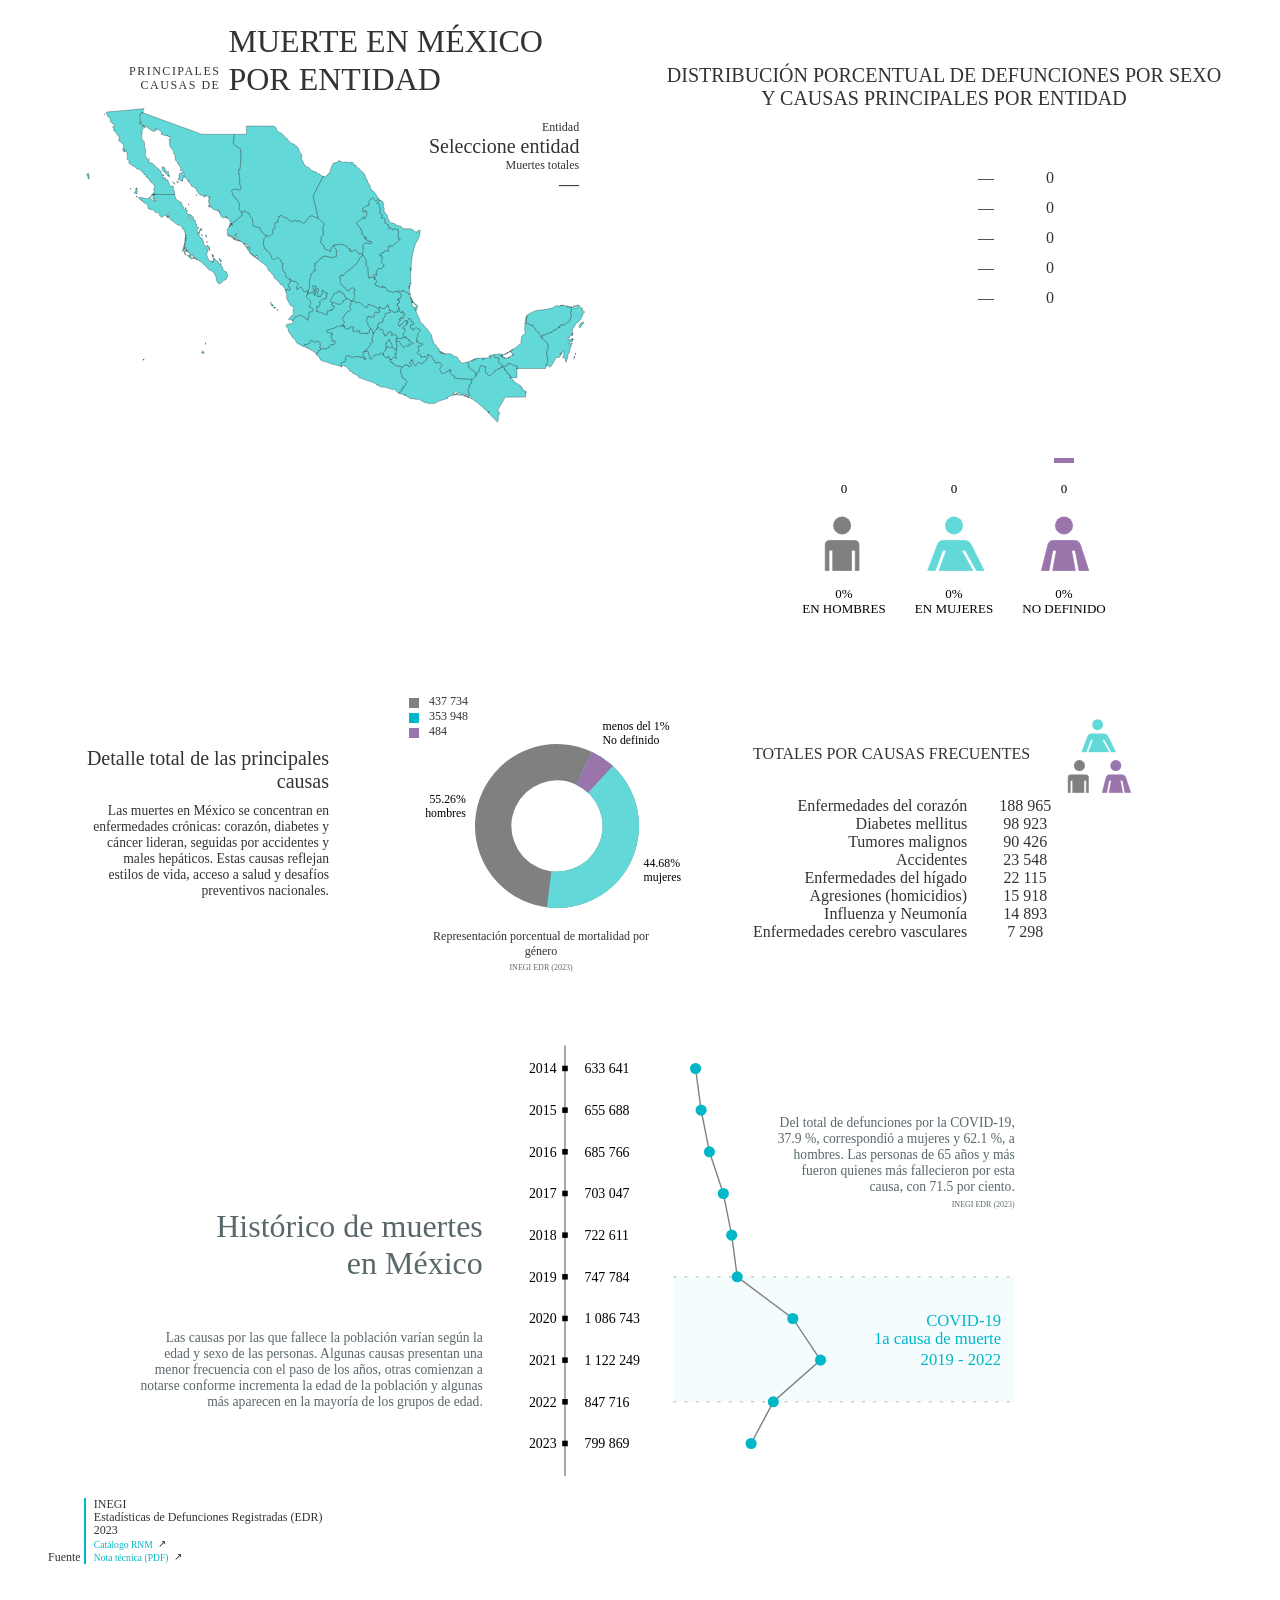
<file: index.html>
<!DOCTYPE html>
<html lang="es-MX">

<head>
  <meta charset="UTF-8">
  <meta name="viewport" content="width=device-width, initial-scale=1.0">
  <title>Causas de muerte en México por entidad</title>
  <meta name="description"
    content="Causas de muerte en México por entidad: visualización interactiva con totales, top 5 y distribución por género.">
  <meta property="og:title" content="Causas de muerte en México por entidad">
  <meta property="og:description"
    content="Visualización interactiva con totales, top 5 y distribución por género.">
  <meta property="og:type" content="website">
  <meta property="og:locale" content="es_MX">
  <link rel="icon" type="image/svg+xml" href="./image/favicon.svg">
  <script type="application/ld+json">
    {
      "@context": "https://schema.org",
      "@type": "WebPage",
      "name": "Causas de muerte en México por entidad",
      "inLanguage": "es-MX",
      "description": "Visualización interactiva con totales, top 5 y distribución por género."
    }
  </script>
  <script type="application/ld+json">
    {
      "@context": "https://schema.org",
      "@type": "Dataset",
      "name": "Estadísticas de Defunciones Registradas (EDR) 2023",
      "description": "Causas de muerte en México por entidad con totales y distribución por género.",
      "url": "https://www.inegi.org.mx/rnm/index.php/catalog/study/MEX-INEGI.ESD3.06-EDR-2023",
      "citation": "https://www.inegi.org.mx/contenidos/programas/edr/doc/defunciones_registradas_2023_nota_tecnica.pdf",
      "publisher": {
        "@type": "Organization",
        "name": "INEGI"
      },
      "inLanguage": "es-MX",
      "temporalCoverage": "2023"
    }
  </script>
  <link rel="stylesheet" href="ele09.css?v=3">

</head>

<body>
  <main>
    <div class="cntInfo">

    <!-- mapa y entidad -->
    <div class="cntIzq">
      <div class="tit">
        <h2>PRINCIPALES <br> CAUSAS DE</h2>
        <h1>MUERTE EN MÉXICO <br> POR ENTIDAD</h1>
      </div>
      <div class="entidad">
        <p>Entidad</p>
        <p id="entidadNombre"> Seleccione entidad</p>
        <p>Muertes totales</p>
        <p id="totalMuertes"> 00</p>
      </div>
      <div id="mapa">
        <svg class="mapasvg mapa" fill="#00d3e9" height="630" stroke="#ffffff" stroke-linecap="round" stroke-linejoin="round"
          stroke-width=".5" version="1.2" viewBox="0 0 1000 620" xmlns="http://www.w3.org/2000/svg"
          role="group" aria-labelledby="mapa-title mapa-desc">
          <title id="mapa-title">Mapa de México por entidad</title>
          <desc id="mapa-desc">Selecciona una entidad para ver las principales causas de muerte, totales y género.</desc>
          <g id="features">
            <path
              d="M147.3 35.9l0.1 0 1.1 0.4 11.7 4.3 11.8 4.3 11.7 4.3 11.8 4.3 11.7 4.3 11.8 4.2 11.7 4.3 11.8 4.3 1.4 0.5 1.5 0.6 1.5 0.5 1.5 0.6 1.4 0.6 1.5 0.5 1.5 0.6 1.5 0.5 0.8 0.3 1.7 0.2 1.7 0 1.2 0 1.2 0 1.2 0 1.3 0 1.2 0 1.2 0 1.2 0 1.3 0 1.2 0 1.2 0 1.2 0 1.3 0 1.2 0 1.2 0 1.3 0 1.2 0 1.2 0 1.2 0 1.3 0 1.2 0 1.2 0 1.2 0 1.3 0 1.2 0 1.2 0 1.2 0 1.3 0 1.2 0 1.2 0 1.2 0 1.3 0 1.2 0 1.2 0 1.3 0 1.2 0 1.2 0 1.2 0 1.3 0 1.2 0 1.2 0 1.2 0 1.3 0 1.2 0 1.2 0 0.6 0 0.6 0 1.3 0 0.4 0-0.3 2.7-0.4 2.9-0.3 2.8-0.4 2.9-0.1 1-0.2 1.1-0.1 1-0.1 1.1-0.2 0.7 0 0.6 0 0.4 0.4 0.5 1.7 1.4 1.6 1.3 1.6 1.4 1.7 1.4 0.4 0.3 0.6 0.3 0.5 0.2 0.6 0.1 0.9 0.3 0.7 0.4 0.7 0.5 0.7 0.7 0.6 0.5 0.3 0.4 0.2 0.6 0.1 0.8 0 1 0.1 1.1 0.1 1 0.1 1 0 0.4 0.1 0.3 0 0.3 0 0.3 0.2 2.1 0.2 2.1 0.1 2.1 0.2 2.1 0.1 0.5 0 0.5-0.1 0.4-0.2 0.4-0.2 0.5-0.2 0.5 0 0.6 0 0.7 0 0.1 0 0.1-0.1 0.7-0.1 0.7 0 0.7-0.1 0.6-0.2 2.7-0.2 2.7-0.2 2.6-0.2 2.7-0.1 0.8-0.1 0.8 0 0.7-0.1 0.8 0 0.6-0.1 0.4-0.2 0.2-0.5 0-0.5 0-0.5 0-0.5 0-0.5 0 0.2 1.7 0.2 1.6 0.1 1.6 0.2 1.7 0.2 1.8 0.3 1.8 0.2 1.8 0.2 1.9 0.1 1.3 0.2 1.4 0.2 1.3 0.1 1.3 0.1 0.4 0 0.4 0 0.4 0.1 0.3 0.1 0.3 0.2 0.3 0.1 0.4-0.1 0.3-0.2 0.9-0.4 1.2-0.3 1.1 0 0.9 0.3 0.9 0.3 1 0.3 1 0.3 1 0.3 0.6 0.2 0.7 0.3 0.7 0.2 0.7 0.2 0.6 0.4 0.9 0.2 0.8 0 0.5-0.6 0.6-0.6 0.6-0.6 0.6-0.7 0.6-0.4 0.2-0.5 0-0.5-0.2-0.4-0.1-1-0.3-1-0.2-1-0.3-1-0.2-1.5-0.3-1.3-0.1-1.4 0-1.5 0.1-0.7 0.2-0.5 0.2-0.5 0.4-0.5 0.5-0.6 0.5-0.5 0.5-0.3 0.6 0.2 0.7 0.9 2.2 0.9 2.2 0.9 2.2 0.9 2.2 0.2 0.4 0.4 0.3 0.3 0.3 0.4 0.2 0.5 0.3 0.5 0.3 0.5 0.2 0.5 0.3 0.3 0.6 0.2 0.7 0.1 0.7 0.4 0.6 0.8 0.6 0.8 0.7 0.7 0.7 0.8 0.6-0.3 0.4-0.1 0.4-0.1 0.5 0.1 0.5 0.6 0.7 0.6 0.6 0.6 0.6 0.8 0.5 0.5 0.3 0.3 0.4 0.1 0.5 0.1 0.6 0 0.7-0.1 0.6-0.2 0.7-0.1 0.6 0 0.6 0.2 0.5 0.3 0.6 0.2 0.5 0.1 0.9-0.3 0.7-0.5 0.6-0.5 0.7-0.2 0.8 0.1 0.8 0.3 0.6 0.4 0.7 0.6 1 0.6 1 0.7 1 0.6 0.9 0.4 0.4 0.3 0.2 0.4 0 0.5-0.1 0.3 0 0.2-0.1 0.2 0 0.2 0.2 0.1 0.4 0.2 0.3 0.1 0.4 0.2 0.3-0.2 0.8-0.3 0.8-0.2 0.8-0.2 0.8 0 0.6 0 0.8-0.1 0.7-0.2 0.4-1.4 1.2-1.4 1.2-1.5 1.2-1.4 1.2-2.8 2.4-2.8 2.3-2.9 2.3-2.9 2.2-0.2 0.2-0.2 0.1-0.1 0.1-0.2 0.2-0.3 0.5-0.5-1-0.8-0.5 0.1 0.1 0.1 0.2 0.1 0.1 0.1 0.3-0.6-0.2-0.3-0.1-0.3 0.1-0.8 0.9-0.3 0-0.1-0.4 0.4-2.3-0.1-1.3-0.3-1.2-0.7-0.8-1-1.5-1.3-0.9-0.8-1.3-0.9-0.8-0.8-0.3-0.8-0.1-0.3-0.2 0.4-0.1 0.5 0.2 0.7 0.2-0.2-0.6-0.2-0.1 0.2-0.3-0.2-0.4-0.5 0-0.4-0.1-0.2-0.3-0.1-0.5-0.3 0.2-0.3 0.3-0.2-0.6-0.5-0.1-0.3 0.4-0.3 0.3-0.1 0.4 0.3 0.1 0.3 0.1 0.3 0 0.1 0.2-0.1 0.2 0 0.3 0.5 0.3 0.3 0.1 0 0.2-1-0.5-2.2-0.4-1.2 0.1-0.4 0.3-0.1 0.3-0.8-0.1-0.9-0.4-1.3-0.5-0.4-0.4-1.4-1.5-0.7-1.1-0.2-1.2-0.2-1.1-0.4-0.7-0.4-1-0.1-0.4-0.3-0.5-0.9-1.5 0.1-0.3 0.2 0.4 0.8 1.3 0.6 0.5-0.7-1.8 0-0.7-0.2-1.4-1-1.2-0.4-0.4-0.5-0.2-0.5-0.1-0.5 0-0.2 0.1-0.2 0.1-0.2 0.2-0.2 0.2-0.2 0.3-0.3 0.3-0.8-0.7-1.7-0.5-1.2-0.3-0.7-0.2-0.7-0.1-0.7-0.2-0.7-0.1-0.9-0.6-0.5-0.2-1-1.2-0.9-1.2-1.3-0.9-0.4-0.3-1.1-0.2-0.6 0-0.1-0.3 0.9 0 0.8 0.1 0.8 0.1 0.4-0.3-0.6-0.5-0.7-0.9-0.3-0.4 0.1-0.2 0.1-0.2 0-0.2-0.4-0.2-0.1-0.1-0.2-0.2-0.6 0.4-0.3 0.2-0.3 0-0.3-0.1-0.1-0.3 0-0.8-0.1-0.8-0.9-0.5 0-2-0.3-1-0.8-2.1 0-1.1 0.3-0.5 0.5-0.2 0.6-0.1 0.3-0.5-0.1-0.5-0.3-0.1-0.4 0.2-0.2 0.4 0.2-1 0.2-0.3 0.4-0.2 0.3 0 0.3-0.1 0.2-0.4-1 0-0.5-0.3-0.1-0.4 0.4-0.8-0.4-0.1-0.3-0.2-0.1-0.4 0.2-0.4 0.2 0.3 0.2 0.1 0.1-0.2 0.2-0.6 0.1-0.1 0.3 0.1 1.4-0.3 0.4-0.3-0.1-0.6-0.6 0.2-1.7-0.7-0.7 0.1 0.4 0.3-0.2 0.2-0.4-0.1-0.9-0.6-0.5-0.2-2-0.5-1-0.1-1 0.1-1.1 0.2 0-0.2 0.3-0.1 0.9-0.4-0.2-0.4-0.1-0.3-0.1-0.3 0-0.4-0.1-0.4-0.4-0.2-0.3 0-0.2 0.4 0 0.9-0.1 0.5-0.3 0.5-0.6 0.6 0.5 0 0.2 0.1 0.1 0.3 0 0.4-0.1 0.4-0.3 0.6-0.2 0.2-0.2-0.3-0.1-0.1-0.7-0.9-0.1-0.1-0.5 0-0.2-0.1-0.1-0.2-0.1-0.2-0.1-0.1-0.2-0.2 0.3-0.3 0.2-0.1 0.3 0-0.5-0.5-0.6-0.6-0.7-0.3-0.6 0-0.6 0.2-0.5 0.6-0.8 0.1-0.5 0 0.1-0.3 0.2-0.2-0.3-0.4-0.4-0.2-0.3 0-0.4-0.5-0.8-0.2-0.4-0.5-0.4-0.5-0.6-0.8-0.9-0.2-0.4-0.7-0.5-0.6-0.5-1.2-1-1-0.2-1.5-0.2-0.3-0.1-0.1-0.4 0.1-0.2-0.1-0.1-0.1 0-0.2-0.3-0.5-0.1-0.7-0.1-0.3-1.3-1.2-0.4-0.5-0.2-0.7 0.2-0.4 0.3-0.3 0.1-0.6-1 0.2-1.2-0.4-2-0.7-1.9-1-0.7-0.2-0.6-0.2-0.3-0.1-0.5-1.3-0.5-1.3-0.5-1.4-4.6-4.5-0.6-0.9-0.3-0.3 0.2-0.2 0.3 0 0.3-0.2 0.6-0.4 0.2 0 0.2 0.3 0.2 0.4 0.1 0.2 0.3 0.1 0.2-0.1 0.1-0.3 0-0.4 0-0.3-0.3-0.6-0.5 0-0.5 0.1-0.7-0.1-0.8-0.7-0.4-0.6-1-0.4-0.8-0.2-0.1-0.7-0.4-0.1 0-0.4-0.4-0.4-0.6-0.5-0.2-0.5-0.3-0.4-0.1-0.2-0.3-0.1-0.4-0.1-0.6 0-0.5-0.1-0.1-0.2 0.3-0.2 0.2-0.3-0.1-0.3 0-0.3-0.4-1.3-0.1-0.8-0.4-0.1 0.1-0.3 0.3-0.5 0.2-0.4 0-0.3-0.3-0.7-0.5-0.6 0.1-0.3-0.5-0.4-0.5-0.3 0.4-1.3 0-0.8-0.4-0.9-0.4-1.1-0.7-0.5-1.4 0-0.3 0.1-0.2 0.2-0.1 0.1 0.1 0.3-0.1 0.4-0.2-0.2-0.5-0.6-1-0.4-0.5-0.4-0.3-1 0.4-1 0.6-1.3 0.2-0.6 0-0.8-0.2-0.4-0.6-0.1-0.4-0.3-0.3-0.3 0.1-0.7-0.1-0.6-1-0.9-1.1-1-0.8-1.9-0.1-0.4-0.2-0.4-0.5 0.1-0.6-0.7-0.2-0.5-0.2-1.3-0.4-0.7-0.5-0.6-0.3-0.5-0.6-1.9-0.3-0.5-0.5-0.3-0.2 0.1-0.5-0.2-0.6 0.3-0.4-0.3-0.2-0.5 0.4-0.5-0.2-0.6 0.3-1 0.1-0.8-0.2-0.5-0.3-0.4-0.3-0.6 0-0.6 0.2-1.8 0-1.8-0.4-0.9-0.4-0.6-0.5-0.5-0.3-0.4-0.6-0.4-0.2 0-0.3-0.1-0.3 0.3-0.1-0.2 0.3-0.6 0.1-1.1-0.1-1.4-0.2-1.3-0.4-0.9-1.3-1.5-2-2-1.6-2.5-1.1-2.1-1-3.7-0.4-1 0.5-1 0.3-2.2 0.1-1.3-0.1-1.1-0.9-2.4 0-0.5 0.2 0 0.2 0.3 0.1 0.4 0.3 0.7 0.4 1.1 0.2 0.1 0.2-0.3 0.6-1.1 0-1.6 0-1.5 0.2-1.1-0.6-0.6-0.7-1-0.7-0.5-0.8 0 0 0.3 0.5 0.2 0.3 0.2-0.1 0.3-0.5-0.2-0.5-0.3-1.2-0.7-0.3-0.8-0.4-0.4-0.3-0.9-0.4 0-0.4 0.2-0.4 0.1 0.3 0.5 0.3 0.2 0.4 0.2 0.3 0.2-0.4 0.1-1-0.3-4.5-0.8-1.4-0.4-1.9-0.3-0.3-0.7-0.7-0.2-1.1-0.1-0.6-0.5 0.2-0.2 0.5 0 0.3-0.2-0.3-1-0.5-1.8 0.1-1-0.8-1.1-1.5-1.1-1.3-0.6-0.5-0.5-0.8 0-1.3-0.7-0.8-0.4-0.2-0.6-0.8 0.3-0.4 0.1-0.4 0-0.5-0.5-0.2-1.3-0.4-0.3-0.1 0.5 0 1.8 0 0.3 0.2 0.3 0.2 0 0.2 0 0-0.1 0.3 0.4-0.1 0.1-0.3 0.1-0.4 0.6-0.1 0.4-0.3 0.2-0.4 0.1-0.1 0.3-0.2 0.2-0.1 0.2-0.3 0.4-1.2 0-1.3 0-1.2-0.1-1.4-0.6-0.7-0.6-0.8-0.3-0.8-0.4-0.3-0.3-0.4-0.5-0.4-0.2 0-0.5-1-0.4-1.5-0.9-0.5-0.4-0.5-0.1-0.4-0.6-0.9-0.3-1.4-1.4-1.2-1.5-0.6-0.1-2.1 0-0.2 0-0.3-0.2-0.5-0.6-0.1-0.1-0.3-0.1-0.6-0.5-0.3-0.1-1-0.1-0.3-0.1-0.4-0.4-0.7-1.1-0.4-0.2-0.6-0.1-1.6-1.3-0.1-0.7 0-0.8 0-0.8 0.1-0.9 0-0.5-0.1-0.4-0.2-0.4-0.2-0.4-0.2-0.2-0.3-0.2-0.2-0.1-0.1-0.2-0.1-0.5 0.3-0.5 0.3-0.5 0.1-0.7-0.3-1.4-0.5-1-0.6-1-0.8-1-0.2-0.2 0.1-0.5 0.5-0.7 0.6-0.4 0.5-0.6 0.3-0.8 0-0.6 0-0.6 0.1-0.6 0.2-0.7 0.4-0.9 0.6-0.6 0.6-0.3 1.5 0.1 0.6-0.1 0.3-0.3z m137.1 179.1l0.2 0 0.6 0.2 0.9 0.4 0.8 0.6 0.6 1-0.2 0-0.7-0.9-0.7-0.5-0.7-0.4-0.5-0.1-0.3-0.3z m-16-7.4l-0.1-1.3 0-0.8 0.2-0.7 0.2-0.4-0.2 1.3 0.1 1.4 0.6 0.6 1.3 0.5-0.1 0.5-1.6-0.6-0.4-0.5z m-48-47.2l-0.4 0.2-0.6 0.5-0.5-0.5-0.5-0.1-0.4 0.2-0.3-0.4-0.4-0.1-0.5-0.6-0.4-0.2-0.3 0.1-0.3-0.2-0.6 0.1-0.3-0.2 0-0.5-0.8-0.1-0.1-0.3-0.7-0.4-0.8-0.4-0.4-0.4-0.3 0-0.3-0.2 0.8-0.5 0.9-0.6 0.4-0.6 0.2-0.1 0.1-0.3 0.2-0.4 0.1-0.2 0.1-0.4-0.1-0.4-0.3-0.3-0.1-1.3 0.1-1.5 0.3-1.3 0.3-1.3 0.2-0.4 0.2-0.5 0.4-0.3 0.4-0.3 0.5 0.4 0.6 0 0.6-0.5 0.5-0.4 0.5-0.1 0.8 0 0.5-0.1 0.3-0.3 0.3-0.3 0.4-0.2-0.1 0.3-0.4 0.4 0.1 0.6 0.4 0.3 0 0.2-0.1 0.3 0 0.3-0.2 0.3 0.2 0.4-0.1 0.5 1 1.4 1.2 2.4-0.5 1.2-0.1 1-0.4 1.7-0.4 0.4 0.2 0.5-0.5 0.6-0.2 0.7-0.3 0.4-0.1 0.6 0.1 0.7 0.3 0.1 0.2 0.4-0.3 0.2-0.3-0.2z m-72.1-100.9l0.9 0.2 1.3 1.1 1.1 1.5 0.5 1-0.4 0-0.3-0.1-0.3-0.3-0.1-0.3-0.7 0.6-1.3-0.7-1-1.4 0.3-1.6z m159.5 182l0.1-0.6 0-1.7 0.3-0.3 0.6 0 0.5 0.2 0.4 0.2 0.2 0.6 0 0.2-0.3 0.2-0.5 0.4-0.6 0.4-0.6 0.3-0.1 0.1z m-1.8 0.9l0.1-0.3 0.6-1 0.1-0.6 0.1-0.3 0.2 0.1 0.1 0.4-0.3 0.7-0.2 0.1-0.2 0.3-0.1 0.2-0.1 0.2-0.1 0.1-0.1 0-0.1 0 0 0.1z m-60.2-55.9l-0.2-0.3 0.3-0.3 0.4 0.6 0.2 0.5-0.5-0.1-0.2-0.4z"
              id="MXSON" name="Sonora">
            </path>
            <path
              d="M147.3 35.9l-0.3 0.3-0.6 0.1-1.5-0.1-0.6 0.3-0.6 0.6-0.4 0.9-0.2 0.7-0.1 0.6 0 0.6 0 0.6-0.3 0.8-0.5 0.6-0.6 0.4-0.5 0.7-0.1 0.5 0.2 0.2 0.8 1 0.6 1 0.5 1 0.3 1.4-0.1 0.7-0.3 0.5-0.3 0.5 0.1 0.5 0.1 0.2 0.2 0.1 0.3 0.2 0.2 0.2 0.2 0.4 0.2 0.4 0.1 0.4 0 0.5-0.1 0.9 0 0.8 0 0.8 0.1 0.7-0.7-0.3-0.3-0.1-0.4 0-0.3-0.1-0.4-0.3-0.2-0.1-0.1-0.2 0-0.4-0.1-0.4-0.3-0.2-0.1 0.2 0 0.4 0.1 0.4 0.4 0.8 0.1 0.1 0.3 0.2 0.2 0.1 0.8 0.2 0.5 0.2 0.4 0.4 0.4 0.3 0.2 0.5 0.7 0.1 0.6 0.6 0.4 0.6 0.2 0.5 0.4 0.2 0.2 0.4 0.3 2.3 0.3 0.7 0.4 0.7 0.4 0.8-0.3 0.6-1 1.2-0.5 1.2-0.3 1.3 0 4.7-0.7 2 0.1 1.9-0.3 3-0.1 0.7 0.1 1.4 0.6 1 0.7 0.8 0.7 0.5 0 0.3-0.5 0.5 0 0.7 0.3 0.6 0.5 0.4 1.9 0.9 0.5 0.3 0.1 0.2 0 0.2 0.2 0.4 0 1.1 0 0.3 0.1 0.6-0.1 0.4 0.2 0.3 0.2 0.5-0.1 1.6 0.1 0.4 0.2 0.6-0.1 0.2-0.4 0.9 0.3 0.8 0.1 0.5-0.2 1.1 0.4 1.1 0.7 1 0.3 0.7 0.1 0.4 0 0.3 0 0.3 0.2 0.4 0.3 0.6 0 0.5-0.2 0.5 0 0.8 0.2 0.5-0.1 1-0.2 0.7 0.1 0.3-0.2 1.7-0.2 0.6-0.1 0.3 0.1 0.3 0.3 0.5-0.1 0.4-0.2 0.8-0.1 0.5-0.3 0.4 0.1 0.6 0.2 0.2 0.3 0.7 0.4 0.3 0 0.4 0.1 0.5 0.6 0.3 0.2 0.7 0.5 0.5 0 0.7 0.6 1.2 0.4 0.8 0.4 0.8 1.5 0.7 0.2 0.9 0.4 0.3 0.9 0.1 0.3 0.5 0.2 0.4-0.1 0.8 0.3 0.8 0.2 0.2-0.2 0-0.2 0.2 0 0.2 0.3 0.1 0.1 0.2 0 0.3 0.1 0.4 0.3 0.3 0.3 0.1 0.2 0 0.3 0.1 0.2 0.3 0 0.3 0.2 0.2 0.5 0.1 0.5 0 0.2 0 0.3-0.2 0-0.2 0.1-0.1-0.2 0-0.1-0.2 0.1-0.1 0.2 0 0-0.1 0.1-0.1 0.1 0 0.1 0 0.1 0 0.1 0.1 0.1 0.1 0.1 0 0.1 0.2 0.1-0.1 0.3 0 0.2 0.1 0.2 0.3 0.2 0 0 0.1 0.4 0.1 0.1 0.2 0.1 0.4 0.1 0.1 0.2 0.1 0.1 0.2 0.1 0 0.1 0.2 0.1 0.1 0.2 0.1 0.1 0.1 0.2 0.2 0 0.1 0.2-0.1 0.1 0 0.2 0.1 0 0.2 0.3 0.2 0 0.2 0.1 0 0.3 0.3 0.1 0.2 0.1 0.1 0.4 0.2 0.2 0.2 0.2 0 0.6 0.4 0.1 0.4 0 0.2 0.2 0.2 0.1 0.3 0.4 0.1 0.1 0 0.1 0.2 0.1 0.1 0 0.1 0.2 0.1 0.3 0 0.3 0 0.4 0.3 0.2 0.4 0.3 0.3 0.2 0.2 0.1 0.1 0.3 0.5 0.4 0.1 0.2 0.3 0.3 0.4 0.4 0.4 0.5 0.3 0.4 0.5 0.5 0.1 0.3 0.1 0.2 0.2 0 0.5 0.2 0.2 0.3 0 0.3 0.2 0.2 0.2 0.3 0.1 0.4 0.2 2.6 3 1 0.8 0.3 0.3 0.1 0.6 0.2 0.2 0.1 0.2-0.5 0.4-0.2 0.4-0.3 0.3 0.1 0.4 0.2 0.2 0.3 0.1-0.1 0.5 0.2 0.3 0.1 0 0.1 0.1 0.1 0.3 0.3 0 0.1 0 0 0.3 0.2 0.4 0.3 0.4 0.3 0.1 0.3 0.3 0.2 0.8 0.5 0.9 0.3 0.4-0.1 0.4-0.3 0.1-0.2 0.3-0.1 0.1-0.1 0.4 0 0.4 0.4 0.2 0.1 0.6 0 0.6-0.3 0.1 0 0.2 0.3 0.5 0.2 0.4 0.1 0.5 0.3 0.2 0 0.3 0.6 0.1 0.7-0.2 0.1-0.1-0.1-0.2 0.2-0.4-0.3-0.2-0.1-0.3 0.2-0.1-0.1-0.2 0.1-0.2 0.2-0.1 0.3 0.1 0.4 0.1 0.2-0.3 0.2-0.3 0.2 0.4 0 0.5 0.4 0.4 0.2-0.2 0-0.2 0.5-0.2 0.2 0.1-0.1 0.2-0.1 0.1-0.1 0.5 0.7 0.2 0 0.1-0.3 0.1 0 0.2 0.2 0.3 0.1 0.2 0.3 0.2-0.2 0.1-0.1 0.4 0 0.4-0.1 0.3 0.2 0.4 0.4 0.2-0.1 0.6 0.6 0 0.7-0.1 0.2-0.2 0.3-0.3 0.2-0.3 0.5-0.2 0.2-0.2 0.8 0.1 0.4 0.4 0.1 0.2 0.1 0.5 0.3 0.1 0.1 0.2-0.1 0.4 0.3 0.3 0 0.4-0.1 0.5 0.4 0.9 0.1 0.1 0.2 0.7 0.4 1.1 0.7 0.6 0.1 0.4-0.1 0.8 0.3 0.8 0.1 0.5 0.2 0.6-0.1 0.6 0.3 0.7 0.6 0.4 0.1 0.2 0.5 0.3 0.6 0.1 0.1 0.3 1 0.3 0.9 0 1.2-0.3 0.8-0.3 0.5 0.4-0.1 0.2 0.3 0.2 0 0.2-0.1 0.2 0 0.1 0.4 0.1 0.1-0.1 0.2-0.2 0.3 0 0 0.4 0 0.2-0.2 0.2-0.2 0.4 0.2 0.2 0.1 0.5-0.1 0.5-0.5 1.2-0.1 0.8 0.1 0.2-0.1 0.6 0.3 0.3 0.3 0.4 0.4 0.3 0 0.3 1 1 0.1 0.3 0.3 0 0.1 0.2-0.2 0.2-0.1 0.2-0.1 0.5-0.1 0.2-0.1 0.4-0.1 1 0.3 1.1 0.1 0.1 0.2 0.1 0 0.4-0.2 0.3-0.2 0.4 0 0.4 0.1 0.5 0.4 0.5 0.5 0 0.2 0.1-5 0-5.1 0-5.2 0-5.2 0-5.1-0.1-5.2 0-5.2 0.1-1.3 0 0.2-0.3 0.4-0.6 0.1-0.3-0.3-0.1-0.3-0.1-0.3-0.4-0.5-0.1-0.4 0.1 0-0.5 0-0.9-0.2-0.4-0.2-0.3 0.1-0.2 0.1-0.3 0.5-0.7 0.3-0.6 0.3-0.6 0.3-0.4-0.1-0.2-0.1-0.4-0.1-0.5-0.3-0.2-0.3 0-0.3 0.2-0.3-0.1-0.2-0.3-0.2-0.1 0.2-0.5 0.2-0.5 0.3-0.7 0.5-1.2 0.6-2 0.4-0.9 0.1-0.8-0.2-0.6-0.4-0.1-0.2-0.3 0.1-0.5 0-0.5-0.3-0.2-0.1-0.3-0.1-0.3-0.3-0.3-0.4-0.3-0.5-0.1-0.6 0.1-0.3-0.2 0-0.5 0.1-0.6 0-0.8-0.3-0.7-0.3-0.4-0.2-0.1-0.7 0-0.8 0.1-0.3 0.2-0.7-0.2-0.1-0.5 0.1 0 0-0.3-0.1-0.4-0.7-0.3-0.4-0.7-1-0.2 0-0.5 0-0.5-0.4-0.5 0-0.6-0.3-0.6-0.6 0.3-0.4-1.1 0.1-0.7-0.5-0.6-0.5 0-0.1-0.5-0.5-0.5-0.5-0.7-0.7-0.1-0.4 0.1-0.2 0.2-0.2 0-0.4-0.3-0.2-0.6-0.2-0.6-0.1-0.3-0.4 0-0.5 0.5-0.4-1.1 0.1-1.1-0.2-0.5-0.3-0.5-0.1-0.6-0.3-0.5-0.8-0.3-0.8-0.3-0.5 0.6-0.5-0.7-0.1-0.8-0.2-0.4-0.2-0.7-0.1-0.4-0.2-0.2-1-0.1-1.2-1.2-0.7-0.9-0.8-0.9-1.3-1.5-1.3-1.5-3.8-1.4-2.4-0.3-1.3-2-1.5-1.3-2.5-0.9-1.5-1.3-0.8-0.8-0.7-0.2-0.7 0.5-0.5-0.5-0.5-0.3-0.4-0.6-0.7-0.5-0.6-0.8-0.8-0.1-2.2-2 0.1-0.7 0.2-0.8 0.1-1-0.2-0.7-0.1-0.5-0.1-1-0.6-0.7-0.3-0.5-0.4-0.4-0.5-0.2-1.3-0.1-0.1-0.4 0.6-2.3 0.2-1.8-0.2-1.1-0.1-0.2-0.3-0.4 0-0.3 0-0.4 0.2-1.1-0.1-1.4-0.2-1.5-0.5-1.1-0.4-1-0.8-0.7-0.9-0.6-1-0.5-1.2 0 0.8-0.7 0.3-0.4 0.1-0.5-0.2-0.5-0.4-0.5-0.6-0.4-0.4-0.2 0.2 0.5 0.3 0.4 0.2 0.4 0.1 0.5-0.3 0.3-0.4 0.1-0.1-0.3-0.4-0.3-0.2 0.2-0.2 0.3 0 0.3 0.3 0.1 0.3 0.4 0.1 0.7 0.3 1-0.7 0-0.2-1.1-0.5-1.6-0.6-1.3 0.6-4.9-0.2-3.5-0.5-1.7-0.1-0.7-0.3-0.3-1.1-0.2-1.3-1.3-0.7-0.1-0.7-1-0.5-0.8-0.2-0.4-0.7-1-0.5-0.3-1.2 0.4-0.8-0.1-0.1-1.1 0.4-1.3 0.2-2.1 0.3-2-0.9-2.3-3.3-4-1.2-2.3-0.3-0.5-0.2-0.1-0.5-0.6-0.2-0.2-0.4-0.2-0.6-0.5-0.4-0.1-0.3-0.2-0.1-0.2 0-0.3-0.2-0.3-1.1-0.9-0.2-0.3-0.6-0.5-0.2-0.5 0.1-0.4-0.1 0 0.4-0.1 0.7 0.1-0.6-0.8 0.1-0.5 0.1-0.5 0.3-0.9-0.3-0.7-0.3-0.6-0.2-0.2-0.5-0.2-0.7-0.1-0.7-0.9-0.3-0.5 1.2 0.3 0.9 0.6 0.5 0.1 0.5-0.4 0.4-0.6 0.3-0.6 0.2-1 0-0.7 0-0.7-0.2-0.5-1.1-0.2-0.6-0.2-0.5-0.7-0.7-0.4-0.5-0.1-0.5-0.2 0-0.8-0.1-1.1-0.3-0.4-1 0-1.1-0.3-0.7-0.9-0.3-0.7-0.1-1.2-0.2-2.1-0.5-1.6-0.5-1.4-0.3-0.5-0.5-0.4-0.5-0.3-1.2-0.3-0.5-0.4-1.4-3.2-0.4-1.2-0.5-1.1-0.4-0.6 0-0.6-0.1-0.6 0-0.8 0-0.3 0-0.3 2.3-0.2 2.1-0.2 2.1-0.2 2.1-0.2 2.1-0.2 2.1-0.1 2.1-0.2 2.2-0.2 2.1-0.2 2.1-0.2 2.1-0.2 2.1-0.2 2.1-0.2 2.1-0.2 2.1-0.1 2.1-0.2 2.2-0.2 2.1-0.2 2.1-0.2 2.1-0.2 2.1-0.2 2.1-0.2 2.1-0.2 2.1-0.2 2.1-0.1 2.2-0.2 2.1-0.2 2.1-0.2 2.1-0.2 2.1-0.2 2.1-0.2 2.1-0.2 1.2-0.1 0 0.1-0.2 0.8-0.3 0.6-0.3 0.6-0.2 0.2-0.7 0.6-0.1 0.3-0.5 0.9 0.3 0.7-0.1 0.7-0.4 1.4-0.3 0.4z m-10.7 138.5l0.3 0.8 0.3 0.2-0.1 0.4 0.2 0.4 0.2 0.8-0.3 0.9 0 0.7 0.4 0.6 0.1 0.7-0.1 0.7 0.1 0.3-0.2 0.4-0.4 0.1 0 0.3-0.3 0.3 0.1 0.4-0.1 0.3 0.1 0.5-0.1 0.5 0.2 0.5-0.1 0.2 0 0.2-0.2-0.1-0.1-0.1-0.4-0.1-0.3 0.2-0.3 0.1-0.2-0.3-0.3 0.1-0.2-0.2-0.3-1-0.5-0.6-0.7-0.2-0.5 0.3-0.4 0-0.3 0.5-0.3-0.4 0.2-1.1 0.5-0.3 1.7-2.1 1-1.4-0.5-1-0.2-1.1 0.2-1 0.2-1 0.4-0.4 0.6-0.2 0.7 0.5-0.1 0.7z m66-11l1 0.2 1.6 1.1 0.4 0.5 0.2 0.2 0.1 0.2 0.5 0.2 0.1 0.3 0.2 0.1-0.3 0.3-0.3 0.2-0.2-0.2-0.1-0.1-0.2 0-0.2-0.8-0.4-0.3-0.5-0.2-0.4-0.5-0.7-0.1 0-0.2-0.1-0.2-0.2-0.2-0.2-0.3-0.3-0.2z m8.1-1.6l0.3-0.1 0.2-0.1 0.7 0.1 0.4-0.2 0.3 0.2 0 0.4 0.1 0.2-0.1 0.3 0 0.5-0.2 0.5-0.5 0.1-0.7-0.2-0.3 0.2 0.1-0.3-0.3-0.9 0-0.7z m-15.1-11.1l0.4 0.1 0.2 0.2 0.4 0.1-0.4 0.9 0.1 0.4 0 0.9-0.3 0-0.3-0.5-0.3-0.1-0.4-0.5-0.9-0.3-0.2-0.6-0.5-0.3-0.4-0.1-0.4-0.4-0.2-0.4-0.2-0.2-0.2-0.5-0.3-0.4-0.5-0.6-0.3-0.3-0.3-0.1-0.2-0.3-0.4-0.2-0.6-0.3-0.2-0.5-0.7-0.4-0.6-0.4-0.7-1.1 0.1-0.3-0.2-0.4-0.4-0.5-0.5 0.1-0.5 0-0.4-0.3-0.2-0.4 0-0.6-0.2-0.3-0.4-0.3-0.2-0.5-0.2-0.1-0.1-0.4-0.5-0.4 0-0.3-0.3-0.4-0.5-0.3-0.2-0.8 0.2-0.8 0.4-0.7 0.3-1-0.2-0.5 0-0.5 0.3-0.2 0 0.2 0.3 0.2 0.4-0.2 0.3-0.2 0-0.2 0.4 0 0 0.4 0.3 0.1 0.7 0.1 0.4 0.4 0.9 0.9 0.3 0.9 0.7 0.2 0.1 0.3 0.2 0.3 0 0.2 0.4 0.5 0.3 0.6-0.1 0.3 0.4 0.3-0.3 0.3-0.3 0.4-0.1 0.6 0.1 0.3 0 0.8 0.8 0.5 1.1 0.2 0.2 0.3 0.4 0 0.2-0.3 0.4 0 0.2 0.1 0.5-0.1 0.5 0 0.5 0.1 0.6-0.1 0.4 0.4-0.3 0.6 0.1 0.7 0.2 0.4-0.1 0.6 0 0.4 0.2 0.2-0.1 0.4-0.1 0.7 0 0.9 0.1 0.3 0.3 0.6 0.1 0.3 0 0.3 0.2 0.5 0.3 0.1z m-27.6 34.8l-0.2-0.5-0.3 0.1-0.2-0.1 0.1-0.3 0.4-0.2 0.4 0.2 0.4 0.5 0.2 0.3-0.8 0z m-3.1 0l0.6-0.7 0.9-1.3 0.6-0.7 0.4-0.1 0.2 0.8-0.1 0.6-0.5 0.4-0.3 0.3-0.1 0.3-0.1 0.2 0.1 0.2-1.7 0z m-116.1-35.6l0.7 0.9 0.2 1.5-0.2 0.7 0.2 1.2-0.1 1.4-0.8 1-0.5 0-0.4 0.2-0.2 0 0.1 0.3-0.3-0.2 0.1-0.4 0.3-0.2-0.3-0.7-0.1-0.5 0.1-0.6-0.2-0.6-0.4-0.5 0.3-0.5-0.3-0.9-0.2-0.5-0.4-0.4-0.6-0.5 0-0.5-0.2-0.5-0.1-0.5 0.1-0.6 0.2-0.6 0.6-0.4 0.8-0.3 0.3-0.5 0.7-0.1 0.5 0.3-0.5 0.5-0.3 0.4-0.1 0.5 0.2 0.7 0.4 0.6 0.4 0.3z m76.3 25.3l0.2 0.2 0.2-0.1 0.4 0 0.1 0.2-0.4 0-0.1 0.2-0.3 0.1-0.3-0.2-0.1-0.2 0.1-0.2 0.2 0z m59.6-25.5l0.2 0 0.2 0.1 0 0.1-0.1 0.2 0 0.1 0.1 0.1 0 0.2 0 0.3 0.1 0.2 0 0.2 0.1 0 0 0.2 0.2 0.1 0 0.1-0.3 0-0.2-0.1 0.1-0.1-0.1-0.2-0.2-0.1 0.1-0.2 0.1-0.1-0.2-0.1 0-0.2 0-0.2-0.2-0.1 0-0.2-0.2-0.2 0.3-0.1z m-25.8-29.4l0.4 0 0.1 0.6 0.1 0.3-0.3 0-0.4-0.2 0.1-0.4 0-0.3z m-48.7-17l0.1 0.1 0.2 0.2 0 0.2-0.3 0-0.3-0.1 0-0.2 0.3-0.2z m-32.7-64.7l0.1 0 0.1 0.2 0.1 0.3 0.1 0.3 0 0.3-0.1 0-0.1-0.4-0.1-0.3-0.1-0.1 0-0.3z"
              id="MXBCN" name="Baja California">
            </path>
            <path
              d="M329.7 218.5l-0.2-0.3-0.1-0.4-0.2-0.3-0.1-0.4-0.2-0.2-0.2 0-0.2 0.1-0.3 0-0.5 0.1-0.4 0-0.3-0.2-0.4-0.4-0.6-0.9-0.7-1-0.6-1-0.6-1-0.4-0.7-0.3-0.6-0.1-0.8 0.2-0.8 0.5-0.7 0.5-0.6 0.3-0.7-0.1-0.9-0.2-0.5-0.3-0.6-0.2-0.5 0-0.6 0.1-0.6 0.2-0.7 0.1-0.6 0-0.7-0.1-0.6-0.1-0.5-0.3-0.4-0.5-0.3-0.8-0.5-0.6-0.6-0.6-0.6-0.6-0.7-0.1-0.5 0.1-0.5 0.1-0.4 0.3-0.4-0.8-0.6-0.7-0.7-0.8-0.7-0.8-0.6-0.4-0.6-0.1-0.7-0.2-0.7-0.3-0.6-0.5-0.3-0.5-0.2-0.5-0.3-0.5-0.3-0.4-0.2-0.3-0.3-0.4-0.3-0.2-0.4-0.9-2.2-0.9-2.2-0.9-2.2-0.9-2.2-0.2-0.7 0.3-0.6 0.5-0.5 0.6-0.5 0.5-0.5 0.5-0.4 0.5-0.2 0.7-0.2 1.5-0.1 1.4 0 1.3 0.1 1.5 0.3 1 0.2 1 0.3 1 0.2 1 0.3 0.4 0.1 0.5 0.2 0.5 0 0.4-0.2 0.7-0.6 0.6-0.6 0.6-0.6 0.6-0.6 0-0.5-0.2-0.8-0.4-0.9-0.2-0.6-0.2-0.7-0.3-0.7-0.2-0.7-0.3-0.6-0.3-1-0.3-1-0.3-1-0.3-0.9 0-0.9 0.3-1.1 0.4-1.2 0.2-0.9 0.1-0.3-0.1-0.4-0.2-0.3-0.1-0.3-0.1-0.3 0-0.4 0-0.4-0.1-0.4-0.1-1.3-0.2-1.3-0.2-1.4-0.1-1.3-0.2-1.9-0.2-1.8-0.3-1.8-0.2-1.8-0.2-1.7-0.1-1.6-0.2-1.6-0.2-1.7 0.5 0 0.5 0 0.5 0 0.5 0 0.5 0 0.2-0.2 0.1-0.4 0-0.6 0.1-0.8 0-0.7 0.1-0.8 0.1-0.8 0.2-2.7 0.2-2.6 0.2-2.7 0.2-2.7 0.1-0.6 0-0.7 0.1-0.7 0.1-0.7 0-0.1 0-0.1 0-0.7 0-0.6 0.2-0.5 0.2-0.5 0.2-0.4 0.1-0.4 0-0.5-0.1-0.5-0.2-2.1-0.1-2.1-0.2-2.1-0.2-2.1 0-0.3 0-0.3-0.1-0.3 0-0.4-0.1-1-0.1-1-0.1-1.1 0-1-0.1-0.8-0.2-0.6-0.3-0.4-0.6-0.5-0.7-0.7-0.7-0.5-0.7-0.4-0.9-0.3-0.6-0.1-0.5-0.2-0.6-0.3-0.4-0.3-1.7-1.4-1.6-1.4-1.6-1.3-1.7-1.4-0.4-0.5 0-0.4 0-0.6 0.2-0.7 0.1-1.1 0.1-1 0.2-1.1 0.1-1 0.4-2.9 0.3-2.8 0.4-2.9 0.3-2.7 0.8 0 1.2 0 1.2 0 1.3 0 1.2 0 1.2 0 1.3 0 1.2 0 1.2 0 1.2 0 1.3 0 1.2 0 1.2 0 1.2 0 1.3 0 1.2 0 1.2 0 1.2 0 0-0.2 0-0.2 0-0.3 0-0.2 0-0.2 0-0.3 0-0.2 0-0.3 0-0.2 0-0.2 0-0.3 0-0.2 0-0.2 0-0.3 0-0.2 0-0.3 0-0.2 0-0.2 0-0.3 0-0.2 0-0.2 0-0.3 0-0.2 0-0.2 0-0.3 0-0.2 0-0.3 0-0.2 0-0.2 0-0.3 0-0.2 0-0.2 0-0.3 0-0.2 0-0.3 0-0.2 0-0.2 0-0.3 0-0.2 0-0.2 0-0.3 0-0.2 0-0.2 0-0.3 0-0.2 0-0.3 0-0.2 0-0.2 0-0.3 0-0.2 0-0.2 0-0.3 0-0.2 0-0.3 0-0.2 0-0.2 0-0.3 0-0.2 0-0.2 0-0.3 0-0.2 0-0.3 0-0.2 0-0.2 0.8 0 0.7 0 0.8 0 0.7 0 0.7 0 0.8 0 0.7 0 0.8 0 0.7 0 0.8 0 0.7 0 0.7 0 0.8 0 0.7 0 0.8 0 0.7 0 0.8 0 0.7 0 0.7 0 0.8 0 0.7 0 0.8 0 0.7 0 0.8 0 0.7 0 0.7 0 0.8 0 0.7 0 0.8 0 0.7 0 0.8 0 0.7 0 0.7 0 0.8 0 0.7 0 0.8 0 0.7 0 0.8 0 0.7 0 0.7 0 0.8 0.1 0.7 0 0.8 0 0.7 0 0.8 0 0.7 0 0.7 0 0.8 0 0.7 0 0.8 0 0.7 0 0.8 0 0.7 0 0.7 0 0.8 0 0.7 0 0.8 0 0.7 0 0.8 0 0.7 0 0.7 0 0.8 0 0.7 0 0.8 0 1.2 0 0.3 0.1 0.1 0.2 0.3 0.2 0.5 0.1 1.3-0.1 1.1 0.4 0.9 1 0.8 1.2 0.6 1.1 0.7 2.3 0.3 0.6 1.2 1.5 0.3 0.5 0.1 0.3 0.1 0.2 0 0.2 0.2 0.2 1 0.6 0.3 0.4 0.7 0.3 1.2 0.3 0.9 0.6 0.6 0.2 0.7 0.1 0.5 0.2 1.2 0.9 0.4 0.3 0.2 0.3 0.2 0.6 0.2 0.3 0.5 0.3 0.4 0.2 0 0.2 0.5 0.1 0.5 0.4 2.2 2.6 0.2 0.7 0.3 0.4 2.2 1.4 0.4 0.2 0.3 0.1 0.6 0.8 0.6 0.5 0.5 0.3 0.5 0.3 0.3 0.7 0.4 1.2 0.3 0.4 0.7 0.4 1 1.2 2.3 1.8 1.1 1.4 0.4 0.3 0.8 0.2 1.7 0.9 0.2 0.1 0.1 0.2 0.2 0.2 0.3 0.2 0.1-0.1 0.1 0 0.2-0.3 0.1 0 0.4 0.1 0.1 0 0.2 0.1 0.3 0.5 0.3 0.1 0.3 0 0.2 0.1 0.2 0.3 0 0.3 0.1 0 0.1 0 0.4 0.5 0.2-0.3 1.3 1.6 0.6 0.3 0.5 0.1 0.6 0.3 0.6 0.4 0.4 0.5 0 0.4 0.1 0.3 0 0.4 0.2 0.3 0.3 0.1 0.9 0.1 0.2 0.1 0.2 0.4 0.9 1 0.3 0.6 0.1 0.3 0 0.7 0.1 0.4 0.5 0.2 0.1 0.2 0 0.2-0.2 0.4 0 0.2 0 0.4 0.3 0.4 0.1 0.4-0.1 0.5 0 0.2 0 0.1 0.3 0.4 0.2 0.3 0.4 0.2 0.1 0.2 0.1 0.3 0 0.4 0.1 0.3 0.1 0.1 0.6 0.4 0.4 0.8 0.4 0.9 0.3 0.7 0.2 0.1 0.5 0.3 0.3 0.2 0.6 1.2 0.4 0.5 0.1 0.8-0.1 1.2-0.1 0.8-0.4 1.1-0.1 0.7 0.1 0.8 0.5 1.8 0 0.3-0.1 0.5 0.1 0.4 0.1 0.1 0.4 0.5 0.1 0.1 0.1 0.4 0.5 0.6 0.4 1.6 0.1 0.3 0.6 0.6 0.5 0.4 0.4 0.5 0.2 1.4 0.5 0.9 0.2 0.5 0.1 0.5 0 0.3 0.1 0.3 0.4 0.5 1.4 0.9 0.4 0.4 0.1 0.2 0.1 0.3 0.1 0.3 0.2 0.2 0.2 0 2.3 1.5 0.3 0.5 0.5-0.3 0.8 0 0.8 0.2 0.4 0.6 0.7 0.5 0.3 0.1 0.1 0.2 0.6 1.2 0.9 1 0.6 0.5 1 0.5 1.4 1.6 1.1 0.6 2.6 0.9 1.8 0.4 2 0.1 0.3 0.1 0.3 0.2 0.2 0.4-0.3 0.7 0.2 0.2 0.4 0.1 0.2 0.1 1.4 1.2 0.8 0.4 2.5 0.6 0.8 0 0.2 0 0.3 0.2 0.1 0.2 0.1 0.3 0.1 0.3 1.5 1.4 1.2 0.7 0.4 0.1 0.2 0.2 0.8 0.8 0.5 0.1 0.3-0.2 0.2-0.3 0.3 0 0.4 0.5 0.1-0.1 0.4-0.1 0 0.2-2.3 4.6-2.4 4.6-2.4 4.6-2.3 4.5-0.9 1.8-0.9 1.7-0.8 1.7-0.9 1.7-1.2 2.4-1.2 2.3-1.2 2.3-1.3 2.3-0.9 1.6 0.2 1.1 0.2 0.7 0.1 0.7 0.2 0.7 0.3 1.5 0.4 1.4 0.3 1.5 0.3 1.5 1.5 6.2 1.5 6.2 1.5 6.3 1.5 6.2 0.4 1.8 0.4 1.8 0.4 1.8 0.4 1.8-2.2-0.9-2.3-1-2.2-0.9-2.3-0.9-0.7-0.3-0.6-0.2-0.7-0.1-0.7 0.1-1.1 0-1.2 0.1-1.1 0.1-1.1 0.4-1.2 1.1-1.1 1.3-0.9 1.5-1 1.4-1.3 1.8-1.3 1.7-1.3 1.8-1.3 1.7-1.1 1-1.1-0.3-1.2-1-1-0.9-1.4-1.1-1.6-0.8-1.6-0.5-1.7-0.4-0.7-0.1-0.7-0.1-0.7-0.1-0.6 0.1-0.4 0.4-0.4 0.6-0.3 0.4-0.5-0.3-0.4-0.5-0.7-1-0.6-0.8-0.4-0.4-0.8 0.5-0.8 0.4-0.8 0.4-0.9 0.4-0.5 0.3-0.9 0.5-0.8 0.4-0.6 0.1-0.8-0.4-0.8-0.5-0.9-0.4-0.8-0.5-0.8-0.5-0.8-0.4-0.8-0.5-0.8-0.4-0.7-0.5-0.5-0.5-0.5-0.6-0.6-0.6-0.4-0.7-0.4-0.7-0.5-0.5-0.7 0.1-0.7 0.2-0.8 0-0.7-0.1-0.8 0-1.2-0.7-1.1-0.8-1.1-1-1.1-0.8-0.5-0.4-0.4-0.3-0.4-0.3-0.5-0.4-0.1 0.3-0.2 0.2-0.2 0.2-0.1 0.3-0.3 0.6-0.3 0.6-0.3 0.6-0.3 0.6-0.3-0.4-0.4-0.5-0.4-0.2-0.4 0.2-0.4 0.7-0.1 0.9 0 0.9 0 0.8 0 0.4-0.1 0.4 0 0.5-0.2 0.2-0.4 0.3-0.6 0.5-0.4 0.4-0.1 0.5 0.2 0.7 0.2 0.6 0.2 0.7 0.2 0.6 0.1 0.7-0.1 0.4-0.3 0.3-0.6 0.2-1.3 0.4-1.2 0.4-1.3 0.4-1.2 0.3-0.9 0.7-0.1 0.9 0.3 1 0.4 1 0.4 1 0.5 1.1 0.2 1.2-0.1 1.1-0.2 0.7-0.2 0.7-0.2 0.6-0.4 0.6-0.4 0.4-0.5 0.1-0.5-0.1-0.6 0-0.9 0.5-0.3 1-0.1 1.1 0 1.2 0 0.9-0.1 0.9 0 0.8-0.1 0.9-0.1 0.6-0.2 0.4-0.4 0.3-0.4 0.4-0.1 0.1-0.2 0.1-0.1 0.1-0.1 0.1-0.6 0.5-0.5 0.5-0.5 0.5-0.6 0.4-0.5 0.5-0.5 0.6-0.6 0.5-0.5 0.4-0.6 0-0.6 0-0.7-0.2-0.5-0.1-0.8-0.1-0.8-0.1-0.9 0-0.8-0.1-0.8-0.7-0.8-0.6-0.9-0.5-0.9-0.5-0.6-0.5-0.5-0.7-0.4-0.7-0.5-0.7-0.7-0.6-0.7-0.5-0.8-0.5-0.8-0.4-0.4-0.1-0.3-0.1-0.1-0.2-0.1-0.5 0-0.4-0.1-0.4-0.1-0.5-0.1-0.4-0.2-0.4-0.3-0.1-0.4-0.1-0.3-0.3 0-0.1-0.1-0.2 0-0.3-0.1-0.2-0.1-0.5-0.1-0.5-0.1-0.5-0.1-0.5-0.3-0.9-0.5-0.8-0.6-0.5-0.9-0.2-1.9-0.4-2-0.4-1.9-0.5-2-0.4-0.3 0-0.3-0.1-0.3-0.1-0.3 0-0.9-0.2-0.5-0.2-0.2-0.5-0.2-0.9-0.2-1.4-0.2-1.5-0.1-1.4-0.2-1.5-0.2-1.7-0.1-2-0.3-1.9-0.5-1.5-0.5-0.6-0.6-0.6-0.6-0.7-0.6-0.7-0.6-0.9-0.6-0.9-0.7-1-0.4-1 0-0.8 0-0.9-0.2-0.7-0.7-0.3-1.4-0.3-1.6-0.3-1.4-0.7-0.9-1.2-0.3-0.6-0.4-0.5-0.4-0.3-0.6-0.1-0.7 0.1-0.7 0-0.7-0.2-0.3-0.6-0.6 0.8-0.7 0.8-0.6 0.8-0.8 0.7z"
              id="MXCHH" name="Chihuahua">
            </path>
            <path
              d="M468.6 229.3l-0.4-1.8-0.4-1.8-0.4-1.8-0.4-1.8-1.5-6.2-1.5-6.3-1.5-6.2-1.5-6.2-0.3-1.5-0.3-1.5-0.4-1.4-0.3-1.5-0.2-0.7-0.1-0.7-0.2-0.7-0.2-1.1 0.9-1.6 1.3-2.3 1.2-2.3 1.2-2.3 1.2-2.4 0.9-1.7 0.8-1.7 0.9-1.7 0.9-1.8 2.3-4.5 2.4-4.6 2.4-4.6 2.3-4.6-0.1 0.5 0.4 0.2 1.7 0 1.6 0.4 1.1 0.2 0.7-0.4 0.4-0.8 0.1-1.2 0.3-0.1 0.1 0.1 0.2-0.6 0.1-0.3 0.3-0.2 1.1-0.6 0.2-0.2 0.3-0.3 0.8-1.7 0.5-0.5 0.6 0.3 0.2-0.2 1.3-1 0.8-0.2 0.3-0.1-0.3-0.4-0.7-0.4-0.2-0.4 0-0.4 0.4-1.2 0-0.6 0.1-0.4 0.2-0.2 0.3-0.3 0.2-0.1 0.1 0.1 0.2-0.1 0.3-0.1 0-0.2-0.2-0.4 0-0.2 0.3-0.5 0-0.3-0.1-0.4-0.1-0.4 0.1-0.4 0.1-0.4 0.2-0.3 0.9-2.4 0.3-0.2 0.1-0.3-0.1-0.4 0.3-0.1 0-0.2-0.1-0.4 0.3-0.1 0.2-0.2 0.3-0.6 0-0.1 0.4-0.9 0.2 0 0.1-0.5 0.8-1.4 0.1-0.4 0-0.3 0.1-0.2 0.2-0.3 0.2 0 1.1 0 0.5-0.1 1-0.6 0.6-0.2 0.1 0.1 0.1 0.3 0.2 0.1 0.2 0 0.1-0.1 0-0.1 0.3-0.2 0.2-0.5 0.3 0 3.1 0.2 0-0.1 0.7-1 0.1-0.3 0.1-0.9 0.1-0.3 0.2-0.3 0.4 0 0.3-0.2 0.3-0.6 0.2-0.1 0.6 0.1 0.4 0.4 0.3 0.3 0.5-0.2 0.2 0.6 0.4 0.2 1 0.1 1.3 0.8 0.4 0.2 1 0.5 2.7-0.3 0.8 0.2 0.4-0.4 0.5 0.1 0.4 0.3 0.4 0.2 0.2 0 0.3 0 0.3-0.1 0.2-0.2 0.2-0.1 0.3 0 0.5 0.2 1 0 0.3-0.2 0.2 0 0.1 0.3 0.2 0.2 4.7 0.7 1.5-0.2 0.4-0.2 0.4-0.3 0.1-0.7 0.1-0.1 0.2 0.1 0.2 0.2 0.1 0.3-0.1 0.2-0.2 0.6-0.1 0.2 0.6 0.2 0.4-0.3 0.5-0.4 0.5-0.2 0.3 0.1 0.2 0.5 0.3 0.1 0.3 0.1 0.3-0.1 0.3-0.1 0.2-0.1-0.1 0.4 0.1 0.4 0.2 0.4 0.5 0.8 0.1 0.5 0.4 0.8 0.2 0.3 0.2 0.3 0.4 0.2 0.8 0 0.2 0.1 0 0.6-0.3 0.7 0 0.4 0.3 0.2 0.5-0.5 0.7-0.4 0.7-0.1 0.5 0.4 0 0.9-0.2 1 0.1 0.4 0.2 0.3 0.4 0.1 0.3 0 0.2 0.2 0.6 0.7 0.8 0.5 1.9 0.6 0.9 0.3 0.2 0.6 0.1 0.9 0.1 0.5 0.2 0.3 0.2 0.3 0.3 0.3 0.3 0.2 2.1 0.9 0.7 0.7 0.5 0.7 0.3 0.2 1.3 0.6 0.6 0.5 0.4 0.4 0.6 1.2-0.2 0.7 0.2 0.4 1.5 1.3 0.1 0.1 0.1 0.3 0.3 0 0.4 0.1 0.3 0.1 0.2 0.5 0.2 1.9 0.6 1.3 0.1 0.6-0.2 0.7 0.2 0.2 0.1 0.3 0 0.4 0 0.4 0.2 0.2 0.3 0.3 0.4 0.3 0.1 0.5 0.1 0.2 0.4 0.2 0.2 0.1 0.1 0.2-0.2 0.5 0.1 0.2 0.2 0.1 0.4 0 0.2 0.1 0.1 0.2 0.2 0.3 0.1 0.2 0.2 0.3 0.7 3.2 0.3 0.7 1.1 1.4 0 0.6 0.3 0.2 0.7 0.3 0.2 0.3 0.2 0.3-0.1 0.8 0 0.3 0.4 0.7 0.6 0.4 1.2 0.5-0.8 0.4-0.2 0.2 0.1 0.4 0.2 0.3 0.2 0.2 0.1 0.1 0.1 1.2 0.3 1.2 0.8 1.1 0.5 0.7 0 0.5-0.2 0.6 0.3 0.7 0.5 0.5 0.5 0.4 0.8 0.1 0.2 0.1 0 0.3 0.1 0.4 0.1 0.4 0.2 0.2 0.5 0.1 2.8 1.5 0.5 0.5 0.3 0.7 0 0.5 0.1 0.2 0.4 0.4 0.4 0.4 0.2 0 0 0.2-0.1 0.2 0 0.2 0.1 0.6 0.2 0.4 0.3 0.4 0.4 0.5 0.5 0.2 0.6 0.1 0.3 0.3-0.3 0.5 0.3 0.4 0.4 0.6 0.5 0.5 0.5 0.2 0 0.2-0.1 0.3-0.2 0.5 0.1 0.4 0.2 0.2 0.3 0.1 0.2 0.3 0 0.3-0.1 0.7 0.1 0.3 0.1 0.1 0.4 0.3 0.4 0.4 0 0.1 0.7 0.2-0.8 0.7-0.7 0.7-0.7 0.7-0.8 0.7-0.4 0.3-0.4 0.4-0.4 0.4-0.4 0.4-0.2 0.1-0.3-0.2-0.2-0.2-0.2-0.3-1-0.7-0.9-0.8-0.9-0.8-0.9-0.8-0.4-0.3-0.4-0.4-0.4-0.3-0.4-0.3-0.2 0.1-0.3 0.3-0.4 0.3-0.2 0.2-1 0.6-1.1 0.7-1 0.8-0.8 0.9-0.5 1-0.3 1.3-0.2 1.3-0.3 1.2-0.2 1.3-0.3 1.8-0.4 1.6-0.6 0.8-0.3 0.1-0.3 0.1-0.3 0.1-0.2 0-0.2-0.1 0-0.3-0.1-0.2-0.2-0.1-0.9 0.4-0.8 0.3-0.8 0.3-0.9 0.3-0.4 0.2-0.3 0.5-0.3 0.4-0.4 0.4-0.6 0.4-0.7 0.4-0.6 0.4-0.6 0.4-0.6 0.3-0.5 0.3-0.3 0.4 0 0.6 0.1 1 0.1 1 0.1 1 0.1 0.9 0.5 0.2 0.5 0.2 0.4 0.3-0.1 0.8 0.7-0.1 0.4-0.1 0.3-0.2 0.2-0.5-0.1-0.2-0.1-0.1-0.2-0.2 0-0.2 0.2-0.2 0.2 0 0.3 0 0.2-0.1 0.2-0.4 0.1-0.4 0.2-0.1 0.3 0.6 0.6 0.4 0.7 0.1 0.8 0.1 0.6 0.3 0.2 0.7 0 1 0 1 0 0.8 0 0.6 0 0.6 0 0.7-0.1 0.6-0.4 1.7-0.5 1.6-0.6 1.6-1 1.3-0.5 0.5-0.4 0.5-0.5 0.4-0.6 0.5-0.3-1-0.3-0.9-0.2-0.9-0.3-0.9-0.3 0.2-0.3 0.2-0.2 0.3-0.3 0.2-2 1.7-2 1.7-1.9 1.7-2 1.7-1.1 1-1.1 0.9-1.1 1-1 0.9 0.9 0.8 1.1 1 1 1.1 0.7 1.1 0.1 0.6 0.1 0.5 0.2 0.5 0.2 0.5 0.4 0.5 0.3 0.3 0.4 0.1 0.5 0 0.5 0.1 0.5 0.4 0.5 0.5 0.3 0.5 0.3 0.8 0.1 0.9 0 0.9 0.3 0.8 0.6 0.6 0.8 0.3 0.7 0.5 0.2 0.8-0.2 1.2-0.1 1.2 0 1.2 0.2 1.1 0.5 1.2 0.6 1.1 0.7 1.1 0.8 1 0.5 0.6 0.5 0.3 0.5 0.1 0.8 0 0.3 0.1 0.2 0.1 0.2 0.1 0.3 0.3 0.1 0.3 0 0.3-0.1 0.4 0.1 0.3 0.3 0.1 0.4 0 0.5 0 0.4 0.2 0.2 0.3 0.1 0.4 0 0.4 0 0.4-0.8-0.2-1-0.5-0.9-0.3-0.8 0.2-0.1 0.6 0.8 0.5 1.1 0.4 0.7 0.6 0 0.2 0.1 0.1 0 0.2 0.1 0.1 0.7 0.8 1.1 0.3 1 0.2 0.8 0.7 0 0.3-0.1 0.2-0.1 0.3 0.3 0.3 0.5 0 0.6-0.2 0.5-0.1 0.6-0.1 0.5 0.1 0.5 0.1 0.5 0 0.5 0 0.6 0.1 0.3 0.1 0.2 0.2 0.4 0.4 0.8 0.4 0.9 0.6 0.3 0.5-0.9 0.2-0.2 0.1-0.3 0.1-0.3 0.2-0.1 0.2 0 0.3 0.1 0.4 0 0.4 0 0.2-0.4 0.2-0.6 0-0.6-0.1-0.5 0-0.7 0.3-0.7 0.1-0.6 0-0.7-0.2-0.7-0.2-0.7-0.3-0.8-0.3-0.7-0.1-1.9 0-1.8 0.5-1.7 1-1.6 1.1-0.6 0.8-0.9 1.3-0.3 1.2 0.6 0.5 0.6 0.1 0.5 0.4 0.4 0.5 0.5 0.4 0.4 0.6-0.1 0.5-0.5 0.4-0.6 0.3-0.6 0.5-0.1 0.5 0.2 0.6 0.2 0.9 0.3 0.8 0.1 0.7 0 0.7-0.1 0.8-0.4 1.5-0.5 1.5-0.4 1.4-0.3 1.5-0.6-0.4-0.5-0.3-0.6-0.3-0.5-0.3-0.6-0.2-0.5 0.1-0.5 0.1-0.6 0.2-1-0.1-1.2-0.5-1.1-0.7-0.7-0.9-0.3-0.5-0.1-0.5-0.2-0.6-0.2-0.5-0.3-0.5-0.3-0.5-0.4-0.5-0.4-0.4-1-0.7-0.9-0.2-1.1 0.2-1.1 0.2-0.1-0.2 0-0.2 0-0.2 0-0.2-0.6 0.5-0.6 0.6-0.6 0.7-0.5 0.6-0.5 0.3-0.6 0.1-0.6-0.1-0.6 0-0.9 0-0.8-0.1-0.8 0-0.8-0.1-0.3-0.3-0.3-0.6-0.3-0.7-0.1-0.6 0.5 0.2 0.6 0.2 0.6 0.1 0.6 0.1-0.1-0.5 0-0.7-0.2-0.7-0.2-0.4-0.4-0.3-0.5-0.4-0.5-0.2-0.4 0-1.1 0-1.2-0.3-1-0.6-0.7-0.9-0.4-0.8-0.5-1.1-0.5-1-0.6-0.6-1-0.3-1-0.3-1.1-0.3-1-0.4-1.2-0.3-1.2-0.4-1.2-0.4-1.2-0.3-0.8-0.1-0.8 0.1-0.9 0.2-0.8 0.1-2.1 0.2-2.1 0.2-2.1 0.3-2.2 0.2-0.9 0.1-0.6 0.1-0.4 0.4-0.5 0.8-0.7 0.9-0.6 0.8-0.7 0.8-0.6 0.9-0.4 0.6-0.6 0.9-0.7 0.7-0.6 0.1-0.1 1.4 0 1.3 0 1.4-0.1 1.3-0.6-0.5-0.6-0.5-0.7-0.5-0.6-0.4-1.1-0.5-1.2-0.5-1.3-0.3-1.2-0.2-1.2-0.3-1.3-0.5-1.2-0.8-0.7-1.1-0.1-1.3 0-1.2-0.1-1.3-0.5-1-0.9-0.7-1.2-0.7-1.1-0.7-0.7-1-0.3-0.8-0.4-0.6-0.4-0.5-0.6-0.5-0.4-0.4-0.4-0.3-0.2-0.4-0.1-0.5 0.2-0.9 0.2-0.8 0.5-0.8 0.5-0.8 0.2-0.1 0.4-0.1 0.3-0.1 0.2-0.2-0.1-0.3-0.2-0.4-0.3-0.3-0.3-0.3-0.5-0.4-0.3-0.5-0.3-0.5 0-0.7 0.1-0.5 0.3-0.4 0.4-0.3 0.4-0.3 0.3-0.2 0.3-0.2 0.3-0.1 0.3-0.2 0.2-0.4 0.3-0.3 0.2-0.3 0.3-0.3 0.3-0.5 0.1-0.4 0.3-0.4 0.5-0.3 0.4-0.5 0-0.9 0-1-0.1-0.7 0-0.2 0-0.2 0-0.1 0-0.2-0.1-0.9-0.1-1-0.1-0.9-0.1-0.9-0.2-1.6-0.1-1.7-0.1-1.6 0.1-1.6 0.5-1.6 0.7-1.4 0.7-1.5 0.3-1.6-0.4-1.6-1.2-1.4-1.4-1.3-1.3-1-1.1-1-1.2-1-1.1-1-1.2-1-0.3-0.4-0.4-0.3-0.3-0.3-0.4-0.3z"
              id="MXCOA" name="Coahuila">
            </path>
            <path
              d="M581.1 196.2l0.1 0.2 0.2 0.2 1-0.1 0.2 0.2 0.2 0.6 0.2 0.1 0.3 0 0.6-0.3 0.3-0.1 0.3 0.1 0.4 0.6 0.1 0.2 0.5 0.1 0.6 0.3 0.6 0.5 0.2 0.5 0 1.3-0.1 0.8 0 0.3 0.2 0.2 0.5 0 0.2 0.1 0.1 0.3 0.1 0.4 0 0.2 0 1.2-0.1 0.4-0.2 0.7-0.1 0.7-0.2 0.4 0 0.3-0.1 0.3-0.5 0.6-0.2 0.3 0.8 0.3 0.2 0.2 0.1 0 0 0.3 0.1 0.1 0.3 0.2 0.1 0 0.4 0.5 0.3 0.6 0.2 0.5 0.1 0.7-0.1 0.6-0.5 1.4 0 0.6 0 0.2 0.2 0.2 0.1 0.2 0.1 0.3-0.1 0.3-0.6 1 0.5 0.7 0.1 0.2 0.5 0.4 0.2 0.1 0.3 0 0.2 0 0.2 0.3 0.1 0.4 0 0.6 0.1 0.4 0.3 0.2 1.1 1 0.3 0.4 0.9 1.1 0.4 0.6 0.5 0.5 0.4 0.5 0.4 1.4 0.4 1.6 1.2 3.4 0 0.5 0.3 1.6 0.1 0.7 0.7 0.3 0.8 0.2 0.3 0.4 0.3 0.9 0.1 0.5-0.1 0.3-0.3 0.4-0.2 0.4 0.1 0.4 0.6 0.5 0.6 0.1 0.5-0.1 0.6 0 0.1 0.1 0.2 0.3 0.2 0.1 0.2-0.1 0.4-0.2 0.7 0 0.3 0.2 0.2 0.5 0.5-0.4 1 0.8 0.7-0.2 0.3 0.2 0.3 0.1 0.2-0.1 0.2-0.2 0.3 0.2 0.2-0.1 0.2-0.1 0.3 0 0.1 0.1 0.5 0.6 0.9 0.6 0.4 0.4-0.2 0.5 0.4 0 0.4 0 0.3 0.2 0.3 0.2-0.3 0.5 0 0.1 0.3 0.1 0.2 0 0.6 0.6 0.3 0.2 0.4 0.1 1.7-0.7 0.8 0.5 0.9 0.2 0.8 0.4 0.6 0.7 0.5-0.6 0.8 0.3 0.9 0.5 0.8 0.2-0.3 0.7 0 0.3 0.4 0.1 0.7 0 0.2 0.2 0.7 1.1 0.3 0.3 2.2 1.1 1.1 0.3 1 0.1 1.3-0.4 0.6 0.2 0.2 0.7 0.3 0.2 0.6-0.2 0.9-0.5 0.4 0 1.7 0.2 1.8-0.2 2.2 0 0.5 0.2 0.1 0.4 0.4 0.2 2.5 0.1 0.5 0.2 0.6 0.2 0.5 0.4 0.3 0.5 0.2 0.5 0.3 0.4 0.9 0.4 1.2 1.3 0.6 0.4 0.4 0.2 0.5 0 0.6 0.1 0.2 0.2 0.2 0.5 0.3 0.5 0.6 0.1 0.1-0.1 0-0.2 0.1-0.2 0.2 0 0.2 0.2 0.1 0.2 0.1 0.2 0.3 0.1 0.6-0.3 0-0.6-0.2-0.7-0.1-0.6 0.1-0.2 0.7-0.4 0.5 0.3 0.6-0.2 0.6-0.5 0-0.5 0.4-0.1 1.4 0.1 1.9-0.2-0.8 4.4 0.3 1.2-0.2 0.7-0.1 1.5-0.2 0.6-0.4 0.5-0.3 1.3-0.8 2-1 2.7-1.7 3.5-4 6.6-2.8 10.6-2.7 10.4-1.6 13.6-0.1 1.1-0.2 1.3-0.2 6.4-0.3 0.5-0.5 0.2-2-0.2 0 0.2 0.8 0 0.6 0.1 0.4 0.3 0.1 0.8-0.2 2.9 0.2 0 0.2-0.8 0.2-2.1 0.2-0.9 0.3 1.1-0.5 6.3-0.5 3-0.3 5.7 0.8 9-0.4 3.8 0.1-1.8-0.1-0.5-0.3 0.3-0.8 3.3-0.3 0.4-0.9 1-0.1 0.3 0 0.4-0.1 0.2-0.2 0-0.8-0.2 0.6 0.7 0 0.6-0.9 2.3-0.2 0.4 0.1 0.5 0.3 0.2 0.3 0 0.3-0.2 0.3-0.2 0-0.4-0.1-0.9 0.1-0.4 0.3-0.4 0.1 0 0.1 0.3 0.1 0.5 0 0.8-0.6 2.6 0.8 3.1 0 0.9 0.1 0.4 0.3 1.6 0.1 0.4 0.1 0.3 0.5 1.4-0.2 0.2-0.8 0.5-0.2 0.1-0.3 0.2-0.2 0.3-0.3 0.3-0.3 0-0.3-0.3-0.3-0.3-0.2-0.3-0.3-0.2-0.3-0.3 0-0.5 0.3-0.4 0.2-0.4-0.4-0.3-0.5-0.3-0.5-0.4-0.6-0.3-0.4-0.1-0.7 0-0.8-0.3-0.7-0.2-0.6 0-0.5-0.1-0.5-0.4-0.5-0.4-0.4-0.4-0.6-0.5-0.2-0.8-0.2-0.6-0.6-0.2-0.4 0.1-0.3 0.1-0.2 0.2-0.3 0.1-0.3 0.1-0.2 0-0.1 0-0.4-0.2-0.4 0-0.2 0.6 0 0.7-0.1 0.6-0.3 0.2-0.4 0-0.4-0.1-0.3-0.2-0.5 0.2-0.2-0.3-0.2-0.5-0.3 0.1-0.4 0.4-0.3-0.1-0.3-0.3-0.4-0.3-0.2 0.1-0.1 0.1-0.1 0.1-0.2-0.2-0.2-0.1-0.2 0-0.1 0-0.2 0-0.9 0-0.9 0.1-1 0.3-1 0.1-0.3-0.2-0.3-0.1-0.3-0.2-0.3-0.3-0.5 0.7-0.8 0.3-0.9 0.1-0.9 0.1-0.4 0.2-0.3 0.4-0.3 0.4-0.3 0.3-0.6 0.1-0.8 0-0.7-0.1-0.6-0.1-1-0.2-0.9-0.2-0.9-0.3-0.9-0.4-0.1 0-0.1-0.1-0.1 0-0.8-0.3-0.8-0.2-0.9-0.2-0.8-0.1-0.7-0.1-0.7-0.1-0.6-0.2-0.6-0.5-0.4-0.6-0.4-0.7-0.3-0.8-0.3-0.7-0.5-0.9-0.5-0.9-0.5-0.8-0.4-0.9-0.1-0.2-0.1-0.1-0.1-0.2-0.1-0.2-0.3 0.5-0.4 0.5-0.4 0.4-0.4 0.1-0.5-0.3-0.5-0.6-0.5-0.7-0.4-0.5-0.3-0.2-0.3-0.3-0.3-0.2-0.3-0.1-0.3 0.1 0 0.1 0.1 0.1 0.1 0.3 0.1 0.5 0.1 0.4 0.1 0.5 0.1 0.4 0 0.9-0.2 0.2-0.5-0.1-0.8-0.3-0.5-0.2-0.6-0.1-0.5-0.2-0.6-0.2-1.5-0.6-1.5-0.7-1.5-0.6-1.5-0.6-0.7-0.2-0.6-0.3-0.7-0.3-0.6-0.3-0.4-0.1-0.5-0.2-0.3-0.2-0.2-0.2-0.1-0.5-0.1-0.4-0.1-0.3-0.2-0.4-0.3-0.5-0.2-0.3 0.1-0.4 0.4-0.4 0.6-0.4 0.7-0.2 0.7-0.2 0.6-0.5 0.3-0.3 0.2-0.4 0.1-0.4 0.1-0.4-0.2-1.1-0.6-0.8-0.8-0.7-0.7-0.8-0.3-0.6-0.1-0.5 0-0.6-0.1-0.6-0.5-0.1-0.7 0.4-0.7 0.7-0.5 0.4 0.2-0.9 0.3-1 0.2-0.9 0.2-0.9 0.1-0.5 0.1-0.4 0.1-0.5 0-0.4-0.2-0.5-0.7-0.5-0.8-0.5-0.5-0.3 0.7-0.8 0.8-0.7 0.8-0.4 1 0.2 0.7 0.3 0.7 0.3 0.8 0.3 0.8 0.2-0.4-1.2-0.3-1.2-0.3-1.2-0.4-1.2 0.1-0.3 0.1-0.4 0.2-0.3 0.2-0.3 0.3-0.8 0.3-0.8 0.4-0.8 0.4-0.8 0.2-0.5 0.3-0.6 0.4-0.6 0.4-0.5 0.2-0.1 0.3-0.1 0.3-0.1 0.3 0 0.9 0 0.8 0 0.8-0.1 0.8-0.1 0.8-0.1 0.9 0 0.8-0.2 0.5-0.5 0.5-0.8 0.6-0.9 0.6-0.8 0.6-0.9 0.3-0.1 0.4 0.1 0.4 0.1 0.3-0.1 0.1-0.3-0.1-0.4-0.1-0.4-0.1-0.3-0.1-0.7-0.4-0.5-0.5-0.3-0.5-0.4-0.5-0.4-0.5-0.5-0.5-0.4-0.4-0.5-0.1-0.1-0.1-0.1-0.1-0.1-0.1-0.1-0.5-0.8-0.2-1.4 0-1.6 0.1-1.1 0.2-0.8 0.2-0.8 0.2-0.8 0.3-0.8 0.2-0.7 0-0.5-0.1-0.6-0.1-0.7-0.1-0.4-0.1-0.4-0.1-0.4-0.1-0.4 0-0.1 0-0.1 0-0.1-0.1-0.4-0.1-0.4-0.1-0.4 0-0.4-0.8 0.4-0.7 0.3-0.8 0.3-0.7 0.3-0.3-0.7-0.3-0.9-0.2-0.8 0-0.7 0.5-0.4 0.5-0.5 0.5-0.4 0.5-0.5 0.5-0.3 0.6-0.3 0.7-0.2 0.5-0.2 0.2 0.1 0.3 0.1 0.2 0.2 0.2 0.1 0.3-0.1 0.2-0.1 0.2-0.2 0.2-0.2 0.3-0.2 0.2 0 0.2-0.2 0.1-0.3 0-0.6 0-0.4 0.2-0.4 0.3-0.3 0.2-0.1 0.2-0.1 0.2 0 0.2 0 0.3-0.2 0.1-0.1 0.1-0.2 0.1-0.2 0.5-0.4 0.4-0.1 0.5 0.1 0.7-0.1 0.3-0.1 0.3-0.1 0.3-0.2 0.3-0.3 0.4-0.5 0.2-0.2 0.4 0.2 0.5 0.4 0.6 0.3 0.8 0.3 0.8 0.2 0.7 0.2-0.1-0.3 0-0.2-0.1-0.3-0.1-0.3-0.3-0.7-0.2-0.7-0.1-0.7 0.4-0.7 0.3-0.3 0.3-0.4 0.3-0.4 0.2-0.4-0.2-0.3-0.3-0.5-0.4-0.4-0.3-0.3-0.1-0.4 0.3-0.2 0.6 0 0.4 0-0.2-0.5-0.1-0.5 0.2-0.2 0.6 0.1 0.5 0 0.3-0.4 0.2-0.4 0.5-0.2 0.4-0.6 0.3-0.6 0.4-0.1 0.4 0.7 0.5 0.6 0.6 0.3 0.7 0 0.7-0.1 0.7-0.1 0.6-0.3 0.5-0.4 0.6-0.5 1.6-1.3 1.6-1.3 1.5-1.3 1.6-1.4 1-0.8 1-0.8 1-0.9 1-0.8 0.4-0.4 0.5-0.4 0.4-0.4 0-0.6 0-0.6-0.1-0.2-0.3-0.2-0.4 0-0.5 0-0.7 0.1-0.7-0.1-0.4-0.1-0.2-0.8 0-1.4 0.1-1.4 0.1-1-0.1-1.6 0-1.7 0-1.6 0-1.6 0-1.2 0.1-1.8-0.1-1.7-0.4-0.8-0.7-0.2-0.7-0.2-0.7-0.2-0.8-0.2-0.4-0.2-0.5-0.1-0.4-0.1-0.5-0.1-0.6-0.2-0.8-0.3-0.8-0.2-0.6 0-0.4 0.5-0.5 0.8-0.4 0.9-0.3 0.7-0.8-0.8-0.7-0.7-0.7-0.7-0.7-0.8-0.5-0.5-0.4-0.4-0.5-0.3-0.6 0.1-0.2 0.1-0.2 0.2-0.1 0.2-0.1 0.2-0.2 0-0.3-0.1-0.2-0.1-0.2 0.1-0.2 0.1-0.1 0.2-0.2 0.2-0.2 0.2-0.5-0.9-0.2-1.8-0.1-2-0.1-1.5-0.1-0.5-0.1-0.4-0.2-0.3-0.4-0.1-0.4 0.1-0.5 0-0.4 0-0.4-0.2-0.3-0.4-0.4-0.4-0.3-0.4-0.3-0.4-0.3-0.4-0.2-0.4-0.3-0.4-0.2-0.4-0.4 0-0.6 0.6-0.7 0.3-0.5-0.5-0.3-0.5-0.1-0.5 0-0.5 0-0.7 0-0.4 0.1-0.3 0.2-0.2 0.2-0.3 0.4-0.8 0.2-0.9 0.1-0.9-0.3-0.9-0.6-0.9-0.9-0.5-1.1-0.4-0.9-0.4-0.4-0.2-0.4-0.2-0.5-0.2-0.3-0.1-0.6 0.1-0.6 0-0.6 0-0.6 0 0.6-0.6 0.4-0.4 0.3-0.5 0-0.9 0.1-0.7 0.4-0.6 0.4-0.6 0.4-0.5-0.3-0.1-0.1-0.2-0.1-0.3-0.1-0.2-0.3-0.2-0.4-0.1-0.3-0.2-0.3-0.3-0.2 0-0.4-0.1-0.4-0.1-0.1 0-0.2-0.1-0.2-0.1-0.2 0-0.3 0-0.9-1.2 0.1-1.9 0.6-2.1 0.5-1.6 0.2-0.9 0.2-0.6-0.2-0.5-0.6-0.5-0.3-0.5-0.1-0.7-0.1-0.8-0.1-0.5-0.2-1.6-0.3-2.3-0.4-2.2-0.7-1-0.9-0.2-0.9-0.1-0.9-0.1-0.9-0.2-0.2-0.3-0.1-0.8 0-0.8 0.1-0.4 1.4-0.9 1.4-0.9 1.4-0.7 1.5-0.7 0.1 0z m54.4 157.1l0.5-1.3 0.2-0.4 0.2 0.6-0.4 1-0.6 0.9-0.7 0.3 0.2-0.3 0.4-0.5 0.2-0.3z"
              id="MXTAM" name="Tamaulipas">
            </path>
            <path
              d="M578.3 192.9l0.3 0.3 0.3 0.5 0.3 0.4 0.3 0.1 0.5 0.2 0.2 0.1 0.1 0.3 0.1 0.4 0.1 0.3 0.2 0.1 0.4 0.6-0.1 0-1.5 0.7-1.4 0.7-1.4 0.9-1.4 0.9-0.1 0.4 0 0.8 0.1 0.8 0.2 0.3 0.9 0.2 0.9 0.1 0.9 0.1 0.9 0.2 0.7 1 0.4 2.2 0.3 2.3 0.2 1.6 0.1 0.5 0.1 0.8 0.1 0.7 0.3 0.5 0.6 0.5 0.2 0.5-0.2 0.6-0.2 0.9-0.5 1.6-0.6 2.1-0.1 1.9 0.9 1.2 0.3 0 0.2 0 0.2 0.1 0.2 0.1 0.1 0 0.4 0.1 0.4 0.1 0.2 0 0.3 0.3 0.3 0.2 0.4 0.1 0.3 0.2 0.1 0.2 0.1 0.3 0.1 0.2 0.3 0.1-0.4 0.5-0.4 0.6-0.4 0.6-0.1 0.7 0 0.9-0.3 0.5-0.4 0.4-0.6 0.6 0.6 0 0.6 0 0.6 0 0.6-0.1 0.3 0.1 0.5 0.2 0.4 0.2 0.4 0.2 0.9 0.4 1.1 0.4 0.9 0.5 0.6 0.9 0.3 0.9-0.1 0.9-0.2 0.9-0.4 0.8-0.2 0.3-0.2 0.2-0.1 0.3 0 0.4 0 0.7 0 0.5 0.1 0.5 0.3 0.5 0.5 0.5 0.7-0.3 0.6-0.6 0.4 0 0.2 0.4 0.3 0.4 0.2 0.4 0.3 0.4 0.3 0.4 0.3 0.4 0.4 0.4 0.3 0.4 0.4 0.2 0.4 0 0.5 0 0.4-0.1 0.4 0.1 0.2 0.3 0.1 0.4 0.1 0.5 0.1 1.5 0.1 2 0.2 1.8 0.5 0.9 0.2-0.2 0.2-0.2 0.1-0.2 0.2-0.1 0.2-0.1 0.2 0.1 0.3 0.1 0.2 0 0.1-0.2 0.1-0.2 0.2-0.2 0.2-0.1 0.6-0.1 0.5 0.3 0.4 0.4 0.5 0.5 0.7 0.8 0.7 0.7 0.7 0.7 0.8 0.8 0.3-0.7 0.4-0.9 0.5-0.8 0.4-0.5 0.6 0 0.8 0.2 0.8 0.3 0.6 0.2 0.5 0.1 0.4 0.1 0.5 0.1 0.4 0.2 0.8 0.2 0.7 0.2 0.7 0.2 0.7 0.2 0.4 0.8 0.1 1.7-0.1 1.8 0 1.2 0 1.6 0 1.6 0 1.7 0.1 1.6-0.1 1-0.1 1.4 0 1.4 0.2 0.8 0.4 0.1 0.7 0.1 0.7-0.1 0.5 0 0.4 0 0.3 0.2 0.1 0.2 0 0.6 0 0.6-0.4 0.4-0.5 0.4-0.4 0.4-1 0.8-1 0.9-1 0.8-1 0.8-1.6 1.4-1.5 1.3-1.6 1.3-1.6 1.3-0.6 0.5-0.5 0.4-0.6 0.3-0.7 0.1-0.7 0.1-0.7 0-0.6-0.3-0.5-0.6-0.4-0.7-0.4 0.1-0.3 0.6-0.4 0.6-0.5 0.2-0.2 0.4-0.3 0.4-0.5 0-0.6-0.1-0.2 0.2 0.1 0.5 0.2 0.5-0.4 0-0.6 0-0.3 0.2 0.1 0.4 0.3 0.3 0.4 0.4 0.3 0.5 0.2 0.3-0.2 0.4-0.3 0.4-0.3 0.4-0.3 0.3-0.4 0.7 0.1 0.7 0.2 0.7 0.3 0.7 0.1 0.3 0.1 0.3 0 0.2 0.1 0.3-0.7-0.2-0.8-0.2-0.8-0.3-0.6-0.3-0.5-0.4-0.4-0.2-0.2 0.2-0.4 0.5-0.3 0.3-0.3 0.2-0.3 0.1-0.3 0.1-0.7 0.1-0.5-0.1-0.4 0.1-0.5 0.4-0.1 0.2-0.1 0.2-0.1 0.1-0.3 0.2-0.2 0-0.2 0-0.2 0.1-0.2 0.1-0.3 0.3-0.2 0.4 0 0.4 0 0.6-0.1 0.3-0.2 0.2-0.2 0-0.3 0.2-0.2 0.2-0.2 0.2-0.2 0.1-0.3 0.1-0.2-0.1-0.2-0.2-0.3-0.1-0.2-0.1-0.5 0.2-0.7 0.2-0.6 0.3-0.5 0.3-0.5 0.5-0.5 0.4-0.5 0.5-0.5 0.4 0 0.7 0.2 0.8 0.3 0.9 0.3 0.7 0.7-0.3 0.8-0.3 0.7-0.3 0.8-0.4 0 0.4 0.1 0.4 0.1 0.4 0.1 0.4 0 0.1 0 0.1 0 0.1 0.1 0.4 0.1 0.4 0.1 0.4 0.1 0.4 0.1 0.7 0.1 0.6 0 0.5-0.2 0.7-0.3 0.8-0.2 0.8-0.2 0.8-0.2 0.8-0.1 1.1 0 1.6 0.2 1.4 0.5 0.8 0.1 0.1 0.1 0.1 0.1 0.1 0.1 0.1 0.4 0.5 0.5 0.4 0.5 0.5 0.5 0.4 0.5 0.4 0.5 0.3 0.4 0.5 0.1 0.7 0.1 0.3 0.1 0.4 0.1 0.4-0.1 0.3-0.3 0.1-0.4-0.1-0.4-0.1-0.3 0.1-0.6 0.9-0.6 0.8-0.6 0.9-0.5 0.8-0.5 0.5-0.8 0.2-0.9 0-0.8 0.1-0.8 0.1-0.8 0.1-0.8 0-0.9 0-0.3 0-0.3 0.1-0.3 0.1-0.2 0.1-0.4 0.5-0.4 0.6-0.3 0.6-0.2 0.5-0.4 0.8-0.4 0.8-0.3 0.8-0.3 0.8-0.2 0.3-0.2 0.3-0.1 0.4-0.1 0.3 0.4 1.2 0.3 1.2 0.3 1.2 0.4 1.2-0.8-0.2-0.8-0.3-0.7-0.3-0.7-0.3-1-0.2-0.8 0.4-0.8 0.7-0.7 0.8 0.5 0.3 0.8 0.5 0.7 0.5 0.2 0.5 0 0.4-0.1 0.5-0.1 0.4-0.1 0.5-1.9-0.3-1.9-0.1-2 0-1.9 0 0 0.4 0 0.4 0 0.4 0 0.4-0.1 0.3-0.3 0.1-0.4-0.1-0.4-0.1-0.9-0.2-0.7-0.3-0.4-0.6-0.4-0.9 0-0.1 0-0.2-0.1-0.2 0-0.2 0-0.2 0-0.1 0-0.2 0-0.2 0-0.6 0-0.5 0-0.5 0-0.6-0.1-0.5-0.2-0.4-0.2-0.5 0-0.4 0.1-0.6 0.2-0.5 0.2-0.5 0.1-0.5-0.1-0.5-0.1-0.4-0.1-0.4-0.2-0.4-0.3-1.1-0.3-1.2-0.1-1.1 0.1-1.1 0.3-1 0-0.9 0-1-0.2-1-0.9-1.1-1-1.1-0.8-1.2-0.5-1.4-0.2-1.6 0-1.7 0-1.7 0-1.7-0.1-0.9 0-1.1-0.1-1-0.2-0.9-0.4-0.6-0.5-0.6-0.5-0.6-0.5-0.6-1-1.4-1-1.4-1-1.5-1.1-1.3 0.3-1.5 0.4-1.4 0.5-1.5 0.4-1.5 0.1-0.8 0-0.7-0.1-0.7-0.3-0.8-0.2-0.9-0.2-0.6 0.1-0.5 0.6-0.5 0.6-0.3 0.5-0.4 0.1-0.5-0.4-0.6-0.5-0.4-0.4-0.5-0.5-0.4-0.6-0.1-0.6-0.5 0.3-1.2 0.9-1.3 0.6-0.8 1.6-1.1 1.7-1 1.8-0.5 1.9 0 0.7 0.1 0.8 0.3 0.7 0.3 0.7 0.2 0.7 0.2 0.6 0 0.7-0.1 0.7-0.3 0.5 0 0.6 0.1 0.6 0 0.4-0.2 0-0.2 0-0.4-0.1-0.4 0-0.3 0.1-0.2 0.3-0.2 0.3-0.1 0.2-0.1 0.9-0.2-0.3-0.5-0.9-0.6-0.8-0.4-0.4-0.4-0.2-0.2-0.3-0.1-0.6-0.1-0.5 0-0.5 0-0.5-0.1-0.5-0.1-0.6 0.1-0.5 0.1-0.6 0.2-0.5 0-0.3-0.3 0.1-0.3 0.1-0.2 0-0.3-0.8-0.7-1-0.2-1.1-0.3-0.7-0.8-0.1-0.1 0-0.2-0.1-0.1 0-0.2-0.7-0.6-1.1-0.4-0.8-0.5 0.1-0.6 0.8-0.2 0.9 0.3 1 0.5 0.8 0.2 0-0.4 0-0.4-0.1-0.4-0.2-0.3-0.4-0.2-0.5 0-0.4 0-0.3-0.1-0.1-0.3 0.1-0.4 0-0.3-0.1-0.3-0.3-0.3-0.2-0.1-0.2-0.1-0.3-0.1-0.8 0-0.5-0.1-0.5-0.3-0.5-0.6-0.8-1-0.7-1.1-0.6-1.1-0.5-1.2-0.2-1.1 0-1.2 0.1-1.2 0.2-1.2-0.2-0.8-0.7-0.5-0.8-0.3-0.6-0.6-0.3-0.8 0-0.9-0.1-0.9-0.3-0.8-0.3-0.5-0.5-0.5-0.5-0.4-0.5-0.1-0.5 0-0.4-0.1-0.3-0.3-0.4-0.5-0.2-0.5-0.2-0.5-0.1-0.5-0.1-0.6-0.7-1.1-1-1.1-1.1-1-0.9-0.8 1-0.9 1.1-1 1.1-0.9 1.1-1 2-1.7 1.9-1.7 2-1.7 2-1.7 0.3-0.2 0.2-0.3 0.3-0.2 0.3-0.2 0.3 0.9 0.2 0.9 0.3 0.9 0.3 1 0.6-0.5 0.5-0.4 0.4-0.5 0.5-0.5 1-1.3 0.6-1.6 0.5-1.6 0.4-1.7 0.1-0.6 0-0.7 0-0.6 0-0.6 0-0.8 0-1 0-1-0.2-0.7-0.6-0.3-0.8-0.1-0.7-0.1-0.6-0.4-0.3-0.6-0.2 0.1-0.1 0.4-0.2 0.4-0.2 0.1-0.3 0-0.2 0-0.2 0.2 0 0.2 0.2 0.2 0.1 0.1 0.1 0.2-0.2 0.5-0.3 0.2-0.4 0.1-0.7 0.1 0.1-0.8-0.4-0.3-0.5-0.2-0.5-0.2-0.1-0.9-0.1-1-0.1-1-0.1-1 0-0.6 0.3-0.4 0.5-0.3 0.6-0.3 0.6-0.4 0.6-0.4 0.7-0.4 0.6-0.4 0.4-0.4 0.3-0.4 0.3-0.5 0.4-0.2 0.9-0.3 0.8-0.3 0.8-0.3 0.9-0.4 0.2 0.1 0.1 0.2 0 0.3 0.2 0.1 0.2 0 0.3-0.1 0.3-0.1 0.3-0.1 0.6-0.8 0.4-1.6 0.3-1.8 0.2-1.3 0.3-1.2 0.2-1.3 0.3-1.3 0.5-1 0.8-0.9 1-0.8 1.1-0.7 1-0.6 0.2-0.2 0.4-0.3 0.3-0.3 0.2-0.1 0.4 0.3 0.4 0.3 0.4 0.4 0.4 0.3 0.9 0.8 0.9 0.8 0.9 0.8 1 0.7 0.2 0.3 0.2 0.2 0.3 0.2 0.2-0.1 0.4-0.4 0.4-0.4 0.4-0.4 0.4-0.3 0.8-0.7 0.7-0.7 0.7-0.7 0.8-0.7z"
              id="MXNLE" name="Nuevo León">
            </path>
            <path
              d="M884.3 499.4l-0.2-2.5 0.3-0.4 2.5-3 0.6-1.7 0-1.9-0.2-2.2-0.5-2.7 0.1-0.6 0.3-0.7 0.1-0.7-0.5-0.2-0.4-0.2 0.1-0.5 0.3-0.5-0.2-1.5-1-1.3-0.2-1.8 0.9-6-0.1-2.2 1.3-1.4 0.4-0.8 0-1 0.1-0.5-0.1-2.2 0.2-1.9-0.6-2.2-2.8-3.5-3.5-3.1-1.8-1.3-1.6-1.3-1.2-1.8 0.6-1.1 0.4-1.1 0.3-1 0.1-0.9-0.1-1 0.8-0.4 0.9 0.1 3.1-0.4 0.8-0.8 0.7-0.8 1.8-0.6 0.9-0.6 3.2-0.1 0.5-0.1 0.5-0.3 0.3-0.3 1.7-1.7 0.8 0.4 0.6 0.6 0.3-0.5-0.2-0.6 0.6-0.8 1.7-1.1 0.9-0.4 0.9-0.6 0.9-0.4 1.6-0.3 1.6-1 1.7-0.5 1.3-1.5 0.7-2 0.8-0.6 0.9 0.1 0.6 0.7 0.3 0.9 0.7 0 0-1.1-0.4-1.3 0.5-1 0.6-0.9 0.5-0.9 0.7-0.6 0.9-0.2 0.8 0.6 0.8 0.4 0.9-0.3 1.7 0.1 0.8-0.3 2.4-1.3 2.4-2.1 0.9-0.6 1.5-1.2 1.8-1.1 0.9-1.8 0.4-1.1 0.6-1 0.2-1 0.1-1 1.8-3.5-0.1-1.9-1.3-2.9 0-1.2 0.4-1.9 1.2-1.7 0.1-1-0.4-5.8 0-0.4 0.8 0 0.2 0 0.1 0.2 0.2 0.2 0.2 0.2 0.3 0-0.2 0.2-0.1 0-0.2 0-0.1-0.2-0.2 0 0.3 0.4 0.5 0 1.3-0.1 0.6 0 1.7 0.6 1.7-0.1 0.5 0.2 0.5 0.2 0.5 0 2.1-0.9 0.3-0.3 0.4-0.6 0.2-0.3 0.1-0.3 0-0.3-0.2-0.2 0-0.3 0-0.2 0.1-0.2-0.1-0.1-0.4-0.2-0.7 0-0.7 0.2-0.6 0.3-0.5 0.5-0.5 0.2-0.7 0.1-0.7-0.2-0.6-0.2-0.2 0.2-0.1-0.5 0-0.2-0.5 0.3-0.7 0.6-0.6 0.2 0 0.1 0.1 0 0.1 0.1-0.3 0.1-0.2-0.1-0.1-0.2 0-0.4 0.9-0.8 0.3-0.3 0.2-0.2 0.2 0 0.7 0 0.9 0.2 0.2 0.1 0.6 0.1 0.8-0.2 3.2-1.6 0.7-0.1 1.9 0.7 0.5 0.3 0.8 0.8 1.5 2.2 0.2 0.3 0.2 0.3 0.1 0.3 0.1 0.6 0.2 0.2 0.3 0.1 0.3 0.1 0.1-0.4 0.2 0 0.6 0.2 0.8 0 0.3 0.2 0.4 1.5 0.1 0.4-0.1 0.5-0.2 0.8-0.1 0.3 0 1.5 0.3 2 0.7 1.4 1.4-0.1-0.1 0.3-0.1 0.1-0.1 0.2-0.6 1.4-0.2 0.2-0.3 0.8 0 0.2 0.2 0.3 0 0.2 0 0.2-0.1 0-0.2 0-0.1 0.1-0.2 0.1-0.4 0.2-0.2 0.1-0.1 0.2-0.1 0.3 0 0.6-0.1 0.4-0.5 1.6-0.7 1.7 0 0.3-1.9 2.8-2.7 3.1-0.6 1-0.3 0.3-1.6 1-0.4 0.5-1.2 0.7-1.6 1.7-3.4 5.1-0.3 1-0.4 0.1-0.2 0.2 0 0.2 0.2 0.3-0.9 0.6-0.6 0.8-0.4 0.9-0.6 2.4-0.2 1.4 0.1 2.5 0.2 0.7 0.7 1.3 0.1 0.6 0 0.3-0.3 1.1-0.1 0.2-0.2 0-0.2 0.2-0.4 1.4-0.1 0.3-0.1-1.2 0-0.4 0.1-0.1 0.3 0 0.2-0.2 0.3-0.1 0.1-0.3 0.1-0.4 0-1.2-0.5-0.5-0.1-0.3-0.1-0.4-0.1-0.3-0.2-0.1-0.2 0.1-0.1 0.3 0.1 0.2 0.2 0.2 0.1 0.3 0.1 0.9 0 0.5-0.1 0.3 0.2-0.2 0.1-0.1 0.3-0.2-1.2 1.9-0.3 0.2-0.1 0.1-0.2 0.3-0.2 0.2-0.2-0.1-0.3-0.2-0.2-0.2-0.2 0.1-0.3 0.5-0.4 0-0.6 0.8-0.5 1.1-0.3 0.9-0.5 0.9-0.3 1-0.3 0.3-0.4 0 0.3-0.2 0.3-0.4 0.2-0.5-0.2-0.4-0.3 0.1-1.5 0-0.3-0.1-0.2 0.4-0.1 0.6 0 0.6 0 0.5 0.4 0.4 0.8 0.6 0 0.3 0.3 0.1 0.2 0.1 0.4 0 0.3-0.1-0.2 0.5-0.1 0.9-0.1 0.5 0.6 0 0.3-0.3 0.3-0.5 0.4-0.4 0.3-0.2 0.8-0.3 0.4-0.2 0.8 0.3 0.7 0.4 0.1 0 0.2-0.1 0.1-0.2 0-0.2 0.1-0.2 0.3 0 0.2 0.2 0.1 0.1 0.2-0.3 0.1 0.1 0.1 0.1 0.1 0 0.1 0.1-0.4 0.2 0 0.2 0.8-0.2 0.4-0.6 0-0.6-0.4-0.1 0.2 0.3 0 0.3-0.3 0.1-0.9 0-0.8-0.2-0.3-0.1-0.4-0.2 0.5 0 1.8 0.3 0-0.3 0-0.1 0.2-0.8 0-0.5 0.6 1.1 0.2 0.6-0.1 0.3-0.2 0.3-0.3 2.1-0.3 0.5-0.4 0.6-0.5 0.4-0.5 0.1-0.2 0.1-0.8 0.9-0.2 0.1-1 0.2 0.5-0.2 0.2-0.3 0.1-0.4 0.1-0.4-1 0.3-1.3 0.7-1.1 1-0.3 1.2 0.2 0 0.2-0.7 0.2 0-0.3 0.5-0.4 0.5-0.2 0.4 0.5 0.1-0.6 1.3-0.2 0.7 0.3 0.3 0.5 0.1 0.3 0.2 0.3 0 0.6-0.5 0.7-0.9 0.3-0.6 0.2-0.5 0.3-0.4 0.7-0.2 1.3-0.1-0.6 1.2 0.4-0.3 0.3-0.4 0.3-0.3 0.6 0 0 0.2-0.6 0.3-0.4 0.4-0.8 1.1-0.3 0.8-0.3 1.6-0.3 0.6 0.2 0.7-0.4 0.9-0.6 1.5-0.7 1-0.5 4-1.1 3.7-0.5 0.8-0.6 0.9-0.6 0.9-0.4 1.1-0.2 1.3 0.2 1.3-0.1 0.7-0.3 0.6-0.2 0.5-0.1 2.1-0.3 0.7-1.4 2.1-0.1 0.4-0.1 0.5-0.4 0.9-0.1 0.5 0 1.9-0.2 0-0.1-0.8-0.1-0.6-0.5 0.6-0.3-0.2-0.1-0.4 0.2-0.2 0.3-0.3 0.1-0.8 0.1-0.8 0-0.4-0.1 0.3-0.1 0.3-0.2 0.3-0.2 0.2-0.1-0.4 0.1-0.3 0.1-0.3 0.1-0.5-0.1 0-0.4-0.5 0-0.2 0-0.2 0-0.3-0.1-0.3-0.8-0.1-0.1-0.1-0.1-0.1 0-0.3 0.2-0.2 0.1 0-0.2-0.5-0.1-0.3-0.3-0.2-0.5 0-0.8-0.2-1.5-0.9-0.7-0.2-0.3-0.2-0.1-0.5 0.1-0.4 0-0.2 1-1.2-0.2-0.6 0.3-0.7 0.4-0.6 0.3-0.5 0-0.2 0.3-0.5 0.1-0.4-0.1 0-0.1-0.2-0.2-0.1 0-0.2 0-0.2 0.1-0.2 0.1-0.1 0.1-1.3 0-0.6-0.2-0.5-0.3-0.5-0.2-0.5-0.2-1.2-0.7 0.6-0.7 0.7-0.5 0.9-0.3 0.8 0 0.5-0.2 0.5-0.2 0.4-0.3 0.2-0.2-0.2 0.1-0.6 0.2-0.6-0.1 0.2-0.3 0.4-0.5 0.1-0.7 0.1-0.3 0.1-1.2 1.1-0.2 0.2-0.1 0.3-0.1 0.3 0.6-0.2 0.5-0.5 0.5-0.6 0.4-0.6 0.2 0.6-0.2 0.4-0.2 0.4 0 0.5 0.1-0.2 0.3-0.3 0.2-0.2 0.3-0.1 0.3 0.2-0.2 0.2-0.3 0.2-0.1 0-0.7 1.5-0.7 0.9-0.8 1.5-0.1 0.4-0.6 1-0.3 0.5-0.3 0.1-0.2 0.1-0.1 0.1-0.1 0-1.8 0-0.2 0.1-0.2 0.1-0.2 0-0.2-0.1-0.3-0.3-0.1 0-0.2 0-0.3 0.2-0.6 0.2-0.3 0-0.2-0.1-0.3-0.1-0.3-0.1-0.9 0.7-0.2 0.3-0.2 0.3-0.1 0.9-0.3 0.7-0.1 0.8-0.1 0.3-0.3 0.6-0.9 1-0.3 0.5-0.1 0.5-0.1 0.5 0 0.1-0.1 0.4-0.3 0.4-0.3 0.3-0.8 0.4-0.9 0.6 0.2 0.1 0 0.4 0 0.4-0.8 1.2 0 0.3-0.1 0.6-0.1 0.4-0.3 0.4-0.3 0.3-0.4 0.2-0.5 0.4-0.1 0.2-0.4 1.2-0.3 0.3-1.4 1.2-0.2 0.2-0.1 0.6-0.2 0.3-0.2 0.1-1.2-0.7-0.3-0.3-0.4-0.9-0.3 0-0.3 0-0.4 0-0.5-0.4-0.4-0.4-0.5-0.5-0.6-0.2-2.4 0.9-0.4 0.6z m52.1-17.6l0.1-0.3 0.1-0.2 0.2-0.3 0.2-0.3-0.5 1.1 0.2 1.3-0.4 1.1-1.1 1.5-0.1 0 0.1-0.2 0.5-0.6 0.2-0.4 0.2-0.3 0.2-0.8 0.1-1.6z m1.8-6.3l0.4 0.5 0.2 1.4 0 0.8-0.4 0.7 0.1-0.9-0.3-2.5z m15-56.5l0-0.1 0.2 0 0.1 0.1 0 0.2 0 0.1-0.3 0.5-1.1 1.8-0.3 1-0.5 0.5-0.9 0.7-0.3 0.5-0.7 1.4-0.2 0.5-0.1 0.1-0.3 0.2-0.2 0.2-0.1 0.3-0.2 0.2-0.2 0.4-1.6 1.4-0.4 0.2-0.2-0.3-0.1-0.6-0.4-1.3-0.1-0.7 0.1-1.3 0.3-1.2 1.2-2.1 0.9-1.3 0.2-0.1 0.4-0.4 0.3-0.1 0.2 0 0.2 0.1 0.1 0.1 0.1 0 0.3 0.1 0.8 0.3 0.2 0 0.4-0.1 0.6-0.4 0.4 0.1 0.5-0.2 0.5-0.3 0.2-0.5z m1.3-18.6l-0.5-0.4-0.6-1-0.3-0.9 0.3-0.4 0.1 0.6 0.3 0.7 0.7 1.4z"
              id="MXROO" name="Quintana Roo">
            </path>
            <path
              d="M831.4 503.9l0-1.5 0-1.5 0-1.5 0-0.6-1.8 0-0.8-0.1-0.8 0-0.4-0.1-0.3-0.2-0.2-0.2-0.3-0.3-0.5-0.2-0.6-0.1-0.5 0.1-0.6 0-0.5-0.1-0.6-0.4-0.5-0.4-0.4-0.3-0.5-0.4-0.5-0.2-0.5-0.2-0.6 0-0.6-0.1-0.5-0.1-0.4-0.2-0.6-0.2-0.3-0.1-0.3-0.1-0.4-0.1-0.3 0-0.7 0-0.8-0.1-0.8 0.1-0.6 0.1-0.1 0.2-0.1 0.3-0.1 0.3-0.1 0.2 0 0.3 0 0.3 0.1 0.3 0 0.3-0.1 0.5-0.3 0.8-0.3 0.6-0.3 0.4-1.3 0-1.4 0-1.4 0-1.4-0.1-0.9 0-1-0.4-0.8-0.5-0.8-0.6-0.5-0.2-0.1-0.5-0.2-0.5-0.5-0.3-0.4-0.1-0.4-0.2-0.4-0.2-0.4-0.3-0.6-0.5-0.7-0.5-0.6-0.6-0.7-0.4-0.5-0.7 0-1.2 0.1-1.2 0.1-0.9 0-1.4 0-1.4 0-1.4 0-1.4-1.3 0.1-1.3 0.1-1.4 0-1.3-0.2-0.2 0-0.2 0.1-0.2 0.1-0.3-0.1-0.3-0.2-0.2-0.2-0.2-0.2-0.3-0.2-0.4-0.5-0.3-0.7-0.1-0.8-0.2-0.7-0.4-0.6-0.4-0.5-0.3-0.6-0.3-0.5 2.3-0.7 3.2-0.2 3.1-0.3 3.6-0.4 2.3 0.1 0.9 0.2 0.8 0.9 1.5 1 0.2 0.2 0 0.3-0.2 0.4-0.2 0.2-0.4 0.1 0.2-0.2 0-0.2-0.3 0.1-0.4 0.1-0.7 0-0.3-0.1 0-0.3 0.1-0.4-0.1-0.2-0.3 0-0.1 0-0.6 0.5-0.1 0-0.2-0.1-0.2 0-0.4 0.1-0.1 0.1 0.2 0.2 0.4 0 0 0.2-0.4 0.1-0.4 0.1-0.3-0.1-0.3-0.3 0 0.2 0.1 0.1 0 0.1 0.1 0.2-0.2 0.2-0.2 0.3-0.1 0.2-0.1 0.4 0.1-0.2 0.5-0.3 0.5 0.5 0.3 0.1 0.4 0.1 0.6-0.2 0.4-0.1 0.2 0.2 0.2 0.4 0.4 0.3 0.6 0.3 0.5 0.1-0.7-0.6-0.8-0.5-0.7-0.6-0.1-1 0.6 0.3 0.3 0.3 0.3 0.1 0.7-0.3-0.3 0.6 0.3 0.2 0.4 0.2 0.3 0.3 0.1 0.4-0.4-0.2 0 0.1 0 0.1-0.2 0 0.5 0.3 1.2 0.4 0.3 0.3-0.1 0.5-0.7 0.8-0.2 0.5 0.3 0.4 0.5 0.5 0.5 0.4 0.4 0.1 0.3-0.4-0.1-0.5-0.3-0.4-0.2-0.6 0.2 0.2 0.3 0.2 0.3 0 0.4 0-0.3-0.4-0.4-0.4-0.3-0.4 0.2-0.5 0.7 0.4 1.8 0.5 0.8 0.4 0.6-0.2 1.3 0.3 0.7 0.1 1.4-0.2 0.7-0.2 0.5-0.2 0 0.4 0.2 0.3 0.3 0.1 0.2-0.2 0.1-0.4-0.2-0.9-0.1-0.4-0.2 0 0 0.2-0.1 0.2-0.1 0.2-0.3 0.1-0.7 0.3-0.1-0.1 0.1-0.3 0.6-0.8 0.3-0.2 0.6-0.4 1.7-0.6 0.8-0.5 0.4 0.2 0.5-0.1 0.5-0.2 0.4-0.3 0.2-0.3 0.5-0.9 0.2-0.2 0.9 0.1 0.5-0.1 0.2-0.1 0.2-0.3 1.2-0.4 0.4-0.3-0.5-0.2-0.4 0.1-0.7 0.4-1.4 0.3-0.3 0.3 0.9-2.3 0-1-0.6-0.9-0.5-0.4-0.2-0.1-0.3-0.1-0.3 0.1-0.1 0.2-0.1 0.2-0.2 0.1-0.6-0.1-0.8-1.1-0.6-0.2 0.4-0.7 0.6-0.7 0.7-0.5 1.3-0.5 0.9-0.6 0.8-0.8 0.4-0.6-0.7 0.2-1.8 1.5-1.9 0.9-0.7 0.7 0 0.7-0.3 0.1-0.1-0.1-0.7 0.4-0.3 0.1-0.6 0.1-0.5-0.1-0.1-0.2 0.7-0.8 1.4-1.1 1.9-1.1 2.4-1.5 3.5-1.6 2.3-2.1 0.6-0.3 1.3-0.5 2.3-1.5 2.2-2.9 0.6-0.5 1-0.3 0.9-0.8 0.8-1 0.4-1 0.4-5.9 0.3-1.3 0.1-0.6-0.1-0.7-0.1-0.5 0-0.5 0.2-0.7 0.5-1.3 0.6-0.9 1.6-1.2 2.6-1.8 1.1-1.3 0.3-1.2 0.1-0.5 0.1-0.5-0.2-0.5-0.8-1.7-0.1-0.4 0-0.2 0.1-0.6 0-2.4 0.2-1.5 0-1.7 0-0.7 0.4-1.7 0-1.2-0.4-2.5 0-1.4 0.6-2.6 0.2-2.9 0.3-0.9 1.6-1.9 0.4-0.6 0 0.9-0.3 7.6 0.5 0.9 1.4 0.1 1.4 0 1.1 0.2 0.8 0.8 0.4 1.1 0.8 0.7 0.5-0.3 0.6-0.2 0.5 0.5 0.5 0.5 0.9-0.2 0.5-1.1 0.8-0.5 1.1 1.6 0.5 0.8 0 0.8 0.5 1.2 0.5 0.4 1.7 1.2 1 1.9 0.7 2.2 1.5 1.5 1.9 0.8 1.8 1.3 2 3.9 1.6 1.6 1.4 1.9 0.3 2.1 0.8 1.7 1.2 1.8 1.6 1.3 1.8 1.3 3.5 3.1 2.8 3.5 0.6 2.2-0.2 1.9 0.1 2.2-0.1 0.5 0 1-0.4 0.8-1.3 1.4 0.1 2.2-0.9 6 0.2 1.8 1 1.3 0.2 1.5-0.3 0.5-0.1 0.5 0.4 0.2 0.5 0.2-0.1 0.7-0.3 0.7-0.1 0.6 0.5 2.7 0.2 2.2 0 1.9-0.6 1.7-2.5 3-0.3 0.4 0.2 2.5-0.2 0.3-0.2 1.2 0 2.6-6.3 0-6.3 0-6.3 0-6.3 0-6.3 0-6.3-0.1-6.3 0-6.4 0-1.2 0-0.6 0.2-0.2 0.3z m-17.5-29.4l1.3-0.6 0.5 0 0.1 0.2 0.2 0.3 0.1 0.3 0 0.4-0.2-0.1-0.1-0.1-0.6 0.5-0.3 0.1-0.4 0 0.1-0.2 0.2-0.2 0.2-0.1 0.3-0.1-0.6 0.1-1 0.4-0.4 0-1.1 1.5-0.9 0.7-0.9 0.2 0.5-1-1.5 0.9-0.8 0.4-0.9 0.2-0.6 0-0.2-0.1 0.2-0.2 0.4-0.5 0.3-0.2 1.3-0.5 0.8-0.2 1.5-0.8 1.2-0.8 1.3-0.5z"
              id="MXCAM" name="Campeche">
            </path>
            <path
              d="M831.4 503.9l0 8.2 0 8.3-12.6-0.1-0.1 0-0.1-0.1-0.1-0.4 0-0.5 0.1-0.4 0.2-0.3 0.4-0.1 0.4 0 0.3-0.1 0.1-0.4-0.1-0.1-0.7-1.2-0.2-0.3-0.3-0.1-0.6 0-0.3 0-0.5-0.2-0.3-0.2-0.2-0.3 0.2-0.9 0-0.5-0.2-0.1-0.3-0.2-0.2-0.2-0.6-0.2-0.6-0.2-0.5-0.2-0.1 0-0.1-0.1-0.1 0-0.1 0-0.5-0.2-0.6-0.3-0.5-0.3-0.2-0.5 0-0.3 0.1-0.3 0-0.3-0.1-0.3-0.2-1-0.2-1.1-0.4-1-0.5-0.9-0.6-0.2-0.6 0-0.6 0-0.6 0-0.4-0.2 0.1-0.6 0.3-0.5 0.2-0.3-0.1-0.9-0.1-0.2-0.1-0.1 0-0.2 0-0.6 0-0.2-0.4-0.7-0.6-0.5-0.6-0.1-0.6 0.5-0.7-0.4-0.4-0.1-0.4 0.1-0.4 0.1-0.1 0.3-0.1 0.3-0.2 0.3-0.4-0.4 0.1-1.1-0.4-0.2-0.2 0-0.7 0.2-0.8 0.5-0.8 0.8-0.7 0.8 0.5 0.9-0.6 0.5-1 0.1-0.9-0.1-0.6 0.4-0.7 0.4-0.7 0.4-0.7 0.3-0.9 0.2-1.1 0.2-0.9 0.3-0.7 0.5-0.3 1 0 0.7-0.2 0.5-1 0.4-0.6 0.1-0.6 0.5-0.5 0.5-0.4 0.5-0.7 0.5-0.6 0.6-0.6 0.5-0.6 0.6-0.3 0.2-0.3 0.3-0.3 0.3-0.2 0.3-0.5 0.4-0.4 0.4-0.5 0.4-0.4 0.4-0.1 0.1-0.1 0.1-0.1 0.1-0.1 0.1-0.8 0.5-1 0-0.9-0.3-0.8-0.4-0.4-0.4-0.4-0.4-0.3-0.5-0.3-0.5-0.5-0.9-0.3-0.8-0.5-0.6-1-0.2-0.7 0-0.4-0.3-0.2-0.6-0.1-0.7 0-1.3-0.2-1.2-0.3-1.2 0-1.2 0.1-0.5 0.2-0.5 0.2-0.4 0.1-0.5 0-0.5 0-0.6-0.1-0.5 0-0.5 0-0.1 0-0.1 0-0.1 0-0.6-0.1-0.2 0-0.5-0.4 0.6-0.6-0.1-0.7 0.7-0.9-0.2-0.9-0.7-0.7-0.8-0.7-0.3-0.5-0.4-0.3-0.2-1-0.1-0.8-0.3-0.4 0-0.3 0.1-0.4 0.5-0.1 0.2-0.4 0.1-0.1 0.6-0.6 1.8-0.6 1.8-0.5 1.8-0.5 1.7-0.1 0.5-0.1 0.6-0.2 0.6-0.2 0.4-0.4 0.3-0.4 0.3-0.4 0.3-0.3 0.4-0.1 0.1-0.1 0.6-0.1 0-0.2 0.1-0.1 0.1-0.5 0.4-0.2 0.2-0.1 0.3-0.2 0.2-0.1 0.4-0.3 0.8-0.3 0.8-0.4 0.9-0.4 0.8-0.4 0.9-0.5-0.2-0.5-0.2-0.4-0.4-0.2-0.6 0.1-0.2 0.1-0.3 0.1-0.4 0.1-0.3 0-0.3 0-0.3 0.1-0.3 0.1-0.3 0.1-0.7 0.2-0.6-0.3-0.5-0.8-0.4-0.4-0.3-0.6-0.7-0.6-0.7-0.3-0.5-0.5-0.7-0.7-0.5-0.8-0.4-0.8-0.2-0.3 0-0.3 0-0.3-0.1-0.1-0.2-0.1-0.6-0.2-0.2-0.5-0.1-0.6 0-1.1-0.3-0.3-0.8-0.1-0.8-0.5-0.7-0.4-0.1-0.4-0.1-0.4 0-0.4-0.2 0-0.1-0.1-0.2 0-0.1-0.1-0.2-0.2 0-0.2 0-0.3 0-0.2-0.1-0.4-0.4-0.1-0.7 0.1-0.7 0.1-0.6 0.1-0.5 0.3-0.4 0.2-0.4-0.2-0.4-0.2-0.3-0.1-0.3 0-0.3-0.1-0.3-0.1-0.3-0.2-0.2-0.1-0.1-0.1-0.2 0.1-0.2 0.2-0.1 0.1-0.2-0.3-0.2-0.2-0.3 0-0.4 0-0.4 0-0.4-0.1-0.4-0.2-0.1-0.3 0-0.3-0.2-0.1-0.2-0.1-0.4 0-0.3-0.1-0.3 0.7-0.4 0.8-0.3 2.2-0.5 0.4-0.4 0.6-0.3 3.2-1.1-0.2 0.4-0.3 0.2-0.2 0.3-0.1 0.5 0.3 0.1 2.3-0.3 0.5-0.2 0.4-0.2 0.2-0.3 0-0.3-0.1-0.2-0.1-0.2 0.1-0.3 0.2-0.2 0.4-0.2 0.1-0.1 0.4 0.1 0.4-0.1 0.4-0.2 0.4-0.2 0.2 0.5 0.5 0.1 1.9-0.3 0.3-0.4 0.4-1-0.2-0.7-0.1-0.1-0.3 0-0.4 0.2-0.4 0.1-0.1 0.2-0.4 0.3-2 0.6-0.2 0.2-0.2 0.4-0.2 0.1-1.3 0.2-1 0.7-0.3 0.2-0.3 0-0.3 0-0.3 0.3 0.2-0.5 0.5-0.3 0.6-0.2 0.2-0.3 0.4-0.3 5.3-2 1.3-0.3 3-0.4 4 0.2 4.3-0.2 0 0.2-0.2 0.4-0.3 0.3-0.2 0.1 0.1 0.3 0 0.7 0.2 0.2 0.3 0 0.4-0.1 0.5-0.3 0.2-0.2 0 0.5-0.3 0.6-0.1 0.4 0.2 0 0.4-0.6 0.2-0.3-0.2-0.1 0.6-0.1 0.2-0.5-0.2-0.5-0.7-0.2-0.6-0.1 0.1-0.3 0.4-0.2 0.6-0.2 4.6-0.1 2.5-0.6 1.4-0.8 1.3-1.3 0.6-0.9 0.2-0.4 0.2-0.3 0.2-0.1 0.3 0 0.1 0.2 0.4 1 0.2 2.9 0.4 0.8 0.2-0.8-0.2-0.5 0-0.7 0.2-1.2-0.2-0.6-0.7-1.4-0.1-0.4 0.5-0.2 0.7-0.1 1.3 0.1 0.6-0.1 3-0.7 0.3 0.5 0.3 0.6 0.4 0.5 0.4 0.6 0.2 0.7 0.1 0.8 0.3 0.7 0.4 0.5 0.3 0.2 0.2 0.2 0.2 0.2 0.3 0.2 0.3 0.1 0.2-0.1 0.2-0.1 0.2 0 1.3 0.2 1.4 0 1.3-0.1 1.3-0.1 0 1.4 0 1.4 0 1.4 0 1.4-0.1 0.9-0.1 1.2 0 1.2 0.5 0.7 0.7 0.4 0.6 0.6 0.7 0.5 0.6 0.5 0.4 0.3 0.4 0.2 0.4 0.2 0.4 0.1 0.5 0.3 0.2 0.5 0.1 0.5 0.5 0.2 0.8 0.6 0.8 0.5 1 0.4 0.9 0 1.4 0.1 1.4 0 1.4 0 1.3 0 0.3-0.4 0.3-0.6 0.3-0.8 0.1-0.5 0-0.3-0.1-0.3 0-0.3 0-0.3 0.1-0.2 0.1-0.3 0.1-0.3 0.1-0.2 0.6-0.1 0.8-0.1 0.8 0.1 0.7 0 0.3 0 0.4 0.1 0.3 0.1 0.3 0.1 0.6 0.2 0.4 0.2 0.5 0.1 0.6 0.1 0.6 0 0.5 0.2 0.5 0.2 0.5 0.4 0.4 0.3 0.5 0.4 0.6 0.4 0.5 0.1 0.6 0 0.5-0.1 0.6 0.1 0.5 0.2 0.3 0.3 0.2 0.2 0.3 0.2 0.4 0.1 0.8 0 0.8 0.1 1.8 0 0 0.6 0 1.5 0 1.5 0 1.5z"
              id="MXTAB" name="Tabasco">
            </path>
            <path
              d="M818.7 520.3l-0.2 0.1-0.1 0.4 0.7 0.3 0.9 0.2 0.4 0.3 0.2 0.7 0.6 0.1 0.8-0.1 0.8 0 0.3 0.3 0.2 0.5 0.2 0.5 0.1 0.5 0.1 0.2 0.6 0.1 0.2 0.2 0.2 0.2 0.1 0.5 0.1 0.3 0.3 0.4 1 1.1 0.3 0.2 0.7-0.1 0.3 0 0.1 0.2 0.2 0.6 0.1 0.3 1 1.2 0.2 0.3 0.1 0.6 0.3 0.3 1.1 0.4 0.2 0.2 0.4 0.4 0.1 0.1 0.3-0.2 0-0.2-0.1-0.3 0-0.1 0.5 0 0.4 0 0.1 0.3-0.5 0.5 0.6 0.2 0.8 0.9 0.6 0.3 2 0.6 0.3 0 0.3-0.2 0.4 0.2 0 0.2-0.1 0.4 0.4 0.3 1 0.6 0.4 0.3 2 2.8 0.4 1.1-0.4 0.7 0 0.2 0.2-0.1 0.2 0 0.1-0.1 0-0.2 0.4 0.2-0.1 0.4-0.1 0.5 0.1 0.5-0.3 0.5 0.3 0.1 0.4 0 0.3 0.2 0.1 0.3-0.2 0.3-0.3 0.2-0.1 0.3 0.3-0.1 0.5 0 0.4 0.1 0.1 0.1 0.2-0.1 0.7-0.2 0.3 0 0.2 0.6 0.1 0.3 0.7-0.4 0.3 0.1 0.3 0.2 0.2 0.2 0.1 0.3 0 0.3 0.1 0.2 0.9 0.1 0.3 0.1 0.2 0.1 0.2 0.1 0.3 0 0.2-0.1 0.2 0 0.1 0.4 0 0.4 0 0.2 0.3 0.5-0.4-0.1-0.4 0-0.3 0.2 0 0.4 0.1 0 0-0.2 0.2 0 0.3 0.3-0.2 0.5-0.4 0.4-0.5 0.2-0.2 0.1 0.3 0.2 0.4 0.2 0.1-0.1 0 0.3-0.1 0.1-0.3-0.1-0.1-0.1-0.1 0.1 0 0.1-0.1 0 0.1 0.2 0.1 0.3 0.2 0.1-0.4 0-0.1 0-0.1-0.2-0.4 0.4 0.1 0.3 0.3 0.2 0.4 0.2-0.4 0.1-0.3 0.3-0.2 0.4 0.1 0.6 0.8 0.5 0.2 0.3-0.6 0.2 0 0.2 0.3 0.4-0.7 0.5 0.2 0.5 0.2 0 0.1-0.1 0.1 0 0.2-0.1-0.1 0.3-0.2 0.4-0.1 0.1 0 0.1-0.6 0.1-0.5 0.1-2.6 0-3.9 0-4 0-4 0-0.1 0-3.8 0-4 0.1-3.9 0-4 0-4 0-1.3 0-0.4 0.2-0.4 0.4-0.6 1.2-0.5 0.9-1.4 2.4-2 3.5-2.3 3.9-2.3 3.9-1 1.9-0.9 1.6-1.4 2.4-0.6 0.9-0.1 0.5 0 0.6 0.2 0.5 3.7 4.8-0.6 1.3-0.3 0.4-0.3 0.1-0.4 0.1-0.4 0.1-0.3 0.3-0.1 1 0.1 1.9-0.3 0.9-0.6 0.7-0.2 0.3 0 0.6 0.1 0.3 0.3 0.7 0 0.2-0.1 0.5 0.1 0.2 0.5 1.5 0 0.5-0.1 0.5-0.6 1.1-0.7 1.8-0.5 0.6-0.6 0.1-0.1-0.1-1.6-2-2.2-2-3.6-3.7-5.5-5.7-3.6-4-0.4-0.8 0-0.6 0.5 0.3 1.2 0.4 0.3 0.2 0 0.6 0.2 0.6 0.3 0.4 0.4 0.2-0.3-0.6-0.2-1.3-0.3-0.5-0.4-0.2-0.6-0.3-0.6-0.1-0.5 0.1-0.1-0.5-0.3-0.1-0.2 0.2 0.4 0.4-0.5-0.1-1.7-1.3-1.2-0.5-0.5-0.4-0.4-0.8-2.3-1.7-2.7-2.9-0.5-0.9-0.3-0.4-0.9-0.3-6.9-5.9-0.5-0.3-4.8-3.9-3-2-5.3-3.1 0.4-0.2 0.7 0.1 0.3-0.1 0.2 0.3 0.3 0.1 0.4-0.2 0.3-0.4-0.6-0.7-0.3-0.7-0.4-0.5-0.7-0.4-3.4-0.7-0.9-0.5-0.3-0.2 0.2-0.3 0.2-0.4 0.3-0.4 0.2-0.4 0.2-0.5 0.1-0.6 0.1-0.6 0-0.5 0-0.9-0.4-1-0.4-1-0.4-0.8-0.2-0.6-0.3-0.5-0.2-0.6-0.3-0.5-0.3-1.2 0.6-1.2 0.9-1.2 0.7-1 0.3-0.6 0.1-0.6 0-0.6 0-0.6-0.1-0.7-0.1-0.8-0.1-0.8 0.1-0.6 0.4-0.4 0.6-0.4 0.6-0.3 0.5-0.3 0.4-0.2 0.4-0.3 0.4-0.3 0.4-0.2 0.2-0.4 0-0.6 0-0.6 0-0.4 0-0.8 0-0.8 0.3-0.5 0.8 0.1 0-0.2 0-0.2 0-0.2 0-0.2 0-0.8 0.1-0.9 0-0.9-0.3-0.7 0.4-0.2 0.4-0.2 0.3-0.2 0.3-0.3 1.1-0.7 1.1-0.7 1-0.7 1.1-0.7 0.5-0.4 0.6-0.4 0.6-0.5 0.3-0.6 0.1-0.3 0.1-0.3 0.2-0.3 0.1-0.3 0.4-0.9 0.4-0.8 0.4-0.9 0.3-0.8 0.3-0.8 0.1-0.4 0.2-0.2 0.1-0.3 0.2-0.2 0.5-0.4 0.1-0.1 0.2-0.1 0.1 0 0.1-0.6 0.1-0.1 0.3-0.4 0.4-0.3 0.4-0.3 0.4-0.3 0.2-0.4 0.2-0.6 0.1-0.6 0.1-0.5 0.5-1.7 0.5-1.8 0.6-1.8 0.6-1.8 0.1-0.6 0.4-0.1 0.1-0.2 0.4-0.5 0.3-0.1 0.4 0 0.8 0.3 1 0.1 0.3 0.2 0.5 0.4 0.7 0.3 0.7 0.8 0.9 0.7 0.9 0.2 0.7-0.7 0.6 0.1 0.4-0.6 0 0.5 0.1 0.2 0 0.6 0 0.1 0 0.1 0 0.1 0 0.5 0.1 0.5 0 0.6 0 0.5-0.1 0.5-0.2 0.4-0.2 0.5-0.1 0.5 0 1.2 0.3 1.2 0.2 1.2 0 1.3 0.1 0.7 0.2 0.6 0.4 0.3 0.7 0 1 0.2 0.5 0.6 0.3 0.8 0.5 0.9 0.3 0.5 0.3 0.5 0.4 0.4 0.4 0.4 0.8 0.4 0.9 0.3 1 0 0.8-0.5 0.1-0.1 0.1-0.1 0.1-0.1 0.1-0.1 0.4-0.4 0.5-0.4 0.4-0.4 0.5-0.4 0.2-0.3 0.3-0.3 0.3-0.3 0.3-0.2 0.6-0.6 0.6-0.5 0.6-0.6 0.7-0.5 0.4-0.5 0.5-0.5 0.6-0.5 0.6-0.1 1-0.4 0.2-0.5 0-0.7 0.3-1 0.7-0.5 0.9-0.3 1.1-0.2 0.9-0.2 0.7-0.3 0.7-0.4 0.7-0.4 0.6-0.4 0.9 0.1 1-0.1 0.6-0.5-0.5-0.9 0.7-0.8 0.8-0.8 0.8-0.5 0.7-0.2 0.2 0 0.4 0.2-0.1 1.1 0.4 0.4 0.2-0.3 0.1-0.3 0.1-0.3 0.4-0.1 0.4-0.1 0.4 0.1 0.7 0.4 0.6-0.5 0.6 0.1 0.6 0.5 0.4 0.7 0 0.2 0 0.6 0 0.2 0.1 0.1 0.1 0.2 0.1 0.9-0.2 0.3-0.3 0.5-0.1 0.6 0.4 0.2 0.6 0 0.6 0 0.6 0 0.6 0.2 0.5 0.9 0.4 1 0.2 1.1 0.2 1 0.1 0.3 0 0.3-0.1 0.3 0 0.3 0.2 0.5 0.5 0.3 0.6 0.3 0.5 0.2 0.1 0 0.1 0 0.1 0.1 0.1 0 0.5 0.2 0.6 0.2 0.6 0.2 0.2 0.2 0.3 0.2 0.2 0.1 0 0.5-0.2 0.9 0.2 0.3 0.3 0.2 0.5 0.2 0.3 0 0.6 0 0.3 0.1 0.2 0.3 0.7 1.2 0.1 0.1-0.1 0.4-0.3 0.1-0.4 0-0.4 0.1-0.2 0.3-0.1 0.4 0 0.5 0.1 0.4 0.1 0.1z m-76.4 34.7l0.3 0.1 0.8 0.6 0.7 1 0.4 0.3 0.9 0.4 0.4 0.2 0.2 0.4-4.3-1.8 0.6-1.2z"
              id="MXCHP" name="Chiapas">
            </path>
            <path
              d="M148.6 487.2l1.5 0 0.1 0 0 0.2-0.1 0.3-0.1 0.1-0.2 0.1-0.2 0.1-0.2 0-1 0.1-0.5-0.2 0-0.4 0.7-0.3z m109.9-13.5l0.4 0.1 0.4 0.5 0.2 0.5 0 0.6-0.3 0.5-0.5 0-0.6 0-0.5 0.3-0.5-0.4-0.4-0.4-0.4-0.2-1.2-0.6 0-0.2 0.1-0.5 0.3-0.7 0.4-0.6 1.1-1 0.6 0.2 0.6 0.6 0.5 0.6-0.2 0.7z m3.8-16.7l0.3 0.2 0.2 0.3 0.3 0.6-0.7 0.5-0.4 0.3-0.1 0.3 0 0.1-0.1-0.1-0.1-0.2 0-0.3 0.1-0.3 0.4-0.6 0.1-0.3 0-0.5z m203 20l-1.5-1.5-4.5-3.3-0.8-0.8-3.2-1.6-2.5-1.3-1.8-0.6-0.9-0.3-0.6-0.3-0.6-0.2-0.5-0.2 0.1-0.9 0.6-0.1 0.2-0.3-0.1-0.5-0.7-0.5-0.3-0.1-0.3 0.4-0.2-0.2 0.1-0.5-0.4-0.2-0.5 0.1-0.3 0.2 0.1 0.5-0.2 0-0.2-0.2-0.3-0.2-0.3 0.4-0.4 0.3-0.3-0.7-1-0.4-0.5-0.3-2.6-0.6 0-0.7 0.4-0.4 0.4-0.4 0.4-0.4 0.3-0.7 0.1-0.4 0.3-0.2 0.8 0.1 0.2 0.2 0.3 0.3 0.2 0.1 0.3-0.1 0-0.2 0-0.2 0-0.2 0.1-0.2 0.1-0.2 0.2-0.2 0.3-0.1 0.2-0.1 0.4-0.2 0.2 0 0.2 0.2 0.3 0.3 0.3 0 0.4-0.1 0.4-0.2 0.3 0 0.3-0.1 0.3 0 0.3-0.1 0.2-0.1 0.5-0.4 0.5-0.4 0.5-0.1 0.7 0 0.5 0 0.3-0.4 0.2-0.5 0.2-0.6 0.3-0.4 0.4-0.2 0.4-0.3 0.1-0.6 0.1-0.7 0.2-0.5 0.4-0.5 0.6-0.5 0.3-0.3 0.3-0.4 0.4-0.4 0.3-0.3 0.1 0.1 0 0.1 0.1 0.1 0 0.2 0 0.2 0.1 0.1 0 0.1-0.1 0.1 0.7 0.5 0.8 0.4 0.7 0.4 0.8 0.5 0.4 0.3 0.6 0.2 0.6 0.3 0.5 0.2 0.6 0.2 0.5 0.2 0.5-0.1 0.4-0.6 0.4-0.1 0.4 0 0.5 0 0.4-0.1 0.8-0.4 0.6-0.7 0.6-0.7 0.7-0.4 0.4 0.4 0.3 0.6 0.2 0.7 0.2 0.6 0.3 0.5 0.5 0.3 0.5 0.3 0.4 0.5 0.1 0.4 0.1 0.3 0.2 0.3 0.3 0.2 0.2 0.2 0.4 0.1 0.3 0.2 0.1 0.2 0 0.3-0.1 0.3-0.2 0.3-0.1 0.4 0 0.5 0.1 0.6 0.1 0.6 0.1 0.5-0.2 0.9-0.4 1.1-0.2 1.1 0.1 0.8 0.5 0.7 0.3 0.7 0.3 0.8 0.1 0.8-0.3 0-0.2 0.2-0.1 0.4-0.1 0.3-0.1 0.1-0.2 0-0.2 0-0.1 0.1-0.1 0.1 0 0.1 0.1 0.2 0 0.1-0.2 0.1-0.4 0.2-0.4 0.2-0.2 0.2-0.3 0.2-0.3 0.1-0.2-0.1-0.4-0.2-0.1 0.1-0.1 0.1-0.1 0.2 0.1 0.2 0 0.1 0 0.2 0 0.1 0 0.1-0.2 0.4 0 0.4 0 0.4-0.2 0.4-0.3 0.4-0.3 0.1-0.4 0-0.5 0.2-0.2 0.3-0.2 0.4-0.1 0.3-0.1 0.4-0.2 0.5-0.3 0.3-0.4 0.3-0.3 0.2z"
              id="MXCOL" name="Colima">
            </path>
            <path
              d="M394.1 396.4l-0.1 0.6 0 0.6-0.3-0.2-0.3 0.2-0.6-0.4-0.3-0.4 0.6-0.6 0.5 0.1 0.3-0.1 0.1 0.1 0.1 0.1z m-5.2-4.8l0.5 0 0.4 0.1 0 0.3 0.3 0.2 0 0.3-0.5 0.2-0.1 0.5-0.1 0.4-0.4-0.1-0.8-0.4-0.4 0-0.5-0.4-0.5-0.1-0.4-0.5 0.6-0.5 0.3-0.3 0.3 0 0.4-0.1 0.3 0.3 0.6 0.1z m-3.1-3.5l-0.1 0.3 0.1 0.3 0 0.2-0.2 0.1 0 0.2-0.2 0.2-0.2 0.2 0 0.2-0.1-0.1-0.1 0.1 0-0.2 0.1-0.2-0.2-0.2-0.2-0.1-1.2-0.4-1.1-0.7 0-0.1 0.1-0.2 0-0.2-0.2-0.3-0.2-0.4-0.3-0.4-0.1-0.2 0.2-0.1 0-0.3-0.1-0.4-0.2-0.2 0.5-0.2 0.6 0.2 0.6 0 0.4 0.2 1.1 0.5 0.4 0.3-0.1 0.3-0.1 0.4 0.4 0.4 0.2 0.2 0.2 0.3 0.1 0.1 0.1 0-0.2 0.2z m-4.3-5.5l0 0.2 0.1 0.1 0.1 0.4-0.2 0.2 0.1 0.2-0.6 0.4-0.3-0.6 0.2-0.4 0.2-0.5 0.1 0.1 0.3-0.1z m39.4 33.6l-0.6-1.3-0.9-0.8-0.6-0.3-0.2 0.2-0.5 0.5-0.7 0.2-0.9-0.5-1-0.1-1-0.5-0.6 0.4-0.3-0.4 0.3-0.3 0.3-0.3 0.3 0 0.2 0.1 0.6-0.3 0.3-0.8 0.2-0.4 0.2-0.7 0.2-0.3 0.1-0.2 0.3 0.1 0.4-0.6 0.6-1.2 1-0.8 0.3-0.1 0.2-0.4 0.5-0.4 0.3-0.6 0.2-0.4 0.2-0.4 0.4-0.1 0.2 0.2 0.3 0 0.3 0 0.6-0.5 0.4-0.6 0.1-0.9 0-0.8-0.2-0.4 0.2-0.8-0.1-0.8 0.5-0.7-0.2-2.4-0.6-1.8 0.4-1.5 0.3-0.5 0.5-0.9 0.5-0.2 0-0.3-0.3-0.6-0.1-0.7-0.2-0.4-0.3-0.3-0.4-0.3-0.4 0-0.1 0.4-0.4 0-0.5-0.5-1.1-0.5-2.1-1.3-0.7-0.4-0.9-0.9-0.5-1.3-2.4-4.9-2.4-3.9-0.5-1.1-0.2-1.7 0.2-4.4-0.2-2.1-0.8-2.8-0.6-2.3-0.4-1.6-0.4-1 0.2-0.1 0.4 0.5 0.4 0.8 0.5 0.5 0.5-0.4 0-0.5-0.1-0.6-0.2-0.6-0.1-0.5 0.6-0.2 0.6-0.1 0.6-0.2 0.7 0.2 0.4 0.3 0.4 0.3 0.4 0.4 0.4 0.4 1 0.3 1-0.2 0.6-0.6 0-1.1-0.1-0.8-0.2-0.8-0.3-0.7-0.2-0.8-0.2 0-0.1-0.1-0.2-0.1-0.1-0.1 0-0.1 0.1-0.3 0.1-0.2 0-0.2-0.3-0.2-0.3-0.1-0.3-0.1-0.2-0.3-0.2-0.4-0.1-0.3-0.2-0.2-0.3-0.2-0.3-0.2-0.2-0.1-0.2-0.3 0-0.3 0.1-0.6 0.5-0.7 0.5-0.6 0.5-0.5 0.5-0.4 0.5-0.4 0.6-0.4 0.3-0.4 0.3-0.4-0.1-0.3-0.1-0.3-0.3-0.4-0.2-0.5-0.1-0.4 0-0.4 0.2-0.6 0.4-0.5 0.4-0.3 0.7-0.1 0.7 0 1.5 0 1.5-0.1 1.5 0 1.5 0.2 1.4 0.5 1.3 0.6 1.4 0.8 1.3 0.7 0.6 0.3 0.4 0.3 0.3 0.4 0.3 0.6 0.3 0.9 0.4 0.8 0.3 0.8 0.3 0.8-0.2 0.4-0.7 0.7-0.7 0.6-0.4 0.4-0.5 0.6-0.3 0.4-0.2 0.5-0.1 0.8 0 0.8-0.1 0.9 0 1 0.1 0.6 0.8 0.1 0.8-0.5 0.8-0.6 0.6-0.6 0.8-0.6 0.9-0.6 0.8-0.7 0.9-0.6 0.6 0 0.9 0.5 1 0.6 0.6 0.4 0.2 0.3 0.2 0.4 0.1 0.4 0.1 0.4 0.2 1.1 0.3 1 0.4 0.9 0.8 0.7 0.7 0.5 0.8 0.5 0.9 0.4 0.7-0.1 1.1-0.4 1-0.5 1-0.4 1-0.5 0.2 1.2 0.2 1.3 0.1 1.2 0.2 1.2-0.1 0.4-0.1 0.4-0.2 0.4-0.1 0.5-0.4 1-0.4 1-0.3 1-0.4 1.1-0.4 0.8-0.1 0.6 0.2 0.5 0.6 0.6 1.1 1 1.1 1 1.1 1.1 1.1 1 0.9 1 0.9 1 0.8 1.1 0.8 1-0.1 0.5-0.3 0.8-0.4 0.9-0.2 0.6-0.2 0.5-0.1 0.5-0.1 0.5-0.1 0.5-0.2 1-0.4 0.9-0.5 0.7-0.6 0.8 1.9 1.2 1.9 1.1 1.9 1.1 1.7 1 0.2 0.1-0.3 0.3-0.2 0.5 0 1.3-0.2 0.6-0.4 0.5-1.6 1.5-0.6 0.4-0.6 0.1-2.3 0-1 0.2-0.2 0-0.3 0.5-0.3 0.4 0.1 0.6 0.2 0.7 0.1 0.5 0.1 0.6 0 0.6 0.1 0.6 0 0.1 0 0.2 0 0.1 0 0.1-0.1 0.7 0 0.6-0.2 0.7-0.3 0.5-0.1 0.3-0.2 0.3-0.1 0.3-0.2 0.3-0.4 0.8-0.3 0.9-0.3 0.8-0.1 1.1 0 0.5 0 0.5 0 0.4 0.1 0.5 0 0.3-0.1 0.2 0 0.2-0.1 0.2-0.6-0.4-0.7-0.3-0.6-0.4-0.4-0.5-0.3-0.6-0.6-0.5-0.6-0.3-0.7-0.4-0.5-0.4-0.5-0.4-0.4-0.5-0.3-0.6-0.6-0.8-0.6-0.4-0.7 0-0.8 0-0.7-0.1-0.5-0.3-0.5-0.5-0.4-0.5-0.3-0.2-0.2-0.2-0.3-0.2-0.2-0.2-0.4-0.4-0.3-0.2-0.3-0.1-0.5-0.2-0.3 0-0.3 0-0.3 0-0.3 0.1-1.2 0.8-1.2 1-1.2 0.8-1.4 0.3-0.3-0.1-0.3 0-0.3 0-0.2 0-0.2 0.1-0.1 0.1-0.2 0.1-0.1 0-0.1-0.2-0.1-0.3-0.1-0.2-0.4 0.1-1.1 0.5-0.9 0.9-0.8 1-0.6 1.1-0.6 0.9-0.8 0.9-0.7 1-0.5 1-0.3 0.2-0.4 0.2z"
              id="MXNAY" name="Nayarit">
            </path>
            <path
              d="M290.4 306.2l0.4 0.5 0.4 0.9 0 0.3 0.3 0.5-0.1 0.6-0.4-0.1-0.5-0.1-0.9-0.1-0.3-0.2 0.1-0.2-0.4-0.6-0.4-0.7-0.4-1.1-0.3-1 0.1-0.3 0.1-0.3-0.6-1.2 0.1-1.1 0-0.5 0.2 0 0.2 0.4 0.1 0.4 0.3 0.4 0.2 0.3 0.2 0.3 0.3 0.7 0.3 0.7 0.4 0.4 0.4 0.9 0.2 0.2z m-49.5-4.8l0.6 0.2 0.9 0.2 1.2 0.9 0.1 0.2-2-0.9-0.8-0.1-1.1-0.1-1.1 0.3-0.8 0.1-0.2-0.2 0.2-0.3 0.2-0.2 0.3 0.1 0.5 0 0.9-0.2 0.5 0.1 0.6-0.1z m-5.5-2.2l0.8 1.6 0.5 0.5 0.3 0 0.1 0.2-0.2 0.5 0.2 0.3-0.2 0.6-0.3 0.4 0.1 0.5-0.9-1.2-0.6-0.5-1.4-1.1-1.1-0.9-0.7-0.6-1.1-0.6-0.2-0.2-0.3-0.2-0.4-0.4-1-0.5-0.8-0.3-0.1-0.2 0.5-0.4 0.5 0.3 0.3 0 1.6-0.1 0.7 0.1 0.5-0.1 0.4 0.3 0.4-0.1-0.1 0.4 0.2 0.5 0.3 0.2 0.1 0.4 0.6 0.1 0.6 0 0.7 0.5z m41-2.2l0.2 0.4 0.3 0 0.1 0.5 0.2 0.4 0.2 0.2-0.1 0.4-0.4 0-0.2 0.3 0.2 0.5-0.3 0.2-0.2 0.2-0.1 0.6-0.6-0.1 0-0.3-0.1-0.2 0.1-0.3-0.2-0.2-0.2-0.1-0.2 0.3-0.1-0.3-0.1-0.3 0.5-0.2 0-0.1-0.2-0.1-0.1-0.1-0.2-0.2-0.2-0.1-0.2-0.3-0.1-0.5 0.2-0.2-0.3-0.2 0-0.3 0.4-0.1 0.2-0.2-0.3 0-0.3-0.2 0.1-0.3-0.3 0.1-0.1-0.3 0.1-0.2-0.2-0.1-0.1-0.3 0.4-0.3 0.1-0.3 0.3 0.1 0.2 0.4 0.1 0.2 0.4 0.3 0 0.4-0.1 0.4 0.6 0.1 0.6 0.4z m-11.1-18.3l0.1-0.2 0-0.1 0.1 0.1 0.2 0.3 0.3 0.8 0.5 0.5 0.8 0.1 0.8 0.2 0.6 0.2 0.1 0.3 0.1 0.1 0.3 0.2 0 0.3 0.2 0.3 0.1 0.6-0.2 0.7 0.3 0.7 0.2 0.3 0.2 0.4 0.4 0.7 0.2 0.3-0.2 0.1-0.6 0.2-0.3-0.1-0.2 0.1-0.2 0.3-0.2-0.1 0.2-0.2 0.1-0.2 0-0.3-0.3-0.2-0.3-0.2-0.4-0.2 0-0.2-0.3-0.1-0.3 0-0.3 0 0-0.2 0.1-0.2-0.2-0.4-0.3-0.2-0.2-0.5 0-0.2-0.1-0.3-0.2-0.3-0.1-0.3 0-0.4-0.2-0.3-0.4 0-0.2-0.3-0.3 0-0.1-0.3 0-0.5 0.1-0.2 0-0.4 0.1-0.7z m-40 15.1l0.2 0.4 0.5 0.7 0.2 0 0 0.3 0.2 0.2 0.2 0.4 0 0.5-0.3-0.1-0.6-0.3-0.4-0.2 0.1-0.2-0.1-0.6-0.3-0.5-0.4-0.4-0.3-0.2-0.2 0-0.4-0.8-0.4-0.1-0.1-0.2 0.2-0.2 0.1-0.4 0.2 0 0.2 0.1 0.2-0.1 0.2-0.3 0.1-0.5-0.1-0.5-0.2-0.6-0.3-0.3-0.3-0.4-0.3-0.3-0.4-0.3-0.5-0.3-0.2-0.1-0.3-0.1-0.3 0-0.3 0-0.1 0.1-0.2 0.1-0.1 0.2 0 0.2 0.1 0.6-0.1 0.1-0.2-0.3-0.1-0.5-1-0.6 0.1-0.3 0-0.2 0.1-0.1 0.3 0 0.4-0.9 0.5-1.4 1.5-4.2 0.4-1.5 0.8-2.9 0.5-2.3 0.1-0.9 0.1-0.3 0.4 0 0.1 1.4-0.2 0.6-0.4 1.3-0.4 0.7-0.4 2.1-0.3 0.9 0.3 0.5 0.1 0.3-0.1 0.4 0.2 0.3 0 0.3 0 0.4-0.2 0.2-0.3-0.2-0.2 0.5 0 0.2 0 1-0.2 0.2 0.1 0.8 0.2 0.3 0.2 0.3-0.2 0.2-0.3-0.1-0.3 0.1-0.1 0.1 0 0.2-0.2 0.3 0.1 0.2 0.1 0.5 0.1 0.2 0.3 0.2 0.2 0.2 0.1 0.2 0.2 0.1 0.2 0-0.1 0.1-0.1 0.1 0.3 0.4 0.1 0.5 0.7 0.7 0.2 0.3 0 0.4 0 0.2 0.1 0.1 0.1 0 0.3 0.6-0.3 0.5-0.2 0.2-0.2 0.2-0.1 0.3 0.1 0.2 0.1 0.3 0.9 0.5z m38.4-30.9l-0.6-0.4-0.5-1.2 0-1 0.4-0.7 0.2-0.4 0.3-0.1 0.1 0.5 0.2 0.1-0.1 0.6 0.2 0.9 0.2 1.5-0.4 0.2z m-9-12.9l0.3 0 0 0.4 0.1 0.1 0 0.3 0 0.2-0.2-0.2-0.2 0-0.2-0.3-0.2-0.1-0.2-0.4-0.3 0-0.2 0.2 0 0.2-0.1 0.3-0.3 0.4-0.3 0.3-0.3 0.7-0.6 0.6-0.2 0.3 0.1 0.2-0.2 0.5 0.1 0.5-0.2 0.3-0.3 0-0.2 0.4 0.1 0.6 0 0.5-0.1 0.2-0.2-0.4-0.2 0-0.3-0.2 0-0.3-0.1-0.4 0-0.2 0.4-0.7 0-0.4 0.3-1-0.1-0.4 0.3-0.4 0.1-0.4 0.3-0.5 0.4-0.3 0.1-0.3 0-0.5 0.1-0.6-0.3-0.4 0-0.3 0.4 0 0.8-0.3 0-0.3 0.2-0.2 0.2 0.3 0.5 0.2 0.7-0.2 0.1-0.3 0.6-0.1-0.5 0.6-0.3 0.8 0.1 1z m-85.6-64.5l1.3 0 5.2-0.1 5.2 0 5.1 0.1 5.2 0 5.2 0 5.1 0 5 0 0.1 0.1-0.1 0.4 0.2 0.5-0.1 0.2-0.2 0.8 0.1 0.6 0 0.4 0 0.2 0 0.2-0.1 0.1-0.1 0.4-0.1 0.5 0.4 0.6 0.5 0.3 0.1 0.2 0.4 0.3 0-0.2 0.1 0 0 0.3 0.2 0.4-0.1 0.2 0.1 0.5 0.2 0.2-0.1 0.3 0.2 0.4 0.3 0.4 0.4 0.5 0.2 0.4 0.2 0 0.2 0.3 0.3-0.1 0.1 0 0.2 0.2 0.1 0.3 0.3 0.2 0.1 0.3 0.6 0.4 0 0.4 0.9 0.4 0.7 0 0.4 0.2 0.4 0.2 0.5 0.2 0.4 0.1 0.1 0.2 0.4 0.3 0.3 0.2 1.1 0.3 0.4 0.3 0.9 0.5 0.5 0.6 0 0.4 0.6 0.6 0.3 0.7 0.1 1.1 0 0.5 0.3 0.7 0.3 0.6-0.1 0.4 0.1 0.4 0.3 0.4 0.5 0.3 0.2 0.5 0.2 0.4 0.4 0.1 0.2 0.4 0.2 0.8 0.3 0.2 0.3 0.7 0.4 0.4-0.2 0.6-0.2 0.2-0.1 0.2 0 0.3 0.5 0.3 0.4 0.4 0.3 0.4 0.1 0.3 0.3 0.1 0.6 0.1 0.6 0.6 0.7 0.3 0.6-0.1 0.1 0.2 0.3 0.2 1.3 0.2 0.5 0.7 0.9 0 0.3 0 0 0.3 0.1 0.2 0.1 0.3-0.4 0.2-0.4-0.1-0.4 0.3-0.5 0.7-0.3 0.7 0 0.5-0.1 0.6 0.4 0.9 0.6 0.4 0.2 0.1 0.1 0.3 0.4 0.5 0.2 0.6 0.3 0.2 0.7 0.3 0.2 0.6 1.1 1 0.2 0.7 0.1 0.5 0 0.2-0.4 0.2-0.1 0.4 0 0.3-0.4-0.2-0.4 0.9 0.1 0.6 0.5 0.1 0.6 0.6 0.3 0.5 0.1 0.5 0.1 0.2 0.1 0.4 0.5 0.1 0.4 0.4 0.4 0.5 0.4 1.3 0.6 0.6 0.8 0.5 0.6-0.4 1.1-1-0.1-0.4-0.4-0.3-0.6-0.8-0.8-0.8-0.4-0.2-0.3-0.5-0.8-0.5-0.4-0.8-0.2 0 0-0.2 0-0.3-0.1-0.3 0-0.8-0.1-0.4 0-0.5-0.2-0.5 0.1-0.4-0.2-0.2-0.1-0.2 0-0.3-0.1-0.2-0.2-0.2 0-0.4-0.2-0.2 0-0.2 0.5-0.1 0.3-0.2 0.2-0.2 0.7 0.4 0 0.3 0.7 0.4 0.7 0.6 0.5 0.7 0.2 0.5 1.2 0.9 0.3-0.1 0.2 0.4 0.1 0.3 0.3 0.2 0 0.2 0.6 0.2 0.1 0.2 0.4 0.3 0 0.1 0.7 0.3 0.4 0.2 0 0.2 0.3 0.1-0.1 0.8-0.1 0.7 0.1 0.8-0.1 1.6 0.1 0.6 0.4 0.3 0.7 0.2 0.6 0.3 0.6 0.1 0.3-0.1 0-0.1 0.4-0.1 0 0.3 0.1 0.1 0.4 0.3-0.2 0.1-0.2 0.2 0 0.7-0.4 0.6 0.1 0.8-0.1 0.7 0.2 0.6 0.7 0.5 0.3 0.1 0.1 0.2 0.1 0.1-0.3 0.2 0 0.2 0.2 0.3 0.5 0.2 0.4 0.5 0.2 0.5 0 0.4 0.1 0.8-0.3-0.1-0.1 0.9 0.2 0.3 0.1 0.2 0.3 0.7-0.1 0.4 0.1 0.6 0.3 0.2 0.2 0.4 0 0.6 0.2 0.6 0.3 0.5 0.5 0.4 0 0.4 0.2 0.4-0.1 0.3-0.2 0.1 0 0.4-0.4 0.3-0.1 0.3 0.2 0.5 0 0.8-0.3 0.4-0.4 0.4 0.2 0.6 0.2 0.6 0.3 0.6 0.1 0.2 0 0.5-0.1 0.4 0.1 0.2 0.1 0.9 0.2 0.2 0.2-0.1 0.2 0.1 0.3 0.3 0 0.2 0.2 0.1-0.1 0.2-0.2 0-0.1-0.2 0-0.1-0.3-0.1 0.1 0.1 0.1 0.5 0 0.4 0.1 0.3 0.1 0.2 0.4 0.3 0.3 0.4 0.4 0.1 0.3 0.2 0.2 0.3 0.1 0.3 0.2 0.1 0.1-0.2 0.2 0 0.4 0.7-0.1 0.3 0.1 0.3 0.1 0.5 0.2 0.5 0 0.4 0.1 0.3 0.2 0.5 0.2 0.4 0.3 0.2 0.3 0.7 0.4 0.1 0.1 0.2 0 0.2 0.2 0.5 0.3 0.1 0.1 0.3 0.3 0.1 0.3 0.1 0.1-0.2 0.1 0.1 0.6 0.1 0.2-0.3 0.1 0.1-0.2 0.3 0 0.1 0.3 0.1 0.1-0.2 0.1 0 0.2 0.1 0.2 0.1 0.1-0.2 0.1 0 0.1 0.1 0.3 0.1 0.2 0.3-0.2 0.2 0.2 0.5 0 0.2-0.2 0.1 0 0.4-0.2 0.1 0.1 0.3 0.1 0.3 0.2 0.5 0.3 0.2 0.1 0.8 0.1 0.3 0.4 0.7 0.1 0.6 0.2 0.2 0.5 0.2-0.1 0.2 0.3 0.2 0.1 0.3-0.1 0 0 0.3 0.2 0.1 0.2 0.1-0.1 0.1 0 0.1 0.1 0.2-0.1 0.2-0.2 0-0.1 0.3 0 0.2 0.3 0.3-0.1 0.4 0.2 0.6 0.3 0.2 0.2 0.5 0.2 0.2 0.1 0.2-0.2 0.1 0 0.6 0.2 0.5 0.4 0.4 0.3 0.1 0 0.1 0.2 0.2 0 0.1 0 0.1 0.2 0.2 0 0.2 0.1 0.2 0.1 0.4 0.4 0.2 0 0.2 0.5 0.1 0.2 0.2-0.1 0.3 0.1 0.2 0.2 0.3 0.4 0 0.2 0.1 0-0.2 0.1 0 0.2 0.1 0.1 0.2 0.6 0.4 0 0.2 0.1 0.1-0.1 0.2 0.2 0.1 0.1 0.2 0 0.5 0 0.3 0.4 0.3 0.2 0.4 0.3 0.3 0 0.2 0.2 0.2 0.1-0.1 0.2 0.2 0 0.1-0.2 0 0 0.1 0.1 0.1 0 0.1 0.4 0.4 0 0.1 0.2 0.1-0.1 0.1-0.1 0.2 0.2 0.2 0 0.1 0 0.3 0.1 0.2 0.1 0.2 0 0.2 0.1 0.2 0.1 0.2 0.1 0.3 0 0.1 0.1 0.1 0.1 0-0.1 0.3 0 0.2 0 0.1-0.1 0.4 0 0.4-0.4 0.5-0.2 0.6-0.1 0.3 0 0.3-0.1 0.3-0.5 0.1-0.4 0.5-0.1 0.6-0.1 0.8-0.2 0.5 0 0.6 0 0.5 0.1 0.5 0.1 0.3-0.2 0.2 0.1 0.3 0.2 0.7 0 0.2 0.2 0.4 1 1.2 0 0.4 0 0.3-0.2 0.3 0 0.3 0.1 0.3-0.1 0.3 0.2 0.3 0.1 0.2 0 0.3 0.1 0.2-0.1 0.4 0.8 1 0 0.2 0.5 0.3-0.1 0.2 0.4 0.7 0.3 0.5 0.2 0.5 0.3 0.2 0.5 0.2 0.1 0.5 0.4 0.2 0.1 0.2 0.6 0.3 0.8 0.2 0.8 0.2 0.9 0.2 1.5 0.3 1.5-0.1 0.5 0 0.2 0.1-0.1 0.2-0.3 0.2-0.4 0.2-0.5 0.2-0.3-0.2-0.7-0.4-0.8-0.2-0.1 0.2 0.3 0.2-0.1 0.5 0.2 0.3 0.1 0.3-0.1 0.2 0.1 0.4 0.7 0 0.7-0.2 0.2 0.1 0.3-0.1 0.1-0.3 0-0.3 0-0.2 0.1-0.1 0.6-0.5 0.5-0.6 0.2-1.2-0.4-0.1 0.1-0.3 0-0.3-0.2-0.1-0.2-0.1 0.1-0.1 0-0.3-0.1-0.3-0.1 0-0.1 0.3-0.2 0 0-0.6 0.1-0.2-0.1-0.1 0.1-0.3-0.1-0.2 0-0.3 0-0.2 0.4 0 0.1-0.1-0.3-0.1 0-0.2 0.2-0.2 0.4 0 0.2-0.2 0.2-0.3 0.6 0 0.7 0.2 0.1-0.1 0.4 0.2 0.1 0.2-0.2 0.1 0 0.4 0.2 0.2 0.3 0.1 0.2 0.3 0.4 0.1 0.2 0.2 0.2 0.4 0 0.3 0.2 0.3 0.1 0.2 0.8 0.2 0.3 0.3 0.3 0.3 0.2 0.1 0.5 0.3 0.4 0 0.1 0.1 0.2 0.1 0.1 0.3 0.3 0.1 0.1 0.2 0.4 0.1 0.4 0.3 0.4 0.3 0.3 0.3 0.1 0.7 0.2 0.2-0.1 0.5 0.2 0.1 0.1 1.4 0.1 0.6 0.3 0.3 0.6 0 0.7 0.3 1.1-0.3 1.1-0.4 0.5-0.3 0.2-0.1 0.1 0.2 0 0.3 0.1 0.3 0.3 0.2 0.2 0.3 0 0.3-0.1 0.1-0.1 0.2-0.4 0.4-0.1 0-0.1 0.1 0 0.3-0.1 0.5-0.1 0.3 0.1 0.4 0.2 0.6 0.1 0.3 0.3 0.1 0.2 0.1 0.1 0.2 0.2 0.2 0.1 0.1 0.2 0.2 0.4 0.1 0.9 1.1 0.6 0.5 0.3 0.6 0.4 0.3-0.4 0.7 0 0.9 0.2 0.7 0.3 1.1-0.1 0.8 0.5 0.5 0.6 0.3 0.5 0.2 0.1 0.2 0.5 0.1 0.3 0.1 0.7 0.3 0.2 0.3 0.3 0.1 0.8 0.2 0.5 0.1 0.2 0.2 0 0.4 0.5 0.2 0.6 0.1 0.3 0.1 0 0.3-0.3 0.2 0 0.5 0.3 0.6 0.7 1 0.5 0.5 0.1 0.6-0.2 0.5 0 0.4 0.4 0.1 0 0.5-0.1 0.3-0.3 0.2 0.1 0.3-0.1 0.6 0.1 0.3 0 0.7 0 0.5-0.2 0.4-0.2 0.1 0 0.3 0.1 0.7-0.1 0.3-0.1 0.3-0.3 0.5 0 0.4-0.3 0.2-0.3 0.5-0.6 0.9-0.3 0.2-0.3 0.6-0.3 0.1-0.2 0.4-0.9 0.4-0.4 0.4-0.8 0.1-0.6 0.3-1.3 0.4-0.6 0.5-0.6 0.3-0.1 0.5 0.2 0.2-0.6 0.7-0.8 0.1-1.3 0.9 0 0.6-0.6 0.5-0.3 0.3-0.4 0.3-0.3 0.1-0.7 0-0.5 0.2 0 0.3 0.2 0.2-1.1 0.1-0.6 0-0.3-0.2-0.4-0.1-0.6-0.4-0.8-0.7-0.4-0.5-0.5-0.6-0.6-0.9-0.1-0.3-0.2-0.7-0.2-0.2-0.3-0.9 0-0.9-1.3-4.7-0.2-2-0.2-0.9-0.3-0.3-0.2-0.3-0.7-1.2-0.2-0.5-0.4-0.4-0.1-0.6-1-1.7-0.3-0.3-0.8-1.6-1.4-1.3-1.4-0.8-3.4-1.6-1.6-0.7-2-1.7-3-3.3-1.8-2.2-1.1-0.9-0.5-0.4-0.3-0.1-0.1-0.4-0.3-0.3-1.1-1.2-0.6-0.5-0.9-0.8-0.7-0.5-0.2-0.4-0.7-0.6-1.2-0.8-0.7-0.6-0.9-0.5-1-0.5-1.5-1.2-1.6-0.8-4.7-2.5-0.1-0.2 0.3 0.1 2.3 1.2-0.5-0.5-1-0.7-1-0.4-0.4-0.1-0.5-0.4-0.3-0.6-1-1-0.6-0.3-0.6-0.1-0.9-0.7-0.7-1-0.3-1.1-0.6-1.1-0.1-0.3 0.3 0.1 0.3 0-0.4-0.4-0.6-0.5-0.3-0.3-0.5 0 0 0.5 0.3 0.4-0.4 0.7-0.8-0.1-0.3-0.2-0.3 0.1-0.5 0.1-0.6-0.1-0.5-0.1 0.6 0.6 0.6 0.4-0.5 0-0.3-0.1-0.3 0.1-0.3 0.3-0.2-0.4-0.1-0.5 0.1-0.4 0.1-0.8-0.6-1.6-0.4-1-0.5-0.5-0.5-0.6-0.6-0.8-0.7-0.5-0.3-0.5 0.1-0.1 0.6 0.5 0.1-0.1 0-0.3-0.6-0.3-0.6-0.6-0.4-0.7-0.2-0.4-0.1-0.6-0.2-0.6-0.3-0.6-0.4-0.3 0.3 0.9 0.1 0.9 0.2 0.7 0.6 0.6-0.1 0-0.5 0.4 0.2 0.1 0.3 0.4 0.1 0.1-0.2 0.1-0.2 0-0.2-0.2-0.2-0.3-0.5 0.6-0.3-0.5-0.6-1.6 0.3-0.2 0.1-0.3 0-0.3-0.1-0.3-0.5 0.3-0.1 0.4 0.2 1 0 0.7 0.1 0.3-0.5 0.1-0.5-0.3-0.2-0.4-0.2-0.4-0.1-0.6 0-1 0-0.3-0.2-0.2-0.2-0.1-0.2 0-0.2-0.6 0.3-0.1 0.5-0.5 0.2-0.2-0.2-0.7-0.1-0.2-0.1-0.1 0-0.3 0.1-0.1 0.4-0.3 0.1-0.2 0-0.2-0.3-0.4-0.1-0.4 0-0.3-0.2-0.2-0.2 0.2-0.3 0.4 0 0.6-0.2 0.3-0.3 0.4 0.2 0.6 0.3 0.6-0.4 0.6-0.3 0.5-0.3 0-0.1-0.6 0.1-0.4 0.1-0.8-0.3-0.2 0-0.2-0.1-0.3 0.2-0.2 0.4 0 0.1-0.3-0.2-0.3 0.2-0.4 0.3-0.6 0.2-0.9-0.1-0.2 0.2-0.5 0-0.4-0.3 0 0-0.2-0.3-0.2 0.1-0.4 0.1-0.4-0.1-0.5 0-0.5 0.2-0.9 0.4-0.9 0.5-0.8 0.5-0.6 0.1-0.5 0.1-1 0-1.7 0.1-0.9-0.4-0.1 0-0.5 0.2-0.5 0.2-0.3 0.1-0.5 0-0.3-0.4-0.1 0.2-0.4 0.8-0.3 0.5-0.2-0.3-0.1-0.8 0-0.3 0.2-0.1-0.3 0.2-0.2 0.4-0.3 0-0.6-0.1-1.1-0.2-0.7 0.2-0.7 0.1-1-0.3-1.9-0.1-0.9-0.2-0.3-0.2 0.2 0 0.5 0.1 3.4-0.2 1.4-0.1 1.2-0.2 0.2 0-0.3 0-0.8 0.1-1.8 0-4.2-0.2-1.8-0.7-1-0.2-1.3-0.6-1.1-0.6-2-0.5-1.3-0.6-0.7-0.6-0.8-0.7-0.4-0.8 0.1-0.5-0.6-0.1-1-0.2-1-0.7-1.5-1-1.3-0.7-0.7-1.1-0.6-0.3-0.1-0.4 0.2-0.2 0.3-0.2 0.3-0.5 0.1-1.7-1.2 0-0.1 0.1-0.5-0.2-0.3-0.4 0.3-0.5 0.1-0.4-0.3-0.2-0.6-0.1-0.1-0.5 0-1.2 0-0.4-0.1-1.1-1.5-0.8-0.6-0.9-0.5-0.5-0.4-0.8-0.6-0.9-0.9-1.1-1-1.5-0.8-0.1-0.3 0-0.1 0-0.1 0-0.2-0.1-0.1-0.2 0-0.6 0-0.4-0.2-0.4-0.4-0.8-0.7-0.5-0.5 0.1-0.4-0.1-0.5 0.2-0.4-0.1-0.3-0.2-0.2-0.3-0.6-0.3-0.5-0.5-0.6-0.3-0.2-0.4-0.5-0.3-0.5-0.1-0.4 0-0.3 0-0.4 0.5-0.3 0.2-0.1-0.3-0.2-0.2 0-0.4 0.2-0.4 0.1-0.1 0.4-0.1 0.4-0.4 0.1-0.3 0.1 0.1 0.3-0.1 0.2-0.3 0.2-0.3-0.2-0.3-0.4-0.1-0.3-0.1-0.5-0.2-0.2 0.2-0.1 0.6-0.1 0.2-0.2 0.4-0.3 0.3-0.2 0.3-0.4 0.3-0.4 0.4-0.2 0.2-0.4 0.2-0.6 0.2-0.3 0-1.6-0.2-0.6-0.4-0.5-0.5-0.1-0.5 0.2-0.4 0.7-0.1 2-0.2 1-0.8 0.7-0.4-0.2-0.3 0.4-0.2 0.4 0 0.3 0 0.3 0 0.2 0 0.4 0 0.5-0.2 0.2-0.4 0.1-1.2-0.9-1.1-0.6-1-0.2-0.6-0.1-0.8 0-0.6 0-1 0.4-0.4 0.8-0.2 0.5-0.5 0.4 0 0.7-0.4 0-0.5 0.4-0.7-0.1-1.1-0.5-0.8-1.4-1.7-1-0.3-0.5-0.1-0.4-0.5-1.1-1-1.9-0.8-0.9-1-0.6-0.7-0.5-0.9-0.3-1.5-0.2-0.4 0.2 0 0.4-0.3 0.1-0.3 0.2-0.3-0.2-1.3-1.3-0.4-1.1-0.6-0.8-0.8-0.9-1-0.6-1-0.5-0.7-0.1-0.8-0.4-1.1 0.2-0.5 0-0.1 0.7-0.7-0.6-0.9-0.7-1.3-0.5-0.7 0.5-0.4-0.3 0.2-0.4-0.1-0.3 0-0.4-0.4-0.2-0.5-0.2-0.4 0.1-0.3-0.6 0-1.4 0.1-1.4-0.2-1.3-0.5-1.4-0.6-0.6-0.3-0.3-0.7-0.4-0.5-0.1-0.5-0.9-1-0.3-1.4-0.6-1-0.5-0.5 0-0.4-0.8-0.1-0.2-0.4-0.5-0.1-0.2-0.4-0.9-0.7-0.6-0.7-0.3-0.2 0.1-0.2 0.3-0.3-0.1-0.2-0.3-0.4-0.5 0.1-0.1 0.4 0.3 0.3 0 0.1-0.7-0.1-0.3-0.1-0.4-0.3-0.2-0.3-0.2-0.4 0-0.1 0.2-0.2 0.3-0.1 0.5-0.3-0.2-0.6-0.2-0.2-0.8-0.3-0.5-0.7-0.3-0.4 0-0.4 0.3-0.3-0.4-0.3-0.4-0.3-0.6 0-0.6-0.4-0.6-0.1-0.4-0.1-0.4-0.1-0.1-0.7-0.9 0.8-0.3 0.4 0.1 0.5 0.4 0.3 0.5 1.3 0.1 1.3-0.3 1.1 0.2 0.4 0 0.6 0.2 0.3 0.4 0.6 0.1 0.9-0.2 0.6 0.1 0.7 0.2 0.5 0 0.1 0.3 0.3 0.2 0.5 0.1 0.6 0 0.9 0.2 1 0.2 1-0.2 1.1-0.2 0.9 0.4 1.1-0.5 0.8-0.3 0.8-0.6 0.4-0.3 0.3-0.3 0.5-0.5 0.6-0.4 0.3-0.2 0.2-0.1 0.3 0 0.3 0 0.2 0.2 0 0.2 0.1 0.3 0.1 0.6-0.1 0.5-0.2 0.5-0.2 0.4-0.1 0.3 0.2 0.5 0.7 1 0.6 0.3 0.6 0.6 0.4 0.3 0.9 0.2 0.5 0.4 0.7 0.3 0.5 0.4 0.2 0.5 0.2 0.2 0 0.3 0.3 0.2 0.2 0-0.1 0.3 0.1 0.3 0.3-0.2 0.3-0.2 0.2-0.3 0-0.2 0.5-0.4 0.3-0.4 0.1-0.4-0.2-0.2-0.2 0.1-0.1-0.2 0-0.1-0.1-0.1-0.2 0.1-0.2 0 0-0.2 0.1-0.2 0.3 0 0.3-0.1 0.2 0.1 0 0.2 0.1 0.2 0.4-0.1 0.3 0.1 0 0.3 0.2 0.1 0.5 0.3 0.8 0.1 0.4 0 0.1-0.2 0.2-0.3 0.2-0.3 0.1-0.3 0.4-0.3 0.1-0.4-0.1-0.3-0.3-0.2-0.3-0.1-0.1-0.2-0.5-0.2-0.2 0-0.2-0.1 0-0.3-0.2-0.1-0.2 0-0.2 0.2-0.2 0-0.4 0-0.1 0.1-0.2-0.1-0.3-0.6-0.2-0.5-0.2-0.3-0.2-0.3-0.2 0-0.1 0.1 0.1 0.3 0.2 0.5 0 0.3 0.3 0.2 0.1 0.3 0.2 0.4-0.1 0.2-0.2 0-0.1 0.2 0 0.2-0.1-0.1-0.2-0.1-0.3 0-0.2 0.2-0.4 0.2-0.3 0.2-0.4-0.1-0.2-0.1-0.2-0.3-0.3-0.3 0-0.3-0.1-0.5-0.2-0.3-0.3-0.3-0.3-0.5 0-0.4-0.1-0.4 0.1-0.4 0.2-0.2 0.1-0.4 0.5-0.6 0.3-0.4 0.1-0.4-0.1-0.1-0.3-0.1-0.1 0-0.1-0.1 0.3-0.2 0.1-0.1 0.1-0.1-0.1-0.2-0.3-0.1-0.2-0.1-0.1-0.2 0.1-0.3 0.1-0.2-0.3-0.2-0.2 0-0.2 0.1 0 0.3-0.2 0.2-0.2 0.1-0.2 0.2-0.3 0.2-0.4-0.1-0.5 0.3-0.2 0.3-0.3 0.3-0.3 0.2-0.3-0.5 0.1-0.5 0.1-0.4 0.3-0.5 0.2-0.3 0.6-0.5 0.2-0.4 0.4-0.5 0.1-0.1 1.7 0 0.3 0.4 0.2 0.5 0 0.3 0.7 1.1 0.4-0.9 0-0.6-0.1-0.7-0.1-0.1 0.8 0 0.1 0.1 0.2-0.1z m23.4 41.2l0.5-0.3 0.3 0.1 0.2 0.1 0.3 0.2-0.1 0.2 0.3 0.1 0.1-0.1 0.1-0.2 0.2 0 0.2 0 0.3 0.6 0.5 0.6 0.2 0.4 0 0.2-0.2 0-0.3-0.2-0.3-0.2-0.7-0.3-0.9-0.3-0.7-0.1-0.3-0.1-0.2-0.2 0.2-0.3 0.3-0.2z m76.4 60.3l0.3-0.2 0.2-0.1 0.1 0.1-0.1 0.3 0.1 0.1 0.1 0.2 0 0.2-0.2 0 0-0.2-0.2 0-0.2 0-0.1-0.2 0-0.2z m-3.7-15l0.3 0 0.2 0 0.2-0.2 0 0.2-0.1 0.1-0.3 0.5-0.1 0.5-0.2 0.3-0.2 0.1-0.2 0-0.1-0.2-0.1-0.4 0.1-0.3 0.5-0.6z m-40-5.6l0.1-0.2 0.2 0.1-0.1 0.5 0.1 0.5-0.1 0.8 0 0.6-0.2 0.6-0.1 0.9 0.2 0.7-0.1 0.5-0.2 0.4-0.1 0.4 0 0.5-0.1 0.1-0.3-0.2-0.2-0.3 0.1-0.5 0.3-0.5 0.2-1 0.1-1.4 0.3-1.2 0-0.6-0.1-0.7z m30.1-6.9l0-0.3 0.4 0.1 0-0.2 0.2 0 0.2 0.3 0.2 0.2 0.1 0.1 0.2 0.5-0.1 0.3-0.1 0.3-0.2 0.2-0.2 0-0.3-0.4-0.1-0.2 0.1-0.2-0.3-0.5-0.1-0.2z m-5.7-3.6l0.1 0.1 0 0.3 0.2 0-0.1 0.2 0.1 0.2 0.1 0-0.1 0.1 0 0.3 0.1 0.1 0 0.2-0.1 0-0.2-0.2-0.1-0.3 0-0.3 0-0.3-0.1-0.3 0.1-0.1z m-0.8-10l0.3-0.3 0.2 0 0.1 0 0.1 0.3-0.1 0.3-0.1 0.1 0.2 0.1-0.1 0.2-0.3 0-0.2 0-0.1 0 0.1-0.1 0-0.1 0.1-0.1-0.2-0.2 0-0.2z m-23.3-35.3l-0.3-0.4 0.5-0.7 0.7 0.6 0.6 0.8-0.2 0.7-0.4 0.5-0.6-0.1-0.2-0.7-0.1-0.7z m5.9-6.6l-0.4-0.3 0.1-0.4 0.6-0.1 0.5 0.2 0.2 0.3-0.1 0.3-0.6 0-0.3 0z m-95.1-15l0.2 0 0.4 0.3 0.3 0.3 0.3 0.2 0.1 0.2-0.2 0.3-0.2 0.1-0.2-0.1-0.1-0.5-0.3-0.5-0.5-0.1-0.3-0.1 0.1-0.2 0.4 0.1z"
              id="MXBCS" name="Baja California Sur">
            </path>
            <path
              d="M319.2 268.2l0.4 0.2 0.6 0.8 0.3 0.3-0.5 0.4-0.9-0.5-1-0.6-0.8-0.4-0.2 0-0.3-0.1-0.2-0.1-0.3 0-1.7 0-0.4-0.2-0.2-0.4 3.2 0 0.6 0.1 1.4 0.5z m-8.8-28.9l0.3-0.5 0.2-0.2 0.1-0.1 0.2-0.1 0.2-0.2 2.9-2.2 2.9-2.3 2.8-2.3 2.8-2.4 1.4-1.2 1.5-1.2 1.4-1.2 1.4-1.2 0.2-0.4 0.1-0.7 0-0.8 0-0.6 0.2-0.8 0.2-0.8 0.3-0.8 0.2-0.8 0.8-0.7 0.6-0.8 0.7-0.8 0.6-0.8 0.3 0.6 0.7 0.2 0.7 0 0.7-0.1 0.6 0.1 0.4 0.3 0.4 0.5 0.3 0.6 0.9 1.2 1.4 0.7 1.6 0.3 1.4 0.3 0.7 0.3 0.2 0.7 0 0.9 0 0.8 0.4 1 0.7 1 0.6 0.9 0.6 0.9 0.6 0.7 0.6 0.7 0.6 0.6 0.5 0.6 0.5 1.5 0.3 1.9 0.1 2 0.2 1.7 0.2 1.5 0.1 1.4 0.2 1.5 0.2 1.4 0.2 0.9 0.2 0.5 0.5 0.2 0.9 0.2 0.3 0 0.3 0.1 0.3 0.1 0.3 0 2 0.4 1.9 0.5 2 0.4 1.9 0.4 0.9 0.2 0.6 0.5 0.5 0.8 0.3 0.9 0.1 0.5 0.1 0.5 0.1 0.5 0.1 0.5 0.1 0.2 0 0.3 0.1 0.2 0 0.1 0.3 0.3 0.4 0.1 0.3 0.1 0.2 0.4 0.1 0.4 0.1 0.5 0.1 0.4 0 0.4 0.1 0.5 0.1 0.2 0.3 0.1 0.4 0.1 0.8 0.4 0.8 0.5 0.7 0.5 0.7 0.6 0.5 0.7 0.4 0.7 0.5 0.7 0.6 0.5 0.9 0.5 0.9 0.5 0.8 0.6 0.8 0.7-0.4 0.5-0.5 0.5-0.5 0.5-0.3 0.6-0.3 0.7-0.5 0.5-0.5 0.5-0.6 0.6-0.6 1.2-0.3 1.4-0.3 1.5-0.2 1.3-0.2 1.5-0.2 1.5 0 1.5 0.3 1.5 0.4 1.3 0.4 1.3 0.4 1.4 0.5 1.3 0.2 0.5 0.1 0.7 0.3 0.6 0.3 0.4 0.4 0.3 0.5 0.2 0.5 0.1 0.4 0.3 0.2 0.4 0.1 0.4 0 0.4 0 0.4 0.2 0.6 0.4 0.3 0.4 0.1 0.5 0.1 0.5 0 0.4 0 0.4 0.1 0.4 0.3 0.3 0.6 0.2 0.5 0.4 0.4 0.5 0.3 1 0.6 0.6 1 0.4 1.2 0.6 1.1 0.4 0.4 0.4 0.3 0.2 0.4 0.3 0.5 0.1 0.4 0.2 0.4 0.2 0.4 0.2 0.3 0.3 0.6 0.2 0.5 0.1 0.5 0 0.7 0 0.5 0 0.5 0.1 0.5 0.3 0.4 0.5 0.5 0.5 0.5 0.5 0.5 0.5 0.4 0.6 0.4 0.4 0.2 0.5 0.1 0.6-0.1 0.5 0 0.4 0 0.5 0 0.5-0.2 0.3-0.4 0.3-0.4 0.3-0.5 0.4-0.4 0.9-0.8 1.1-0.5 1-0.2 1.2 0.2 0.3 0.2 0.4 0.1 0.3 0.3 0.2 0.2 0.8 0.6 0.7 0.7 0.7 0.6 0.7 0.7 0.5 0.7 0.4 0.9 0.4 1 0.3 0.8 0.3 0.8 0.3 0.8 0.4 0.8 0.4 0.8 0.5 0.5 0.6 0.2 0.7-0.2 0.7-0.2-0.3 1-0.4 1-0.5 0.9-0.4 1-0.1 1.2 0 1.2 0.2 1.3 0.2 1.2 0.1 0.6 0 0.5 0.1 0.5 0.1 0.6 0.1 0.5 0.3 0.5 0.3 0.5 0.2 0.6 0.2 0.7 0.1 0.7 0.3 0.6 0.5 0.5 0.4 0.2 0.5 0.1 0.4 0.1 0.5 0.1 0.1 0.7 0.5 0.6 0.5 0.7 0.3 0.7-0.1 0.3-0.1 0.2 0 0.3 0.2 0.2 0.2 0.3 0.1 0.3 0 0.3-0.1 0.3-0.1 0.5 0.1 0.3 0.2 0.4 0.3 0.4 0.1 0.3 0 0.4-0.1 0.4 0.1 0.3 0.3 0.5 0.4 0.3 0.4 0.2 0.4 0.4 0.2 0.2 0 0.3 0.2 0.3 0.2 0.2 0.4 0.3 0.5 0.5 0.5 0.6 0.4 0.4 1 0.5 1.2 0.1 1.2-0.1 1.2-0.1 0 0.9 0 0.9 0 0.9 0.1 0.9-0.7 0-0.7 0.1-0.4 0.3-0.4 0.5-0.2 0.6 0 0.4 0.1 0.4 0.2 0.5 0.3 0.4 0.1 0.3 0.1 0.3-0.3 0.4-0.3 0.4-0.6 0.4-0.5 0.4-0.5 0.4-0.5 0.5-0.5 0.6-0.5 0.7-0.1 0.6 0 0.3 0.2 0.3 0.2 0.1 0.3 0.2 0.3 0.2 0.2 0.2 0.1 0.3 0.2 0.4 0.2 0.3 0.3 0.1 0.3 0.1 0.3 0.2 0 0.2-0.1 0.2-0.1 0.3 0 0.1 0.1 0.1 0.2 0.1 0.1 0.1 0.2 0 0.2 0.8 0.3 0.7 0.2 0.8 0.1 0.8 0 1.1-0.6 0.6-1 0.2-1-0.3-0.4-0.4-0.4-0.4-0.4-0.3-0.4-0.3-0.7-0.2-0.6 0.2-0.6 0.1-0.6 0.2 0.1 0.5 0.2 0.6 0.1 0.6 0 0.5-0.5 0.4-0.5-0.5-0.4-0.8-0.4-0.5 0.3-0.2-0.2-0.4-0.3-0.4-0.3-0.2-0.2 0.4-0.2 0-0.3-1.8-0.9-1.5-2.4-2.3-1.2-1.6-0.5-0.5-1.2-0.8-0.2-0.2-0.1-0.1-0.1-0.1-0.1-0.1-0.1-0.2 0.6-0.8-0.4 0-0.4 0.2-0.3 0.3-0.3 0.3-5.4-6.9-0.2-0.2-0.6-0.2-0.3-0.2-0.5-0.4-2.7-3.2-0.5-0.2-0.4 0.1-0.2 0.2-0.3 0.1-0.3-0.2-0.1-0.2 0.1-1.2-0.2-0.4-1-1.6-0.5-0.4 0-0.2 0.3-0.3 0-0.2-0.1-0.1-0.1-0.2-1.1-2.1-0.4-0.4-0.4-0.1-0.6-0.4-1.1-1.1-0.2-0.1-0.1-0.2-0.3-0.8-0.3-0.4-0.7-0.3-0.4-0.6-0.7-0.9-0.8-1-0.5-0.4-1.2-0.4-0.4-0.6-0.2-1.5-0.4-0.6-0.5-0.5-0.5-0.6-0.3-1.4-0.9-1.5-3.8-4.2-1.4-1.1-0.6-0.2-0.3-0.2-1.6-1.5-4.1-2.8-1.8-1.3-0.3-0.4-0.2-0.7-0.3-0.4-1.1-0.5-1.1-0.7-1.8-1.7-6.6-4.1-0.5-0.6-0.2-0.5 0-0.4 0.2 0 0.3 0.2 0.2 0.2 0 0.1 0.1 0.2 0 0.3 0 0.1 2.3 1.2 0.3 0.1 4 2.6 0.4 0.2 0.3 0.2 0.5 0.3-0.3-0.3-0.8-0.5-0.5-0.3 0.1-0.3 0.6 0.2 0.9 0.7 0.1-0.1 0.1-0.2 0-0.1-0.1 0-0.2 0-0.1 0 0.3-0.3 0.3-0.3 0.2-0.3 0-0.6-0.1-0.4-1.1-2.5-0.3-0.4-0.5-0.2-0.5 0-0.4 0.1-0.4 0.2-0.3 0.4 0.4 0.1 0.8-0.3 0.2 0.2-0.1 0.3-0.8 0.7-0.2 0.3-0.9 0.3-0.5-0.4-0.4-0.6-0.6-0.4-0.6 0.4-0.2 0-0.2 0-0.2-0.1-0.6-0.5-0.2-0.3 0-0.2-0.1-0.4-0.1-0.2-0.1-0.2-0.5-0.1-0.2-0.1-1.1-1.3-0.4-0.1-0.4 0.3-0.6-0.6-0.6-0.5-0.7-0.3-0.7-0.1 0.1 0.3 0.3 0.2 0.4 0.3 0.9 1 0.5 0.4 1.2 0.7 0.4 0.5-0.8-0.2-2.2-1.3-2.5-2.2-0.2-0.5-0.1-0.5-0.2-1.1-0.1-0.5-0.3-0.6-0.3-0.5-0.3-0.2-0.2-0.1-0.1-0.2 0-0.2 0.1-0.1 0.3 0 0.3 0.1 0.5 0.3 0.2 0.3 0.5 0.3 0.4 0 0.2-0.7-0.1-0.5-0.3-0.6-0.4-0.4-0.4-0.3 0.4-0.3 0-0.5-0.2-1.2 0.1-0.5 0.1-0.4 0.4-0.8-0.3-0.4-1.1-1-0.4-0.1 0 0.6 0.4 1.7 0 0.1 0.1 0.2 0 0.4-0.2 1.1-0.1 1.1-0.1 0.3-0.1 0.1-0.2 0-0.2 0-0.1-0.1-0.1-0.2-0.2-0.1-0.1 0.1-0.1 0.2-0.1 0.1-1.1-0.6-0.9-1.3-2.2-4.6-0.7-0.8-1-0.9-0.6-0.3-0.2-0.2-0.2-0.4 0.6 0 0.7 0.2 0.5 0.3 0.2 0.5 1.7 2.1 0.4 0.9 0 0.1 0.2 0 0.2 0 0.1-0.1 0.1-0.1 0.6 0.4 0.1 0.1 0.3-0.1 0-0.3 0-0.6-0.1-0.5-0.3 0-0.3 0.1-0.3-0.2 0-0.2 0.3-0.5 0.1-0.2 0.3-0.2 0.1-0.1 0.1 0.1 0.2 0.4 0.6 0.6 0.5 0.2 1.2 0.2 0.9 0.4 0.3-0.3 0.1-0.3-0.1-0.4-3-2.7-0.3-0.2-0.5 0 0.2 0.2 0 0.2-0.2 0.2-0.4 0-0.3 0-0.4-0.3-0.5-0.5-0.6-1.2-0.1-0.2-0.4 0.1-0.3 0.2-0.3 0.2-0.4-0.2-0.4 0.2-0.8 0.1-0.8-0.2-0.5-0.2-0.1-1 0-0.2 0.2 0 0.7 0.5 0.3 0.1-0.1-0.4 0-0.9-0.1-0.4-0.2-0.3-0.7-0.4-0.3-0.2-0.7 3.4-0.4 0.5 0-0.3 0.1-1.4 0-0.5-0.2-0.6-0.4-0.5-0.5-0.3-0.4-0.3-3-1.2-1.7-1.2-1.2-0.3-1.2-0.1-1 0 0.7-0.5 1.2 0.1 2.1 0.6-0.7-0.3-1.2-1-0.8-0.2-1.5 0.5-0.8 0.1-0.4-0.6 1.2 0 0.3-0.2-0.4-0.6-0.1-0.2 0-0.3 0-0.2-0.3 0-0.1 0-0.3 0.3-0.3 0.1 0.3-1 0.1-0.5 0-1.5-0.1-0.4-0.1-0.1-0.3 0.2-0.3 0-1-0.4 0-0.1 0-0.1-0.1-0.2-0.2-0.1-0.1 0.1-0.3 0.1-0.1 0.1-0.6-0.1-0.3-0.1-0.2 0 0 0.6 0.1 0.3 0.1 0.2 0.1 0.2 0.1 0.4-0.1 0.4-0.1 0.2-0.1 0.2-0.2 0.2-0.5 0.3-0.4 0-0.3-0.2-0.3-0.4 0.1 0 0.2-0.1 0.1-0.2-0.2-0.2-0.2-0.1-1.5 0.2-0.4 0.2 0 0.3 0.3 0.5-0.8 0.1-0.9-0.7-1.4-1.6 0.6-0.3 0.2-0.1 0.1-0.3 0.2-0.4 0.2-0.3 0.3-0.1 1 0.3 0.2 0 0.3-0.1 0.3 0.3 0.1 0.6 0.3 0.2 0.1-0.1 0-0.2 0.2-0.4 0-0.1 0-0.4 0-0.1 0.1-0.2 0.3 0 1.5-1.6 0.3-0.4 0-0.2-0.1-0.1 0-0.1 0.1-0.2 0.1-0.1 0.1-0.1 0.2 0 0-0.2 0-1 0.2-0.7 1.2-1 0.1-0.7-0.2-0.4-0.4 0.3-0.6 1.3-0.4 0.7-0.5 1-0.4 0.4-0.7 0.3-1.4 0.5-0.6 0.4-0.9 1.4-0.6 0.5-0.7-0.2-0.8 0.4-0.5 0-0.3-0.3-0.4-0.8-0.2-0.7-0.2-0.3-0.3-0.1-0.3-0.1-0.9-0.4-0.8-0.6-0.1 0.2 0.1 0.3 0.1 0.4 0.3 0.3 1.9 1.6 0.5 0.7-0.1 0.7-0.7-0.7-0.6-0.8-0.7-0.8-1-0.4-3.2 0.1-1.1-0.3 0.7-0.5 0.8-0.2 0.8 0 0.9 0.3-0.1-0.5 0.1-0.6 0.1-0.1 0.2-0.3 0.1-0.1-0.1-0.2 0-0.1-0.1-0.1 0-0.1-0.3-0.3-0.5-0.4-0.7-0.4-0.4-0.1-0.6 0-0.3 0.2-0.1 0.4-0.1 1.9-0.1 0.2-0.3-0.5 0.2-0.6 0-0.8-0.1-0.7-0.2-0.3-0.6-0.2-0.1-0.6 0.1-0.6 0.3-1.3 0.1-0.2 0.1-0.1 0-0.6 0-0.4-0.1-0.3-0.3-0.5-0.2-0.7 0-0.6 0-1.4 0.2-0.6 1-1.7 1.1-1.2 0.5-0.7 0.3-1.3 1.1-1.9 0-0.1 0.1 0 0.1 0 0.1-0.1 0 0.1-0.2 0.4 0.1 0.7-0.1 0.3-0.1 0.4-0.1 0.3 0.2 0.3 0.3 0.1 0.2-0.2 0.1-0.4 0.2-1 0.9-1.7 0.1-0.1 0.6-0.3 0.6-0.4 0.5-0.4 0.3-0.2 0 0.5-0.2 0.5-0.4 0.2 0 0.2 0.6 0.3 1.4 1.2 0.4 0.1 0-0.4-0.4-0.7 0-0.5 0.2-0.2 0.3-0.1 0.2-0.1-0.1-0.5-0.8 0.1-0.7-1.4z"
              id="MXSIN" name="Sinaloa">
            </path>
            <path
              d="M930.5 391.1l0 0.4 0.4 5.8-0.1 1-1.2 1.7-0.4 1.9 0 1.2 1.3 2.9 0.1 1.9-1.8 3.5-0.1 1-0.2 1-0.6 1-0.4 1.1-0.9 1.8-1.8 1.1-1.5 1.2-0.9 0.6-2.4 2.1-2.4 1.3-0.8 0.3-1.7-0.1-0.9 0.3-0.8-0.4-0.8-0.6-0.9 0.2-0.7 0.6-0.5 0.9-0.6 0.9-0.5 1 0.4 1.3 0 1.1-0.7 0-0.3-0.9-0.6-0.7-0.9-0.1-0.8 0.6-0.7 2-1.3 1.5-1.7 0.5-1.6 1-1.6 0.3-0.9 0.4-0.9 0.6-0.9 0.4-1.7 1.1-0.6 0.8 0.2 0.6-0.3 0.5-0.6-0.6-0.8-0.4-1.7 1.7-0.3 0.3-0.5 0.3-0.5 0.1-3.2 0.1-0.9 0.6-1.8 0.6-0.7 0.8-0.8 0.8-3.1 0.4-0.9-0.1-0.8 0.4 0.1 1-0.1 0.9-0.3 1-0.4 1.1-0.6 1.1-0.8-1.7-0.3-2.1-1.4-1.9-1.6-1.6-2-3.9-1.8-1.3-1.9-0.8-1.5-1.5-0.7-2.2-1-1.9-1.7-1.2-0.5-0.4-0.5-1.2 0-0.8-0.5-0.8-1.1-1.6-0.8 0.5-0.5 1.1-0.9 0.2-0.5-0.5-0.5-0.5-0.6 0.2-0.5 0.3-0.8-0.7-0.4-1.1-0.8-0.8-1.1-0.2-1.4 0-1.4-0.1-0.5-0.9 0.3-7.6 0-0.9 0-0.1 0.4-1.6 0.7-1.8 0.1-1-0.2 0-0.4 1.6-0.5 1.2-0.1 0.2-0.1 0.8-0.4 0.8-0.6 0.7-0.7 0.3 0-0.2 0.6-0.7 1.8-5.6 0.3-0.5 0.5-0.5 3.2-2 0.6-0.5 1.9-0.7 1-0.8 0.6-0.3 0.3-0.1 0.9-0.1 1.5-0.6 1.8-1.3 0.5-0.2 0.5-0.1 2.9-1 3.1-0.6 2.3 0 4-0.7 5.4-0.5 2.4-0.7 1.1-0.2 0.7 0.2 0.3 0 0.3 0 0.6-0.3 0.2-0.1 2.5-0.4 1.8-0.6 1.3-0.1 0.6-0.2 1-0.4 3.5-0.8 1-0.7 1.8-1.6 0.5-0.3 1.8-0.2 0.6-0.2 1-0.5 0.6-0.1 2.2 0 0.5 0.1 1 0.4 0.5 0.1 0.5 0 1-0.3 1.5-0.2 0.6-0.2 0.3-0.2 0.5-0.2 1.8 0.1-0.6-0.3-0.6-0.1-0.7 0-1 0.5-1.2 0.3-0.2 0 0.1-0.2 0.6-0.4 0.6-0.2 0.8-0.1 0.7-0.3 0.2-0.1 0.4 0.1 1.3 0.3 2.5 0 0.6 0.1 1.8 0.8 1.2 0.3 2.6 0.4 1.7 0.5 0.1 0.1-0.3 0.2-0.3 0.1-0.3 0-0.4 0-0.2-0.2-0.5-0.2-2-0.4-0.6-0.2 0.7 0.6 0.9 0.5 0.9 0.3 0.9 0.1 2 0 0.9 0.2 0.5 0 0.5-0.2-1.2-0.1-0.6-0.1-0.5-0.3 0.2-0.2 1.9 0.3 1.6 0.6 0.7 0z"
              id="MXYUC" name="Yucatán">
            </path>
            <path
              d="M612.5 362.7l1-0.1 1-0.3 0.9-0.1 0.9 0 0.2 0 0.1 0 0.2 0 0.2 0.1 0.2 0.2 0.1-0.1 0.1-0.1 0.2-0.1 0.4 0.3 0.3 0.3 0.3 0.1 0.4-0.4 0.3-0.1 0.2 0.5 0.2 0.3 0.5-0.2 0.3 0.2 0.4 0.1 0.4 0 0.3-0.2 0.1-0.6 0-0.7 0.2-0.6 0.4 0 0.4 0.2 0.1 0 0.2 0 0.3-0.1 0.3-0.1 0.2-0.2 0.3-0.1 0.4-0.1 0.6 0.2 0.2 0.6 0.2 0.8 0.6 0.5 0.4 0.4 0.5 0.4 0.5 0.4 0.5 0.1 0.6 0 0.7 0.2 0.8 0.3 0.7 0 0.4 0.1 0.6 0.3 0.5 0.4 0.5 0.3 0.4 0.3-0.2 0.4-0.3 0.4 0 0.5 0.3 0.3 0.3 0.2 0.2 0.3 0.3 0.3 0.3 0.3 0.3 0 0.3-0.3 0.2-0.3 0.3-0.2 0.2-0.1 0.8-0.5 0.2-0.2 0.3 0.6 0 3.8 0.3 1.1 4.4 8 2.9 3.5 0.5 0.3 1.6 1.5 0.3 0.1 0.3 0.5 2.1 1.3 0.7 1.3-0.1 1.3-0.4 1.3-0.2 1.3-0.2 0.5-0.8 1.4-0.3 0.5-0.3 0.5-0.2 0.7-0.2 1.4-0.2 0-0.4-2.1-0.7-1.6-0.2-0.9-0.3-0.3 0-0.2 0.5-0.5 0.5-0.4 0.5-0.3 0.6-0.1 0.3 0.3 0.3-0.6 0.1-0.4 0.1-0.5 0.1-0.5-0.3-0.6-0.6-0.5-1.1-0.7-1.4-1.3-0.4-0.7-1.6-1.7-1.3-1.9-0.7-0.6-0.1-0.3 0-0.4-0.5-2.1-0.3-0.7-0.8-0.5-2.4-4.3-0.3-1 0.1 0.7 0.5 1.1 0.2 0.4 0.2 0.6 0.7 1.7 0.2 1.2 0.1 2.6 0.6 2.1 0.5 2.6 0.4 1.2 2.3 4.2 0.4 0.5 0.5 0.2 0.4 0 0.5-0.1 0.4-0.4 0.3 0.4 0 0.6-0.3 1.2 0.1 0.7 2 4 0 0.3 0.4 0.2 0.3 0.4 0.2 1.1 1.7 4.6 2 3.9 2 3.6 0.3 1.1 0.3 0.5-0.2 0.1-0.1 0.1-0.3 0.4 1.4 2.9 3.3 4 1 0.9 1.1 0.6 0.6 0.5 0.4 1.2 0.4 0.5 0.8 0.8 2 2.4 1.8 1.5 0.5 0.6 0.4 0.9 0.3 0.3 0.3 0.2 0.1 0.2 0.3 0.1 0.3 0.2 1 1.8 1.9 2.3 1.9 2.9 1.5 1.9 0.5 0.9 1 2.9 0.3 2.7 1 3.6 0.3 0.5 0.9 1.2 0.2 0.5-0.3 0.8 0 0.4 0.4 1 0.2 1.2 0.3 0.6 0.3 0.6 0.7 0.4 2.4 2 0.4 0.3 0.7-0.4 0.3 0.5 0.1 0.7 0.2 0.5 0.2 0.5 0.4 1.5 0.4 0.6 0.4 0.5 0.6 0.4 0.7 0.2 0.7 0 0.4 0 0.2 0.4 0.4 2.1 0.5 1.2 0.5 0.9 0.6 0.8 1 1 0.7 0.5 0.5 0.2 0.5 0 0.6 0.2 0.6 0.3 0.4 0.3 0 0.2 0 0.8-0.7-0.4-1.4-1-1.6-0.5-1-1-0.6-0.2-0.6 0.4 0.6 0.5 1 0.5 0.6 0.2 0.2 0.5 0.7 0.6 1.2 0.8 0 0.3-0.5-0.1-0.7-0.3-0.5-0.1-0.3 0.2 0.1 0.5 0.4 0.4 0.2 0.2 0.5 0 0.3-0.1 0.7-0.3 0.1-0.1 0-0.2 0.1-0.1 0.3 0 0.3 0 3 0.9 0.6 0.1 0.6 0.3 0.6 0.6 0.6 0.3 0.5-0.4-1.2-0.7-1.9-0.7-1.5-0.8-0.1-1.3 1.9 1.5 2.3 0.9 2.6 0.4 3.7 0.1 2.6-0.2 1.9 0.1 0.5 0.1 0.5 0.2 1 0.9 2.5 1.7 0.4 0.4 0.1 0.6 0.3 0.4 0.6 0.3 3.8 0.6 0.5 0.2 1.3 0.2 0.6 0.3 0.5 0.9 0.9 2.3 0.6 1 1.9 1.8 0.7 0.9 1.3 2.9 0.2 0 0.9 0.7 0.4 0.1 0.8 0.1 1 0.4 0.8-0.1 0.8-0.1 0.7-0.1 0.9-0.4 4.3-0.6 2-0.6 0.1 0.3 0 0.3 0.1 0.4 0.1 0.2 0.3 0.2 0.3 0 0.2 0.1 0.1 0.4 0 0.4 0 0.4 0 0.4 0.2 0.3 0.3 0.2-0.1 0.2-0.2 0.1-0.1 0.2 0.1 0.2 0.1 0.1 0.2 0.2 0.1 0.3 0.1 0.3 0 0.3 0.1 0.3 0.2 0.3 0.2 0.4-0.2 0.4-0.3 0.4-0.1 0.5-0.1 0.6-0.1 0.7 0.1 0.7 0.4 0.4 0.2 0.1 0.3 0 0.2 0 0.2 0 0.1 0.2 0 0.1 0.1 0.2 0 0.1 0.4 0.2 0.4 0 0.4 0.1 0.4 0.1 0.5 0.7 0.1 0.8 0.3 0.8 1.1 0.3 0.6 0 0.5 0.1 0.2 0.2 0.1 0.6 0.1 0.2 0.3 0.1 0.3 0 0.3 0 0.8 0.2 0.8 0.4 0.7 0.5 0.5 0.7 0.3 0.5 0.6 0.7 0.6 0.7 0.4 0.3 0.8 0.4 0.3 0.5-0.2 0.6-0.1 0.7-0.1 0.3-0.1 0.3 0 0.3 0 0.3-0.1 0.3-0.1 0.4-0.1 0.3-0.1 0.2 0.2 0.6 0.4 0.4 0.5 0.2 0.5 0.2-0.1 0.3-0.2 0.3-0.1 0.3-0.1 0.3-0.3 0.6-0.6 0.5-0.6 0.4-0.5 0.4-1.1 0.7-1 0.7-1.1 0.7-1.1 0.7-0.3 0.3-0.3 0.2-0.4 0.2-0.4 0.2-4.4-0.3-4.5-0.3-4.5-0.2-4.5-0.3-0.8-0.1-0.9 0-0.9-0.1-0.8-0.1-1-0.1-1 0-0.9-0.1-1-0.1-1.5 0-2-0.1-1.8-0.2-1-0.6-0.1-0.5-0.2-0.5-0.1-0.5-0.2-0.4 0.1-0.2 0.1 0 0.1-0.1 0.1-0.1 0-0.2-0.1-0.3 0-0.2-0.1-0.2-0.4-0.5-0.7-0.5-0.8-0.3-0.7-0.2-0.3-0.5-0.4-0.4-0.4-0.4-0.5-0.4-0.9-1-0.9-1-0.8-1-0.9-1 0-0.4 0.1-0.3 0.1-0.4 0.1-0.3 0.3-0.2 0.3-0.1 0.3-0.1 0.2-0.2 0-0.2 0.1-0.3 0-0.4 0.1-0.2 0-0.4 0.1-0.4-0.1-0.4-0.3-0.2-0.1 0-0.3 0-0.3 0-0.2 0-0.2 0.2 0.2 0.3 0.1 0.2-0.2 0.1-0.3-0.1-0.3-0.1-0.3-0.1-0.3 0.1-0.3 0.7-0.3 0.5-0.6 0.2-0.8 0.1-0.1 0.2-0.1 0.1-0.1 0.1 0 0.2-0.6 0-0.7 0-0.6 0.2-0.6 0.3-0.2 0.3-0.2 0.4-0.3 0.3-0.4 0.1-0.3 0.1-0.5 0.3-0.5 0.3-0.4 0.2-0.1 0-0.1 0.2 0 0.1 0 0.2-0.1 0.2-0.2 0.1-0.3 0-0.3 0-0.3 0.4-0.4 0.1-0.3-0.1-0.5-0.2-0.6 0-0.5 0.2-0.5 0.3-0.7 0.1-0.1 0.1-0.1 0-0.1-0.1-0.1 0-0.5-0.2-0.5-0.1-0.4-0.2-0.4-0.5-0.6-1.2-0.6-1.2-0.6-1.2-0.6-1.2-0.5-0.9-0.3-0.9 0-0.8 0.3-0.9 0.1-0.2 0-0.1 0.1-0.1 0.1-0.2 1-1.1 0.9-1.1 0.8-1.2 0.5-1.5-0.5-0.9-0.3-1-0.4-1-0.6-0.8-0.2-0.2-0.2-0.1-0.2-0.1-0.2-0.1-0.2 0-0.3-0.1-0.2-0.1-0.3 0-0.3-0.1-0.4-0.1-0.3-0.2-0.3-0.2-0.3-0.1-0.2 0-0.3 0-0.3 0.1-0.1 0-0.1 0-0.1 0-0.3 0-0.5 0-0.4 0-0.3-0.2-0.6-0.1-0.4 0-0.2 0.2-0.4 0.5-0.1 0.2-0.4 0.1-0.4-0.1-0.4-0.1-0.3-0.1-0.3-0.4 0-0.2 0.1-0.3-0.1-0.2-0.3-0.1-0.3 0.1-0.4 0-0.1-0.1-0.2-0.1-0.1-0.1-0.3-0.2-0.2-0.8-0.2-0.9-0.2-0.8-0.3-0.5-0.3-0.4-0.4-0.4-0.4-0.3-0.2-0.1-0.3-0.1-0.2-0.2-0.2-0.2-0.8-0.9-0.5-1.2-0.5-1.4-0.2-1.2-0.3-0.8-0.5-0.5-0.6-0.3-0.9-0.2-1.3-0.2-1.1-0.4-0.9-0.6-1.1-0.9-0.2-0.2-0.2-0.2-0.3-0.2-0.2-0.2 0.2 0.9 0.3 1 0.3 1.1 0.1 1-0.3 0.9-0.6 0.9-0.7 0.8-0.7 0.7-0.1 0.1-0.1 0.1-0.1 0.2-0.1 0.1-0.3-0.5-0.5-0.5-0.5-0.5-0.4-0.6-0.1-0.7 0-0.9-0.3-0.6-0.7 0.1-0.1 0-0.1 0-0.8 0.2-0.7 0.1-0.7 0.2-0.7 0.2-0.4 0.1-0.4 0.1-0.4 0-0.4 0.2-0.3 0.2-0.4 0.4-0.4 0.3-0.4 0.1-0.4-0.2-0.5 0.1-0.4 0-0.4-0.1-0.3-0.4 0.1-0.6 0.3-0.5 0.2-0.5-0.2-0.5-0.3-0.3-0.4-0.5-0.1-0.6 0-0.2 0-0.3-0.1-0.2-0.1-0.2-0.1-0.1 0-0.1-0.3-0.1-0.3-0.1-0.3 0-0.3-0.1-0.3 0-0.3-0.2-0.3-0.2-0.4 0-0.4 0.2-0.5 0.2-0.4 0.1-0.6-0.2-0.2-0.1-0.2-0.3-0.2-0.2-0.2-0.3-0.3-0.8-0.3-1-0.1-0.9 0.3-0.8 0-0.1 0.1 0 0.2-0.2 0.2-0.1 0.2-0.2 0.2-0.2 0.2-0.3 0.1-0.4 0.2-0.3 0.3-0.2 0.6-0.2 0.5-0.1 0.2-0.2 0-0.7-0.1-0.3-0.1-0.4-0.2-0.3-0.1-0.4 0-0.1 0-0.1 0-0.1 0-0.2-0.1 0 0-0.1 0-0.1 0-0.1 0-0.1 0-0.1 0-0.2 0-0.1 0-0.4-0.1-0.3-0.1-0.4-0.1-0.3-0.2-0.7-0.2-1 0-0.9 0.2-0.8 0.3-0.1 0.3 0 0.4-0.1 0.3 0 0.4-0.2 0.4-0.2 0.3-0.2 0.4-0.2 0.5 0.1 0.6 0.3 0.6 0.1 0.3-0.3 0.1-0.3 0.1-0.2 0.2-0.1 0.3-0.1 0.1 0.1 0.1 0 0.1 0 0.1 0 0.2 0 0.2-0.1 0.2-0.2 0.2-0.2 0.1-0.1 0.1-0.2 0.1-0.1 0.2-0.2 0.1-0.2 0.1-0.1 0.2-0.2 0.2-0.1 0.1-0.2 0.2-0.1 0-0.2 0-0.2-0.3-0.2-0.4-0.3-0.4-0.1-0.4-0.2-0.4-0.1-0.3-0.1-0.4 0.1-0.4 0.2-0.1 0 0 0.1-0.6 0.1-0.8-0.2-0.8-0.4-0.7-0.1-0.1-0.1-0.2 0-0.1 0-0.1 0-0.5-0.3-0.4-0.6-0.4-0.7-0.5-0.5-0.3-0.1-0.3 0.2-0.4 0.1-0.3 0.1-0.2-0.2-0.2-0.2-0.1-0.3-0.2-0.2-0.4-0.1-0.5 0-0.4 0-0.4-0.2-0.2-0.5 0.2-0.2 0.5-0.1 0.4 0.1 0.6-0.1 0.5-0.3 0.3-0.5-0.3-0.6-0.2-0.1-0.1-0.2-0.2-0.1-0.2-0.1-0.1-0.2 0-0.3 0.1-0.3 0-0.2-0.4-0.3-0.4-0.2-0.3-0.3 0.1-0.5 0-0.1 0-0.1 0-0.1 0-0.6 0.2-0.8 0.3-0.5 0.5 0 0.9-0.9 0.5-1.7 0.1-1.8-0.1-1.3-0.1-0.2 0-0.3 0-0.2 0-0.3 0-0.2 0-0.2 0.1-0.2 0.1-0.2 0.1-0.1 0.1-0.1 0-0.1 0.1-0.1 0.3-0.6 0.4-0.6 0.4-0.5 0.5-0.4 0.2-0.3 0.2-0.3 0.2-0.2 0.3-0.3 0.3-0.4 0.4-0.4 0.4-0.4 0.4-0.4 0.5-1.3-0.5-0.7-1.1-0.4-1.1-0.4-0.3-0.1-0.2-0.1-0.3-0.1-0.2-0.2-0.6-0.2-0.5-0.3-0.5-0.4-0.4-0.3-0.8-0.6-0.6-0.3-0.6-0.1-0.8 0.3-0.1 0-0.1 0-0.1 0-0.2 0-0.6 0.4-0.3 0.5-0.3 0.7-0.4 0.5-0.2 0.4-0.3 0.3-0.3 0.4-0.3 0.3-0.2 0.1-0.2 0.2-0.2 0.1-0.2 0.1-0.1 0-0.1 0-0.1 0-0.2-0.1-0.1-0.2-0.1-0.1 0-0.3-0.1-0.8-0.2-0.6-0.5-0.1-0.8 0.3-0.1 0-0.1 0.1-0.1 0-0.5 0-0.3-0.3-0.2-0.5-0.2-0.5 0-0.1 0-0.1-0.1 0 0-0.1-0.1-0.1-0.1-0.1-0.1-0.2-0.2 0-0.4-0.3-0.6-0.2-0.4-0.4-0.2-0.5 0.2-0.4 0.2-0.3 0.1-0.4 0.1-0.3-0.1-0.2-0.1-0.2-0.1-0.2 0-0.3 0.1-0.5 0-0.5-0.2-0.5-0.2-0.5 0.3-0.3 0.4 0 0.4 0.1 0.4-0.1 0.4-0.4 0.3-0.3 0.3-0.1 0.5 0.4 0.3 0.5 0.3 0.4 0.4 0.2 0.5-0.1 0.4-0.4 0.4-0.6 0.3-0.6 0.3-0.5 0.2-0.1 0.1-0.1 0.1-0.1 0-0.2 0-0.7-0.3-0.9-0.5-0.8-0.6-0.3-0.4-0.1-0.4-0.1-0.4-0.1-0.3-0.1-0.3 0-0.4 0.1-0.3 0-0.3 0-0.5-0.2 0.1-0.3 0.3-0.4 0.3-0.4-0.3-0.5-0.4-0.5-0.3-0.5-0.2-0.6 0-0.7 0-0.6 0-0.7-0.4-0.5-0.7-0.6-0.5-0.1-0.5 0.1-0.8 0-0.3-0.2-0.3-0.1-0.4 0-0.3 0.1-0.3 0.5 0 0.5 0.1 0.5 0 0.4-0.3 0.3-0.3 0.1-0.4 0.2-0.2 0.3 0 0.4 0 0.5-0.2 0.3-0.3 0.2-0.4 0.1 0.1 0.3 0.2 0.3 0.2 0.2 0.1 0.3 0 0.3 0.1 0.4 0 0.3 0 0.7-0.1 0.6-0.1 0.6-0.2 0.6-0.2 0.5-0.3 0.4-0.3 0.3-0.4 0.2-0.3-0.3-0.3-0.4-0.1-0.5 0-0.5 0.1-0.4 0.3-0.4 0.2-0.4 0-0.5-0.2-0.2-0.1-0.1-0.1-0.2-0.2-0.2 0-0.3 0-0.3 0.1-0.3 0-0.4-0.3-0.3-0.5 0-0.4-0.1-0.2-0.4-0.1-0.1 0-0.1-0.1 0-0.1-0.1-0.9 0.3-1 1-1 1.3-0.6 1-0.5 0.5-0.5 0.5-0.5 0.6-0.4 0.6-0.3 0.4-0.4 0.4-0.4 0.4-0.4 0.5-0.5 0.6-0.3-0.1-0.4-0.5-0.5-0.4-0.3 0.3-0.2 0.5-0.2 0.5-0.1 0.5-0.8 1.1-1 0.5-0.9-0.2-0.6-1.3-0.4-0.7-0.5-0.7-0.4-0.7-0.1-0.7 0.2-0.3 0.3-0.2 0.3-0.3 0.2-0.3 0.2-0.5 0.1-0.6 0.1-0.6 0-0.5 0.4-0.7 0.7-0.5 0.7-0.5 0.6-0.6 0.3-0.4 0.3-0.6 0.1-0.5-0.1-0.5-0.3-0.2-0.3 0.2-0.4 0.3-0.4 0.1-0.5-0.1-0.3-0.3 0-0.4 0.3-0.5 0.4-0.1 0.3 0 0.4-0.1 0.4-0.1 0.3-0.2 0.2-0.2 0-0.3 0-0.3 0-0.4-0.2-0.3-0.2-0.2-0.1-0.4 0.2-0.4 0.4-0.2 0.5 0 0.4 0 0.4 0.1 0.4 0.1 0.3 0.1 0.4 0.2 0.6 0.4 0.6 0.4 0.7 0.2 0.7 0 0.2-0.1 0.1-0.1 0-0.1-0.1-0.2-0.2-0.8-0.1-1.1 0.2-1 0.4-0.7 0.2-0.2 0.2-0.3 0.2-0.2 0.2-0.3 0.2-0.3 0.2-0.2 0.1-0.2 0.2-0.2 0.1 0 0.1 0.1 0.1 0 0.2-0.1 0.1-0.3 0.2-0.4 0.2-0.5 0-0.3-0.1-0.3-0.3-0.1-0.2-0.1-0.2-0.2-0.2-0.3-0.2-0.3-0.2-0.1-0.3-0.1-0.6-0.9-0.5 0.3-0.6 0.5-0.8 0-0.3-0.6 0.3-0.8 0.3-0.8 0-0.8-0.2-0.5-0.3-0.3-0.4 0.1 0.1 0.5 0 0.6-0.5 0.6-0.7 0.6-0.6 0.4-0.4 0-0.4-0.1-0.4-0.3-0.3-0.2-0.5-0.6-0.4-0.7-0.5-0.5-0.6-0.2-0.2-0.1-0.1-0.2-0.1-0.2 0-0.2 0.1-0.9 0.4-0.6 0.5-0.6 0.5-0.7-0.5-0.3-0.5-0.4-0.5-0.3-0.4-0.3-0.1 0-0.1 0 0-0.1 0-0.5 0-0.6-0.1-0.6 0-0.6-0.1-0.9-0.2-0.7-0.6-0.4-0.8-0.4-0.7-0.3-0.5-0.3-0.4-0.5-0.3-0.6 0.2-0.3 0.3-0.3 0-0.5-0.1-0.5 0.2-0.8 0.4-0.4 1.1 0.2 0.4-0.4-0.2-0.3-0.1-0.2 0.2-0.2 0.3-0.2 0.2 0 0.3 0.2 0.2 0 0.1 0 0.1-0.2 0-0.1 0.1-0.1 0.7-0.4 0.4-0.3 0.3-0.4 0.1-0.2 0.2-0.5-0.1-0.4-0.5-0.1-0.2-0.2-0.1-0.3 0-0.4-0.1-0.3-1.2 0.1-0.4-0.3-0.4-0.7-0.2-0.7 0.7-0.2-0.2-0.6 0.3-0.4 0.4-0.3-0.1-0.2-0.5 0.1-0.7 0.2-0.5-0.1-0.1-0.8 0.1 0 0.3 0.1 1.1 0.1 0.2 0 0.3-0.2 0.4 0 0.3 0 0.3 0.2 0.3-0.1 0.3-0.3 0.2 0.2 0.2 0 0.2-0.5 0.1-0.5 0.2-0.5 0.2-0.4 0.7-1.1 0.6-1.2 0.6-1.2 0.4-1.2 0-0.9-0.3-0.7-0.5-0.7-0.6-0.5-0.9-0.5-0.8-0.5-0.8-0.5-0.9-0.6-0.5-0.4-0.6-0.4-0.5-0.5-0.6-0.3-0.2-0.2-0.2-0.1-0.1-0.1-0.2-0.1z m27.7 19.5l1 0.7 0.4 0.4-0.2 0.4-0.9-0.2-0.7-1-0.4-1.4-0.2-1.2 0.4 0.4 0.2 0.6 0.1 0.7 0.3 0.6z"
              id="MXVER" name="Veracruz">
            </path>
            <path
              d="M472.9 468.6l-0.1-0.8-0.3-0.8-0.3-0.7-0.5-0.7-0.1-0.8 0.2-1.1 0.4-1.1 0.2-0.9-0.1-0.5-0.1-0.6-0.1-0.6 0-0.5 0.1-0.4 0.2-0.3 0.1-0.3 0-0.3-0.1-0.2-0.3-0.2-0.4-0.1-0.2-0.2-0.3-0.2-0.2-0.3-0.1-0.3-0.1-0.4-0.4-0.5-0.5-0.3-0.5-0.3-0.3-0.5-0.2-0.6-0.2-0.7-0.3-0.6-0.4-0.4-0.7 0.4-0.6 0.7-0.6 0.7-0.8 0.4-0.4 0.1-0.5 0-0.4 0-0.4 0.1-0.4 0.6-0.5 0.1-0.5-0.2-0.6-0.2-0.5-0.2-0.6-0.3-0.6-0.2-0.4-0.3-0.8-0.5-0.7-0.4-0.8-0.4-0.7-0.5 0.1-0.1 0-0.1-0.1-0.1 0-0.2 0-0.2-0.1-0.1 0-0.1-0.1-0.1-0.3 0.3-0.4 0.4-0.3 0.4-0.3 0.3-0.6 0.5-0.4 0.5-0.2 0.5-0.1 0.7-0.1 0.6-0.4 0.3-0.4 0.2-0.3 0.4-0.2 0.6-0.2 0.5-0.3 0.4-0.5 0-0.7 0-0.5 0.1-0.5 0.4-0.5 0.4-0.2 0.1-0.3 0.1-0.3 0-0.3 0.1-0.3 0-0.4 0.2-0.4 0.1-0.3 0-0.3-0.3-0.2-0.2-0.2 0-0.4 0.2-0.2 0.1-0.3 0.1-0.2 0.2-0.1 0.2-0.1 0.2 0 0.2 0 0.2 0 0.2-0.3 0.1-0.2-0.1-0.3-0.3-0.2-0.2-0.8-0.1-0.3 0.2-0.1 0.4-0.3 0.7-0.4 0.4-0.4 0.4-0.4 0.4 0 0.7-1.2-0.3-1.1-0.5-0.3-0.3-0.1-0.3-0.1-0.4-0.3-0.1-0.3 0.1-0.3-0.1-0.2-0.2-0.1-0.2 0-0.1-0.3-0.1-0.2 0-0.8 0.2-0.6 0-0.2-0.1 0-0.9 0.2-0.8-0.1-0.3-0.4-0.2-0.3 0.1-0.4 0.2-0.3 0.1-0.2 0-0.2-0.1-0.2 0.1-0.2 0.2-2.3-1.2-1-0.7-0.7-0.8-0.3-1.4-0.3-0.6-0.9-0.4 0-0.3 0.1-0.5 0-0.3-0.2-0.3-0.2-0.2-0.1-0.2-0.1-1.6-0.8-0.8-0.4 0-0.4 0.1-0.2-0.1-0.6-0.5-0.5-0.4-1.8-1.5-1.3-1.6-1.6-2.7-0.8-0.9-0.2-0.5-0.3-0.4-0.9-0.8-0.3-0.5-0.8-1.3-1.7-2.5-0.1-0.6-0.1-0.3-0.3-0.6 0-0.3 0-1.4-0.3-2-0.1-0.5-0.2-0.3-0.5-0.3-0.3-0.2-0.4-0.9-0.6-0.8-0.8-0.4-0.6-1.2-0.4-1-0.2-0.7 0.4-0.5 3.1-2 1.3-0.1 2 0 0.4-0.1 0.5-0.3 2-0.2 0.9-0.1 0.8-0.5 0.4-0.6 0.6-0.2 0.3-0.4 0.3-0.4 0.2-0.6 0.1-1-0.6-0.6-0.8-0.5-0.2-0.4 0.4-0.2 0.3-0.2 0.5-1 0.7-1 0.8-0.9 0.6-0.9 0.6-1.1 0.8-1 0.9-0.9 1.1-0.5 0.4-0.1 0.1 0.2 0.1 0.3 0.1 0.2 0.1 0 0.2-0.1 0.1-0.1 0.2-0.1 0.2 0 0.3 0 0.3 0 0.3 0.1 1.4-0.3 1.2-0.8 1.2-1 1.2-0.8 0.3-0.1 0.3 0 0.3 0 0.3 0 0.5 0.2 0.3 0.1 0.3 0.2 0.4 0.4 0.2 0.2 0.3 0.2 0.2 0.2 0.3 0.2 0.4 0.5 0.5 0.5 0.5 0.3 0.7 0.1 0.8 0 0.7 0 0.6 0.4 0.6 0.8 0.3 0.6 0.4 0.5 0.5 0.4 0.5 0.4 0.7 0.4 0.6 0.3 0.6 0.5 0.3 0.6 0.4 0.5 0.6 0.4 0.7 0.3 0.6 0.4 0.1-0.2 0-0.2 0.1-0.2 0-0.3-0.1-0.5 0-0.4 0-0.5 0-0.5 0.1-1.1 0.3-0.8 0.3-0.9 0.4-0.8 0.2-0.3 0.1-0.3 0.2-0.3 0.1-0.3 0.3-0.5 0.2-0.7 0-0.6 0.1-0.7 0-0.1 0-0.1 0-0.2 0-0.1-0.1-0.6 0-0.6-0.1-0.6-0.1-0.5-0.2-0.7-0.1-0.6 0.3-0.4 0.3-0.5 0.2 0 1-0.2 2.3 0 0.6-0.1 0.6-0.4 1.6-1.5 0.4-0.5 0.2-0.6 0-1.3 0.2-0.5 0.3-0.3-0.2-0.1-1.7-1-1.9-1.1-1.9-1.1-1.9-1.2 0.6-0.8 0.5-0.7 0.4-0.9 0.2-1 0.1-0.5 0.1-0.5 0.1-0.5 0.2-0.5 0.2-0.6 0.4-0.9 0.3-0.8 0.1-0.5-0.8-1-0.8-1.1-0.9-1-0.9-1-1.1-1-1.1-1.1-1.1-1-1.1-1-0.6-0.6-0.2-0.5 0.1-0.6 0.4-0.8 0.4-1.1 0.3-1 0.4-1 0.4-1 1-0.6 1.1-0.5 1.1-0.4 1.1-0.5 1.4-0.5 1.4-0.1 1.5-0.1 1.4-0.3 0.4-0.1 0.2 0 0.2-0.2 0.1-0.3 0.1-0.6 0.2-0.7 0.1-0.6 0.1-0.7 0.2-0.8-0.1-0.6-0.3-0.4-0.7-0.5-0.6-0.6-0.2-0.6 0-0.7 0-0.9 0.1-1.2 0-1.1 0.1-1.1 0-1.1 1.5 0.3 1.5 0.3 1.4 0.3 1.5 0.3-0.1 1-0.1 1.2-0.3 1.2-0.4 0.8-0.5 0.3-0.4 0.3-0.3 0.3 0 0.6 0.1 0.4 0 0.5 0 0.5-0.2 0.4-0.2 0.3-0.4 0.2-0.3 0.3 0 0.4 0.2 0.5 0.2 0.4 0.2 0.5 0 0.5-0.2 0.6-0.3 0.4-0.2 0.5-0.1 0.6 0 0.6 0.1 0.6 0.1 0.6 0.1 0.5 0.1 0.6 0.2 0.7 0.3 0.6 0.3 0.3 0-0.1 0-0.2 0.1-0.1 0-0.2 0.4-1.6 0.4-1.7 0.4-1.7 0.4-1.7 0.2-1.4 0.3-1.6 0.4-1.5 0.6-1.2 0.3-0.3 0.2 0.1 0.1 0.2 0.2 0.2 0.4 0 0.6 0 0.6 0 0.3 0.1 0.2 0.3-0.1 0.4-0.1 0.4 0 0.3 0.2 0.1 0.3 0.1 0.3 0 0.2 0.1 0.1 0.3 0 0.3 0 0.3 0 0.3-0.7 0.5-0.5 1.4-0.5 1.6-0.2 1-0.2 0.5-0.1 0.4 0 0.3 0.2 0.5 0.2 0.5 0.1 0.6 0.1 0.6 0 0.6-0.3 1.2-0.1 0.6 0 0.8 0.5 0.6 0.5 0.2 0.7-0.2 0.4-0.2 0.3-0.2 0.4-0.5 0.3-0.1 1 0.2 0.4-0.1 0.3 0.2 0.2 0.2 0.1 0.3 0.3-0.3 0.2-0.9 0.3-0.7 0.3-0.9 0.4-0.8 0.6-0.3 0.6-0.3 0.1-0.6 0-0.8 0.3-0.7 0.2-0.2 0.3-0.2 0.2-0.1 0.2-0.2 0.1-0.3-0.1-0.2-0.3-0.2-0.3 0-0.3-0.1-0.1-0.3-0.1-0.3-0.2-0.2-0.4-0.1-0.2-0.2 0-0.2 0.1-0.4 0.3-0.6 0.3-0.5 0.2-0.6 0.4-0.5 0-0.1 0.1-0.1 0.1-0.2 0-0.1 0.9 0.8 0.9 0.8 1 0.8 0.9 0.7 0.4 0.3 0.4 0.3 0.5 0.3 0.4 0.3 0.1 0.3 0 0.5-0.1 0.6-0.1 0.4 0.5-0.2 0.6-0.2 0.6-0.1 0.4 0 0.4 0.2 0.1 0.3 0.1 0.3 0.1 0.4 0.4 0 0.3-0.2 0.4 0 0.3 0.1 0.2 0.5-0.1 0.5-0.2 0.6-0.2 0.4-0.2 0.4-0.2 0.5-0.3 0.5-0.4 0.3-0.3 0.1-0.4 0.1-0.3 0.1-0.1 0.3 0 0.7 0.3 0.2 0.5 0 0.5 0.3 0.1 0.4 0 0.4-0.1 0.4-0.1 0.3-0.8 0.3-0.4 0.3-0.2 0.5-0.3 0.8-0.2 0.5-0.4 0.4-0.5 0.2-0.5 0.1-0.9-0.1-0.8-0.3-0.8 0.1-0.5 0.8-0.3 0.3-0.3 0.2-0.3 0.1-0.4 0.1-0.3 0-0.4 0-0.3 0.1-0.4 0.2-0.5 0.5-0.6 0.5-0.5 0.5-0.6 0.5-0.6 0.6-0.8 0.8-0.4 0.9 0.2 0.8 0.4 0.8 0.1 1.2 0 1.3 0 0.9-0.1 0.8-0.6 0.4-0.8 0.4-0.6 0.5-0.3 0.6-0.3 0.7-0.4 0.6-0.5 0.3-0.7 0-0.7-0.4-0.6-0.4-0.6-0.4 0.3 1.1 0.2 1.1 0.2 1.1 0.1 1.1 0 0.5-0.1 0.6-0.2 0.6-0.2 0.4-0.5 0.3-0.2 0.3 0 0.3 0 0.7-0.1 0.7 0.1 0.4 0.3 0 0.7-0.3 0.5-0.3 0.6-0.4 0.6-0.1 0.5 0.3 0.1 0.5 0.1 0.5 0.1 0.4 0.4 0.3 0.6 0.2 0.6 0 0.6-0.1 0.6-0.1 0.6 0.1 0.4 0.3 0.4 0.4 0.4 0.3 0.5 0.1 0.4 0 0.5-0.1 0.4 0 0.6 0.2 0.5 0.2 0.5 0.3 0.5 0.3 0.2 0.1 0.2 0.1 0.2 0.1 0.2 0.1 0.9 0.6 1.1 0.6 1.1 0.3 0.9-0.2 0.7 0 0.8 0.6 0.8 0.4 0.6-0.1 0.4-0.9 0-1.4-0.1-1.4-0.1-1 0-0.5 0-0.6 0-0.5-0.1-0.5 0.4-0.7 0.6-0.1 0.7 0.3 0.6 0.2 0.9 0 0.9-0.2 0.8-0.4 0.7-0.6 0.4-0.3 0.5-0.4 0.5-0.1 0.3 0.4-0.1 0.3-0.1 0.5 0 0.3 0.7-0.1 0.3-0.3 0.1-0.5 0.1-0.5 0.3-0.4 0.2-0.2 0.2-0.2 0.1-0.2 0.2-0.2 0.3-0.1 0.4-0.1 0.3-0.1 0.2-0.3 0.1 0 0.1-0.1 0-0.1 0.1-0.1 0.4-1.1 0.6-1.4 0.3-1.4-0.1-1.1-0.5-0.2-0.5 0-0.5 0-0.6-0.1-0.4-0.3-0.4-0.2-0.5-0.2-0.5-0.2-0.3-0.6 0.1-0.8 0.2-0.9 0.1-0.6 0.1-0.4 0.1-0.4 0-0.3 0.1-0.4 0.9-0.3 1-0.4 1-0.2 0.9 0.2 1.1 0.6 1.1 0.8 1.1 0.6 1.3 0.4 0.9 0.1 0.9 0.2 0.9 0.1 0.9 0.2 0.8 0.1 0.8 0.1 0.8-0.1 0.8-0.2 0.7-0.4 0.6-0.5 0.5-0.6 0.7-0.5 0.7-0.3 0.6-0.2 0.6-0.3 0.3-0.6 0.2-0.9 0.1-0.8 0.2-0.7 0.7-0.4 0.8-0.3 0.5-0.5 0.4-0.5 0.6-0.3 0.9-0.3 0.7-0.5 0.5-0.6 0.5-0.9 0.1-0.1 0-0.1 0.1-0.1 0.1-0.1 0.1 0.1 0.1 0 0.1 0.1 0.1 0 0.7 0.5 0.6 0.6 0.6 0.4 0.8 0.2 0.4-0.1 0.4 0 0.4-0.1 0.5 0 0.4 0.2 0.4 0.3 0.4 0.2 0.4 0.3 0.4 0.5 0.4 0.6 0.5 0.4 0.5 0.1 0.6-0.1 0.3 0.2 0.1 0.4 0.1 0.7-0.5 0.5-0.7 0.7-0.5 0.7-0.2 0.7 0.2 0.8 0.5 0.6 0.4 0.7 0.4 0.6-0.1 1-1 0.8-1.2 0.8-0.7 1 0.1 1.1 0.5 1 0.7 0.9 0.6 0.9 0.1 0.6 0.1 0.6-0.1 0.6-0.1 0.6-0.5 0.9-0.6 0.8-0.7 0.6-0.8 0.7-0.3 0.2-0.4 0.2-0.4 0.2-0.4 0-0.5 0-0.5 0-0.6 0-0.4 0.3-0.2 0.3-0.2 0.4-0.2 0.4-0.2 0.3-0.4 0.3-0.4 0.3-0.4 0.2-0.3 0.5-0.1 0.3-0.1 0.3-0.1 0.2-0.2 0.3-1 1.1-0.9 1.3-0.8 1.2-0.8 1.3-0.3 0.5-0.3 0.5-0.3 0.5-0.3 0.5 0 0.2-0.1 0.2-0.1 0.2-0.1 0.1-0.5 0.9-0.4 0.9-0.2 1 0.3 0.9 0.7 0.8 0.8 0.6 0.7 0.6 0.7 0.8 0.1 0 0 0.1 0.1 0.1 0 0.1 0.3 1.3-0.4 1-0.7 0.8-0.9 0.9-0.7 0.9-0.6 1-0.4 1-0.1 0.5-0.6 0.1-1.8 0.9-0.5 0.1-0.5 0.1-0.4 0.2-0.3 0.1-0.5-0.4-0.8-0.3-0.3 0-0.5 0-1.1 0.3-1.4 0.1-0.5 0.2-2.3 0.8-0.3 0.3-0.2 0.5-0.3 0.2-1.8 0.5-1.1 1-0.6 0.3-0.8 0.2-1.5 0-0.7 0.2-0.4 0.4-0.4 0.3-0.3 0.1-0.4 0.1-0.1 0-0.1 0.1-0.2 0-0.1 0-1.1 0.3-1.1 0.3-1.1 0.3-1.1 0.3-0.1 0-0.1 0-0.1 0.1-0.7 0.2-1 0.3-0.9 0.5-0.2 0.7 0 0.7 0.1 1 0.2 0.8 0.5 0.4 0.3 0.1 0.1 0.1 0.1 0.2 0.1 0.1 0.4 0 0.4-0.1 0.4-0.1 0.4-0.1 0.1 0 0.2-0.1 0.2-0.1 0.2 0 0.6-0.1 0.5 0.2 0.4 0.3 0.5 0.3 0.3 0.1 0.4 0 0.4 0 0.3-0.1 0.4 0 0.5 0.1 0.5 0.1 0.5 0 0.1 0 0.1 0.1 0.1 0.2 0.1 0.1 0 0.4-0.1 0.5 0 0.4 0.1 0.3 0.4 0.2 0.4 0.2 0.3 0.2 0.4 0.3-0.2 0.2-0.1 0.2-0.2 0.1-0.2 0.2-0.8 0.3-0.8 0-0.7 0.2-0.2 1 0 0.6 0.1 0.6 0.1 0.6 0.1 0.5 0.2 0.4 0.1 0.4 0.1 0.3 0.3 0.3 0.1 0.1 0.2 0.1 0.1 0.1 0.2 0.1 0.1 0.3 0 0.4 0.1 0.3 0.2 0.3 0.2 0.4 0.1 0.5-0.1 0.5-0.1 0.5 0 0.2-0.1 0.3 0 0.2 0 0.2 0 1.4 1.1 0.2 1.5-0.3 1.2-0.4 0.2 0 0.2 0.1 0.1 0.2 0 0.2 0.1 0.4 0.2 0.6 0.1 0.5 0.2 0.4 0.4 0.1 0.3 0.1 0.2 0.2-0.1 0.4-0.4 0.3-0.4 0.3-0.3 0.4-0.3 0.4 0 0.2 0 0.2 0.1 0.2-0.1 0.2-0.1 0.2-0.2 0.2-0.2 0.3-0.1 0.2-0.3 0.4-0.4 0.6-0.4 0.6-0.4 0.2-0.2 0-0.1-0.2 0-0.1-0.2-0.2-0.5-0.3-0.7-0.2-0.6-0.1-0.6 0.2-0.2 0.2-0.1 0.3-0.1 0.2-0.2 0.1-0.3 0-0.4 0.1-0.4 0.1-0.3 0.1-0.6 0.2-0.6 0.3-0.6 0.3-0.5 0.4-0.4 0.8-0.3 0.8-0.2 0.9-0.4 0.7-0.6 0.4-0.8 0.4-0.8 0.2-0.8 0.2-0.3 0.2-0.4 0.2-0.4 0.2-0.4 0.2-0.1 0.2 0 0.4-0.1 0.3 0 0.3-0.5 0.4-0.5-0.3-0.5-0.6-0.4-0.6-0.4-0.3-0.5 0-0.4 0-0.4-0.5-0.4-0.5-0.3-0.2-0.5 0.2-0.4 0.5-0.2 0.3-0.3 0.5-0.3 0.5-0.3 0.3-0.4 0.1-0.5 0-0.6 0-0.6 0-0.4 0-0.4 0-0.4 0-0.4 0.2z"
              id="MXJAL" name="Jalisco">
            </path>
            <path
              d="M465.3 477l0.3-0.2 0.4-0.3 0.3-0.3 0.2-0.5 0.1-0.4 0.1-0.3 0.2-0.4 0.2-0.3 0.5-0.2 0.4 0 0.3-0.1 0.3-0.4 0.2-0.4 0-0.4 0-0.4 0.2-0.4 0-0.1 0-0.1 0-0.2 0-0.1-0.1-0.2 0.1-0.2 0.1-0.1 0.1-0.1 0.4 0.2 0.2 0.1 0.3-0.1 0.3-0.2 0.2-0.2 0.4-0.2 0.4-0.2 0.2-0.1 0-0.1-0.1-0.2 0-0.1 0.1-0.1 0.1-0.1 0.2 0 0.2 0 0.1-0.1 0.1-0.3 0.1-0.4 0.2-0.2 0.3 0 0.4-0.2 0.4 0 0.4 0 0.4 0 0.6 0 0.6 0 0.5 0 0.4-0.1 0.3-0.3 0.3-0.5 0.3-0.5 0.2-0.3 0.4-0.5 0.5-0.2 0.3 0.2 0.4 0.5 0.4 0.5 0.4 0 0.5 0 0.4 0.3 0.4 0.6 0.5 0.6 0.5 0.3 0.5-0.4 0-0.3 0.1-0.3 0-0.4 0.1-0.2 0.4-0.2 0.4-0.2 0.4-0.2 0.3-0.2 0.8-0.2 0.8-0.2 0.8-0.4 0.6-0.4 0.4-0.7 0.2-0.9 0.3-0.8 0.4-0.8 0.5-0.4 0.6-0.3 0.6-0.3 0.6-0.2 0.3-0.1 0.4-0.1 0.4-0.1 0.3 0 0.2-0.1 0.1-0.2 0.1-0.3 0.2-0.2 0.6-0.2 0.6 0.1 0.7 0.2 0.5 0.3 0.2 0.2 0 0.1 0.1 0.2 0.2 0 0.4-0.2 0.4-0.6 0.4-0.6 0.3-0.4 0.1-0.2 0.2-0.3 0.2-0.2 0.1-0.2 0.1-0.2-0.1-0.2 0-0.2 0-0.2 0.3-0.4 0.3-0.4 0.4-0.3 0.4-0.3 0.1-0.4-0.2-0.2-0.3-0.1-0.4-0.1-0.2-0.4-0.1-0.5-0.2-0.6-0.1-0.4 0-0.2-0.1-0.2-0.2-0.1-0.2 0-1.2 0.4-1.5 0.3-1.1-0.2 0-1.4 0-0.2 0-0.2 0.1-0.3 0-0.2 0.1-0.5 0.1-0.5-0.1-0.5-0.2-0.4-0.2-0.3-0.1-0.3 0-0.4-0.1-0.3-0.2-0.1-0.1-0.1-0.2-0.1-0.1-0.1-0.3-0.3-0.1-0.3-0.1-0.4-0.2-0.4-0.1-0.5-0.1-0.6-0.1-0.6 0-0.6 0.2-1 0.7-0.2 0.8 0 0.8-0.3 0.2-0.2 0.2-0.1 0.1-0.2 0.2-0.2-0.4-0.3-0.3-0.2-0.4-0.2-0.4-0.2-0.1-0.3 0-0.4 0.1-0.5 0-0.4-0.1-0.1-0.1-0.2-0.1-0.1-0.1 0-0.5 0-0.5-0.1-0.5-0.1-0.4 0-0.3 0.1-0.4 0-0.4 0-0.3-0.1-0.5-0.3-0.4-0.3-0.5-0.2-0.6 0.1-0.2 0-0.2 0.1-0.2 0.1-0.1 0-0.4 0.1-0.4 0.1-0.4 0.1-0.4 0-0.1-0.1-0.1-0.2-0.1-0.1-0.3-0.1-0.5-0.4-0.2-0.8-0.1-1 0-0.7 0.2-0.7 0.9-0.5 1-0.3 0.7-0.2 0.1-0.1 0.1 0 0.1 0 1.1-0.3 1.1-0.3 1.1-0.3 1.1-0.3 0.1 0 0.2 0 0.1-0.1 0.1 0 0.4-0.1 0.3-0.1 0.4-0.3 0.4-0.4 0.7-0.2 1.5 0 0.8-0.2 0.6-0.3 1.1-1 1.8-0.5 0.3-0.2 0.2-0.5 0.3-0.3 2.3-0.8 0.5-0.2 1.4-0.1 1.1-0.3 0.5 0 0.3 0 0.8 0.3 0.5 0.4 0.3-0.1 0.4-0.2 0.5-0.1 0.5-0.1 1.8-0.9 0.6-0.1 3-0.5-0.5 1.2-0.1 0.6 0.3 0.3 0.4-0.2 0.3-0.8 0.5-0.2 0.4 0.3 0.2 0.7 0.3 2.8 0.1 0.1 0.1 0.1 0.1 0.1 0.3 0.8 0.2 0.3 0.3 0.2 0.7 0 0.3-0.1 0.3-0.3 0.3 0 0.3 0 0.4 0.3 0.2 0.1 0.2-0.1 0.3-0.3 0.3 0 0.2 0 0.8 0.2 1 0 0.6 0.1 0.4 0.3 0.3-0.4 0.7-0.9 0.2-0.5 0-0.2 0.3-0.4 0.1-0.3 0-0.3 0-0.3 0-0.3 0.1-0.3 0.2 0 1-0.1 0.2 0 0.6-0.3 0.3-0.1 0.5 0 1.1 0.1 0.5-0.1-0.1 0.4 0.1 0.3 0.2 0.2 0.4 0 0.5 0.1 0.6 0.1 0.6 0.4 0.1 0.5-0.2 0.4-0.6 0.3-0.5 0.3-0.3 0.4 0.1 0.3 0.1 0.1 0.3 0.1 0.1 0.2 0 0.3 0 0.1-0.1 0.2 0 0.2-0.1 0.1-0.1 0.1 0 0.1 0.1 0.2 0.1 0.1 0.1 0.2 0.1 0.2 0 0.2-0.1 0.9-0.2 0.9 0 0.7 0.8 0.5 0.3-0.1 0.3-0.2 0.2-0.1 0.3-0.1 0.2 0.1 0.2 0.1 0.2 0.1 0.2 0.1 0.4 0 0.4-0.1 0.3-0.1 0.4 0.1 0.5 0.3 0.6 0.1 0.6 0.1 0.6-0.2 0.4-0.6 0.2-0.8 0.3-0.6 0.6-0.2 0.3 0.3 0.4 0.2 0.3 0.1 0.4-0.1 0.6-0.2 0.8-0.1 0.7 0.1 0.6 0.2 0.1 0.2 0 0.3 0 0.2-0.1 0.3 0.1 0.1 0.1 0.1 0.1 0.1 0.1 0.1-0.1 0.6-0.5 0.3-0.7 0.3-0.4 0.4 0.1 0.7 0.7 0.5 0.8 0.4 0.7 0.2 0.5 0.2 0.4 0.1 0.5-0.1 0.5-0.1 0.6-0.2 0.5-0.2 0.4-0.4 0.4-0.6 0.3 0.4 0.3 0.2 0.2 0.2 0.2 0.4 0.3 0.5 0.3 0.3 0.5 0 0.7 0.1 0.1-0.6 0.1-0.3 0.3-0.1 0.6 0 0.5 0 0.5-0.1 0.5 0 0.5 0 0.5 0 0.7-0.1 0.7 0 0.4 0.1 0.1 0.4 0 0.3 0 0.3 0.3 0.2 0.4-0.2 0.2-0.4 0.2-0.6 0.4-0.3 0.6-0.2 0.7-0.1 0.7 0 0.7 0 0.5-0.4 0-0.9-0.3-1.1-0.3-0.7 0-0.3 0.1-0.3 0.2-0.3 0.1-0.2 0-0.1-0.1-0.1-0.1-0.2 0.2-0.2 0.1 0 0.3 0 0.2 0 0.2 0.1 0.2-0.2 0.3-0.4 0.3-0.4 0.1-0.3 0.2-0.5 0.2-0.4 0.3-0.3 0.5-0.5 1.4 0.7 1.1 1.5 0.6 1.7 0 1.7 0 0.2 0 0.2 0 0.2 0 0.2 0 0.8 0.3 0.6 0.5 0.4 0.7 0.3 0 0.3-0.1 0.4-0.1 0.4 0 0.4-0.2 0.5-0.1 0.5-0.2 0.5-0.1 0.5-0.1 0.5-0.2 0.5-0.1 0.5-0.2 0.5 0 0.4 0.1 0.3 0.1 0.4 0 0.3-0.1 0.3-0.1 0.4-0.2 0.3-0.1 0.4-0.1 0.2 0 0.3-0.1 0.2-0.1 0.2-0.2 0.6-0.1 0.5-0.1 0.5-0.2 0.5 0.1 0.3 0.1 0.3 0.1 0.2 0.1 0.3 0 0.1 0 0.1 0.1 0.1 0 0.1 0.2 0.5 0.2 0.6 0.2 0.5 0.4 0.4 0.5 0.5-0.4 0.5-0.7 0.4-0.5 0.2-0.7 0.5-0.8 0.4-0.7 0.5-0.7 0.4-0.2 0.1-0.2 0.2-0.2 0.1-0.2 0.1 0.2 0.3 0.1 0.3 0.2 0.2 0.2 0.3 0 0.1 0.1 0.1 0.2 0.4-0.1 0.3-0.2 0.2-0.3 0.3-0.4 0.5-0.3 0.5-0.4 0.5-0.3 0.4-0.3 0.4-0.2 0.3-0.2 0.3-0.2 0.3-0.3 0.4-0.4 0.4-0.3 0.4-0.3 0.4-0.3 0.4-0.2 0.3-0.3 0.4-0.3 0.3-0.4 0.3-0.4 0.3-0.3 0.4-0.1 0.4-0.1 0.4 0 0.5-0.1 0.4-0.3 0.2-0.4 0.1-0.4 0.3-0.3 0.3-0.2 0.3-0.2 0.3-0.1 0-0.2 0-0.2 0-0.1 0.2-0.1 0.2 0 0.3-0.2 0.1-0.3 0.3-0.3 0.3-0.2 0.3-0.1 0.3 0 0.3-0.3 0.3-0.3 0.3-0.3 0.3-0.1-0.7-0.3-0.7-0.4-0.5-0.6-0.1-0.5 0.3-0.4 0.5-0.3 0.5-0.4 0.4 0 0.6 0.5 0.5 0.5 0.5 0.3 0.5-0.2 0.6-0.3 0.5-0.3 0.4 0.1 0.7 0.3 0.7 0.2 0.6 0.1 0.7 0.1 0.7 0 0.8 0.1 0.6 0.3 0.5 0.5 0.5 0.8 0.5 0.7 0.6 0.8 0.6 0.7 0.6 0.2 0.5-0.1 0.6-0.4 0.7-0.4 0.6-0.2-0.5-0.3-0.1-0.1 0-1 0.9-0.6-0.6-0.3-0.4 0-0.5 0.2-0.4 0.3-0.2 0.2-0.3 0.1-0.3-0.1-0.4-0.1-0.3-0.1-0.2-0.1 0-0.3-0.1-0.1-0.1 0 0.1-0.2 0.4 0 0.1-0.4-0.1-0.5-0.3-0.4-0.3-1-1.1-0.3-0.2-3.1 0 0.4 0.4-0.3 0.3-0.9 0.3-0.2-0.7-0.1-0.4-0.2-0.1-0.4 0-0.2 0.1-0.1 0.1-0.1-0.3 0-0.4-0.1-0.2-0.6-0.3-0.7 0-1.4 0.3-4.6-0.3-0.7 0.4-1.5 0.4-1.5 0.4-1.5 0.4-1.6 0.3-0.6-0.1-0.7-0.2-0.5-0.3-0.6-0.3-0.5-0.4-0.2-0.4-0.2-0.4-0.3-0.5-0.3-0.4-0.5-0.1-0.4-0.1-0.5-0.1-1.1 0-1.3-0.1-1.2 0-1 0.4-1.2 1.6-0.4 1.9 0.2 2.1 0.3 2.1 0 0.8-0.3 0.6-0.5 0.7-0.5 0.6-0.1 0.3 0 0.2-0.2 0.2-0.3 0.1-0.3 0-0.2-0.1-0.3 0-0.3 0-0.4 0.3-0.4 0.1-0.4-0.1-0.4 0-0.5 0.1-0.5 0.1-0.4 0.1-0.6 0-0.5 0-0.3 0.1-0.2 0.1-0.3 0.3-0.2 0.3-0.2 0.2 0 0.3-0.1 0.3-0.2 0.8-0.1 0.9 0 0.9 0 0.9 0.2 0.5 0.3 0.5 0.2 0.4 0.1 0.4-0.1 0.3-0.1 0.3-0.2 0.4-0.1 0.1 0 0.1-0.2 0.1-0.4 0-1.1-0.5-1.7-0.9-3.8-1.1-1.6-0.5-1.1-0.1-2.4-0.9-2.7-0.2-1.5-0.3-3.9-1.7-2.7-1.3-1.5-0.6-1-0.1-1.5-0.1-0.4-0.4-0.4 0.1-2.3-1-0.5 0.1-1.5-0.5-0.5-0.3-1-0.4-0.5 0.1-0.6-0.3-1.2-0.8-2.2-0.9-0.7-1.3-1.5-3.5-1-1.2-0.2-0.1-0.3-0.4-0.4-0.3-0.6-0.4-0.9-0.5-0.3-0.1-0.1-0.3 0.6-0.8-0.4-0.8-0.9-0.9-0.3-0.2z"
              id="MXMIC" name="Michoacán">
            </path>
            <path
              d="M510.5 500.3l0-0.1 0.1-0.1 0.2-0.4 0.1-0.3 0.1-0.3-0.1-0.4-0.2-0.4-0.3-0.5-0.2-0.5 0-0.9 0-0.9 0.1-0.9 0.2-0.8 0.1-0.3 0-0.3 0.2-0.2 0.2-0.3 0.3-0.3 0.2-0.1 0.3-0.1 0.5 0 0.6 0 0.4-0.1 0.5-0.1 0.5-0.1 0.4 0 0.4 0.1 0.4-0.1 0.4-0.3 0.3 0 0.3 0 0.2 0.1 0.3 0 0.3-0.1 0.2-0.2 0-0.2 0.1-0.3 0.5-0.6 0.5-0.7 0.3-0.6 0-0.8-0.3-2.1-0.2-2.1 0.4-1.9 1.2-1.6 1-0.4 1.2 0 1.3 0.1 1.1 0 0.5 0.1 0.4 0.1 0.5 0.1 0.3 0.4 0.3 0.5 0.2 0.4 0.2 0.4 0.5 0.4 0.6 0.3 0.5 0.3 0.7 0.2 0.6 0.1 1.6-0.3 1.5-0.4 1.5-0.4 1.5-0.4 0.7-0.4 4.6 0.3 1.4-0.3 0.7 0 0.6 0.3 0.1 0.2 0 0.4 0.1 0.3 0.1-0.1 0.2-0.1 0.4 0 0.2 0.1 0.1 0.4 0.2 0.7 0.9-0.3 0.3-0.3-0.4-0.4 3.1 0 0.3 0.2 1 1.1 0.4 0.3 0.5 0.3 0.4 0.1 0-0.1 0.2-0.4 0-0.1 0.1 0.1 0.3 0.1 0.1 0 0.1 0.2 0.1 0.3 0.1 0.4-0.1 0.3-0.2 0.3-0.3 0.2-0.2 0.4 0 0.5 0.3 0.4 0.6 0.6 1-0.9 0.1 0 0.3 0.1 0.2 0.5 0.4-0.6 0.4-0.7 0.1-0.6-0.2-0.5-0.7-0.6-0.8-0.6-0.7-0.6-0.8-0.5-0.5-0.5-0.3-0.5-0.1-0.6 0-0.8-0.1-0.7-0.1-0.7-0.2-0.6-0.3-0.7-0.1-0.7 0.3-0.4 0.3-0.5 0.2-0.6-0.3-0.5-0.5-0.5-0.5-0.5 0-0.6 0.4-0.4 0.3-0.5 0.4-0.5 0.5-0.3 0.6 0.1 0.4 0.5 0.3 0.7 0.1 0.7 0.3-0.3 0.3-0.3 0.3-0.3 0-0.3 0.1-0.3 0.2-0.3 0.3-0.3 0.3-0.3 1.1 0.4 1 0.3 1.1 0.1 1.2 0 0.4 0.1 0.2 0.1 0.1 0.3 0 0.5 0.1 0.3 0.2 0.2 0.2 0.3 0 0.3-0.3 0.7-0.3 0.5 0 0.6 0.3 0.6 0.2 0.4 0 0.4 0 0.3-0.1 0.4 0.1 0.3 0.2 0.3 0.2 0.3 0.3 0.3 0.5 0.5 0.5 0.5 0.4 0.6 0.2 0.7 0 0.8-0.3 0.8-0.2 0.7 0.3 0.6 0.3 0.2 0.2 0.3 0.2 0.3 0.2 0.2 0.3 0.3 0.4 0.1 0.4 0 0.4-0.1 0.3-0.2 0.2-0.3 0.2-0.3 0.4-0.1 0.6-0.5 0.6-0.5 0.7-0.5 0.6-0.6 0.7-0.7 0.4-0.7 0.5-0.8 0.4-0.9 0-0.1 0.1-0.1 0.1-0.2 0.6-0.1 0.6-0.1 0.5-0.2 0.6-0.1 0.6-0.3 0.6-0.2 0.6-0.1 0.6-0.2 0.1-0.1 0.2 0 0.1-0.1 0.2 0 0.6-0.1 0.5-0.1 0.4 0.1 0.5 0.4 0.3 0.4 0.3 0.3 0.3 0.1 0.5-0.5 0.3-0.3 0.1-0.3 0-0.3 0-0.4 0.2-0.3 0.2-0.3 0.3-0.1 0.3-0.3 0.2-0.2 0.3-0.3 0.3-0.2 0.2-0.2 0.7-0.6 0.6 0.2 0.5 0.6 0.5 0.6 0.4 0.1 0.2 0.2 0.1 0.3 0.2 0.3 0.4 0.3 0.7 0.2 0.7 0 0.4-0.1-0.2 0.5-0.2 0.6 0.1 0.4 0.6 0.2 0.5 0.1 0.2 0.5 0.1 0.5 0.6 0.2 0.2 0.3 0.2 0.4 0.2 0.4 0.2 0.3 0.3 0.4 0.3 0.3 0.3 0.2 0.4 0 0.6 0 0.1 0.5 0.1 0.6 0.2 0.3 0.6 0 0.6 0 0.6 0 0.6 0 0.2-0.3 0-0.4 0.1-0.4 0-0.4 0.2-0.7 0.4-0.6 0.5-0.4 0.8 0.1 0.2 0.1 0.2 0.1 0.2 0.2 0 0.3 0.1 0.4 0 0.3 0.1 0.4 0.2 0.3 0.2 0.2 0.2 0.2 0.1 0.2 0.1 0.3 0.3 0.8 0.7 0.7 0.6 0.7 0.2 1 0.1 0.5 0 0.4 0 0.5 0 0.5 0.2 0.4 0.1 0.3 0.2 0.4 0 0.4 0.2 0 0.2-0.1 0.2 0 0.2-0.1 0 0.5 0 0.3 0.2 0.4 0.3 0.3 0.5 0.3 0.4-0.2 0.3-0.3 0.4 0.2 0 0.6 0.1 0.6 0.2 0.5 0.4 0.2 0.5 0.1 0.7 0.1 0.7 0.1 0.3 0.2 0.4 1.4 0.7 1.1 1.1 0.7 1.3 0.6 0.6 0.1 0.6 0.2 0.6 0.1 0.6 0.1 0.2 0.1 0.3 0.2 0.3 0.1 0.2 0 0.9 0.2 1 0.1 1-0.1 0.9-0.2 0.5-0.1 0.3 0 0.3 0.1 0.4 0.3 0.4 0.4 0.4 0.5 0.4 0.4 0.4 0.4 0.5 0.6 0.1 0.5-0.2 0.5-0.3 0.7-0.2 0.5-0.2 0.6-0.1 0.6-0.1 0.5-0.1 0.4-0.1 0.4-0.1 0.4-0.1 0.4-0.2 0.8-0.1 0.7 0.1 0.7 0.4 0.6 0.2 0.1 0.1 0.2 0 0.1-0.2 0.2-0.3 0.3 0 0.4 0 0.4 0.1 0.4 0.1 0.1 0.1 0.1 0.1 0.1 0.1 0.1 0.1 0.1 0.1 0 0 0.1 0.2 0.2 0.2 0.2 0.2 0.3 0.2 0.2 0.1 0.4-0.1 0.4-0.1 0.5-0.1 0.3 0.1 0.1 0 0.1 0.1 0.1 0.3 0.6-0.1 0.5-0.2 0.6-0.1 0.7 0.2 0.5 0.3 0.4 0.6 0.1 0.6 0.2 0.4 0.7 0.4 0.8 0.4 0.7 0.7 0.1 0.4 0 0.4 0 0.4 0 0.4 0.1 0.1 0.1 0.1 0.1 0.1 0.2 0.1 0.1 0.9 1.1 0.9 1.1 0.9 1.2 0.8 1.2 0.2 0.3 0.1 0.3 0 0.3 0 0.4-0.1 0.3-0.1 0.3-0.1 0.3-0.2 0.3-0.2 0.4-0.2 0.4-0.3 0.4-0.3 0.4-0.1 0.3 0 0.3 0 0.3 0 0.3-0.1 0.6-0.1 0.5-0.1 0.6 0 0.5-0.1 0.5-0.2 0.4-0.3 0.3-0.4 0.3 0 0.1-0.1 0.1 0 0.1-0.1 0.1-0.2 0.2-0.1 0.1-0.2 0.1-0.2 0-0.4 0.3-0.3 0.1-0.4 0.1-0.5-0.1-0.3-0.1-0.4 0-0.4 0.1-0.3 0.1 0.2 0.9 0.2 0.8 0.2 0.8-0.3 0.9 0 0.1-0.1 0.1 0 0.1-0.1 0-0.6 0.2-0.4 0-0.5-0.1-0.5 0-0.8 0.3-0.4 0.6 0.1 0.6 0.4 0.7 0.4 1.1-0.2 0.9-0.6 0.8-0.7 0.7-0.7 0.4-0.7 0.1-0.8 0-0.8 0.1-0.8 0.2-0.5 0.2-0.5 0.4-0.5 0.5 0 0.1-0.4-0.2-0.1 0 0.1-0.1 0.1-0.1-0.1-0.3-0.4-0.6-1.1-0.9-2.3-2.1-1-1.5-0.9-0.9-0.1-0.2-0.2-0.2-0.4 0.1-0.5-0.2-0.2 0.2-0.2 0-0.3 0.1-0.4 0.1-0.2 0.2-0.1 0.2 0 0.1-1-0.2-0.5 0-1.1-0.4-5.7-1.8-4.6-1.3-2-0.5-3.4-0.5-1.8 0-1.4 0.1-0.9-0.2-0.8-0.3-0.7-0.2-0.8-0.4-0.7-0.3-1.6-1.3-0.7-0.5-0.2 0-0.1 0.2-0.4-0.1-0.1-0.2-0.3-0.1 0.3-0.1 0.3 0.1 0.1-0.2-0.2-0.2-0.1 0-0.2 0.1-0.3-0.1-0.2 0-0.2-0.2 0.2 0 0-0.3 0.2-0.3 0.1 0.1 0.2-0.1 0-0.2-0.2-0.3-0.2-0.1-0.4-0.1-0.5 0.2-0.3 0.2 0.1 0.2 0.2-0.1 0.2 0.2-0.3 0.2-0.4 0.1-0.1-0.2-0.2-0.7-0.2-0.1-0.7-0.7-0.1-0.3-0.9-0.5-2.1-0.8-1.4-0.4-1.5-0.5-2-0.7-2.4-1-7-2.5-2.6-0.8-1.7-0.6-1.9-0.8-1.6-0.6-1.9-0.5-1.6-0.6-1.5-0.5-1-0.5-0.4 0.1-0.2-0.3 0.3-0.2 0-0.6-0.5-0.6-1-0.8-1.9-1.2-0.3-0.7-2.3-1.3-2.4-0.9-1.3-0.6-1.8-0.6-0.1-0.4 0.4 0 0.1-0.6-0.2-0.4-0.3-0.4-1.1-0.9-0.8-0.1-0.8 0.2-0.1-0.4-0.4 0-0.3-0.3-0.4 0-0.1-0.6-0.5-0.2-0.8-0.2-0.1-1.1-0.7-1.1-0.8-0.5-1.3-1-0.4-0.8-0.4-0.4 0-0.5-1.1-1.3-1.3-0.6-0.4-0.2-1.8-1-1.7-0.8-1.3-0.4-1.8 0.2-0.3 0.5-0.6 0.5-0.4 0.5-0.5 0.2-0.2 0.2z"
              id="MXGRO" name="Guerrero">
            </path>
            <path
              d="M748.6 523.5l0.3 0.7 0 0.9-0.1 0.9 0 0.8 0 0.2 0 0.2 0 0.2 0 0.2-0.8-0.1-0.3 0.5 0 0.8 0 0.8 0 0.4 0 0.6 0 0.6-0.2 0.4-0.4 0.2-0.4 0.3-0.4 0.3-0.4 0.2-0.5 0.3-0.6 0.3-0.6 0.4-0.4 0.4-0.1 0.6 0.1 0.8 0.1 0.8 0.1 0.7 0 0.6 0 0.6-0.1 0.6-0.3 0.6-0.7 1-0.9 1.2-0.6 1.2 0.3 1.2 0.3 0.5 0.2 0.6 0.3 0.5 0.2 0.6 0.4 0.8 0.4 1 0.4 1 0 0.9 0 0.5-0.1 0.6-0.1 0.6-0.2 0.5-0.2 0.4-0.3 0.4-0.2 0.4-0.2 0.3-0.5-0.5-0.4-0.4-0.2-0.4-0.2-0.9-0.4-0.1-0.6 0.2-0.6 0.3-1.1 0.1-1.3-0.3-1.1-0.7-1-0.8-0.6-0.7-0.4-0.2-0.7-0.1-0.5 0.2 0 0.4 0.1 0.6 0 0.4-0.2 0-0.3-0.1-0.1 0.1 0 0.2 0.3 0.1 0.3 0 0 0.2-0.2 0.1-0.4 0.1 2.6 1.8 1.5 0.6 0.8-0.2-2.2-0.8 0-0.2 0.8 0 1.1 0.5 0.6 0.1 0.7-0.1 0.3 0.1 0.4 0.2 1 0.6 0 0.2-0.4 0 0 0.2 2.1 0.5 0.5 0.2-0.6 1.2-6.6-2.7-0.4-0.3-1-0.6-1.3-0.3-2.7 0 0.2 0-1.5 0-0.8-0.2-0.5-0.2-0.5 0.2-0.5 0-1.2 0-0.6-0.1-0.2-0.3 0.1-0.4 0.4-0.3 2.5-0.7 1-0.8 0.2-1.3-0.3-0.4-1.1-0.3-0.4-0.2-0.3-0.2-0.2-0.1-0.2 0.1-0.2 0-0.1 0.5-0.1 0.2-0.2 0-0.3 0.1-0.1 0.1-0.3 0.3-0.2 0.2 0 0.1-0.8 0.4-0.4 0.2-0.5 0.7-0.4 0.3-0.3-0.5-0.1-0.3 0-0.4 0.3-0.3 0.5-0.2 0.2-0.4-0.3-0.4-0.4-0.5-0.1-0.3 0-0.3-0.2-0.5-0.2-0.2-0.3-0.4-0.4-0.3-0.4-0.1-0.7 0.1-0.7 0.4-0.5 0.5-1.3 1.9-0.3 0.2-1.7 0 0.2 0.5-0.2 0.2-0.4 0-0.1 0.2-0.4 0.5 0.1 0.3 0.5 0.2 1.3 0.3 1 0.1 1 0 0.8-0.1 0.4 0 0.6-0.2 0.2-0.2 0.5-0.6 0.3 0 0.1 0.4-0.8 0.5-1.3 0.3-0.8 0 1 0.3 2.6-0.1 0.8 0.4 0.4 0.6-0.1 0.2-1.5-0.5-2.2 0.1-1.5 0.3-1.3 0.2-0.7 0.1-1.4 0.2-1.1 0-0.5-0.1-0.4 0-0.4 0-0.2 0.2 0.1 0.2 0.1 0.2-0.3 0.2-0.8-0.2-0.3 0.3-0.5 0-0.5 0-0.4 0.3 0 0.4-0.6 0.2-0.4 0.3 0 0.3-0.1 0.1-0.3 0.1-0.3 0.2-0.9 0.2-0.4 0.3-0.8 0.9 0.2 0.6-0.3 0.2-0.5 0.4-0.7 0.2-0.1 0.5-0.2 0.3-1.6 0-0.2 0.3-2.1 0.2-0.3 0.4-0.8 0.1-0.1 0.3-1.4 0.6-1.3 0-0.7 0.2-0.7 0.1-0.4 0.3-0.3 0.2 0 0.3-0.6 0.1-0.6 0.2-0.7 0.2-0.9 0.2-0.3 0.2-2.1 0.5-0.2 0.3-1 0.2-0.8 0.5-0.6 0.2-0.8 0.5-0.3 0-0.2 0.2-0.3 0.2-0.3-0.2-0.3 0.3 0.1 0.4-2.3 1.1-0.9 0.6-1.5-0.1-2.1 0.1-1.1-0.3-0.9-0.1-0.4 0.4-0.7 0.3-0.5 0.3-0.5 0.1-0.6 0-0.7-0.2-0.2 0.2-1.6-0.6-2-0.9-3.5-0.7-1.2 0-2.4-1.5-1.8-0.5-0.9-0.2-0.7-0.7 0.1-0.1-0.5-0.8-0.4 0.1-0.8-0.4-1.6-1-1.3-0.5-1.8-0.5-0.5 0.1-1.7-0.4-0.7 0.4-2.6-0.3-2-0.7-0.8 0.2-1.7-0.4-1.3-0.1-0.3 0.2-0.3 0.3-1-0.2-1.6-0.4-0.5-0.2-0.6-0.5-0.7-0.2-0.3-0.2-0.2-0.2-0.2-0.1-0.5-0.4-1.9-1.4-1.1-0.6-3-1.7-1-0.3-0.9-0.5-0.6-0.5 1.7 0.5 0.9 0.1 0.4-0.4-0.4 0-0.4-0.3-0.4-0.2-0.4 0.3-0.6-0.3-0.6-0.1 0-0.1-0.1-0.1-0.1-0.2-0.1 0-0.2 0.2-0.2 0.1-0.2 0.1-0.5-0.1-2.9-0.9-3.7-0.7-1.8-0.7-0.7-0.2-0.4-0.1-0.2-0.1 0-0.1 0-0.1 0.5-0.5 0.5-0.4 0.5-0.2 0.8-0.2 0.8-0.1 0.8 0 0.7-0.1 0.7-0.4 0.7-0.7 0.6-0.8 0.2-0.9-0.4-1.1-0.4-0.7-0.1-0.6 0.4-0.6 0.8-0.3 0.5 0 0.5 0.1 0.4 0 0.6-0.2 0.1 0 0-0.1 0.1-0.1 0-0.1 0.3-0.9-0.2-0.8-0.2-0.8-0.2-0.9 0.3-0.1 0.4-0.1 0.4 0 0.3 0.1 0.5 0.1 0.4-0.1 0.3-0.1 0.4-0.3 0.2 0 0.2-0.1 0.1-0.1 0.2-0.2 0.1-0.1 0-0.1 0.1-0.1 0-0.1 0.4-0.3 0.3-0.3 0.2-0.4 0.1-0.5 0-0.5 0.1-0.6 0.1-0.5 0.1-0.6 0-0.3 0-0.3 0-0.3 0.1-0.3 0.3-0.4 0.3-0.4 0.2-0.4 0.2-0.4 0.2-0.3 0.1-0.3 0.1-0.3 0.1-0.3 0-0.4 0-0.3-0.1-0.3-0.2-0.3-0.8-1.2-0.9-1.2-0.9-1.1-0.9-1.1-0.1-0.1-0.1-0.2-0.1-0.1-0.1-0.1-0.4-0.1-0.4 0-0.4 0-0.4 0-0.7-0.1-0.4-0.7-0.4-0.8-0.4-0.7-0.6-0.2-0.6-0.1-0.3-0.4-0.2-0.5 0.1-0.7 0.2-0.6 0.1-0.5-0.3-0.6-0.1-0.1 0-0.1-0.1-0.1 0.1-0.3 0.1-0.5 0.1-0.4-0.1-0.4-0.2-0.2-0.2-0.3-0.2-0.2-0.2-0.2 0-0.1-0.1 0-0.1-0.1-0.1-0.1-0.1-0.1-0.1-0.1-0.1-0.1-0.1-0.4 0-0.4 0-0.4 0.3-0.3 0.2-0.2 0-0.1-0.1-0.2-0.2-0.1-0.4-0.6-0.1-0.7 0.1-0.7 0.2-0.8 0.1-0.4 0.1-0.4 0.1-0.4 0.1-0.4 0.1-0.5 0.1-0.6 0.2-0.6 0.2-0.5 0.3-0.7 0.2-0.5-0.1-0.5-0.5-0.6 0.1-0.1 0.2-0.1 0.1-0.1 0.2-0.1 0.1-0.2 0.1-0.1 0.2-0.1 0.1-0.1 0.2 0.1 0.2 0.1 0.3 0.1 0.2 0.1 1-0.1 0.8-0.8 0.6-1 0.4-1 0.2-0.3 0.3-0.2 0.4-0.1 0.4 0 0.3 0 0.2 0 0.3 0 0.2 0 0.5 0 0.5 0.1 0.4 0 0.5 0 0.3 0 0.3 0 0.2 0 0.3 0 0.3-0.1 0.2 0 0.3-0.1 0.2 0 0.3-0.1 0.4-0.1 0.3 0 0.3 0.1 0.2 0.3 0.1 0.4 0.1 0.5 0 0.4 0 0.2 0.1 0.2 0 0.2 0.1 0.2 0.1 0.5 0.2 0.4 0.3 0.2 0.5 0 0.3-0.1 0.4-0.2 0.3-0.1 0.4-0.2 0.3-0.2 0.3-0.2 0.3-0.3 0.3-0.3 0.3-0.2 0.3-0.3 0.2-0.2 0.2-0.4-0.1-0.3 0-0.2-0.1-0.3 0-0.3-0.3-0.4-0.2-0.3-0.3-0.4-0.3-0.3-0.1 0-0.1-0.1-0.1-0.1-0.5-0.3-0.3-0.4-0.1-0.6 0.2-0.5 0.2-0.3 0.2-0.4 0.2-0.3 0.2-0.4 0.3-0.5 0.2-0.5 0.3-0.5 0.3-0.5 0.3-0.5 0.3-0.5 0.3-0.4 0.4 0.1 0.8-0.2 1-0.9 0.9-0.4 0 1.2-0.3 1-0.5 1.3-0.3 1.3 0.1 0.9 0.3 0.5 0.5 0.3 0.5 0.2 0.4 0.3 0.3 0.2 0.2 0.2 0.3 0.1 0.2 0.2 0.3 0.3 0 0.4 0 0.5 0.1 0.5 0.2 0.3 0.2 0.3 0.3 0.4 0.2 0.3 0.2 0.4 0.4 0.2 0.4 0.2 0.4 0 0.4-0.1 0.3-0.2 0.3-0.4 0.1-0.4 0.7-1.6 1-1.3 1.2-1 1.5-0.6 0.1-0.1 0.1 0 0.1 0 0.6-0.2 0.6-0.1 0.6 0.1 0.6 0.2 0.5 0.3 0.4 0.2 0.5 0.2 0.5 0.1 0.1 0 0.1 0 1 0.3 0.9 0.3 0.9 0 0.8-0.7 0.2-0.2 0.1-0.2 0.1-0.2 0.1-0.3 0.1 0 0-0.1 0.1 0 0.1-0.2 0.1-0.2 0.2-0.2 0.1-0.1 0.1-0.2 0.2-0.1 0.1-0.1 0.1-0.2 0.1-0.1 0.1-0.1 0.1-0.1 0.1-0.1 0.4-0.3 0.4-0.2 0.5-0.1 0.4-0.1 0.2-0.1 0.2-0.1 0.2-0.1 0.2-0.1 0.5-0.4 0.4-0.5 0.2-0.5 0.3-0.7 0.3-0.5 0.3-0.5 0.2-0.5 0.1-0.6 0.1-0.1 0.1-0.2 0.1-0.1 0.1-0.1 0.7-0.7 0.7-0.8 0.6-0.9 0.3-0.9-0.1-1-0.3-1.1-0.3-1-0.2-0.9 0.2 0.2 0.3 0.2 0.2 0.2 0.2 0.2 1.1 0.9 0.9 0.6 1.1 0.4 1.3 0.2 0.9 0.2 0.6 0.3 0.5 0.5 0.3 0.8 0.2 1.2 0.5 1.4 0.5 1.2 0.8 0.9 0.2 0.2 0.2 0.2 0.3 0.1 0.2 0.1 0.4 0.3 0.4 0.4 0.3 0.4 0.3 0.5 0.2 0.8 0.2 0.9 0.2 0.8 0.3 0.2 0.1 0.1 0.2 0.1 0.1 0.1 0.4 0 0.3-0.1 0.3 0.1 0.1 0.2-0.1 0.3 0 0.2 0.3 0.4 0.3 0.1 0.4 0.1 0.4 0.1 0.4-0.1 0.1-0.2 0.4-0.5 0.2-0.2 0.4 0 0.6 0.1 0.3 0.2 0.4 0 0.5 0 0.3 0 0.1 0 0.1 0 0.1 0 0.3-0.1 0.3 0 0.2 0 0.3 0.1 0.3 0.2 0.3 0.2 0.4 0.1 0.3 0.1 0.3 0 0.2 0.1 0.3 0.1 0.2 0 0.2 0.1 0.2 0.1 0.2 0.1 0.2 0.2 0.6 0.8 0.4 1 0.3 1 0.5 0.9-0.5 1.5-0.8 1.2-0.9 1.1-1 1.1-0.1 0.2-0.1 0.1 0 0.1-0.1 0.2-0.3 0.9 0 0.8 0.3 0.9 0.5 0.9 0.6 1.2 0.6 1.2 0.6 1.2 0.6 1.2 0.4 0.5 0.4 0.2 0.5 0.1 0.5 0.2 0.1 0 0.1 0.1 0.1 0 0.1-0.1 0.7-0.1 0.5-0.3 0.5-0.2 0.6 0 0.5 0.2 0.3 0.1 0.4-0.1 0.3-0.4 0.3 0 0.3 0 0.2-0.1 0.1-0.2 0-0.2 0-0.1 0.1-0.2 0.1 0 0.4-0.2 0.5-0.3 0.5-0.3 0.3-0.1 0.4-0.1 0.3-0.3 0.2-0.4 0.2-0.3 0.6-0.3 0.6-0.2 0.7 0 0.6 0 0-0.2 0.1-0.1 0.1-0.1 0.1-0.2 0.8-0.1 0.6-0.2 0.3-0.5 0.3-0.7 0.3-0.1 0.3 0.1 0.3 0.1 0.3 0.1 0.2-0.1-0.1-0.2-0.2-0.3 0.2-0.2 0.2 0 0.3 0 0.3 0 0.1 0 0.3 0.2 0.1 0.4-0.1 0.4 0 0.4-0.1 0.2 0 0.4-0.1 0.3 0 0.2-0.2 0.2-0.3 0.1-0.3 0.1-0.3 0.2-0.1 0.3-0.1 0.4-0.1 0.3 0 0.4 0.9 1 0.8 1 0.9 1 0.9 1 0.5 0.4 0.4 0.4 0.4 0.4 0.3 0.5 0.7 0.2 0.8 0.3 0.7 0.5 0.4 0.5 0.1 0.2 0 0.2 0.1 0.3 0 0.2-0.1 0.1-0.1 0.1-0.1 0-0.1 0.2 0.2 0.4 0.1 0.5 0.2 0.5 0.1 0.5 1 0.6 1.8 0.2 2 0.1 1.5 0 1 0.1 0.9 0.1 1 0 1 0.1 0.8 0.1 0.9 0.1 0.9 0 0.8 0.1 4.5 0.3 4.5 0.2 4.5 0.3 4.4 0.3z"
              id="MXOAX" name="Oaxaca">
            </path>
            <path
              d="M554.9 471.5l0.2-0.1 0-0.3 0.1-0.2 0.1-0.2 0.2 0 0.2 0 0.1 0 0.2-0.3 0.2-0.3 0.3-0.3 0.4-0.3 0.4-0.1 0.3-0.2 0.1-0.4 0-0.5 0.1-0.4 0.1-0.4 0.3-0.4 0.4-0.3 0.4-0.3 0.3-0.3 0.3-0.4 0.2-0.3 0.3-0.4 0.3-0.4 0.3-0.4 0.4-0.4 0.3-0.4 0.2-0.3 0.2-0.3 0.2-0.3 0.3-0.4 0.3-0.4 0.4-0.5 0.3-0.5 0.4-0.5 0.3-0.3 0.2-0.2 0.1-0.3-0.2-0.4-0.1-0.1 0-0.1-0.2-0.3-0.2-0.2-0.1-0.3-0.2-0.3 0.2-0.1 0.2-0.1 0.2-0.2 0.2-0.1 0.7-0.4 0.7-0.5 0.8-0.4 0.7-0.5 0.5-0.2 0.7-0.4 0.4-0.5-0.5-0.5-0.4-0.4-0.2-0.5-0.2-0.6-0.2-0.5 0-0.1-0.1-0.1 0-0.1 0-0.1-0.1-0.3-0.1-0.2-0.1-0.3-0.1-0.3 0.2-0.5 0.1-0.5 0.1-0.5 0.2-0.6 0.1-0.2 0.1-0.2 0-0.3 0.1-0.2 0.1-0.4 0.2-0.3 0.1-0.4 0.1-0.3 0-0.3-0.1-0.4-0.1-0.3 0-0.4 0.2-0.5 0.1-0.5 0.2-0.5 0.1-0.5 0.1-0.5 0.2-0.5 0.1-0.5 0.2-0.5 0-0.4 0.1-0.4 0.1-0.4 0-0.3 0.3-0.5 0.3-0.5 0.2-0.5 0.3-0.4 0.1-0.1 0-0.1 0.1-0.1 0.1 0 0.5-0.6 0.4-0.7 0.4-0.7 0.5-0.7 0.3-0.4 0.3-0.4 0.3-0.4 0.3-0.4 0.6-0.7 0.4-0.3 0.6-0.2 0.8-0.1-0.4-0.5-0.3-0.4-0.4-0.5-0.3-0.5 0.6-0.4 0.7-0.4 0.7-0.5 0.6-0.4 0.5 0.2 0.5 0.3 0.5 0.3 0.3 0.4 0.1 0.2 0.1 0.3 0.1 0.2 0.1 0.3 0.7 0.8 0.8 0.8 0.9 0.8 0.8 0.7 0.5 0.2 0.1-0.2 0.1-0.4 0.2-0.3 0.5-0.2 0.7 0 0.6 0 0.4 0.2 0.2 0.4 0.1 0.3 0.2 0.3 0.2 0.3 0.3 0.4 0.2 0.4 0.3 0.4 0.2 0.3 0 0.1 0.1 0 0 0.1-0.1 0.7-0.2 0.6-0.3 0.5-0.1 0.6-0.2 0.9 0.2 0.5 0.4 0.4 0.8 0.2 0.6 0.2 0.5 0.4 0.2 0.6-0.1 0.8 0.1 0.2 0.1 0.2 0.2 0.2 0.2 0.1 0.2 0.2 0.1 0.3 0 0.4 0 0.3 0.3 1 0.5-0.5 0.6-1 0.7-0.6 1 0.1 0.3-0.8 0.2-1 0.5-0.4 0.3 0 0.3 0 0.3-0.1 0.2-0.2 0.1-0.6 0-0.6 0-0.6 0.3-0.5 0.4-0.3 0.5-0.1 0.4 0 0.5 0 0.7-0.3 0.6-0.3 0.6-0.4 0.6-0.3 0.5-0.2 0.5 0 0.4 0 0.5 0.2 0.2 0.1 0.1 0.1 0.1 0 0.2 0.2 0.2 0.3 0.3 0.3 0.1 0.4 0.1 0.4 0 0.3 0 0.3-0.1 0.4-0.1 0.3 0.1 0 0.1 0 0.2 0.1 0.1 0-0.3 0.5-0.2 0.6-0.2 0.5-0.2 0.6 0 0.3-0.1 0.3 0 0.2-0.1 0.3 0.1 0.1 0 0.1 0.1 0.1 0 0.1 1.3 0.1 1.2-1.2 1.1-1.3 1 0.4 0.5 0.7 0.5 0.3 0.6 0 0.8-0.2 0.3-0.1 0.2 0 0.3 0.2 0.2 0.3 0.1 0.1 0.1 0.1 0.1 0.1 0.1 0.1 0.2 0.2 0.1 0.1 0.2 0.2 0.1 0.1 0.1 0.2 0.2 0.2 0.1 0.2 0.1 0.2 0.1 0.2 0.2 0.2 0.1 0.3 0.3 0.4 0.2 0.3 0.1 0.3-0.1 0.3-0.1 0.4-0.2 0.4-0.2 0.4-0.1 0.3-0.2 0.6-0.3 0.5-0.3 0.5-0.3 0.5 0 0.1 0 0.1-0.1 0-0.3 0-0.4 0-0.3 0.1-0.4 0 0.2 1 0.3 0.5 0.4 0.4 0.9 0.2 0.1 0.4 0 0.4 0 0.4 0.1 0.4-0.3 0.3-0.2 0.3-0.1 0.4-0.1 0.4-0.2 0.8 0.1 0.9 0.3 0.9 0.2 0.8 0 0.1 0 0.1 0 0.1 0.1 0.4 0.1 0.4 0.1 0.4 0 0.4 0.1 0.4 0 0.4 0.1 0.4 0 0.4-0.2 0.1-0.2 0.2-0.1 0.3 0 0.3 0 0.2 0 0.3-0.1 0.3 0 0.3 0 0.3 0 0.5 0 0.4 0.1 0.4 0.2 0.2 0.1 0.2 0 0.3-0.1 0.3 0 0.1 0 0.1-0.1 0.1 0 0.1-0.1 0.1-0.1 0-0.1 0.1-0.1 0.1-0.4 0.1-0.4 0.2-0.3 0.3-0.1 0.4-0.2 0.3-0.3 0.2-0.4 0-0.4 0.1-0.4 0-0.3-0.1-0.3 0-0.4-0.1-0.2 0-0.2 0-0.1-0.2-0.1-0.3 0-0.1-0.1-0.1-0.1-0.2 0-0.3-0.1-0.3-0.1-0.2 0-0.1 0-0.1-0.1-0.1 0-0.1-0.1-0.2-0.2 0-0.2 0-0.2 0-0.3-0.2-0.2-0.2-0.2-0.3-0.3-0.2-0.1 0 0-0.1-0.1 0-0.4-0.1-0.5-0.1-0.5-0.1-0.4-0.1 0.2-0.3 0.3-0.3 0.1-0.4 0.1-0.4 0-0.1-0.1-0.5-0.3-0.5-0.2-0.4-0.2-0.5 0.1-0.4 0-0.3 0.1-0.4 0-0.3 0.1-0.4-0.1-0.4 0-0.4-0.2-0.4 0-0.1 0-0.1-0.1-0.1-0.1-0.2-0.1-0.2-0.2-0.2-0.1-0.2-0.5-0.3-0.6-0.3-0.5-0.2-0.4-0.5 0.1-0.1 0.1-0.1 0.1 0 0.1-0.1-0.1-0.1-0.1-0.1-0.1-0.2-0.1-0.1 0.3-0.2 0.2-0.2 0.1-0.3-0.2-0.3-0.1 0 0-0.1 0-0.1-0.1-0.2-0.1-0.1 0-0.1-0.2-0.2-0.1-0.3-0.1-0.2-0.1-0.2-0.3-0.2-0.2-0.3-0.2-0.3 0-0.4 0-0.1 0-0.1 0-0.3-0.1-0.2-0.2-0.2-0.2-0.2-0.1-0.1-0.1 0 0-0.1-0.1-0.1-0.1 0.2-0.2 0.2-0.2 0.2-0.1 0.1-0.3 0.3 0 0.3 0 0.3-0.3 0.2 0.4 0.2 0.1 0.2-0.1 0.3-0.3 0.2-0.2 0-0.2 0.1-0.1 0.1-0.1 0.1-0.1 0.2-0.2 0.2-0.1 0.1-0.1 0.2-0.3 0.5-0.4 0.4-0.3 0.5-0.3 0.5-0.1 0.1 0 0.1-0.1 0.1-0.2 0.5-0.4 0.2-0.5-0.1-0.5-0.1-0.2 0.6-0.3 0.7-0.2 0.7 0.1 0.6 0.1 0.1 0.1 0.1 0 0.1 0 0.1-0.2 0.2-0.1 0.3 0 0.3 0.3 0.1 0.1 0.1 0.1 0 0.1 0.1 0 0.1 0 0.1 0 0.5 0 0.6 0.2 0.5 0.2 0.4 0.1 0.2 0.1 0 0.1 0.1 0.1 0.1-0.2 0.3-0.3 0.3-0.3 0.3-0.3 0.2-0.3 0.5 0.1 0.5 0.3 0.4 0.4 0.4-0.5 0.3-0.3 0.2-0.1 0.4 0.2 0.5 0.2 0.2 0.1 0.2 0.2 0.1 0.2 0.2 0.1 0.8-0.2 0.5-0.4 0.4-0.7 0.3-0.3 0.1-0.3 0.1-0.3 0.1-0.3 0.2-0.4 0.3-0.3 0.5-0.2 0.5-0.2 0.5-0.3 0.4-0.4 0.2-0.3 0.2-0.3 0.3 0 0.1 0 0.1 0 0.8-0.2 0.9-0.2 0.9-0.2 0.9-0.1 0.1-0.4 0.1-0.7 0-0.7-0.2-0.4-0.3-0.2-0.3-0.1-0.3-0.2-0.2-0.4-0.1-0.5-0.6-0.5-0.6-0.6-0.2-0.7 0.6-0.2 0.2-0.3 0.2-0.3 0.3-0.2 0.2-0.3 0.3-0.3 0.1-0.2 0.3-0.2 0.3 0 0.4 0 0.3-0.1 0.3-0.3 0.3-0.5 0.5-0.3-0.1-0.3-0.3-0.3-0.4-0.5-0.4-0.4-0.1-0.5 0.1-0.6 0.1-0.2 0-0.1 0.1-0.2 0-0.1 0.1-0.6 0.2-0.6 0.1-0.6 0.2-0.6 0.3-0.6 0.1-0.5 0.2-0.6 0.1-0.6 0.1-0.1 0.2-0.1 0.1 0 0.1-0.4 0.9-0.5 0.8-0.4 0.7-0.7 0.7-0.6 0.6-0.7 0.5-0.6 0.5-0.6 0.5-0.4 0.1-0.2 0.3-0.2 0.3-0.3 0.2-0.4 0.1-0.4 0-0.4-0.1-0.3-0.3-0.2-0.2-0.2-0.3-0.2-0.3-0.3-0.2-0.3-0.6 0.2-0.7 0.3-0.8 0-0.8-0.2-0.7-0.4-0.6-0.5-0.5-0.5-0.5-0.3-0.3-0.2-0.3-0.2-0.3-0.1-0.3 0.1-0.4 0-0.3 0-0.4-0.2-0.4-0.3-0.6 0-0.6 0.3-0.5 0.3-0.7 0-0.3-0.2-0.3-0.2-0.2-0.1-0.3 0-0.5-0.1-0.3-0.2-0.1-0.4-0.1-1.2 0-1.1-0.1-1-0.3-1.1-0.4z"
              id="MXMEX" name="México">
            </path>
            <path
              d="M630.2 422.3l0.4-0.2 0.3-0.3 0.3-0.4 0.2-0.5 0.2-0.6 0.1-0.6 0.1-0.6 0-0.7 0-0.3-0.1-0.4 0-0.3-0.1-0.3-0.2-0.2-0.2-0.3-0.1-0.3 0.4-0.1 0.3-0.2 0.2-0.3 0-0.5 0-0.4 0.2-0.3 0.4-0.2 0.3-0.1 0.3-0.3 0-0.4-0.1-0.5 0-0.5 0.3-0.5 0.3-0.1 0.4 0 0.3 0.1 0.3 0.2 0.8 0 0.5-0.1 0.5 0.1 0.7 0.6 0.4 0.5 0 0.7 0 0.6 0 0.7 0.2 0.6 0.3 0.5 0.4 0.5 0.3 0.5-0.3 0.4-0.3 0.4-0.1 0.3 0.5 0.2 0.3 0 0.3 0 0.4-0.1 0.3 0 0.3 0.1 0.4 0.1 0.4 0.1 0.4 0.1 0.6 0.3 0.5 0.8 0.3 0.9 0 0.7 0 0.2-0.1 0.1-0.1 0.1-0.2 0.1-0.3 0.5-0.3 0.6-0.4 0.6-0.4 0.4-0.5 0.1-0.4-0.2-0.3-0.4-0.3-0.5-0.5-0.4-0.3 0.1-0.3 0.3-0.4 0.4-0.4 0.1-0.4-0.1-0.4 0-0.3 0.3 0.2 0.5 0.2 0.5 0 0.5-0.1 0.5 0 0.3 0.1 0.2 0.1 0.2 0.1 0.2-0.1 0.3-0.1 0.4-0.2 0.3-0.2 0.4 0.2 0.5 0.4 0.4 0.6 0.2 0.4 0.3 0.2 0 0.1 0.2 0.1 0.1 0.1 0.1 0 0.1 0.1 0 0 0.1 0 0.1 0.2 0.5 0.2 0.5 0.3 0.3 0.5 0 0.1 0 0.1-0.1 0.1 0 0.8-0.3 0.5 0.1 0.2 0.6 0.1 0.8 0 0.3 0.1 0.1 0.1 0.2 0.2 0.1 0.1 0 0.1 0 0.1 0 0.2-0.1 0.2-0.1 0.2-0.2 0.2-0.1 0.3-0.3 0.3-0.4 0.3-0.3 0.2-0.4 0.4-0.5 0.3-0.7 0.3-0.5 0.6-0.4 0.2 0 0.1 0 0.1 0 0.1 0 0.8-0.3 0.6 0.1 0.6 0.3 0.8 0.6 0.4 0.3 0.5 0.4 0.5 0.3 0.6 0.2 0.2 0.2 0.3 0.1 0.2 0.1 0.3 0.1 1.1 0.4 1.1 0.4 0.5 0.7-0.5 1.3-0.4 0.4-0.4 0.4-0.4 0.4-0.3 0.4-0.3 0.3-0.2 0.2-0.2 0.3-0.2 0.3-0.5 0.4-0.4 0.5-0.4 0.6-0.3 0.6-0.1 0.1 0 0.1-0.1 0.1-0.1 0.1-0.1 0.2-0.1 0.2 0 0.2 0 0.2 0 0.3 0 0.2 0 0.3 0.1 0.2 0.1 1.3-0.1 1.8-0.5 1.7-0.9 0.9-0.5 0-0.3 0.5-0.2 0.8 0 0.6 0 0.1 0 0.1 0 0.1-0.1 0.5 0.3 0.3 0.4 0.2 0.4 0.3 0 0.2-0.1 0.3 0 0.3 0.1 0.2 0.2 0.1 0.2 0.1 0.1 0.2 0.2 0.1 0.3 0.6-0.3 0.5-0.5 0.3-0.6 0.1-0.4-0.1-0.5 0.1-0.2 0.2 0.2 0.5 0.4 0.2 0.4 0 0.5 0 0.4 0.1 0.2 0.2 0.1 0.3 0.2 0.2 0.2 0.2 0.3-0.1 0.4-0.1 0.3-0.2 0.3 0.1 0.5 0.5 0.4 0.7 0.4 0.6 0.5 0.3 0.1 0 0.1 0 0.2 0 0.1 0.1 0.7 0.1 0.8 0.4 0.8 0.2 0.6-0.1 0-0.1 0.1 0 0.4-0.2 0.4-0.1 0.3 0.1 0.4 0.1 0.4 0.2 0.4 0.1 0.4 0.3 0.3 0.2 0 0.2 0 0.2-0.2 0.1-0.1 0.2-0.2 0.1-0.2 0.2-0.1 0.1-0.1 0.2-0.2 0.2-0.1 0.1-0.1 0.2-0.1 0.1-0.2 0.2-0.2 0.2-0.2 0.1-0.2 0-0.1 0-0.1 0-0.1 0-0.1-0.1-0.3 0.1-0.2 0.1-0.1 0.2-0.1 0.3-0.3 0.3-0.6-0.1-0.6-0.3-0.5-0.1-0.4 0.2-0.3 0.2-0.4 0.2-0.4 0.2-0.3 0-0.4 0.1-0.3 0-0.3 0.1-0.2 0.8 0 0.9 0.2 1 0.2 0.7 0.1 0.3 0.1 0.4 0.1 0.3 0 0.4 0 0.1 0 0.2 0 0.1 0 0.1 0 0.1 0 0.1 0 0.1 0.1 0 0 0.2 0 0.1 0 0.1 0 0.1 0.1 0.4 0.2 0.3 0.1 0.4 0.1 0.3 0 0.7-0.2 0.2-0.5 0.1-0.6 0.2-0.3 0.2-0.2 0.3-0.1 0.4-0.2 0.3-0.2 0.2-0.2 0.2-0.2 0.1-0.2 0.2-0.1 0 0 0.1-0.3 0.8 0.1 0.9 0.3 1 0.3 0.8 0.2 0.3 0.2 0.2 0.2 0.3 0.2 0.1 0.6 0.2 0.4-0.1 0.5-0.2 0.4-0.2 0.4 0 0.3 0.2 0.3 0.2 0.3 0 0.3 0.1 0.3 0 0.3 0.1 0.3 0.1 0 0.1 0.1 0.1 0.1 0.2 0.1 0.2 0 0.3 0 0.2 0.1 0.6 0.4 0.5 0.3 0.3 0.2 0.5-0.2 0.5-0.3 0.5-0.1 0.6 0.3 0.4 0.4 0.1 0.4 0 0.5-0.1 0.4 0.2 0.4-0.1 0.4-0.3 0.4-0.4 0.3-0.2 0.4-0.2 0.4 0 0.4-0.1 0.4-0.1 0.7-0.2 0.7-0.2 0.7-0.1 0.8-0.2 0.1 0 0.1 0 0.7-0.1 0.3 0.6 0 0.9 0.1 0.7 0.4 0.6 0.5 0.5 0.5 0.5 0.3 0.5-0.1 0.6-0.2 0.5-0.3 0.5-0.3 0.5-0.3 0.7-0.2 0.5-0.4 0.5-0.5 0.4-0.2 0.1-0.2 0.1-0.2 0.1-0.2 0.1-0.4 0.1-0.5 0.1-0.4 0.2-0.4 0.3-0.1 0.1-0.1 0.1-0.1 0.1-0.1 0.1-0.1 0.2-0.1 0.1-0.2 0.1-0.1 0.2-0.1 0.1-0.2 0.2-0.1 0.2-0.1 0.2-0.1 0 0 0.1-0.1 0-0.1 0.3-0.1 0.2-0.1 0.2-0.2 0.2-0.8 0.7-0.9 0-0.9-0.3-1-0.3-0.1 0-0.1 0-0.5-0.1-0.5-0.2-0.4-0.2-0.5-0.3-0.6-0.2-0.6-0.1-0.6 0.1-0.6 0.2-0.1 0-0.1 0-0.1 0.1-1.5 0.6-1.2 1-1 1.3-0.7 1.6-0.1 0.4-0.3 0.4-0.3 0.2-0.4 0.1-0.4 0-0.4-0.2-0.4-0.2-0.2-0.4-0.2-0.3-0.3-0.4-0.2-0.3-0.2-0.3-0.1-0.5 0-0.5 0-0.4-0.3-0.3-0.2-0.2-0.3-0.1-0.2-0.2-0.3-0.2-0.4-0.3-0.5-0.2-0.5-0.3-0.3-0.5-0.1-0.9 0.3-1.3 0.5-1.3 0.3-1 0-1.2-0.9 0.4-1 0.9-0.8 0.2-0.4-0.1-0.3 0.4-0.3 0.5-0.3 0.5-0.3 0.5-0.3 0.5-0.2 0.5-0.3 0.5-0.2 0.4-0.2 0.3-0.2 0.4-0.2 0.3-0.2 0.5 0.1 0.6 0.3 0.4 0.5 0.3 0.1 0.1 0.1 0.1 0.1 0 0.3 0.3 0.3 0.4 0.2 0.3 0.3 0.4 0 0.3 0.1 0.3 0 0.2 0.1 0.3-0.2 0.4-0.2 0.2-0.3 0.3-0.3 0.2-0.3 0.3-0.3 0.3-0.3 0.2-0.3 0.2-0.4 0.2-0.3 0.1-0.4 0.2-0.3 0.1-0.5 0-0.3-0.2-0.2-0.4-0.1-0.5-0.1-0.2 0-0.2-0.1-0.2 0-0.2 0-0.4-0.1-0.5-0.1-0.4-0.2-0.3-0.3-0.1-0.3 0-0.4 0.1-0.3 0.1-0.2 0-0.3 0.1-0.2 0-0.3 0.1-0.3 0-0.2 0-0.3 0-0.3 0-0.5 0-0.4 0-0.5-0.1-0.5 0-0.2 0-0.3 0-0.2 0-0.3 0-0.4 0-0.4 0.1-0.3 0.2-0.2 0.3-0.4 1-0.6 1-0.8 0.8-1 0.1-0.2-0.1-0.3-0.1-0.2-0.1-0.2-0.1-0.1 0.1-0.2 0.1-0.1 0.1-0.1 0.2-0.2 0.1-0.1 0.1-0.2 0.1-0.1 0.1-0.4-0.4-0.4-0.4-0.4-0.5-0.4-0.4-0.4-0.3-0.3-0.1-0.3 0-0.5 0.1-0.9 0.2-1 0.1-1-0.1-0.9-0.2-0.2 0-0.3-0.1-0.3-0.2-0.2-0.1-0.6-0.1-0.6-0.1-0.6-0.2-0.6-0.1-1.3-0.6-1.1-0.7-0.7-1.1-0.4-1.4-0.3-0.2-0.7-0.1-0.7-0.1-0.5-0.1-0.4-0.2-0.2-0.5-0.1-0.6 0-0.6-0.4-0.2-0.3 0.3-0.4 0.2-0.5-0.3-0.3-0.3-0.2-0.4 0-0.3 0-0.5-0.2 0.1-0.2 0-0.2 0.1-0.2 0 0-0.4-0.2-0.4-0.1-0.3-0.2-0.4 0-0.5 0-0.5 0-0.4-0.1-0.5 0.7-0.5 0.6-0.3 0.6-0.3 0.8-0.2 0.5-0.3 0.2-0.5 0.1-0.5 0.4-0.4 0.1 0 0.4-0.1 0.2-0.3 0.1-0.3 0.3-0.2 0.3-0.2 0.4-0.1 0.4 0 0.4-0.1 0.5-0.1 0.5 0.2 0.5 0.3 0.5 0.3 0.5 0.5 0.6 0.6 0.6 0.3 0.5-0.1 0.1-0.4-0.1-0.6-0.2-0.6-0.1-0.5-0.2-0.6-0.2-0.8-0.3-0.7-0.3-0.5-0.1-0.1 0-0.1-0.1-0.1-0.1-0.5 0-0.4-0.1-0.5-0.2-0.4 0-0.3-0.1-0.3 0-0.3-0.1-0.3 0.6 0.1 0.6 0.1 0.5 0 0.6 0 0.1-0.1 0.1-0.2 0-0.1 0-0.2-0.2-0.4-0.2-0.4-0.2-0.4-0.3-0.4-0.1 0 0-0.1-0.1-0.1-0.1-0.1-0.1-0.1-0.1-0.2 0-0.2 0.1-0.2 0-0.1 0-0.1 0-0.1-0.2-0.1-0.2-0.1-0.1-0.1-0.2-0.1 0.4-0.5 0.4-0.5 0.4-0.5 0.5-0.5 0.5-0.4-0.2-0.4-0.3-0.5-0.1-0.6 0.3-0.2 0.2 0.1 0.2 0 0.1-0.5 0-0.5 0-0.4 0.1-0.5 0-0.5 0-0.1 0.1-0.1 0-0.1 0-0.1 0.1-0.3 0-0.3-0.1-0.2-0.2-0.2-0.1-0.4 0-0.4 0-0.5 0-0.3 0-0.3 0.1-0.3 0-0.3 0-0.2 0-0.3 0.1-0.3 0.2-0.2 0.2-0.1 0-0.4-0.1-0.4 0-0.4-0.1-0.4 0-0.4-0.1-0.4-0.1-0.4-0.1-0.4 0-0.1 0-0.1 0-0.1-0.2-0.8-0.3-0.9-0.1-0.9 0.2-0.8 0.1-0.4 0.1-0.4 0.2-0.3 0.3-0.3 0.8 0.2 0.9 0.3 0.9 0.2 0.8-0.1 0.5-0.3 0.3-0.1 0.3 0.1 0.5 0.4 0.1 0.1 0 0.1 0 0.1 0 0.1 0 0.4 0.2 0.4 0.1 0.3 0.2 0.3 0.2 0.4 0.1 0.3 0 0.4 0.3 0.2 0.1 0 0.1 0.1 0.1 0 0.4 0.4 0.4 0.4 0.3 0.4 0.2 0.5 0.1 0.2 0.1 0.2 0.1 0.3 0.1 0.2 0.1 0.2 0.1 0.2 0.1 0.2 0.2 0.1 0.2 0.2 0.2 0.2 0.2 0.1 0.3 0.1 0 0.1 0.1 0 0.1 0.1 0.2 0.1 0.1 0.1 0.1 0.1 0.1 0 0 0.1 0.1 0.1 0.1 0.1 0.1 0.1 0.1 0 0.1 0.1 0.2 0.1 0 0.1 0.1 0.1 0.1 0.1 0.1 0.1 0.2 0.3 0.2 0.3 0.2 0.4 0.3 0.3 0.6 0.2 0.6-0.2 0.6-0.3 0.6-0.1 0.7-0.3 0.6-0.7 0.5-0.8 0.5-0.7 0.3 0 0.2 0.1 0.3 0.1 0.2 0.2 0.1 0 0.1 0 0.1 0.1 0.1 0 0.1 0.1 0.2 0.1 0.2 0 0.2 0.1 0.1 0.1 0.7 0.3 0.6 0.3 0.7 0.1 0.6-0.3 0.2-0.2 0.3-0.3 0.2-0.2 0.2-0.2 0.2-0.5-0.4-0.5-0.4-0.5-0.3-0.6 0-0.1 0.2-0.3 0.3-0.2 0.3-0.2 0.3-0.1 0.1-0.1 0.2-0.2 0.1-0.1 0.1-0.1 0.7 0.2 0.8 0.2 0.8 0.1 0.5-0.4 0.1 0.1 0 0.1 0.1 0 0 0.1 0.7 0.4 0.9 0 0.8-0.4 0.6-0.7 0.2-0.8-0.3-0.6-0.5-0.2-0.8 0.1-0.4-0.1-0.3-0.3-0.3-0.2-0.3-0.3-0.3-0.4-0.3-0.4-0.4-0.4-0.3-0.3-0.5-0.3-0.5 0-0.5 0.2-0.5 0.3-0.5 0.2-0.2-0.4-0.1-0.6-0.2-0.4-0.2 0-0.2-0.1-0.1-0.2 0-0.3 0.1-0.3 0.2-0.1 0.3 0 0.3-0.1 0.2-0.8-0.9-0.5-1.1-0.3-0.8-0.3-0.5-0.4-0.3-0.5-0.4-0.4-0.5-0.2-0.6-0.1-0.4-0.1-0.2-0.3 0.3-0.5 0.1-0.9-0.5-0.9-0.5-0.3-0.3 0.4 0 0.6 0.1 0.3-0.1 0.3-0.5 0.2-0.4 0-0.4 0-0.3 0-0.4-0.1-0.8-1-0.7-1.2-0.7-1.3-0.7-1.1-0.2-0.7 0.1-0.7 0.4-0.7 0.5-0.7 0.1-0.1 0-0.1 0.1-0.1 0.1-0.1 0.2-0.3 0.2-0.3 0.3-0.4 0.2-0.3 0.2-0.9 0.3-0.8 0.4-0.7 0.7-0.5 0.5-0.6 0-0.5-0.3-0.5-0.3-0.5 0-0.3 0-0.3 0-0.2 0-0.3-0.4-1.2-0.7-0.3-1 0.1-1 0.5-0.3 0-0.2 0-0.2-0.2-0.1-0.2-0.3-0.2-0.2-0.3 0-0.3 0.2-0.3 0.2-0.5 0.1-0.6 0.2-0.5 0.4-0.4 0.1 0 0.1 0 0.1 0 0.2-0.1 0.4 0 0.5-0.1 0.5 0 0.3-0.2 0.2-0.4 0.3-0.4 0.2-0.3 0.2-0.4 0.3-0.5 0.6-0.4 0.7-0.3 0.6-0.3 0.1-0.2 0.2-0.2 0.2-0.2 0.1-0.2 0.2-0.2 0.2-0.2 0.2-0.2 0.2-0.3 0.1-0.1z"
              id="MXPUE" name="Puebla">
            </path>
            <path
              d="M600 487.3l-0.2-1-0.6-0.7-0.7-0.7-0.3-0.8-0.1-0.3-0.1-0.2-0.2-0.2-0.2-0.2-0.2-0.3-0.1-0.4 0-0.3-0.1-0.4 0-0.3-0.2-0.2-0.2-0.1-0.2-0.1-0.8-0.1-0.5 0.4-0.4 0.6-0.2 0.7 0 0.4-0.1 0.4 0 0.4-0.2 0.3-0.6 0-0.6 0-0.6 0-0.6 0-0.2-0.3-0.1-0.6-0.1-0.5-0.6 0-0.4 0-0.3-0.2-0.3-0.3-0.3-0.4-0.2-0.3-0.2-0.4-0.2-0.4-0.2-0.3-0.6-0.2-0.1-0.5-0.2-0.5-0.5-0.1-0.6-0.2-0.1-0.4 0.2-0.6 0.2-0.5 0.1-0.1 0.2-0.9 0.2-0.9 0.2-0.9 0-0.8 0-0.1 0-0.1 0.3-0.3 0.3-0.2 0.4-0.2 0.3-0.4 0.2-0.5 0.2-0.5 0.3-0.5 0.4-0.3 0.3-0.2 0.3-0.1 0.3-0.1 0.3-0.1 0.7-0.3 0.4-0.4 0.2-0.5-0.1-0.8-0.2-0.2-0.2-0.1-0.1-0.2-0.2-0.2-0.2-0.5 0.1-0.4 0.3-0.2 0.5-0.3-0.4-0.4-0.3-0.4-0.1-0.5 0.3-0.5 0.3-0.2 0.3-0.3 0.3-0.3 0.2-0.3 0.7 0.7 0.9 0.3 1 0.2 0.9 0.1 0.3 0 0.2 0.1 0.2 0 0.2 0 0.6 0.1 0.6 0.3 0.5 0.3 0.5 0.3 0.3 0.2 0.3-0.3 0.2-0.3 0.3-0.3 0.3-0.1 0.4 0 0.4 0 0.4 0 0.4 0.1 0.5 0.1 0.5 0.1 0.4 0.1 0.1 0 0 0.1 0.1 0 0.3 0.2 0.2 0.3 0.2 0.2 0.3 0.2 0.2 0 0.2 0 0.2 0 0.1 0.2 0 0.1 0.1 0.1 0 0.1 0 0.1 0.1 0.2 0.1 0.3 0 0.3 0.1 0.2 0.1 0.1 0 0.1 0.1 0.3 0.1 0.2 0.2 0 0.2 0 0.4 0.1 0.3 0 0.3 0.1 0.4 0 0.4-0.1 0.4 0 0.3-0.2 0.2-0.3 0.1-0.4 0.3-0.3 0.4-0.2 0.4-0.1 0.1-0.1 0.1-0.1 0.1 0 0.1-0.1 0 0.5-0.1 0.5 0 0.4 0 0.5-0.1 0.5-0.2 0-0.2-0.1-0.3 0.2 0.1 0.6 0.3 0.5 0.2 0.4-0.5 0.4-0.5 0.5-0.4 0.5-0.4 0.5-0.4 0.5 0.2 0.1 0.1 0.1 0.2 0.1 0.2 0.1 0 0.1 0 0.1 0 0.1-0.1 0.2 0 0.2 0.1 0.2 0.1 0.1 0.1 0.1 0.1 0.1 0 0.1 0.1 0 0.3 0.4 0.2 0.4 0.2 0.4 0.2 0.4 0 0.2 0 0.1-0.1 0.2-0.1 0.1-0.6 0-0.5 0-0.6-0.1-0.6-0.1 0.1 0.3 0 0.3 0.1 0.3 0 0.3 0.2 0.4 0.1 0.5 0 0.4 0.1 0.5 0.1 0.1 0 0.1 0.1 0.1 0.3 0.5 0.3 0.7 0.2 0.8 0.2 0.6 0.1 0.5 0.2 0.6 0.1 0.6-0.1 0.4-0.5 0.1-0.6-0.3-0.6-0.6-0.5-0.5-0.5-0.3-0.5-0.3-0.5-0.2-0.5 0.1-0.4 0.1-0.4 0-0.4 0.1-0.3 0.2-0.3 0.2-0.1 0.3-0.2 0.3-0.4 0.1-0.1 0-0.4 0.4-0.1 0.5-0.2 0.5-0.5 0.3-0.8 0.2-0.6 0.3-0.6 0.3-0.7 0.5z"
              id="MXMOR" name="Morelos">
            </path>
            <path
              d="M569.2 439.1l-0.7-0.3-0.5-0.4-0.3-0.6 0-0.8 0-0.2 0-0.2 0-0.2 0-0.2 0-1.7-0.6-1.7-1.1-1.5-1.4-0.7-0.2-0.2-0.4-0.1-0.3-0.1-0.3-0.1-0.3-0.7-0.5-0.3-0.6-0.3-0.3-0.7-0.3-0.8-0.5-0.6-0.6-0.6-0.6-0.7-0.1-0.1-0.1-0.2-0.1-0.1-0.1-0.1-0.4-1.1-0.1-1 0-1.1-0.1-1.2-0.3-0.5-0.4-0.6-0.3-0.6-0.4-0.5-0.6-1.3-0.3-1.2 0.1-1.3 0.6-1.3 0.3-0.5 0.2-0.4 0.2-0.5 0.1-0.5 0-0.6 0.1-0.5 0.1-0.5 0.4-0.4 0.3-0.6 0.4-0.7 0.4-0.5 0.6-0.1 0.4 0.6 0.1 0.6 0.2 0.6 0.9 0.3 0.6 0.1 0.5 0.1 0.6 0 0.6-0.2 0.4-0.3 0.5-0.4 0.5-0.2 0.5 0 0.1 0.1 0.1 0 0.1 0.1 0.4 0.5 0.4 0.6 0.4 0.3 0.6 0 0.3-0.1 0.2-0.3 0.1-0.3 0.2-0.2 0.3-0.1 0.3 0 0.2-0.1 0.3-0.3 0.3-0.6 0.1-0.7 0.1-0.8 0-0.7 0.1-1.1 0.1-1.1 0.2-1.1 0.4-1.1 0.4-0.6 0.7-0.4 0.8-0.3 0.7 0 0.5 0.1 0.4 0.1 0.4 0.2 0.4 0.4 0.5 0.5 0.8 0.2 0.8-0.2 0.8-0.2 0.4-0.2 0.1-0.3 0.1-0.3 0.2-0.3 0.3-0.2 0.3-0.2 0.4-0.1 0.3-0.2 0.4-0.3 0.2-0.4-0.1-0.4-0.3-0.3-0.8-0.1-0.8-0.1-0.5-0.5-0.1-0.9 0.1-0.4 0.1-0.3 0-0.2-0.1-0.5-0.1-0.4 0-0.4 0.2-0.4 0-0.4 0.3-0.9 0.4-0.9 0.5-0.8 0.8-0.3 0.4 0.2 0.4 0.2 0.4 0.2 0.2 0.3 0.2 0.3 0.2 0.1 0.2 0.1 0.2 0.2 0.2 0.3 0.1 0.4 0.2 0.4 0.3 0.2 0.2 0.1 0.3 0.3 0.2 0.2 0.3 0.2 0.3 0 0.2-0.1 0.1-0.1 0.3-0.1 0.6 0 0.8 0 0.7-0.1 0.4-0.6 0.2 0 0.2-0.1 0.2 0 0.3-0.1 0.3-0.1 0.4 0.1 0.4 0 0.3 0 0.2-0.2 0.1-0.2 0.2-0.2 0.1-0.2 0.1-0.2 0.1-0.3 0.2-0.2 0.2-0.2 0.1-0.3 0.1-0.4 0-0.4 0.2-0.3 0.2-0.1 0.1-0.1 0.2 0 0.1 0.1 0.4 0.2 0.2 0 0.2-0.1 0.3-0.2 0.3-0.3 0-0.3 0-0.3 0-0.3 0.5-0.5 0.7-0.4 0.5-0.5 0-0.7 0 0.2 0.1 0.1 0 0.2 0.1 0.1 0.2 0.8 0.2 0.7 0.2 0.8 0.2 0.7 0.3 0.8 0.2 0.8 0.3 0.8 0.4 0.7 0.2 0.4 0.2 0.6 0.2 0.5 0.1 0.4-0.1 0.6-0.1 0.6-0.1 0.6-0.2 0.6 0.6-0.1 0.5 0.1 0.5 0.3 0.4 0.4 0 0.1 0 0.3 0 0.2 0 0.2 0 0.6 0 0.7 0.1 0.7-0.3 0-0.4-0.1-0.3 0-0.2 0.2-0.2 0.1-0.2 0-0.7-0.1-0.9 0.4-1.3 1.1-0.9 0.2-0.5-0.3-1-0.6-0.6 0-0.3 0.1-0.4 0.6-0.3 0.2-0.6 0.1-0.2 0.1-0.4 0.5 0 0.4 0.7 1.2 0 0.5-0.2 0.4-0.6 0.9-0.2 0.5-0.1 1.1-0.2 0.6-0.2 0.3-0.3 0.2-1.6 1-0.6 0.9-0.3 1-0.5 2 0 0.3 0.1 0.7 0.2 0.5 0.3 0.5 0.2 0.1 0.1 0.2-0.4 0.1-0.4 0.2-0.2 0.2-0.3 0.2-0.2 0.1-0.2 0-0.2 0.1-0.2 0.1-0.1 0.2-0.1 0.2-0.1 0.2-0.1 0.2-0.2-0.1-0.1-0.1-0.1 0-0.2-0.1-0.2 0.2-0.2 0.2-0.1 0.3-0.2 0.3-0.2 0.3-0.4 0.3-0.5 0-0.4-0.1-0.1 0.1 0 0.1-1 0.1-1.1 0.4-1 0.5-1 0.4 0 0.1 0.1 0.2 0 0.2 0 0.1-0.1 0.7-0.1 0.7-0.1 0.7-0.1 0.7-0.1 0.7-0.1 0.7-0.1 0.7-0.1 0.7-0.6 0.4-0.7 0.5-0.7 0.4-0.6 0.4 0.3 0.5 0.4 0.5 0.3 0.4 0.4 0.5-0.8 0.1-0.6 0.2-0.4 0.3-0.6 0.7-0.3 0.4-0.3 0.4-0.3 0.4-0.3 0.4-0.5 0.7-0.4 0.7-0.4 0.7-0.5 0.6-0.1 0-0.1 0.1 0 0.1-0.1 0.1-0.3 0.4-0.2 0.5-0.3 0.5-0.3 0.5z"
              id="MXQUE" name="Querétaro">
            </path>
            <path
              d="M615.4 394.2l0 0.1 0.1 0 0.1 0 0.4 0.3 0.5 0.3 0.5 0.4 0.5 0.3-0.5 0.7-0.5 0.6-0.4 0.6-0.1 0.9 0 0.2 0.1 0.2 0.1 0.2 0.2 0.1 0.6 0.2 0.5 0.5 0.4 0.7 0.5 0.6 0.3 0.2 0.4 0.3 0.4 0.1 0.4 0 0.6-0.4 0.7-0.6 0.5-0.6 0-0.6-0.1-0.5 0.4-0.1 0.3 0.3 0.2 0.5 0 0.8-0.3 0.8-0.3 0.8 0.3 0.6 0.8 0 0.6-0.5 0.5-0.3 0.6 0.9 0.3 0.1 0.2 0.1 0.2 0.3 0.2 0.3 0.2 0.2 0.2 0.1 0.3 0.1 0.1 0.3 0 0.3-0.2 0.5-0.2 0.4-0.1 0.3-0.2 0.1-0.1 0-0.1-0.1-0.1 0-0.2 0.2-0.1 0.2-0.2 0.2-0.2 0.3-0.2 0.3-0.2 0.2-0.2 0.3-0.2 0.2-0.4 0.7-0.2 1 0.1 1.1 0.2 0.8 0.1 0.2 0 0.1-0.1 0.1-0.2 0.1-0.7 0-0.7-0.2-0.6-0.4-0.6-0.4-0.4-0.2-0.3-0.1-0.4-0.1-0.4-0.1-0.4 0-0.5 0-0.4 0.2-0.2 0.4 0.1 0.4 0.2 0.2 0.2 0.3 0 0.4 0 0.3 0 0.3-0.2 0.2-0.3 0.2-0.4 0.1-0.4 0.1-0.3 0-0.4 0.1-0.3 0.5 0 0.4 0.3 0.3 0.5 0.1 0.4-0.1 0.4-0.3 0.3-0.2 0.3 0.2 0.1 0.5-0.1 0.5-0.3 0.6-0.3 0.4-0.6 0.6-0.7 0.5-0.7 0.5-0.4 0.7 0 0.5-0.1 0.6-0.1 0.6-0.2 0.5-0.2 0.3-0.3 0.3-0.3 0.2-0.2 0.3 0.1 0.7 0.4 0.7 0.5 0.7 0.4 0.7 0.6 1.3 0.9 0.2 1-0.5 0.8-1.1 0.1-0.5 0.2-0.5 0.2-0.5 0.3-0.3 0.5 0.4 0.4 0.5 0.3 0.1 0.5-0.6 0.4-0.5 0.4-0.4 0.4-0.4 0.3-0.4 0.4-0.6 0.5-0.6 0.5-0.5 0.5-0.5 0.6-1 1-1.3 1-1 0.9-0.3 0.1 0.1 0.1 0 0 0.1 0.1 0.1 0.2 0.4 0.4 0.1 0.5 0 0.3 0.3 0 0.4-0.1 0.3 0 0.3 0 0.3 0.2 0.2 0.1 0.2 0.1 0.1 0.2 0.2 0 0.5-0.2 0.4-0.3 0.4-0.1 0.4 0 0.5 0.1 0.5 0.3 0.4 0.3 0.3-0.1 0.1-0.2 0.3-0.2 0.2-0.2 0.2-0.2 0.2-0.1 0.2-0.2 0.2-0.2 0.2-0.1 0.2-0.6 0.3-0.7 0.3-0.6 0.4-0.3 0.5-0.2 0.4-0.2 0.3-0.3 0.4-0.2 0.4-0.3 0.2-0.5 0-0.5 0.1-0.4 0-0.2 0.1-0.1 0-0.1 0-0.1 0-0.4 0.4-0.2 0.5-0.1 0.6-0.2 0.5-0.2 0.3 0 0.3 0.2 0.3 0.3 0.2 0.1 0.2 0.2 0.2 0.2 0 0.3 0 1-0.5 1-0.1 0.7 0.3 0.4 1.2 0 0.3 0 0.2 0 0.3 0 0.3 0.3 0.5 0.3 0.5 0 0.5-0.5 0.6-0.7 0.5-0.4 0.7-0.3 0.8-0.2 0.9-0.2 0.3-0.3 0.4-0.2 0.3-0.2 0.3-0.1 0.1-0.1 0.1 0 0.1-0.1 0.1-0.5 0.7-0.4 0.7-0.1 0.7 0.2 0.7 0.7 1.1 0.7 1.3 0.7 1.2 0.8 1-0.8 0.1-0.7-0.3-0.6-0.3-0.6-0.4-0.1-0.1-0.1-0.2-0.1-0.2-0.2 0-0.4 0.2-0.1 0.1 0 0.2-0.1 0.2-0.3 0.3-0.2 0.3-0.3 0.3-0.2 0.4-0.3 0.7-0.3 0.8-0.5 0.3-0.6-0.3-0.1 0 0-0.1-0.1-0.1-0.1 0-0.6-0.1-0.6-0.1-0.6 0-0.6-0.1-0.1-0.1-0.1-0.1-0.1-0.1-0.4-0.4-0.4 0.2-0.4 0.4-0.4 0.3-0.5 0-0.4-0.3-0.4-0.3-0.4 0.1-0.3 0.3-0.3 0.3-0.3 0.1-0.4-0.1-0.1 0.3-0.1 0.3-0.2 0.2-0.4 0 0.1 0 0-0.1 0-0.1 0.3-0.5 0.3-0.5 0.3-0.5 0.2-0.6 0.1-0.3 0.2-0.4 0.2-0.4 0.1-0.4 0.1-0.3-0.1-0.3-0.2-0.3-0.3-0.4-0.1-0.3-0.2-0.2-0.1-0.2-0.1-0.2-0.1-0.2-0.2-0.2-0.1-0.2-0.1-0.1-0.2-0.2-0.1-0.1-0.2-0.2-0.1-0.1-0.1-0.1-0.1-0.1-0.1-0.1-0.2-0.3-0.3-0.2-0.2 0-0.3 0.1-0.8 0.2-0.6 0-0.5-0.3-0.5-0.7-1-0.4-1.1 1.3-1.2 1.2-1.3-0.1 0-0.1-0.1-0.1 0-0.1-0.1-0.1 0.1-0.3 0-0.2 0.1-0.3 0-0.3 0.2-0.6 0.2-0.5 0.2-0.6 0.3-0.5-0.1 0-0.2-0.1-0.1 0-0.1 0 0.1-0.3 0.1-0.4 0-0.3 0-0.3-0.1-0.4-0.1-0.4-0.3-0.3-0.2-0.3-0.2-0.2-0.1 0-0.1-0.1-0.2-0.1-0.5-0.2-0.4 0-0.5 0-0.5 0.2-0.6 0.3-0.6 0.4-0.6 0.3-0.7 0.3-0.5 0-0.4 0-0.5 0.1-0.4 0.3-0.3 0.5 0 0.6 0 0.6-0.1 0.6-0.2 0.2-0.3 0.1-0.3 0-0.3 0-0.5 0.4-0.2 1-0.3 0.8-1-0.1-0.7 0.6-0.6 1-0.5 0.5-0.3-1 0-0.3 0-0.4-0.1-0.3-0.2-0.2-0.2-0.1-0.2-0.2-0.1-0.2-0.1-0.2 0.1-0.8-0.2-0.6-0.5-0.4-0.6-0.2-0.8-0.2-0.4-0.4-0.2-0.5 0.2-0.9 0.1-0.6 0.3-0.5 0.2-0.6 0.1-0.7 0-0.1-0.1 0 0-0.1-0.2-0.3-0.3-0.4-0.2-0.4-0.3-0.4-0.2-0.3-0.2-0.3-0.1-0.3-0.2-0.4-0.4-0.2-0.6 0-0.7 0-0.5 0.2-0.2 0.3-0.1 0.4-0.1 0.2-0.5-0.2-0.8-0.7-0.9-0.8-0.8-0.8-0.7-0.8-0.1-0.3-0.1-0.2-0.1-0.3-0.1-0.2-0.3-0.4-0.5-0.3-0.5-0.3-0.5-0.2 0.1-0.7 0.1-0.7 0.1-0.7 0.1-0.7 0.1-0.7 0.1-0.7 0.1-0.7 0.1-0.7 0-0.1 0-0.2-0.1-0.2 0-0.1 1-0.4 1-0.5 1.1-0.4 1-0.1 0-0.1 0.1-0.1 0.4 0.1 0.5 0 0.4-0.3 0.2-0.3 0.2-0.3 0.1-0.3 0.2-0.2 0.2-0.2 0.2 0.1 0.1 0 0.1 0.1 0.2 0.1 0.1-0.2 0.1-0.2 0.1-0.2 0.1-0.2 0.2-0.1 0.2-0.1 0.2 0 0.2-0.1 0.3-0.2 0.2-0.2 0.4-0.2 0.4-0.1-0.1-0.2-0.2-0.1-0.3-0.5-0.2-0.5-0.1-0.7 0-0.3 0.5-2 0.3-1 0.6-0.9 1.6-1 0.3-0.2 0.2-0.3 0.2-0.6 0.1-1.1 0.2-0.5 0.6-0.9 0.2-0.4 0-0.5-0.7-1.2 0-0.4 0.4-0.5 0.2-0.1 0.6-0.1 0.3-0.2 0.4-0.6 0.3-0.1 0.6 0 1 0.6 0.5 0.3 0.9-0.2 1.3-1.1 0.9-0.4 0.7 0.1 0.2 0 0.2-0.1 0.2-0.2 0.3 0 0.4 0.1 0.3 0-0.1-0.7 0-0.7 0-0.6 0-0.2 0-0.2 0-0.3 0-0.1 0.5-0.6 0.9-0.3 0.9-0.1 0.7 0.3 0.2 0.1 0.1 0.2 0.1 0.2 0.1 0.3 0.2 0.3 0 0.4 0.1 0.4 0.2 0.4 0.3 0.2 0.3 0.2 0.4 0.1 0.3 0.2 0.6 0.3 0.4 0.2 0.5 0.1 0.6-0.2 0.6-0.3 0.7-0.3 0.7-0.3 0.8-0.1 0.2 0.1 0.2 0 0.2 0.1 0.2 0.1 0.3 0 0.2 0 0.2 0 0.2-0.2 0.2-0.2 0.3-0.1 0.3 0.1 0.3 0.1 0.1-1 0.1-1.1-0.1-1.1 0-1.1-0.1-0.4 0.1-0.2 0.1-0.2 0.3-0.1 0.4-0.2 0.4-0.1 0.5-0.2 0.4-0.1z"
              id="MXHID" name="Hidalgo">
            </path>
            <path
              d="M512.5 425.3l0.1-0.5 0.4-1 0.6-1 0.7-0.9 0.9-0.9 0.7-0.8 0.4-1-0.3-1.3 0-0.1-0.1-0.1 0-0.1-0.1 0-0.7-0.8-0.7-0.6-0.8-0.6-0.7-0.8-0.3-0.9 0.2-1 0.4-0.9 0.5-0.9 0.1-0.1 0.1-0.2 0.1-0.2 0-0.2 0.3-0.5 0.3-0.5 0.3-0.5 0.3-0.5 0.8-1.3 0.8-1.2 0.9-1.3 1-1.1 0.2-0.3 0.1-0.2 0.1-0.3 0.1-0.3 0.3-0.5 0.4-0.2 0.4-0.3 0.4-0.3 0.2-0.3 0.2-0.4 0.2-0.4 0.2-0.3 0.4-0.3 0.6 0 0.5 0 0.5 0 0.4 0 0.4-0.2 0.4-0.2 0.3-0.2 0.8-0.7 0.7-0.6 0.6-0.8 0.5-0.9 0.1-0.6 0.1-0.6-0.1-0.6-0.1-0.6-0.6-0.9-0.7-0.9-0.5-1-0.1-1.1 0.7-1 1.2-0.8 1-0.8 0.1-1-0.4-0.6-0.4-0.7-0.5-0.6-0.2-0.8 0.2-0.7 0.5-0.7 0.7-0.7 0.5-0.5 1.2 0.5 0.9 0.1 0.8-0.4 1-0.7 0.1 0 0.1-0.1 0.1 0 0.7-0.3 0.7-0.1 0.6 0.2 0.5 0.6 0.1 0.4-0.1 0.5 0.1 0.4 0.1 0.4 0.3 0.3 0.3 0.3 0.3 0.3 0.4 0.1 1 0.2 1-0.2 1.1-0.3 1-0.1 1 0 0.9 0.1 1 0.2 0.9 0.4 0.4 0.4 0.5 0.4 0.4 0.5 0.5 0.4 1.3 1.1 1.4 1.1 1.3 1 1.4 1.1 0.5 0.5 0.6 0.5 0.6 0.5 0.7 0.5 0.9-0.1 1.1 0.1 1-0.2 0.6-0.5 0.2-0.6 0.2-0.7 0.1-0.7 0.1-0.6 0.2-0.4 0.1-0.4 0.2-0.4 0.2-0.4 0.2-0.2 0.3-0.3 0.3-0.2 0.3-0.2 0.4 0 0.2 0.1 0.1 0.2 0.3 0.2 0.3 0.1 0.3 0.1 0.3 0.1 0.3 0.2 0.5 0.2 0.6 0.3 0.5 0.2 0.5 0.2 0.4 0.2 0.3 0.2 0.3 0.1 0.4 0.1 1 0.3 0.9 0.3 1 0.3 0.9 0.3 0.1 0 0 0.1 0.1 0 0.1 0 1.1 0.9 1.1 1.2 1.2 0.9 1.2 0.1 1.1 0 0.8 0.3 0.8 0.4 0.9 0.4 0 0.4-0.2 0.4 0 0.4 0.1 0.4 0.1 0.5 0 0.2-0.1 0.3-0.1 0.4 0.1 0.9 0.5 0.5 0.8 0.1 0.8 0.1 0.3 0.3 0.1 0.4-0.2 0.4-0.4 0.3-0.3 0.2-0.4 0.1-0.3 0.2-0.3 0.2-0.2 0.3-0.1 0.3-0.1 0.3-0.4 0.2-0.8 0.2-0.8 0.2-0.8-0.2-0.5-0.5-0.4-0.4-0.4-0.2-0.4-0.1-0.5-0.1-0.7 0-0.8 0.3-0.7 0.4-0.4 0.6-0.4 1.1-0.2 1.1-0.1 1.1-0.1 1.1 0 0.7-0.1 0.8-0.1 0.7-0.3 0.6-0.3 0.3-0.2 0.1-0.3 0-0.3 0.1-0.2 0.2-0.1 0.3-0.2 0.3-0.3 0.1-0.6 0-0.4-0.3-0.4-0.6-0.4-0.5-0.1-0.1-0.1 0-0.1-0.1-0.5 0-0.5 0.2-0.5 0.4-0.4 0.3-0.6 0.2-0.6 0-0.5-0.1-0.6-0.1-0.9-0.3-0.2-0.6-0.1-0.6-0.4-0.6-0.6 0.1-0.4 0.5-0.4 0.7-0.3 0.6-0.4 0.4-0.1 0.5-0.1 0.5 0 0.6-0.1 0.5-0.2 0.5-0.2 0.4-0.3 0.5-0.6 1.3-0.1 1.3 0.3 1.2 0.6 1.3 0.4 0.5 0.3 0.6 0.4 0.6 0.3 0.5 0.1 1.2 0 1.1 0.1 1 0.4 1.1 0.1 0.1 0.1 0.1 0.1 0.2 0.1 0.1 0.6 0.7 0.6 0.6 0.5 0.6 0.3 0.8 0.3 0.7 0.6 0.3 0.5 0.3 0.3 0.7 0.3 0.1 0.3 0.1 0.4 0.1 0.2 0.2-0.5 0.5-0.3 0.3-0.2 0.4-0.2 0.5-0.1 0.3-0.3 0.4-0.3 0.4-0.2 0.2-0.2-0.1-0.2 0-0.3 0-0.1 0-0.2 0.2 0.1 0.2 0.1 0.1 0 0.1-0.1 0.2-0.2 0.3-0.1 0.3 0 0.3 0.3 0.7 0.3 1.1 0 0.9-0.5 0.4-0.7 0-0.7 0-0.7 0.1-0.6 0.2-0.4 0.3-0.2 0.6-0.2 0.4-0.4 0.2-0.3-0.2 0-0.3 0-0.3-0.1-0.4-0.4-0.1-0.7 0-0.7 0.1-0.5 0-0.5 0-0.5 0-0.5 0.1-0.5 0-0.6 0-0.3 0.1-0.1 0.3-0.1 0.6-0.7-0.1-0.5 0-0.3-0.3-0.3-0.5-0.2-0.4-0.2-0.2-0.3-0.2-0.3-0.4-0.4 0.6-0.4 0.4-0.5 0.2-0.6 0.2-0.5 0.1-0.5 0.1-0.4-0.1-0.5-0.2-0.7-0.2-0.8-0.4-0.7-0.5-0.1-0.7 0.4-0.4 0.7-0.3 0.5-0.3 0.1-0.6-0.1-0.1-0.1-0.1-0.1-0.1-0.1-0.1 0.1-0.3 0-0.2 0-0.3-0.1-0.2-0.6-0.2-0.7-0.1-0.8 0.1-0.6 0.2-0.4 0.1-0.3-0.1-0.4-0.2-0.3-0.3-0.6 0.2-0.3 0.6-0.2 0.8-0.4 0.6-0.6 0.2-0.6-0.1-0.6-0.1-0.5-0.3-0.4-0.1-0.3 0.1-0.4 0.1-0.4 0-0.2-0.1-0.2-0.1-0.2-0.1-0.2-0.1-0.3 0.1-0.2 0.1-0.3 0.2-0.3 0.1-0.8-0.5 0-0.7 0.2-0.9 0.1-0.9 0-0.2-0.1-0.2-0.1-0.2-0.1-0.1-0.1-0.2 0-0.1 0.1-0.1 0.1-0.1 0-0.2 0.1-0.2 0-0.1 0-0.3-0.1-0.2-0.3-0.1-0.1-0.1-0.1-0.3 0.3-0.4 0.5-0.3 0.6-0.3 0.2-0.4-0.1-0.5-0.6-0.4-0.6-0.1-0.5-0.1-0.4 0-0.2-0.2-0.1-0.3 0.1-0.4-0.5 0.1-1.1-0.1-0.5 0-0.3 0.1-0.6 0.3-0.2 0-1 0.1-0.2 0-0.1 0.3 0 0.3 0 0.3 0 0.3-0.1 0.3-0.3 0.4 0 0.2-0.2 0.5-0.7 0.9-0.3 0.4-0.4-0.3-0.6-0.1-1 0-0.8-0.2-0.2 0-0.3 0-0.3 0.3-0.2 0.1-0.2-0.1-0.4-0.3-0.3 0-0.3 0-0.3 0.3-0.3 0.1-0.7 0-0.3-0.2-0.2-0.3-0.3-0.8-0.1-0.1-0.1-0.1-0.1-0.1-0.3-2.8-0.2-0.7-0.4-0.3-0.5 0.2-0.3 0.8-0.4 0.2-0.3-0.3 0.1-0.6 0.5-1.2-3 0.5z"
              id="MXGUA" name="Guanajuato">
            </path>
            <path
              d="M571.1 337.1l-0.2 0.9-0.2 0.9-0.3 1-0.2 0.9 0.5-0.4 0.7-0.7 0.7-0.4 0.5 0.1 0.1 0.6 0 0.6 0.1 0.5 0.3 0.6 0.7 0.8 0.8 0.7 0.6 0.8 0.2 1.1-0.1 0.4-0.1 0.4-0.2 0.4-0.3 0.3-0.6 0.5-0.7 0.2-0.7 0.2-0.6 0.4-0.4 0.4-0.1 0.4 0.2 0.3 0.3 0.5 0.2 0.4 0.1 0.3 0.1 0.4 0.1 0.5 0.2 0.2 0.3 0.2 0.5 0.2 0.4 0.1 0.6 0.3 0.7 0.3 0.6 0.3 0.7 0.2 1.5 0.6 1.5 0.6 1.5 0.7 1.5 0.6 0.6 0.2 0.5 0.2 0.6 0.1 0.5 0.2 0.8 0.3 0.5 0.1 0.2-0.2 0-0.9-0.1-0.4-0.1-0.5-0.1-0.4-0.1-0.5-0.1-0.3-0.1-0.1 0-0.1 0.3-0.1 0.3 0.1 0.3 0.2 0.3 0.3 0.3 0.2 0.4 0.5 0.5 0.7 0.5 0.6 0.5 0.3 0.4-0.1 0.4-0.4 0.4-0.5 0.3-0.5 0.1 0.2 0.1 0.2 0.1 0.1 0.1 0.2 0.4 0.9 0.5 0.8 0.5 0.9 0.5 0.9 0.3 0.7 0.3 0.8 0.4 0.7 0.4 0.6 0.6 0.5 0.6 0.2 0.7 0.1 0.7 0.1 0.8 0.1 0.9 0.2 0.8 0.2 0.8 0.3 0.1 0 0.1 0.1 0.1 0 0.9 0.4 0.9 0.3 0.9 0.2 1 0.2 0.6 0.1 0.7 0.1 0.8 0 0.6-0.1 0.3-0.3 0.3-0.4 0.3-0.4 0.4-0.2 0.9-0.1 0.9-0.1 0.8-0.3 0.5-0.7 0.3 0.3 0.3 0.2 0.3 0.1 0.3 0.2 0.2 0.1 0.1 0.1 0.2 0.1 0.2 0.2 0.6 0.3 0.5 0.5 0.6 0.4 0.5 0.4 0.9 0.6 0.8 0.5 0.8 0.5 0.9 0.5 0.6 0.5 0.5 0.7 0.3 0.7 0 0.9-0.4 1.2-0.6 1.2-0.6 1.2-0.7 1.1-0.2 0.4-0.2 0.5-0.1 0.5-0.2 0.5-0.2 0-0.2-0.2-0.3 0.3-0.3 0.1-0.3-0.2-0.3 0-0.4 0-0.3 0.2-0.2 0-1.1-0.1-0.3-0.1-0.1 0 0.1 0.8 0.5 0.1 0.7-0.2 0.5-0.1 0.1 0.2-0.4 0.3-0.3 0.4 0.2 0.6-0.7 0.2 0.2 0.7 0.4 0.7 0.4 0.3 1.2-0.1 0.1 0.3 0 0.4 0.1 0.3 0.2 0.2 0.5 0.1 0.1 0.4-0.2 0.5-0.1 0.2-0.3 0.4-0.4 0.3-0.7 0.4-0.1 0.1 0 0.1-0.1 0.2-0.1 0-0.2 0-0.3-0.2-0.2 0-0.3 0.2-0.2 0.2 0.1 0.2 0.2 0.3-0.4 0.4-1.1-0.2-0.4 0.4-0.2 0.8 0.1 0.5 0 0.5-0.3 0.3-0.2 0.3 0.3 0.6 0.4 0.5 0.5 0.3 0.7 0.3 0.8 0.4 0.6 0.4 0.2 0.7 0.1 0.9 0 0.6 0.1 0.6 0 0.6 0 0.5-0.4 0.1-0.5 0.2-0.4 0.1-0.4 0.2-0.3 0.1-0.1 0.2-0.1 0.2 0.1 0.4 0 1.1 0.1 1.1-0.1 1.1-0.1 1-0.3-0.1-0.3-0.1-0.3 0.1-0.2 0.2-0.2 0.2-0.2 0-0.2 0-0.3 0-0.2-0.1-0.2-0.1-0.2 0-0.2-0.1-0.8 0.1-0.7 0.3-0.7 0.3-0.6 0.3-0.6 0.2-0.5-0.1-0.4-0.2-0.6-0.3-0.3-0.2-0.4-0.1-0.3-0.2-0.3-0.2-0.2-0.4-0.1-0.4 0-0.4-0.2-0.3-0.1-0.3-0.1-0.2-0.1-0.2-0.2-0.1-0.7-0.3-0.9 0.1-0.9 0.3-0.5 0.6-0.4-0.4-0.5-0.3-0.5-0.1-0.6 0.1 0.2-0.6 0.1-0.6 0.1-0.6 0.1-0.6-0.1-0.4-0.2-0.5-0.2-0.6-0.2-0.4-0.4-0.7-0.3-0.8-0.2-0.8-0.3-0.8-0.2-0.7-0.2-0.8-0.2-0.7-0.2-0.8-0.1-0.1 0-0.2-0.1-0.1 0-0.2 0 0.7-0.5 0.5-0.7 0.4-0.5 0.5 0 0.3 0 0.3 0 0.3-0.3 0.3-0.3 0.2-0.2 0.1-0.2 0-0.4-0.2-0.1-0.1-0.2 0-0.1 0.1-0.2 0.1-0.2 0.3 0 0.4-0.1 0.4-0.1 0.3-0.2 0.2-0.2 0.2-0.1 0.3-0.1 0.2-0.1 0.2-0.2 0.2-0.1 0.2-0.2 0.2-0.3 0-0.4 0-0.4-0.1-0.3 0.1-0.3 0.1-0.2 0-0.2 0.1-0.2 0-0.4 0.6-0.7 0.1-0.8 0-0.6 0-0.3 0.1-0.1 0.1-0.2 0.1-0.3 0-0.3-0.2-0.2-0.2-0.3-0.3-0.2-0.1-0.3-0.2-0.2-0.4-0.1-0.4-0.2-0.3-0.2-0.2-0.2-0.1-0.2-0.1-0.2-0.3-0.2-0.3-0.4-0.2-0.4-0.2-0.4-0.2-0.8 0.3-0.5 0.8-0.4 0.9-0.3 0.9-0.9-0.4-0.8-0.4-0.8-0.3-1.1 0-1.2-0.1-1.2-0.9-1.1-1.2-1.1-0.9-0.1 0-0.1 0 0-0.1-0.1 0-0.9-0.3-1-0.3-0.9-0.3-1-0.3-0.4-0.1-0.3-0.1-0.3-0.2-0.4-0.2-0.5-0.2-0.5-0.2-0.6-0.3-0.5-0.2-0.3-0.2-0.3-0.1-0.3-0.1-0.3-0.1-0.3-0.2-0.1-0.2-0.2-0.1-0.4 0-0.3 0.2-0.3 0.2-0.3 0.3-0.2 0.2-0.2 0.4-0.2 0.4-0.1 0.4-0.2 0.4-0.1 0.6-0.1 0.7-0.2 0.7-0.2 0.6-0.6 0.5-1 0.2-1.1-0.1-0.9 0.1-0.7-0.5-0.6-0.5-0.6-0.5-0.5-0.5-1.4-1.1-1.3-1-1.4-1.1-1.3-1.1-0.5-0.4-0.4-0.5-0.5-0.4-0.4-0.4-0.9-0.4-1-0.2-0.9-0.1-1 0-1 0.1-1.1 0.3-1 0.2-1-0.2-0.4-0.1-0.3-0.3-0.3-0.3-0.3-0.3-0.1-0.4-0.1-0.4 0.1-0.5-0.1-0.4-0.5-0.6-0.6-0.2-0.7 0.1-0.7 0.3-0.1 0-0.1 0.1-0.1 0-1 0.7-0.8 0.4-0.9-0.1-1.2-0.5 1.2-1.6 1.2-1.6 1.2-1.6 1.2-1.6 0.2-0.4 0.4-0.4 0.2-0.5 0.1-0.4-0.1-0.9-0.1-1-0.1-1-0.1-0.9-0.3-1.1-0.3-1-0.4-1.1-0.2-1 0-0.7 0.1-0.6 0.4-0.4 0.4-0.4 0.6-0.3 0.5-0.3 0.3-0.4-0.1-0.7-0.3-0.8-0.4-0.9-0.3-0.8-0.4-0.8-0.5-0.5-0.6-0.1-0.6 0-0.7 0-1 0-1.2 0-1.3 0.1-0.8 0.6-0.4 0.9-0.4 1-0.5 0.8-1 0.2-0.2 0-0.2 0-0.2 0.1-0.2 0-0.7 0.4-0.7 0.5-0.6 0.3-0.8-0.1-0.7-0.4-0.5-0.5-0.5-0.6-0.5-0.7-0.1 0 0-0.1-0.1-0.1-0.6-1.1-0.8-1.4-0.9-1.1-1.1-0.6-0.3-0.1-0.3-0.1-0.3-0.2-0.3-0.2-1.2-1.1-1.2-1.1-1.1-1.3-0.8-1.4-0.3-0.8-0.3-0.7-0.3-0.7-0.4-0.7-0.3-0.8-0.4-0.7-0.1-0.7 0.3-0.8 0.4-0.8 0.2-0.7-0.1-0.7-0.3-0.8-0.1-0.6-0.1-0.7-0.2-0.6-0.3-0.5-0.4-0.3-0.4-0.2-0.3-0.3 0.1-0.6 0.3-0.6 0.3 0 0.5 0.1 0.5 0 0.3-0.4 0.2-0.6 0.2-0.7 0.1-0.6 0.1-0.4 0.2-0.7 0.2-0.6 0.2-0.3 0.5-0.1 0.5-0.1 0.5 0.1 0.3 0.3 0 0.5-0.1 0.5 0 0.4 0.5 0.2 0.6 0 0.6-0.3 0.6-0.3 0.5-0.3 1-0.8 0.9-0.8 0.8-0.9 0.7-1 0.7-1.1 0.9-1 0.9-0.9 1-0.7 0.5-0.1 0.5-0.1 0.4 0 0.5-0.2 0.3-0.4 0.2-0.5 0.2-0.5 0.2-0.5 0.9-0.9 1.1-0.8 1.3-0.6 1.1-0.6 1.4-1 1.2-1 1.2-1.1 1.1-1.3 0.5-0.6 0.5-0.7 0.6-0.6 0.6-0.3 0.8-0.2 0.6-0.2 0.5-0.3 0.5-0.7 1.3-2.5 1.4-2.5 1.5-2.4 1.4-2.5 0.6-1 0.7-1 0.8-0.8 1-0.6 1.1-0.6 0.5-0.8 0.3-1 0.4-1.3 1.1 1.3 1 1.5 1 1.4 1 1.4 0.5 0.6 0.5 0.6 0.5 0.6 0.4 0.6 0.2 0.9 0.1 1 0 1.1 0.1 0.9 0 1.7 0 1.7 0 1.7 0.2 1.6 0.5 1.4 0.8 1.2 1 1.1 0.9 1.1 0.2 1 0 1 0 0.9-0.3 1-0.1 1.1 0.1 1.1 0.3 1.2 0.3 1.1 0.2 0.4 0.1 0.4 0.1 0.4 0.1 0.5-0.1 0.5-0.2 0.5-0.2 0.5-0.1 0.6 0 0.4 0.2 0.5 0.2 0.4 0.1 0.5 0 0.6 0 0.5 0 0.5 0 0.6 0 0.2 0 0.2 0 0.1 0 0.2 0 0.2 0.1 0.2 0 0.2 0 0.1 0.4 0.9 0.4 0.6 0.7 0.3 0.9 0.2 0.4 0.1 0.4 0.1 0.3-0.1 0.1-0.3 0-0.4 0-0.4 0-0.4 0-0.4 1.9 0 2 0 1.9 0.1 1.9 0.3z"
              id="MXSLP" name="San Luis Potosí">
            </path>
            <path
              d="M496.2 279.2l0.5-0.8 0.4-0.4 0.6-0.1 0.9-0.1 2.2-0.2 2.1-0.3 2.1-0.2 2.1-0.2 0.8-0.1 0.9-0.2 0.8-0.1 0.8 0.1 1.2 0.3 1.2 0.4 1.2 0.4 1.2 0.3 1 0.4 1.1 0.3 1 0.3 1 0.3 0.6 0.6 0.5 1 0.5 1.1 0.4 0.8 0.7 0.9 1 0.6 1.2 0.3 1.1 0 0.4 0 0.5 0.2 0.5 0.4 0.4 0.3 0.2 0.4 0.2 0.7 0 0.7 0.1 0.5-0.6-0.1-0.6-0.1-0.6-0.2-0.5-0.2 0.1 0.6 0.3 0.7 0.3 0.6 0.3 0.3 0.8 0.1 0.8 0 0.8 0.1 0.9 0 0.6 0 0.6 0.1 0.6-0.1 0.5-0.3 0.5-0.6 0.6-0.7 0.6-0.6 0.6-0.5 0 0.2 0 0.2 0 0.2 0.1 0.2 1.1-0.2 1.1-0.2 0.9 0.2 1 0.7 0.4 0.4 0.4 0.5 0.3 0.5 0.3 0.5 0.2 0.5 0.2 0.6 0.1 0.5 0.3 0.5 0.7 0.9 1.1 0.7 1.2 0.5 1 0.1 0.6-0.2 0.5-0.1 0.5-0.1 0.6 0.2 0.5 0.3 0.6 0.3 0.5 0.3 0.6 0.4-0.4 1.3-0.3 1-0.5 0.8-1.1 0.6-1 0.6-0.8 0.8-0.7 1-0.6 1-1.4 2.5-1.5 2.4-1.4 2.5-1.3 2.5-0.5 0.7-0.5 0.3-0.6 0.2-0.8 0.2-0.6 0.3-0.6 0.6-0.5 0.7-0.5 0.6-1.1 1.3-1.2 1.1-1.2 1-1.4 1-1.1 0.6-1.3 0.6-1.1 0.8-0.9 0.9-0.2 0.5-0.2 0.5-0.2 0.5-0.3 0.4-0.5 0.2-0.4 0-0.5 0.1-0.5 0.1-1 0.7-0.9 0.9-0.9 1-0.7 1.1-0.7 1-0.8 0.9-0.9 0.8-1 0.8-0.5 0.3-0.6 0.3-0.6 0.3-0.6 0-0.5-0.2 0-0.4 0.1-0.5 0-0.5-0.3-0.3-0.5-0.1-0.5 0.1-0.5 0.1-0.2 0.3-0.2 0.6-0.2 0.7-0.1 0.4-0.1 0.6-0.2 0.7-0.2 0.6-0.3 0.4-0.5 0-0.5-0.1-0.3 0-0.3 0.6-0.1 0.6 0.3 0.3 0.4 0.2 0.4 0.3 0.3 0.5 0.2 0.6 0.1 0.7 0.1 0.6 0.3 0.8 0.1 0.7-0.2 0.7-0.4 0.8-0.3 0.8 0.1 0.7 0.4 0.7 0.3 0.8 0.4 0.7 0.3 0.7 0.3 0.7 0.3 0.8 0.8 1.4 1.1 1.3 1.2 1.1 1.2 1.1 0.3 0.2 0.3 0.2 0.3 0.1 0.3 0.1 1.1 0.6 0.9 1.1 0.8 1.4 0.6 1.1 0.1 0.1 0 0.1 0.1 0 0.5 0.7 0.5 0.6 0.5 0.5 0.7 0.4 0.8 0.1 0.6-0.3 0.7-0.5 0.7-0.4 0.2 0 0.2-0.1 0.2 0 0.2 0 1-0.2 0.5-0.8 0.4-1 0.4-0.9 0.8-0.6 1.3-0.1 1.2 0 1 0 0.7 0 0.6 0 0.6 0.1 0.5 0.5 0.4 0.8 0.3 0.8 0.4 0.9 0.3 0.8 0.1 0.7-0.3 0.4-0.5 0.3-0.6 0.3-0.4 0.4-0.4 0.4-0.1 0.6 0 0.7 0.2 1 0.4 1.1 0.3 1 0.3 1.1 0.1 0.9 0.1 1 0.1 1 0.1 0.9-0.1 0.4-0.2 0.5-0.4 0.4-0.2 0.4-1.2 1.6-1.2 1.6-1.2 1.6-1.2 1.6-0.1-0.7-0.1-0.4-0.3-0.2-0.6 0.1-0.5-0.1-0.5-0.4-0.4-0.6-0.4-0.5-0.4-0.3-0.4-0.2-0.4-0.3-0.4-0.2-0.5 0-0.4 0.1-0.4 0-0.4 0.1-0.8-0.2-0.6-0.4-0.6-0.6-0.7-0.5-0.1 0-0.1-0.1-0.1 0-0.1-0.1-0.4-0.5-0.4-0.6-0.4-0.5-0.5-0.5-0.7-0.4-0.8-0.3-0.7-0.5-0.3-0.7 0-1 0.1-1.1 0-1.1-0.3-0.8-0.5-0.2-0.6 0-0.6-0.1-0.6-0.2-0.4-0.4-0.3-0.3-0.3-0.3-0.5 0.1-0.4-0.4-0.1-0.4-0.2-0.5-0.3-0.3-0.2 0-0.2 0.1-0.2 0.1-0.1 0.2-0.6 0.2-0.5-0.5-0.4-0.7-0.3-0.6-0.3-0.7-0.3-0.7-0.5-0.3-0.5 0.6-0.3 0.6-0.3 0.6-0.5 0.4-0.5-0.1-0.4 0.2-0.2 0.3-0.2 0.3-0.4 0.3-0.2 0.1-0.3-0.1-0.3 0-0.3 0-0.1 0-0.1 0-0.1 0.1-0.3 0.3-0.1 0.4-0.1 0.4-0.2 0.3-0.4 0.2-0.5 0.1-0.6 0-0.4-0.1-1.1 0-1.1 0.1-0.9 0.4-0.7 1 0.1 0.5 0.4 0.4 0.4 0.6-0.2 0.8-0.4 0.7-0.5 0.7-0.6 0.7-0.6 0.6-0.5 0.6-0.5 0.8-0.4 0.8-0.4 0.7-0.4 0.6-0.4 0.5-0.4 0.6-0.3 0.5-0.2 0.7-0.2 0.6 0 0.6 0 0.7 0.2 1.2 0.7 0.7 0.8 0.6 1 0.6-0.1 0.4 0 0.3-0.1 0.4-0.1 0.4-0.1 0.6-0.2 0.9-0.1 0.8 0.3 0.6 0.5 0.2 0.5 0.2 0.4 0.2 0.4 0.3 0.6 0.1 0.5 0 0.5 0 0.5 0.2 0.1 1.1-0.3 1.4-0.6 1.4-0.4 1.1-0.1 0.1 0 0.1-0.1 0.1-0.1 0-0.2 0.3-0.3 0.1-0.4 0.1-0.3 0.1-0.2 0.2-0.1 0.2-0.2 0.2-0.2 0.2-0.3 0.4-0.1 0.5-0.1 0.5-0.3 0.3-0.7 0.1 0-0.3 0.1-0.5 0.1-0.3-0.3-0.4-0.5 0.1-0.5 0.4-0.4 0.3-0.7 0.6-0.8 0.4-0.9 0.2-0.9 0-0.6-0.2-0.7-0.3-0.6 0.1-0.4 0.7 0.1 0.5 0 0.5 0 0.6 0 0.5 0.1 1 0.1 1.4 0 1.4-0.4 0.9-0.6 0.1-0.8-0.4-0.8-0.6-0.7 0-0.9 0.2-1.1-0.3-1.1-0.6-0.9-0.6-0.2-0.1-0.2-0.1-0.2-0.1-0.2-0.1-0.5-0.3-0.5-0.3-0.5-0.2-0.6-0.2-0.4 0-0.5 0.1-0.4 0-0.5-0.1-0.4-0.3-0.4-0.4-0.4-0.3-0.6-0.1-0.6 0.1-0.6 0.1-0.6 0-0.6-0.2-0.4-0.3-0.1-0.4-0.1-0.5-0.1-0.5-0.5-0.3-0.6 0.1-0.6 0.4-0.5 0.3-0.7 0.3-0.3 0-0.1-0.4 0.1-0.7 0-0.7 0-0.3 0.2-0.3 0.5-0.3 0.2-0.4 0.2-0.6 0.1-0.6 0-0.5-0.1-1.1-0.2-1.1-0.2-1.1-0.3-1.1 0.6 0.4 0.6 0.4 0.7 0.4 0.7 0 0.5-0.3 0.4-0.6 0.3-0.7 0.3-0.6 0.6-0.5 0.8-0.4 0.6-0.4 0.1-0.8 0-0.9 0-1.3-0.1-1.2-0.4-0.8-0.2-0.8 0.4-0.9 0.8-0.8 0.6-0.6 0.6-0.5 0.5-0.5 0.6-0.5 0.5-0.5 0.4-0.2 0.3-0.1 0.4 0 0.3 0 0.4-0.1 0.3-0.1 0.3-0.2 0.3-0.3 0.5-0.8 0.8-0.1 0.8 0.3 0.9 0.1 0.5-0.1 0.5-0.2 0.4-0.4 0.2-0.5 0.3-0.8 0.2-0.5 0.4-0.3 0.8-0.3 0.1-0.3 0.1-0.4 0-0.4-0.1-0.4-0.5-0.3-0.5 0-0.3-0.2 0-0.7 0.1-0.3 0.3-0.1 0.4-0.1 0.3-0.1 0.4-0.3 0.3-0.5 0.2-0.5 0.2-0.4 0.2-0.4 0.2-0.6 0.1-0.5-0.2-0.5-0.3-0.1-0.4 0-0.3 0.2-0.4 0-0.1-0.4-0.1-0.3-0.1-0.3-0.4-0.2-0.4 0-0.6 0.1-0.6 0.2-0.5 0.2 0.1-0.4 0.1-0.6 0-0.5-0.1-0.3-0.4-0.3-0.5-0.3-0.4-0.3-0.4-0.3-0.9-0.7-1-0.8-0.9-0.8-0.9-0.8 0 0.1-0.1 0.2-0.1 0.1 0 0.1-0.4 0.5-0.2 0.6-0.3 0.5-0.3 0.6-0.1 0.4 0 0.2 0.2 0.2 0.4 0.1 0.2 0.2 0.1 0.3 0.1 0.3 0.3 0.1 0.3 0 0.3 0.2 0.1 0.2-0.1 0.3-0.2 0.2-0.2 0.1-0.3 0.2-0.2 0.2-0.3 0.7 0 0.8-0.1 0.6-0.6 0.3-0.6 0.3-0.4 0.8-0.3 0.9-0.3 0.7-0.2 0.9-0.3 0.3-0.1-0.3-0.2-0.2-0.3-0.2-0.4 0.1-1-0.2-0.3 0.1-0.4 0.5-0.3 0.2-0.4 0.2-0.7 0.2-0.5-0.2-0.5-0.6 0-0.8 0.1-0.6 0.3-1.2 0-0.6-0.1-0.6-0.1-0.6-0.2-0.5-0.2-0.5 0-0.3 0.1-0.4 0.2-0.5 0.2-1 0.5-1.6 0.5-1.4 0.7-0.5 0-0.3 0-0.3 0-0.3-0.1-0.3-0.2-0.1-0.3 0-0.3-0.1-0.2-0.1 0-0.3 0.1-0.4 0.1-0.4-0.2-0.3-0.3-0.1-0.6 0-0.6 0-0.4 0-0.2-0.2-0.1-0.2-0.2-0.1-0.3 0.3-0.6 1.2-0.4 1.5-0.3 1.6-0.2 1.4-0.4 1.7-0.4 1.7-0.4 1.7-0.4 1.6 0 0.2-0.1 0.1 0 0.2 0 0.1-0.3-0.3-0.3-0.6-0.2-0.7-0.1-0.6-0.1-0.5-0.1-0.6-0.1-0.6 0-0.6 0.1-0.6 0.2-0.5 0.3-0.4 0.2-0.6 0-0.5-0.2-0.5-0.2-0.4-0.2-0.5 0-0.4 0.3-0.3 0.4-0.2 0.2-0.3 0.2-0.4 0-0.5 0-0.5-0.1-0.4 0-0.6 0.3-0.3 0.4-0.3 0.5-0.3 0.4-0.8 0.3-1.2 0.1-1.2 0.1-1-1.5-0.3-1.4-0.3-1.5-0.3-1.5-0.3 0 1.1-0.1 1.1 0 1.1-0.1 1.2 0 0.9 0 0.7 0.2 0.6 0.6 0.6 0.7 0.5 0.3 0.4 0.1 0.6-0.2 0.8-0.1 0.7-0.1 0.6-0.2 0.7-0.1 0.6-0.1 0.3-0.2 0.2-0.2 0-0.4 0.1-1.4 0.3-1.5 0.1-1.4 0.1-1.4 0.5-1.1 0.5-1.1 0.4-1.1 0.5-1 0.6 0.1-0.5 0.2-0.4 0.1-0.4 0.1-0.4 0.4-1.6 0.5-1.6 0.4-1.6 0.5-1.6 0.4-1.2 0.4-1.2 0.3-1.3 0.2-1.3 0.1-3.3 0.1-3.4 0.1-3.4 0.1-3.4 0.1-0.7 0.2-0.5 0.4-0.2 0.6-0.3 0.3-0.4 0.1-0.8 0.1-0.8 0-0.6 0.1-1.2 0.1-1.2 0.1-1.2 0.1-1.2 0.1-0.8 0.2-0.5 0.3-0.3 0.6-0.4 0.9-0.6 0.8-0.6 0.9-0.6 0.8-0.6 0.3-0.5 0.2-0.6 0-0.6 0.1-0.6 0.4-0.9 0.6-0.4 0.6 0.2 0.7 0.7 0.5 0.2 0.4-0.5 0.3-0.8 0.1-0.6-0.4-0.8-0.7-0.5-0.7-0.5-0.3-0.8 0.2-0.4 0.3-0.4 0.2-0.4 0.2-0.5-0.1-0.7-0.3-0.6-0.5-0.5-0.5-0.5-0.2-0.8 0.9-0.2 0.9-0.4 0.1-1-0.2-0.8 0.1-0.8 0.1-0.7-0.3-0.6 0.3-0.5 1.1-0.6 1.2-0.5 0.7-0.4 0.2 0 0.2-0.1 0.3-0.1 0.2-0.1 0.9-0.6 0.6-0.7 0.5-0.8 0.6-1 0.2-0.4 0.2-0.4 0.2-0.4 0.4-0.3 0.4-0.1 0.6 0 0.4-0.2 0.2-0.4-0.1-0.5 0.2-0.4 0.4-0.3 0.4-0.1 0.5 0 0.6 0.1 0.6-0.1 0.5-0.3 0.2-0.4 0.1-0.5 0-0.6 0.1-0.5 0.8-0.8 1.2-0.6 1.3-0.4 1.1-0.3 2.5 0.6 2.6 0.5 2.5 0.5 2.6 0.6 1.3 0.2 1.3 0.2 1.2 0 1.3-0.2 1.3-0.4 1.3-0.4 1.3-0.2 1.3-0.2 0.8 0 0.3-0.2 0.1-0.4 0-0.9 0-0.5 0-0.5 0-0.6 0-0.5 0-2-0.1-2 0-2.1 0-2-0.3-1.2-0.7-1.1-1-1.1-0.8-1-0.6-0.9-0.6-0.9-0.5-0.9-0.5-1z"
              id="MXZAC" name="Zacatecas">
            </path>
            <path
              d="M519.8 375.1l-0.1 0.1-0.1 0.1 0 0.1-0.1 0.1-0.5 0.9-0.5 0.6-0.7 0.5-0.9 0.3-0.6 0.3-0.4 0.5-0.5 0.5-0.8 0.3-0.7 0.4-0.2 0.7-0.1 0.8-0.2 0.9-0.3 0.6-0.6 0.3-0.6 0.2-0.7 0.3-0.7 0.5-0.5 0.6-0.6 0.5-0.7 0.4-0.8 0.2-0.8 0.1-0.8-0.1-0.8-0.1-0.9-0.2-0.9-0.1-0.9-0.2-0.9-0.1-1.3-0.4-1.1-0.6-1.1-0.8-1.1-0.6-0.9-0.2-1 0.2-1 0.4-0.9 0.3-1-0.6-0.8-0.6-0.7-0.7-0.2-1.2 0-0.7 0-0.6 0.2-0.6 0.2-0.7 0.3-0.5 0.4-0.6 0.4-0.5 0.4-0.6 0.4-0.7 0.4-0.8 0.5-0.8 0.5-0.6 0.6-0.6 0.6-0.7 0.5-0.7 0.4-0.7 0.2-0.8-0.4-0.6-0.4-0.4-0.1-0.5 0.7-1 0.9-0.4 1.1-0.1 1.1 0 0.4 0.1 0.6 0 0.5-0.1 0.4-0.2 0.2-0.3 0.1-0.4 0.1-0.4 0.3-0.3 0.1-0.1 0.1 0 0.1 0 0.3 0 0.3 0 0.3 0.1 0.2-0.1 0.4-0.3 0.2-0.3 0.2-0.3 0.4-0.2 0.5 0.1 0.5-0.4 0.3-0.6 0.3-0.6 0.5-0.6 0.5 0.3 0.3 0.7 0.3 0.7 0.3 0.6 0.4 0.7 0.5 0.5 0.6-0.2 0.1-0.2 0.2-0.1 0.2-0.1 0.2 0 0.3 0.3 0.2 0.5 0.1 0.4 0.4 0.4 0.5-0.1 0.3 0.3 0.3 0.3 0.4 0.4 0.6 0.2 0.6 0.1 0.6 0 0.5 0.2 0.3 0.8 0 1.1-0.1 1.1 0 1 0.3 0.7 0.7 0.5 0.8 0.3 0.7 0.4 0.5 0.5 0.4 0.5 0.4 0.6 0.4 0.5z"
              id="MXAGU" name="Aguascalientes">
            </path>
            <path
              d="M373.6 261.4l0.8 0.1 0.9 0 0.8 0.1 0.8 0.1 0.5 0.1 0.7 0.2 0.6 0 0.6 0 0.5-0.4 0.6-0.5 0.5-0.6 0.5-0.5 0.6-0.4 0.5-0.5 0.5-0.5 0.6-0.5 0.1-0.1 0.1-0.1 0.2-0.1 0.1-0.1 0.4-0.4 0.4-0.3 0.2-0.4 0.1-0.6 0.1-0.9 0-0.8 0.1-0.9 0-0.9 0-1.2 0.1-1.1 0.3-1 0.9-0.5 0.6 0 0.5 0.1 0.5-0.1 0.4-0.4 0.4-0.6 0.2-0.6 0.2-0.7 0.2-0.7 0.1-1.1-0.2-1.2-0.5-1.1-0.4-1-0.4-1-0.3-1 0.1-0.9 0.9-0.7 1.2-0.3 1.3-0.4 1.2-0.4 1.3-0.4 0.6-0.2 0.3-0.3 0.1-0.4-0.1-0.7-0.2-0.6-0.2-0.7-0.2-0.6-0.2-0.7 0.1-0.5 0.4-0.4 0.6-0.5 0.4-0.3 0.2-0.2 0-0.5 0.1-0.4 0-0.4 0-0.8 0-0.9 0.1-0.9 0.4-0.7 0.4-0.2 0.4 0.2 0.4 0.5 0.3 0.4 0.3-0.6 0.3-0.6 0.3-0.6 0.3-0.6 0.1-0.3 0.2-0.2 0.2-0.2 0.1-0.3 0.5 0.4 0.4 0.3 0.4 0.3 0.5 0.4 1.1 0.8 1.1 1 1.1 0.8 1.2 0.7 0.8 0 0.7 0.1 0.8 0 0.7-0.2 0.7-0.1 0.5 0.5 0.4 0.7 0.4 0.7 0.6 0.6 0.5 0.6 0.5 0.5 0.7 0.5 0.8 0.4 0.8 0.5 0.8 0.4 0.8 0.5 0.8 0.5 0.9 0.4 0.8 0.5 0.8 0.4 0.6-0.1 0.8-0.4 0.9-0.5 0.5-0.3 0.9-0.4 0.8-0.4 0.8-0.4 0.8-0.5 0.4 0.4 0.6 0.8 0.7 1 0.4 0.5 0.5 0.3 0.3-0.4 0.4-0.6 0.4-0.4 0.6-0.1 0.7 0.1 0.7 0.1 0.7 0.1 1.7 0.4 1.6 0.5 1.6 0.8 1.4 1.1 1 0.9 1.2 1 1.1 0.3 1.1-1 1.3-1.7 1.3-1.8 1.3-1.7 1.3-1.8 1-1.4 0.9-1.5 1.1-1.3 1.2-1.1 1.1-0.4 1.1-0.1 1.2-0.1 1.1 0 0.7-0.1 0.7 0.1 0.6 0.2 0.7 0.3 2.3 0.9 2.2 0.9 2.3 1 2.2 0.9 0.4 0.3 0.3 0.3 0.4 0.3 0.3 0.4 1.2 1 1.1 1 1.2 1 1.1 1 1.3 1 1.4 1.3 1.2 1.4 0.4 1.6-0.3 1.6-0.7 1.5-0.7 1.4-0.5 1.6-0.1 1.6 0.1 1.6 0.1 1.7 0.2 1.6 0.1 0.9 0.1 0.9 0.1 1 0.1 0.9 0 0.2 0 0.1 0 0.2 0 0.2 0.1 0.7 0 1 0 0.9-0.4 0.5-0.5 0.3-0.3 0.4-0.1 0.4-0.3 0.5-0.3 0.3-0.2 0.3-0.3 0.3-0.2 0.4-0.3 0.2-0.3 0.1-0.3 0.2-0.3 0.2-0.4 0.3-0.4 0.3-0.3 0.4-0.1 0.5 0 0.7 0.3 0.5 0.3 0.5 0.5 0.4 0.3 0.3 0.3 0.3 0.2 0.4 0.1 0.3-0.2 0.2-0.3 0.1-0.4 0.1-0.2 0.1-0.5 0.8-0.5 0.8-0.2 0.8-0.2 0.9 0.1 0.5 0.2 0.4 0.4 0.3 0.4 0.4 0.6 0.5 0.4 0.5 0.4 0.6 0.3 0.8 0.7 1 1.1 0.7 1.2 0.7 0.9 0.7 0.5 1 0.1 1.3 0 1.2 0.1 1.3 0.7 1.1 1.2 0.8 1.3 0.5 1.2 0.3 1.2 0.2 1.3 0.3 1.2 0.5 1.1 0.5 0.6 0.4 0.7 0.5 0.6 0.5 0.6 0.5 0.1-1.3 0-1.4 0-1.3 0.1-1.4 0.6-0.1 0.7-0.7 0.6-0.9 0.4-0.6 0.6-0.9 0.7-0.8 0.6-0.8 0.7-0.9 0.5 1 0.5 0.9 0.6 0.9 0.6 0.9 0.8 1 1 1.1 0.7 1.1 0.3 1.2 0 2 0 2.1 0.1 2 0 2 0 0.5 0 0.6 0 0.5 0 0.5 0 0.9-0.1 0.4-0.3 0.2-0.8 0-1.3 0.2-1.3 0.2-1.3 0.4-1.3 0.4-1.3 0.2-1.2 0-1.3-0.2-1.3-0.2-2.6-0.6-2.5-0.5-2.6-0.5-2.5-0.6-1.1 0.3-1.3 0.4-1.2 0.6-0.8 0.8-0.1 0.5 0 0.6-0.1 0.5-0.2 0.4-0.5 0.3-0.6 0.1-0.6-0.1-0.5 0-0.4 0.1-0.4 0.3-0.2 0.4 0.1 0.5-0.2 0.4-0.4 0.2-0.6 0-0.4 0.1-0.4 0.3-0.2 0.4-0.2 0.4-0.2 0.4-0.6 1-0.5 0.8-0.6 0.7-0.9 0.6-0.2 0.1-0.3 0.1-0.2 0.1-0.2 0-0.7 0.4-1.2 0.5-1.1 0.6-0.3 0.5 0.3 0.6-0.1 0.7-0.1 0.8 0.2 0.8-0.1 1-0.9 0.4-0.9 0.2 0.2 0.8 0.5 0.5 0.5 0.5 0.3 0.6 0.1 0.7-0.2 0.5-0.2 0.4-0.3 0.4-0.2 0.4 0.3 0.8 0.7 0.5 0.7 0.5 0.4 0.8-0.1 0.6-0.3 0.8-0.4 0.5-0.5-0.2-0.7-0.7-0.6-0.2-0.6 0.4-0.4 0.9-0.1 0.6 0 0.6-0.2 0.6-0.3 0.5-0.8 0.6-0.9 0.6-0.8 0.6-0.9 0.6-0.6 0.4-0.3 0.3-0.2 0.5-0.1 0.8-0.1 1.2-0.1 1.2-0.1 1.2-0.1 1.2 0 0.6-0.1 0.8-0.1 0.8-0.3 0.4-0.6 0.3-0.4 0.2-0.2 0.5-0.1 0.7-0.1 3.4-0.1 3.4-0.1 3.4-0.1 3.3-0.2 1.3-0.3 1.3-0.4 1.2-0.4 1.2-0.5 1.6-0.4 1.6-0.5 1.6-0.4 1.6-0.2-1.2-0.1-1.2-0.2-1.3-0.2-1.2-1 0.5-1 0.4-1 0.5-1.1 0.4-0.7 0.1-0.9-0.4-0.8-0.5-0.7-0.5-0.8-0.7-0.4-0.9-0.3-1-0.2-1.1-0.1-0.4-0.1-0.4-0.2-0.4-0.2-0.3-0.6-0.4-1-0.6-0.9-0.5-0.6 0-0.9 0.6-0.8 0.7-0.9 0.6-0.8 0.6-0.6 0.6-0.8 0.6-0.8 0.5-0.8-0.1-0.1-0.6 0-1 0.1-0.9 0-0.8 0.1-0.8 0.2-0.5 0.3-0.4 0.5-0.6 0.4-0.4 0.7-0.6 0.7-0.7 0.2-0.4-0.3-0.8-0.3-0.8-0.4-0.8-0.3-0.9-0.3-0.6-0.3-0.4-0.4-0.3-0.6-0.3-1.3-0.7-1.4-0.8-1.3-0.6-1.4-0.5-1.5-0.2-1.5 0-1.5 0.1-1.5 0-0.1-0.9 0-0.9 0-0.9 0-0.9-1.2 0.1-1.2 0.1-1.2-0.1-1-0.5-0.4-0.4-0.5-0.6-0.5-0.5-0.4-0.3-0.2-0.2-0.2-0.3 0-0.3-0.2-0.2-0.4-0.4-0.4-0.2-0.4-0.3-0.3-0.5-0.1-0.3 0.1-0.4 0-0.4-0.1-0.3-0.3-0.4-0.2-0.4-0.1-0.3 0.1-0.5 0.1-0.3 0-0.3-0.1-0.3-0.2-0.3-0.2-0.2 0-0.3 0.1-0.2 0.1-0.3-0.3-0.7-0.5-0.7-0.5-0.6-0.1-0.7-0.5-0.1-0.4-0.1-0.5-0.1-0.4-0.2-0.5-0.5-0.3-0.6-0.1-0.7-0.2-0.7-0.2-0.6-0.3-0.5-0.3-0.5-0.1-0.5-0.1-0.6-0.1-0.5 0-0.5-0.1-0.6-0.2-1.2-0.2-1.3 0-1.2 0.1-1.2 0.4-1 0.5-0.9 0.4-1 0.3-1-0.7 0.2-0.7 0.2-0.6-0.2-0.5-0.5-0.4-0.8-0.4-0.8-0.3-0.8-0.3-0.8-0.3-0.8-0.4-1-0.4-0.9-0.5-0.7-0.7-0.7-0.7-0.6-0.7-0.7-0.8-0.6-0.2-0.2-0.3-0.3-0.4-0.1-0.3-0.2-1.2-0.2-1 0.2-1.1 0.5-0.9 0.8-0.4 0.4-0.3 0.5-0.3 0.4-0.3 0.4-0.5 0.2-0.5 0-0.4 0-0.5 0-0.6 0.1-0.5-0.1-0.4-0.2-0.6-0.4-0.5-0.4-0.5-0.5-0.5-0.5-0.5-0.5-0.3-0.4-0.1-0.5 0-0.5 0-0.5 0-0.7-0.1-0.5-0.2-0.5-0.3-0.6-0.2-0.3-0.2-0.4-0.2-0.4-0.1-0.4-0.3-0.5-0.2-0.4-0.4-0.3-0.4-0.4-0.6-1.1-0.4-1.2-0.6-1-1-0.6-0.5-0.3-0.4-0.4-0.2-0.5-0.3-0.6-0.4-0.3-0.4-0.1-0.4 0-0.5 0-0.5-0.1-0.4-0.1-0.4-0.3-0.2-0.6 0-0.4 0-0.4-0.1-0.4-0.2-0.4-0.4-0.3-0.5-0.1-0.5-0.2-0.4-0.3-0.3-0.4-0.3-0.6-0.1-0.7-0.2-0.5-0.5-1.3-0.4-1.4-0.4-1.3-0.4-1.3-0.3-1.5 0-1.5 0.2-1.5 0.2-1.5 0.2-1.3 0.3-1.5 0.3-1.4 0.6-1.2 0.6-0.6 0.5-0.5 0.5-0.5 0.3-0.7 0.3-0.6 0.5-0.5 0.5-0.5 0.4-0.5z"
              id="MXDUR" name="Durango">
            </path>
            <path
              d="M611.8 453.6l-0.1-0.4 0-0.4 0-0.4-0.1-0.4-0.9-0.2-0.4-0.4-0.3-0.5-0.2-1 0.4 0 0.3-0.1 0.4 0 0.3 0 0.4 0 0.2-0.2 0.1-0.3 0.1-0.3 0.4 0.1 0.3-0.1 0.3-0.3 0.3-0.3 0.4-0.1 0.4 0.3 0.4 0.3 0.5 0 0.4-0.3 0.4-0.4 0.4-0.2 0.4 0.4 0.1 0.1 0.1 0.1 0.1 0.1 0.6 0.1 0.6 0 0.6 0.1 0.6 0.1 0.1 0 0.1 0.1 0 0.1 0.1 0 0.6 0.3 0.5-0.3 0.3-0.8 0.3-0.7 0.2-0.4 0.3-0.3 0.2-0.3 0.3-0.3 0.1-0.2 0-0.2 0.1-0.1 0.4-0.2 0.2 0 0.1 0.2 0.1 0.2 0.1 0.1 0.6 0.4 0.6 0.3 0.7 0.3 0.8-0.1 0.4 0.1 0.3 0 0.4 0 0.4 0 0.5-0.2 0.1-0.3-0.1-0.3 0-0.6 0.3-0.4 0.5 0.3 0.5 0.9-0.1 0.9-0.3 0.5 0.2 0.3 0.4 0.1 0.6 0.1 0.5 0.2 0.4 0.4 0.3 0.5 0.5 0.4 0.8 0.3 1.1 0.3 0.9 0.5-0.2 0.8-0.3 0.1-0.3 0-0.2 0.1-0.1 0.3 0 0.3 0.1 0.2 0.2 0.1 0.2 0 0.2 0.4 0.1 0.6 0.2 0.4 0.5-0.2 0.5-0.3 0.5-0.2 0.5 0 0.5 0.3 0.3 0.3 0.4 0.4 0.3 0.4 0.3 0.4 0.3 0.3 0.3 0.2 0.3 0.3 0.4 0.1 0.8-0.1 0.5 0.2 0.3 0.6-0.2 0.8-0.6 0.7-0.8 0.4-0.9 0-0.7-0.4 0-0.1-0.1 0 0-0.1-0.1-0.1-0.5 0.4-0.8-0.1-0.8-0.2-0.7-0.2-0.1 0.1-0.1 0.1-0.2 0.2-0.1 0.1-0.3 0.1-0.3 0.2-0.3 0.2-0.2 0.3 0 0.1 0.3 0.6 0.4 0.5 0.4 0.5-0.2 0.5-0.2 0.2-0.2 0.2-0.3 0.3-0.2 0.2-0.6 0.3-0.7-0.1-0.6-0.3-0.7-0.3-0.1-0.1-0.2-0.1-0.2 0-0.2-0.1-0.1-0.1-0.1 0-0.1-0.1-0.1 0-0.1 0-0.2-0.2-0.3-0.1-0.2-0.1-0.3 0-0.5 0.7-0.5 0.8-0.6 0.7-0.7 0.3-0.6 0.1-0.6 0.3-0.6 0.2-0.6-0.2-0.3-0.3-0.2-0.4-0.2-0.3-0.2-0.3-0.1-0.1-0.1-0.1-0.1-0.1 0-0.1-0.2-0.1-0.1-0.1-0.1 0-0.1-0.1-0.1-0.1-0.1-0.1 0-0.1-0.1 0-0.1-0.1-0.1-0.1-0.2-0.1-0.1-0.1-0.1 0 0-0.1-0.3-0.1-0.2-0.1-0.2-0.2-0.2-0.2-0.2-0.1-0.1-0.2-0.1-0.2-0.1-0.2-0.1-0.2-0.1-0.3-0.1-0.2-0.1-0.2-0.2-0.5-0.3-0.4-0.4-0.4-0.4-0.4-0.1 0-0.1-0.1-0.1 0-0.3-0.2 0-0.4-0.1-0.3-0.2-0.4-0.2-0.3-0.1-0.3-0.2-0.4 0-0.4 0-0.1 0-0.1 0-0.1-0.1-0.1-0.5-0.4-0.3-0.1-0.3 0.1-0.5 0.3-0.8 0.1-0.9-0.2-0.9-0.3-0.8-0.2z"
              id="MXTLA" name="Tlaxcala">
            </path>
            <path
              d="M593.3 463.3l-0.1-0.1-0.1-0.1-0.1 0-0.1-0.2-0.2-0.4-0.2-0.5 0-0.6 0-0.5 0-0.1 0-0.1-0.1-0.1-0.1 0-0.1-0.1-0.3-0.1 0-0.3 0.1-0.3 0.2-0.2 0-0.1 0-0.1-0.1-0.1-0.1-0.1-0.1-0.6 0.2-0.7 0.3-0.7 0.2-0.6 0.5 0.1 0.5 0.1 0.4-0.2 0.2-0.5 0.1-0.1 0-0.1 0.1-0.1 0.3-0.5 0.3-0.5 0.4-0.4 0.3-0.5 0.1-0.2 0.1-0.1 0.2-0.2 0.1-0.2 0.1-0.1 0.1-0.1 0.2-0.1 0.2 0 0.3-0.2 0.1-0.3-0.1-0.2-0.4-0.2 0.3-0.2 0-0.3 0-0.3 0.3-0.3 0.1-0.1 0.2-0.2 0.2-0.2 0.1-0.2 0.1 0.1 0 0.1 0.1 0 0.1 0.1 0.2 0.2 0.2 0.2 0.1 0.2 0 0.3 0 0.1 0 0.1 0 0.4 0.2 0.3 0.2 0.3 0.3 0.2 0.1 0.2 0.1 0.2 0.1 0.3 0.2 0.2 0 0.1 0.1 0.1 0.1 0.2 0 0.1 0 0.1 0.1 0 0.2 0.3-0.1 0.3-0.2 0.2-0.3 0.2 0.1 0.1 0.1 0.2 0.1 0.1 0.1 0.1-0.1 0.1-0.1 0-0.1 0.1-0.1 0.1 0.4 0.5 0.5 0.2 0.6 0.3 0.5 0.3 0.1 0.2 0.2 0.2 0.1 0.2 0.1 0.2 0.1 0.1 0 0.1 0 0.1 0.2 0.4 0 0.4 0.1 0.4-0.1 0.4 0 0.3-0.1 0.4 0 0.3-0.1 0.4 0.2 0.5 0.2 0.4 0.3 0.5 0.1 0.5 0 0.1-0.1 0.4-0.1 0.4-0.3 0.3-0.2 0.3-0.4 0-0.4 0-0.4 0-0.3 0.1-0.3 0.3-0.2 0.3-0.3 0.3-0.3-0.2-0.5-0.3-0.5-0.3-0.6-0.3-0.6-0.1-0.2 0-0.2 0-0.2-0.1-0.3 0-0.9-0.1-1-0.2-0.9-0.3-0.7-0.7z"
              id="MXCMX" name="Ciudad de México">
            </path>
          </g>
          <g id="points">
            <circle class="15.45460722769811-116.78539360007294" cx="90.9" cy="574.2" id="0">
            </circle>
            <circle class="22.721230096629164-100.9512872859076" cx="545.5" cy="353.3" id="1">
            </circle>
            <circle class="31.804508682792978-88.28400223457533" cx="909.1" cy="59.5" id="2">
            </circle>
          </g>
          <g id="label_points">
            <circle class="Sonora" cx="271.8" cy="131.7" id="MXSON">
            </circle>
            <circle class="Baja California" cx="119.2" cy="58.9" id="MXBCN">
            </circle>
            <circle class="Chihuahua" cx="385.8" cy="156.3" id="MXCHH">
            </circle>
            <circle class="Coahuila" cx="507.2" cy="201.2" id="MXCOA">
            </circle>
            <circle class="Tamaulipas" cx="613" cy="309" id="MXTAM">
            </circle>
            <circle class="Nuevo León" cx="571.1" cy="248.2" id="MXNLE">
            </circle>
            <circle class="Quintana Roo" cx="906.7" cy="453.8" id="MXROO">
            </circle>
            <circle class="Campeche" cx="859" cy="475.4" id="MXCAM">
            </circle>
            <circle class="Tabasco" cx="785.1" cy="496.6" id="MXTAB">
            </circle>
            <circle class="Chiapas" cx="788.2" cy="542.5" id="MXCHP">
            </circle>
            <circle class="Colima" cx="460.4" cy="463.1" id="MXCOL">
            </circle>
            <circle class="Nayarit" cx="432.7" cy="378.7" id="MXNAY">
            </circle>
            <circle class="Baja California Sur" cx="241.3" cy="274.4" id="MXBCS">
            </circle>
            <circle class="Sinaloa" cx="352.2" cy="265" id="MXSIN">
            </circle>
            <circle class="Yucatán" cx="887.1" cy="417.1" id="MXYUC">
            </circle>
            <circle class="Veracruz" cx="669.2" cy="464.8" id="MXVER">
            </circle>
            <circle class="Jalisco" cx="468" cy="422.9" id="MXJAL">
            </circle>
            <circle class="Michoacán" cx="522.1" cy="458" id="MXMIC">
            </circle>
            <circle class="Guerrero" cx="580.5" cy="506.4" id="MXGRO">
            </circle>
            <circle class="Oaxaca" cx="664.1" cy="528" id="MXOAX">
            </circle>
            <circle class="México" cx="580.7" cy="453.9" id="MXMEX">
            </circle>
            <circle class="Puebla" cx="625.7" cy="480.6" id="MXPUE">
            </circle>
            <circle class="Morelos" cx="601" cy="474.3" id="MXMOR">
            </circle>
            <circle class="Querétaro" cx="578.5" cy="411.3" id="MXQUE">
            </circle>
            <circle class="Hidalgo" cx="600.4" cy="420.9" id="MXHID">
            </circle>
            <circle class="Guanajuato" cx="540.5" cy="408.6" id="MXGUA">
            </circle>
            <circle class="San Luis Potosí" cx="555.6" cy="364" id="MXSLP">
            </circle>
            <circle class="Zacatecas" cx="486.2" cy="326.4" id="MXZAC">
            </circle>
            <circle class="Aguascalientes" cx="505.3" cy="375.4" id="MXAGU">
            </circle>
            <circle class="Durango" cx="432.6" cy="282.7" id="MXDUR">
            </circle>
            <circle class="Tlaxcala" cx="625.4" cy="454.9" id="MXTLA">
            </circle>
            <circle class="Ciudad de México" cx="597.2" cy="460" id="MXCMX">
            </circle>
          </g>
        </svg>
      </div>
    </div>

    <!-- distribucion  -->

    <div class="cntDer">
      <div class="sbtit">
        <h2>DISTRIBUCIÓN PORCENTUAL DE DEFUNCIONES POR SEXO</h2>
        <h3>Y CAUSAS PRINCIPALES POR ENTIDAD</h3>
      </div>
      <div class="cntCausas">
        <svg class="svgCausas" viewBox="0 0 500 500" preserveAspectRatio="xMidYMid meet">
          <g class="causas">
            <g id="causasTop5">
              <text font-size="16" x="300" y="25" fill="currentColor" text-anchor="end"> Principales causas</text>
              <text font-size="16" x="300" y="55" fill="currentColor" text-anchor="end"> Principales causas</text>
              <text font-size="16" x="300" y="85" fill="currentColor" text-anchor="end"> Principales causas</text>
              <text font-size="16" x="300" y="115" fill="currentColor" text-anchor="end"> Principales causas</text>
              <text font-size="16" x="300" y="145" fill="currentColor" text-anchor="end"> Principales causas</text>
            </g>

            <g id="cantidadesTop5">
              <text font-size="16" x="360" y="25" fill="currentColor" text-anchor="end"> 000 </text>
              <text font-size="16" x="360" y="55" fill="currentColor" text-anchor="end"> 000 </text>
              <text font-size="16" x="360" y="85" fill="currentColor" text-anchor="end"> 000 </text>
              <text font-size="16" x="360" y="115" fill="currentColor" text-anchor="end"> 000 </text>
              <text font-size="16" x="360" y="145" fill="currentColor" text-anchor="end"> 000 </text>
            </g>

            <!-- <g>
              <rect x="310" y="10" width="170" height="20" fill="#ccc" stroke-width="100" stroke-dasharray="0 170" />
              <rect x="310" y="40" width="170" height="20" fill="#ccc" stroke-width="100" stroke-dasharray="0 170" />
              <rect x="310" y="70" width="170" height="20" fill="#ccc" stroke-width="100" stroke-dasharray="0 170" />
              <rect x="310" y="100" width="170" height="20" fill="#ccc" stroke-width="100" stroke-dasharray="0 170" />
              <rect x="310" y="130" width="170" height="20" fill="#ccc" stroke-width="100" stroke-dasharray="0 170" />
            </g> -->
            <g class="barras">
              <!-- y = 20, 50, 80, 110, 140 (centro de barra) -->
              <g class="bar" data-p="0.72" transform="translate(0 0)">
                <line class="bar-bg" x1="370" y1="20" x2="480" y2="20"></line>
                <line class="bar-fg" x1="370" y1="20" x2="480" y2="20"></line>
              </g>

              <g class="bar" data-p="0.55">
                <line class="bar-bg" x1="370" y1="50" x2="480" y2="50"></line>
                <line class="bar-fg" x1="370" y1="50" x2="480" y2="50"></line>
              </g>

              <g class="bar" data-p="0.33">
                <line class="bar-bg" x1="370" y1="80" x2="480" y2="80"></line>
                <line class="bar-fg" x1="370" y1="80" x2="480" y2="80"></line>
              </g>

              <g class="bar" data-p="0.61">
                <line class="bar-bg" x1="370" y1="110" x2="480" y2="110"></line>
                <line class="bar-fg" x1="370" y1="110" x2="480" y2="110"></line>
              </g>

              <g class="bar" data-p="0.44">
                <line class="bar-bg" x1="370" y1="140" x2="480" y2="140"></line>
                <line class="bar-fg" x1="370" y1="140" x2="480" y2="140"></line>
              </g>
            </g>


          </g>
          <g transform="translate(80 180)">

            <!-- HOMBRES -->
            <g transform="translate(-110 0)">
              <g transform="scale(0.75) translate(60 70)">
                <path stroke="#808080" stroke-width="1" fill="#808080" d="
                  M 161 200
    Q 155 200 155 206
    L 155 240
    L 160 240
    L 160 213
    L 165 213
    L 165 240
    L 190 240
    L 190 213
    L 195 213
    L 195 240
    L 200 240
    L 200 206
    Q 200 200 194 200
    Z
                " />
                <circle cx="177.5" cy="180" r="12" fill="#808080"></circle>
              </g>
              <text id="muertesHombres" font-size="13" x="180" y="155" fill="current" text-anchor="middle">000
                000</text>
              <line class="v-bg" x1="180" y1="25" x2="180" y2="125"></line>
              <line class="v-fgHo" id="vHombres" x1="180" y1="25" x2="180" y2="125" data-anchor="bottom"></line>
              <text id="pctHombres" font-size="13" x="180" y="260" fill="current" text-anchor="middle">0%</text>
              <text font-size="13" x="180" y="275" fill="current" text-anchor="middle">EN HOMBRES</text>
            </g>

            <!-- MUJERES -->
            <g>
              <g transform="scale(0.75) translate(60 70)">
                <path stroke="#63d8d8" stroke-width="1" fill="#63d8d8" d="
                M 166 200
    L 194 200
    Q 200 200 202.68 205.37
    L 220 240
    L 210 240
    L 195 213
    L 190 213
    L 205 240
    L 160 240
    L 170 213
    L 165 213
    L 155 240
    L 145 240
    L 157.89 205.62
    Q 160 200 166 200
    Z

                " />
                <circle cx="180" cy="180" r="12" fill="#63d8d8"></circle>
              </g>
              <text id="muertesMujeres" font-size="13" x="180" y="155" fill="current" text-anchor="middle">000
                000</text>
              <line class="v-bg" x1="180" y1="25" x2="180" y2="125"></line>
              <line class="v-fgMu" id="vMujeres" x1="180" y1="25" x2="180" y2="125" data-anchor="bottom">
              </line>
              <text id="pctMujeres" font-size="13" x="180" y="260" fill="current" text-anchor="middle">0%</text>
              <text font-size="13" x="180" y="275" fill="current" text-anchor="middle">EN MUJERES</text>
            </g>

            <!-- NO DEFINIDO -->
            <g transform="translate(110 0)">
              <g transform="scale(0.75) translate(60 70)">
                <path stroke="#9A75AC" stroke-width="1" fill="#9A75AC" d="
  M 166 200
    L 194 200
    Q 200 200 201.85 205.71
    L 213 240
    L 200 240
    L 195 213
    L 190 213
    L 195 240
    L 165 240
    L 170 213
    L 165 213
    L 160 240
    L 150 240
    L 158.55 205.82
    Q 160 200 166 200
    Z

              " />
                <circle cx="180" cy="180" r="12" fill="#9A75AC"></circle>
              </g>
              <text id="muertesNoDef" font-size="13" x="180" y="155" fill="current" text-anchor="middle">000 000</text>
              <line class="v-bg" x1="180" y1="25" x2="180" y2="125"></line>
              <line x1="180" y1="120" x2="180" y2="125" stroke="#9A75AC" stroke-width="20"></line>
              <line class="v-fgNd" id="vNoDef" x1="180" y1="25" x2="180" y2="125" data-anchor="bottom"></line>
              <text id="pctNoDef" font-size="13" x="180" y="260" fill="current" text-anchor="middle">0%</text>
              <text font-size="13" x="180" y="275" fill="current" text-anchor="middle">NO DEFINIDO</text>
            </g>
          </g>
        </svg>
      </div>
    </div>



  </div>

  <div class="cntBase">
    <div class="info">
      <h2>Detalle total de las principales causas</h2>
      <p>Las muertes en México se concentran en enfermedades crónicas: corazón, diabetes y cáncer lideran, seguidas por
        accidentes y males hepáticos. Estas causas reflejan estilos de vida, acceso a salud y desafíos preventivos
        nacionales.</p>

    </div>

    <div class="cntDona">
      <div class="cntDivision">
        <div class="totales" name="ho">
          <p>437 734</p>
        </div>
        <div class="totales" name="mu">
          <p>353 948</p>
        </div>
        <div class="totales" name="nd">
          <p>484</p>
        </div>
      </div>
      <svg class="svgCausas" viewBox="0 0 360 360" preserveAspectRatio="xMidYMid meet">
        <g>
          <text font-size="13" x="230" y="75" fill="current" text-anchor="start">menos del 1% </text>
          <text font-size="13" x="230" y="90" fill="current" text-anchor="start">No definido </text>
        </g>
        <g>
          <text font-size="13" x="275" y="225" fill="current">44.68%</text>
          <text font-size="13" x="275" y="240" fill="current">mujeres</text>
        </g>
        <g text-anchor="end">
          <text font-size="13" x="80" y="155" fill="current">55.26%</text>
          <text font-size="13" x="80" y="170" fill="current">hombres</text>
        </g>
        <g transform="rotate(25 180 180)">
          <circle cx="180" cy="180" r="70" fill="none" stroke="#808080" stroke-width="40" pathLength="100"
            stroke-dasharray="100 0" stroke-dashoffset="25" transform="rotate(-0 180 180)" />
          <circle cx="180" cy="180" r="70" fill="none" stroke="#63d8d8" stroke-width="40" pathLength="100"
            stroke-dasharray="45 55" stroke-dashoffset="25" transform="rotate(-0 180 180)" />
          <circle cx="180" cy="180" r="70" fill="none" stroke="#9A75AC" stroke-width="40" pathLength="100"
            stroke-dasharray="5 95" stroke-dashoffset="25" transform="rotate( -0 180 180)" />
        </g>
      </svg>
      <p>Representación porcentual de mortalidad por género <br> <span> INEGI EDR (2023)</span></p>
    </div>
    <div class="cntTabla">
      <div class="arriba">
        <h3>TOTALES POR CAUSAS FRECUENTES</h3>
        <div class="iconos">
          <svg class="svgCausas" viewBox="0 0 220 180" preserveAspectRatio="xMidYMid meet">
            <g transform="scale(1) translate(-80 -60)">
              <path stroke="#808080" stroke-width="1" fill="#808080" d="
                M 161 200
    Q 155 200 155 206
    L 155 240
    L 160 240
    L 160 213
    L 165 213
    L 165 240
    L 190 240
    L 190 213
    L 195 213
    L 195 240
    L 200 240
    L 200 206
    Q 200 200 194 200
    Z
              " />
              <circle cx="180" cy="180" r="12" fill="#808080"></circle>
            </g>
            <g transform="scale(1) translate(-40 -150)">
              <path stroke="#63d8d8" stroke-width="1" fill="#63d8d8" d="
              M 166 200
    L 194 200
    Q 200 200 202.68 205.37
    L 220 240
    L 210 240
    L 195 213
    L 190 213
    L 205 240
    L 160 240
    L 170 213
    L 165 213
    L 155 240
    L 145 240
    L 157.89 205.62
    Q 160 200 166 200
    Z" />
              <circle cx="180" cy="180" r="12" fill="#63d8d8"></circle>
            </g>
            <g transform="scale(1) translate(0 -60)">
              <path stroke="#9A75AC" stroke-width="1" fill="#9A75AC" d="
              M 166 200
    L 194 200
    Q 200 200 201.85 205.71
    L 213 240
    L 200 240
    L 195 213
    L 190 213
    L 195 240
    L 165 240
    L 170 213
    L 165 213
    L 160 240
    L 150 240
    L 158.55 205.82
    Q 160 200 166 200
    Z
              " />
              <circle cx="180" cy="180" r="12" fill="#9A75AC"></circle>
            </g>
          </svg>
        </div>
      </div>
      <div class="abajo">
        <div class="izq">
          <ol>
            <li>Enfermedades del corazón</li>
            <li>Diabetes mellitus</li>
            <li>Tumores malignos</li>
            <li>Accidentes</li>
            <li>Enfermedades del hígado</li>
            <li>Agresiones (homicidios)</li>
            <li>Influenza y Neumonía</li>
            <li>Enfermedades cerebro vasculares</li>
          </ol>
        </div>
        <div class="der">
          <p>188 965</p>
          <p>98 923</p>
          <p>90 426</p>
          <p>23 548</p>
          <p>22 115</p>
          <p>15 918</p>
          <p>14 893</p>
          <p>7 298</p>
        </div>
      </div>
    </div>
  </div>

  <div class="cntHistorico">
    <div class="txtbase">
      <h2>
        Histórico de muertes <br> en México
      </h2>
      <p>
        Las causas por las que fallece la población varían según la edad y sexo de las personas.
        Algunas causas presentan una menor frecuencia con el paso de los años, otras comienzan a
        notarse conforme incrementa la edad de la población y algunas más aparecen en la mayoría
        de los grupos de edad.
      </p>
    </div>
    <div class="cntGrafica">
      <svg class="GrafHist" viewBox="0 0 180 180" preserveAspectRatio="xMidYMid meet">
        <g class="grafBase">
          <line x1="18" y1="20" x2="18" y2="175" stroke="#808080" stroke-width="0.5"></line>
          <text text-anchor="middle" font-size="5" x="10" y="30">2014</text>
          <text text-anchor="middle" font-size="5" x="10" y="45">2015</text>
          <text text-anchor="middle" font-size="5" x="10" y="60">2016</text>
          <text text-anchor="middle" font-size="5" x="10" y="75">2017</text>
          <text text-anchor="middle" font-size="5" x="10" y="90">2018</text>
          <text text-anchor="middle" font-size="5" x="10" y="105">2019</text>
          <text text-anchor="middle" font-size="5" x="10" y="120">2020</text>
          <text text-anchor="middle" font-size="5" x="10" y="135">2021</text>
          <text text-anchor="middle" font-size="5" x="10" y="150">2022</text>
          <text text-anchor="middle" font-size="5" x="10" y="165">2023</text>
          <line x1="17" y1="28.25" x2="19" y2="28.25" stroke-width="2" stroke="#000000"></line>
          <line x1="17" y1="43.25" x2="19" y2="43.25" stroke-width="2" stroke="#000000"></line>
          <line x1="17" y1="58.25" x2="19" y2="58.25" stroke-width="2" stroke="#000000"></line>
          <line x1="17" y1="73.25" x2="19" y2="73.25" stroke-width="2" stroke="#000000"></line>
          <line x1="17" y1="88.25" x2="19" y2="88.25" stroke-width="2" stroke="#000000"></line>
          <line x1="17" y1="103.25" x2="19" y2="103.25" stroke-width="2" stroke="#000000"></line>
          <line x1="17" y1="118.25" x2="19" y2="118.25" stroke-width="2" stroke="#000000"></line>
          <line x1="17" y1="133.25" x2="19" y2="133.25" stroke-width="2" stroke="#000000"></line>
          <line x1="17" y1="148.25" x2="19" y2="148.25" stroke-width="2" stroke="#000000"></line>
          <line x1="17" y1="163.25" x2="19" y2="163.25" stroke-width="2" stroke="#000000"></line>
        </g>
        <g text-anchor="start">
          <text font-size="5" x="25" y="30">633 641</text>
          <text font-size="5" x="25" y="45">655 688</text>
          <text font-size="5" x="25" y="60">685 766</text>
          <text font-size="5" x="25" y="75">703 047</text>
          <text font-size="5" x="25" y="90">722 611</text>
          <text font-size="5" x="25" y="105">747 784</text>
          <text font-size="5" x="25" y="120">1 086 743</text>
          <text font-size="5" x="25" y="135">1 122 249</text>
          <text font-size="5" x="25" y="150">847 716</text>
          <text font-size="5" x="25" y="165">799 869</text>
        </g>
        <g text text-anchor="end">
          <line x1="57" y1="103.25" x2="249" y2="103.25" stroke-width="0.5" stroke="#ccc" stroke-dasharray="1 3"></line>
          <line x1="57" y1="148.25" x2="249" y2="148.25" stroke-width="0.5" stroke="#ccc" stroke-dasharray="1 3"></line>
          <rect x="57" y="103.25" width="189" height="45" fill="#00b7c80a"></rect>
          <text font-size="6" x="175" y="121" fill="#00b7c8">COVID-19</text>
          <text font-size="6" x="175" y="127.5" fill="#00b7c8">1a causa de muerte</text>
          <text font-size="6" x="175" y="135" fill="#00b7c8">2019 - 2022</text>
        </g>
        <g>
          <polyline points="
              65,28.25
              67,43.25
              70,58.25
              75,73.25
              78,88.25
              80,103.25
              100,118.25
              110,133.25
              93,148.25
              85,163.25
            " fill="none" stroke="#808080" stroke-width="0.5" />
          <circle cx="65" cy="28.25" r="2" fill="#00b7c8" />
          <circle cx="67" cy="43.25" r="2" fill="#00b7c8" />
          <circle cx="70" cy="58.25" r="2" fill="#00b7c8" />
          <circle cx="75" cy="73.25" r="2" fill="#00b7c8" />
          <circle cx="78" cy="88.25" r="2" fill="#00b7c8" />
          <circle cx="80" cy="103.25" r="2" fill="#00b7c8" />
          <circle cx="100" cy="118.25" r="2" fill="#00b7c8" />
          <circle cx="110" cy="133.25" r="2" fill="#00b7c8" />
          <circle cx="93" cy="148.25" r="2" fill="#00b7c8" />
          <circle cx="85" cy="163.25" r="2" fill="#00b7c8" />
        </g>
      </svg>
      <div class="txtAlta">
        <p>Del total de defunciones por la COVID-19, 37.9 %, correspondió a mujeres y 62.1 %, a
          hombres. Las personas de 65 años y más fueron quienes más fallecieron por esta causa,
          con 71.5 por ciento. <br> <span>INEGI EDR (2023)</span>
        </p>
      </div>
    </div>
    </div>
  </main>

  <footer class="pie">
    <p>Fuente</p>
    <p>INEGI <br> Estadísticas de Defunciones Registradas (EDR) <br> 2023 <br>
      <a href="https://www.inegi.org.mx/rnm/index.php/catalog/study/MEX-INEGI.ESD3.06-EDR-2023" target="_blank" rel="noopener noreferrer" aria-label="Catálogo RNM (abre en nueva pestaña)" title="Abre en nueva pestaña">Catálogo RNM <span class="ext-icon" aria-hidden="true">↗</span></a>
      <br>
      <a href="https://www.inegi.org.mx/contenidos/programas/edr/doc/defunciones_registradas_2023_nota_tecnica.pdf" target="_blank" rel="noopener noreferrer" aria-label="Nota técnica PDF (abre en nueva pestaña)" title="Abre en nueva pestaña">Nota
        técnica (PDF) <span class="ext-icon" aria-hidden="true">↗</span></a>
    </p>
  </footer>

  <script src="./js/ele09.js" defer></script>
</body>

</html>
</file>
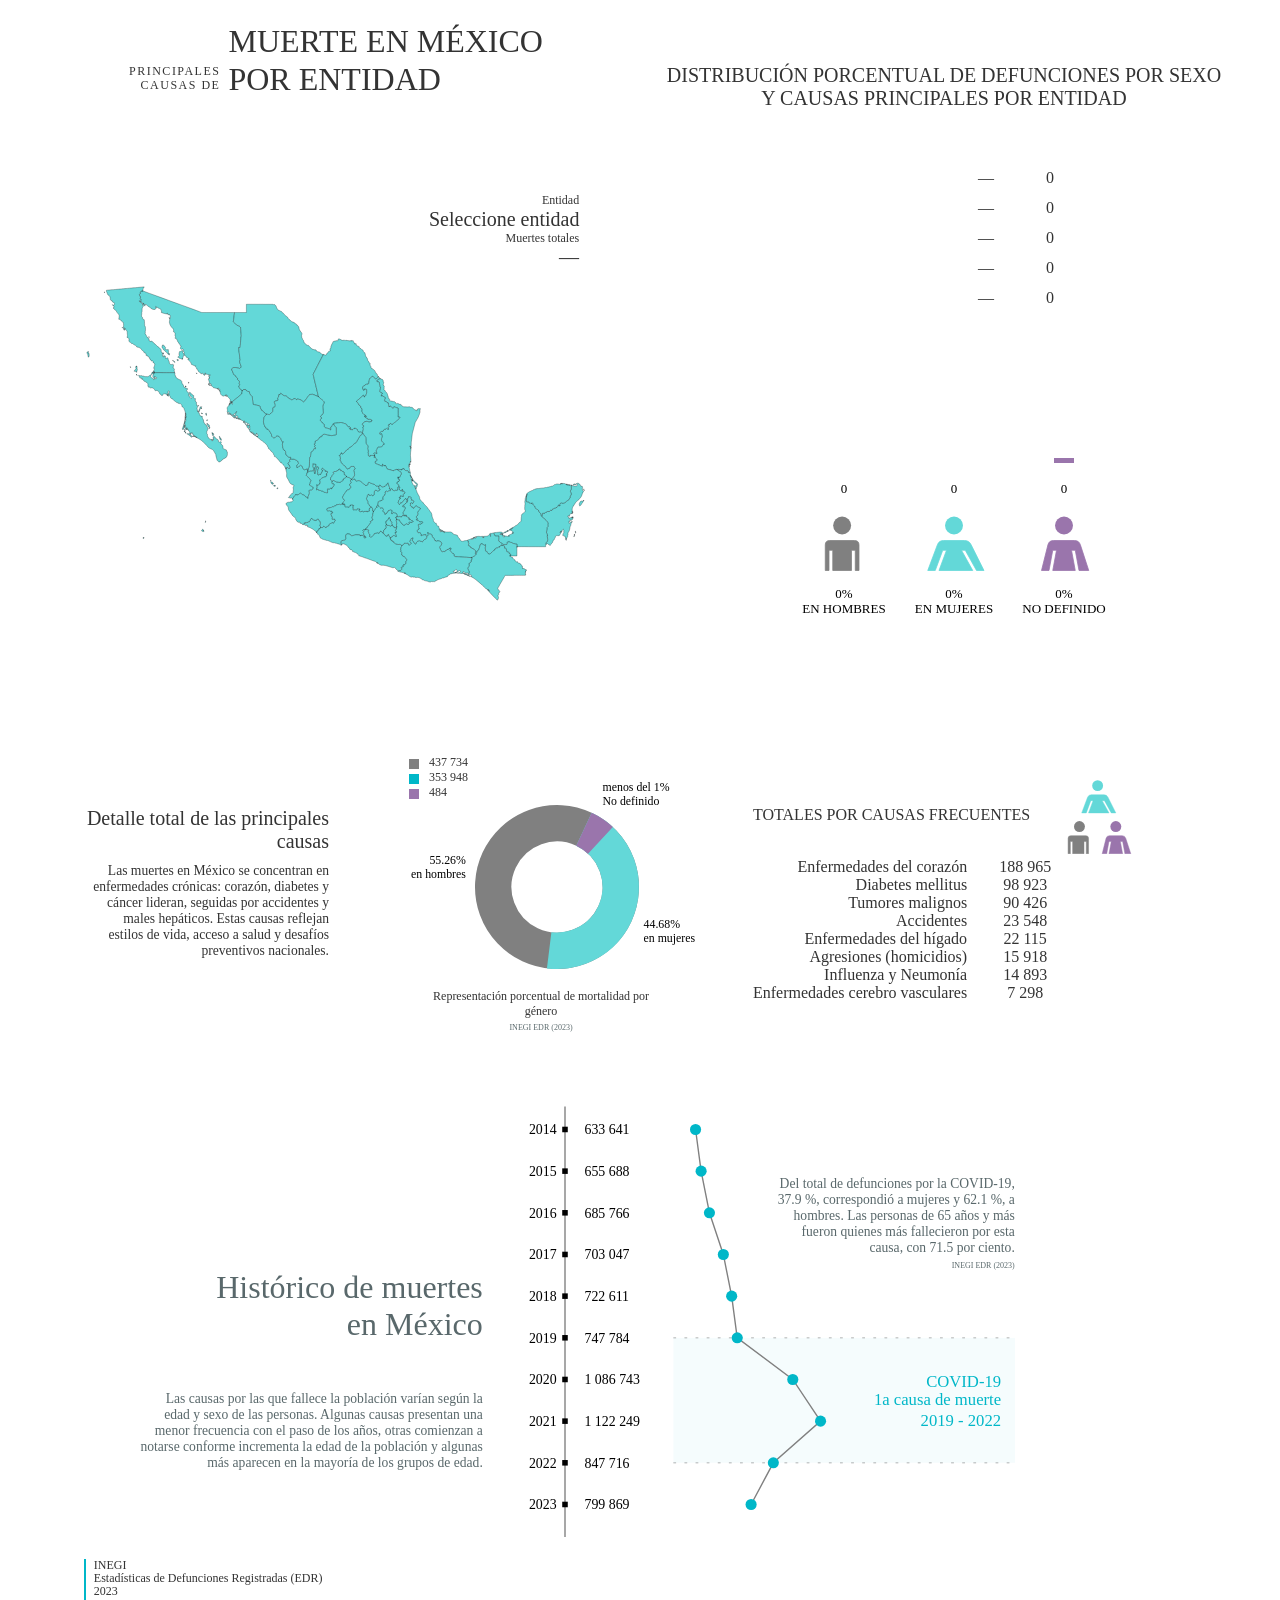
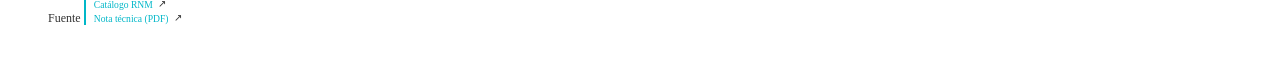
<file: ele09.html>
<!DOCTYPE html>
<html lang="es-MX">

<head>
  <meta charset="UTF-8">
  <meta name="viewport" content="width=device-width, initial-scale=1.0">
  <title>Causas de muerte en México por entidad</title>
  <meta name="description"
    content="Causas de muerte en México por entidad: visualización interactiva con totales, top 5 y distribución por género.">
  <meta property="og:title" content="Causas de muerte en México por entidad">
  <meta property="og:description"
    content="Visualización interactiva con totales, top 5 y distribución por género.">
  <meta property="og:type" content="website">
  <meta property="og:locale" content="es_MX">
  <link rel="icon" type="image/svg+xml" href="favicon.svg">
  <link rel="icon" type="image/x-icon" href="favicon.ico">
  <script type="application/ld+json">
    {
      "@context": "https://schema.org",
      "@type": "WebPage",
      "name": "Causas de muerte en México por entidad",
      "inLanguage": "es-MX",
      "description": "Visualización interactiva con totales, top 5 y distribución por género."
    }
  </script>
  <script type="application/ld+json">
    {
      "@context": "https://schema.org",
      "@type": "Dataset",
      "name": "Estadísticas de Defunciones Registradas (EDR) 2023",
      "description": "Causas de muerte en México por entidad con totales y distribución por género.",
      "url": "https://www.inegi.org.mx/rnm/index.php/catalog/study/MEX-INEGI.ESD3.06-EDR-2023",
      "citation": "https://www.inegi.org.mx/contenidos/programas/edr/doc/defunciones_registradas_2023_nota_tecnica.pdf",
      "publisher": {
        "@type": "Organization",
        "name": "INEGI"
      },
      "inLanguage": "es-MX",
      "temporalCoverage": "2023"
    }
  </script>
  <link rel="stylesheet" href="ele09.css">

</head>

<body>
  <main>
    <div class="cntInfo">

    <!-- mapa y entidad -->
    <div class="cntIzq">
      <div class="tit">
        <h2>PRINCIPALES <br> CAUSAS DE</h2>
        <h1>MUERTE EN MÉXICO <br> POR ENTIDAD</h1>
      </div>
      <div class="entidad">
        <p>Entidad</p>
        <p id="entidadNombre"> Seleccione entidad</p>
        <p>Muertes totales</p>
        <p id="totalMuertes"> 00</p>
      </div>
      <div id="mapa">
        <svg class="mapasvg" fill="#00d3e9" height="630" stroke="#ffffff" stroke-linecap="round" stroke-linejoin="round"
          stroke-width=".5" version="1.2" viewBox="0 0 1000 500" xmlns="http://www.w3.org/2000/svg" class="mapa"
          role="img" aria-labelledby="mapa-title mapa-desc">
          <title id="mapa-title">Mapa de México por entidad</title>
          <desc id="mapa-desc">Selecciona una entidad para ver las principales causas de muerte, totales y género.</desc>
          <g id="features">
            <path
              d="M147.3 35.9l0.1 0 1.1 0.4 11.7 4.3 11.8 4.3 11.7 4.3 11.8 4.3 11.7 4.3 11.8 4.2 11.7 4.3 11.8 4.3 1.4 0.5 1.5 0.6 1.5 0.5 1.5 0.6 1.4 0.6 1.5 0.5 1.5 0.6 1.5 0.5 0.8 0.3 1.7 0.2 1.7 0 1.2 0 1.2 0 1.2 0 1.3 0 1.2 0 1.2 0 1.2 0 1.3 0 1.2 0 1.2 0 1.2 0 1.3 0 1.2 0 1.2 0 1.3 0 1.2 0 1.2 0 1.2 0 1.3 0 1.2 0 1.2 0 1.2 0 1.3 0 1.2 0 1.2 0 1.2 0 1.3 0 1.2 0 1.2 0 1.2 0 1.3 0 1.2 0 1.2 0 1.3 0 1.2 0 1.2 0 1.2 0 1.3 0 1.2 0 1.2 0 1.2 0 1.3 0 1.2 0 1.2 0 0.6 0 0.6 0 1.3 0 0.4 0-0.3 2.7-0.4 2.9-0.3 2.8-0.4 2.9-0.1 1-0.2 1.1-0.1 1-0.1 1.1-0.2 0.7 0 0.6 0 0.4 0.4 0.5 1.7 1.4 1.6 1.3 1.6 1.4 1.7 1.4 0.4 0.3 0.6 0.3 0.5 0.2 0.6 0.1 0.9 0.3 0.7 0.4 0.7 0.5 0.7 0.7 0.6 0.5 0.3 0.4 0.2 0.6 0.1 0.8 0 1 0.1 1.1 0.1 1 0.1 1 0 0.4 0.1 0.3 0 0.3 0 0.3 0.2 2.1 0.2 2.1 0.1 2.1 0.2 2.1 0.1 0.5 0 0.5-0.1 0.4-0.2 0.4-0.2 0.5-0.2 0.5 0 0.6 0 0.7 0 0.1 0 0.1-0.1 0.7-0.1 0.7 0 0.7-0.1 0.6-0.2 2.7-0.2 2.7-0.2 2.6-0.2 2.7-0.1 0.8-0.1 0.8 0 0.7-0.1 0.8 0 0.6-0.1 0.4-0.2 0.2-0.5 0-0.5 0-0.5 0-0.5 0-0.5 0 0.2 1.7 0.2 1.6 0.1 1.6 0.2 1.7 0.2 1.8 0.3 1.8 0.2 1.8 0.2 1.9 0.1 1.3 0.2 1.4 0.2 1.3 0.1 1.3 0.1 0.4 0 0.4 0 0.4 0.1 0.3 0.1 0.3 0.2 0.3 0.1 0.4-0.1 0.3-0.2 0.9-0.4 1.2-0.3 1.1 0 0.9 0.3 0.9 0.3 1 0.3 1 0.3 1 0.3 0.6 0.2 0.7 0.3 0.7 0.2 0.7 0.2 0.6 0.4 0.9 0.2 0.8 0 0.5-0.6 0.6-0.6 0.6-0.6 0.6-0.7 0.6-0.4 0.2-0.5 0-0.5-0.2-0.4-0.1-1-0.3-1-0.2-1-0.3-1-0.2-1.5-0.3-1.3-0.1-1.4 0-1.5 0.1-0.7 0.2-0.5 0.2-0.5 0.4-0.5 0.5-0.6 0.5-0.5 0.5-0.3 0.6 0.2 0.7 0.9 2.2 0.9 2.2 0.9 2.2 0.9 2.2 0.2 0.4 0.4 0.3 0.3 0.3 0.4 0.2 0.5 0.3 0.5 0.3 0.5 0.2 0.5 0.3 0.3 0.6 0.2 0.7 0.1 0.7 0.4 0.6 0.8 0.6 0.8 0.7 0.7 0.7 0.8 0.6-0.3 0.4-0.1 0.4-0.1 0.5 0.1 0.5 0.6 0.7 0.6 0.6 0.6 0.6 0.8 0.5 0.5 0.3 0.3 0.4 0.1 0.5 0.1 0.6 0 0.7-0.1 0.6-0.2 0.7-0.1 0.6 0 0.6 0.2 0.5 0.3 0.6 0.2 0.5 0.1 0.9-0.3 0.7-0.5 0.6-0.5 0.7-0.2 0.8 0.1 0.8 0.3 0.6 0.4 0.7 0.6 1 0.6 1 0.7 1 0.6 0.9 0.4 0.4 0.3 0.2 0.4 0 0.5-0.1 0.3 0 0.2-0.1 0.2 0 0.2 0.2 0.1 0.4 0.2 0.3 0.1 0.4 0.2 0.3-0.2 0.8-0.3 0.8-0.2 0.8-0.2 0.8 0 0.6 0 0.8-0.1 0.7-0.2 0.4-1.4 1.2-1.4 1.2-1.5 1.2-1.4 1.2-2.8 2.4-2.8 2.3-2.9 2.3-2.9 2.2-0.2 0.2-0.2 0.1-0.1 0.1-0.2 0.2-0.3 0.5-0.5-1-0.8-0.5 0.1 0.1 0.1 0.2 0.1 0.1 0.1 0.3-0.6-0.2-0.3-0.1-0.3 0.1-0.8 0.9-0.3 0-0.1-0.4 0.4-2.3-0.1-1.3-0.3-1.2-0.7-0.8-1-1.5-1.3-0.9-0.8-1.3-0.9-0.8-0.8-0.3-0.8-0.1-0.3-0.2 0.4-0.1 0.5 0.2 0.7 0.2-0.2-0.6-0.2-0.1 0.2-0.3-0.2-0.4-0.5 0-0.4-0.1-0.2-0.3-0.1-0.5-0.3 0.2-0.3 0.3-0.2-0.6-0.5-0.1-0.3 0.4-0.3 0.3-0.1 0.4 0.3 0.1 0.3 0.1 0.3 0 0.1 0.2-0.1 0.2 0 0.3 0.5 0.3 0.3 0.1 0 0.2-1-0.5-2.2-0.4-1.2 0.1-0.4 0.3-0.1 0.3-0.8-0.1-0.9-0.4-1.3-0.5-0.4-0.4-1.4-1.5-0.7-1.1-0.2-1.2-0.2-1.1-0.4-0.7-0.4-1-0.1-0.4-0.3-0.5-0.9-1.5 0.1-0.3 0.2 0.4 0.8 1.3 0.6 0.5-0.7-1.8 0-0.7-0.2-1.4-1-1.2-0.4-0.4-0.5-0.2-0.5-0.1-0.5 0-0.2 0.1-0.2 0.1-0.2 0.2-0.2 0.2-0.2 0.3-0.3 0.3-0.8-0.7-1.7-0.5-1.2-0.3-0.7-0.2-0.7-0.1-0.7-0.2-0.7-0.1-0.9-0.6-0.5-0.2-1-1.2-0.9-1.2-1.3-0.9-0.4-0.3-1.1-0.2-0.6 0-0.1-0.3 0.9 0 0.8 0.1 0.8 0.1 0.4-0.3-0.6-0.5-0.7-0.9-0.3-0.4 0.1-0.2 0.1-0.2 0-0.2-0.4-0.2-0.1-0.1-0.2-0.2-0.6 0.4-0.3 0.2-0.3 0-0.3-0.1-0.1-0.3 0-0.8-0.1-0.8-0.9-0.5 0-2-0.3-1-0.8-2.1 0-1.1 0.3-0.5 0.5-0.2 0.6-0.1 0.3-0.5-0.1-0.5-0.3-0.1-0.4 0.2-0.2 0.4 0.2-1 0.2-0.3 0.4-0.2 0.3 0 0.3-0.1 0.2-0.4-1 0-0.5-0.3-0.1-0.4 0.4-0.8-0.4-0.1-0.3-0.2-0.1-0.4 0.2-0.4 0.2 0.3 0.2 0.1 0.1-0.2 0.2-0.6 0.1-0.1 0.3 0.1 1.4-0.3 0.4-0.3-0.1-0.6-0.6 0.2-1.7-0.7-0.7 0.1 0.4 0.3-0.2 0.2-0.4-0.1-0.9-0.6-0.5-0.2-2-0.5-1-0.1-1 0.1-1.1 0.2 0-0.2 0.3-0.1 0.9-0.4-0.2-0.4-0.1-0.3-0.1-0.3 0-0.4-0.1-0.4-0.4-0.2-0.3 0-0.2 0.4 0 0.9-0.1 0.5-0.3 0.5-0.6 0.6 0.5 0 0.2 0.1 0.1 0.3 0 0.4-0.1 0.4-0.3 0.6-0.2 0.2-0.2-0.3-0.1-0.1-0.7-0.9-0.1-0.1-0.5 0-0.2-0.1-0.1-0.2-0.1-0.2-0.1-0.1-0.2-0.2 0.3-0.3 0.2-0.1 0.3 0-0.5-0.5-0.6-0.6-0.7-0.3-0.6 0-0.6 0.2-0.5 0.6-0.8 0.1-0.5 0 0.1-0.3 0.2-0.2-0.3-0.4-0.4-0.2-0.3 0-0.4-0.5-0.8-0.2-0.4-0.5-0.4-0.5-0.6-0.8-0.9-0.2-0.4-0.7-0.5-0.6-0.5-1.2-1-1-0.2-1.5-0.2-0.3-0.1-0.1-0.4 0.1-0.2-0.1-0.1-0.1 0-0.2-0.3-0.5-0.1-0.7-0.1-0.3-1.3-1.2-0.4-0.5-0.2-0.7 0.2-0.4 0.3-0.3 0.1-0.6-1 0.2-1.2-0.4-2-0.7-1.9-1-0.7-0.2-0.6-0.2-0.3-0.1-0.5-1.3-0.5-1.3-0.5-1.4-4.6-4.5-0.6-0.9-0.3-0.3 0.2-0.2 0.3 0 0.3-0.2 0.6-0.4 0.2 0 0.2 0.3 0.2 0.4 0.1 0.2 0.3 0.1 0.2-0.1 0.1-0.3 0-0.4 0-0.3-0.3-0.6-0.5 0-0.5 0.1-0.7-0.1-0.8-0.7-0.4-0.6-1-0.4-0.8-0.2-0.1-0.7-0.4-0.1 0-0.4-0.4-0.4-0.6-0.5-0.2-0.5-0.3-0.4-0.1-0.2-0.3-0.1-0.4-0.1-0.6 0-0.5-0.1-0.1-0.2 0.3-0.2 0.2-0.3-0.1-0.3 0-0.3-0.4-1.3-0.1-0.8-0.4-0.1 0.1-0.3 0.3-0.5 0.2-0.4 0-0.3-0.3-0.7-0.5-0.6 0.1-0.3-0.5-0.4-0.5-0.3 0.4-1.3 0-0.8-0.4-0.9-0.4-1.1-0.7-0.5-1.4 0-0.3 0.1-0.2 0.2-0.1 0.1 0.1 0.3-0.1 0.4-0.2-0.2-0.5-0.6-1-0.4-0.5-0.4-0.3-1 0.4-1 0.6-1.3 0.2-0.6 0-0.8-0.2-0.4-0.6-0.1-0.4-0.3-0.3-0.3 0.1-0.7-0.1-0.6-1-0.9-1.1-1-0.8-1.9-0.1-0.4-0.2-0.4-0.5 0.1-0.6-0.7-0.2-0.5-0.2-1.3-0.4-0.7-0.5-0.6-0.3-0.5-0.6-1.9-0.3-0.5-0.5-0.3-0.2 0.1-0.5-0.2-0.6 0.3-0.4-0.3-0.2-0.5 0.4-0.5-0.2-0.6 0.3-1 0.1-0.8-0.2-0.5-0.3-0.4-0.3-0.6 0-0.6 0.2-1.8 0-1.8-0.4-0.9-0.4-0.6-0.5-0.5-0.3-0.4-0.6-0.4-0.2 0-0.3-0.1-0.3 0.3-0.1-0.2 0.3-0.6 0.1-1.1-0.1-1.4-0.2-1.3-0.4-0.9-1.3-1.5-2-2-1.6-2.5-1.1-2.1-1-3.7-0.4-1 0.5-1 0.3-2.2 0.1-1.3-0.1-1.1-0.9-2.4 0-0.5 0.2 0 0.2 0.3 0.1 0.4 0.3 0.7 0.4 1.1 0.2 0.1 0.2-0.3 0.6-1.1 0-1.6 0-1.5 0.2-1.1-0.6-0.6-0.7-1-0.7-0.5-0.8 0 0 0.3 0.5 0.2 0.3 0.2-0.1 0.3-0.5-0.2-0.5-0.3-1.2-0.7-0.3-0.8-0.4-0.4-0.3-0.9-0.4 0-0.4 0.2-0.4 0.1 0.3 0.5 0.3 0.2 0.4 0.2 0.3 0.2-0.4 0.1-1-0.3-4.5-0.8-1.4-0.4-1.9-0.3-0.3-0.7-0.7-0.2-1.1-0.1-0.6-0.5 0.2-0.2 0.5 0 0.3-0.2-0.3-1-0.5-1.8 0.1-1-0.8-1.1-1.5-1.1-1.3-0.6-0.5-0.5-0.8 0-1.3-0.7-0.8-0.4-0.2-0.6-0.8 0.3-0.4 0.1-0.4 0-0.5-0.5-0.2-1.3-0.4-0.3-0.1 0.5 0 1.8 0 0.3 0.2 0.3 0.2 0 0.2 0 0-0.1 0.3 0.4-0.1 0.1-0.3 0.1-0.4 0.6-0.1 0.4-0.3 0.2-0.4 0.1-0.1 0.3-0.2 0.2-0.1 0.2-0.3 0.4-1.2 0-1.3 0-1.2-0.1-1.4-0.6-0.7-0.6-0.8-0.3-0.8-0.4-0.3-0.3-0.4-0.5-0.4-0.2 0-0.5-1-0.4-1.5-0.9-0.5-0.4-0.5-0.1-0.4-0.6-0.9-0.3-1.4-1.4-1.2-1.5-0.6-0.1-2.1 0-0.2 0-0.3-0.2-0.5-0.6-0.1-0.1-0.3-0.1-0.6-0.5-0.3-0.1-1-0.1-0.3-0.1-0.4-0.4-0.7-1.1-0.4-0.2-0.6-0.1-1.6-1.3-0.1-0.7 0-0.8 0-0.8 0.1-0.9 0-0.5-0.1-0.4-0.2-0.4-0.2-0.4-0.2-0.2-0.3-0.2-0.2-0.1-0.1-0.2-0.1-0.5 0.3-0.5 0.3-0.5 0.1-0.7-0.3-1.4-0.5-1-0.6-1-0.8-1-0.2-0.2 0.1-0.5 0.5-0.7 0.6-0.4 0.5-0.6 0.3-0.8 0-0.6 0-0.6 0.1-0.6 0.2-0.7 0.4-0.9 0.6-0.6 0.6-0.3 1.5 0.1 0.6-0.1 0.3-0.3z m137.1 179.1l0.2 0 0.6 0.2 0.9 0.4 0.8 0.6 0.6 1-0.2 0-0.7-0.9-0.7-0.5-0.7-0.4-0.5-0.1-0.3-0.3z m-16-7.4l-0.1-1.3 0-0.8 0.2-0.7 0.2-0.4-0.2 1.3 0.1 1.4 0.6 0.6 1.3 0.5-0.1 0.5-1.6-0.6-0.4-0.5z m-48-47.2l-0.4 0.2-0.6 0.5-0.5-0.5-0.5-0.1-0.4 0.2-0.3-0.4-0.4-0.1-0.5-0.6-0.4-0.2-0.3 0.1-0.3-0.2-0.6 0.1-0.3-0.2 0-0.5-0.8-0.1-0.1-0.3-0.7-0.4-0.8-0.4-0.4-0.4-0.3 0-0.3-0.2 0.8-0.5 0.9-0.6 0.4-0.6 0.2-0.1 0.1-0.3 0.2-0.4 0.1-0.2 0.1-0.4-0.1-0.4-0.3-0.3-0.1-1.3 0.1-1.5 0.3-1.3 0.3-1.3 0.2-0.4 0.2-0.5 0.4-0.3 0.4-0.3 0.5 0.4 0.6 0 0.6-0.5 0.5-0.4 0.5-0.1 0.8 0 0.5-0.1 0.3-0.3 0.3-0.3 0.4-0.2-0.1 0.3-0.4 0.4 0.1 0.6 0.4 0.3 0 0.2-0.1 0.3 0 0.3-0.2 0.3 0.2 0.4-0.1 0.5 1 1.4 1.2 2.4-0.5 1.2-0.1 1-0.4 1.7-0.4 0.4 0.2 0.5-0.5 0.6-0.2 0.7-0.3 0.4-0.1 0.6 0.1 0.7 0.3 0.1 0.2 0.4-0.3 0.2-0.3-0.2z m-72.1-100.9l0.9 0.2 1.3 1.1 1.1 1.5 0.5 1-0.4 0-0.3-0.1-0.3-0.3-0.1-0.3-0.7 0.6-1.3-0.7-1-1.4 0.3-1.6z m159.5 182l0.1-0.6 0-1.7 0.3-0.3 0.6 0 0.5 0.2 0.4 0.2 0.2 0.6 0 0.2-0.3 0.2-0.5 0.4-0.6 0.4-0.6 0.3-0.1 0.1z m-1.8 0.9l0.1-0.3 0.6-1 0.1-0.6 0.1-0.3 0.2 0.1 0.1 0.4-0.3 0.7-0.2 0.1-0.2 0.3-0.1 0.2-0.1 0.2-0.1 0.1-0.1 0-0.1 0 0 0.1z m-60.2-55.9l-0.2-0.3 0.3-0.3 0.4 0.6 0.2 0.5-0.5-0.1-0.2-0.4z"
              id="MXSON" name="Sonora">
            </path>
            <path
              d="M147.3 35.9l-0.3 0.3-0.6 0.1-1.5-0.1-0.6 0.3-0.6 0.6-0.4 0.9-0.2 0.7-0.1 0.6 0 0.6 0 0.6-0.3 0.8-0.5 0.6-0.6 0.4-0.5 0.7-0.1 0.5 0.2 0.2 0.8 1 0.6 1 0.5 1 0.3 1.4-0.1 0.7-0.3 0.5-0.3 0.5 0.1 0.5 0.1 0.2 0.2 0.1 0.3 0.2 0.2 0.2 0.2 0.4 0.2 0.4 0.1 0.4 0 0.5-0.1 0.9 0 0.8 0 0.8 0.1 0.7-0.7-0.3-0.3-0.1-0.4 0-0.3-0.1-0.4-0.3-0.2-0.1-0.1-0.2 0-0.4-0.1-0.4-0.3-0.2-0.1 0.2 0 0.4 0.1 0.4 0.4 0.8 0.1 0.1 0.3 0.2 0.2 0.1 0.8 0.2 0.5 0.2 0.4 0.4 0.4 0.3 0.2 0.5 0.7 0.1 0.6 0.6 0.4 0.6 0.2 0.5 0.4 0.2 0.2 0.4 0.3 2.3 0.3 0.7 0.4 0.7 0.4 0.8-0.3 0.6-1 1.2-0.5 1.2-0.3 1.3 0 4.7-0.7 2 0.1 1.9-0.3 3-0.1 0.7 0.1 1.4 0.6 1 0.7 0.8 0.7 0.5 0 0.3-0.5 0.5 0 0.7 0.3 0.6 0.5 0.4 1.9 0.9 0.5 0.3 0.1 0.2 0 0.2 0.2 0.4 0 1.1 0 0.3 0.1 0.6-0.1 0.4 0.2 0.3 0.2 0.5-0.1 1.6 0.1 0.4 0.2 0.6-0.1 0.2-0.4 0.9 0.3 0.8 0.1 0.5-0.2 1.1 0.4 1.1 0.7 1 0.3 0.7 0.1 0.4 0 0.3 0 0.3 0.2 0.4 0.3 0.6 0 0.5-0.2 0.5 0 0.8 0.2 0.5-0.1 1-0.2 0.7 0.1 0.3-0.2 1.7-0.2 0.6-0.1 0.3 0.1 0.3 0.3 0.5-0.1 0.4-0.2 0.8-0.1 0.5-0.3 0.4 0.1 0.6 0.2 0.2 0.3 0.7 0.4 0.3 0 0.4 0.1 0.5 0.6 0.3 0.2 0.7 0.5 0.5 0 0.7 0.6 1.2 0.4 0.8 0.4 0.8 1.5 0.7 0.2 0.9 0.4 0.3 0.9 0.1 0.3 0.5 0.2 0.4-0.1 0.8 0.3 0.8 0.2 0.2-0.2 0-0.2 0.2 0 0.2 0.3 0.1 0.1 0.2 0 0.3 0.1 0.4 0.3 0.3 0.3 0.1 0.2 0 0.3 0.1 0.2 0.3 0 0.3 0.2 0.2 0.5 0.1 0.5 0 0.2 0 0.3-0.2 0-0.2 0.1-0.1-0.2 0-0.1-0.2 0.1-0.1 0.2 0 0-0.1 0.1-0.1 0.1 0 0.1 0 0.1 0 0.1 0.1 0.1 0.1 0.1 0 0.1 0.2 0.1-0.1 0.3 0 0.2 0.1 0.2 0.3 0.2 0 0 0.1 0.4 0.1 0.1 0.2 0.1 0.4 0.1 0.1 0.2 0.1 0.1 0.2 0.1 0 0.1 0.2 0.1 0.1 0.2 0.1 0.1 0.1 0.2 0.2 0 0.1 0.2-0.1 0.1 0 0.2 0.1 0 0.2 0.3 0.2 0 0.2 0.1 0 0.3 0.3 0.1 0.2 0.1 0.1 0.4 0.2 0.2 0.2 0.2 0 0.6 0.4 0.1 0.4 0 0.2 0.2 0.2 0.1 0.3 0.4 0.1 0.1 0 0.1 0.2 0.1 0.1 0 0.1 0.2 0.1 0.3 0 0.3 0 0.4 0.3 0.2 0.4 0.3 0.3 0.2 0.2 0.1 0.1 0.3 0.5 0.4 0.1 0.2 0.3 0.3 0.4 0.4 0.4 0.5 0.3 0.4 0.5 0.5 0.1 0.3 0.1 0.2 0.2 0 0.5 0.2 0.2 0.3 0 0.3 0.2 0.2 0.2 0.3 0.1 0.4 0.2 2.6 3 1 0.8 0.3 0.3 0.1 0.6 0.2 0.2 0.1 0.2-0.5 0.4-0.2 0.4-0.3 0.3 0.1 0.4 0.2 0.2 0.3 0.1-0.1 0.5 0.2 0.3 0.1 0 0.1 0.1 0.1 0.3 0.3 0 0.1 0 0 0.3 0.2 0.4 0.3 0.4 0.3 0.1 0.3 0.3 0.2 0.8 0.5 0.9 0.3 0.4-0.1 0.4-0.3 0.1-0.2 0.3-0.1 0.1-0.1 0.4 0 0.4 0.4 0.2 0.1 0.6 0 0.6-0.3 0.1 0 0.2 0.3 0.5 0.2 0.4 0.1 0.5 0.3 0.2 0 0.3 0.6 0.1 0.7-0.2 0.1-0.1-0.1-0.2 0.2-0.4-0.3-0.2-0.1-0.3 0.2-0.1-0.1-0.2 0.1-0.2 0.2-0.1 0.3 0.1 0.4 0.1 0.2-0.3 0.2-0.3 0.2 0.4 0 0.5 0.4 0.4 0.2-0.2 0-0.2 0.5-0.2 0.2 0.1-0.1 0.2-0.1 0.1-0.1 0.5 0.7 0.2 0 0.1-0.3 0.1 0 0.2 0.2 0.3 0.1 0.2 0.3 0.2-0.2 0.1-0.1 0.4 0 0.4-0.1 0.3 0.2 0.4 0.4 0.2-0.1 0.6 0.6 0 0.7-0.1 0.2-0.2 0.3-0.3 0.2-0.3 0.5-0.2 0.2-0.2 0.8 0.1 0.4 0.4 0.1 0.2 0.1 0.5 0.3 0.1 0.1 0.2-0.1 0.4 0.3 0.3 0 0.4-0.1 0.5 0.4 0.9 0.1 0.1 0.2 0.7 0.4 1.1 0.7 0.6 0.1 0.4-0.1 0.8 0.3 0.8 0.1 0.5 0.2 0.6-0.1 0.6 0.3 0.7 0.6 0.4 0.1 0.2 0.5 0.3 0.6 0.1 0.1 0.3 1 0.3 0.9 0 1.2-0.3 0.8-0.3 0.5 0.4-0.1 0.2 0.3 0.2 0 0.2-0.1 0.2 0 0.1 0.4 0.1 0.1-0.1 0.2-0.2 0.3 0 0 0.4 0 0.2-0.2 0.2-0.2 0.4 0.2 0.2 0.1 0.5-0.1 0.5-0.5 1.2-0.1 0.8 0.1 0.2-0.1 0.6 0.3 0.3 0.3 0.4 0.4 0.3 0 0.3 1 1 0.1 0.3 0.3 0 0.1 0.2-0.2 0.2-0.1 0.2-0.1 0.5-0.1 0.2-0.1 0.4-0.1 1 0.3 1.1 0.1 0.1 0.2 0.1 0 0.4-0.2 0.3-0.2 0.4 0 0.4 0.1 0.5 0.4 0.5 0.5 0 0.2 0.1-5 0-5.1 0-5.2 0-5.2 0-5.1-0.1-5.2 0-5.2 0.1-1.3 0 0.2-0.3 0.4-0.6 0.1-0.3-0.3-0.1-0.3-0.1-0.3-0.4-0.5-0.1-0.4 0.1 0-0.5 0-0.9-0.2-0.4-0.2-0.3 0.1-0.2 0.1-0.3 0.5-0.7 0.3-0.6 0.3-0.6 0.3-0.4-0.1-0.2-0.1-0.4-0.1-0.5-0.3-0.2-0.3 0-0.3 0.2-0.3-0.1-0.2-0.3-0.2-0.1 0.2-0.5 0.2-0.5 0.3-0.7 0.5-1.2 0.6-2 0.4-0.9 0.1-0.8-0.2-0.6-0.4-0.1-0.2-0.3 0.1-0.5 0-0.5-0.3-0.2-0.1-0.3-0.1-0.3-0.3-0.3-0.4-0.3-0.5-0.1-0.6 0.1-0.3-0.2 0-0.5 0.1-0.6 0-0.8-0.3-0.7-0.3-0.4-0.2-0.1-0.7 0-0.8 0.1-0.3 0.2-0.7-0.2-0.1-0.5 0.1 0 0-0.3-0.1-0.4-0.7-0.3-0.4-0.7-1-0.2 0-0.5 0-0.5-0.4-0.5 0-0.6-0.3-0.6-0.6 0.3-0.4-1.1 0.1-0.7-0.5-0.6-0.5 0-0.1-0.5-0.5-0.5-0.5-0.7-0.7-0.1-0.4 0.1-0.2 0.2-0.2 0-0.4-0.3-0.2-0.6-0.2-0.6-0.1-0.3-0.4 0-0.5 0.5-0.4-1.1 0.1-1.1-0.2-0.5-0.3-0.5-0.1-0.6-0.3-0.5-0.8-0.3-0.8-0.3-0.5 0.6-0.5-0.7-0.1-0.8-0.2-0.4-0.2-0.7-0.1-0.4-0.2-0.2-1-0.1-1.2-1.2-0.7-0.9-0.8-0.9-1.3-1.5-1.3-1.5-3.8-1.4-2.4-0.3-1.3-2-1.5-1.3-2.5-0.9-1.5-1.3-0.8-0.8-0.7-0.2-0.7 0.5-0.5-0.5-0.5-0.3-0.4-0.6-0.7-0.5-0.6-0.8-0.8-0.1-2.2-2 0.1-0.7 0.2-0.8 0.1-1-0.2-0.7-0.1-0.5-0.1-1-0.6-0.7-0.3-0.5-0.4-0.4-0.5-0.2-1.3-0.1-0.1-0.4 0.6-2.3 0.2-1.8-0.2-1.1-0.1-0.2-0.3-0.4 0-0.3 0-0.4 0.2-1.1-0.1-1.4-0.2-1.5-0.5-1.1-0.4-1-0.8-0.7-0.9-0.6-1-0.5-1.2 0 0.8-0.7 0.3-0.4 0.1-0.5-0.2-0.5-0.4-0.5-0.6-0.4-0.4-0.2 0.2 0.5 0.3 0.4 0.2 0.4 0.1 0.5-0.3 0.3-0.4 0.1-0.1-0.3-0.4-0.3-0.2 0.2-0.2 0.3 0 0.3 0.3 0.1 0.3 0.4 0.1 0.7 0.3 1-0.7 0-0.2-1.1-0.5-1.6-0.6-1.3 0.6-4.9-0.2-3.5-0.5-1.7-0.1-0.7-0.3-0.3-1.1-0.2-1.3-1.3-0.7-0.1-0.7-1-0.5-0.8-0.2-0.4-0.7-1-0.5-0.3-1.2 0.4-0.8-0.1-0.1-1.1 0.4-1.3 0.2-2.1 0.3-2-0.9-2.3-3.3-4-1.2-2.3-0.3-0.5-0.2-0.1-0.5-0.6-0.2-0.2-0.4-0.2-0.6-0.5-0.4-0.1-0.3-0.2-0.1-0.2 0-0.3-0.2-0.3-1.1-0.9-0.2-0.3-0.6-0.5-0.2-0.5 0.1-0.4-0.1 0 0.4-0.1 0.7 0.1-0.6-0.8 0.1-0.5 0.1-0.5 0.3-0.9-0.3-0.7-0.3-0.6-0.2-0.2-0.5-0.2-0.7-0.1-0.7-0.9-0.3-0.5 1.2 0.3 0.9 0.6 0.5 0.1 0.5-0.4 0.4-0.6 0.3-0.6 0.2-1 0-0.7 0-0.7-0.2-0.5-1.1-0.2-0.6-0.2-0.5-0.7-0.7-0.4-0.5-0.1-0.5-0.2 0-0.8-0.1-1.1-0.3-0.4-1 0-1.1-0.3-0.7-0.9-0.3-0.7-0.1-1.2-0.2-2.1-0.5-1.6-0.5-1.4-0.3-0.5-0.5-0.4-0.5-0.3-1.2-0.3-0.5-0.4-1.4-3.2-0.4-1.2-0.5-1.1-0.4-0.6 0-0.6-0.1-0.6 0-0.8 0-0.3 0-0.3 2.3-0.2 2.1-0.2 2.1-0.2 2.1-0.2 2.1-0.2 2.1-0.1 2.1-0.2 2.2-0.2 2.1-0.2 2.1-0.2 2.1-0.2 2.1-0.2 2.1-0.2 2.1-0.2 2.1-0.1 2.1-0.2 2.2-0.2 2.1-0.2 2.1-0.2 2.1-0.2 2.1-0.2 2.1-0.2 2.1-0.2 2.1-0.2 2.1-0.1 2.2-0.2 2.1-0.2 2.1-0.2 2.1-0.2 2.1-0.2 2.1-0.2 2.1-0.2 1.2-0.1 0 0.1-0.2 0.8-0.3 0.6-0.3 0.6-0.2 0.2-0.7 0.6-0.1 0.3-0.5 0.9 0.3 0.7-0.1 0.7-0.4 1.4-0.3 0.4z m-10.7 138.5l0.3 0.8 0.3 0.2-0.1 0.4 0.2 0.4 0.2 0.8-0.3 0.9 0 0.7 0.4 0.6 0.1 0.7-0.1 0.7 0.1 0.3-0.2 0.4-0.4 0.1 0 0.3-0.3 0.3 0.1 0.4-0.1 0.3 0.1 0.5-0.1 0.5 0.2 0.5-0.1 0.2 0 0.2-0.2-0.1-0.1-0.1-0.4-0.1-0.3 0.2-0.3 0.1-0.2-0.3-0.3 0.1-0.2-0.2-0.3-1-0.5-0.6-0.7-0.2-0.5 0.3-0.4 0-0.3 0.5-0.3-0.4 0.2-1.1 0.5-0.3 1.7-2.1 1-1.4-0.5-1-0.2-1.1 0.2-1 0.2-1 0.4-0.4 0.6-0.2 0.7 0.5-0.1 0.7z m66-11l1 0.2 1.6 1.1 0.4 0.5 0.2 0.2 0.1 0.2 0.5 0.2 0.1 0.3 0.2 0.1-0.3 0.3-0.3 0.2-0.2-0.2-0.1-0.1-0.2 0-0.2-0.8-0.4-0.3-0.5-0.2-0.4-0.5-0.7-0.1 0-0.2-0.1-0.2-0.2-0.2-0.2-0.3-0.3-0.2z m8.1-1.6l0.3-0.1 0.2-0.1 0.7 0.1 0.4-0.2 0.3 0.2 0 0.4 0.1 0.2-0.1 0.3 0 0.5-0.2 0.5-0.5 0.1-0.7-0.2-0.3 0.2 0.1-0.3-0.3-0.9 0-0.7z m-15.1-11.1l0.4 0.1 0.2 0.2 0.4 0.1-0.4 0.9 0.1 0.4 0 0.9-0.3 0-0.3-0.5-0.3-0.1-0.4-0.5-0.9-0.3-0.2-0.6-0.5-0.3-0.4-0.1-0.4-0.4-0.2-0.4-0.2-0.2-0.2-0.5-0.3-0.4-0.5-0.6-0.3-0.3-0.3-0.1-0.2-0.3-0.4-0.2-0.6-0.3-0.2-0.5-0.7-0.4-0.6-0.4-0.7-1.1 0.1-0.3-0.2-0.4-0.4-0.5-0.5 0.1-0.5 0-0.4-0.3-0.2-0.4 0-0.6-0.2-0.3-0.4-0.3-0.2-0.5-0.2-0.1-0.1-0.4-0.5-0.4 0-0.3-0.3-0.4-0.5-0.3-0.2-0.8 0.2-0.8 0.4-0.7 0.3-1-0.2-0.5 0-0.5 0.3-0.2 0 0.2 0.3 0.2 0.4-0.2 0.3-0.2 0-0.2 0.4 0 0 0.4 0.3 0.1 0.7 0.1 0.4 0.4 0.9 0.9 0.3 0.9 0.7 0.2 0.1 0.3 0.2 0.3 0 0.2 0.4 0.5 0.3 0.6-0.1 0.3 0.4 0.3-0.3 0.3-0.3 0.4-0.1 0.6 0.1 0.3 0 0.8 0.8 0.5 1.1 0.2 0.2 0.3 0.4 0 0.2-0.3 0.4 0 0.2 0.1 0.5-0.1 0.5 0 0.5 0.1 0.6-0.1 0.4 0.4-0.3 0.6 0.1 0.7 0.2 0.4-0.1 0.6 0 0.4 0.2 0.2-0.1 0.4-0.1 0.7 0 0.9 0.1 0.3 0.3 0.6 0.1 0.3 0 0.3 0.2 0.5 0.3 0.1z m-27.6 34.8l-0.2-0.5-0.3 0.1-0.2-0.1 0.1-0.3 0.4-0.2 0.4 0.2 0.4 0.5 0.2 0.3-0.8 0z m-3.1 0l0.6-0.7 0.9-1.3 0.6-0.7 0.4-0.1 0.2 0.8-0.1 0.6-0.5 0.4-0.3 0.3-0.1 0.3-0.1 0.2 0.1 0.2-1.7 0z m-116.1-35.6l0.7 0.9 0.2 1.5-0.2 0.7 0.2 1.2-0.1 1.4-0.8 1-0.5 0-0.4 0.2-0.2 0 0.1 0.3-0.3-0.2 0.1-0.4 0.3-0.2-0.3-0.7-0.1-0.5 0.1-0.6-0.2-0.6-0.4-0.5 0.3-0.5-0.3-0.9-0.2-0.5-0.4-0.4-0.6-0.5 0-0.5-0.2-0.5-0.1-0.5 0.1-0.6 0.2-0.6 0.6-0.4 0.8-0.3 0.3-0.5 0.7-0.1 0.5 0.3-0.5 0.5-0.3 0.4-0.1 0.5 0.2 0.7 0.4 0.6 0.4 0.3z m76.3 25.3l0.2 0.2 0.2-0.1 0.4 0 0.1 0.2-0.4 0-0.1 0.2-0.3 0.1-0.3-0.2-0.1-0.2 0.1-0.2 0.2 0z m59.6-25.5l0.2 0 0.2 0.1 0 0.1-0.1 0.2 0 0.1 0.1 0.1 0 0.2 0 0.3 0.1 0.2 0 0.2 0.1 0 0 0.2 0.2 0.1 0 0.1-0.3 0-0.2-0.1 0.1-0.1-0.1-0.2-0.2-0.1 0.1-0.2 0.1-0.1-0.2-0.1 0-0.2 0-0.2-0.2-0.1 0-0.2-0.2-0.2 0.3-0.1z m-25.8-29.4l0.4 0 0.1 0.6 0.1 0.3-0.3 0-0.4-0.2 0.1-0.4 0-0.3z m-48.7-17l0.1 0.1 0.2 0.2 0 0.2-0.3 0-0.3-0.1 0-0.2 0.3-0.2z m-32.7-64.7l0.1 0 0.1 0.2 0.1 0.3 0.1 0.3 0 0.3-0.1 0-0.1-0.4-0.1-0.3-0.1-0.1 0-0.3z"
              id="MXBCN" name="Baja California">
            </path>
            <path
              d="M329.7 218.5l-0.2-0.3-0.1-0.4-0.2-0.3-0.1-0.4-0.2-0.2-0.2 0-0.2 0.1-0.3 0-0.5 0.1-0.4 0-0.3-0.2-0.4-0.4-0.6-0.9-0.7-1-0.6-1-0.6-1-0.4-0.7-0.3-0.6-0.1-0.8 0.2-0.8 0.5-0.7 0.5-0.6 0.3-0.7-0.1-0.9-0.2-0.5-0.3-0.6-0.2-0.5 0-0.6 0.1-0.6 0.2-0.7 0.1-0.6 0-0.7-0.1-0.6-0.1-0.5-0.3-0.4-0.5-0.3-0.8-0.5-0.6-0.6-0.6-0.6-0.6-0.7-0.1-0.5 0.1-0.5 0.1-0.4 0.3-0.4-0.8-0.6-0.7-0.7-0.8-0.7-0.8-0.6-0.4-0.6-0.1-0.7-0.2-0.7-0.3-0.6-0.5-0.3-0.5-0.2-0.5-0.3-0.5-0.3-0.4-0.2-0.3-0.3-0.4-0.3-0.2-0.4-0.9-2.2-0.9-2.2-0.9-2.2-0.9-2.2-0.2-0.7 0.3-0.6 0.5-0.5 0.6-0.5 0.5-0.5 0.5-0.4 0.5-0.2 0.7-0.2 1.5-0.1 1.4 0 1.3 0.1 1.5 0.3 1 0.2 1 0.3 1 0.2 1 0.3 0.4 0.1 0.5 0.2 0.5 0 0.4-0.2 0.7-0.6 0.6-0.6 0.6-0.6 0.6-0.6 0-0.5-0.2-0.8-0.4-0.9-0.2-0.6-0.2-0.7-0.3-0.7-0.2-0.7-0.3-0.6-0.3-1-0.3-1-0.3-1-0.3-0.9 0-0.9 0.3-1.1 0.4-1.2 0.2-0.9 0.1-0.3-0.1-0.4-0.2-0.3-0.1-0.3-0.1-0.3 0-0.4 0-0.4-0.1-0.4-0.1-1.3-0.2-1.3-0.2-1.4-0.1-1.3-0.2-1.9-0.2-1.8-0.3-1.8-0.2-1.8-0.2-1.7-0.1-1.6-0.2-1.6-0.2-1.7 0.5 0 0.5 0 0.5 0 0.5 0 0.5 0 0.2-0.2 0.1-0.4 0-0.6 0.1-0.8 0-0.7 0.1-0.8 0.1-0.8 0.2-2.7 0.2-2.6 0.2-2.7 0.2-2.7 0.1-0.6 0-0.7 0.1-0.7 0.1-0.7 0-0.1 0-0.1 0-0.7 0-0.6 0.2-0.5 0.2-0.5 0.2-0.4 0.1-0.4 0-0.5-0.1-0.5-0.2-2.1-0.1-2.1-0.2-2.1-0.2-2.1 0-0.3 0-0.3-0.1-0.3 0-0.4-0.1-1-0.1-1-0.1-1.1 0-1-0.1-0.8-0.2-0.6-0.3-0.4-0.6-0.5-0.7-0.7-0.7-0.5-0.7-0.4-0.9-0.3-0.6-0.1-0.5-0.2-0.6-0.3-0.4-0.3-1.7-1.4-1.6-1.4-1.6-1.3-1.7-1.4-0.4-0.5 0-0.4 0-0.6 0.2-0.7 0.1-1.1 0.1-1 0.2-1.1 0.1-1 0.4-2.9 0.3-2.8 0.4-2.9 0.3-2.7 0.8 0 1.2 0 1.2 0 1.3 0 1.2 0 1.2 0 1.3 0 1.2 0 1.2 0 1.2 0 1.3 0 1.2 0 1.2 0 1.2 0 1.3 0 1.2 0 1.2 0 1.2 0 0-0.2 0-0.2 0-0.3 0-0.2 0-0.2 0-0.3 0-0.2 0-0.3 0-0.2 0-0.2 0-0.3 0-0.2 0-0.2 0-0.3 0-0.2 0-0.3 0-0.2 0-0.2 0-0.3 0-0.2 0-0.2 0-0.3 0-0.2 0-0.2 0-0.3 0-0.2 0-0.3 0-0.2 0-0.2 0-0.3 0-0.2 0-0.2 0-0.3 0-0.2 0-0.3 0-0.2 0-0.2 0-0.3 0-0.2 0-0.2 0-0.3 0-0.2 0-0.2 0-0.3 0-0.2 0-0.3 0-0.2 0-0.2 0-0.3 0-0.2 0-0.2 0-0.3 0-0.2 0-0.3 0-0.2 0-0.2 0-0.3 0-0.2 0-0.2 0-0.3 0-0.2 0-0.3 0-0.2 0-0.2 0.8 0 0.7 0 0.8 0 0.7 0 0.7 0 0.8 0 0.7 0 0.8 0 0.7 0 0.8 0 0.7 0 0.7 0 0.8 0 0.7 0 0.8 0 0.7 0 0.8 0 0.7 0 0.7 0 0.8 0 0.7 0 0.8 0 0.7 0 0.8 0 0.7 0 0.7 0 0.8 0 0.7 0 0.8 0 0.7 0 0.8 0 0.7 0 0.7 0 0.8 0 0.7 0 0.8 0 0.7 0 0.8 0 0.7 0 0.7 0 0.8 0.1 0.7 0 0.8 0 0.7 0 0.8 0 0.7 0 0.7 0 0.8 0 0.7 0 0.8 0 0.7 0 0.8 0 0.7 0 0.7 0 0.8 0 0.7 0 0.8 0 0.7 0 0.8 0 0.7 0 0.7 0 0.8 0 0.7 0 0.8 0 1.2 0 0.3 0.1 0.1 0.2 0.3 0.2 0.5 0.1 1.3-0.1 1.1 0.4 0.9 1 0.8 1.2 0.6 1.1 0.7 2.3 0.3 0.6 1.2 1.5 0.3 0.5 0.1 0.3 0.1 0.2 0 0.2 0.2 0.2 1 0.6 0.3 0.4 0.7 0.3 1.2 0.3 0.9 0.6 0.6 0.2 0.7 0.1 0.5 0.2 1.2 0.9 0.4 0.3 0.2 0.3 0.2 0.6 0.2 0.3 0.5 0.3 0.4 0.2 0 0.2 0.5 0.1 0.5 0.4 2.2 2.6 0.2 0.7 0.3 0.4 2.2 1.4 0.4 0.2 0.3 0.1 0.6 0.8 0.6 0.5 0.5 0.3 0.5 0.3 0.3 0.7 0.4 1.2 0.3 0.4 0.7 0.4 1 1.2 2.3 1.8 1.1 1.4 0.4 0.3 0.8 0.2 1.7 0.9 0.2 0.1 0.1 0.2 0.2 0.2 0.3 0.2 0.1-0.1 0.1 0 0.2-0.3 0.1 0 0.4 0.1 0.1 0 0.2 0.1 0.3 0.5 0.3 0.1 0.3 0 0.2 0.1 0.2 0.3 0 0.3 0.1 0 0.1 0 0.4 0.5 0.2-0.3 1.3 1.6 0.6 0.3 0.5 0.1 0.6 0.3 0.6 0.4 0.4 0.5 0 0.4 0.1 0.3 0 0.4 0.2 0.3 0.3 0.1 0.9 0.1 0.2 0.1 0.2 0.4 0.9 1 0.3 0.6 0.1 0.3 0 0.7 0.1 0.4 0.5 0.2 0.1 0.2 0 0.2-0.2 0.4 0 0.2 0 0.4 0.3 0.4 0.1 0.4-0.1 0.5 0 0.2 0 0.1 0.3 0.4 0.2 0.3 0.4 0.2 0.1 0.2 0.1 0.3 0 0.4 0.1 0.3 0.1 0.1 0.6 0.4 0.4 0.8 0.4 0.9 0.3 0.7 0.2 0.1 0.5 0.3 0.3 0.2 0.6 1.2 0.4 0.5 0.1 0.8-0.1 1.2-0.1 0.8-0.4 1.1-0.1 0.7 0.1 0.8 0.5 1.8 0 0.3-0.1 0.5 0.1 0.4 0.1 0.1 0.4 0.5 0.1 0.1 0.1 0.4 0.5 0.6 0.4 1.6 0.1 0.3 0.6 0.6 0.5 0.4 0.4 0.5 0.2 1.4 0.5 0.9 0.2 0.5 0.1 0.5 0 0.3 0.1 0.3 0.4 0.5 1.4 0.9 0.4 0.4 0.1 0.2 0.1 0.3 0.1 0.3 0.2 0.2 0.2 0 2.3 1.5 0.3 0.5 0.5-0.3 0.8 0 0.8 0.2 0.4 0.6 0.7 0.5 0.3 0.1 0.1 0.2 0.6 1.2 0.9 1 0.6 0.5 1 0.5 1.4 1.6 1.1 0.6 2.6 0.9 1.8 0.4 2 0.1 0.3 0.1 0.3 0.2 0.2 0.4-0.3 0.7 0.2 0.2 0.4 0.1 0.2 0.1 1.4 1.2 0.8 0.4 2.5 0.6 0.8 0 0.2 0 0.3 0.2 0.1 0.2 0.1 0.3 0.1 0.3 1.5 1.4 1.2 0.7 0.4 0.1 0.2 0.2 0.8 0.8 0.5 0.1 0.3-0.2 0.2-0.3 0.3 0 0.4 0.5 0.1-0.1 0.4-0.1 0 0.2-2.3 4.6-2.4 4.6-2.4 4.6-2.3 4.5-0.9 1.8-0.9 1.7-0.8 1.7-0.9 1.7-1.2 2.4-1.2 2.3-1.2 2.3-1.3 2.3-0.9 1.6 0.2 1.1 0.2 0.7 0.1 0.7 0.2 0.7 0.3 1.5 0.4 1.4 0.3 1.5 0.3 1.5 1.5 6.2 1.5 6.2 1.5 6.3 1.5 6.2 0.4 1.8 0.4 1.8 0.4 1.8 0.4 1.8-2.2-0.9-2.3-1-2.2-0.9-2.3-0.9-0.7-0.3-0.6-0.2-0.7-0.1-0.7 0.1-1.1 0-1.2 0.1-1.1 0.1-1.1 0.4-1.2 1.1-1.1 1.3-0.9 1.5-1 1.4-1.3 1.8-1.3 1.7-1.3 1.8-1.3 1.7-1.1 1-1.1-0.3-1.2-1-1-0.9-1.4-1.1-1.6-0.8-1.6-0.5-1.7-0.4-0.7-0.1-0.7-0.1-0.7-0.1-0.6 0.1-0.4 0.4-0.4 0.6-0.3 0.4-0.5-0.3-0.4-0.5-0.7-1-0.6-0.8-0.4-0.4-0.8 0.5-0.8 0.4-0.8 0.4-0.9 0.4-0.5 0.3-0.9 0.5-0.8 0.4-0.6 0.1-0.8-0.4-0.8-0.5-0.9-0.4-0.8-0.5-0.8-0.5-0.8-0.4-0.8-0.5-0.8-0.4-0.7-0.5-0.5-0.5-0.5-0.6-0.6-0.6-0.4-0.7-0.4-0.7-0.5-0.5-0.7 0.1-0.7 0.2-0.8 0-0.7-0.1-0.8 0-1.2-0.7-1.1-0.8-1.1-1-1.1-0.8-0.5-0.4-0.4-0.3-0.4-0.3-0.5-0.4-0.1 0.3-0.2 0.2-0.2 0.2-0.1 0.3-0.3 0.6-0.3 0.6-0.3 0.6-0.3 0.6-0.3-0.4-0.4-0.5-0.4-0.2-0.4 0.2-0.4 0.7-0.1 0.9 0 0.9 0 0.8 0 0.4-0.1 0.4 0 0.5-0.2 0.2-0.4 0.3-0.6 0.5-0.4 0.4-0.1 0.5 0.2 0.7 0.2 0.6 0.2 0.7 0.2 0.6 0.1 0.7-0.1 0.4-0.3 0.3-0.6 0.2-1.3 0.4-1.2 0.4-1.3 0.4-1.2 0.3-0.9 0.7-0.1 0.9 0.3 1 0.4 1 0.4 1 0.5 1.1 0.2 1.2-0.1 1.1-0.2 0.7-0.2 0.7-0.2 0.6-0.4 0.6-0.4 0.4-0.5 0.1-0.5-0.1-0.6 0-0.9 0.5-0.3 1-0.1 1.1 0 1.2 0 0.9-0.1 0.9 0 0.8-0.1 0.9-0.1 0.6-0.2 0.4-0.4 0.3-0.4 0.4-0.1 0.1-0.2 0.1-0.1 0.1-0.1 0.1-0.6 0.5-0.5 0.5-0.5 0.5-0.6 0.4-0.5 0.5-0.5 0.6-0.6 0.5-0.5 0.4-0.6 0-0.6 0-0.7-0.2-0.5-0.1-0.8-0.1-0.8-0.1-0.9 0-0.8-0.1-0.8-0.7-0.8-0.6-0.9-0.5-0.9-0.5-0.6-0.5-0.5-0.7-0.4-0.7-0.5-0.7-0.7-0.6-0.7-0.5-0.8-0.5-0.8-0.4-0.4-0.1-0.3-0.1-0.1-0.2-0.1-0.5 0-0.4-0.1-0.4-0.1-0.5-0.1-0.4-0.2-0.4-0.3-0.1-0.4-0.1-0.3-0.3 0-0.1-0.1-0.2 0-0.3-0.1-0.2-0.1-0.5-0.1-0.5-0.1-0.5-0.1-0.5-0.3-0.9-0.5-0.8-0.6-0.5-0.9-0.2-1.9-0.4-2-0.4-1.9-0.5-2-0.4-0.3 0-0.3-0.1-0.3-0.1-0.3 0-0.9-0.2-0.5-0.2-0.2-0.5-0.2-0.9-0.2-1.4-0.2-1.5-0.1-1.4-0.2-1.5-0.2-1.7-0.1-2-0.3-1.9-0.5-1.5-0.5-0.6-0.6-0.6-0.6-0.7-0.6-0.7-0.6-0.9-0.6-0.9-0.7-1-0.4-1 0-0.8 0-0.9-0.2-0.7-0.7-0.3-1.4-0.3-1.6-0.3-1.4-0.7-0.9-1.2-0.3-0.6-0.4-0.5-0.4-0.3-0.6-0.1-0.7 0.1-0.7 0-0.7-0.2-0.3-0.6-0.6 0.8-0.7 0.8-0.6 0.8-0.8 0.7z"
              id="MXCHH" name="Chihuahua">
            </path>
            <path
              d="M468.6 229.3l-0.4-1.8-0.4-1.8-0.4-1.8-0.4-1.8-1.5-6.2-1.5-6.3-1.5-6.2-1.5-6.2-0.3-1.5-0.3-1.5-0.4-1.4-0.3-1.5-0.2-0.7-0.1-0.7-0.2-0.7-0.2-1.1 0.9-1.6 1.3-2.3 1.2-2.3 1.2-2.3 1.2-2.4 0.9-1.7 0.8-1.7 0.9-1.7 0.9-1.8 2.3-4.5 2.4-4.6 2.4-4.6 2.3-4.6-0.1 0.5 0.4 0.2 1.7 0 1.6 0.4 1.1 0.2 0.7-0.4 0.4-0.8 0.1-1.2 0.3-0.1 0.1 0.1 0.2-0.6 0.1-0.3 0.3-0.2 1.1-0.6 0.2-0.2 0.3-0.3 0.8-1.7 0.5-0.5 0.6 0.3 0.2-0.2 1.3-1 0.8-0.2 0.3-0.1-0.3-0.4-0.7-0.4-0.2-0.4 0-0.4 0.4-1.2 0-0.6 0.1-0.4 0.2-0.2 0.3-0.3 0.2-0.1 0.1 0.1 0.2-0.1 0.3-0.1 0-0.2-0.2-0.4 0-0.2 0.3-0.5 0-0.3-0.1-0.4-0.1-0.4 0.1-0.4 0.1-0.4 0.2-0.3 0.9-2.4 0.3-0.2 0.1-0.3-0.1-0.4 0.3-0.1 0-0.2-0.1-0.4 0.3-0.1 0.2-0.2 0.3-0.6 0-0.1 0.4-0.9 0.2 0 0.1-0.5 0.8-1.4 0.1-0.4 0-0.3 0.1-0.2 0.2-0.3 0.2 0 1.1 0 0.5-0.1 1-0.6 0.6-0.2 0.1 0.1 0.1 0.3 0.2 0.1 0.2 0 0.1-0.1 0-0.1 0.3-0.2 0.2-0.5 0.3 0 3.1 0.2 0-0.1 0.7-1 0.1-0.3 0.1-0.9 0.1-0.3 0.2-0.3 0.4 0 0.3-0.2 0.3-0.6 0.2-0.1 0.6 0.1 0.4 0.4 0.3 0.3 0.5-0.2 0.2 0.6 0.4 0.2 1 0.1 1.3 0.8 0.4 0.2 1 0.5 2.7-0.3 0.8 0.2 0.4-0.4 0.5 0.1 0.4 0.3 0.4 0.2 0.2 0 0.3 0 0.3-0.1 0.2-0.2 0.2-0.1 0.3 0 0.5 0.2 1 0 0.3-0.2 0.2 0 0.1 0.3 0.2 0.2 4.7 0.7 1.5-0.2 0.4-0.2 0.4-0.3 0.1-0.7 0.1-0.1 0.2 0.1 0.2 0.2 0.1 0.3-0.1 0.2-0.2 0.6-0.1 0.2 0.6 0.2 0.4-0.3 0.5-0.4 0.5-0.2 0.3 0.1 0.2 0.5 0.3 0.1 0.3 0.1 0.3-0.1 0.3-0.1 0.2-0.1-0.1 0.4 0.1 0.4 0.2 0.4 0.5 0.8 0.1 0.5 0.4 0.8 0.2 0.3 0.2 0.3 0.4 0.2 0.8 0 0.2 0.1 0 0.6-0.3 0.7 0 0.4 0.3 0.2 0.5-0.5 0.7-0.4 0.7-0.1 0.5 0.4 0 0.9-0.2 1 0.1 0.4 0.2 0.3 0.4 0.1 0.3 0 0.2 0.2 0.6 0.7 0.8 0.5 1.9 0.6 0.9 0.3 0.2 0.6 0.1 0.9 0.1 0.5 0.2 0.3 0.2 0.3 0.3 0.3 0.3 0.2 2.1 0.9 0.7 0.7 0.5 0.7 0.3 0.2 1.3 0.6 0.6 0.5 0.4 0.4 0.6 1.2-0.2 0.7 0.2 0.4 1.5 1.3 0.1 0.1 0.1 0.3 0.3 0 0.4 0.1 0.3 0.1 0.2 0.5 0.2 1.9 0.6 1.3 0.1 0.6-0.2 0.7 0.2 0.2 0.1 0.3 0 0.4 0 0.4 0.2 0.2 0.3 0.3 0.4 0.3 0.1 0.5 0.1 0.2 0.4 0.2 0.2 0.1 0.1 0.2-0.2 0.5 0.1 0.2 0.2 0.1 0.4 0 0.2 0.1 0.1 0.2 0.2 0.3 0.1 0.2 0.2 0.3 0.7 3.2 0.3 0.7 1.1 1.4 0 0.6 0.3 0.2 0.7 0.3 0.2 0.3 0.2 0.3-0.1 0.8 0 0.3 0.4 0.7 0.6 0.4 1.2 0.5-0.8 0.4-0.2 0.2 0.1 0.4 0.2 0.3 0.2 0.2 0.1 0.1 0.1 1.2 0.3 1.2 0.8 1.1 0.5 0.7 0 0.5-0.2 0.6 0.3 0.7 0.5 0.5 0.5 0.4 0.8 0.1 0.2 0.1 0 0.3 0.1 0.4 0.1 0.4 0.2 0.2 0.5 0.1 2.8 1.5 0.5 0.5 0.3 0.7 0 0.5 0.1 0.2 0.4 0.4 0.4 0.4 0.2 0 0 0.2-0.1 0.2 0 0.2 0.1 0.6 0.2 0.4 0.3 0.4 0.4 0.5 0.5 0.2 0.6 0.1 0.3 0.3-0.3 0.5 0.3 0.4 0.4 0.6 0.5 0.5 0.5 0.2 0 0.2-0.1 0.3-0.2 0.5 0.1 0.4 0.2 0.2 0.3 0.1 0.2 0.3 0 0.3-0.1 0.7 0.1 0.3 0.1 0.1 0.4 0.3 0.4 0.4 0 0.1 0.7 0.2-0.8 0.7-0.7 0.7-0.7 0.7-0.8 0.7-0.4 0.3-0.4 0.4-0.4 0.4-0.4 0.4-0.2 0.1-0.3-0.2-0.2-0.2-0.2-0.3-1-0.7-0.9-0.8-0.9-0.8-0.9-0.8-0.4-0.3-0.4-0.4-0.4-0.3-0.4-0.3-0.2 0.1-0.3 0.3-0.4 0.3-0.2 0.2-1 0.6-1.1 0.7-1 0.8-0.8 0.9-0.5 1-0.3 1.3-0.2 1.3-0.3 1.2-0.2 1.3-0.3 1.8-0.4 1.6-0.6 0.8-0.3 0.1-0.3 0.1-0.3 0.1-0.2 0-0.2-0.1 0-0.3-0.1-0.2-0.2-0.1-0.9 0.4-0.8 0.3-0.8 0.3-0.9 0.3-0.4 0.2-0.3 0.5-0.3 0.4-0.4 0.4-0.6 0.4-0.7 0.4-0.6 0.4-0.6 0.4-0.6 0.3-0.5 0.3-0.3 0.4 0 0.6 0.1 1 0.1 1 0.1 1 0.1 0.9 0.5 0.2 0.5 0.2 0.4 0.3-0.1 0.8 0.7-0.1 0.4-0.1 0.3-0.2 0.2-0.5-0.1-0.2-0.1-0.1-0.2-0.2 0-0.2 0.2-0.2 0.2 0 0.3 0 0.2-0.1 0.2-0.4 0.1-0.4 0.2-0.1 0.3 0.6 0.6 0.4 0.7 0.1 0.8 0.1 0.6 0.3 0.2 0.7 0 1 0 1 0 0.8 0 0.6 0 0.6 0 0.7-0.1 0.6-0.4 1.7-0.5 1.6-0.6 1.6-1 1.3-0.5 0.5-0.4 0.5-0.5 0.4-0.6 0.5-0.3-1-0.3-0.9-0.2-0.9-0.3-0.9-0.3 0.2-0.3 0.2-0.2 0.3-0.3 0.2-2 1.7-2 1.7-1.9 1.7-2 1.7-1.1 1-1.1 0.9-1.1 1-1 0.9 0.9 0.8 1.1 1 1 1.1 0.7 1.1 0.1 0.6 0.1 0.5 0.2 0.5 0.2 0.5 0.4 0.5 0.3 0.3 0.4 0.1 0.5 0 0.5 0.1 0.5 0.4 0.5 0.5 0.3 0.5 0.3 0.8 0.1 0.9 0 0.9 0.3 0.8 0.6 0.6 0.8 0.3 0.7 0.5 0.2 0.8-0.2 1.2-0.1 1.2 0 1.2 0.2 1.1 0.5 1.2 0.6 1.1 0.7 1.1 0.8 1 0.5 0.6 0.5 0.3 0.5 0.1 0.8 0 0.3 0.1 0.2 0.1 0.2 0.1 0.3 0.3 0.1 0.3 0 0.3-0.1 0.4 0.1 0.3 0.3 0.1 0.4 0 0.5 0 0.4 0.2 0.2 0.3 0.1 0.4 0 0.4 0 0.4-0.8-0.2-1-0.5-0.9-0.3-0.8 0.2-0.1 0.6 0.8 0.5 1.1 0.4 0.7 0.6 0 0.2 0.1 0.1 0 0.2 0.1 0.1 0.7 0.8 1.1 0.3 1 0.2 0.8 0.7 0 0.3-0.1 0.2-0.1 0.3 0.3 0.3 0.5 0 0.6-0.2 0.5-0.1 0.6-0.1 0.5 0.1 0.5 0.1 0.5 0 0.5 0 0.6 0.1 0.3 0.1 0.2 0.2 0.4 0.4 0.8 0.4 0.9 0.6 0.3 0.5-0.9 0.2-0.2 0.1-0.3 0.1-0.3 0.2-0.1 0.2 0 0.3 0.1 0.4 0 0.4 0 0.2-0.4 0.2-0.6 0-0.6-0.1-0.5 0-0.7 0.3-0.7 0.1-0.6 0-0.7-0.2-0.7-0.2-0.7-0.3-0.8-0.3-0.7-0.1-1.9 0-1.8 0.5-1.7 1-1.6 1.1-0.6 0.8-0.9 1.3-0.3 1.2 0.6 0.5 0.6 0.1 0.5 0.4 0.4 0.5 0.5 0.4 0.4 0.6-0.1 0.5-0.5 0.4-0.6 0.3-0.6 0.5-0.1 0.5 0.2 0.6 0.2 0.9 0.3 0.8 0.1 0.7 0 0.7-0.1 0.8-0.4 1.5-0.5 1.5-0.4 1.4-0.3 1.5-0.6-0.4-0.5-0.3-0.6-0.3-0.5-0.3-0.6-0.2-0.5 0.1-0.5 0.1-0.6 0.2-1-0.1-1.2-0.5-1.1-0.7-0.7-0.9-0.3-0.5-0.1-0.5-0.2-0.6-0.2-0.5-0.3-0.5-0.3-0.5-0.4-0.5-0.4-0.4-1-0.7-0.9-0.2-1.1 0.2-1.1 0.2-0.1-0.2 0-0.2 0-0.2 0-0.2-0.6 0.5-0.6 0.6-0.6 0.7-0.5 0.6-0.5 0.3-0.6 0.1-0.6-0.1-0.6 0-0.9 0-0.8-0.1-0.8 0-0.8-0.1-0.3-0.3-0.3-0.6-0.3-0.7-0.1-0.6 0.5 0.2 0.6 0.2 0.6 0.1 0.6 0.1-0.1-0.5 0-0.7-0.2-0.7-0.2-0.4-0.4-0.3-0.5-0.4-0.5-0.2-0.4 0-1.1 0-1.2-0.3-1-0.6-0.7-0.9-0.4-0.8-0.5-1.1-0.5-1-0.6-0.6-1-0.3-1-0.3-1.1-0.3-1-0.4-1.2-0.3-1.2-0.4-1.2-0.4-1.2-0.3-0.8-0.1-0.8 0.1-0.9 0.2-0.8 0.1-2.1 0.2-2.1 0.2-2.1 0.3-2.2 0.2-0.9 0.1-0.6 0.1-0.4 0.4-0.5 0.8-0.7 0.9-0.6 0.8-0.7 0.8-0.6 0.9-0.4 0.6-0.6 0.9-0.7 0.7-0.6 0.1-0.1 1.4 0 1.3 0 1.4-0.1 1.3-0.6-0.5-0.6-0.5-0.7-0.5-0.6-0.4-1.1-0.5-1.2-0.5-1.3-0.3-1.2-0.2-1.2-0.3-1.3-0.5-1.2-0.8-0.7-1.1-0.1-1.3 0-1.2-0.1-1.3-0.5-1-0.9-0.7-1.2-0.7-1.1-0.7-0.7-1-0.3-0.8-0.4-0.6-0.4-0.5-0.6-0.5-0.4-0.4-0.4-0.3-0.2-0.4-0.1-0.5 0.2-0.9 0.2-0.8 0.5-0.8 0.5-0.8 0.2-0.1 0.4-0.1 0.3-0.1 0.2-0.2-0.1-0.3-0.2-0.4-0.3-0.3-0.3-0.3-0.5-0.4-0.3-0.5-0.3-0.5 0-0.7 0.1-0.5 0.3-0.4 0.4-0.3 0.4-0.3 0.3-0.2 0.3-0.2 0.3-0.1 0.3-0.2 0.2-0.4 0.3-0.3 0.2-0.3 0.3-0.3 0.3-0.5 0.1-0.4 0.3-0.4 0.5-0.3 0.4-0.5 0-0.9 0-1-0.1-0.7 0-0.2 0-0.2 0-0.1 0-0.2-0.1-0.9-0.1-1-0.1-0.9-0.1-0.9-0.2-1.6-0.1-1.7-0.1-1.6 0.1-1.6 0.5-1.6 0.7-1.4 0.7-1.5 0.3-1.6-0.4-1.6-1.2-1.4-1.4-1.3-1.3-1-1.1-1-1.2-1-1.1-1-1.2-1-0.3-0.4-0.4-0.3-0.3-0.3-0.4-0.3z"
              id="MXCOA" name="Coahuila">
            </path>
            <path
              d="M581.1 196.2l0.1 0.2 0.2 0.2 1-0.1 0.2 0.2 0.2 0.6 0.2 0.1 0.3 0 0.6-0.3 0.3-0.1 0.3 0.1 0.4 0.6 0.1 0.2 0.5 0.1 0.6 0.3 0.6 0.5 0.2 0.5 0 1.3-0.1 0.8 0 0.3 0.2 0.2 0.5 0 0.2 0.1 0.1 0.3 0.1 0.4 0 0.2 0 1.2-0.1 0.4-0.2 0.7-0.1 0.7-0.2 0.4 0 0.3-0.1 0.3-0.5 0.6-0.2 0.3 0.8 0.3 0.2 0.2 0.1 0 0 0.3 0.1 0.1 0.3 0.2 0.1 0 0.4 0.5 0.3 0.6 0.2 0.5 0.1 0.7-0.1 0.6-0.5 1.4 0 0.6 0 0.2 0.2 0.2 0.1 0.2 0.1 0.3-0.1 0.3-0.6 1 0.5 0.7 0.1 0.2 0.5 0.4 0.2 0.1 0.3 0 0.2 0 0.2 0.3 0.1 0.4 0 0.6 0.1 0.4 0.3 0.2 1.1 1 0.3 0.4 0.9 1.1 0.4 0.6 0.5 0.5 0.4 0.5 0.4 1.4 0.4 1.6 1.2 3.4 0 0.5 0.3 1.6 0.1 0.7 0.7 0.3 0.8 0.2 0.3 0.4 0.3 0.9 0.1 0.5-0.1 0.3-0.3 0.4-0.2 0.4 0.1 0.4 0.6 0.5 0.6 0.1 0.5-0.1 0.6 0 0.1 0.1 0.2 0.3 0.2 0.1 0.2-0.1 0.4-0.2 0.7 0 0.3 0.2 0.2 0.5 0.5-0.4 1 0.8 0.7-0.2 0.3 0.2 0.3 0.1 0.2-0.1 0.2-0.2 0.3 0.2 0.2-0.1 0.2-0.1 0.3 0 0.1 0.1 0.5 0.6 0.9 0.6 0.4 0.4-0.2 0.5 0.4 0 0.4 0 0.3 0.2 0.3 0.2-0.3 0.5 0 0.1 0.3 0.1 0.2 0 0.6 0.6 0.3 0.2 0.4 0.1 1.7-0.7 0.8 0.5 0.9 0.2 0.8 0.4 0.6 0.7 0.5-0.6 0.8 0.3 0.9 0.5 0.8 0.2-0.3 0.7 0 0.3 0.4 0.1 0.7 0 0.2 0.2 0.7 1.1 0.3 0.3 2.2 1.1 1.1 0.3 1 0.1 1.3-0.4 0.6 0.2 0.2 0.7 0.3 0.2 0.6-0.2 0.9-0.5 0.4 0 1.7 0.2 1.8-0.2 2.2 0 0.5 0.2 0.1 0.4 0.4 0.2 2.5 0.1 0.5 0.2 0.6 0.2 0.5 0.4 0.3 0.5 0.2 0.5 0.3 0.4 0.9 0.4 1.2 1.3 0.6 0.4 0.4 0.2 0.5 0 0.6 0.1 0.2 0.2 0.2 0.5 0.3 0.5 0.6 0.1 0.1-0.1 0-0.2 0.1-0.2 0.2 0 0.2 0.2 0.1 0.2 0.1 0.2 0.3 0.1 0.6-0.3 0-0.6-0.2-0.7-0.1-0.6 0.1-0.2 0.7-0.4 0.5 0.3 0.6-0.2 0.6-0.5 0-0.5 0.4-0.1 1.4 0.1 1.9-0.2-0.8 4.4 0.3 1.2-0.2 0.7-0.1 1.5-0.2 0.6-0.4 0.5-0.3 1.3-0.8 2-1 2.7-1.7 3.5-4 6.6-2.8 10.6-2.7 10.4-1.6 13.6-0.1 1.1-0.2 1.3-0.2 6.4-0.3 0.5-0.5 0.2-2-0.2 0 0.2 0.8 0 0.6 0.1 0.4 0.3 0.1 0.8-0.2 2.9 0.2 0 0.2-0.8 0.2-2.1 0.2-0.9 0.3 1.1-0.5 6.3-0.5 3-0.3 5.7 0.8 9-0.4 3.8 0.1-1.8-0.1-0.5-0.3 0.3-0.8 3.3-0.3 0.4-0.9 1-0.1 0.3 0 0.4-0.1 0.2-0.2 0-0.8-0.2 0.6 0.7 0 0.6-0.9 2.3-0.2 0.4 0.1 0.5 0.3 0.2 0.3 0 0.3-0.2 0.3-0.2 0-0.4-0.1-0.9 0.1-0.4 0.3-0.4 0.1 0 0.1 0.3 0.1 0.5 0 0.8-0.6 2.6 0.8 3.1 0 0.9 0.1 0.4 0.3 1.6 0.1 0.4 0.1 0.3 0.5 1.4-0.2 0.2-0.8 0.5-0.2 0.1-0.3 0.2-0.2 0.3-0.3 0.3-0.3 0-0.3-0.3-0.3-0.3-0.2-0.3-0.3-0.2-0.3-0.3 0-0.5 0.3-0.4 0.2-0.4-0.4-0.3-0.5-0.3-0.5-0.4-0.6-0.3-0.4-0.1-0.7 0-0.8-0.3-0.7-0.2-0.6 0-0.5-0.1-0.5-0.4-0.5-0.4-0.4-0.4-0.6-0.5-0.2-0.8-0.2-0.6-0.6-0.2-0.4 0.1-0.3 0.1-0.2 0.2-0.3 0.1-0.3 0.1-0.2 0-0.1 0-0.4-0.2-0.4 0-0.2 0.6 0 0.7-0.1 0.6-0.3 0.2-0.4 0-0.4-0.1-0.3-0.2-0.5 0.2-0.2-0.3-0.2-0.5-0.3 0.1-0.4 0.4-0.3-0.1-0.3-0.3-0.4-0.3-0.2 0.1-0.1 0.1-0.1 0.1-0.2-0.2-0.2-0.1-0.2 0-0.1 0-0.2 0-0.9 0-0.9 0.1-1 0.3-1 0.1-0.3-0.2-0.3-0.1-0.3-0.2-0.3-0.3-0.5 0.7-0.8 0.3-0.9 0.1-0.9 0.1-0.4 0.2-0.3 0.4-0.3 0.4-0.3 0.3-0.6 0.1-0.8 0-0.7-0.1-0.6-0.1-1-0.2-0.9-0.2-0.9-0.3-0.9-0.4-0.1 0-0.1-0.1-0.1 0-0.8-0.3-0.8-0.2-0.9-0.2-0.8-0.1-0.7-0.1-0.7-0.1-0.6-0.2-0.6-0.5-0.4-0.6-0.4-0.7-0.3-0.8-0.3-0.7-0.5-0.9-0.5-0.9-0.5-0.8-0.4-0.9-0.1-0.2-0.1-0.1-0.1-0.2-0.1-0.2-0.3 0.5-0.4 0.5-0.4 0.4-0.4 0.1-0.5-0.3-0.5-0.6-0.5-0.7-0.4-0.5-0.3-0.2-0.3-0.3-0.3-0.2-0.3-0.1-0.3 0.1 0 0.1 0.1 0.1 0.1 0.3 0.1 0.5 0.1 0.4 0.1 0.5 0.1 0.4 0 0.9-0.2 0.2-0.5-0.1-0.8-0.3-0.5-0.2-0.6-0.1-0.5-0.2-0.6-0.2-1.5-0.6-1.5-0.7-1.5-0.6-1.5-0.6-0.7-0.2-0.6-0.3-0.7-0.3-0.6-0.3-0.4-0.1-0.5-0.2-0.3-0.2-0.2-0.2-0.1-0.5-0.1-0.4-0.1-0.3-0.2-0.4-0.3-0.5-0.2-0.3 0.1-0.4 0.4-0.4 0.6-0.4 0.7-0.2 0.7-0.2 0.6-0.5 0.3-0.3 0.2-0.4 0.1-0.4 0.1-0.4-0.2-1.1-0.6-0.8-0.8-0.7-0.7-0.8-0.3-0.6-0.1-0.5 0-0.6-0.1-0.6-0.5-0.1-0.7 0.4-0.7 0.7-0.5 0.4 0.2-0.9 0.3-1 0.2-0.9 0.2-0.9 0.1-0.5 0.1-0.4 0.1-0.5 0-0.4-0.2-0.5-0.7-0.5-0.8-0.5-0.5-0.3 0.7-0.8 0.8-0.7 0.8-0.4 1 0.2 0.7 0.3 0.7 0.3 0.8 0.3 0.8 0.2-0.4-1.2-0.3-1.2-0.3-1.2-0.4-1.2 0.1-0.3 0.1-0.4 0.2-0.3 0.2-0.3 0.3-0.8 0.3-0.8 0.4-0.8 0.4-0.8 0.2-0.5 0.3-0.6 0.4-0.6 0.4-0.5 0.2-0.1 0.3-0.1 0.3-0.1 0.3 0 0.9 0 0.8 0 0.8-0.1 0.8-0.1 0.8-0.1 0.9 0 0.8-0.2 0.5-0.5 0.5-0.8 0.6-0.9 0.6-0.8 0.6-0.9 0.3-0.1 0.4 0.1 0.4 0.1 0.3-0.1 0.1-0.3-0.1-0.4-0.1-0.4-0.1-0.3-0.1-0.7-0.4-0.5-0.5-0.3-0.5-0.4-0.5-0.4-0.5-0.5-0.5-0.4-0.4-0.5-0.1-0.1-0.1-0.1-0.1-0.1-0.1-0.1-0.5-0.8-0.2-1.4 0-1.6 0.1-1.1 0.2-0.8 0.2-0.8 0.2-0.8 0.3-0.8 0.2-0.7 0-0.5-0.1-0.6-0.1-0.7-0.1-0.4-0.1-0.4-0.1-0.4-0.1-0.4 0-0.1 0-0.1 0-0.1-0.1-0.4-0.1-0.4-0.1-0.4 0-0.4-0.8 0.4-0.7 0.3-0.8 0.3-0.7 0.3-0.3-0.7-0.3-0.9-0.2-0.8 0-0.7 0.5-0.4 0.5-0.5 0.5-0.4 0.5-0.5 0.5-0.3 0.6-0.3 0.7-0.2 0.5-0.2 0.2 0.1 0.3 0.1 0.2 0.2 0.2 0.1 0.3-0.1 0.2-0.1 0.2-0.2 0.2-0.2 0.3-0.2 0.2 0 0.2-0.2 0.1-0.3 0-0.6 0-0.4 0.2-0.4 0.3-0.3 0.2-0.1 0.2-0.1 0.2 0 0.2 0 0.3-0.2 0.1-0.1 0.1-0.2 0.1-0.2 0.5-0.4 0.4-0.1 0.5 0.1 0.7-0.1 0.3-0.1 0.3-0.1 0.3-0.2 0.3-0.3 0.4-0.5 0.2-0.2 0.4 0.2 0.5 0.4 0.6 0.3 0.8 0.3 0.8 0.2 0.7 0.2-0.1-0.3 0-0.2-0.1-0.3-0.1-0.3-0.3-0.7-0.2-0.7-0.1-0.7 0.4-0.7 0.3-0.3 0.3-0.4 0.3-0.4 0.2-0.4-0.2-0.3-0.3-0.5-0.4-0.4-0.3-0.3-0.1-0.4 0.3-0.2 0.6 0 0.4 0-0.2-0.5-0.1-0.5 0.2-0.2 0.6 0.1 0.5 0 0.3-0.4 0.2-0.4 0.5-0.2 0.4-0.6 0.3-0.6 0.4-0.1 0.4 0.7 0.5 0.6 0.6 0.3 0.7 0 0.7-0.1 0.7-0.1 0.6-0.3 0.5-0.4 0.6-0.5 1.6-1.3 1.6-1.3 1.5-1.3 1.6-1.4 1-0.8 1-0.8 1-0.9 1-0.8 0.4-0.4 0.5-0.4 0.4-0.4 0-0.6 0-0.6-0.1-0.2-0.3-0.2-0.4 0-0.5 0-0.7 0.1-0.7-0.1-0.4-0.1-0.2-0.8 0-1.4 0.1-1.4 0.1-1-0.1-1.6 0-1.7 0-1.6 0-1.6 0-1.2 0.1-1.8-0.1-1.7-0.4-0.8-0.7-0.2-0.7-0.2-0.7-0.2-0.8-0.2-0.4-0.2-0.5-0.1-0.4-0.1-0.5-0.1-0.6-0.2-0.8-0.3-0.8-0.2-0.6 0-0.4 0.5-0.5 0.8-0.4 0.9-0.3 0.7-0.8-0.8-0.7-0.7-0.7-0.7-0.7-0.8-0.5-0.5-0.4-0.4-0.5-0.3-0.6 0.1-0.2 0.1-0.2 0.2-0.1 0.2-0.1 0.2-0.2 0-0.3-0.1-0.2-0.1-0.2 0.1-0.2 0.1-0.1 0.2-0.2 0.2-0.2 0.2-0.5-0.9-0.2-1.8-0.1-2-0.1-1.5-0.1-0.5-0.1-0.4-0.2-0.3-0.4-0.1-0.4 0.1-0.5 0-0.4 0-0.4-0.2-0.3-0.4-0.4-0.4-0.3-0.4-0.3-0.4-0.3-0.4-0.2-0.4-0.3-0.4-0.2-0.4-0.4 0-0.6 0.6-0.7 0.3-0.5-0.5-0.3-0.5-0.1-0.5 0-0.5 0-0.7 0-0.4 0.1-0.3 0.2-0.2 0.2-0.3 0.4-0.8 0.2-0.9 0.1-0.9-0.3-0.9-0.6-0.9-0.9-0.5-1.1-0.4-0.9-0.4-0.4-0.2-0.4-0.2-0.5-0.2-0.3-0.1-0.6 0.1-0.6 0-0.6 0-0.6 0 0.6-0.6 0.4-0.4 0.3-0.5 0-0.9 0.1-0.7 0.4-0.6 0.4-0.6 0.4-0.5-0.3-0.1-0.1-0.2-0.1-0.3-0.1-0.2-0.3-0.2-0.4-0.1-0.3-0.2-0.3-0.3-0.2 0-0.4-0.1-0.4-0.1-0.1 0-0.2-0.1-0.2-0.1-0.2 0-0.3 0-0.9-1.2 0.1-1.9 0.6-2.1 0.5-1.6 0.2-0.9 0.2-0.6-0.2-0.5-0.6-0.5-0.3-0.5-0.1-0.7-0.1-0.8-0.1-0.5-0.2-1.6-0.3-2.3-0.4-2.2-0.7-1-0.9-0.2-0.9-0.1-0.9-0.1-0.9-0.2-0.2-0.3-0.1-0.8 0-0.8 0.1-0.4 1.4-0.9 1.4-0.9 1.4-0.7 1.5-0.7 0.1 0z m54.4 157.1l0.5-1.3 0.2-0.4 0.2 0.6-0.4 1-0.6 0.9-0.7 0.3 0.2-0.3 0.4-0.5 0.2-0.3z"
              id="MXTAM" name="Tamaulipas">
            </path>
            <path
              d="M578.3 192.9l0.3 0.3 0.3 0.5 0.3 0.4 0.3 0.1 0.5 0.2 0.2 0.1 0.1 0.3 0.1 0.4 0.1 0.3 0.2 0.1 0.4 0.6-0.1 0-1.5 0.7-1.4 0.7-1.4 0.9-1.4 0.9-0.1 0.4 0 0.8 0.1 0.8 0.2 0.3 0.9 0.2 0.9 0.1 0.9 0.1 0.9 0.2 0.7 1 0.4 2.2 0.3 2.3 0.2 1.6 0.1 0.5 0.1 0.8 0.1 0.7 0.3 0.5 0.6 0.5 0.2 0.5-0.2 0.6-0.2 0.9-0.5 1.6-0.6 2.1-0.1 1.9 0.9 1.2 0.3 0 0.2 0 0.2 0.1 0.2 0.1 0.1 0 0.4 0.1 0.4 0.1 0.2 0 0.3 0.3 0.3 0.2 0.4 0.1 0.3 0.2 0.1 0.2 0.1 0.3 0.1 0.2 0.3 0.1-0.4 0.5-0.4 0.6-0.4 0.6-0.1 0.7 0 0.9-0.3 0.5-0.4 0.4-0.6 0.6 0.6 0 0.6 0 0.6 0 0.6-0.1 0.3 0.1 0.5 0.2 0.4 0.2 0.4 0.2 0.9 0.4 1.1 0.4 0.9 0.5 0.6 0.9 0.3 0.9-0.1 0.9-0.2 0.9-0.4 0.8-0.2 0.3-0.2 0.2-0.1 0.3 0 0.4 0 0.7 0 0.5 0.1 0.5 0.3 0.5 0.5 0.5 0.7-0.3 0.6-0.6 0.4 0 0.2 0.4 0.3 0.4 0.2 0.4 0.3 0.4 0.3 0.4 0.3 0.4 0.4 0.4 0.3 0.4 0.4 0.2 0.4 0 0.5 0 0.4-0.1 0.4 0.1 0.2 0.3 0.1 0.4 0.1 0.5 0.1 1.5 0.1 2 0.2 1.8 0.5 0.9 0.2-0.2 0.2-0.2 0.1-0.2 0.2-0.1 0.2-0.1 0.2 0.1 0.3 0.1 0.2 0 0.1-0.2 0.1-0.2 0.2-0.2 0.2-0.1 0.6-0.1 0.5 0.3 0.4 0.4 0.5 0.5 0.7 0.8 0.7 0.7 0.7 0.7 0.8 0.8 0.3-0.7 0.4-0.9 0.5-0.8 0.4-0.5 0.6 0 0.8 0.2 0.8 0.3 0.6 0.2 0.5 0.1 0.4 0.1 0.5 0.1 0.4 0.2 0.8 0.2 0.7 0.2 0.7 0.2 0.7 0.2 0.4 0.8 0.1 1.7-0.1 1.8 0 1.2 0 1.6 0 1.6 0 1.7 0.1 1.6-0.1 1-0.1 1.4 0 1.4 0.2 0.8 0.4 0.1 0.7 0.1 0.7-0.1 0.5 0 0.4 0 0.3 0.2 0.1 0.2 0 0.6 0 0.6-0.4 0.4-0.5 0.4-0.4 0.4-1 0.8-1 0.9-1 0.8-1 0.8-1.6 1.4-1.5 1.3-1.6 1.3-1.6 1.3-0.6 0.5-0.5 0.4-0.6 0.3-0.7 0.1-0.7 0.1-0.7 0-0.6-0.3-0.5-0.6-0.4-0.7-0.4 0.1-0.3 0.6-0.4 0.6-0.5 0.2-0.2 0.4-0.3 0.4-0.5 0-0.6-0.1-0.2 0.2 0.1 0.5 0.2 0.5-0.4 0-0.6 0-0.3 0.2 0.1 0.4 0.3 0.3 0.4 0.4 0.3 0.5 0.2 0.3-0.2 0.4-0.3 0.4-0.3 0.4-0.3 0.3-0.4 0.7 0.1 0.7 0.2 0.7 0.3 0.7 0.1 0.3 0.1 0.3 0 0.2 0.1 0.3-0.7-0.2-0.8-0.2-0.8-0.3-0.6-0.3-0.5-0.4-0.4-0.2-0.2 0.2-0.4 0.5-0.3 0.3-0.3 0.2-0.3 0.1-0.3 0.1-0.7 0.1-0.5-0.1-0.4 0.1-0.5 0.4-0.1 0.2-0.1 0.2-0.1 0.1-0.3 0.2-0.2 0-0.2 0-0.2 0.1-0.2 0.1-0.3 0.3-0.2 0.4 0 0.4 0 0.6-0.1 0.3-0.2 0.2-0.2 0-0.3 0.2-0.2 0.2-0.2 0.2-0.2 0.1-0.3 0.1-0.2-0.1-0.2-0.2-0.3-0.1-0.2-0.1-0.5 0.2-0.7 0.2-0.6 0.3-0.5 0.3-0.5 0.5-0.5 0.4-0.5 0.5-0.5 0.4 0 0.7 0.2 0.8 0.3 0.9 0.3 0.7 0.7-0.3 0.8-0.3 0.7-0.3 0.8-0.4 0 0.4 0.1 0.4 0.1 0.4 0.1 0.4 0 0.1 0 0.1 0 0.1 0.1 0.4 0.1 0.4 0.1 0.4 0.1 0.4 0.1 0.7 0.1 0.6 0 0.5-0.2 0.7-0.3 0.8-0.2 0.8-0.2 0.8-0.2 0.8-0.1 1.1 0 1.6 0.2 1.4 0.5 0.8 0.1 0.1 0.1 0.1 0.1 0.1 0.1 0.1 0.4 0.5 0.5 0.4 0.5 0.5 0.5 0.4 0.5 0.4 0.5 0.3 0.4 0.5 0.1 0.7 0.1 0.3 0.1 0.4 0.1 0.4-0.1 0.3-0.3 0.1-0.4-0.1-0.4-0.1-0.3 0.1-0.6 0.9-0.6 0.8-0.6 0.9-0.5 0.8-0.5 0.5-0.8 0.2-0.9 0-0.8 0.1-0.8 0.1-0.8 0.1-0.8 0-0.9 0-0.3 0-0.3 0.1-0.3 0.1-0.2 0.1-0.4 0.5-0.4 0.6-0.3 0.6-0.2 0.5-0.4 0.8-0.4 0.8-0.3 0.8-0.3 0.8-0.2 0.3-0.2 0.3-0.1 0.4-0.1 0.3 0.4 1.2 0.3 1.2 0.3 1.2 0.4 1.2-0.8-0.2-0.8-0.3-0.7-0.3-0.7-0.3-1-0.2-0.8 0.4-0.8 0.7-0.7 0.8 0.5 0.3 0.8 0.5 0.7 0.5 0.2 0.5 0 0.4-0.1 0.5-0.1 0.4-0.1 0.5-1.9-0.3-1.9-0.1-2 0-1.9 0 0 0.4 0 0.4 0 0.4 0 0.4-0.1 0.3-0.3 0.1-0.4-0.1-0.4-0.1-0.9-0.2-0.7-0.3-0.4-0.6-0.4-0.9 0-0.1 0-0.2-0.1-0.2 0-0.2 0-0.2 0-0.1 0-0.2 0-0.2 0-0.6 0-0.5 0-0.5 0-0.6-0.1-0.5-0.2-0.4-0.2-0.5 0-0.4 0.1-0.6 0.2-0.5 0.2-0.5 0.1-0.5-0.1-0.5-0.1-0.4-0.1-0.4-0.2-0.4-0.3-1.1-0.3-1.2-0.1-1.1 0.1-1.1 0.3-1 0-0.9 0-1-0.2-1-0.9-1.1-1-1.1-0.8-1.2-0.5-1.4-0.2-1.6 0-1.7 0-1.7 0-1.7-0.1-0.9 0-1.1-0.1-1-0.2-0.9-0.4-0.6-0.5-0.6-0.5-0.6-0.5-0.6-1-1.4-1-1.4-1-1.5-1.1-1.3 0.3-1.5 0.4-1.4 0.5-1.5 0.4-1.5 0.1-0.8 0-0.7-0.1-0.7-0.3-0.8-0.2-0.9-0.2-0.6 0.1-0.5 0.6-0.5 0.6-0.3 0.5-0.4 0.1-0.5-0.4-0.6-0.5-0.4-0.4-0.5-0.5-0.4-0.6-0.1-0.6-0.5 0.3-1.2 0.9-1.3 0.6-0.8 1.6-1.1 1.7-1 1.8-0.5 1.9 0 0.7 0.1 0.8 0.3 0.7 0.3 0.7 0.2 0.7 0.2 0.6 0 0.7-0.1 0.7-0.3 0.5 0 0.6 0.1 0.6 0 0.4-0.2 0-0.2 0-0.4-0.1-0.4 0-0.3 0.1-0.2 0.3-0.2 0.3-0.1 0.2-0.1 0.9-0.2-0.3-0.5-0.9-0.6-0.8-0.4-0.4-0.4-0.2-0.2-0.3-0.1-0.6-0.1-0.5 0-0.5 0-0.5-0.1-0.5-0.1-0.6 0.1-0.5 0.1-0.6 0.2-0.5 0-0.3-0.3 0.1-0.3 0.1-0.2 0-0.3-0.8-0.7-1-0.2-1.1-0.3-0.7-0.8-0.1-0.1 0-0.2-0.1-0.1 0-0.2-0.7-0.6-1.1-0.4-0.8-0.5 0.1-0.6 0.8-0.2 0.9 0.3 1 0.5 0.8 0.2 0-0.4 0-0.4-0.1-0.4-0.2-0.3-0.4-0.2-0.5 0-0.4 0-0.3-0.1-0.1-0.3 0.1-0.4 0-0.3-0.1-0.3-0.3-0.3-0.2-0.1-0.2-0.1-0.3-0.1-0.8 0-0.5-0.1-0.5-0.3-0.5-0.6-0.8-1-0.7-1.1-0.6-1.1-0.5-1.2-0.2-1.1 0-1.2 0.1-1.2 0.2-1.2-0.2-0.8-0.7-0.5-0.8-0.3-0.6-0.6-0.3-0.8 0-0.9-0.1-0.9-0.3-0.8-0.3-0.5-0.5-0.5-0.5-0.4-0.5-0.1-0.5 0-0.4-0.1-0.3-0.3-0.4-0.5-0.2-0.5-0.2-0.5-0.1-0.5-0.1-0.6-0.7-1.1-1-1.1-1.1-1-0.9-0.8 1-0.9 1.1-1 1.1-0.9 1.1-1 2-1.7 1.9-1.7 2-1.7 2-1.7 0.3-0.2 0.2-0.3 0.3-0.2 0.3-0.2 0.3 0.9 0.2 0.9 0.3 0.9 0.3 1 0.6-0.5 0.5-0.4 0.4-0.5 0.5-0.5 1-1.3 0.6-1.6 0.5-1.6 0.4-1.7 0.1-0.6 0-0.7 0-0.6 0-0.6 0-0.8 0-1 0-1-0.2-0.7-0.6-0.3-0.8-0.1-0.7-0.1-0.6-0.4-0.3-0.6-0.2 0.1-0.1 0.4-0.2 0.4-0.2 0.1-0.3 0-0.2 0-0.2 0.2 0 0.2 0.2 0.2 0.1 0.1 0.1 0.2-0.2 0.5-0.3 0.2-0.4 0.1-0.7 0.1 0.1-0.8-0.4-0.3-0.5-0.2-0.5-0.2-0.1-0.9-0.1-1-0.1-1-0.1-1 0-0.6 0.3-0.4 0.5-0.3 0.6-0.3 0.6-0.4 0.6-0.4 0.7-0.4 0.6-0.4 0.4-0.4 0.3-0.4 0.3-0.5 0.4-0.2 0.9-0.3 0.8-0.3 0.8-0.3 0.9-0.4 0.2 0.1 0.1 0.2 0 0.3 0.2 0.1 0.2 0 0.3-0.1 0.3-0.1 0.3-0.1 0.6-0.8 0.4-1.6 0.3-1.8 0.2-1.3 0.3-1.2 0.2-1.3 0.3-1.3 0.5-1 0.8-0.9 1-0.8 1.1-0.7 1-0.6 0.2-0.2 0.4-0.3 0.3-0.3 0.2-0.1 0.4 0.3 0.4 0.3 0.4 0.4 0.4 0.3 0.9 0.8 0.9 0.8 0.9 0.8 1 0.7 0.2 0.3 0.2 0.2 0.3 0.2 0.2-0.1 0.4-0.4 0.4-0.4 0.4-0.4 0.4-0.3 0.8-0.7 0.7-0.7 0.7-0.7 0.8-0.7z"
              id="MXNLE" name="Nuevo León">
            </path>
            <path
              d="M884.3 499.4l-0.2-2.5 0.3-0.4 2.5-3 0.6-1.7 0-1.9-0.2-2.2-0.5-2.7 0.1-0.6 0.3-0.7 0.1-0.7-0.5-0.2-0.4-0.2 0.1-0.5 0.3-0.5-0.2-1.5-1-1.3-0.2-1.8 0.9-6-0.1-2.2 1.3-1.4 0.4-0.8 0-1 0.1-0.5-0.1-2.2 0.2-1.9-0.6-2.2-2.8-3.5-3.5-3.1-1.8-1.3-1.6-1.3-1.2-1.8 0.6-1.1 0.4-1.1 0.3-1 0.1-0.9-0.1-1 0.8-0.4 0.9 0.1 3.1-0.4 0.8-0.8 0.7-0.8 1.8-0.6 0.9-0.6 3.2-0.1 0.5-0.1 0.5-0.3 0.3-0.3 1.7-1.7 0.8 0.4 0.6 0.6 0.3-0.5-0.2-0.6 0.6-0.8 1.7-1.1 0.9-0.4 0.9-0.6 0.9-0.4 1.6-0.3 1.6-1 1.7-0.5 1.3-1.5 0.7-2 0.8-0.6 0.9 0.1 0.6 0.7 0.3 0.9 0.7 0 0-1.1-0.4-1.3 0.5-1 0.6-0.9 0.5-0.9 0.7-0.6 0.9-0.2 0.8 0.6 0.8 0.4 0.9-0.3 1.7 0.1 0.8-0.3 2.4-1.3 2.4-2.1 0.9-0.6 1.5-1.2 1.8-1.1 0.9-1.8 0.4-1.1 0.6-1 0.2-1 0.1-1 1.8-3.5-0.1-1.9-1.3-2.9 0-1.2 0.4-1.9 1.2-1.7 0.1-1-0.4-5.8 0-0.4 0.8 0 0.2 0 0.1 0.2 0.2 0.2 0.2 0.2 0.3 0-0.2 0.2-0.1 0-0.2 0-0.1-0.2-0.2 0 0.3 0.4 0.5 0 1.3-0.1 0.6 0 1.7 0.6 1.7-0.1 0.5 0.2 0.5 0.2 0.5 0 2.1-0.9 0.3-0.3 0.4-0.6 0.2-0.3 0.1-0.3 0-0.3-0.2-0.2 0-0.3 0-0.2 0.1-0.2-0.1-0.1-0.4-0.2-0.7 0-0.7 0.2-0.6 0.3-0.5 0.5-0.5 0.2-0.7 0.1-0.7-0.2-0.6-0.2-0.2 0.2-0.1-0.5 0-0.2-0.5 0.3-0.7 0.6-0.6 0.2 0 0.1 0.1 0 0.1 0.1-0.3 0.1-0.2-0.1-0.1-0.2 0-0.4 0.9-0.8 0.3-0.3 0.2-0.2 0.2 0 0.7 0 0.9 0.2 0.2 0.1 0.6 0.1 0.8-0.2 3.2-1.6 0.7-0.1 1.9 0.7 0.5 0.3 0.8 0.8 1.5 2.2 0.2 0.3 0.2 0.3 0.1 0.3 0.1 0.6 0.2 0.2 0.3 0.1 0.3 0.1 0.1-0.4 0.2 0 0.6 0.2 0.8 0 0.3 0.2 0.4 1.5 0.1 0.4-0.1 0.5-0.2 0.8-0.1 0.3 0 1.5 0.3 2 0.7 1.4 1.4-0.1-0.1 0.3-0.1 0.1-0.1 0.2-0.6 1.4-0.2 0.2-0.3 0.8 0 0.2 0.2 0.3 0 0.2 0 0.2-0.1 0-0.2 0-0.1 0.1-0.2 0.1-0.4 0.2-0.2 0.1-0.1 0.2-0.1 0.3 0 0.6-0.1 0.4-0.5 1.6-0.7 1.7 0 0.3-1.9 2.8-2.7 3.1-0.6 1-0.3 0.3-1.6 1-0.4 0.5-1.2 0.7-1.6 1.7-3.4 5.1-0.3 1-0.4 0.1-0.2 0.2 0 0.2 0.2 0.3-0.9 0.6-0.6 0.8-0.4 0.9-0.6 2.4-0.2 1.4 0.1 2.5 0.2 0.7 0.7 1.3 0.1 0.6 0 0.3-0.3 1.1-0.1 0.2-0.2 0-0.2 0.2-0.4 1.4-0.1 0.3-0.1-1.2 0-0.4 0.1-0.1 0.3 0 0.2-0.2 0.3-0.1 0.1-0.3 0.1-0.4 0-1.2-0.5-0.5-0.1-0.3-0.1-0.4-0.1-0.3-0.2-0.1-0.2 0.1-0.1 0.3 0.1 0.2 0.2 0.2 0.1 0.3 0.1 0.9 0 0.5-0.1 0.3 0.2-0.2 0.1-0.1 0.3-0.2-1.2 1.9-0.3 0.2-0.1 0.1-0.2 0.3-0.2 0.2-0.2-0.1-0.3-0.2-0.2-0.2-0.2 0.1-0.3 0.5-0.4 0-0.6 0.8-0.5 1.1-0.3 0.9-0.5 0.9-0.3 1-0.3 0.3-0.4 0 0.3-0.2 0.3-0.4 0.2-0.5-0.2-0.4-0.3 0.1-1.5 0-0.3-0.1-0.2 0.4-0.1 0.6 0 0.6 0 0.5 0.4 0.4 0.8 0.6 0 0.3 0.3 0.1 0.2 0.1 0.4 0 0.3-0.1-0.2 0.5-0.1 0.9-0.1 0.5 0.6 0 0.3-0.3 0.3-0.5 0.4-0.4 0.3-0.2 0.8-0.3 0.4-0.2 0.8 0.3 0.7 0.4 0.1 0 0.2-0.1 0.1-0.2 0-0.2 0.1-0.2 0.3 0 0.2 0.2 0.1 0.1 0.2-0.3 0.1 0.1 0.1 0.1 0.1 0 0.1 0.1-0.4 0.2 0 0.2 0.8-0.2 0.4-0.6 0-0.6-0.4-0.1 0.2 0.3 0 0.3-0.3 0.1-0.9 0-0.8-0.2-0.3-0.1-0.4-0.2 0.5 0 1.8 0.3 0-0.3 0-0.1 0.2-0.8 0-0.5 0.6 1.1 0.2 0.6-0.1 0.3-0.2 0.3-0.3 2.1-0.3 0.5-0.4 0.6-0.5 0.4-0.5 0.1-0.2 0.1-0.8 0.9-0.2 0.1-1 0.2 0.5-0.2 0.2-0.3 0.1-0.4 0.1-0.4-1 0.3-1.3 0.7-1.1 1-0.3 1.2 0.2 0 0.2-0.7 0.2 0-0.3 0.5-0.4 0.5-0.2 0.4 0.5 0.1-0.6 1.3-0.2 0.7 0.3 0.3 0.5 0.1 0.3 0.2 0.3 0 0.6-0.5 0.7-0.9 0.3-0.6 0.2-0.5 0.3-0.4 0.7-0.2 1.3-0.1-0.6 1.2 0.4-0.3 0.3-0.4 0.3-0.3 0.6 0 0 0.2-0.6 0.3-0.4 0.4-0.8 1.1-0.3 0.8-0.3 1.6-0.3 0.6 0.2 0.7-0.4 0.9-0.6 1.5-0.7 1-0.5 4-1.1 3.7-0.5 0.8-0.6 0.9-0.6 0.9-0.4 1.1-0.2 1.3 0.2 1.3-0.1 0.7-0.3 0.6-0.2 0.5-0.1 2.1-0.3 0.7-1.4 2.1-0.1 0.4-0.1 0.5-0.4 0.9-0.1 0.5 0 1.9-0.2 0-0.1-0.8-0.1-0.6-0.5 0.6-0.3-0.2-0.1-0.4 0.2-0.2 0.3-0.3 0.1-0.8 0.1-0.8 0-0.4-0.1 0.3-0.1 0.3-0.2 0.3-0.2 0.2-0.1-0.4 0.1-0.3 0.1-0.3 0.1-0.5-0.1 0-0.4-0.5 0-0.2 0-0.2 0-0.3-0.1-0.3-0.8-0.1-0.1-0.1-0.1-0.1 0-0.3 0.2-0.2 0.1 0-0.2-0.5-0.1-0.3-0.3-0.2-0.5 0-0.8-0.2-1.5-0.9-0.7-0.2-0.3-0.2-0.1-0.5 0.1-0.4 0-0.2 1-1.2-0.2-0.6 0.3-0.7 0.4-0.6 0.3-0.5 0-0.2 0.3-0.5 0.1-0.4-0.1 0-0.1-0.2-0.2-0.1 0-0.2 0-0.2 0.1-0.2 0.1-0.1 0.1-1.3 0-0.6-0.2-0.5-0.3-0.5-0.2-0.5-0.2-1.2-0.7 0.6-0.7 0.7-0.5 0.9-0.3 0.8 0 0.5-0.2 0.5-0.2 0.4-0.3 0.2-0.2-0.2 0.1-0.6 0.2-0.6-0.1 0.2-0.3 0.4-0.5 0.1-0.7 0.1-0.3 0.1-1.2 1.1-0.2 0.2-0.1 0.3-0.1 0.3 0.6-0.2 0.5-0.5 0.5-0.6 0.4-0.6 0.2 0.6-0.2 0.4-0.2 0.4 0 0.5 0.1-0.2 0.3-0.3 0.2-0.2 0.3-0.1 0.3 0.2-0.2 0.2-0.3 0.2-0.1 0-0.7 1.5-0.7 0.9-0.8 1.5-0.1 0.4-0.6 1-0.3 0.5-0.3 0.1-0.2 0.1-0.1 0.1-0.1 0-1.8 0-0.2 0.1-0.2 0.1-0.2 0-0.2-0.1-0.3-0.3-0.1 0-0.2 0-0.3 0.2-0.6 0.2-0.3 0-0.2-0.1-0.3-0.1-0.3-0.1-0.9 0.7-0.2 0.3-0.2 0.3-0.1 0.9-0.3 0.7-0.1 0.8-0.1 0.3-0.3 0.6-0.9 1-0.3 0.5-0.1 0.5-0.1 0.5 0 0.1-0.1 0.4-0.3 0.4-0.3 0.3-0.8 0.4-0.9 0.6 0.2 0.1 0 0.4 0 0.4-0.8 1.2 0 0.3-0.1 0.6-0.1 0.4-0.3 0.4-0.3 0.3-0.4 0.2-0.5 0.4-0.1 0.2-0.4 1.2-0.3 0.3-1.4 1.2-0.2 0.2-0.1 0.6-0.2 0.3-0.2 0.1-1.2-0.7-0.3-0.3-0.4-0.9-0.3 0-0.3 0-0.4 0-0.5-0.4-0.4-0.4-0.5-0.5-0.6-0.2-2.4 0.9-0.4 0.6z m52.1-17.6l0.1-0.3 0.1-0.2 0.2-0.3 0.2-0.3-0.5 1.1 0.2 1.3-0.4 1.1-1.1 1.5-0.1 0 0.1-0.2 0.5-0.6 0.2-0.4 0.2-0.3 0.2-0.8 0.1-1.6z m1.8-6.3l0.4 0.5 0.2 1.4 0 0.8-0.4 0.7 0.1-0.9-0.3-2.5z m15-56.5l0-0.1 0.2 0 0.1 0.1 0 0.2 0 0.1-0.3 0.5-1.1 1.8-0.3 1-0.5 0.5-0.9 0.7-0.3 0.5-0.7 1.4-0.2 0.5-0.1 0.1-0.3 0.2-0.2 0.2-0.1 0.3-0.2 0.2-0.2 0.4-1.6 1.4-0.4 0.2-0.2-0.3-0.1-0.6-0.4-1.3-0.1-0.7 0.1-1.3 0.3-1.2 1.2-2.1 0.9-1.3 0.2-0.1 0.4-0.4 0.3-0.1 0.2 0 0.2 0.1 0.1 0.1 0.1 0 0.3 0.1 0.8 0.3 0.2 0 0.4-0.1 0.6-0.4 0.4 0.1 0.5-0.2 0.5-0.3 0.2-0.5z m1.3-18.6l-0.5-0.4-0.6-1-0.3-0.9 0.3-0.4 0.1 0.6 0.3 0.7 0.7 1.4z"
              id="MXROO" name="Quintana Roo">
            </path>
            <path
              d="M831.4 503.9l0-1.5 0-1.5 0-1.5 0-0.6-1.8 0-0.8-0.1-0.8 0-0.4-0.1-0.3-0.2-0.2-0.2-0.3-0.3-0.5-0.2-0.6-0.1-0.5 0.1-0.6 0-0.5-0.1-0.6-0.4-0.5-0.4-0.4-0.3-0.5-0.4-0.5-0.2-0.5-0.2-0.6 0-0.6-0.1-0.5-0.1-0.4-0.2-0.6-0.2-0.3-0.1-0.3-0.1-0.4-0.1-0.3 0-0.7 0-0.8-0.1-0.8 0.1-0.6 0.1-0.1 0.2-0.1 0.3-0.1 0.3-0.1 0.2 0 0.3 0 0.3 0.1 0.3 0 0.3-0.1 0.5-0.3 0.8-0.3 0.6-0.3 0.4-1.3 0-1.4 0-1.4 0-1.4-0.1-0.9 0-1-0.4-0.8-0.5-0.8-0.6-0.5-0.2-0.1-0.5-0.2-0.5-0.5-0.3-0.4-0.1-0.4-0.2-0.4-0.2-0.4-0.3-0.6-0.5-0.7-0.5-0.6-0.6-0.7-0.4-0.5-0.7 0-1.2 0.1-1.2 0.1-0.9 0-1.4 0-1.4 0-1.4 0-1.4-1.3 0.1-1.3 0.1-1.4 0-1.3-0.2-0.2 0-0.2 0.1-0.2 0.1-0.3-0.1-0.3-0.2-0.2-0.2-0.2-0.2-0.3-0.2-0.4-0.5-0.3-0.7-0.1-0.8-0.2-0.7-0.4-0.6-0.4-0.5-0.3-0.6-0.3-0.5 2.3-0.7 3.2-0.2 3.1-0.3 3.6-0.4 2.3 0.1 0.9 0.2 0.8 0.9 1.5 1 0.2 0.2 0 0.3-0.2 0.4-0.2 0.2-0.4 0.1 0.2-0.2 0-0.2-0.3 0.1-0.4 0.1-0.7 0-0.3-0.1 0-0.3 0.1-0.4-0.1-0.2-0.3 0-0.1 0-0.6 0.5-0.1 0-0.2-0.1-0.2 0-0.4 0.1-0.1 0.1 0.2 0.2 0.4 0 0 0.2-0.4 0.1-0.4 0.1-0.3-0.1-0.3-0.3 0 0.2 0.1 0.1 0 0.1 0.1 0.2-0.2 0.2-0.2 0.3-0.1 0.2-0.1 0.4 0.1-0.2 0.5-0.3 0.5 0.5 0.3 0.1 0.4 0.1 0.6-0.2 0.4-0.1 0.2 0.2 0.2 0.4 0.4 0.3 0.6 0.3 0.5 0.1-0.7-0.6-0.8-0.5-0.7-0.6-0.1-1 0.6 0.3 0.3 0.3 0.3 0.1 0.7-0.3-0.3 0.6 0.3 0.2 0.4 0.2 0.3 0.3 0.1 0.4-0.4-0.2 0 0.1 0 0.1-0.2 0 0.5 0.3 1.2 0.4 0.3 0.3-0.1 0.5-0.7 0.8-0.2 0.5 0.3 0.4 0.5 0.5 0.5 0.4 0.4 0.1 0.3-0.4-0.1-0.5-0.3-0.4-0.2-0.6 0.2 0.2 0.3 0.2 0.3 0 0.4 0-0.3-0.4-0.4-0.4-0.3-0.4 0.2-0.5 0.7 0.4 1.8 0.5 0.8 0.4 0.6-0.2 1.3 0.3 0.7 0.1 1.4-0.2 0.7-0.2 0.5-0.2 0 0.4 0.2 0.3 0.3 0.1 0.2-0.2 0.1-0.4-0.2-0.9-0.1-0.4-0.2 0 0 0.2-0.1 0.2-0.1 0.2-0.3 0.1-0.7 0.3-0.1-0.1 0.1-0.3 0.6-0.8 0.3-0.2 0.6-0.4 1.7-0.6 0.8-0.5 0.4 0.2 0.5-0.1 0.5-0.2 0.4-0.3 0.2-0.3 0.5-0.9 0.2-0.2 0.9 0.1 0.5-0.1 0.2-0.1 0.2-0.3 1.2-0.4 0.4-0.3-0.5-0.2-0.4 0.1-0.7 0.4-1.4 0.3-0.3 0.3 0.9-2.3 0-1-0.6-0.9-0.5-0.4-0.2-0.1-0.3-0.1-0.3 0.1-0.1 0.2-0.1 0.2-0.2 0.1-0.6-0.1-0.8-1.1-0.6-0.2 0.4-0.7 0.6-0.7 0.7-0.5 1.3-0.5 0.9-0.6 0.8-0.8 0.4-0.6-0.7 0.2-1.8 1.5-1.9 0.9-0.7 0.7 0 0.7-0.3 0.1-0.1-0.1-0.7 0.4-0.3 0.1-0.6 0.1-0.5-0.1-0.1-0.2 0.7-0.8 1.4-1.1 1.9-1.1 2.4-1.5 3.5-1.6 2.3-2.1 0.6-0.3 1.3-0.5 2.3-1.5 2.2-2.9 0.6-0.5 1-0.3 0.9-0.8 0.8-1 0.4-1 0.4-5.9 0.3-1.3 0.1-0.6-0.1-0.7-0.1-0.5 0-0.5 0.2-0.7 0.5-1.3 0.6-0.9 1.6-1.2 2.6-1.8 1.1-1.3 0.3-1.2 0.1-0.5 0.1-0.5-0.2-0.5-0.8-1.7-0.1-0.4 0-0.2 0.1-0.6 0-2.4 0.2-1.5 0-1.7 0-0.7 0.4-1.7 0-1.2-0.4-2.5 0-1.4 0.6-2.6 0.2-2.9 0.3-0.9 1.6-1.9 0.4-0.6 0 0.9-0.3 7.6 0.5 0.9 1.4 0.1 1.4 0 1.1 0.2 0.8 0.8 0.4 1.1 0.8 0.7 0.5-0.3 0.6-0.2 0.5 0.5 0.5 0.5 0.9-0.2 0.5-1.1 0.8-0.5 1.1 1.6 0.5 0.8 0 0.8 0.5 1.2 0.5 0.4 1.7 1.2 1 1.9 0.7 2.2 1.5 1.5 1.9 0.8 1.8 1.3 2 3.9 1.6 1.6 1.4 1.9 0.3 2.1 0.8 1.7 1.2 1.8 1.6 1.3 1.8 1.3 3.5 3.1 2.8 3.5 0.6 2.2-0.2 1.9 0.1 2.2-0.1 0.5 0 1-0.4 0.8-1.3 1.4 0.1 2.2-0.9 6 0.2 1.8 1 1.3 0.2 1.5-0.3 0.5-0.1 0.5 0.4 0.2 0.5 0.2-0.1 0.7-0.3 0.7-0.1 0.6 0.5 2.7 0.2 2.2 0 1.9-0.6 1.7-2.5 3-0.3 0.4 0.2 2.5-0.2 0.3-0.2 1.2 0 2.6-6.3 0-6.3 0-6.3 0-6.3 0-6.3 0-6.3-0.1-6.3 0-6.4 0-1.2 0-0.6 0.2-0.2 0.3z m-17.5-29.4l1.3-0.6 0.5 0 0.1 0.2 0.2 0.3 0.1 0.3 0 0.4-0.2-0.1-0.1-0.1-0.6 0.5-0.3 0.1-0.4 0 0.1-0.2 0.2-0.2 0.2-0.1 0.3-0.1-0.6 0.1-1 0.4-0.4 0-1.1 1.5-0.9 0.7-0.9 0.2 0.5-1-1.5 0.9-0.8 0.4-0.9 0.2-0.6 0-0.2-0.1 0.2-0.2 0.4-0.5 0.3-0.2 1.3-0.5 0.8-0.2 1.5-0.8 1.2-0.8 1.3-0.5z"
              id="MXCAM" name="Campeche">
            </path>
            <path
              d="M831.4 503.9l0 8.2 0 8.3-12.6-0.1-0.1 0-0.1-0.1-0.1-0.4 0-0.5 0.1-0.4 0.2-0.3 0.4-0.1 0.4 0 0.3-0.1 0.1-0.4-0.1-0.1-0.7-1.2-0.2-0.3-0.3-0.1-0.6 0-0.3 0-0.5-0.2-0.3-0.2-0.2-0.3 0.2-0.9 0-0.5-0.2-0.1-0.3-0.2-0.2-0.2-0.6-0.2-0.6-0.2-0.5-0.2-0.1 0-0.1-0.1-0.1 0-0.1 0-0.5-0.2-0.6-0.3-0.5-0.3-0.2-0.5 0-0.3 0.1-0.3 0-0.3-0.1-0.3-0.2-1-0.2-1.1-0.4-1-0.5-0.9-0.6-0.2-0.6 0-0.6 0-0.6 0-0.4-0.2 0.1-0.6 0.3-0.5 0.2-0.3-0.1-0.9-0.1-0.2-0.1-0.1 0-0.2 0-0.6 0-0.2-0.4-0.7-0.6-0.5-0.6-0.1-0.6 0.5-0.7-0.4-0.4-0.1-0.4 0.1-0.4 0.1-0.1 0.3-0.1 0.3-0.2 0.3-0.4-0.4 0.1-1.1-0.4-0.2-0.2 0-0.7 0.2-0.8 0.5-0.8 0.8-0.7 0.8 0.5 0.9-0.6 0.5-1 0.1-0.9-0.1-0.6 0.4-0.7 0.4-0.7 0.4-0.7 0.3-0.9 0.2-1.1 0.2-0.9 0.3-0.7 0.5-0.3 1 0 0.7-0.2 0.5-1 0.4-0.6 0.1-0.6 0.5-0.5 0.5-0.4 0.5-0.7 0.5-0.6 0.6-0.6 0.5-0.6 0.6-0.3 0.2-0.3 0.3-0.3 0.3-0.2 0.3-0.5 0.4-0.4 0.4-0.5 0.4-0.4 0.4-0.1 0.1-0.1 0.1-0.1 0.1-0.1 0.1-0.8 0.5-1 0-0.9-0.3-0.8-0.4-0.4-0.4-0.4-0.4-0.3-0.5-0.3-0.5-0.5-0.9-0.3-0.8-0.5-0.6-1-0.2-0.7 0-0.4-0.3-0.2-0.6-0.1-0.7 0-1.3-0.2-1.2-0.3-1.2 0-1.2 0.1-0.5 0.2-0.5 0.2-0.4 0.1-0.5 0-0.5 0-0.6-0.1-0.5 0-0.5 0-0.1 0-0.1 0-0.1 0-0.6-0.1-0.2 0-0.5-0.4 0.6-0.6-0.1-0.7 0.7-0.9-0.2-0.9-0.7-0.7-0.8-0.7-0.3-0.5-0.4-0.3-0.2-1-0.1-0.8-0.3-0.4 0-0.3 0.1-0.4 0.5-0.1 0.2-0.4 0.1-0.1 0.6-0.6 1.8-0.6 1.8-0.5 1.8-0.5 1.7-0.1 0.5-0.1 0.6-0.2 0.6-0.2 0.4-0.4 0.3-0.4 0.3-0.4 0.3-0.3 0.4-0.1 0.1-0.1 0.6-0.1 0-0.2 0.1-0.1 0.1-0.5 0.4-0.2 0.2-0.1 0.3-0.2 0.2-0.1 0.4-0.3 0.8-0.3 0.8-0.4 0.9-0.4 0.8-0.4 0.9-0.5-0.2-0.5-0.2-0.4-0.4-0.2-0.6 0.1-0.2 0.1-0.3 0.1-0.4 0.1-0.3 0-0.3 0-0.3 0.1-0.3 0.1-0.3 0.1-0.7 0.2-0.6-0.3-0.5-0.8-0.4-0.4-0.3-0.6-0.7-0.6-0.7-0.3-0.5-0.5-0.7-0.7-0.5-0.8-0.4-0.8-0.2-0.3 0-0.3 0-0.3-0.1-0.1-0.2-0.1-0.6-0.2-0.2-0.5-0.1-0.6 0-1.1-0.3-0.3-0.8-0.1-0.8-0.5-0.7-0.4-0.1-0.4-0.1-0.4 0-0.4-0.2 0-0.1-0.1-0.2 0-0.1-0.1-0.2-0.2 0-0.2 0-0.3 0-0.2-0.1-0.4-0.4-0.1-0.7 0.1-0.7 0.1-0.6 0.1-0.5 0.3-0.4 0.2-0.4-0.2-0.4-0.2-0.3-0.1-0.3 0-0.3-0.1-0.3-0.1-0.3-0.2-0.2-0.1-0.1-0.1-0.2 0.1-0.2 0.2-0.1 0.1-0.2-0.3-0.2-0.2-0.3 0-0.4 0-0.4 0-0.4-0.1-0.4-0.2-0.1-0.3 0-0.3-0.2-0.1-0.2-0.1-0.4 0-0.3-0.1-0.3 0.7-0.4 0.8-0.3 2.2-0.5 0.4-0.4 0.6-0.3 3.2-1.1-0.2 0.4-0.3 0.2-0.2 0.3-0.1 0.5 0.3 0.1 2.3-0.3 0.5-0.2 0.4-0.2 0.2-0.3 0-0.3-0.1-0.2-0.1-0.2 0.1-0.3 0.2-0.2 0.4-0.2 0.1-0.1 0.4 0.1 0.4-0.1 0.4-0.2 0.4-0.2 0.2 0.5 0.5 0.1 1.9-0.3 0.3-0.4 0.4-1-0.2-0.7-0.1-0.1-0.3 0-0.4 0.2-0.4 0.1-0.1 0.2-0.4 0.3-2 0.6-0.2 0.2-0.2 0.4-0.2 0.1-1.3 0.2-1 0.7-0.3 0.2-0.3 0-0.3 0-0.3 0.3 0.2-0.5 0.5-0.3 0.6-0.2 0.2-0.3 0.4-0.3 5.3-2 1.3-0.3 3-0.4 4 0.2 4.3-0.2 0 0.2-0.2 0.4-0.3 0.3-0.2 0.1 0.1 0.3 0 0.7 0.2 0.2 0.3 0 0.4-0.1 0.5-0.3 0.2-0.2 0 0.5-0.3 0.6-0.1 0.4 0.2 0 0.4-0.6 0.2-0.3-0.2-0.1 0.6-0.1 0.2-0.5-0.2-0.5-0.7-0.2-0.6-0.1 0.1-0.3 0.4-0.2 0.6-0.2 4.6-0.1 2.5-0.6 1.4-0.8 1.3-1.3 0.6-0.9 0.2-0.4 0.2-0.3 0.2-0.1 0.3 0 0.1 0.2 0.4 1 0.2 2.9 0.4 0.8 0.2-0.8-0.2-0.5 0-0.7 0.2-1.2-0.2-0.6-0.7-1.4-0.1-0.4 0.5-0.2 0.7-0.1 1.3 0.1 0.6-0.1 3-0.7 0.3 0.5 0.3 0.6 0.4 0.5 0.4 0.6 0.2 0.7 0.1 0.8 0.3 0.7 0.4 0.5 0.3 0.2 0.2 0.2 0.2 0.2 0.3 0.2 0.3 0.1 0.2-0.1 0.2-0.1 0.2 0 1.3 0.2 1.4 0 1.3-0.1 1.3-0.1 0 1.4 0 1.4 0 1.4 0 1.4-0.1 0.9-0.1 1.2 0 1.2 0.5 0.7 0.7 0.4 0.6 0.6 0.7 0.5 0.6 0.5 0.4 0.3 0.4 0.2 0.4 0.2 0.4 0.1 0.5 0.3 0.2 0.5 0.1 0.5 0.5 0.2 0.8 0.6 0.8 0.5 1 0.4 0.9 0 1.4 0.1 1.4 0 1.4 0 1.3 0 0.3-0.4 0.3-0.6 0.3-0.8 0.1-0.5 0-0.3-0.1-0.3 0-0.3 0-0.3 0.1-0.2 0.1-0.3 0.1-0.3 0.1-0.2 0.6-0.1 0.8-0.1 0.8 0.1 0.7 0 0.3 0 0.4 0.1 0.3 0.1 0.3 0.1 0.6 0.2 0.4 0.2 0.5 0.1 0.6 0.1 0.6 0 0.5 0.2 0.5 0.2 0.5 0.4 0.4 0.3 0.5 0.4 0.6 0.4 0.5 0.1 0.6 0 0.5-0.1 0.6 0.1 0.5 0.2 0.3 0.3 0.2 0.2 0.3 0.2 0.4 0.1 0.8 0 0.8 0.1 1.8 0 0 0.6 0 1.5 0 1.5 0 1.5z"
              id="MXTAB" name="Tabasco">
            </path>
            <path
              d="M818.7 520.3l-0.2 0.1-0.1 0.4 0.7 0.3 0.9 0.2 0.4 0.3 0.2 0.7 0.6 0.1 0.8-0.1 0.8 0 0.3 0.3 0.2 0.5 0.2 0.5 0.1 0.5 0.1 0.2 0.6 0.1 0.2 0.2 0.2 0.2 0.1 0.5 0.1 0.3 0.3 0.4 1 1.1 0.3 0.2 0.7-0.1 0.3 0 0.1 0.2 0.2 0.6 0.1 0.3 1 1.2 0.2 0.3 0.1 0.6 0.3 0.3 1.1 0.4 0.2 0.2 0.4 0.4 0.1 0.1 0.3-0.2 0-0.2-0.1-0.3 0-0.1 0.5 0 0.4 0 0.1 0.3-0.5 0.5 0.6 0.2 0.8 0.9 0.6 0.3 2 0.6 0.3 0 0.3-0.2 0.4 0.2 0 0.2-0.1 0.4 0.4 0.3 1 0.6 0.4 0.3 2 2.8 0.4 1.1-0.4 0.7 0 0.2 0.2-0.1 0.2 0 0.1-0.1 0-0.2 0.4 0.2-0.1 0.4-0.1 0.5 0.1 0.5-0.3 0.5 0.3 0.1 0.4 0 0.3 0.2 0.1 0.3-0.2 0.3-0.3 0.2-0.1 0.3 0.3-0.1 0.5 0 0.4 0.1 0.1 0.1 0.2-0.1 0.7-0.2 0.3 0 0.2 0.6 0.1 0.3 0.7-0.4 0.3 0.1 0.3 0.2 0.2 0.2 0.1 0.3 0 0.3 0.1 0.2 0.9 0.1 0.3 0.1 0.2 0.1 0.2 0.1 0.3 0 0.2-0.1 0.2 0 0.1 0.4 0 0.4 0 0.2 0.3 0.5-0.4-0.1-0.4 0-0.3 0.2 0 0.4 0.1 0 0-0.2 0.2 0 0.3 0.3-0.2 0.5-0.4 0.4-0.5 0.2-0.2 0.1 0.3 0.2 0.4 0.2 0.1-0.1 0 0.3-0.1 0.1-0.3-0.1-0.1-0.1-0.1 0.1 0 0.1-0.1 0 0.1 0.2 0.1 0.3 0.2 0.1-0.4 0-0.1 0-0.1-0.2-0.4 0.4 0.1 0.3 0.3 0.2 0.4 0.2-0.4 0.1-0.3 0.3-0.2 0.4 0.1 0.6 0.8 0.5 0.2 0.3-0.6 0.2 0 0.2 0.3 0.4-0.7 0.5 0.2 0.5 0.2 0 0.1-0.1 0.1 0 0.2-0.1-0.1 0.3-0.2 0.4-0.1 0.1 0 0.1-0.6 0.1-0.5 0.1-2.6 0-3.9 0-4 0-4 0-0.1 0-3.8 0-4 0.1-3.9 0-4 0-4 0-1.3 0-0.4 0.2-0.4 0.4-0.6 1.2-0.5 0.9-1.4 2.4-2 3.5-2.3 3.9-2.3 3.9-1 1.9-0.9 1.6-1.4 2.4-0.6 0.9-0.1 0.5 0 0.6 0.2 0.5 3.7 4.8-0.6 1.3-0.3 0.4-0.3 0.1-0.4 0.1-0.4 0.1-0.3 0.3-0.1 1 0.1 1.9-0.3 0.9-0.6 0.7-0.2 0.3 0 0.6 0.1 0.3 0.3 0.7 0 0.2-0.1 0.5 0.1 0.2 0.5 1.5 0 0.5-0.1 0.5-0.6 1.1-0.7 1.8-0.5 0.6-0.6 0.1-0.1-0.1-1.6-2-2.2-2-3.6-3.7-5.5-5.7-3.6-4-0.4-0.8 0-0.6 0.5 0.3 1.2 0.4 0.3 0.2 0 0.6 0.2 0.6 0.3 0.4 0.4 0.2-0.3-0.6-0.2-1.3-0.3-0.5-0.4-0.2-0.6-0.3-0.6-0.1-0.5 0.1-0.1-0.5-0.3-0.1-0.2 0.2 0.4 0.4-0.5-0.1-1.7-1.3-1.2-0.5-0.5-0.4-0.4-0.8-2.3-1.7-2.7-2.9-0.5-0.9-0.3-0.4-0.9-0.3-6.9-5.9-0.5-0.3-4.8-3.9-3-2-5.3-3.1 0.4-0.2 0.7 0.1 0.3-0.1 0.2 0.3 0.3 0.1 0.4-0.2 0.3-0.4-0.6-0.7-0.3-0.7-0.4-0.5-0.7-0.4-3.4-0.7-0.9-0.5-0.3-0.2 0.2-0.3 0.2-0.4 0.3-0.4 0.2-0.4 0.2-0.5 0.1-0.6 0.1-0.6 0-0.5 0-0.9-0.4-1-0.4-1-0.4-0.8-0.2-0.6-0.3-0.5-0.2-0.6-0.3-0.5-0.3-1.2 0.6-1.2 0.9-1.2 0.7-1 0.3-0.6 0.1-0.6 0-0.6 0-0.6-0.1-0.7-0.1-0.8-0.1-0.8 0.1-0.6 0.4-0.4 0.6-0.4 0.6-0.3 0.5-0.3 0.4-0.2 0.4-0.3 0.4-0.3 0.4-0.2 0.2-0.4 0-0.6 0-0.6 0-0.4 0-0.8 0-0.8 0.3-0.5 0.8 0.1 0-0.2 0-0.2 0-0.2 0-0.2 0-0.8 0.1-0.9 0-0.9-0.3-0.7 0.4-0.2 0.4-0.2 0.3-0.2 0.3-0.3 1.1-0.7 1.1-0.7 1-0.7 1.1-0.7 0.5-0.4 0.6-0.4 0.6-0.5 0.3-0.6 0.1-0.3 0.1-0.3 0.2-0.3 0.1-0.3 0.4-0.9 0.4-0.8 0.4-0.9 0.3-0.8 0.3-0.8 0.1-0.4 0.2-0.2 0.1-0.3 0.2-0.2 0.5-0.4 0.1-0.1 0.2-0.1 0.1 0 0.1-0.6 0.1-0.1 0.3-0.4 0.4-0.3 0.4-0.3 0.4-0.3 0.2-0.4 0.2-0.6 0.1-0.6 0.1-0.5 0.5-1.7 0.5-1.8 0.6-1.8 0.6-1.8 0.1-0.6 0.4-0.1 0.1-0.2 0.4-0.5 0.3-0.1 0.4 0 0.8 0.3 1 0.1 0.3 0.2 0.5 0.4 0.7 0.3 0.7 0.8 0.9 0.7 0.9 0.2 0.7-0.7 0.6 0.1 0.4-0.6 0 0.5 0.1 0.2 0 0.6 0 0.1 0 0.1 0 0.1 0 0.5 0.1 0.5 0 0.6 0 0.5-0.1 0.5-0.2 0.4-0.2 0.5-0.1 0.5 0 1.2 0.3 1.2 0.2 1.2 0 1.3 0.1 0.7 0.2 0.6 0.4 0.3 0.7 0 1 0.2 0.5 0.6 0.3 0.8 0.5 0.9 0.3 0.5 0.3 0.5 0.4 0.4 0.4 0.4 0.8 0.4 0.9 0.3 1 0 0.8-0.5 0.1-0.1 0.1-0.1 0.1-0.1 0.1-0.1 0.4-0.4 0.5-0.4 0.4-0.4 0.5-0.4 0.2-0.3 0.3-0.3 0.3-0.3 0.3-0.2 0.6-0.6 0.6-0.5 0.6-0.6 0.7-0.5 0.4-0.5 0.5-0.5 0.6-0.5 0.6-0.1 1-0.4 0.2-0.5 0-0.7 0.3-1 0.7-0.5 0.9-0.3 1.1-0.2 0.9-0.2 0.7-0.3 0.7-0.4 0.7-0.4 0.6-0.4 0.9 0.1 1-0.1 0.6-0.5-0.5-0.9 0.7-0.8 0.8-0.8 0.8-0.5 0.7-0.2 0.2 0 0.4 0.2-0.1 1.1 0.4 0.4 0.2-0.3 0.1-0.3 0.1-0.3 0.4-0.1 0.4-0.1 0.4 0.1 0.7 0.4 0.6-0.5 0.6 0.1 0.6 0.5 0.4 0.7 0 0.2 0 0.6 0 0.2 0.1 0.1 0.1 0.2 0.1 0.9-0.2 0.3-0.3 0.5-0.1 0.6 0.4 0.2 0.6 0 0.6 0 0.6 0 0.6 0.2 0.5 0.9 0.4 1 0.2 1.1 0.2 1 0.1 0.3 0 0.3-0.1 0.3 0 0.3 0.2 0.5 0.5 0.3 0.6 0.3 0.5 0.2 0.1 0 0.1 0 0.1 0.1 0.1 0 0.5 0.2 0.6 0.2 0.6 0.2 0.2 0.2 0.3 0.2 0.2 0.1 0 0.5-0.2 0.9 0.2 0.3 0.3 0.2 0.5 0.2 0.3 0 0.6 0 0.3 0.1 0.2 0.3 0.7 1.2 0.1 0.1-0.1 0.4-0.3 0.1-0.4 0-0.4 0.1-0.2 0.3-0.1 0.4 0 0.5 0.1 0.4 0.1 0.1z m-76.4 34.7l0.3 0.1 0.8 0.6 0.7 1 0.4 0.3 0.9 0.4 0.4 0.2 0.2 0.4-4.3-1.8 0.6-1.2z"
              id="MXCHP" name="Chiapas">
            </path>
            <path
              d="M148.6 487.2l1.5 0 0.1 0 0 0.2-0.1 0.3-0.1 0.1-0.2 0.1-0.2 0.1-0.2 0-1 0.1-0.5-0.2 0-0.4 0.7-0.3z m109.9-13.5l0.4 0.1 0.4 0.5 0.2 0.5 0 0.6-0.3 0.5-0.5 0-0.6 0-0.5 0.3-0.5-0.4-0.4-0.4-0.4-0.2-1.2-0.6 0-0.2 0.1-0.5 0.3-0.7 0.4-0.6 1.1-1 0.6 0.2 0.6 0.6 0.5 0.6-0.2 0.7z m3.8-16.7l0.3 0.2 0.2 0.3 0.3 0.6-0.7 0.5-0.4 0.3-0.1 0.3 0 0.1-0.1-0.1-0.1-0.2 0-0.3 0.1-0.3 0.4-0.6 0.1-0.3 0-0.5z m203 20l-1.5-1.5-4.5-3.3-0.8-0.8-3.2-1.6-2.5-1.3-1.8-0.6-0.9-0.3-0.6-0.3-0.6-0.2-0.5-0.2 0.1-0.9 0.6-0.1 0.2-0.3-0.1-0.5-0.7-0.5-0.3-0.1-0.3 0.4-0.2-0.2 0.1-0.5-0.4-0.2-0.5 0.1-0.3 0.2 0.1 0.5-0.2 0-0.2-0.2-0.3-0.2-0.3 0.4-0.4 0.3-0.3-0.7-1-0.4-0.5-0.3-2.6-0.6 0-0.7 0.4-0.4 0.4-0.4 0.4-0.4 0.3-0.7 0.1-0.4 0.3-0.2 0.8 0.1 0.2 0.2 0.3 0.3 0.2 0.1 0.3-0.1 0-0.2 0-0.2 0-0.2 0.1-0.2 0.1-0.2 0.2-0.2 0.3-0.1 0.2-0.1 0.4-0.2 0.2 0 0.2 0.2 0.3 0.3 0.3 0 0.4-0.1 0.4-0.2 0.3 0 0.3-0.1 0.3 0 0.3-0.1 0.2-0.1 0.5-0.4 0.5-0.4 0.5-0.1 0.7 0 0.5 0 0.3-0.4 0.2-0.5 0.2-0.6 0.3-0.4 0.4-0.2 0.4-0.3 0.1-0.6 0.1-0.7 0.2-0.5 0.4-0.5 0.6-0.5 0.3-0.3 0.3-0.4 0.4-0.4 0.3-0.3 0.1 0.1 0 0.1 0.1 0.1 0 0.2 0 0.2 0.1 0.1 0 0.1-0.1 0.1 0.7 0.5 0.8 0.4 0.7 0.4 0.8 0.5 0.4 0.3 0.6 0.2 0.6 0.3 0.5 0.2 0.6 0.2 0.5 0.2 0.5-0.1 0.4-0.6 0.4-0.1 0.4 0 0.5 0 0.4-0.1 0.8-0.4 0.6-0.7 0.6-0.7 0.7-0.4 0.4 0.4 0.3 0.6 0.2 0.7 0.2 0.6 0.3 0.5 0.5 0.3 0.5 0.3 0.4 0.5 0.1 0.4 0.1 0.3 0.2 0.3 0.3 0.2 0.2 0.2 0.4 0.1 0.3 0.2 0.1 0.2 0 0.3-0.1 0.3-0.2 0.3-0.1 0.4 0 0.5 0.1 0.6 0.1 0.6 0.1 0.5-0.2 0.9-0.4 1.1-0.2 1.1 0.1 0.8 0.5 0.7 0.3 0.7 0.3 0.8 0.1 0.8-0.3 0-0.2 0.2-0.1 0.4-0.1 0.3-0.1 0.1-0.2 0-0.2 0-0.1 0.1-0.1 0.1 0 0.1 0.1 0.2 0 0.1-0.2 0.1-0.4 0.2-0.4 0.2-0.2 0.2-0.3 0.2-0.3 0.1-0.2-0.1-0.4-0.2-0.1 0.1-0.1 0.1-0.1 0.2 0.1 0.2 0 0.1 0 0.2 0 0.1 0 0.1-0.2 0.4 0 0.4 0 0.4-0.2 0.4-0.3 0.4-0.3 0.1-0.4 0-0.5 0.2-0.2 0.3-0.2 0.4-0.1 0.3-0.1 0.4-0.2 0.5-0.3 0.3-0.4 0.3-0.3 0.2z"
              id="MXCOL" name="Colima">
            </path>
            <path
              d="M394.1 396.4l-0.1 0.6 0 0.6-0.3-0.2-0.3 0.2-0.6-0.4-0.3-0.4 0.6-0.6 0.5 0.1 0.3-0.1 0.1 0.1 0.1 0.1z m-5.2-4.8l0.5 0 0.4 0.1 0 0.3 0.3 0.2 0 0.3-0.5 0.2-0.1 0.5-0.1 0.4-0.4-0.1-0.8-0.4-0.4 0-0.5-0.4-0.5-0.1-0.4-0.5 0.6-0.5 0.3-0.3 0.3 0 0.4-0.1 0.3 0.3 0.6 0.1z m-3.1-3.5l-0.1 0.3 0.1 0.3 0 0.2-0.2 0.1 0 0.2-0.2 0.2-0.2 0.2 0 0.2-0.1-0.1-0.1 0.1 0-0.2 0.1-0.2-0.2-0.2-0.2-0.1-1.2-0.4-1.1-0.7 0-0.1 0.1-0.2 0-0.2-0.2-0.3-0.2-0.4-0.3-0.4-0.1-0.2 0.2-0.1 0-0.3-0.1-0.4-0.2-0.2 0.5-0.2 0.6 0.2 0.6 0 0.4 0.2 1.1 0.5 0.4 0.3-0.1 0.3-0.1 0.4 0.4 0.4 0.2 0.2 0.2 0.3 0.1 0.1 0.1 0-0.2 0.2z m-4.3-5.5l0 0.2 0.1 0.1 0.1 0.4-0.2 0.2 0.1 0.2-0.6 0.4-0.3-0.6 0.2-0.4 0.2-0.5 0.1 0.1 0.3-0.1z m39.4 33.6l-0.6-1.3-0.9-0.8-0.6-0.3-0.2 0.2-0.5 0.5-0.7 0.2-0.9-0.5-1-0.1-1-0.5-0.6 0.4-0.3-0.4 0.3-0.3 0.3-0.3 0.3 0 0.2 0.1 0.6-0.3 0.3-0.8 0.2-0.4 0.2-0.7 0.2-0.3 0.1-0.2 0.3 0.1 0.4-0.6 0.6-1.2 1-0.8 0.3-0.1 0.2-0.4 0.5-0.4 0.3-0.6 0.2-0.4 0.2-0.4 0.4-0.1 0.2 0.2 0.3 0 0.3 0 0.6-0.5 0.4-0.6 0.1-0.9 0-0.8-0.2-0.4 0.2-0.8-0.1-0.8 0.5-0.7-0.2-2.4-0.6-1.8 0.4-1.5 0.3-0.5 0.5-0.9 0.5-0.2 0-0.3-0.3-0.6-0.1-0.7-0.2-0.4-0.3-0.3-0.4-0.3-0.4 0-0.1 0.4-0.4 0-0.5-0.5-1.1-0.5-2.1-1.3-0.7-0.4-0.9-0.9-0.5-1.3-2.4-4.9-2.4-3.9-0.5-1.1-0.2-1.7 0.2-4.4-0.2-2.1-0.8-2.8-0.6-2.3-0.4-1.6-0.4-1 0.2-0.1 0.4 0.5 0.4 0.8 0.5 0.5 0.5-0.4 0-0.5-0.1-0.6-0.2-0.6-0.1-0.5 0.6-0.2 0.6-0.1 0.6-0.2 0.7 0.2 0.4 0.3 0.4 0.3 0.4 0.4 0.4 0.4 1 0.3 1-0.2 0.6-0.6 0-1.1-0.1-0.8-0.2-0.8-0.3-0.7-0.2-0.8-0.2 0-0.1-0.1-0.2-0.1-0.1-0.1 0-0.1 0.1-0.3 0.1-0.2 0-0.2-0.3-0.2-0.3-0.1-0.3-0.1-0.2-0.3-0.2-0.4-0.1-0.3-0.2-0.2-0.3-0.2-0.3-0.2-0.2-0.1-0.2-0.3 0-0.3 0.1-0.6 0.5-0.7 0.5-0.6 0.5-0.5 0.5-0.4 0.5-0.4 0.6-0.4 0.3-0.4 0.3-0.4-0.1-0.3-0.1-0.3-0.3-0.4-0.2-0.5-0.1-0.4 0-0.4 0.2-0.6 0.4-0.5 0.4-0.3 0.7-0.1 0.7 0 1.5 0 1.5-0.1 1.5 0 1.5 0.2 1.4 0.5 1.3 0.6 1.4 0.8 1.3 0.7 0.6 0.3 0.4 0.3 0.3 0.4 0.3 0.6 0.3 0.9 0.4 0.8 0.3 0.8 0.3 0.8-0.2 0.4-0.7 0.7-0.7 0.6-0.4 0.4-0.5 0.6-0.3 0.4-0.2 0.5-0.1 0.8 0 0.8-0.1 0.9 0 1 0.1 0.6 0.8 0.1 0.8-0.5 0.8-0.6 0.6-0.6 0.8-0.6 0.9-0.6 0.8-0.7 0.9-0.6 0.6 0 0.9 0.5 1 0.6 0.6 0.4 0.2 0.3 0.2 0.4 0.1 0.4 0.1 0.4 0.2 1.1 0.3 1 0.4 0.9 0.8 0.7 0.7 0.5 0.8 0.5 0.9 0.4 0.7-0.1 1.1-0.4 1-0.5 1-0.4 1-0.5 0.2 1.2 0.2 1.3 0.1 1.2 0.2 1.2-0.1 0.4-0.1 0.4-0.2 0.4-0.1 0.5-0.4 1-0.4 1-0.3 1-0.4 1.1-0.4 0.8-0.1 0.6 0.2 0.5 0.6 0.6 1.1 1 1.1 1 1.1 1.1 1.1 1 0.9 1 0.9 1 0.8 1.1 0.8 1-0.1 0.5-0.3 0.8-0.4 0.9-0.2 0.6-0.2 0.5-0.1 0.5-0.1 0.5-0.1 0.5-0.2 1-0.4 0.9-0.5 0.7-0.6 0.8 1.9 1.2 1.9 1.1 1.9 1.1 1.7 1 0.2 0.1-0.3 0.3-0.2 0.5 0 1.3-0.2 0.6-0.4 0.5-1.6 1.5-0.6 0.4-0.6 0.1-2.3 0-1 0.2-0.2 0-0.3 0.5-0.3 0.4 0.1 0.6 0.2 0.7 0.1 0.5 0.1 0.6 0 0.6 0.1 0.6 0 0.1 0 0.2 0 0.1 0 0.1-0.1 0.7 0 0.6-0.2 0.7-0.3 0.5-0.1 0.3-0.2 0.3-0.1 0.3-0.2 0.3-0.4 0.8-0.3 0.9-0.3 0.8-0.1 1.1 0 0.5 0 0.5 0 0.4 0.1 0.5 0 0.3-0.1 0.2 0 0.2-0.1 0.2-0.6-0.4-0.7-0.3-0.6-0.4-0.4-0.5-0.3-0.6-0.6-0.5-0.6-0.3-0.7-0.4-0.5-0.4-0.5-0.4-0.4-0.5-0.3-0.6-0.6-0.8-0.6-0.4-0.7 0-0.8 0-0.7-0.1-0.5-0.3-0.5-0.5-0.4-0.5-0.3-0.2-0.2-0.2-0.3-0.2-0.2-0.2-0.4-0.4-0.3-0.2-0.3-0.1-0.5-0.2-0.3 0-0.3 0-0.3 0-0.3 0.1-1.2 0.8-1.2 1-1.2 0.8-1.4 0.3-0.3-0.1-0.3 0-0.3 0-0.2 0-0.2 0.1-0.1 0.1-0.2 0.1-0.1 0-0.1-0.2-0.1-0.3-0.1-0.2-0.4 0.1-1.1 0.5-0.9 0.9-0.8 1-0.6 1.1-0.6 0.9-0.8 0.9-0.7 1-0.5 1-0.3 0.2-0.4 0.2z"
              id="MXNAY" name="Nayarit">
            </path>
            <path
              d="M290.4 306.2l0.4 0.5 0.4 0.9 0 0.3 0.3 0.5-0.1 0.6-0.4-0.1-0.5-0.1-0.9-0.1-0.3-0.2 0.1-0.2-0.4-0.6-0.4-0.7-0.4-1.1-0.3-1 0.1-0.3 0.1-0.3-0.6-1.2 0.1-1.1 0-0.5 0.2 0 0.2 0.4 0.1 0.4 0.3 0.4 0.2 0.3 0.2 0.3 0.3 0.7 0.3 0.7 0.4 0.4 0.4 0.9 0.2 0.2z m-49.5-4.8l0.6 0.2 0.9 0.2 1.2 0.9 0.1 0.2-2-0.9-0.8-0.1-1.1-0.1-1.1 0.3-0.8 0.1-0.2-0.2 0.2-0.3 0.2-0.2 0.3 0.1 0.5 0 0.9-0.2 0.5 0.1 0.6-0.1z m-5.5-2.2l0.8 1.6 0.5 0.5 0.3 0 0.1 0.2-0.2 0.5 0.2 0.3-0.2 0.6-0.3 0.4 0.1 0.5-0.9-1.2-0.6-0.5-1.4-1.1-1.1-0.9-0.7-0.6-1.1-0.6-0.2-0.2-0.3-0.2-0.4-0.4-1-0.5-0.8-0.3-0.1-0.2 0.5-0.4 0.5 0.3 0.3 0 1.6-0.1 0.7 0.1 0.5-0.1 0.4 0.3 0.4-0.1-0.1 0.4 0.2 0.5 0.3 0.2 0.1 0.4 0.6 0.1 0.6 0 0.7 0.5z m41-2.2l0.2 0.4 0.3 0 0.1 0.5 0.2 0.4 0.2 0.2-0.1 0.4-0.4 0-0.2 0.3 0.2 0.5-0.3 0.2-0.2 0.2-0.1 0.6-0.6-0.1 0-0.3-0.1-0.2 0.1-0.3-0.2-0.2-0.2-0.1-0.2 0.3-0.1-0.3-0.1-0.3 0.5-0.2 0-0.1-0.2-0.1-0.1-0.1-0.2-0.2-0.2-0.1-0.2-0.3-0.1-0.5 0.2-0.2-0.3-0.2 0-0.3 0.4-0.1 0.2-0.2-0.3 0-0.3-0.2 0.1-0.3-0.3 0.1-0.1-0.3 0.1-0.2-0.2-0.1-0.1-0.3 0.4-0.3 0.1-0.3 0.3 0.1 0.2 0.4 0.1 0.2 0.4 0.3 0 0.4-0.1 0.4 0.6 0.1 0.6 0.4z m-11.1-18.3l0.1-0.2 0-0.1 0.1 0.1 0.2 0.3 0.3 0.8 0.5 0.5 0.8 0.1 0.8 0.2 0.6 0.2 0.1 0.3 0.1 0.1 0.3 0.2 0 0.3 0.2 0.3 0.1 0.6-0.2 0.7 0.3 0.7 0.2 0.3 0.2 0.4 0.4 0.7 0.2 0.3-0.2 0.1-0.6 0.2-0.3-0.1-0.2 0.1-0.2 0.3-0.2-0.1 0.2-0.2 0.1-0.2 0-0.3-0.3-0.2-0.3-0.2-0.4-0.2 0-0.2-0.3-0.1-0.3 0-0.3 0 0-0.2 0.1-0.2-0.2-0.4-0.3-0.2-0.2-0.5 0-0.2-0.1-0.3-0.2-0.3-0.1-0.3 0-0.4-0.2-0.3-0.4 0-0.2-0.3-0.3 0-0.1-0.3 0-0.5 0.1-0.2 0-0.4 0.1-0.7z m-40 15.1l0.2 0.4 0.5 0.7 0.2 0 0 0.3 0.2 0.2 0.2 0.4 0 0.5-0.3-0.1-0.6-0.3-0.4-0.2 0.1-0.2-0.1-0.6-0.3-0.5-0.4-0.4-0.3-0.2-0.2 0-0.4-0.8-0.4-0.1-0.1-0.2 0.2-0.2 0.1-0.4 0.2 0 0.2 0.1 0.2-0.1 0.2-0.3 0.1-0.5-0.1-0.5-0.2-0.6-0.3-0.3-0.3-0.4-0.3-0.3-0.4-0.3-0.5-0.3-0.2-0.1-0.3-0.1-0.3 0-0.3 0-0.1 0.1-0.2 0.1-0.1 0.2 0 0.2 0.1 0.6-0.1 0.1-0.2-0.3-0.1-0.5-1-0.6 0.1-0.3 0-0.2 0.1-0.1 0.3 0 0.4-0.9 0.5-1.4 1.5-4.2 0.4-1.5 0.8-2.9 0.5-2.3 0.1-0.9 0.1-0.3 0.4 0 0.1 1.4-0.2 0.6-0.4 1.3-0.4 0.7-0.4 2.1-0.3 0.9 0.3 0.5 0.1 0.3-0.1 0.4 0.2 0.3 0 0.3 0 0.4-0.2 0.2-0.3-0.2-0.2 0.5 0 0.2 0 1-0.2 0.2 0.1 0.8 0.2 0.3 0.2 0.3-0.2 0.2-0.3-0.1-0.3 0.1-0.1 0.1 0 0.2-0.2 0.3 0.1 0.2 0.1 0.5 0.1 0.2 0.3 0.2 0.2 0.2 0.1 0.2 0.2 0.1 0.2 0-0.1 0.1-0.1 0.1 0.3 0.4 0.1 0.5 0.7 0.7 0.2 0.3 0 0.4 0 0.2 0.1 0.1 0.1 0 0.3 0.6-0.3 0.5-0.2 0.2-0.2 0.2-0.1 0.3 0.1 0.2 0.1 0.3 0.9 0.5z m38.4-30.9l-0.6-0.4-0.5-1.2 0-1 0.4-0.7 0.2-0.4 0.3-0.1 0.1 0.5 0.2 0.1-0.1 0.6 0.2 0.9 0.2 1.5-0.4 0.2z m-9-12.9l0.3 0 0 0.4 0.1 0.1 0 0.3 0 0.2-0.2-0.2-0.2 0-0.2-0.3-0.2-0.1-0.2-0.4-0.3 0-0.2 0.2 0 0.2-0.1 0.3-0.3 0.4-0.3 0.3-0.3 0.7-0.6 0.6-0.2 0.3 0.1 0.2-0.2 0.5 0.1 0.5-0.2 0.3-0.3 0-0.2 0.4 0.1 0.6 0 0.5-0.1 0.2-0.2-0.4-0.2 0-0.3-0.2 0-0.3-0.1-0.4 0-0.2 0.4-0.7 0-0.4 0.3-1-0.1-0.4 0.3-0.4 0.1-0.4 0.3-0.5 0.4-0.3 0.1-0.3 0-0.5 0.1-0.6-0.3-0.4 0-0.3 0.4 0 0.8-0.3 0-0.3 0.2-0.2 0.2 0.3 0.5 0.2 0.7-0.2 0.1-0.3 0.6-0.1-0.5 0.6-0.3 0.8 0.1 1z m-85.6-64.5l1.3 0 5.2-0.1 5.2 0 5.1 0.1 5.2 0 5.2 0 5.1 0 5 0 0.1 0.1-0.1 0.4 0.2 0.5-0.1 0.2-0.2 0.8 0.1 0.6 0 0.4 0 0.2 0 0.2-0.1 0.1-0.1 0.4-0.1 0.5 0.4 0.6 0.5 0.3 0.1 0.2 0.4 0.3 0-0.2 0.1 0 0 0.3 0.2 0.4-0.1 0.2 0.1 0.5 0.2 0.2-0.1 0.3 0.2 0.4 0.3 0.4 0.4 0.5 0.2 0.4 0.2 0 0.2 0.3 0.3-0.1 0.1 0 0.2 0.2 0.1 0.3 0.3 0.2 0.1 0.3 0.6 0.4 0 0.4 0.9 0.4 0.7 0 0.4 0.2 0.4 0.2 0.5 0.2 0.4 0.1 0.1 0.2 0.4 0.3 0.3 0.2 1.1 0.3 0.4 0.3 0.9 0.5 0.5 0.6 0 0.4 0.6 0.6 0.3 0.7 0.1 1.1 0 0.5 0.3 0.7 0.3 0.6-0.1 0.4 0.1 0.4 0.3 0.4 0.5 0.3 0.2 0.5 0.2 0.4 0.4 0.1 0.2 0.4 0.2 0.8 0.3 0.2 0.3 0.7 0.4 0.4-0.2 0.6-0.2 0.2-0.1 0.2 0 0.3 0.5 0.3 0.4 0.4 0.3 0.4 0.1 0.3 0.3 0.1 0.6 0.1 0.6 0.6 0.7 0.3 0.6-0.1 0.1 0.2 0.3 0.2 1.3 0.2 0.5 0.7 0.9 0 0.3 0 0 0.3 0.1 0.2 0.1 0.3-0.4 0.2-0.4-0.1-0.4 0.3-0.5 0.7-0.3 0.7 0 0.5-0.1 0.6 0.4 0.9 0.6 0.4 0.2 0.1 0.1 0.3 0.4 0.5 0.2 0.6 0.3 0.2 0.7 0.3 0.2 0.6 1.1 1 0.2 0.7 0.1 0.5 0 0.2-0.4 0.2-0.1 0.4 0 0.3-0.4-0.2-0.4 0.9 0.1 0.6 0.5 0.1 0.6 0.6 0.3 0.5 0.1 0.5 0.1 0.2 0.1 0.4 0.5 0.1 0.4 0.4 0.4 0.5 0.4 1.3 0.6 0.6 0.8 0.5 0.6-0.4 1.1-1-0.1-0.4-0.4-0.3-0.6-0.8-0.8-0.8-0.4-0.2-0.3-0.5-0.8-0.5-0.4-0.8-0.2 0 0-0.2 0-0.3-0.1-0.3 0-0.8-0.1-0.4 0-0.5-0.2-0.5 0.1-0.4-0.2-0.2-0.1-0.2 0-0.3-0.1-0.2-0.2-0.2 0-0.4-0.2-0.2 0-0.2 0.5-0.1 0.3-0.2 0.2-0.2 0.7 0.4 0 0.3 0.7 0.4 0.7 0.6 0.5 0.7 0.2 0.5 1.2 0.9 0.3-0.1 0.2 0.4 0.1 0.3 0.3 0.2 0 0.2 0.6 0.2 0.1 0.2 0.4 0.3 0 0.1 0.7 0.3 0.4 0.2 0 0.2 0.3 0.1-0.1 0.8-0.1 0.7 0.1 0.8-0.1 1.6 0.1 0.6 0.4 0.3 0.7 0.2 0.6 0.3 0.6 0.1 0.3-0.1 0-0.1 0.4-0.1 0 0.3 0.1 0.1 0.4 0.3-0.2 0.1-0.2 0.2 0 0.7-0.4 0.6 0.1 0.8-0.1 0.7 0.2 0.6 0.7 0.5 0.3 0.1 0.1 0.2 0.1 0.1-0.3 0.2 0 0.2 0.2 0.3 0.5 0.2 0.4 0.5 0.2 0.5 0 0.4 0.1 0.8-0.3-0.1-0.1 0.9 0.2 0.3 0.1 0.2 0.3 0.7-0.1 0.4 0.1 0.6 0.3 0.2 0.2 0.4 0 0.6 0.2 0.6 0.3 0.5 0.5 0.4 0 0.4 0.2 0.4-0.1 0.3-0.2 0.1 0 0.4-0.4 0.3-0.1 0.3 0.2 0.5 0 0.8-0.3 0.4-0.4 0.4 0.2 0.6 0.2 0.6 0.3 0.6 0.1 0.2 0 0.5-0.1 0.4 0.1 0.2 0.1 0.9 0.2 0.2 0.2-0.1 0.2 0.1 0.3 0.3 0 0.2 0.2 0.1-0.1 0.2-0.2 0-0.1-0.2 0-0.1-0.3-0.1 0.1 0.1 0.1 0.5 0 0.4 0.1 0.3 0.1 0.2 0.4 0.3 0.3 0.4 0.4 0.1 0.3 0.2 0.2 0.3 0.1 0.3 0.2 0.1 0.1-0.2 0.2 0 0.4 0.7-0.1 0.3 0.1 0.3 0.1 0.5 0.2 0.5 0 0.4 0.1 0.3 0.2 0.5 0.2 0.4 0.3 0.2 0.3 0.7 0.4 0.1 0.1 0.2 0 0.2 0.2 0.5 0.3 0.1 0.1 0.3 0.3 0.1 0.3 0.1 0.1-0.2 0.1 0.1 0.6 0.1 0.2-0.3 0.1 0.1-0.2 0.3 0 0.1 0.3 0.1 0.1-0.2 0.1 0 0.2 0.1 0.2 0.1 0.1-0.2 0.1 0 0.1 0.1 0.3 0.1 0.2 0.3-0.2 0.2 0.2 0.5 0 0.2-0.2 0.1 0 0.4-0.2 0.1 0.1 0.3 0.1 0.3 0.2 0.5 0.3 0.2 0.1 0.8 0.1 0.3 0.4 0.7 0.1 0.6 0.2 0.2 0.5 0.2-0.1 0.2 0.3 0.2 0.1 0.3-0.1 0 0 0.3 0.2 0.1 0.2 0.1-0.1 0.1 0 0.1 0.1 0.2-0.1 0.2-0.2 0-0.1 0.3 0 0.2 0.3 0.3-0.1 0.4 0.2 0.6 0.3 0.2 0.2 0.5 0.2 0.2 0.1 0.2-0.2 0.1 0 0.6 0.2 0.5 0.4 0.4 0.3 0.1 0 0.1 0.2 0.2 0 0.1 0 0.1 0.2 0.2 0 0.2 0.1 0.2 0.1 0.4 0.4 0.2 0 0.2 0.5 0.1 0.2 0.2-0.1 0.3 0.1 0.2 0.2 0.3 0.4 0 0.2 0.1 0-0.2 0.1 0 0.2 0.1 0.1 0.2 0.6 0.4 0 0.2 0.1 0.1-0.1 0.2 0.2 0.1 0.1 0.2 0 0.5 0 0.3 0.4 0.3 0.2 0.4 0.3 0.3 0 0.2 0.2 0.2 0.1-0.1 0.2 0.2 0 0.1-0.2 0 0 0.1 0.1 0.1 0 0.1 0.4 0.4 0 0.1 0.2 0.1-0.1 0.1-0.1 0.2 0.2 0.2 0 0.1 0 0.3 0.1 0.2 0.1 0.2 0 0.2 0.1 0.2 0.1 0.2 0.1 0.3 0 0.1 0.1 0.1 0.1 0-0.1 0.3 0 0.2 0 0.1-0.1 0.4 0 0.4-0.4 0.5-0.2 0.6-0.1 0.3 0 0.3-0.1 0.3-0.5 0.1-0.4 0.5-0.1 0.6-0.1 0.8-0.2 0.5 0 0.6 0 0.5 0.1 0.5 0.1 0.3-0.2 0.2 0.1 0.3 0.2 0.7 0 0.2 0.2 0.4 1 1.2 0 0.4 0 0.3-0.2 0.3 0 0.3 0.1 0.3-0.1 0.3 0.2 0.3 0.1 0.2 0 0.3 0.1 0.2-0.1 0.4 0.8 1 0 0.2 0.5 0.3-0.1 0.2 0.4 0.7 0.3 0.5 0.2 0.5 0.3 0.2 0.5 0.2 0.1 0.5 0.4 0.2 0.1 0.2 0.6 0.3 0.8 0.2 0.8 0.2 0.9 0.2 1.5 0.3 1.5-0.1 0.5 0 0.2 0.1-0.1 0.2-0.3 0.2-0.4 0.2-0.5 0.2-0.3-0.2-0.7-0.4-0.8-0.2-0.1 0.2 0.3 0.2-0.1 0.5 0.2 0.3 0.1 0.3-0.1 0.2 0.1 0.4 0.7 0 0.7-0.2 0.2 0.1 0.3-0.1 0.1-0.3 0-0.3 0-0.2 0.1-0.1 0.6-0.5 0.5-0.6 0.2-1.2-0.4-0.1 0.1-0.3 0-0.3-0.2-0.1-0.2-0.1 0.1-0.1 0-0.3-0.1-0.3-0.1 0-0.1 0.3-0.2 0 0-0.6 0.1-0.2-0.1-0.1 0.1-0.3-0.1-0.2 0-0.3 0-0.2 0.4 0 0.1-0.1-0.3-0.1 0-0.2 0.2-0.2 0.4 0 0.2-0.2 0.2-0.3 0.6 0 0.7 0.2 0.1-0.1 0.4 0.2 0.1 0.2-0.2 0.1 0 0.4 0.2 0.2 0.3 0.1 0.2 0.3 0.4 0.1 0.2 0.2 0.2 0.4 0 0.3 0.2 0.3 0.1 0.2 0.8 0.2 0.3 0.3 0.3 0.3 0.2 0.1 0.5 0.3 0.4 0 0.1 0.1 0.2 0.1 0.1 0.3 0.3 0.1 0.1 0.2 0.4 0.1 0.4 0.3 0.4 0.3 0.3 0.3 0.1 0.7 0.2 0.2-0.1 0.5 0.2 0.1 0.1 1.4 0.1 0.6 0.3 0.3 0.6 0 0.7 0.3 1.1-0.3 1.1-0.4 0.5-0.3 0.2-0.1 0.1 0.2 0 0.3 0.1 0.3 0.3 0.2 0.2 0.3 0 0.3-0.1 0.1-0.1 0.2-0.4 0.4-0.1 0-0.1 0.1 0 0.3-0.1 0.5-0.1 0.3 0.1 0.4 0.2 0.6 0.1 0.3 0.3 0.1 0.2 0.1 0.1 0.2 0.2 0.2 0.1 0.1 0.2 0.2 0.4 0.1 0.9 1.1 0.6 0.5 0.3 0.6 0.4 0.3-0.4 0.7 0 0.9 0.2 0.7 0.3 1.1-0.1 0.8 0.5 0.5 0.6 0.3 0.5 0.2 0.1 0.2 0.5 0.1 0.3 0.1 0.7 0.3 0.2 0.3 0.3 0.1 0.8 0.2 0.5 0.1 0.2 0.2 0 0.4 0.5 0.2 0.6 0.1 0.3 0.1 0 0.3-0.3 0.2 0 0.5 0.3 0.6 0.7 1 0.5 0.5 0.1 0.6-0.2 0.5 0 0.4 0.4 0.1 0 0.5-0.1 0.3-0.3 0.2 0.1 0.3-0.1 0.6 0.1 0.3 0 0.7 0 0.5-0.2 0.4-0.2 0.1 0 0.3 0.1 0.7-0.1 0.3-0.1 0.3-0.3 0.5 0 0.4-0.3 0.2-0.3 0.5-0.6 0.9-0.3 0.2-0.3 0.6-0.3 0.1-0.2 0.4-0.9 0.4-0.4 0.4-0.8 0.1-0.6 0.3-1.3 0.4-0.6 0.5-0.6 0.3-0.1 0.5 0.2 0.2-0.6 0.7-0.8 0.1-1.3 0.9 0 0.6-0.6 0.5-0.3 0.3-0.4 0.3-0.3 0.1-0.7 0-0.5 0.2 0 0.3 0.2 0.2-1.1 0.1-0.6 0-0.3-0.2-0.4-0.1-0.6-0.4-0.8-0.7-0.4-0.5-0.5-0.6-0.6-0.9-0.1-0.3-0.2-0.7-0.2-0.2-0.3-0.9 0-0.9-1.3-4.7-0.2-2-0.2-0.9-0.3-0.3-0.2-0.3-0.7-1.2-0.2-0.5-0.4-0.4-0.1-0.6-1-1.7-0.3-0.3-0.8-1.6-1.4-1.3-1.4-0.8-3.4-1.6-1.6-0.7-2-1.7-3-3.3-1.8-2.2-1.1-0.9-0.5-0.4-0.3-0.1-0.1-0.4-0.3-0.3-1.1-1.2-0.6-0.5-0.9-0.8-0.7-0.5-0.2-0.4-0.7-0.6-1.2-0.8-0.7-0.6-0.9-0.5-1-0.5-1.5-1.2-1.6-0.8-4.7-2.5-0.1-0.2 0.3 0.1 2.3 1.2-0.5-0.5-1-0.7-1-0.4-0.4-0.1-0.5-0.4-0.3-0.6-1-1-0.6-0.3-0.6-0.1-0.9-0.7-0.7-1-0.3-1.1-0.6-1.1-0.1-0.3 0.3 0.1 0.3 0-0.4-0.4-0.6-0.5-0.3-0.3-0.5 0 0 0.5 0.3 0.4-0.4 0.7-0.8-0.1-0.3-0.2-0.3 0.1-0.5 0.1-0.6-0.1-0.5-0.1 0.6 0.6 0.6 0.4-0.5 0-0.3-0.1-0.3 0.1-0.3 0.3-0.2-0.4-0.1-0.5 0.1-0.4 0.1-0.8-0.6-1.6-0.4-1-0.5-0.5-0.5-0.6-0.6-0.8-0.7-0.5-0.3-0.5 0.1-0.1 0.6 0.5 0.1-0.1 0-0.3-0.6-0.3-0.6-0.6-0.4-0.7-0.2-0.4-0.1-0.6-0.2-0.6-0.3-0.6-0.4-0.3 0.3 0.9 0.1 0.9 0.2 0.7 0.6 0.6-0.1 0-0.5 0.4 0.2 0.1 0.3 0.4 0.1 0.1-0.2 0.1-0.2 0-0.2-0.2-0.2-0.3-0.5 0.6-0.3-0.5-0.6-1.6 0.3-0.2 0.1-0.3 0-0.3-0.1-0.3-0.5 0.3-0.1 0.4 0.2 1 0 0.7 0.1 0.3-0.5 0.1-0.5-0.3-0.2-0.4-0.2-0.4-0.1-0.6 0-1 0-0.3-0.2-0.2-0.2-0.1-0.2 0-0.2-0.6 0.3-0.1 0.5-0.5 0.2-0.2-0.2-0.7-0.1-0.2-0.1-0.1 0-0.3 0.1-0.1 0.4-0.3 0.1-0.2 0-0.2-0.3-0.4-0.1-0.4 0-0.3-0.2-0.2-0.2 0.2-0.3 0.4 0 0.6-0.2 0.3-0.3 0.4 0.2 0.6 0.3 0.6-0.4 0.6-0.3 0.5-0.3 0-0.1-0.6 0.1-0.4 0.1-0.8-0.3-0.2 0-0.2-0.1-0.3 0.2-0.2 0.4 0 0.1-0.3-0.2-0.3 0.2-0.4 0.3-0.6 0.2-0.9-0.1-0.2 0.2-0.5 0-0.4-0.3 0 0-0.2-0.3-0.2 0.1-0.4 0.1-0.4-0.1-0.5 0-0.5 0.2-0.9 0.4-0.9 0.5-0.8 0.5-0.6 0.1-0.5 0.1-1 0-1.7 0.1-0.9-0.4-0.1 0-0.5 0.2-0.5 0.2-0.3 0.1-0.5 0-0.3-0.4-0.1 0.2-0.4 0.8-0.3 0.5-0.2-0.3-0.1-0.8 0-0.3 0.2-0.1-0.3 0.2-0.2 0.4-0.3 0-0.6-0.1-1.1-0.2-0.7 0.2-0.7 0.1-1-0.3-1.9-0.1-0.9-0.2-0.3-0.2 0.2 0 0.5 0.1 3.4-0.2 1.4-0.1 1.2-0.2 0.2 0-0.3 0-0.8 0.1-1.8 0-4.2-0.2-1.8-0.7-1-0.2-1.3-0.6-1.1-0.6-2-0.5-1.3-0.6-0.7-0.6-0.8-0.7-0.4-0.8 0.1-0.5-0.6-0.1-1-0.2-1-0.7-1.5-1-1.3-0.7-0.7-1.1-0.6-0.3-0.1-0.4 0.2-0.2 0.3-0.2 0.3-0.5 0.1-1.7-1.2 0-0.1 0.1-0.5-0.2-0.3-0.4 0.3-0.5 0.1-0.4-0.3-0.2-0.6-0.1-0.1-0.5 0-1.2 0-0.4-0.1-1.1-1.5-0.8-0.6-0.9-0.5-0.5-0.4-0.8-0.6-0.9-0.9-1.1-1-1.5-0.8-0.1-0.3 0-0.1 0-0.1 0-0.2-0.1-0.1-0.2 0-0.6 0-0.4-0.2-0.4-0.4-0.8-0.7-0.5-0.5 0.1-0.4-0.1-0.5 0.2-0.4-0.1-0.3-0.2-0.2-0.3-0.6-0.3-0.5-0.5-0.6-0.3-0.2-0.4-0.5-0.3-0.5-0.1-0.4 0-0.3 0-0.4 0.5-0.3 0.2-0.1-0.3-0.2-0.2 0-0.4 0.2-0.4 0.1-0.1 0.4-0.1 0.4-0.4 0.1-0.3 0.1 0.1 0.3-0.1 0.2-0.3 0.2-0.3-0.2-0.3-0.4-0.1-0.3-0.1-0.5-0.2-0.2 0.2-0.1 0.6-0.1 0.2-0.2 0.4-0.3 0.3-0.2 0.3-0.4 0.3-0.4 0.4-0.2 0.2-0.4 0.2-0.6 0.2-0.3 0-1.6-0.2-0.6-0.4-0.5-0.5-0.1-0.5 0.2-0.4 0.7-0.1 2-0.2 1-0.8 0.7-0.4-0.2-0.3 0.4-0.2 0.4 0 0.3 0 0.3 0 0.2 0 0.4 0 0.5-0.2 0.2-0.4 0.1-1.2-0.9-1.1-0.6-1-0.2-0.6-0.1-0.8 0-0.6 0-1 0.4-0.4 0.8-0.2 0.5-0.5 0.4 0 0.7-0.4 0-0.5 0.4-0.7-0.1-1.1-0.5-0.8-1.4-1.7-1-0.3-0.5-0.1-0.4-0.5-1.1-1-1.9-0.8-0.9-1-0.6-0.7-0.5-0.9-0.3-1.5-0.2-0.4 0.2 0 0.4-0.3 0.1-0.3 0.2-0.3-0.2-1.3-1.3-0.4-1.1-0.6-0.8-0.8-0.9-1-0.6-1-0.5-0.7-0.1-0.8-0.4-1.1 0.2-0.5 0-0.1 0.7-0.7-0.6-0.9-0.7-1.3-0.5-0.7 0.5-0.4-0.3 0.2-0.4-0.1-0.3 0-0.4-0.4-0.2-0.5-0.2-0.4 0.1-0.3-0.6 0-1.4 0.1-1.4-0.2-1.3-0.5-1.4-0.6-0.6-0.3-0.3-0.7-0.4-0.5-0.1-0.5-0.9-1-0.3-1.4-0.6-1-0.5-0.5 0-0.4-0.8-0.1-0.2-0.4-0.5-0.1-0.2-0.4-0.9-0.7-0.6-0.7-0.3-0.2 0.1-0.2 0.3-0.3-0.1-0.2-0.3-0.4-0.5 0.1-0.1 0.4 0.3 0.3 0 0.1-0.7-0.1-0.3-0.1-0.4-0.3-0.2-0.3-0.2-0.4 0-0.1 0.2-0.2 0.3-0.1 0.5-0.3-0.2-0.6-0.2-0.2-0.8-0.3-0.5-0.7-0.3-0.4 0-0.4 0.3-0.3-0.4-0.3-0.4-0.3-0.6 0-0.6-0.4-0.6-0.1-0.4-0.1-0.4-0.1-0.1-0.7-0.9 0.8-0.3 0.4 0.1 0.5 0.4 0.3 0.5 1.3 0.1 1.3-0.3 1.1 0.2 0.4 0 0.6 0.2 0.3 0.4 0.6 0.1 0.9-0.2 0.6 0.1 0.7 0.2 0.5 0 0.1 0.3 0.3 0.2 0.5 0.1 0.6 0 0.9 0.2 1 0.2 1-0.2 1.1-0.2 0.9 0.4 1.1-0.5 0.8-0.3 0.8-0.6 0.4-0.3 0.3-0.3 0.5-0.5 0.6-0.4 0.3-0.2 0.2-0.1 0.3 0 0.3 0 0.2 0.2 0 0.2 0.1 0.3 0.1 0.6-0.1 0.5-0.2 0.5-0.2 0.4-0.1 0.3 0.2 0.5 0.7 1 0.6 0.3 0.6 0.6 0.4 0.3 0.9 0.2 0.5 0.4 0.7 0.3 0.5 0.4 0.2 0.5 0.2 0.2 0 0.3 0.3 0.2 0.2 0-0.1 0.3 0.1 0.3 0.3-0.2 0.3-0.2 0.2-0.3 0-0.2 0.5-0.4 0.3-0.4 0.1-0.4-0.2-0.2-0.2 0.1-0.1-0.2 0-0.1-0.1-0.1-0.2 0.1-0.2 0 0-0.2 0.1-0.2 0.3 0 0.3-0.1 0.2 0.1 0 0.2 0.1 0.2 0.4-0.1 0.3 0.1 0 0.3 0.2 0.1 0.5 0.3 0.8 0.1 0.4 0 0.1-0.2 0.2-0.3 0.2-0.3 0.1-0.3 0.4-0.3 0.1-0.4-0.1-0.3-0.3-0.2-0.3-0.1-0.1-0.2-0.5-0.2-0.2 0-0.2-0.1 0-0.3-0.2-0.1-0.2 0-0.2 0.2-0.2 0-0.4 0-0.1 0.1-0.2-0.1-0.3-0.6-0.2-0.5-0.2-0.3-0.2-0.3-0.2 0-0.1 0.1 0.1 0.3 0.2 0.5 0 0.3 0.3 0.2 0.1 0.3 0.2 0.4-0.1 0.2-0.2 0-0.1 0.2 0 0.2-0.1-0.1-0.2-0.1-0.3 0-0.2 0.2-0.4 0.2-0.3 0.2-0.4-0.1-0.2-0.1-0.2-0.3-0.3-0.3 0-0.3-0.1-0.5-0.2-0.3-0.3-0.3-0.3-0.5 0-0.4-0.1-0.4 0.1-0.4 0.2-0.2 0.1-0.4 0.5-0.6 0.3-0.4 0.1-0.4-0.1-0.1-0.3-0.1-0.1 0-0.1-0.1 0.3-0.2 0.1-0.1 0.1-0.1-0.1-0.2-0.3-0.1-0.2-0.1-0.1-0.2 0.1-0.3 0.1-0.2-0.3-0.2-0.2 0-0.2 0.1 0 0.3-0.2 0.2-0.2 0.1-0.2 0.2-0.3 0.2-0.4-0.1-0.5 0.3-0.2 0.3-0.3 0.3-0.3 0.2-0.3-0.5 0.1-0.5 0.1-0.4 0.3-0.5 0.2-0.3 0.6-0.5 0.2-0.4 0.4-0.5 0.1-0.1 1.7 0 0.3 0.4 0.2 0.5 0 0.3 0.7 1.1 0.4-0.9 0-0.6-0.1-0.7-0.1-0.1 0.8 0 0.1 0.1 0.2-0.1z m23.4 41.2l0.5-0.3 0.3 0.1 0.2 0.1 0.3 0.2-0.1 0.2 0.3 0.1 0.1-0.1 0.1-0.2 0.2 0 0.2 0 0.3 0.6 0.5 0.6 0.2 0.4 0 0.2-0.2 0-0.3-0.2-0.3-0.2-0.7-0.3-0.9-0.3-0.7-0.1-0.3-0.1-0.2-0.2 0.2-0.3 0.3-0.2z m76.4 60.3l0.3-0.2 0.2-0.1 0.1 0.1-0.1 0.3 0.1 0.1 0.1 0.2 0 0.2-0.2 0 0-0.2-0.2 0-0.2 0-0.1-0.2 0-0.2z m-3.7-15l0.3 0 0.2 0 0.2-0.2 0 0.2-0.1 0.1-0.3 0.5-0.1 0.5-0.2 0.3-0.2 0.1-0.2 0-0.1-0.2-0.1-0.4 0.1-0.3 0.5-0.6z m-40-5.6l0.1-0.2 0.2 0.1-0.1 0.5 0.1 0.5-0.1 0.8 0 0.6-0.2 0.6-0.1 0.9 0.2 0.7-0.1 0.5-0.2 0.4-0.1 0.4 0 0.5-0.1 0.1-0.3-0.2-0.2-0.3 0.1-0.5 0.3-0.5 0.2-1 0.1-1.4 0.3-1.2 0-0.6-0.1-0.7z m30.1-6.9l0-0.3 0.4 0.1 0-0.2 0.2 0 0.2 0.3 0.2 0.2 0.1 0.1 0.2 0.5-0.1 0.3-0.1 0.3-0.2 0.2-0.2 0-0.3-0.4-0.1-0.2 0.1-0.2-0.3-0.5-0.1-0.2z m-5.7-3.6l0.1 0.1 0 0.3 0.2 0-0.1 0.2 0.1 0.2 0.1 0-0.1 0.1 0 0.3 0.1 0.1 0 0.2-0.1 0-0.2-0.2-0.1-0.3 0-0.3 0-0.3-0.1-0.3 0.1-0.1z m-0.8-10l0.3-0.3 0.2 0 0.1 0 0.1 0.3-0.1 0.3-0.1 0.1 0.2 0.1-0.1 0.2-0.3 0-0.2 0-0.1 0 0.1-0.1 0-0.1 0.1-0.1-0.2-0.2 0-0.2z m-23.3-35.3l-0.3-0.4 0.5-0.7 0.7 0.6 0.6 0.8-0.2 0.7-0.4 0.5-0.6-0.1-0.2-0.7-0.1-0.7z m5.9-6.6l-0.4-0.3 0.1-0.4 0.6-0.1 0.5 0.2 0.2 0.3-0.1 0.3-0.6 0-0.3 0z m-95.1-15l0.2 0 0.4 0.3 0.3 0.3 0.3 0.2 0.1 0.2-0.2 0.3-0.2 0.1-0.2-0.1-0.1-0.5-0.3-0.5-0.5-0.1-0.3-0.1 0.1-0.2 0.4 0.1z"
              id="MXBCS" name="Baja California Sur">
            </path>
            <path
              d="M319.2 268.2l0.4 0.2 0.6 0.8 0.3 0.3-0.5 0.4-0.9-0.5-1-0.6-0.8-0.4-0.2 0-0.3-0.1-0.2-0.1-0.3 0-1.7 0-0.4-0.2-0.2-0.4 3.2 0 0.6 0.1 1.4 0.5z m-8.8-28.9l0.3-0.5 0.2-0.2 0.1-0.1 0.2-0.1 0.2-0.2 2.9-2.2 2.9-2.3 2.8-2.3 2.8-2.4 1.4-1.2 1.5-1.2 1.4-1.2 1.4-1.2 0.2-0.4 0.1-0.7 0-0.8 0-0.6 0.2-0.8 0.2-0.8 0.3-0.8 0.2-0.8 0.8-0.7 0.6-0.8 0.7-0.8 0.6-0.8 0.3 0.6 0.7 0.2 0.7 0 0.7-0.1 0.6 0.1 0.4 0.3 0.4 0.5 0.3 0.6 0.9 1.2 1.4 0.7 1.6 0.3 1.4 0.3 0.7 0.3 0.2 0.7 0 0.9 0 0.8 0.4 1 0.7 1 0.6 0.9 0.6 0.9 0.6 0.7 0.6 0.7 0.6 0.6 0.5 0.6 0.5 1.5 0.3 1.9 0.1 2 0.2 1.7 0.2 1.5 0.1 1.4 0.2 1.5 0.2 1.4 0.2 0.9 0.2 0.5 0.5 0.2 0.9 0.2 0.3 0 0.3 0.1 0.3 0.1 0.3 0 2 0.4 1.9 0.5 2 0.4 1.9 0.4 0.9 0.2 0.6 0.5 0.5 0.8 0.3 0.9 0.1 0.5 0.1 0.5 0.1 0.5 0.1 0.5 0.1 0.2 0 0.3 0.1 0.2 0 0.1 0.3 0.3 0.4 0.1 0.3 0.1 0.2 0.4 0.1 0.4 0.1 0.5 0.1 0.4 0 0.4 0.1 0.5 0.1 0.2 0.3 0.1 0.4 0.1 0.8 0.4 0.8 0.5 0.7 0.5 0.7 0.6 0.5 0.7 0.4 0.7 0.5 0.7 0.6 0.5 0.9 0.5 0.9 0.5 0.8 0.6 0.8 0.7-0.4 0.5-0.5 0.5-0.5 0.5-0.3 0.6-0.3 0.7-0.5 0.5-0.5 0.5-0.6 0.6-0.6 1.2-0.3 1.4-0.3 1.5-0.2 1.3-0.2 1.5-0.2 1.5 0 1.5 0.3 1.5 0.4 1.3 0.4 1.3 0.4 1.4 0.5 1.3 0.2 0.5 0.1 0.7 0.3 0.6 0.3 0.4 0.4 0.3 0.5 0.2 0.5 0.1 0.4 0.3 0.2 0.4 0.1 0.4 0 0.4 0 0.4 0.2 0.6 0.4 0.3 0.4 0.1 0.5 0.1 0.5 0 0.4 0 0.4 0.1 0.4 0.3 0.3 0.6 0.2 0.5 0.4 0.4 0.5 0.3 1 0.6 0.6 1 0.4 1.2 0.6 1.1 0.4 0.4 0.4 0.3 0.2 0.4 0.3 0.5 0.1 0.4 0.2 0.4 0.2 0.4 0.2 0.3 0.3 0.6 0.2 0.5 0.1 0.5 0 0.7 0 0.5 0 0.5 0.1 0.5 0.3 0.4 0.5 0.5 0.5 0.5 0.5 0.5 0.5 0.4 0.6 0.4 0.4 0.2 0.5 0.1 0.6-0.1 0.5 0 0.4 0 0.5 0 0.5-0.2 0.3-0.4 0.3-0.4 0.3-0.5 0.4-0.4 0.9-0.8 1.1-0.5 1-0.2 1.2 0.2 0.3 0.2 0.4 0.1 0.3 0.3 0.2 0.2 0.8 0.6 0.7 0.7 0.7 0.6 0.7 0.7 0.5 0.7 0.4 0.9 0.4 1 0.3 0.8 0.3 0.8 0.3 0.8 0.4 0.8 0.4 0.8 0.5 0.5 0.6 0.2 0.7-0.2 0.7-0.2-0.3 1-0.4 1-0.5 0.9-0.4 1-0.1 1.2 0 1.2 0.2 1.3 0.2 1.2 0.1 0.6 0 0.5 0.1 0.5 0.1 0.6 0.1 0.5 0.3 0.5 0.3 0.5 0.2 0.6 0.2 0.7 0.1 0.7 0.3 0.6 0.5 0.5 0.4 0.2 0.5 0.1 0.4 0.1 0.5 0.1 0.1 0.7 0.5 0.6 0.5 0.7 0.3 0.7-0.1 0.3-0.1 0.2 0 0.3 0.2 0.2 0.2 0.3 0.1 0.3 0 0.3-0.1 0.3-0.1 0.5 0.1 0.3 0.2 0.4 0.3 0.4 0.1 0.3 0 0.4-0.1 0.4 0.1 0.3 0.3 0.5 0.4 0.3 0.4 0.2 0.4 0.4 0.2 0.2 0 0.3 0.2 0.3 0.2 0.2 0.4 0.3 0.5 0.5 0.5 0.6 0.4 0.4 1 0.5 1.2 0.1 1.2-0.1 1.2-0.1 0 0.9 0 0.9 0 0.9 0.1 0.9-0.7 0-0.7 0.1-0.4 0.3-0.4 0.5-0.2 0.6 0 0.4 0.1 0.4 0.2 0.5 0.3 0.4 0.1 0.3 0.1 0.3-0.3 0.4-0.3 0.4-0.6 0.4-0.5 0.4-0.5 0.4-0.5 0.5-0.5 0.6-0.5 0.7-0.1 0.6 0 0.3 0.2 0.3 0.2 0.1 0.3 0.2 0.3 0.2 0.2 0.2 0.1 0.3 0.2 0.4 0.2 0.3 0.3 0.1 0.3 0.1 0.3 0.2 0 0.2-0.1 0.2-0.1 0.3 0 0.1 0.1 0.1 0.2 0.1 0.1 0.1 0.2 0 0.2 0.8 0.3 0.7 0.2 0.8 0.1 0.8 0 1.1-0.6 0.6-1 0.2-1-0.3-0.4-0.4-0.4-0.4-0.4-0.3-0.4-0.3-0.7-0.2-0.6 0.2-0.6 0.1-0.6 0.2 0.1 0.5 0.2 0.6 0.1 0.6 0 0.5-0.5 0.4-0.5-0.5-0.4-0.8-0.4-0.5 0.3-0.2-0.2-0.4-0.3-0.4-0.3-0.2-0.2 0.4-0.2 0-0.3-1.8-0.9-1.5-2.4-2.3-1.2-1.6-0.5-0.5-1.2-0.8-0.2-0.2-0.1-0.1-0.1-0.1-0.1-0.1-0.1-0.2 0.6-0.8-0.4 0-0.4 0.2-0.3 0.3-0.3 0.3-5.4-6.9-0.2-0.2-0.6-0.2-0.3-0.2-0.5-0.4-2.7-3.2-0.5-0.2-0.4 0.1-0.2 0.2-0.3 0.1-0.3-0.2-0.1-0.2 0.1-1.2-0.2-0.4-1-1.6-0.5-0.4 0-0.2 0.3-0.3 0-0.2-0.1-0.1-0.1-0.2-1.1-2.1-0.4-0.4-0.4-0.1-0.6-0.4-1.1-1.1-0.2-0.1-0.1-0.2-0.3-0.8-0.3-0.4-0.7-0.3-0.4-0.6-0.7-0.9-0.8-1-0.5-0.4-1.2-0.4-0.4-0.6-0.2-1.5-0.4-0.6-0.5-0.5-0.5-0.6-0.3-1.4-0.9-1.5-3.8-4.2-1.4-1.1-0.6-0.2-0.3-0.2-1.6-1.5-4.1-2.8-1.8-1.3-0.3-0.4-0.2-0.7-0.3-0.4-1.1-0.5-1.1-0.7-1.8-1.7-6.6-4.1-0.5-0.6-0.2-0.5 0-0.4 0.2 0 0.3 0.2 0.2 0.2 0 0.1 0.1 0.2 0 0.3 0 0.1 2.3 1.2 0.3 0.1 4 2.6 0.4 0.2 0.3 0.2 0.5 0.3-0.3-0.3-0.8-0.5-0.5-0.3 0.1-0.3 0.6 0.2 0.9 0.7 0.1-0.1 0.1-0.2 0-0.1-0.1 0-0.2 0-0.1 0 0.3-0.3 0.3-0.3 0.2-0.3 0-0.6-0.1-0.4-1.1-2.5-0.3-0.4-0.5-0.2-0.5 0-0.4 0.1-0.4 0.2-0.3 0.4 0.4 0.1 0.8-0.3 0.2 0.2-0.1 0.3-0.8 0.7-0.2 0.3-0.9 0.3-0.5-0.4-0.4-0.6-0.6-0.4-0.6 0.4-0.2 0-0.2 0-0.2-0.1-0.6-0.5-0.2-0.3 0-0.2-0.1-0.4-0.1-0.2-0.1-0.2-0.5-0.1-0.2-0.1-1.1-1.3-0.4-0.1-0.4 0.3-0.6-0.6-0.6-0.5-0.7-0.3-0.7-0.1 0.1 0.3 0.3 0.2 0.4 0.3 0.9 1 0.5 0.4 1.2 0.7 0.4 0.5-0.8-0.2-2.2-1.3-2.5-2.2-0.2-0.5-0.1-0.5-0.2-1.1-0.1-0.5-0.3-0.6-0.3-0.5-0.3-0.2-0.2-0.1-0.1-0.2 0-0.2 0.1-0.1 0.3 0 0.3 0.1 0.5 0.3 0.2 0.3 0.5 0.3 0.4 0 0.2-0.7-0.1-0.5-0.3-0.6-0.4-0.4-0.4-0.3 0.4-0.3 0-0.5-0.2-1.2 0.1-0.5 0.1-0.4 0.4-0.8-0.3-0.4-1.1-1-0.4-0.1 0 0.6 0.4 1.7 0 0.1 0.1 0.2 0 0.4-0.2 1.1-0.1 1.1-0.1 0.3-0.1 0.1-0.2 0-0.2 0-0.1-0.1-0.1-0.2-0.2-0.1-0.1 0.1-0.1 0.2-0.1 0.1-1.1-0.6-0.9-1.3-2.2-4.6-0.7-0.8-1-0.9-0.6-0.3-0.2-0.2-0.2-0.4 0.6 0 0.7 0.2 0.5 0.3 0.2 0.5 1.7 2.1 0.4 0.9 0 0.1 0.2 0 0.2 0 0.1-0.1 0.1-0.1 0.6 0.4 0.1 0.1 0.3-0.1 0-0.3 0-0.6-0.1-0.5-0.3 0-0.3 0.1-0.3-0.2 0-0.2 0.3-0.5 0.1-0.2 0.3-0.2 0.1-0.1 0.1 0.1 0.2 0.4 0.6 0.6 0.5 0.2 1.2 0.2 0.9 0.4 0.3-0.3 0.1-0.3-0.1-0.4-3-2.7-0.3-0.2-0.5 0 0.2 0.2 0 0.2-0.2 0.2-0.4 0-0.3 0-0.4-0.3-0.5-0.5-0.6-1.2-0.1-0.2-0.4 0.1-0.3 0.2-0.3 0.2-0.4-0.2-0.4 0.2-0.8 0.1-0.8-0.2-0.5-0.2-0.1-1 0-0.2 0.2 0 0.7 0.5 0.3 0.1-0.1-0.4 0-0.9-0.1-0.4-0.2-0.3-0.7-0.4-0.3-0.2-0.7 3.4-0.4 0.5 0-0.3 0.1-1.4 0-0.5-0.2-0.6-0.4-0.5-0.5-0.3-0.4-0.3-3-1.2-1.7-1.2-1.2-0.3-1.2-0.1-1 0 0.7-0.5 1.2 0.1 2.1 0.6-0.7-0.3-1.2-1-0.8-0.2-1.5 0.5-0.8 0.1-0.4-0.6 1.2 0 0.3-0.2-0.4-0.6-0.1-0.2 0-0.3 0-0.2-0.3 0-0.1 0-0.3 0.3-0.3 0.1 0.3-1 0.1-0.5 0-1.5-0.1-0.4-0.1-0.1-0.3 0.2-0.3 0-1-0.4 0-0.1 0-0.1-0.1-0.2-0.2-0.1-0.1 0.1-0.3 0.1-0.1 0.1-0.6-0.1-0.3-0.1-0.2 0 0 0.6 0.1 0.3 0.1 0.2 0.1 0.2 0.1 0.4-0.1 0.4-0.1 0.2-0.1 0.2-0.2 0.2-0.5 0.3-0.4 0-0.3-0.2-0.3-0.4 0.1 0 0.2-0.1 0.1-0.2-0.2-0.2-0.2-0.1-1.5 0.2-0.4 0.2 0 0.3 0.3 0.5-0.8 0.1-0.9-0.7-1.4-1.6 0.6-0.3 0.2-0.1 0.1-0.3 0.2-0.4 0.2-0.3 0.3-0.1 1 0.3 0.2 0 0.3-0.1 0.3 0.3 0.1 0.6 0.3 0.2 0.1-0.1 0-0.2 0.2-0.4 0-0.1 0-0.4 0-0.1 0.1-0.2 0.3 0 1.5-1.6 0.3-0.4 0-0.2-0.1-0.1 0-0.1 0.1-0.2 0.1-0.1 0.1-0.1 0.2 0 0-0.2 0-1 0.2-0.7 1.2-1 0.1-0.7-0.2-0.4-0.4 0.3-0.6 1.3-0.4 0.7-0.5 1-0.4 0.4-0.7 0.3-1.4 0.5-0.6 0.4-0.9 1.4-0.6 0.5-0.7-0.2-0.8 0.4-0.5 0-0.3-0.3-0.4-0.8-0.2-0.7-0.2-0.3-0.3-0.1-0.3-0.1-0.9-0.4-0.8-0.6-0.1 0.2 0.1 0.3 0.1 0.4 0.3 0.3 1.9 1.6 0.5 0.7-0.1 0.7-0.7-0.7-0.6-0.8-0.7-0.8-1-0.4-3.2 0.1-1.1-0.3 0.7-0.5 0.8-0.2 0.8 0 0.9 0.3-0.1-0.5 0.1-0.6 0.1-0.1 0.2-0.3 0.1-0.1-0.1-0.2 0-0.1-0.1-0.1 0-0.1-0.3-0.3-0.5-0.4-0.7-0.4-0.4-0.1-0.6 0-0.3 0.2-0.1 0.4-0.1 1.9-0.1 0.2-0.3-0.5 0.2-0.6 0-0.8-0.1-0.7-0.2-0.3-0.6-0.2-0.1-0.6 0.1-0.6 0.3-1.3 0.1-0.2 0.1-0.1 0-0.6 0-0.4-0.1-0.3-0.3-0.5-0.2-0.7 0-0.6 0-1.4 0.2-0.6 1-1.7 1.1-1.2 0.5-0.7 0.3-1.3 1.1-1.9 0-0.1 0.1 0 0.1 0 0.1-0.1 0 0.1-0.2 0.4 0.1 0.7-0.1 0.3-0.1 0.4-0.1 0.3 0.2 0.3 0.3 0.1 0.2-0.2 0.1-0.4 0.2-1 0.9-1.7 0.1-0.1 0.6-0.3 0.6-0.4 0.5-0.4 0.3-0.2 0 0.5-0.2 0.5-0.4 0.2 0 0.2 0.6 0.3 1.4 1.2 0.4 0.1 0-0.4-0.4-0.7 0-0.5 0.2-0.2 0.3-0.1 0.2-0.1-0.1-0.5-0.8 0.1-0.7-1.4z"
              id="MXSIN" name="Sinaloa">
            </path>
            <path
              d="M930.5 391.1l0 0.4 0.4 5.8-0.1 1-1.2 1.7-0.4 1.9 0 1.2 1.3 2.9 0.1 1.9-1.8 3.5-0.1 1-0.2 1-0.6 1-0.4 1.1-0.9 1.8-1.8 1.1-1.5 1.2-0.9 0.6-2.4 2.1-2.4 1.3-0.8 0.3-1.7-0.1-0.9 0.3-0.8-0.4-0.8-0.6-0.9 0.2-0.7 0.6-0.5 0.9-0.6 0.9-0.5 1 0.4 1.3 0 1.1-0.7 0-0.3-0.9-0.6-0.7-0.9-0.1-0.8 0.6-0.7 2-1.3 1.5-1.7 0.5-1.6 1-1.6 0.3-0.9 0.4-0.9 0.6-0.9 0.4-1.7 1.1-0.6 0.8 0.2 0.6-0.3 0.5-0.6-0.6-0.8-0.4-1.7 1.7-0.3 0.3-0.5 0.3-0.5 0.1-3.2 0.1-0.9 0.6-1.8 0.6-0.7 0.8-0.8 0.8-3.1 0.4-0.9-0.1-0.8 0.4 0.1 1-0.1 0.9-0.3 1-0.4 1.1-0.6 1.1-0.8-1.7-0.3-2.1-1.4-1.9-1.6-1.6-2-3.9-1.8-1.3-1.9-0.8-1.5-1.5-0.7-2.2-1-1.9-1.7-1.2-0.5-0.4-0.5-1.2 0-0.8-0.5-0.8-1.1-1.6-0.8 0.5-0.5 1.1-0.9 0.2-0.5-0.5-0.5-0.5-0.6 0.2-0.5 0.3-0.8-0.7-0.4-1.1-0.8-0.8-1.1-0.2-1.4 0-1.4-0.1-0.5-0.9 0.3-7.6 0-0.9 0-0.1 0.4-1.6 0.7-1.8 0.1-1-0.2 0-0.4 1.6-0.5 1.2-0.1 0.2-0.1 0.8-0.4 0.8-0.6 0.7-0.7 0.3 0-0.2 0.6-0.7 1.8-5.6 0.3-0.5 0.5-0.5 3.2-2 0.6-0.5 1.9-0.7 1-0.8 0.6-0.3 0.3-0.1 0.9-0.1 1.5-0.6 1.8-1.3 0.5-0.2 0.5-0.1 2.9-1 3.1-0.6 2.3 0 4-0.7 5.4-0.5 2.4-0.7 1.1-0.2 0.7 0.2 0.3 0 0.3 0 0.6-0.3 0.2-0.1 2.5-0.4 1.8-0.6 1.3-0.1 0.6-0.2 1-0.4 3.5-0.8 1-0.7 1.8-1.6 0.5-0.3 1.8-0.2 0.6-0.2 1-0.5 0.6-0.1 2.2 0 0.5 0.1 1 0.4 0.5 0.1 0.5 0 1-0.3 1.5-0.2 0.6-0.2 0.3-0.2 0.5-0.2 1.8 0.1-0.6-0.3-0.6-0.1-0.7 0-1 0.5-1.2 0.3-0.2 0 0.1-0.2 0.6-0.4 0.6-0.2 0.8-0.1 0.7-0.3 0.2-0.1 0.4 0.1 1.3 0.3 2.5 0 0.6 0.1 1.8 0.8 1.2 0.3 2.6 0.4 1.7 0.5 0.1 0.1-0.3 0.2-0.3 0.1-0.3 0-0.4 0-0.2-0.2-0.5-0.2-2-0.4-0.6-0.2 0.7 0.6 0.9 0.5 0.9 0.3 0.9 0.1 2 0 0.9 0.2 0.5 0 0.5-0.2-1.2-0.1-0.6-0.1-0.5-0.3 0.2-0.2 1.9 0.3 1.6 0.6 0.7 0z"
              id="MXYUC" name="Yucatán">
            </path>
            <path
              d="M612.5 362.7l1-0.1 1-0.3 0.9-0.1 0.9 0 0.2 0 0.1 0 0.2 0 0.2 0.1 0.2 0.2 0.1-0.1 0.1-0.1 0.2-0.1 0.4 0.3 0.3 0.3 0.3 0.1 0.4-0.4 0.3-0.1 0.2 0.5 0.2 0.3 0.5-0.2 0.3 0.2 0.4 0.1 0.4 0 0.3-0.2 0.1-0.6 0-0.7 0.2-0.6 0.4 0 0.4 0.2 0.1 0 0.2 0 0.3-0.1 0.3-0.1 0.2-0.2 0.3-0.1 0.4-0.1 0.6 0.2 0.2 0.6 0.2 0.8 0.6 0.5 0.4 0.4 0.5 0.4 0.5 0.4 0.5 0.1 0.6 0 0.7 0.2 0.8 0.3 0.7 0 0.4 0.1 0.6 0.3 0.5 0.4 0.5 0.3 0.4 0.3-0.2 0.4-0.3 0.4 0 0.5 0.3 0.3 0.3 0.2 0.2 0.3 0.3 0.3 0.3 0.3 0.3 0 0.3-0.3 0.2-0.3 0.3-0.2 0.2-0.1 0.8-0.5 0.2-0.2 0.3 0.6 0 3.8 0.3 1.1 4.4 8 2.9 3.5 0.5 0.3 1.6 1.5 0.3 0.1 0.3 0.5 2.1 1.3 0.7 1.3-0.1 1.3-0.4 1.3-0.2 1.3-0.2 0.5-0.8 1.4-0.3 0.5-0.3 0.5-0.2 0.7-0.2 1.4-0.2 0-0.4-2.1-0.7-1.6-0.2-0.9-0.3-0.3 0-0.2 0.5-0.5 0.5-0.4 0.5-0.3 0.6-0.1 0.3 0.3 0.3-0.6 0.1-0.4 0.1-0.5 0.1-0.5-0.3-0.6-0.6-0.5-1.1-0.7-1.4-1.3-0.4-0.7-1.6-1.7-1.3-1.9-0.7-0.6-0.1-0.3 0-0.4-0.5-2.1-0.3-0.7-0.8-0.5-2.4-4.3-0.3-1 0.1 0.7 0.5 1.1 0.2 0.4 0.2 0.6 0.7 1.7 0.2 1.2 0.1 2.6 0.6 2.1 0.5 2.6 0.4 1.2 2.3 4.2 0.4 0.5 0.5 0.2 0.4 0 0.5-0.1 0.4-0.4 0.3 0.4 0 0.6-0.3 1.2 0.1 0.7 2 4 0 0.3 0.4 0.2 0.3 0.4 0.2 1.1 1.7 4.6 2 3.9 2 3.6 0.3 1.1 0.3 0.5-0.2 0.1-0.1 0.1-0.3 0.4 1.4 2.9 3.3 4 1 0.9 1.1 0.6 0.6 0.5 0.4 1.2 0.4 0.5 0.8 0.8 2 2.4 1.8 1.5 0.5 0.6 0.4 0.9 0.3 0.3 0.3 0.2 0.1 0.2 0.3 0.1 0.3 0.2 1 1.8 1.9 2.3 1.9 2.9 1.5 1.9 0.5 0.9 1 2.9 0.3 2.7 1 3.6 0.3 0.5 0.9 1.2 0.2 0.5-0.3 0.8 0 0.4 0.4 1 0.2 1.2 0.3 0.6 0.3 0.6 0.7 0.4 2.4 2 0.4 0.3 0.7-0.4 0.3 0.5 0.1 0.7 0.2 0.5 0.2 0.5 0.4 1.5 0.4 0.6 0.4 0.5 0.6 0.4 0.7 0.2 0.7 0 0.4 0 0.2 0.4 0.4 2.1 0.5 1.2 0.5 0.9 0.6 0.8 1 1 0.7 0.5 0.5 0.2 0.5 0 0.6 0.2 0.6 0.3 0.4 0.3 0 0.2 0 0.8-0.7-0.4-1.4-1-1.6-0.5-1-1-0.6-0.2-0.6 0.4 0.6 0.5 1 0.5 0.6 0.2 0.2 0.5 0.7 0.6 1.2 0.8 0 0.3-0.5-0.1-0.7-0.3-0.5-0.1-0.3 0.2 0.1 0.5 0.4 0.4 0.2 0.2 0.5 0 0.3-0.1 0.7-0.3 0.1-0.1 0-0.2 0.1-0.1 0.3 0 0.3 0 3 0.9 0.6 0.1 0.6 0.3 0.6 0.6 0.6 0.3 0.5-0.4-1.2-0.7-1.9-0.7-1.5-0.8-0.1-1.3 1.9 1.5 2.3 0.9 2.6 0.4 3.7 0.1 2.6-0.2 1.9 0.1 0.5 0.1 0.5 0.2 1 0.9 2.5 1.7 0.4 0.4 0.1 0.6 0.3 0.4 0.6 0.3 3.8 0.6 0.5 0.2 1.3 0.2 0.6 0.3 0.5 0.9 0.9 2.3 0.6 1 1.9 1.8 0.7 0.9 1.3 2.9 0.2 0 0.9 0.7 0.4 0.1 0.8 0.1 1 0.4 0.8-0.1 0.8-0.1 0.7-0.1 0.9-0.4 4.3-0.6 2-0.6 0.1 0.3 0 0.3 0.1 0.4 0.1 0.2 0.3 0.2 0.3 0 0.2 0.1 0.1 0.4 0 0.4 0 0.4 0 0.4 0.2 0.3 0.3 0.2-0.1 0.2-0.2 0.1-0.1 0.2 0.1 0.2 0.1 0.1 0.2 0.2 0.1 0.3 0.1 0.3 0 0.3 0.1 0.3 0.2 0.3 0.2 0.4-0.2 0.4-0.3 0.4-0.1 0.5-0.1 0.6-0.1 0.7 0.1 0.7 0.4 0.4 0.2 0.1 0.3 0 0.2 0 0.2 0 0.1 0.2 0 0.1 0.1 0.2 0 0.1 0.4 0.2 0.4 0 0.4 0.1 0.4 0.1 0.5 0.7 0.1 0.8 0.3 0.8 1.1 0.3 0.6 0 0.5 0.1 0.2 0.2 0.1 0.6 0.1 0.2 0.3 0.1 0.3 0 0.3 0 0.8 0.2 0.8 0.4 0.7 0.5 0.5 0.7 0.3 0.5 0.6 0.7 0.6 0.7 0.4 0.3 0.8 0.4 0.3 0.5-0.2 0.6-0.1 0.7-0.1 0.3-0.1 0.3 0 0.3 0 0.3-0.1 0.3-0.1 0.4-0.1 0.3-0.1 0.2 0.2 0.6 0.4 0.4 0.5 0.2 0.5 0.2-0.1 0.3-0.2 0.3-0.1 0.3-0.1 0.3-0.3 0.6-0.6 0.5-0.6 0.4-0.5 0.4-1.1 0.7-1 0.7-1.1 0.7-1.1 0.7-0.3 0.3-0.3 0.2-0.4 0.2-0.4 0.2-4.4-0.3-4.5-0.3-4.5-0.2-4.5-0.3-0.8-0.1-0.9 0-0.9-0.1-0.8-0.1-1-0.1-1 0-0.9-0.1-1-0.1-1.5 0-2-0.1-1.8-0.2-1-0.6-0.1-0.5-0.2-0.5-0.1-0.5-0.2-0.4 0.1-0.2 0.1 0 0.1-0.1 0.1-0.1 0-0.2-0.1-0.3 0-0.2-0.1-0.2-0.4-0.5-0.7-0.5-0.8-0.3-0.7-0.2-0.3-0.5-0.4-0.4-0.4-0.4-0.5-0.4-0.9-1-0.9-1-0.8-1-0.9-1 0-0.4 0.1-0.3 0.1-0.4 0.1-0.3 0.3-0.2 0.3-0.1 0.3-0.1 0.2-0.2 0-0.2 0.1-0.3 0-0.4 0.1-0.2 0-0.4 0.1-0.4-0.1-0.4-0.3-0.2-0.1 0-0.3 0-0.3 0-0.2 0-0.2 0.2 0.2 0.3 0.1 0.2-0.2 0.1-0.3-0.1-0.3-0.1-0.3-0.1-0.3 0.1-0.3 0.7-0.3 0.5-0.6 0.2-0.8 0.1-0.1 0.2-0.1 0.1-0.1 0.1 0 0.2-0.6 0-0.7 0-0.6 0.2-0.6 0.3-0.2 0.3-0.2 0.4-0.3 0.3-0.4 0.1-0.3 0.1-0.5 0.3-0.5 0.3-0.4 0.2-0.1 0-0.1 0.2 0 0.1 0 0.2-0.1 0.2-0.2 0.1-0.3 0-0.3 0-0.3 0.4-0.4 0.1-0.3-0.1-0.5-0.2-0.6 0-0.5 0.2-0.5 0.3-0.7 0.1-0.1 0.1-0.1 0-0.1-0.1-0.1 0-0.5-0.2-0.5-0.1-0.4-0.2-0.4-0.5-0.6-1.2-0.6-1.2-0.6-1.2-0.6-1.2-0.5-0.9-0.3-0.9 0-0.8 0.3-0.9 0.1-0.2 0-0.1 0.1-0.1 0.1-0.2 1-1.1 0.9-1.1 0.8-1.2 0.5-1.5-0.5-0.9-0.3-1-0.4-1-0.6-0.8-0.2-0.2-0.2-0.1-0.2-0.1-0.2-0.1-0.2 0-0.3-0.1-0.2-0.1-0.3 0-0.3-0.1-0.4-0.1-0.3-0.2-0.3-0.2-0.3-0.1-0.2 0-0.3 0-0.3 0.1-0.1 0-0.1 0-0.1 0-0.3 0-0.5 0-0.4 0-0.3-0.2-0.6-0.1-0.4 0-0.2 0.2-0.4 0.5-0.1 0.2-0.4 0.1-0.4-0.1-0.4-0.1-0.3-0.1-0.3-0.4 0-0.2 0.1-0.3-0.1-0.2-0.3-0.1-0.3 0.1-0.4 0-0.1-0.1-0.2-0.1-0.1-0.1-0.3-0.2-0.2-0.8-0.2-0.9-0.2-0.8-0.3-0.5-0.3-0.4-0.4-0.4-0.4-0.3-0.2-0.1-0.3-0.1-0.2-0.2-0.2-0.2-0.8-0.9-0.5-1.2-0.5-1.4-0.2-1.2-0.3-0.8-0.5-0.5-0.6-0.3-0.9-0.2-1.3-0.2-1.1-0.4-0.9-0.6-1.1-0.9-0.2-0.2-0.2-0.2-0.3-0.2-0.2-0.2 0.2 0.9 0.3 1 0.3 1.1 0.1 1-0.3 0.9-0.6 0.9-0.7 0.8-0.7 0.7-0.1 0.1-0.1 0.1-0.1 0.2-0.1 0.1-0.3-0.5-0.5-0.5-0.5-0.5-0.4-0.6-0.1-0.7 0-0.9-0.3-0.6-0.7 0.1-0.1 0-0.1 0-0.8 0.2-0.7 0.1-0.7 0.2-0.7 0.2-0.4 0.1-0.4 0.1-0.4 0-0.4 0.2-0.3 0.2-0.4 0.4-0.4 0.3-0.4 0.1-0.4-0.2-0.5 0.1-0.4 0-0.4-0.1-0.3-0.4 0.1-0.6 0.3-0.5 0.2-0.5-0.2-0.5-0.3-0.3-0.4-0.5-0.1-0.6 0-0.2 0-0.3-0.1-0.2-0.1-0.2-0.1-0.1 0-0.1-0.3-0.1-0.3-0.1-0.3 0-0.3-0.1-0.3 0-0.3-0.2-0.3-0.2-0.4 0-0.4 0.2-0.5 0.2-0.4 0.1-0.6-0.2-0.2-0.1-0.2-0.3-0.2-0.2-0.2-0.3-0.3-0.8-0.3-1-0.1-0.9 0.3-0.8 0-0.1 0.1 0 0.2-0.2 0.2-0.1 0.2-0.2 0.2-0.2 0.2-0.3 0.1-0.4 0.2-0.3 0.3-0.2 0.6-0.2 0.5-0.1 0.2-0.2 0-0.7-0.1-0.3-0.1-0.4-0.2-0.3-0.1-0.4 0-0.1 0-0.1 0-0.1 0-0.2-0.1 0 0-0.1 0-0.1 0-0.1 0-0.1 0-0.1 0-0.2 0-0.1 0-0.4-0.1-0.3-0.1-0.4-0.1-0.3-0.2-0.7-0.2-1 0-0.9 0.2-0.8 0.3-0.1 0.3 0 0.4-0.1 0.3 0 0.4-0.2 0.4-0.2 0.3-0.2 0.4-0.2 0.5 0.1 0.6 0.3 0.6 0.1 0.3-0.3 0.1-0.3 0.1-0.2 0.2-0.1 0.3-0.1 0.1 0.1 0.1 0 0.1 0 0.1 0 0.2 0 0.2-0.1 0.2-0.2 0.2-0.2 0.1-0.1 0.1-0.2 0.1-0.1 0.2-0.2 0.1-0.2 0.1-0.1 0.2-0.2 0.2-0.1 0.1-0.2 0.2-0.1 0-0.2 0-0.2-0.3-0.2-0.4-0.3-0.4-0.1-0.4-0.2-0.4-0.1-0.3-0.1-0.4 0.1-0.4 0.2-0.1 0 0 0.1-0.6 0.1-0.8-0.2-0.8-0.4-0.7-0.1-0.1-0.1-0.2 0-0.1 0-0.1 0-0.5-0.3-0.4-0.6-0.4-0.7-0.5-0.5-0.3-0.1-0.3 0.2-0.4 0.1-0.3 0.1-0.2-0.2-0.2-0.2-0.1-0.3-0.2-0.2-0.4-0.1-0.5 0-0.4 0-0.4-0.2-0.2-0.5 0.2-0.2 0.5-0.1 0.4 0.1 0.6-0.1 0.5-0.3 0.3-0.5-0.3-0.6-0.2-0.1-0.1-0.2-0.2-0.1-0.2-0.1-0.1-0.2 0-0.3 0.1-0.3 0-0.2-0.4-0.3-0.4-0.2-0.3-0.3 0.1-0.5 0-0.1 0-0.1 0-0.1 0-0.6 0.2-0.8 0.3-0.5 0.5 0 0.9-0.9 0.5-1.7 0.1-1.8-0.1-1.3-0.1-0.2 0-0.3 0-0.2 0-0.3 0-0.2 0-0.2 0.1-0.2 0.1-0.2 0.1-0.1 0.1-0.1 0-0.1 0.1-0.1 0.3-0.6 0.4-0.6 0.4-0.5 0.5-0.4 0.2-0.3 0.2-0.3 0.2-0.2 0.3-0.3 0.3-0.4 0.4-0.4 0.4-0.4 0.4-0.4 0.5-1.3-0.5-0.7-1.1-0.4-1.1-0.4-0.3-0.1-0.2-0.1-0.3-0.1-0.2-0.2-0.6-0.2-0.5-0.3-0.5-0.4-0.4-0.3-0.8-0.6-0.6-0.3-0.6-0.1-0.8 0.3-0.1 0-0.1 0-0.1 0-0.2 0-0.6 0.4-0.3 0.5-0.3 0.7-0.4 0.5-0.2 0.4-0.3 0.3-0.3 0.4-0.3 0.3-0.2 0.1-0.2 0.2-0.2 0.1-0.2 0.1-0.1 0-0.1 0-0.1 0-0.2-0.1-0.1-0.2-0.1-0.1 0-0.3-0.1-0.8-0.2-0.6-0.5-0.1-0.8 0.3-0.1 0-0.1 0.1-0.1 0-0.5 0-0.3-0.3-0.2-0.5-0.2-0.5 0-0.1 0-0.1-0.1 0 0-0.1-0.1-0.1-0.1-0.1-0.1-0.2-0.2 0-0.4-0.3-0.6-0.2-0.4-0.4-0.2-0.5 0.2-0.4 0.2-0.3 0.1-0.4 0.1-0.3-0.1-0.2-0.1-0.2-0.1-0.2 0-0.3 0.1-0.5 0-0.5-0.2-0.5-0.2-0.5 0.3-0.3 0.4 0 0.4 0.1 0.4-0.1 0.4-0.4 0.3-0.3 0.3-0.1 0.5 0.4 0.3 0.5 0.3 0.4 0.4 0.2 0.5-0.1 0.4-0.4 0.4-0.6 0.3-0.6 0.3-0.5 0.2-0.1 0.1-0.1 0.1-0.1 0-0.2 0-0.7-0.3-0.9-0.5-0.8-0.6-0.3-0.4-0.1-0.4-0.1-0.4-0.1-0.3-0.1-0.3 0-0.4 0.1-0.3 0-0.3 0-0.5-0.2 0.1-0.3 0.3-0.4 0.3-0.4-0.3-0.5-0.4-0.5-0.3-0.5-0.2-0.6 0-0.7 0-0.6 0-0.7-0.4-0.5-0.7-0.6-0.5-0.1-0.5 0.1-0.8 0-0.3-0.2-0.3-0.1-0.4 0-0.3 0.1-0.3 0.5 0 0.5 0.1 0.5 0 0.4-0.3 0.3-0.3 0.1-0.4 0.2-0.2 0.3 0 0.4 0 0.5-0.2 0.3-0.3 0.2-0.4 0.1 0.1 0.3 0.2 0.3 0.2 0.2 0.1 0.3 0 0.3 0.1 0.4 0 0.3 0 0.7-0.1 0.6-0.1 0.6-0.2 0.6-0.2 0.5-0.3 0.4-0.3 0.3-0.4 0.2-0.3-0.3-0.3-0.4-0.1-0.5 0-0.5 0.1-0.4 0.3-0.4 0.2-0.4 0-0.5-0.2-0.2-0.1-0.1-0.1-0.2-0.2-0.2 0-0.3 0-0.3 0.1-0.3 0-0.4-0.3-0.3-0.5 0-0.4-0.1-0.2-0.4-0.1-0.1 0-0.1-0.1 0-0.1-0.1-0.9 0.3-1 1-1 1.3-0.6 1-0.5 0.5-0.5 0.5-0.5 0.6-0.4 0.6-0.3 0.4-0.4 0.4-0.4 0.4-0.4 0.5-0.5 0.6-0.3-0.1-0.4-0.5-0.5-0.4-0.3 0.3-0.2 0.5-0.2 0.5-0.1 0.5-0.8 1.1-1 0.5-0.9-0.2-0.6-1.3-0.4-0.7-0.5-0.7-0.4-0.7-0.1-0.7 0.2-0.3 0.3-0.2 0.3-0.3 0.2-0.3 0.2-0.5 0.1-0.6 0.1-0.6 0-0.5 0.4-0.7 0.7-0.5 0.7-0.5 0.6-0.6 0.3-0.4 0.3-0.6 0.1-0.5-0.1-0.5-0.3-0.2-0.3 0.2-0.4 0.3-0.4 0.1-0.5-0.1-0.3-0.3 0-0.4 0.3-0.5 0.4-0.1 0.3 0 0.4-0.1 0.4-0.1 0.3-0.2 0.2-0.2 0-0.3 0-0.3 0-0.4-0.2-0.3-0.2-0.2-0.1-0.4 0.2-0.4 0.4-0.2 0.5 0 0.4 0 0.4 0.1 0.4 0.1 0.3 0.1 0.4 0.2 0.6 0.4 0.6 0.4 0.7 0.2 0.7 0 0.2-0.1 0.1-0.1 0-0.1-0.1-0.2-0.2-0.8-0.1-1.1 0.2-1 0.4-0.7 0.2-0.2 0.2-0.3 0.2-0.2 0.2-0.3 0.2-0.3 0.2-0.2 0.1-0.2 0.2-0.2 0.1 0 0.1 0.1 0.1 0 0.2-0.1 0.1-0.3 0.2-0.4 0.2-0.5 0-0.3-0.1-0.3-0.3-0.1-0.2-0.1-0.2-0.2-0.2-0.3-0.2-0.3-0.2-0.1-0.3-0.1-0.6-0.9-0.5 0.3-0.6 0.5-0.8 0-0.3-0.6 0.3-0.8 0.3-0.8 0-0.8-0.2-0.5-0.3-0.3-0.4 0.1 0.1 0.5 0 0.6-0.5 0.6-0.7 0.6-0.6 0.4-0.4 0-0.4-0.1-0.4-0.3-0.3-0.2-0.5-0.6-0.4-0.7-0.5-0.5-0.6-0.2-0.2-0.1-0.1-0.2-0.1-0.2 0-0.2 0.1-0.9 0.4-0.6 0.5-0.6 0.5-0.7-0.5-0.3-0.5-0.4-0.5-0.3-0.4-0.3-0.1 0-0.1 0 0-0.1 0-0.5 0-0.6-0.1-0.6 0-0.6-0.1-0.9-0.2-0.7-0.6-0.4-0.8-0.4-0.7-0.3-0.5-0.3-0.4-0.5-0.3-0.6 0.2-0.3 0.3-0.3 0-0.5-0.1-0.5 0.2-0.8 0.4-0.4 1.1 0.2 0.4-0.4-0.2-0.3-0.1-0.2 0.2-0.2 0.3-0.2 0.2 0 0.3 0.2 0.2 0 0.1 0 0.1-0.2 0-0.1 0.1-0.1 0.7-0.4 0.4-0.3 0.3-0.4 0.1-0.2 0.2-0.5-0.1-0.4-0.5-0.1-0.2-0.2-0.1-0.3 0-0.4-0.1-0.3-1.2 0.1-0.4-0.3-0.4-0.7-0.2-0.7 0.7-0.2-0.2-0.6 0.3-0.4 0.4-0.3-0.1-0.2-0.5 0.1-0.7 0.2-0.5-0.1-0.1-0.8 0.1 0 0.3 0.1 1.1 0.1 0.2 0 0.3-0.2 0.4 0 0.3 0 0.3 0.2 0.3-0.1 0.3-0.3 0.2 0.2 0.2 0 0.2-0.5 0.1-0.5 0.2-0.5 0.2-0.4 0.7-1.1 0.6-1.2 0.6-1.2 0.4-1.2 0-0.9-0.3-0.7-0.5-0.7-0.6-0.5-0.9-0.5-0.8-0.5-0.8-0.5-0.9-0.6-0.5-0.4-0.6-0.4-0.5-0.5-0.6-0.3-0.2-0.2-0.2-0.1-0.1-0.1-0.2-0.1z m27.7 19.5l1 0.7 0.4 0.4-0.2 0.4-0.9-0.2-0.7-1-0.4-1.4-0.2-1.2 0.4 0.4 0.2 0.6 0.1 0.7 0.3 0.6z"
              id="MXVER" name="Veracruz">
            </path>
            <path
              d="M472.9 468.6l-0.1-0.8-0.3-0.8-0.3-0.7-0.5-0.7-0.1-0.8 0.2-1.1 0.4-1.1 0.2-0.9-0.1-0.5-0.1-0.6-0.1-0.6 0-0.5 0.1-0.4 0.2-0.3 0.1-0.3 0-0.3-0.1-0.2-0.3-0.2-0.4-0.1-0.2-0.2-0.3-0.2-0.2-0.3-0.1-0.3-0.1-0.4-0.4-0.5-0.5-0.3-0.5-0.3-0.3-0.5-0.2-0.6-0.2-0.7-0.3-0.6-0.4-0.4-0.7 0.4-0.6 0.7-0.6 0.7-0.8 0.4-0.4 0.1-0.5 0-0.4 0-0.4 0.1-0.4 0.6-0.5 0.1-0.5-0.2-0.6-0.2-0.5-0.2-0.6-0.3-0.6-0.2-0.4-0.3-0.8-0.5-0.7-0.4-0.8-0.4-0.7-0.5 0.1-0.1 0-0.1-0.1-0.1 0-0.2 0-0.2-0.1-0.1 0-0.1-0.1-0.1-0.3 0.3-0.4 0.4-0.3 0.4-0.3 0.3-0.6 0.5-0.4 0.5-0.2 0.5-0.1 0.7-0.1 0.6-0.4 0.3-0.4 0.2-0.3 0.4-0.2 0.6-0.2 0.5-0.3 0.4-0.5 0-0.7 0-0.5 0.1-0.5 0.4-0.5 0.4-0.2 0.1-0.3 0.1-0.3 0-0.3 0.1-0.3 0-0.4 0.2-0.4 0.1-0.3 0-0.3-0.3-0.2-0.2-0.2 0-0.4 0.2-0.2 0.1-0.3 0.1-0.2 0.2-0.1 0.2-0.1 0.2 0 0.2 0 0.2 0 0.2-0.3 0.1-0.2-0.1-0.3-0.3-0.2-0.2-0.8-0.1-0.3 0.2-0.1 0.4-0.3 0.7-0.4 0.4-0.4 0.4-0.4 0.4 0 0.7-1.2-0.3-1.1-0.5-0.3-0.3-0.1-0.3-0.1-0.4-0.3-0.1-0.3 0.1-0.3-0.1-0.2-0.2-0.1-0.2 0-0.1-0.3-0.1-0.2 0-0.8 0.2-0.6 0-0.2-0.1 0-0.9 0.2-0.8-0.1-0.3-0.4-0.2-0.3 0.1-0.4 0.2-0.3 0.1-0.2 0-0.2-0.1-0.2 0.1-0.2 0.2-2.3-1.2-1-0.7-0.7-0.8-0.3-1.4-0.3-0.6-0.9-0.4 0-0.3 0.1-0.5 0-0.3-0.2-0.3-0.2-0.2-0.1-0.2-0.1-1.6-0.8-0.8-0.4 0-0.4 0.1-0.2-0.1-0.6-0.5-0.5-0.4-1.8-1.5-1.3-1.6-1.6-2.7-0.8-0.9-0.2-0.5-0.3-0.4-0.9-0.8-0.3-0.5-0.8-1.3-1.7-2.5-0.1-0.6-0.1-0.3-0.3-0.6 0-0.3 0-1.4-0.3-2-0.1-0.5-0.2-0.3-0.5-0.3-0.3-0.2-0.4-0.9-0.6-0.8-0.8-0.4-0.6-1.2-0.4-1-0.2-0.7 0.4-0.5 3.1-2 1.3-0.1 2 0 0.4-0.1 0.5-0.3 2-0.2 0.9-0.1 0.8-0.5 0.4-0.6 0.6-0.2 0.3-0.4 0.3-0.4 0.2-0.6 0.1-1-0.6-0.6-0.8-0.5-0.2-0.4 0.4-0.2 0.3-0.2 0.5-1 0.7-1 0.8-0.9 0.6-0.9 0.6-1.1 0.8-1 0.9-0.9 1.1-0.5 0.4-0.1 0.1 0.2 0.1 0.3 0.1 0.2 0.1 0 0.2-0.1 0.1-0.1 0.2-0.1 0.2 0 0.3 0 0.3 0 0.3 0.1 1.4-0.3 1.2-0.8 1.2-1 1.2-0.8 0.3-0.1 0.3 0 0.3 0 0.3 0 0.5 0.2 0.3 0.1 0.3 0.2 0.4 0.4 0.2 0.2 0.3 0.2 0.2 0.2 0.3 0.2 0.4 0.5 0.5 0.5 0.5 0.3 0.7 0.1 0.8 0 0.7 0 0.6 0.4 0.6 0.8 0.3 0.6 0.4 0.5 0.5 0.4 0.5 0.4 0.7 0.4 0.6 0.3 0.6 0.5 0.3 0.6 0.4 0.5 0.6 0.4 0.7 0.3 0.6 0.4 0.1-0.2 0-0.2 0.1-0.2 0-0.3-0.1-0.5 0-0.4 0-0.5 0-0.5 0.1-1.1 0.3-0.8 0.3-0.9 0.4-0.8 0.2-0.3 0.1-0.3 0.2-0.3 0.1-0.3 0.3-0.5 0.2-0.7 0-0.6 0.1-0.7 0-0.1 0-0.1 0-0.2 0-0.1-0.1-0.6 0-0.6-0.1-0.6-0.1-0.5-0.2-0.7-0.1-0.6 0.3-0.4 0.3-0.5 0.2 0 1-0.2 2.3 0 0.6-0.1 0.6-0.4 1.6-1.5 0.4-0.5 0.2-0.6 0-1.3 0.2-0.5 0.3-0.3-0.2-0.1-1.7-1-1.9-1.1-1.9-1.1-1.9-1.2 0.6-0.8 0.5-0.7 0.4-0.9 0.2-1 0.1-0.5 0.1-0.5 0.1-0.5 0.2-0.5 0.2-0.6 0.4-0.9 0.3-0.8 0.1-0.5-0.8-1-0.8-1.1-0.9-1-0.9-1-1.1-1-1.1-1.1-1.1-1-1.1-1-0.6-0.6-0.2-0.5 0.1-0.6 0.4-0.8 0.4-1.1 0.3-1 0.4-1 0.4-1 1-0.6 1.1-0.5 1.1-0.4 1.1-0.5 1.4-0.5 1.4-0.1 1.5-0.1 1.4-0.3 0.4-0.1 0.2 0 0.2-0.2 0.1-0.3 0.1-0.6 0.2-0.7 0.1-0.6 0.1-0.7 0.2-0.8-0.1-0.6-0.3-0.4-0.7-0.5-0.6-0.6-0.2-0.6 0-0.7 0-0.9 0.1-1.2 0-1.1 0.1-1.1 0-1.1 1.5 0.3 1.5 0.3 1.4 0.3 1.5 0.3-0.1 1-0.1 1.2-0.3 1.2-0.4 0.8-0.5 0.3-0.4 0.3-0.3 0.3 0 0.6 0.1 0.4 0 0.5 0 0.5-0.2 0.4-0.2 0.3-0.4 0.2-0.3 0.3 0 0.4 0.2 0.5 0.2 0.4 0.2 0.5 0 0.5-0.2 0.6-0.3 0.4-0.2 0.5-0.1 0.6 0 0.6 0.1 0.6 0.1 0.6 0.1 0.5 0.1 0.6 0.2 0.7 0.3 0.6 0.3 0.3 0-0.1 0-0.2 0.1-0.1 0-0.2 0.4-1.6 0.4-1.7 0.4-1.7 0.4-1.7 0.2-1.4 0.3-1.6 0.4-1.5 0.6-1.2 0.3-0.3 0.2 0.1 0.1 0.2 0.2 0.2 0.4 0 0.6 0 0.6 0 0.3 0.1 0.2 0.3-0.1 0.4-0.1 0.4 0 0.3 0.2 0.1 0.3 0.1 0.3 0 0.2 0.1 0.1 0.3 0 0.3 0 0.3 0 0.3-0.7 0.5-0.5 1.4-0.5 1.6-0.2 1-0.2 0.5-0.1 0.4 0 0.3 0.2 0.5 0.2 0.5 0.1 0.6 0.1 0.6 0 0.6-0.3 1.2-0.1 0.6 0 0.8 0.5 0.6 0.5 0.2 0.7-0.2 0.4-0.2 0.3-0.2 0.4-0.5 0.3-0.1 1 0.2 0.4-0.1 0.3 0.2 0.2 0.2 0.1 0.3 0.3-0.3 0.2-0.9 0.3-0.7 0.3-0.9 0.4-0.8 0.6-0.3 0.6-0.3 0.1-0.6 0-0.8 0.3-0.7 0.2-0.2 0.3-0.2 0.2-0.1 0.2-0.2 0.1-0.3-0.1-0.2-0.3-0.2-0.3 0-0.3-0.1-0.1-0.3-0.1-0.3-0.2-0.2-0.4-0.1-0.2-0.2 0-0.2 0.1-0.4 0.3-0.6 0.3-0.5 0.2-0.6 0.4-0.5 0-0.1 0.1-0.1 0.1-0.2 0-0.1 0.9 0.8 0.9 0.8 1 0.8 0.9 0.7 0.4 0.3 0.4 0.3 0.5 0.3 0.4 0.3 0.1 0.3 0 0.5-0.1 0.6-0.1 0.4 0.5-0.2 0.6-0.2 0.6-0.1 0.4 0 0.4 0.2 0.1 0.3 0.1 0.3 0.1 0.4 0.4 0 0.3-0.2 0.4 0 0.3 0.1 0.2 0.5-0.1 0.5-0.2 0.6-0.2 0.4-0.2 0.4-0.2 0.5-0.3 0.5-0.4 0.3-0.3 0.1-0.4 0.1-0.3 0.1-0.1 0.3 0 0.7 0.3 0.2 0.5 0 0.5 0.3 0.1 0.4 0 0.4-0.1 0.4-0.1 0.3-0.8 0.3-0.4 0.3-0.2 0.5-0.3 0.8-0.2 0.5-0.4 0.4-0.5 0.2-0.5 0.1-0.9-0.1-0.8-0.3-0.8 0.1-0.5 0.8-0.3 0.3-0.3 0.2-0.3 0.1-0.4 0.1-0.3 0-0.4 0-0.3 0.1-0.4 0.2-0.5 0.5-0.6 0.5-0.5 0.5-0.6 0.5-0.6 0.6-0.8 0.8-0.4 0.9 0.2 0.8 0.4 0.8 0.1 1.2 0 1.3 0 0.9-0.1 0.8-0.6 0.4-0.8 0.4-0.6 0.5-0.3 0.6-0.3 0.7-0.4 0.6-0.5 0.3-0.7 0-0.7-0.4-0.6-0.4-0.6-0.4 0.3 1.1 0.2 1.1 0.2 1.1 0.1 1.1 0 0.5-0.1 0.6-0.2 0.6-0.2 0.4-0.5 0.3-0.2 0.3 0 0.3 0 0.7-0.1 0.7 0.1 0.4 0.3 0 0.7-0.3 0.5-0.3 0.6-0.4 0.6-0.1 0.5 0.3 0.1 0.5 0.1 0.5 0.1 0.4 0.4 0.3 0.6 0.2 0.6 0 0.6-0.1 0.6-0.1 0.6 0.1 0.4 0.3 0.4 0.4 0.4 0.3 0.5 0.1 0.4 0 0.5-0.1 0.4 0 0.6 0.2 0.5 0.2 0.5 0.3 0.5 0.3 0.2 0.1 0.2 0.1 0.2 0.1 0.2 0.1 0.9 0.6 1.1 0.6 1.1 0.3 0.9-0.2 0.7 0 0.8 0.6 0.8 0.4 0.6-0.1 0.4-0.9 0-1.4-0.1-1.4-0.1-1 0-0.5 0-0.6 0-0.5-0.1-0.5 0.4-0.7 0.6-0.1 0.7 0.3 0.6 0.2 0.9 0 0.9-0.2 0.8-0.4 0.7-0.6 0.4-0.3 0.5-0.4 0.5-0.1 0.3 0.4-0.1 0.3-0.1 0.5 0 0.3 0.7-0.1 0.3-0.3 0.1-0.5 0.1-0.5 0.3-0.4 0.2-0.2 0.2-0.2 0.1-0.2 0.2-0.2 0.3-0.1 0.4-0.1 0.3-0.1 0.2-0.3 0.1 0 0.1-0.1 0-0.1 0.1-0.1 0.4-1.1 0.6-1.4 0.3-1.4-0.1-1.1-0.5-0.2-0.5 0-0.5 0-0.6-0.1-0.4-0.3-0.4-0.2-0.5-0.2-0.5-0.2-0.3-0.6 0.1-0.8 0.2-0.9 0.1-0.6 0.1-0.4 0.1-0.4 0-0.3 0.1-0.4 0.9-0.3 1-0.4 1-0.2 0.9 0.2 1.1 0.6 1.1 0.8 1.1 0.6 1.3 0.4 0.9 0.1 0.9 0.2 0.9 0.1 0.9 0.2 0.8 0.1 0.8 0.1 0.8-0.1 0.8-0.2 0.7-0.4 0.6-0.5 0.5-0.6 0.7-0.5 0.7-0.3 0.6-0.2 0.6-0.3 0.3-0.6 0.2-0.9 0.1-0.8 0.2-0.7 0.7-0.4 0.8-0.3 0.5-0.5 0.4-0.5 0.6-0.3 0.9-0.3 0.7-0.5 0.5-0.6 0.5-0.9 0.1-0.1 0-0.1 0.1-0.1 0.1-0.1 0.1 0.1 0.1 0 0.1 0.1 0.1 0 0.7 0.5 0.6 0.6 0.6 0.4 0.8 0.2 0.4-0.1 0.4 0 0.4-0.1 0.5 0 0.4 0.2 0.4 0.3 0.4 0.2 0.4 0.3 0.4 0.5 0.4 0.6 0.5 0.4 0.5 0.1 0.6-0.1 0.3 0.2 0.1 0.4 0.1 0.7-0.5 0.5-0.7 0.7-0.5 0.7-0.2 0.7 0.2 0.8 0.5 0.6 0.4 0.7 0.4 0.6-0.1 1-1 0.8-1.2 0.8-0.7 1 0.1 1.1 0.5 1 0.7 0.9 0.6 0.9 0.1 0.6 0.1 0.6-0.1 0.6-0.1 0.6-0.5 0.9-0.6 0.8-0.7 0.6-0.8 0.7-0.3 0.2-0.4 0.2-0.4 0.2-0.4 0-0.5 0-0.5 0-0.6 0-0.4 0.3-0.2 0.3-0.2 0.4-0.2 0.4-0.2 0.3-0.4 0.3-0.4 0.3-0.4 0.2-0.3 0.5-0.1 0.3-0.1 0.3-0.1 0.2-0.2 0.3-1 1.1-0.9 1.3-0.8 1.2-0.8 1.3-0.3 0.5-0.3 0.5-0.3 0.5-0.3 0.5 0 0.2-0.1 0.2-0.1 0.2-0.1 0.1-0.5 0.9-0.4 0.9-0.2 1 0.3 0.9 0.7 0.8 0.8 0.6 0.7 0.6 0.7 0.8 0.1 0 0 0.1 0.1 0.1 0 0.1 0.3 1.3-0.4 1-0.7 0.8-0.9 0.9-0.7 0.9-0.6 1-0.4 1-0.1 0.5-0.6 0.1-1.8 0.9-0.5 0.1-0.5 0.1-0.4 0.2-0.3 0.1-0.5-0.4-0.8-0.3-0.3 0-0.5 0-1.1 0.3-1.4 0.1-0.5 0.2-2.3 0.8-0.3 0.3-0.2 0.5-0.3 0.2-1.8 0.5-1.1 1-0.6 0.3-0.8 0.2-1.5 0-0.7 0.2-0.4 0.4-0.4 0.3-0.3 0.1-0.4 0.1-0.1 0-0.1 0.1-0.2 0-0.1 0-1.1 0.3-1.1 0.3-1.1 0.3-1.1 0.3-0.1 0-0.1 0-0.1 0.1-0.7 0.2-1 0.3-0.9 0.5-0.2 0.7 0 0.7 0.1 1 0.2 0.8 0.5 0.4 0.3 0.1 0.1 0.1 0.1 0.2 0.1 0.1 0.4 0 0.4-0.1 0.4-0.1 0.4-0.1 0.1 0 0.2-0.1 0.2-0.1 0.2 0 0.6-0.1 0.5 0.2 0.4 0.3 0.5 0.3 0.3 0.1 0.4 0 0.4 0 0.3-0.1 0.4 0 0.5 0.1 0.5 0.1 0.5 0 0.1 0 0.1 0.1 0.1 0.2 0.1 0.1 0 0.4-0.1 0.5 0 0.4 0.1 0.3 0.4 0.2 0.4 0.2 0.3 0.2 0.4 0.3-0.2 0.2-0.1 0.2-0.2 0.1-0.2 0.2-0.8 0.3-0.8 0-0.7 0.2-0.2 1 0 0.6 0.1 0.6 0.1 0.6 0.1 0.5 0.2 0.4 0.1 0.4 0.1 0.3 0.3 0.3 0.1 0.1 0.2 0.1 0.1 0.1 0.2 0.1 0.1 0.3 0 0.4 0.1 0.3 0.2 0.3 0.2 0.4 0.1 0.5-0.1 0.5-0.1 0.5 0 0.2-0.1 0.3 0 0.2 0 0.2 0 1.4 1.1 0.2 1.5-0.3 1.2-0.4 0.2 0 0.2 0.1 0.1 0.2 0 0.2 0.1 0.4 0.2 0.6 0.1 0.5 0.2 0.4 0.4 0.1 0.3 0.1 0.2 0.2-0.1 0.4-0.4 0.3-0.4 0.3-0.3 0.4-0.3 0.4 0 0.2 0 0.2 0.1 0.2-0.1 0.2-0.1 0.2-0.2 0.2-0.2 0.3-0.1 0.2-0.3 0.4-0.4 0.6-0.4 0.6-0.4 0.2-0.2 0-0.1-0.2 0-0.1-0.2-0.2-0.5-0.3-0.7-0.2-0.6-0.1-0.6 0.2-0.2 0.2-0.1 0.3-0.1 0.2-0.2 0.1-0.3 0-0.4 0.1-0.4 0.1-0.3 0.1-0.6 0.2-0.6 0.3-0.6 0.3-0.5 0.4-0.4 0.8-0.3 0.8-0.2 0.9-0.4 0.7-0.6 0.4-0.8 0.4-0.8 0.2-0.8 0.2-0.3 0.2-0.4 0.2-0.4 0.2-0.4 0.2-0.1 0.2 0 0.4-0.1 0.3 0 0.3-0.5 0.4-0.5-0.3-0.5-0.6-0.4-0.6-0.4-0.3-0.5 0-0.4 0-0.4-0.5-0.4-0.5-0.3-0.2-0.5 0.2-0.4 0.5-0.2 0.3-0.3 0.5-0.3 0.5-0.3 0.3-0.4 0.1-0.5 0-0.6 0-0.6 0-0.4 0-0.4 0-0.4 0-0.4 0.2z"
              id="MXJAL" name="Jalisco">
            </path>
            <path
              d="M465.3 477l0.3-0.2 0.4-0.3 0.3-0.3 0.2-0.5 0.1-0.4 0.1-0.3 0.2-0.4 0.2-0.3 0.5-0.2 0.4 0 0.3-0.1 0.3-0.4 0.2-0.4 0-0.4 0-0.4 0.2-0.4 0-0.1 0-0.1 0-0.2 0-0.1-0.1-0.2 0.1-0.2 0.1-0.1 0.1-0.1 0.4 0.2 0.2 0.1 0.3-0.1 0.3-0.2 0.2-0.2 0.4-0.2 0.4-0.2 0.2-0.1 0-0.1-0.1-0.2 0-0.1 0.1-0.1 0.1-0.1 0.2 0 0.2 0 0.1-0.1 0.1-0.3 0.1-0.4 0.2-0.2 0.3 0 0.4-0.2 0.4 0 0.4 0 0.4 0 0.6 0 0.6 0 0.5 0 0.4-0.1 0.3-0.3 0.3-0.5 0.3-0.5 0.2-0.3 0.4-0.5 0.5-0.2 0.3 0.2 0.4 0.5 0.4 0.5 0.4 0 0.5 0 0.4 0.3 0.4 0.6 0.5 0.6 0.5 0.3 0.5-0.4 0-0.3 0.1-0.3 0-0.4 0.1-0.2 0.4-0.2 0.4-0.2 0.4-0.2 0.3-0.2 0.8-0.2 0.8-0.2 0.8-0.4 0.6-0.4 0.4-0.7 0.2-0.9 0.3-0.8 0.4-0.8 0.5-0.4 0.6-0.3 0.6-0.3 0.6-0.2 0.3-0.1 0.4-0.1 0.4-0.1 0.3 0 0.2-0.1 0.1-0.2 0.1-0.3 0.2-0.2 0.6-0.2 0.6 0.1 0.7 0.2 0.5 0.3 0.2 0.2 0 0.1 0.1 0.2 0.2 0 0.4-0.2 0.4-0.6 0.4-0.6 0.3-0.4 0.1-0.2 0.2-0.3 0.2-0.2 0.1-0.2 0.1-0.2-0.1-0.2 0-0.2 0-0.2 0.3-0.4 0.3-0.4 0.4-0.3 0.4-0.3 0.1-0.4-0.2-0.2-0.3-0.1-0.4-0.1-0.2-0.4-0.1-0.5-0.2-0.6-0.1-0.4 0-0.2-0.1-0.2-0.2-0.1-0.2 0-1.2 0.4-1.5 0.3-1.1-0.2 0-1.4 0-0.2 0-0.2 0.1-0.3 0-0.2 0.1-0.5 0.1-0.5-0.1-0.5-0.2-0.4-0.2-0.3-0.1-0.3 0-0.4-0.1-0.3-0.2-0.1-0.1-0.1-0.2-0.1-0.1-0.1-0.3-0.3-0.1-0.3-0.1-0.4-0.2-0.4-0.1-0.5-0.1-0.6-0.1-0.6 0-0.6 0.2-1 0.7-0.2 0.8 0 0.8-0.3 0.2-0.2 0.2-0.1 0.1-0.2 0.2-0.2-0.4-0.3-0.3-0.2-0.4-0.2-0.4-0.2-0.1-0.3 0-0.4 0.1-0.5 0-0.4-0.1-0.1-0.1-0.2-0.1-0.1-0.1 0-0.5 0-0.5-0.1-0.5-0.1-0.4 0-0.3 0.1-0.4 0-0.4 0-0.3-0.1-0.5-0.3-0.4-0.3-0.5-0.2-0.6 0.1-0.2 0-0.2 0.1-0.2 0.1-0.1 0-0.4 0.1-0.4 0.1-0.4 0.1-0.4 0-0.1-0.1-0.1-0.2-0.1-0.1-0.3-0.1-0.5-0.4-0.2-0.8-0.1-1 0-0.7 0.2-0.7 0.9-0.5 1-0.3 0.7-0.2 0.1-0.1 0.1 0 0.1 0 1.1-0.3 1.1-0.3 1.1-0.3 1.1-0.3 0.1 0 0.2 0 0.1-0.1 0.1 0 0.4-0.1 0.3-0.1 0.4-0.3 0.4-0.4 0.7-0.2 1.5 0 0.8-0.2 0.6-0.3 1.1-1 1.8-0.5 0.3-0.2 0.2-0.5 0.3-0.3 2.3-0.8 0.5-0.2 1.4-0.1 1.1-0.3 0.5 0 0.3 0 0.8 0.3 0.5 0.4 0.3-0.1 0.4-0.2 0.5-0.1 0.5-0.1 1.8-0.9 0.6-0.1 3-0.5-0.5 1.2-0.1 0.6 0.3 0.3 0.4-0.2 0.3-0.8 0.5-0.2 0.4 0.3 0.2 0.7 0.3 2.8 0.1 0.1 0.1 0.1 0.1 0.1 0.3 0.8 0.2 0.3 0.3 0.2 0.7 0 0.3-0.1 0.3-0.3 0.3 0 0.3 0 0.4 0.3 0.2 0.1 0.2-0.1 0.3-0.3 0.3 0 0.2 0 0.8 0.2 1 0 0.6 0.1 0.4 0.3 0.3-0.4 0.7-0.9 0.2-0.5 0-0.2 0.3-0.4 0.1-0.3 0-0.3 0-0.3 0-0.3 0.1-0.3 0.2 0 1-0.1 0.2 0 0.6-0.3 0.3-0.1 0.5 0 1.1 0.1 0.5-0.1-0.1 0.4 0.1 0.3 0.2 0.2 0.4 0 0.5 0.1 0.6 0.1 0.6 0.4 0.1 0.5-0.2 0.4-0.6 0.3-0.5 0.3-0.3 0.4 0.1 0.3 0.1 0.1 0.3 0.1 0.1 0.2 0 0.3 0 0.1-0.1 0.2 0 0.2-0.1 0.1-0.1 0.1 0 0.1 0.1 0.2 0.1 0.1 0.1 0.2 0.1 0.2 0 0.2-0.1 0.9-0.2 0.9 0 0.7 0.8 0.5 0.3-0.1 0.3-0.2 0.2-0.1 0.3-0.1 0.2 0.1 0.2 0.1 0.2 0.1 0.2 0.1 0.4 0 0.4-0.1 0.3-0.1 0.4 0.1 0.5 0.3 0.6 0.1 0.6 0.1 0.6-0.2 0.4-0.6 0.2-0.8 0.3-0.6 0.6-0.2 0.3 0.3 0.4 0.2 0.3 0.1 0.4-0.1 0.6-0.2 0.8-0.1 0.7 0.1 0.6 0.2 0.1 0.2 0 0.3 0 0.2-0.1 0.3 0.1 0.1 0.1 0.1 0.1 0.1 0.1 0.1-0.1 0.6-0.5 0.3-0.7 0.3-0.4 0.4 0.1 0.7 0.7 0.5 0.8 0.4 0.7 0.2 0.5 0.2 0.4 0.1 0.5-0.1 0.5-0.1 0.6-0.2 0.5-0.2 0.4-0.4 0.4-0.6 0.3 0.4 0.3 0.2 0.2 0.2 0.2 0.4 0.3 0.5 0.3 0.3 0.5 0 0.7 0.1 0.1-0.6 0.1-0.3 0.3-0.1 0.6 0 0.5 0 0.5-0.1 0.5 0 0.5 0 0.5 0 0.7-0.1 0.7 0 0.4 0.1 0.1 0.4 0 0.3 0 0.3 0.3 0.2 0.4-0.2 0.2-0.4 0.2-0.6 0.4-0.3 0.6-0.2 0.7-0.1 0.7 0 0.7 0 0.5-0.4 0-0.9-0.3-1.1-0.3-0.7 0-0.3 0.1-0.3 0.2-0.3 0.1-0.2 0-0.1-0.1-0.1-0.1-0.2 0.2-0.2 0.1 0 0.3 0 0.2 0 0.2 0.1 0.2-0.2 0.3-0.4 0.3-0.4 0.1-0.3 0.2-0.5 0.2-0.4 0.3-0.3 0.5-0.5 1.4 0.7 1.1 1.5 0.6 1.7 0 1.7 0 0.2 0 0.2 0 0.2 0 0.2 0 0.8 0.3 0.6 0.5 0.4 0.7 0.3 0 0.3-0.1 0.4-0.1 0.4 0 0.4-0.2 0.5-0.1 0.5-0.2 0.5-0.1 0.5-0.1 0.5-0.2 0.5-0.1 0.5-0.2 0.5 0 0.4 0.1 0.3 0.1 0.4 0 0.3-0.1 0.3-0.1 0.4-0.2 0.3-0.1 0.4-0.1 0.2 0 0.3-0.1 0.2-0.1 0.2-0.2 0.6-0.1 0.5-0.1 0.5-0.2 0.5 0.1 0.3 0.1 0.3 0.1 0.2 0.1 0.3 0 0.1 0 0.1 0.1 0.1 0 0.1 0.2 0.5 0.2 0.6 0.2 0.5 0.4 0.4 0.5 0.5-0.4 0.5-0.7 0.4-0.5 0.2-0.7 0.5-0.8 0.4-0.7 0.5-0.7 0.4-0.2 0.1-0.2 0.2-0.2 0.1-0.2 0.1 0.2 0.3 0.1 0.3 0.2 0.2 0.2 0.3 0 0.1 0.1 0.1 0.2 0.4-0.1 0.3-0.2 0.2-0.3 0.3-0.4 0.5-0.3 0.5-0.4 0.5-0.3 0.4-0.3 0.4-0.2 0.3-0.2 0.3-0.2 0.3-0.3 0.4-0.4 0.4-0.3 0.4-0.3 0.4-0.3 0.4-0.2 0.3-0.3 0.4-0.3 0.3-0.4 0.3-0.4 0.3-0.3 0.4-0.1 0.4-0.1 0.4 0 0.5-0.1 0.4-0.3 0.2-0.4 0.1-0.4 0.3-0.3 0.3-0.2 0.3-0.2 0.3-0.1 0-0.2 0-0.2 0-0.1 0.2-0.1 0.2 0 0.3-0.2 0.1-0.3 0.3-0.3 0.3-0.2 0.3-0.1 0.3 0 0.3-0.3 0.3-0.3 0.3-0.3 0.3-0.1-0.7-0.3-0.7-0.4-0.5-0.6-0.1-0.5 0.3-0.4 0.5-0.3 0.5-0.4 0.4 0 0.6 0.5 0.5 0.5 0.5 0.3 0.5-0.2 0.6-0.3 0.5-0.3 0.4 0.1 0.7 0.3 0.7 0.2 0.6 0.1 0.7 0.1 0.7 0 0.8 0.1 0.6 0.3 0.5 0.5 0.5 0.8 0.5 0.7 0.6 0.8 0.6 0.7 0.6 0.2 0.5-0.1 0.6-0.4 0.7-0.4 0.6-0.2-0.5-0.3-0.1-0.1 0-1 0.9-0.6-0.6-0.3-0.4 0-0.5 0.2-0.4 0.3-0.2 0.2-0.3 0.1-0.3-0.1-0.4-0.1-0.3-0.1-0.2-0.1 0-0.3-0.1-0.1-0.1 0 0.1-0.2 0.4 0 0.1-0.4-0.1-0.5-0.3-0.4-0.3-1-1.1-0.3-0.2-3.1 0 0.4 0.4-0.3 0.3-0.9 0.3-0.2-0.7-0.1-0.4-0.2-0.1-0.4 0-0.2 0.1-0.1 0.1-0.1-0.3 0-0.4-0.1-0.2-0.6-0.3-0.7 0-1.4 0.3-4.6-0.3-0.7 0.4-1.5 0.4-1.5 0.4-1.5 0.4-1.6 0.3-0.6-0.1-0.7-0.2-0.5-0.3-0.6-0.3-0.5-0.4-0.2-0.4-0.2-0.4-0.3-0.5-0.3-0.4-0.5-0.1-0.4-0.1-0.5-0.1-1.1 0-1.3-0.1-1.2 0-1 0.4-1.2 1.6-0.4 1.9 0.2 2.1 0.3 2.1 0 0.8-0.3 0.6-0.5 0.7-0.5 0.6-0.1 0.3 0 0.2-0.2 0.2-0.3 0.1-0.3 0-0.2-0.1-0.3 0-0.3 0-0.4 0.3-0.4 0.1-0.4-0.1-0.4 0-0.5 0.1-0.5 0.1-0.4 0.1-0.6 0-0.5 0-0.3 0.1-0.2 0.1-0.3 0.3-0.2 0.3-0.2 0.2 0 0.3-0.1 0.3-0.2 0.8-0.1 0.9 0 0.9 0 0.9 0.2 0.5 0.3 0.5 0.2 0.4 0.1 0.4-0.1 0.3-0.1 0.3-0.2 0.4-0.1 0.1 0 0.1-0.2 0.1-0.4 0-1.1-0.5-1.7-0.9-3.8-1.1-1.6-0.5-1.1-0.1-2.4-0.9-2.7-0.2-1.5-0.3-3.9-1.7-2.7-1.3-1.5-0.6-1-0.1-1.5-0.1-0.4-0.4-0.4 0.1-2.3-1-0.5 0.1-1.5-0.5-0.5-0.3-1-0.4-0.5 0.1-0.6-0.3-1.2-0.8-2.2-0.9-0.7-1.3-1.5-3.5-1-1.2-0.2-0.1-0.3-0.4-0.4-0.3-0.6-0.4-0.9-0.5-0.3-0.1-0.1-0.3 0.6-0.8-0.4-0.8-0.9-0.9-0.3-0.2z"
              id="MXMIC" name="Michoacán">
            </path>
            <path
              d="M510.5 500.3l0-0.1 0.1-0.1 0.2-0.4 0.1-0.3 0.1-0.3-0.1-0.4-0.2-0.4-0.3-0.5-0.2-0.5 0-0.9 0-0.9 0.1-0.9 0.2-0.8 0.1-0.3 0-0.3 0.2-0.2 0.2-0.3 0.3-0.3 0.2-0.1 0.3-0.1 0.5 0 0.6 0 0.4-0.1 0.5-0.1 0.5-0.1 0.4 0 0.4 0.1 0.4-0.1 0.4-0.3 0.3 0 0.3 0 0.2 0.1 0.3 0 0.3-0.1 0.2-0.2 0-0.2 0.1-0.3 0.5-0.6 0.5-0.7 0.3-0.6 0-0.8-0.3-2.1-0.2-2.1 0.4-1.9 1.2-1.6 1-0.4 1.2 0 1.3 0.1 1.1 0 0.5 0.1 0.4 0.1 0.5 0.1 0.3 0.4 0.3 0.5 0.2 0.4 0.2 0.4 0.5 0.4 0.6 0.3 0.5 0.3 0.7 0.2 0.6 0.1 1.6-0.3 1.5-0.4 1.5-0.4 1.5-0.4 0.7-0.4 4.6 0.3 1.4-0.3 0.7 0 0.6 0.3 0.1 0.2 0 0.4 0.1 0.3 0.1-0.1 0.2-0.1 0.4 0 0.2 0.1 0.1 0.4 0.2 0.7 0.9-0.3 0.3-0.3-0.4-0.4 3.1 0 0.3 0.2 1 1.1 0.4 0.3 0.5 0.3 0.4 0.1 0-0.1 0.2-0.4 0-0.1 0.1 0.1 0.3 0.1 0.1 0 0.1 0.2 0.1 0.3 0.1 0.4-0.1 0.3-0.2 0.3-0.3 0.2-0.2 0.4 0 0.5 0.3 0.4 0.6 0.6 1-0.9 0.1 0 0.3 0.1 0.2 0.5 0.4-0.6 0.4-0.7 0.1-0.6-0.2-0.5-0.7-0.6-0.8-0.6-0.7-0.6-0.8-0.5-0.5-0.5-0.3-0.5-0.1-0.6 0-0.8-0.1-0.7-0.1-0.7-0.2-0.6-0.3-0.7-0.1-0.7 0.3-0.4 0.3-0.5 0.2-0.6-0.3-0.5-0.5-0.5-0.5-0.5 0-0.6 0.4-0.4 0.3-0.5 0.4-0.5 0.5-0.3 0.6 0.1 0.4 0.5 0.3 0.7 0.1 0.7 0.3-0.3 0.3-0.3 0.3-0.3 0-0.3 0.1-0.3 0.2-0.3 0.3-0.3 0.3-0.3 1.1 0.4 1 0.3 1.1 0.1 1.2 0 0.4 0.1 0.2 0.1 0.1 0.3 0 0.5 0.1 0.3 0.2 0.2 0.2 0.3 0 0.3-0.3 0.7-0.3 0.5 0 0.6 0.3 0.6 0.2 0.4 0 0.4 0 0.3-0.1 0.4 0.1 0.3 0.2 0.3 0.2 0.3 0.3 0.3 0.5 0.5 0.5 0.5 0.4 0.6 0.2 0.7 0 0.8-0.3 0.8-0.2 0.7 0.3 0.6 0.3 0.2 0.2 0.3 0.2 0.3 0.2 0.2 0.3 0.3 0.4 0.1 0.4 0 0.4-0.1 0.3-0.2 0.2-0.3 0.2-0.3 0.4-0.1 0.6-0.5 0.6-0.5 0.7-0.5 0.6-0.6 0.7-0.7 0.4-0.7 0.5-0.8 0.4-0.9 0-0.1 0.1-0.1 0.1-0.2 0.6-0.1 0.6-0.1 0.5-0.2 0.6-0.1 0.6-0.3 0.6-0.2 0.6-0.1 0.6-0.2 0.1-0.1 0.2 0 0.1-0.1 0.2 0 0.6-0.1 0.5-0.1 0.4 0.1 0.5 0.4 0.3 0.4 0.3 0.3 0.3 0.1 0.5-0.5 0.3-0.3 0.1-0.3 0-0.3 0-0.4 0.2-0.3 0.2-0.3 0.3-0.1 0.3-0.3 0.2-0.2 0.3-0.3 0.3-0.2 0.2-0.2 0.7-0.6 0.6 0.2 0.5 0.6 0.5 0.6 0.4 0.1 0.2 0.2 0.1 0.3 0.2 0.3 0.4 0.3 0.7 0.2 0.7 0 0.4-0.1-0.2 0.5-0.2 0.6 0.1 0.4 0.6 0.2 0.5 0.1 0.2 0.5 0.1 0.5 0.6 0.2 0.2 0.3 0.2 0.4 0.2 0.4 0.2 0.3 0.3 0.4 0.3 0.3 0.3 0.2 0.4 0 0.6 0 0.1 0.5 0.1 0.6 0.2 0.3 0.6 0 0.6 0 0.6 0 0.6 0 0.2-0.3 0-0.4 0.1-0.4 0-0.4 0.2-0.7 0.4-0.6 0.5-0.4 0.8 0.1 0.2 0.1 0.2 0.1 0.2 0.2 0 0.3 0.1 0.4 0 0.3 0.1 0.4 0.2 0.3 0.2 0.2 0.2 0.2 0.1 0.2 0.1 0.3 0.3 0.8 0.7 0.7 0.6 0.7 0.2 1 0.1 0.5 0 0.4 0 0.5 0 0.5 0.2 0.4 0.1 0.3 0.2 0.4 0 0.4 0.2 0 0.2-0.1 0.2 0 0.2-0.1 0 0.5 0 0.3 0.2 0.4 0.3 0.3 0.5 0.3 0.4-0.2 0.3-0.3 0.4 0.2 0 0.6 0.1 0.6 0.2 0.5 0.4 0.2 0.5 0.1 0.7 0.1 0.7 0.1 0.3 0.2 0.4 1.4 0.7 1.1 1.1 0.7 1.3 0.6 0.6 0.1 0.6 0.2 0.6 0.1 0.6 0.1 0.2 0.1 0.3 0.2 0.3 0.1 0.2 0 0.9 0.2 1 0.1 1-0.1 0.9-0.2 0.5-0.1 0.3 0 0.3 0.1 0.4 0.3 0.4 0.4 0.4 0.5 0.4 0.4 0.4 0.4 0.5 0.6 0.1 0.5-0.2 0.5-0.3 0.7-0.2 0.5-0.2 0.6-0.1 0.6-0.1 0.5-0.1 0.4-0.1 0.4-0.1 0.4-0.1 0.4-0.2 0.8-0.1 0.7 0.1 0.7 0.4 0.6 0.2 0.1 0.1 0.2 0 0.1-0.2 0.2-0.3 0.3 0 0.4 0 0.4 0.1 0.4 0.1 0.1 0.1 0.1 0.1 0.1 0.1 0.1 0.1 0.1 0.1 0 0 0.1 0.2 0.2 0.2 0.2 0.2 0.3 0.2 0.2 0.1 0.4-0.1 0.4-0.1 0.5-0.1 0.3 0.1 0.1 0 0.1 0.1 0.1 0.3 0.6-0.1 0.5-0.2 0.6-0.1 0.7 0.2 0.5 0.3 0.4 0.6 0.1 0.6 0.2 0.4 0.7 0.4 0.8 0.4 0.7 0.7 0.1 0.4 0 0.4 0 0.4 0 0.4 0.1 0.1 0.1 0.1 0.1 0.1 0.2 0.1 0.1 0.9 1.1 0.9 1.1 0.9 1.2 0.8 1.2 0.2 0.3 0.1 0.3 0 0.3 0 0.4-0.1 0.3-0.1 0.3-0.1 0.3-0.2 0.3-0.2 0.4-0.2 0.4-0.3 0.4-0.3 0.4-0.1 0.3 0 0.3 0 0.3 0 0.3-0.1 0.6-0.1 0.5-0.1 0.6 0 0.5-0.1 0.5-0.2 0.4-0.3 0.3-0.4 0.3 0 0.1-0.1 0.1 0 0.1-0.1 0.1-0.2 0.2-0.1 0.1-0.2 0.1-0.2 0-0.4 0.3-0.3 0.1-0.4 0.1-0.5-0.1-0.3-0.1-0.4 0-0.4 0.1-0.3 0.1 0.2 0.9 0.2 0.8 0.2 0.8-0.3 0.9 0 0.1-0.1 0.1 0 0.1-0.1 0-0.6 0.2-0.4 0-0.5-0.1-0.5 0-0.8 0.3-0.4 0.6 0.1 0.6 0.4 0.7 0.4 1.1-0.2 0.9-0.6 0.8-0.7 0.7-0.7 0.4-0.7 0.1-0.8 0-0.8 0.1-0.8 0.2-0.5 0.2-0.5 0.4-0.5 0.5 0 0.1-0.4-0.2-0.1 0 0.1-0.1 0.1-0.1-0.1-0.3-0.4-0.6-1.1-0.9-2.3-2.1-1-1.5-0.9-0.9-0.1-0.2-0.2-0.2-0.4 0.1-0.5-0.2-0.2 0.2-0.2 0-0.3 0.1-0.4 0.1-0.2 0.2-0.1 0.2 0 0.1-1-0.2-0.5 0-1.1-0.4-5.7-1.8-4.6-1.3-2-0.5-3.4-0.5-1.8 0-1.4 0.1-0.9-0.2-0.8-0.3-0.7-0.2-0.8-0.4-0.7-0.3-1.6-1.3-0.7-0.5-0.2 0-0.1 0.2-0.4-0.1-0.1-0.2-0.3-0.1 0.3-0.1 0.3 0.1 0.1-0.2-0.2-0.2-0.1 0-0.2 0.1-0.3-0.1-0.2 0-0.2-0.2 0.2 0 0-0.3 0.2-0.3 0.1 0.1 0.2-0.1 0-0.2-0.2-0.3-0.2-0.1-0.4-0.1-0.5 0.2-0.3 0.2 0.1 0.2 0.2-0.1 0.2 0.2-0.3 0.2-0.4 0.1-0.1-0.2-0.2-0.7-0.2-0.1-0.7-0.7-0.1-0.3-0.9-0.5-2.1-0.8-1.4-0.4-1.5-0.5-2-0.7-2.4-1-7-2.5-2.6-0.8-1.7-0.6-1.9-0.8-1.6-0.6-1.9-0.5-1.6-0.6-1.5-0.5-1-0.5-0.4 0.1-0.2-0.3 0.3-0.2 0-0.6-0.5-0.6-1-0.8-1.9-1.2-0.3-0.7-2.3-1.3-2.4-0.9-1.3-0.6-1.8-0.6-0.1-0.4 0.4 0 0.1-0.6-0.2-0.4-0.3-0.4-1.1-0.9-0.8-0.1-0.8 0.2-0.1-0.4-0.4 0-0.3-0.3-0.4 0-0.1-0.6-0.5-0.2-0.8-0.2-0.1-1.1-0.7-1.1-0.8-0.5-1.3-1-0.4-0.8-0.4-0.4 0-0.5-1.1-1.3-1.3-0.6-0.4-0.2-1.8-1-1.7-0.8-1.3-0.4-1.8 0.2-0.3 0.5-0.6 0.5-0.4 0.5-0.5 0.2-0.2 0.2z"
              id="MXGRO" name="Guerrero">
            </path>
            <path
              d="M748.6 523.5l0.3 0.7 0 0.9-0.1 0.9 0 0.8 0 0.2 0 0.2 0 0.2 0 0.2-0.8-0.1-0.3 0.5 0 0.8 0 0.8 0 0.4 0 0.6 0 0.6-0.2 0.4-0.4 0.2-0.4 0.3-0.4 0.3-0.4 0.2-0.5 0.3-0.6 0.3-0.6 0.4-0.4 0.4-0.1 0.6 0.1 0.8 0.1 0.8 0.1 0.7 0 0.6 0 0.6-0.1 0.6-0.3 0.6-0.7 1-0.9 1.2-0.6 1.2 0.3 1.2 0.3 0.5 0.2 0.6 0.3 0.5 0.2 0.6 0.4 0.8 0.4 1 0.4 1 0 0.9 0 0.5-0.1 0.6-0.1 0.6-0.2 0.5-0.2 0.4-0.3 0.4-0.2 0.4-0.2 0.3-0.5-0.5-0.4-0.4-0.2-0.4-0.2-0.9-0.4-0.1-0.6 0.2-0.6 0.3-1.1 0.1-1.3-0.3-1.1-0.7-1-0.8-0.6-0.7-0.4-0.2-0.7-0.1-0.5 0.2 0 0.4 0.1 0.6 0 0.4-0.2 0-0.3-0.1-0.1 0.1 0 0.2 0.3 0.1 0.3 0 0 0.2-0.2 0.1-0.4 0.1 2.6 1.8 1.5 0.6 0.8-0.2-2.2-0.8 0-0.2 0.8 0 1.1 0.5 0.6 0.1 0.7-0.1 0.3 0.1 0.4 0.2 1 0.6 0 0.2-0.4 0 0 0.2 2.1 0.5 0.5 0.2-0.6 1.2-6.6-2.7-0.4-0.3-1-0.6-1.3-0.3-2.7 0 0.2 0-1.5 0-0.8-0.2-0.5-0.2-0.5 0.2-0.5 0-1.2 0-0.6-0.1-0.2-0.3 0.1-0.4 0.4-0.3 2.5-0.7 1-0.8 0.2-1.3-0.3-0.4-1.1-0.3-0.4-0.2-0.3-0.2-0.2-0.1-0.2 0.1-0.2 0-0.1 0.5-0.1 0.2-0.2 0-0.3 0.1-0.1 0.1-0.3 0.3-0.2 0.2 0 0.1-0.8 0.4-0.4 0.2-0.5 0.7-0.4 0.3-0.3-0.5-0.1-0.3 0-0.4 0.3-0.3 0.5-0.2 0.2-0.4-0.3-0.4-0.4-0.5-0.1-0.3 0-0.3-0.2-0.5-0.2-0.2-0.3-0.4-0.4-0.3-0.4-0.1-0.7 0.1-0.7 0.4-0.5 0.5-1.3 1.9-0.3 0.2-1.7 0 0.2 0.5-0.2 0.2-0.4 0-0.1 0.2-0.4 0.5 0.1 0.3 0.5 0.2 1.3 0.3 1 0.1 1 0 0.8-0.1 0.4 0 0.6-0.2 0.2-0.2 0.5-0.6 0.3 0 0.1 0.4-0.8 0.5-1.3 0.3-0.8 0 1 0.3 2.6-0.1 0.8 0.4 0.4 0.6-0.1 0.2-1.5-0.5-2.2 0.1-1.5 0.3-1.3 0.2-0.7 0.1-1.4 0.2-1.1 0-0.5-0.1-0.4 0-0.4 0-0.2 0.2 0.1 0.2 0.1 0.2-0.3 0.2-0.8-0.2-0.3 0.3-0.5 0-0.5 0-0.4 0.3 0 0.4-0.6 0.2-0.4 0.3 0 0.3-0.1 0.1-0.3 0.1-0.3 0.2-0.9 0.2-0.4 0.3-0.8 0.9 0.2 0.6-0.3 0.2-0.5 0.4-0.7 0.2-0.1 0.5-0.2 0.3-1.6 0-0.2 0.3-2.1 0.2-0.3 0.4-0.8 0.1-0.1 0.3-1.4 0.6-1.3 0-0.7 0.2-0.7 0.1-0.4 0.3-0.3 0.2 0 0.3-0.6 0.1-0.6 0.2-0.7 0.2-0.9 0.2-0.3 0.2-2.1 0.5-0.2 0.3-1 0.2-0.8 0.5-0.6 0.2-0.8 0.5-0.3 0-0.2 0.2-0.3 0.2-0.3-0.2-0.3 0.3 0.1 0.4-2.3 1.1-0.9 0.6-1.5-0.1-2.1 0.1-1.1-0.3-0.9-0.1-0.4 0.4-0.7 0.3-0.5 0.3-0.5 0.1-0.6 0-0.7-0.2-0.2 0.2-1.6-0.6-2-0.9-3.5-0.7-1.2 0-2.4-1.5-1.8-0.5-0.9-0.2-0.7-0.7 0.1-0.1-0.5-0.8-0.4 0.1-0.8-0.4-1.6-1-1.3-0.5-1.8-0.5-0.5 0.1-1.7-0.4-0.7 0.4-2.6-0.3-2-0.7-0.8 0.2-1.7-0.4-1.3-0.1-0.3 0.2-0.3 0.3-1-0.2-1.6-0.4-0.5-0.2-0.6-0.5-0.7-0.2-0.3-0.2-0.2-0.2-0.2-0.1-0.5-0.4-1.9-1.4-1.1-0.6-3-1.7-1-0.3-0.9-0.5-0.6-0.5 1.7 0.5 0.9 0.1 0.4-0.4-0.4 0-0.4-0.3-0.4-0.2-0.4 0.3-0.6-0.3-0.6-0.1 0-0.1-0.1-0.1-0.1-0.2-0.1 0-0.2 0.2-0.2 0.1-0.2 0.1-0.5-0.1-2.9-0.9-3.7-0.7-1.8-0.7-0.7-0.2-0.4-0.1-0.2-0.1 0-0.1 0-0.1 0.5-0.5 0.5-0.4 0.5-0.2 0.8-0.2 0.8-0.1 0.8 0 0.7-0.1 0.7-0.4 0.7-0.7 0.6-0.8 0.2-0.9-0.4-1.1-0.4-0.7-0.1-0.6 0.4-0.6 0.8-0.3 0.5 0 0.5 0.1 0.4 0 0.6-0.2 0.1 0 0-0.1 0.1-0.1 0-0.1 0.3-0.9-0.2-0.8-0.2-0.8-0.2-0.9 0.3-0.1 0.4-0.1 0.4 0 0.3 0.1 0.5 0.1 0.4-0.1 0.3-0.1 0.4-0.3 0.2 0 0.2-0.1 0.1-0.1 0.2-0.2 0.1-0.1 0-0.1 0.1-0.1 0-0.1 0.4-0.3 0.3-0.3 0.2-0.4 0.1-0.5 0-0.5 0.1-0.6 0.1-0.5 0.1-0.6 0-0.3 0-0.3 0-0.3 0.1-0.3 0.3-0.4 0.3-0.4 0.2-0.4 0.2-0.4 0.2-0.3 0.1-0.3 0.1-0.3 0.1-0.3 0-0.4 0-0.3-0.1-0.3-0.2-0.3-0.8-1.2-0.9-1.2-0.9-1.1-0.9-1.1-0.1-0.1-0.1-0.2-0.1-0.1-0.1-0.1-0.4-0.1-0.4 0-0.4 0-0.4 0-0.7-0.1-0.4-0.7-0.4-0.8-0.4-0.7-0.6-0.2-0.6-0.1-0.3-0.4-0.2-0.5 0.1-0.7 0.2-0.6 0.1-0.5-0.3-0.6-0.1-0.1 0-0.1-0.1-0.1 0.1-0.3 0.1-0.5 0.1-0.4-0.1-0.4-0.2-0.2-0.2-0.3-0.2-0.2-0.2-0.2 0-0.1-0.1 0-0.1-0.1-0.1-0.1-0.1-0.1-0.1-0.1-0.1-0.1-0.1-0.4 0-0.4 0-0.4 0.3-0.3 0.2-0.2 0-0.1-0.1-0.2-0.2-0.1-0.4-0.6-0.1-0.7 0.1-0.7 0.2-0.8 0.1-0.4 0.1-0.4 0.1-0.4 0.1-0.4 0.1-0.5 0.1-0.6 0.2-0.6 0.2-0.5 0.3-0.7 0.2-0.5-0.1-0.5-0.5-0.6 0.1-0.1 0.2-0.1 0.1-0.1 0.2-0.1 0.1-0.2 0.1-0.1 0.2-0.1 0.1-0.1 0.2 0.1 0.2 0.1 0.3 0.1 0.2 0.1 1-0.1 0.8-0.8 0.6-1 0.4-1 0.2-0.3 0.3-0.2 0.4-0.1 0.4 0 0.3 0 0.2 0 0.3 0 0.2 0 0.5 0 0.5 0.1 0.4 0 0.5 0 0.3 0 0.3 0 0.2 0 0.3 0 0.3-0.1 0.2 0 0.3-0.1 0.2 0 0.3-0.1 0.4-0.1 0.3 0 0.3 0.1 0.2 0.3 0.1 0.4 0.1 0.5 0 0.4 0 0.2 0.1 0.2 0 0.2 0.1 0.2 0.1 0.5 0.2 0.4 0.3 0.2 0.5 0 0.3-0.1 0.4-0.2 0.3-0.1 0.4-0.2 0.3-0.2 0.3-0.2 0.3-0.3 0.3-0.3 0.3-0.2 0.3-0.3 0.2-0.2 0.2-0.4-0.1-0.3 0-0.2-0.1-0.3 0-0.3-0.3-0.4-0.2-0.3-0.3-0.4-0.3-0.3-0.1 0-0.1-0.1-0.1-0.1-0.5-0.3-0.3-0.4-0.1-0.6 0.2-0.5 0.2-0.3 0.2-0.4 0.2-0.3 0.2-0.4 0.3-0.5 0.2-0.5 0.3-0.5 0.3-0.5 0.3-0.5 0.3-0.5 0.3-0.4 0.4 0.1 0.8-0.2 1-0.9 0.9-0.4 0 1.2-0.3 1-0.5 1.3-0.3 1.3 0.1 0.9 0.3 0.5 0.5 0.3 0.5 0.2 0.4 0.3 0.3 0.2 0.2 0.2 0.3 0.1 0.2 0.2 0.3 0.3 0 0.4 0 0.5 0.1 0.5 0.2 0.3 0.2 0.3 0.3 0.4 0.2 0.3 0.2 0.4 0.4 0.2 0.4 0.2 0.4 0 0.4-0.1 0.3-0.2 0.3-0.4 0.1-0.4 0.7-1.6 1-1.3 1.2-1 1.5-0.6 0.1-0.1 0.1 0 0.1 0 0.6-0.2 0.6-0.1 0.6 0.1 0.6 0.2 0.5 0.3 0.4 0.2 0.5 0.2 0.5 0.1 0.1 0 0.1 0 1 0.3 0.9 0.3 0.9 0 0.8-0.7 0.2-0.2 0.1-0.2 0.1-0.2 0.1-0.3 0.1 0 0-0.1 0.1 0 0.1-0.2 0.1-0.2 0.2-0.2 0.1-0.1 0.1-0.2 0.2-0.1 0.1-0.1 0.1-0.2 0.1-0.1 0.1-0.1 0.1-0.1 0.1-0.1 0.4-0.3 0.4-0.2 0.5-0.1 0.4-0.1 0.2-0.1 0.2-0.1 0.2-0.1 0.2-0.1 0.5-0.4 0.4-0.5 0.2-0.5 0.3-0.7 0.3-0.5 0.3-0.5 0.2-0.5 0.1-0.6 0.1-0.1 0.1-0.2 0.1-0.1 0.1-0.1 0.7-0.7 0.7-0.8 0.6-0.9 0.3-0.9-0.1-1-0.3-1.1-0.3-1-0.2-0.9 0.2 0.2 0.3 0.2 0.2 0.2 0.2 0.2 1.1 0.9 0.9 0.6 1.1 0.4 1.3 0.2 0.9 0.2 0.6 0.3 0.5 0.5 0.3 0.8 0.2 1.2 0.5 1.4 0.5 1.2 0.8 0.9 0.2 0.2 0.2 0.2 0.3 0.1 0.2 0.1 0.4 0.3 0.4 0.4 0.3 0.4 0.3 0.5 0.2 0.8 0.2 0.9 0.2 0.8 0.3 0.2 0.1 0.1 0.2 0.1 0.1 0.1 0.4 0 0.3-0.1 0.3 0.1 0.1 0.2-0.1 0.3 0 0.2 0.3 0.4 0.3 0.1 0.4 0.1 0.4 0.1 0.4-0.1 0.1-0.2 0.4-0.5 0.2-0.2 0.4 0 0.6 0.1 0.3 0.2 0.4 0 0.5 0 0.3 0 0.1 0 0.1 0 0.1 0 0.3-0.1 0.3 0 0.2 0 0.3 0.1 0.3 0.2 0.3 0.2 0.4 0.1 0.3 0.1 0.3 0 0.2 0.1 0.3 0.1 0.2 0 0.2 0.1 0.2 0.1 0.2 0.1 0.2 0.2 0.6 0.8 0.4 1 0.3 1 0.5 0.9-0.5 1.5-0.8 1.2-0.9 1.1-1 1.1-0.1 0.2-0.1 0.1 0 0.1-0.1 0.2-0.3 0.9 0 0.8 0.3 0.9 0.5 0.9 0.6 1.2 0.6 1.2 0.6 1.2 0.6 1.2 0.4 0.5 0.4 0.2 0.5 0.1 0.5 0.2 0.1 0 0.1 0.1 0.1 0 0.1-0.1 0.7-0.1 0.5-0.3 0.5-0.2 0.6 0 0.5 0.2 0.3 0.1 0.4-0.1 0.3-0.4 0.3 0 0.3 0 0.2-0.1 0.1-0.2 0-0.2 0-0.1 0.1-0.2 0.1 0 0.4-0.2 0.5-0.3 0.5-0.3 0.3-0.1 0.4-0.1 0.3-0.3 0.2-0.4 0.2-0.3 0.6-0.3 0.6-0.2 0.7 0 0.6 0 0-0.2 0.1-0.1 0.1-0.1 0.1-0.2 0.8-0.1 0.6-0.2 0.3-0.5 0.3-0.7 0.3-0.1 0.3 0.1 0.3 0.1 0.3 0.1 0.2-0.1-0.1-0.2-0.2-0.3 0.2-0.2 0.2 0 0.3 0 0.3 0 0.1 0 0.3 0.2 0.1 0.4-0.1 0.4 0 0.4-0.1 0.2 0 0.4-0.1 0.3 0 0.2-0.2 0.2-0.3 0.1-0.3 0.1-0.3 0.2-0.1 0.3-0.1 0.4-0.1 0.3 0 0.4 0.9 1 0.8 1 0.9 1 0.9 1 0.5 0.4 0.4 0.4 0.4 0.4 0.3 0.5 0.7 0.2 0.8 0.3 0.7 0.5 0.4 0.5 0.1 0.2 0 0.2 0.1 0.3 0 0.2-0.1 0.1-0.1 0.1-0.1 0-0.1 0.2 0.2 0.4 0.1 0.5 0.2 0.5 0.1 0.5 1 0.6 1.8 0.2 2 0.1 1.5 0 1 0.1 0.9 0.1 1 0 1 0.1 0.8 0.1 0.9 0.1 0.9 0 0.8 0.1 4.5 0.3 4.5 0.2 4.5 0.3 4.4 0.3z"
              id="MXOAX" name="Oaxaca">
            </path>
            <path
              d="M554.9 471.5l0.2-0.1 0-0.3 0.1-0.2 0.1-0.2 0.2 0 0.2 0 0.1 0 0.2-0.3 0.2-0.3 0.3-0.3 0.4-0.3 0.4-0.1 0.3-0.2 0.1-0.4 0-0.5 0.1-0.4 0.1-0.4 0.3-0.4 0.4-0.3 0.4-0.3 0.3-0.3 0.3-0.4 0.2-0.3 0.3-0.4 0.3-0.4 0.3-0.4 0.4-0.4 0.3-0.4 0.2-0.3 0.2-0.3 0.2-0.3 0.3-0.4 0.3-0.4 0.4-0.5 0.3-0.5 0.4-0.5 0.3-0.3 0.2-0.2 0.1-0.3-0.2-0.4-0.1-0.1 0-0.1-0.2-0.3-0.2-0.2-0.1-0.3-0.2-0.3 0.2-0.1 0.2-0.1 0.2-0.2 0.2-0.1 0.7-0.4 0.7-0.5 0.8-0.4 0.7-0.5 0.5-0.2 0.7-0.4 0.4-0.5-0.5-0.5-0.4-0.4-0.2-0.5-0.2-0.6-0.2-0.5 0-0.1-0.1-0.1 0-0.1 0-0.1-0.1-0.3-0.1-0.2-0.1-0.3-0.1-0.3 0.2-0.5 0.1-0.5 0.1-0.5 0.2-0.6 0.1-0.2 0.1-0.2 0-0.3 0.1-0.2 0.1-0.4 0.2-0.3 0.1-0.4 0.1-0.3 0-0.3-0.1-0.4-0.1-0.3 0-0.4 0.2-0.5 0.1-0.5 0.2-0.5 0.1-0.5 0.1-0.5 0.2-0.5 0.1-0.5 0.2-0.5 0-0.4 0.1-0.4 0.1-0.4 0-0.3 0.3-0.5 0.3-0.5 0.2-0.5 0.3-0.4 0.1-0.1 0-0.1 0.1-0.1 0.1 0 0.5-0.6 0.4-0.7 0.4-0.7 0.5-0.7 0.3-0.4 0.3-0.4 0.3-0.4 0.3-0.4 0.6-0.7 0.4-0.3 0.6-0.2 0.8-0.1-0.4-0.5-0.3-0.4-0.4-0.5-0.3-0.5 0.6-0.4 0.7-0.4 0.7-0.5 0.6-0.4 0.5 0.2 0.5 0.3 0.5 0.3 0.3 0.4 0.1 0.2 0.1 0.3 0.1 0.2 0.1 0.3 0.7 0.8 0.8 0.8 0.9 0.8 0.8 0.7 0.5 0.2 0.1-0.2 0.1-0.4 0.2-0.3 0.5-0.2 0.7 0 0.6 0 0.4 0.2 0.2 0.4 0.1 0.3 0.2 0.3 0.2 0.3 0.3 0.4 0.2 0.4 0.3 0.4 0.2 0.3 0 0.1 0.1 0 0 0.1-0.1 0.7-0.2 0.6-0.3 0.5-0.1 0.6-0.2 0.9 0.2 0.5 0.4 0.4 0.8 0.2 0.6 0.2 0.5 0.4 0.2 0.6-0.1 0.8 0.1 0.2 0.1 0.2 0.2 0.2 0.2 0.1 0.2 0.2 0.1 0.3 0 0.4 0 0.3 0.3 1 0.5-0.5 0.6-1 0.7-0.6 1 0.1 0.3-0.8 0.2-1 0.5-0.4 0.3 0 0.3 0 0.3-0.1 0.2-0.2 0.1-0.6 0-0.6 0-0.6 0.3-0.5 0.4-0.3 0.5-0.1 0.4 0 0.5 0 0.7-0.3 0.6-0.3 0.6-0.4 0.6-0.3 0.5-0.2 0.5 0 0.4 0 0.5 0.2 0.2 0.1 0.1 0.1 0.1 0 0.2 0.2 0.2 0.3 0.3 0.3 0.1 0.4 0.1 0.4 0 0.3 0 0.3-0.1 0.4-0.1 0.3 0.1 0 0.1 0 0.2 0.1 0.1 0-0.3 0.5-0.2 0.6-0.2 0.5-0.2 0.6 0 0.3-0.1 0.3 0 0.2-0.1 0.3 0.1 0.1 0 0.1 0.1 0.1 0 0.1 1.3 0.1 1.2-1.2 1.1-1.3 1 0.4 0.5 0.7 0.5 0.3 0.6 0 0.8-0.2 0.3-0.1 0.2 0 0.3 0.2 0.2 0.3 0.1 0.1 0.1 0.1 0.1 0.1 0.1 0.1 0.2 0.2 0.1 0.1 0.2 0.2 0.1 0.1 0.1 0.2 0.2 0.2 0.1 0.2 0.1 0.2 0.1 0.2 0.2 0.2 0.1 0.3 0.3 0.4 0.2 0.3 0.1 0.3-0.1 0.3-0.1 0.4-0.2 0.4-0.2 0.4-0.1 0.3-0.2 0.6-0.3 0.5-0.3 0.5-0.3 0.5 0 0.1 0 0.1-0.1 0-0.3 0-0.4 0-0.3 0.1-0.4 0 0.2 1 0.3 0.5 0.4 0.4 0.9 0.2 0.1 0.4 0 0.4 0 0.4 0.1 0.4-0.3 0.3-0.2 0.3-0.1 0.4-0.1 0.4-0.2 0.8 0.1 0.9 0.3 0.9 0.2 0.8 0 0.1 0 0.1 0 0.1 0.1 0.4 0.1 0.4 0.1 0.4 0 0.4 0.1 0.4 0 0.4 0.1 0.4 0 0.4-0.2 0.1-0.2 0.2-0.1 0.3 0 0.3 0 0.2 0 0.3-0.1 0.3 0 0.3 0 0.3 0 0.5 0 0.4 0.1 0.4 0.2 0.2 0.1 0.2 0 0.3-0.1 0.3 0 0.1 0 0.1-0.1 0.1 0 0.1-0.1 0.1-0.1 0-0.1 0.1-0.1 0.1-0.4 0.1-0.4 0.2-0.3 0.3-0.1 0.4-0.2 0.3-0.3 0.2-0.4 0-0.4 0.1-0.4 0-0.3-0.1-0.3 0-0.4-0.1-0.2 0-0.2 0-0.1-0.2-0.1-0.3 0-0.1-0.1-0.1-0.1-0.2 0-0.3-0.1-0.3-0.1-0.2 0-0.1 0-0.1-0.1-0.1 0-0.1-0.1-0.2-0.2 0-0.2 0-0.2 0-0.3-0.2-0.2-0.2-0.2-0.3-0.3-0.2-0.1 0 0-0.1-0.1 0-0.4-0.1-0.5-0.1-0.5-0.1-0.4-0.1 0.2-0.3 0.3-0.3 0.1-0.4 0.1-0.4 0-0.1-0.1-0.5-0.3-0.5-0.2-0.4-0.2-0.5 0.1-0.4 0-0.3 0.1-0.4 0-0.3 0.1-0.4-0.1-0.4 0-0.4-0.2-0.4 0-0.1 0-0.1-0.1-0.1-0.1-0.2-0.1-0.2-0.2-0.2-0.1-0.2-0.5-0.3-0.6-0.3-0.5-0.2-0.4-0.5 0.1-0.1 0.1-0.1 0.1 0 0.1-0.1-0.1-0.1-0.1-0.1-0.1-0.2-0.1-0.1 0.3-0.2 0.2-0.2 0.1-0.3-0.2-0.3-0.1 0 0-0.1 0-0.1-0.1-0.2-0.1-0.1 0-0.1-0.2-0.2-0.1-0.3-0.1-0.2-0.1-0.2-0.3-0.2-0.2-0.3-0.2-0.3 0-0.4 0-0.1 0-0.1 0-0.3-0.1-0.2-0.2-0.2-0.2-0.2-0.1-0.1-0.1 0 0-0.1-0.1-0.1-0.1 0.2-0.2 0.2-0.2 0.2-0.1 0.1-0.3 0.3 0 0.3 0 0.3-0.3 0.2 0.4 0.2 0.1 0.2-0.1 0.3-0.3 0.2-0.2 0-0.2 0.1-0.1 0.1-0.1 0.1-0.1 0.2-0.2 0.2-0.1 0.1-0.1 0.2-0.3 0.5-0.4 0.4-0.3 0.5-0.3 0.5-0.1 0.1 0 0.1-0.1 0.1-0.2 0.5-0.4 0.2-0.5-0.1-0.5-0.1-0.2 0.6-0.3 0.7-0.2 0.7 0.1 0.6 0.1 0.1 0.1 0.1 0 0.1 0 0.1-0.2 0.2-0.1 0.3 0 0.3 0.3 0.1 0.1 0.1 0.1 0 0.1 0.1 0 0.1 0 0.1 0 0.5 0 0.6 0.2 0.5 0.2 0.4 0.1 0.2 0.1 0 0.1 0.1 0.1 0.1-0.2 0.3-0.3 0.3-0.3 0.3-0.3 0.2-0.3 0.5 0.1 0.5 0.3 0.4 0.4 0.4-0.5 0.3-0.3 0.2-0.1 0.4 0.2 0.5 0.2 0.2 0.1 0.2 0.2 0.1 0.2 0.2 0.1 0.8-0.2 0.5-0.4 0.4-0.7 0.3-0.3 0.1-0.3 0.1-0.3 0.1-0.3 0.2-0.4 0.3-0.3 0.5-0.2 0.5-0.2 0.5-0.3 0.4-0.4 0.2-0.3 0.2-0.3 0.3 0 0.1 0 0.1 0 0.8-0.2 0.9-0.2 0.9-0.2 0.9-0.1 0.1-0.4 0.1-0.7 0-0.7-0.2-0.4-0.3-0.2-0.3-0.1-0.3-0.2-0.2-0.4-0.1-0.5-0.6-0.5-0.6-0.6-0.2-0.7 0.6-0.2 0.2-0.3 0.2-0.3 0.3-0.2 0.2-0.3 0.3-0.3 0.1-0.2 0.3-0.2 0.3 0 0.4 0 0.3-0.1 0.3-0.3 0.3-0.5 0.5-0.3-0.1-0.3-0.3-0.3-0.4-0.5-0.4-0.4-0.1-0.5 0.1-0.6 0.1-0.2 0-0.1 0.1-0.2 0-0.1 0.1-0.6 0.2-0.6 0.1-0.6 0.2-0.6 0.3-0.6 0.1-0.5 0.2-0.6 0.1-0.6 0.1-0.1 0.2-0.1 0.1 0 0.1-0.4 0.9-0.5 0.8-0.4 0.7-0.7 0.7-0.6 0.6-0.7 0.5-0.6 0.5-0.6 0.5-0.4 0.1-0.2 0.3-0.2 0.3-0.3 0.2-0.4 0.1-0.4 0-0.4-0.1-0.3-0.3-0.2-0.2-0.2-0.3-0.2-0.3-0.3-0.2-0.3-0.6 0.2-0.7 0.3-0.8 0-0.8-0.2-0.7-0.4-0.6-0.5-0.5-0.5-0.5-0.3-0.3-0.2-0.3-0.2-0.3-0.1-0.3 0.1-0.4 0-0.3 0-0.4-0.2-0.4-0.3-0.6 0-0.6 0.3-0.5 0.3-0.7 0-0.3-0.2-0.3-0.2-0.2-0.1-0.3 0-0.5-0.1-0.3-0.2-0.1-0.4-0.1-1.2 0-1.1-0.1-1-0.3-1.1-0.4z"
              id="MXMEX" name="México">
            </path>
            <path
              d="M630.2 422.3l0.4-0.2 0.3-0.3 0.3-0.4 0.2-0.5 0.2-0.6 0.1-0.6 0.1-0.6 0-0.7 0-0.3-0.1-0.4 0-0.3-0.1-0.3-0.2-0.2-0.2-0.3-0.1-0.3 0.4-0.1 0.3-0.2 0.2-0.3 0-0.5 0-0.4 0.2-0.3 0.4-0.2 0.3-0.1 0.3-0.3 0-0.4-0.1-0.5 0-0.5 0.3-0.5 0.3-0.1 0.4 0 0.3 0.1 0.3 0.2 0.8 0 0.5-0.1 0.5 0.1 0.7 0.6 0.4 0.5 0 0.7 0 0.6 0 0.7 0.2 0.6 0.3 0.5 0.4 0.5 0.3 0.5-0.3 0.4-0.3 0.4-0.1 0.3 0.5 0.2 0.3 0 0.3 0 0.4-0.1 0.3 0 0.3 0.1 0.4 0.1 0.4 0.1 0.4 0.1 0.6 0.3 0.5 0.8 0.3 0.9 0 0.7 0 0.2-0.1 0.1-0.1 0.1-0.2 0.1-0.3 0.5-0.3 0.6-0.4 0.6-0.4 0.4-0.5 0.1-0.4-0.2-0.3-0.4-0.3-0.5-0.5-0.4-0.3 0.1-0.3 0.3-0.4 0.4-0.4 0.1-0.4-0.1-0.4 0-0.3 0.3 0.2 0.5 0.2 0.5 0 0.5-0.1 0.5 0 0.3 0.1 0.2 0.1 0.2 0.1 0.2-0.1 0.3-0.1 0.4-0.2 0.3-0.2 0.4 0.2 0.5 0.4 0.4 0.6 0.2 0.4 0.3 0.2 0 0.1 0.2 0.1 0.1 0.1 0.1 0 0.1 0.1 0 0 0.1 0 0.1 0.2 0.5 0.2 0.5 0.3 0.3 0.5 0 0.1 0 0.1-0.1 0.1 0 0.8-0.3 0.5 0.1 0.2 0.6 0.1 0.8 0 0.3 0.1 0.1 0.1 0.2 0.2 0.1 0.1 0 0.1 0 0.1 0 0.2-0.1 0.2-0.1 0.2-0.2 0.2-0.1 0.3-0.3 0.3-0.4 0.3-0.3 0.2-0.4 0.4-0.5 0.3-0.7 0.3-0.5 0.6-0.4 0.2 0 0.1 0 0.1 0 0.1 0 0.8-0.3 0.6 0.1 0.6 0.3 0.8 0.6 0.4 0.3 0.5 0.4 0.5 0.3 0.6 0.2 0.2 0.2 0.3 0.1 0.2 0.1 0.3 0.1 1.1 0.4 1.1 0.4 0.5 0.7-0.5 1.3-0.4 0.4-0.4 0.4-0.4 0.4-0.3 0.4-0.3 0.3-0.2 0.2-0.2 0.3-0.2 0.3-0.5 0.4-0.4 0.5-0.4 0.6-0.3 0.6-0.1 0.1 0 0.1-0.1 0.1-0.1 0.1-0.1 0.2-0.1 0.2 0 0.2 0 0.2 0 0.3 0 0.2 0 0.3 0.1 0.2 0.1 1.3-0.1 1.8-0.5 1.7-0.9 0.9-0.5 0-0.3 0.5-0.2 0.8 0 0.6 0 0.1 0 0.1 0 0.1-0.1 0.5 0.3 0.3 0.4 0.2 0.4 0.3 0 0.2-0.1 0.3 0 0.3 0.1 0.2 0.2 0.1 0.2 0.1 0.1 0.2 0.2 0.1 0.3 0.6-0.3 0.5-0.5 0.3-0.6 0.1-0.4-0.1-0.5 0.1-0.2 0.2 0.2 0.5 0.4 0.2 0.4 0 0.5 0 0.4 0.1 0.2 0.2 0.1 0.3 0.2 0.2 0.2 0.2 0.3-0.1 0.4-0.1 0.3-0.2 0.3 0.1 0.5 0.5 0.4 0.7 0.4 0.6 0.5 0.3 0.1 0 0.1 0 0.2 0 0.1 0.1 0.7 0.1 0.8 0.4 0.8 0.2 0.6-0.1 0-0.1 0.1 0 0.4-0.2 0.4-0.1 0.3 0.1 0.4 0.1 0.4 0.2 0.4 0.1 0.4 0.3 0.3 0.2 0 0.2 0 0.2-0.2 0.1-0.1 0.2-0.2 0.1-0.2 0.2-0.1 0.1-0.1 0.2-0.2 0.2-0.1 0.1-0.1 0.2-0.1 0.1-0.2 0.2-0.2 0.2-0.2 0.1-0.2 0-0.1 0-0.1 0-0.1 0-0.1-0.1-0.3 0.1-0.2 0.1-0.1 0.2-0.1 0.3-0.3 0.3-0.6-0.1-0.6-0.3-0.5-0.1-0.4 0.2-0.3 0.2-0.4 0.2-0.4 0.2-0.3 0-0.4 0.1-0.3 0-0.3 0.1-0.2 0.8 0 0.9 0.2 1 0.2 0.7 0.1 0.3 0.1 0.4 0.1 0.3 0 0.4 0 0.1 0 0.2 0 0.1 0 0.1 0 0.1 0 0.1 0 0.1 0.1 0 0 0.2 0 0.1 0 0.1 0 0.1 0.1 0.4 0.2 0.3 0.1 0.4 0.1 0.3 0 0.7-0.2 0.2-0.5 0.1-0.6 0.2-0.3 0.2-0.2 0.3-0.1 0.4-0.2 0.3-0.2 0.2-0.2 0.2-0.2 0.1-0.2 0.2-0.1 0 0 0.1-0.3 0.8 0.1 0.9 0.3 1 0.3 0.8 0.2 0.3 0.2 0.2 0.2 0.3 0.2 0.1 0.6 0.2 0.4-0.1 0.5-0.2 0.4-0.2 0.4 0 0.3 0.2 0.3 0.2 0.3 0 0.3 0.1 0.3 0 0.3 0.1 0.3 0.1 0 0.1 0.1 0.1 0.1 0.2 0.1 0.2 0 0.3 0 0.2 0.1 0.6 0.4 0.5 0.3 0.3 0.2 0.5-0.2 0.5-0.3 0.5-0.1 0.6 0.3 0.4 0.4 0.1 0.4 0 0.5-0.1 0.4 0.2 0.4-0.1 0.4-0.3 0.4-0.4 0.3-0.2 0.4-0.2 0.4 0 0.4-0.1 0.4-0.1 0.7-0.2 0.7-0.2 0.7-0.1 0.8-0.2 0.1 0 0.1 0 0.7-0.1 0.3 0.6 0 0.9 0.1 0.7 0.4 0.6 0.5 0.5 0.5 0.5 0.3 0.5-0.1 0.6-0.2 0.5-0.3 0.5-0.3 0.5-0.3 0.7-0.2 0.5-0.4 0.5-0.5 0.4-0.2 0.1-0.2 0.1-0.2 0.1-0.2 0.1-0.4 0.1-0.5 0.1-0.4 0.2-0.4 0.3-0.1 0.1-0.1 0.1-0.1 0.1-0.1 0.1-0.1 0.2-0.1 0.1-0.2 0.1-0.1 0.2-0.1 0.1-0.2 0.2-0.1 0.2-0.1 0.2-0.1 0 0 0.1-0.1 0-0.1 0.3-0.1 0.2-0.1 0.2-0.2 0.2-0.8 0.7-0.9 0-0.9-0.3-1-0.3-0.1 0-0.1 0-0.5-0.1-0.5-0.2-0.4-0.2-0.5-0.3-0.6-0.2-0.6-0.1-0.6 0.1-0.6 0.2-0.1 0-0.1 0-0.1 0.1-1.5 0.6-1.2 1-1 1.3-0.7 1.6-0.1 0.4-0.3 0.4-0.3 0.2-0.4 0.1-0.4 0-0.4-0.2-0.4-0.2-0.2-0.4-0.2-0.3-0.3-0.4-0.2-0.3-0.2-0.3-0.1-0.5 0-0.5 0-0.4-0.3-0.3-0.2-0.2-0.3-0.1-0.2-0.2-0.3-0.2-0.4-0.3-0.5-0.2-0.5-0.3-0.3-0.5-0.1-0.9 0.3-1.3 0.5-1.3 0.3-1 0-1.2-0.9 0.4-1 0.9-0.8 0.2-0.4-0.1-0.3 0.4-0.3 0.5-0.3 0.5-0.3 0.5-0.3 0.5-0.2 0.5-0.3 0.5-0.2 0.4-0.2 0.3-0.2 0.4-0.2 0.3-0.2 0.5 0.1 0.6 0.3 0.4 0.5 0.3 0.1 0.1 0.1 0.1 0.1 0 0.3 0.3 0.3 0.4 0.2 0.3 0.3 0.4 0 0.3 0.1 0.3 0 0.2 0.1 0.3-0.2 0.4-0.2 0.2-0.3 0.3-0.3 0.2-0.3 0.3-0.3 0.3-0.3 0.2-0.3 0.2-0.4 0.2-0.3 0.1-0.4 0.2-0.3 0.1-0.5 0-0.3-0.2-0.2-0.4-0.1-0.5-0.1-0.2 0-0.2-0.1-0.2 0-0.2 0-0.4-0.1-0.5-0.1-0.4-0.2-0.3-0.3-0.1-0.3 0-0.4 0.1-0.3 0.1-0.2 0-0.3 0.1-0.2 0-0.3 0.1-0.3 0-0.2 0-0.3 0-0.3 0-0.5 0-0.4 0-0.5-0.1-0.5 0-0.2 0-0.3 0-0.2 0-0.3 0-0.4 0-0.4 0.1-0.3 0.2-0.2 0.3-0.4 1-0.6 1-0.8 0.8-1 0.1-0.2-0.1-0.3-0.1-0.2-0.1-0.2-0.1-0.1 0.1-0.2 0.1-0.1 0.1-0.1 0.2-0.2 0.1-0.1 0.1-0.2 0.1-0.1 0.1-0.4-0.4-0.4-0.4-0.4-0.5-0.4-0.4-0.4-0.3-0.3-0.1-0.3 0-0.5 0.1-0.9 0.2-1 0.1-1-0.1-0.9-0.2-0.2 0-0.3-0.1-0.3-0.2-0.2-0.1-0.6-0.1-0.6-0.1-0.6-0.2-0.6-0.1-1.3-0.6-1.1-0.7-0.7-1.1-0.4-1.4-0.3-0.2-0.7-0.1-0.7-0.1-0.5-0.1-0.4-0.2-0.2-0.5-0.1-0.6 0-0.6-0.4-0.2-0.3 0.3-0.4 0.2-0.5-0.3-0.3-0.3-0.2-0.4 0-0.3 0-0.5-0.2 0.1-0.2 0-0.2 0.1-0.2 0 0-0.4-0.2-0.4-0.1-0.3-0.2-0.4 0-0.5 0-0.5 0-0.4-0.1-0.5 0.7-0.5 0.6-0.3 0.6-0.3 0.8-0.2 0.5-0.3 0.2-0.5 0.1-0.5 0.4-0.4 0.1 0 0.4-0.1 0.2-0.3 0.1-0.3 0.3-0.2 0.3-0.2 0.4-0.1 0.4 0 0.4-0.1 0.5-0.1 0.5 0.2 0.5 0.3 0.5 0.3 0.5 0.5 0.6 0.6 0.6 0.3 0.5-0.1 0.1-0.4-0.1-0.6-0.2-0.6-0.1-0.5-0.2-0.6-0.2-0.8-0.3-0.7-0.3-0.5-0.1-0.1 0-0.1-0.1-0.1-0.1-0.5 0-0.4-0.1-0.5-0.2-0.4 0-0.3-0.1-0.3 0-0.3-0.1-0.3 0.6 0.1 0.6 0.1 0.5 0 0.6 0 0.1-0.1 0.1-0.2 0-0.1 0-0.2-0.2-0.4-0.2-0.4-0.2-0.4-0.3-0.4-0.1 0 0-0.1-0.1-0.1-0.1-0.1-0.1-0.1-0.1-0.2 0-0.2 0.1-0.2 0-0.1 0-0.1 0-0.1-0.2-0.1-0.2-0.1-0.1-0.1-0.2-0.1 0.4-0.5 0.4-0.5 0.4-0.5 0.5-0.5 0.5-0.4-0.2-0.4-0.3-0.5-0.1-0.6 0.3-0.2 0.2 0.1 0.2 0 0.1-0.5 0-0.5 0-0.4 0.1-0.5 0-0.5 0-0.1 0.1-0.1 0-0.1 0-0.1 0.1-0.3 0-0.3-0.1-0.2-0.2-0.2-0.1-0.4 0-0.4 0-0.5 0-0.3 0-0.3 0.1-0.3 0-0.3 0-0.2 0-0.3 0.1-0.3 0.2-0.2 0.2-0.1 0-0.4-0.1-0.4 0-0.4-0.1-0.4 0-0.4-0.1-0.4-0.1-0.4-0.1-0.4 0-0.1 0-0.1 0-0.1-0.2-0.8-0.3-0.9-0.1-0.9 0.2-0.8 0.1-0.4 0.1-0.4 0.2-0.3 0.3-0.3 0.8 0.2 0.9 0.3 0.9 0.2 0.8-0.1 0.5-0.3 0.3-0.1 0.3 0.1 0.5 0.4 0.1 0.1 0 0.1 0 0.1 0 0.1 0 0.4 0.2 0.4 0.1 0.3 0.2 0.3 0.2 0.4 0.1 0.3 0 0.4 0.3 0.2 0.1 0 0.1 0.1 0.1 0 0.4 0.4 0.4 0.4 0.3 0.4 0.2 0.5 0.1 0.2 0.1 0.2 0.1 0.3 0.1 0.2 0.1 0.2 0.1 0.2 0.1 0.2 0.2 0.1 0.2 0.2 0.2 0.2 0.2 0.1 0.3 0.1 0 0.1 0.1 0 0.1 0.1 0.2 0.1 0.1 0.1 0.1 0.1 0.1 0 0 0.1 0.1 0.1 0.1 0.1 0.1 0.1 0.1 0 0.1 0.1 0.2 0.1 0 0.1 0.1 0.1 0.1 0.1 0.1 0.1 0.2 0.3 0.2 0.3 0.2 0.4 0.3 0.3 0.6 0.2 0.6-0.2 0.6-0.3 0.6-0.1 0.7-0.3 0.6-0.7 0.5-0.8 0.5-0.7 0.3 0 0.2 0.1 0.3 0.1 0.2 0.2 0.1 0 0.1 0 0.1 0.1 0.1 0 0.1 0.1 0.2 0.1 0.2 0 0.2 0.1 0.1 0.1 0.7 0.3 0.6 0.3 0.7 0.1 0.6-0.3 0.2-0.2 0.3-0.3 0.2-0.2 0.2-0.2 0.2-0.5-0.4-0.5-0.4-0.5-0.3-0.6 0-0.1 0.2-0.3 0.3-0.2 0.3-0.2 0.3-0.1 0.1-0.1 0.2-0.2 0.1-0.1 0.1-0.1 0.7 0.2 0.8 0.2 0.8 0.1 0.5-0.4 0.1 0.1 0 0.1 0.1 0 0 0.1 0.7 0.4 0.9 0 0.8-0.4 0.6-0.7 0.2-0.8-0.3-0.6-0.5-0.2-0.8 0.1-0.4-0.1-0.3-0.3-0.3-0.2-0.3-0.3-0.3-0.4-0.3-0.4-0.4-0.4-0.3-0.3-0.5-0.3-0.5 0-0.5 0.2-0.5 0.3-0.5 0.2-0.2-0.4-0.1-0.6-0.2-0.4-0.2 0-0.2-0.1-0.1-0.2 0-0.3 0.1-0.3 0.2-0.1 0.3 0 0.3-0.1 0.2-0.8-0.9-0.5-1.1-0.3-0.8-0.3-0.5-0.4-0.3-0.5-0.4-0.4-0.5-0.2-0.6-0.1-0.4-0.1-0.2-0.3 0.3-0.5 0.1-0.9-0.5-0.9-0.5-0.3-0.3 0.4 0 0.6 0.1 0.3-0.1 0.3-0.5 0.2-0.4 0-0.4 0-0.3 0-0.4-0.1-0.8-1-0.7-1.2-0.7-1.3-0.7-1.1-0.2-0.7 0.1-0.7 0.4-0.7 0.5-0.7 0.1-0.1 0-0.1 0.1-0.1 0.1-0.1 0.2-0.3 0.2-0.3 0.3-0.4 0.2-0.3 0.2-0.9 0.3-0.8 0.4-0.7 0.7-0.5 0.5-0.6 0-0.5-0.3-0.5-0.3-0.5 0-0.3 0-0.3 0-0.2 0-0.3-0.4-1.2-0.7-0.3-1 0.1-1 0.5-0.3 0-0.2 0-0.2-0.2-0.1-0.2-0.3-0.2-0.2-0.3 0-0.3 0.2-0.3 0.2-0.5 0.1-0.6 0.2-0.5 0.4-0.4 0.1 0 0.1 0 0.1 0 0.2-0.1 0.4 0 0.5-0.1 0.5 0 0.3-0.2 0.2-0.4 0.3-0.4 0.2-0.3 0.2-0.4 0.3-0.5 0.6-0.4 0.7-0.3 0.6-0.3 0.1-0.2 0.2-0.2 0.2-0.2 0.1-0.2 0.2-0.2 0.2-0.2 0.2-0.2 0.2-0.3 0.1-0.1z"
              id="MXPUE" name="Puebla">
            </path>
            <path
              d="M600 487.3l-0.2-1-0.6-0.7-0.7-0.7-0.3-0.8-0.1-0.3-0.1-0.2-0.2-0.2-0.2-0.2-0.2-0.3-0.1-0.4 0-0.3-0.1-0.4 0-0.3-0.2-0.2-0.2-0.1-0.2-0.1-0.8-0.1-0.5 0.4-0.4 0.6-0.2 0.7 0 0.4-0.1 0.4 0 0.4-0.2 0.3-0.6 0-0.6 0-0.6 0-0.6 0-0.2-0.3-0.1-0.6-0.1-0.5-0.6 0-0.4 0-0.3-0.2-0.3-0.3-0.3-0.4-0.2-0.3-0.2-0.4-0.2-0.4-0.2-0.3-0.6-0.2-0.1-0.5-0.2-0.5-0.5-0.1-0.6-0.2-0.1-0.4 0.2-0.6 0.2-0.5 0.1-0.1 0.2-0.9 0.2-0.9 0.2-0.9 0-0.8 0-0.1 0-0.1 0.3-0.3 0.3-0.2 0.4-0.2 0.3-0.4 0.2-0.5 0.2-0.5 0.3-0.5 0.4-0.3 0.3-0.2 0.3-0.1 0.3-0.1 0.3-0.1 0.7-0.3 0.4-0.4 0.2-0.5-0.1-0.8-0.2-0.2-0.2-0.1-0.1-0.2-0.2-0.2-0.2-0.5 0.1-0.4 0.3-0.2 0.5-0.3-0.4-0.4-0.3-0.4-0.1-0.5 0.3-0.5 0.3-0.2 0.3-0.3 0.3-0.3 0.2-0.3 0.7 0.7 0.9 0.3 1 0.2 0.9 0.1 0.3 0 0.2 0.1 0.2 0 0.2 0 0.6 0.1 0.6 0.3 0.5 0.3 0.5 0.3 0.3 0.2 0.3-0.3 0.2-0.3 0.3-0.3 0.3-0.1 0.4 0 0.4 0 0.4 0 0.4 0.1 0.5 0.1 0.5 0.1 0.4 0.1 0.1 0 0 0.1 0.1 0 0.3 0.2 0.2 0.3 0.2 0.2 0.3 0.2 0.2 0 0.2 0 0.2 0 0.1 0.2 0 0.1 0.1 0.1 0 0.1 0 0.1 0.1 0.2 0.1 0.3 0 0.3 0.1 0.2 0.1 0.1 0 0.1 0.1 0.3 0.1 0.2 0.2 0 0.2 0 0.4 0.1 0.3 0 0.3 0.1 0.4 0 0.4-0.1 0.4 0 0.3-0.2 0.2-0.3 0.1-0.4 0.3-0.3 0.4-0.2 0.4-0.1 0.1-0.1 0.1-0.1 0.1 0 0.1-0.1 0 0.5-0.1 0.5 0 0.4 0 0.5-0.1 0.5-0.2 0-0.2-0.1-0.3 0.2 0.1 0.6 0.3 0.5 0.2 0.4-0.5 0.4-0.5 0.5-0.4 0.5-0.4 0.5-0.4 0.5 0.2 0.1 0.1 0.1 0.2 0.1 0.2 0.1 0 0.1 0 0.1 0 0.1-0.1 0.2 0 0.2 0.1 0.2 0.1 0.1 0.1 0.1 0.1 0.1 0 0.1 0.1 0 0.3 0.4 0.2 0.4 0.2 0.4 0.2 0.4 0 0.2 0 0.1-0.1 0.2-0.1 0.1-0.6 0-0.5 0-0.6-0.1-0.6-0.1 0.1 0.3 0 0.3 0.1 0.3 0 0.3 0.2 0.4 0.1 0.5 0 0.4 0.1 0.5 0.1 0.1 0 0.1 0.1 0.1 0.3 0.5 0.3 0.7 0.2 0.8 0.2 0.6 0.1 0.5 0.2 0.6 0.1 0.6-0.1 0.4-0.5 0.1-0.6-0.3-0.6-0.6-0.5-0.5-0.5-0.3-0.5-0.3-0.5-0.2-0.5 0.1-0.4 0.1-0.4 0-0.4 0.1-0.3 0.2-0.3 0.2-0.1 0.3-0.2 0.3-0.4 0.1-0.1 0-0.4 0.4-0.1 0.5-0.2 0.5-0.5 0.3-0.8 0.2-0.6 0.3-0.6 0.3-0.7 0.5z"
              id="MXMOR" name="Morelos">
            </path>
            <path
              d="M569.2 439.1l-0.7-0.3-0.5-0.4-0.3-0.6 0-0.8 0-0.2 0-0.2 0-0.2 0-0.2 0-1.7-0.6-1.7-1.1-1.5-1.4-0.7-0.2-0.2-0.4-0.1-0.3-0.1-0.3-0.1-0.3-0.7-0.5-0.3-0.6-0.3-0.3-0.7-0.3-0.8-0.5-0.6-0.6-0.6-0.6-0.7-0.1-0.1-0.1-0.2-0.1-0.1-0.1-0.1-0.4-1.1-0.1-1 0-1.1-0.1-1.2-0.3-0.5-0.4-0.6-0.3-0.6-0.4-0.5-0.6-1.3-0.3-1.2 0.1-1.3 0.6-1.3 0.3-0.5 0.2-0.4 0.2-0.5 0.1-0.5 0-0.6 0.1-0.5 0.1-0.5 0.4-0.4 0.3-0.6 0.4-0.7 0.4-0.5 0.6-0.1 0.4 0.6 0.1 0.6 0.2 0.6 0.9 0.3 0.6 0.1 0.5 0.1 0.6 0 0.6-0.2 0.4-0.3 0.5-0.4 0.5-0.2 0.5 0 0.1 0.1 0.1 0 0.1 0.1 0.4 0.5 0.4 0.6 0.4 0.3 0.6 0 0.3-0.1 0.2-0.3 0.1-0.3 0.2-0.2 0.3-0.1 0.3 0 0.2-0.1 0.3-0.3 0.3-0.6 0.1-0.7 0.1-0.8 0-0.7 0.1-1.1 0.1-1.1 0.2-1.1 0.4-1.1 0.4-0.6 0.7-0.4 0.8-0.3 0.7 0 0.5 0.1 0.4 0.1 0.4 0.2 0.4 0.4 0.5 0.5 0.8 0.2 0.8-0.2 0.8-0.2 0.4-0.2 0.1-0.3 0.1-0.3 0.2-0.3 0.3-0.2 0.3-0.2 0.4-0.1 0.3-0.2 0.4-0.3 0.2-0.4-0.1-0.4-0.3-0.3-0.8-0.1-0.8-0.1-0.5-0.5-0.1-0.9 0.1-0.4 0.1-0.3 0-0.2-0.1-0.5-0.1-0.4 0-0.4 0.2-0.4 0-0.4 0.3-0.9 0.4-0.9 0.5-0.8 0.8-0.3 0.4 0.2 0.4 0.2 0.4 0.2 0.2 0.3 0.2 0.3 0.2 0.1 0.2 0.1 0.2 0.2 0.2 0.3 0.1 0.4 0.2 0.4 0.3 0.2 0.2 0.1 0.3 0.3 0.2 0.2 0.3 0.2 0.3 0 0.2-0.1 0.1-0.1 0.3-0.1 0.6 0 0.8 0 0.7-0.1 0.4-0.6 0.2 0 0.2-0.1 0.2 0 0.3-0.1 0.3-0.1 0.4 0.1 0.4 0 0.3 0 0.2-0.2 0.1-0.2 0.2-0.2 0.1-0.2 0.1-0.2 0.1-0.3 0.2-0.2 0.2-0.2 0.1-0.3 0.1-0.4 0-0.4 0.2-0.3 0.2-0.1 0.1-0.1 0.2 0 0.1 0.1 0.4 0.2 0.2 0 0.2-0.1 0.3-0.2 0.3-0.3 0-0.3 0-0.3 0-0.3 0.5-0.5 0.7-0.4 0.5-0.5 0-0.7 0 0.2 0.1 0.1 0 0.2 0.1 0.1 0.2 0.8 0.2 0.7 0.2 0.8 0.2 0.7 0.3 0.8 0.2 0.8 0.3 0.8 0.4 0.7 0.2 0.4 0.2 0.6 0.2 0.5 0.1 0.4-0.1 0.6-0.1 0.6-0.1 0.6-0.2 0.6 0.6-0.1 0.5 0.1 0.5 0.3 0.4 0.4 0 0.1 0 0.3 0 0.2 0 0.2 0 0.6 0 0.7 0.1 0.7-0.3 0-0.4-0.1-0.3 0-0.2 0.2-0.2 0.1-0.2 0-0.7-0.1-0.9 0.4-1.3 1.1-0.9 0.2-0.5-0.3-1-0.6-0.6 0-0.3 0.1-0.4 0.6-0.3 0.2-0.6 0.1-0.2 0.1-0.4 0.5 0 0.4 0.7 1.2 0 0.5-0.2 0.4-0.6 0.9-0.2 0.5-0.1 1.1-0.2 0.6-0.2 0.3-0.3 0.2-1.6 1-0.6 0.9-0.3 1-0.5 2 0 0.3 0.1 0.7 0.2 0.5 0.3 0.5 0.2 0.1 0.1 0.2-0.4 0.1-0.4 0.2-0.2 0.2-0.3 0.2-0.2 0.1-0.2 0-0.2 0.1-0.2 0.1-0.1 0.2-0.1 0.2-0.1 0.2-0.1 0.2-0.2-0.1-0.1-0.1-0.1 0-0.2-0.1-0.2 0.2-0.2 0.2-0.1 0.3-0.2 0.3-0.2 0.3-0.4 0.3-0.5 0-0.4-0.1-0.1 0.1 0 0.1-1 0.1-1.1 0.4-1 0.5-1 0.4 0 0.1 0.1 0.2 0 0.2 0 0.1-0.1 0.7-0.1 0.7-0.1 0.7-0.1 0.7-0.1 0.7-0.1 0.7-0.1 0.7-0.1 0.7-0.6 0.4-0.7 0.5-0.7 0.4-0.6 0.4 0.3 0.5 0.4 0.5 0.3 0.4 0.4 0.5-0.8 0.1-0.6 0.2-0.4 0.3-0.6 0.7-0.3 0.4-0.3 0.4-0.3 0.4-0.3 0.4-0.5 0.7-0.4 0.7-0.4 0.7-0.5 0.6-0.1 0-0.1 0.1 0 0.1-0.1 0.1-0.3 0.4-0.2 0.5-0.3 0.5-0.3 0.5z"
              id="MXQUE" name="Querétaro">
            </path>
            <path
              d="M615.4 394.2l0 0.1 0.1 0 0.1 0 0.4 0.3 0.5 0.3 0.5 0.4 0.5 0.3-0.5 0.7-0.5 0.6-0.4 0.6-0.1 0.9 0 0.2 0.1 0.2 0.1 0.2 0.2 0.1 0.6 0.2 0.5 0.5 0.4 0.7 0.5 0.6 0.3 0.2 0.4 0.3 0.4 0.1 0.4 0 0.6-0.4 0.7-0.6 0.5-0.6 0-0.6-0.1-0.5 0.4-0.1 0.3 0.3 0.2 0.5 0 0.8-0.3 0.8-0.3 0.8 0.3 0.6 0.8 0 0.6-0.5 0.5-0.3 0.6 0.9 0.3 0.1 0.2 0.1 0.2 0.3 0.2 0.3 0.2 0.2 0.2 0.1 0.3 0.1 0.1 0.3 0 0.3-0.2 0.5-0.2 0.4-0.1 0.3-0.2 0.1-0.1 0-0.1-0.1-0.1 0-0.2 0.2-0.1 0.2-0.2 0.2-0.2 0.3-0.2 0.3-0.2 0.2-0.2 0.3-0.2 0.2-0.4 0.7-0.2 1 0.1 1.1 0.2 0.8 0.1 0.2 0 0.1-0.1 0.1-0.2 0.1-0.7 0-0.7-0.2-0.6-0.4-0.6-0.4-0.4-0.2-0.3-0.1-0.4-0.1-0.4-0.1-0.4 0-0.5 0-0.4 0.2-0.2 0.4 0.1 0.4 0.2 0.2 0.2 0.3 0 0.4 0 0.3 0 0.3-0.2 0.2-0.3 0.2-0.4 0.1-0.4 0.1-0.3 0-0.4 0.1-0.3 0.5 0 0.4 0.3 0.3 0.5 0.1 0.4-0.1 0.4-0.3 0.3-0.2 0.3 0.2 0.1 0.5-0.1 0.5-0.3 0.6-0.3 0.4-0.6 0.6-0.7 0.5-0.7 0.5-0.4 0.7 0 0.5-0.1 0.6-0.1 0.6-0.2 0.5-0.2 0.3-0.3 0.3-0.3 0.2-0.2 0.3 0.1 0.7 0.4 0.7 0.5 0.7 0.4 0.7 0.6 1.3 0.9 0.2 1-0.5 0.8-1.1 0.1-0.5 0.2-0.5 0.2-0.5 0.3-0.3 0.5 0.4 0.4 0.5 0.3 0.1 0.5-0.6 0.4-0.5 0.4-0.4 0.4-0.4 0.3-0.4 0.4-0.6 0.5-0.6 0.5-0.5 0.5-0.5 0.6-1 1-1.3 1-1 0.9-0.3 0.1 0.1 0.1 0 0 0.1 0.1 0.1 0.2 0.4 0.4 0.1 0.5 0 0.3 0.3 0 0.4-0.1 0.3 0 0.3 0 0.3 0.2 0.2 0.1 0.2 0.1 0.1 0.2 0.2 0 0.5-0.2 0.4-0.3 0.4-0.1 0.4 0 0.5 0.1 0.5 0.3 0.4 0.3 0.3-0.1 0.1-0.2 0.3-0.2 0.2-0.2 0.2-0.2 0.2-0.1 0.2-0.2 0.2-0.2 0.2-0.1 0.2-0.6 0.3-0.7 0.3-0.6 0.4-0.3 0.5-0.2 0.4-0.2 0.3-0.3 0.4-0.2 0.4-0.3 0.2-0.5 0-0.5 0.1-0.4 0-0.2 0.1-0.1 0-0.1 0-0.1 0-0.4 0.4-0.2 0.5-0.1 0.6-0.2 0.5-0.2 0.3 0 0.3 0.2 0.3 0.3 0.2 0.1 0.2 0.2 0.2 0.2 0 0.3 0 1-0.5 1-0.1 0.7 0.3 0.4 1.2 0 0.3 0 0.2 0 0.3 0 0.3 0.3 0.5 0.3 0.5 0 0.5-0.5 0.6-0.7 0.5-0.4 0.7-0.3 0.8-0.2 0.9-0.2 0.3-0.3 0.4-0.2 0.3-0.2 0.3-0.1 0.1-0.1 0.1 0 0.1-0.1 0.1-0.5 0.7-0.4 0.7-0.1 0.7 0.2 0.7 0.7 1.1 0.7 1.3 0.7 1.2 0.8 1-0.8 0.1-0.7-0.3-0.6-0.3-0.6-0.4-0.1-0.1-0.1-0.2-0.1-0.2-0.2 0-0.4 0.2-0.1 0.1 0 0.2-0.1 0.2-0.3 0.3-0.2 0.3-0.3 0.3-0.2 0.4-0.3 0.7-0.3 0.8-0.5 0.3-0.6-0.3-0.1 0 0-0.1-0.1-0.1-0.1 0-0.6-0.1-0.6-0.1-0.6 0-0.6-0.1-0.1-0.1-0.1-0.1-0.1-0.1-0.4-0.4-0.4 0.2-0.4 0.4-0.4 0.3-0.5 0-0.4-0.3-0.4-0.3-0.4 0.1-0.3 0.3-0.3 0.3-0.3 0.1-0.4-0.1-0.1 0.3-0.1 0.3-0.2 0.2-0.4 0 0.1 0 0-0.1 0-0.1 0.3-0.5 0.3-0.5 0.3-0.5 0.2-0.6 0.1-0.3 0.2-0.4 0.2-0.4 0.1-0.4 0.1-0.3-0.1-0.3-0.2-0.3-0.3-0.4-0.1-0.3-0.2-0.2-0.1-0.2-0.1-0.2-0.1-0.2-0.2-0.2-0.1-0.2-0.1-0.1-0.2-0.2-0.1-0.1-0.2-0.2-0.1-0.1-0.1-0.1-0.1-0.1-0.1-0.1-0.2-0.3-0.3-0.2-0.2 0-0.3 0.1-0.8 0.2-0.6 0-0.5-0.3-0.5-0.7-1-0.4-1.1 1.3-1.2 1.2-1.3-0.1 0-0.1-0.1-0.1 0-0.1-0.1-0.1 0.1-0.3 0-0.2 0.1-0.3 0-0.3 0.2-0.6 0.2-0.5 0.2-0.6 0.3-0.5-0.1 0-0.2-0.1-0.1 0-0.1 0 0.1-0.3 0.1-0.4 0-0.3 0-0.3-0.1-0.4-0.1-0.4-0.3-0.3-0.2-0.3-0.2-0.2-0.1 0-0.1-0.1-0.2-0.1-0.5-0.2-0.4 0-0.5 0-0.5 0.2-0.6 0.3-0.6 0.4-0.6 0.3-0.7 0.3-0.5 0-0.4 0-0.5 0.1-0.4 0.3-0.3 0.5 0 0.6 0 0.6-0.1 0.6-0.2 0.2-0.3 0.1-0.3 0-0.3 0-0.5 0.4-0.2 1-0.3 0.8-1-0.1-0.7 0.6-0.6 1-0.5 0.5-0.3-1 0-0.3 0-0.4-0.1-0.3-0.2-0.2-0.2-0.1-0.2-0.2-0.1-0.2-0.1-0.2 0.1-0.8-0.2-0.6-0.5-0.4-0.6-0.2-0.8-0.2-0.4-0.4-0.2-0.5 0.2-0.9 0.1-0.6 0.3-0.5 0.2-0.6 0.1-0.7 0-0.1-0.1 0 0-0.1-0.2-0.3-0.3-0.4-0.2-0.4-0.3-0.4-0.2-0.3-0.2-0.3-0.1-0.3-0.2-0.4-0.4-0.2-0.6 0-0.7 0-0.5 0.2-0.2 0.3-0.1 0.4-0.1 0.2-0.5-0.2-0.8-0.7-0.9-0.8-0.8-0.8-0.7-0.8-0.1-0.3-0.1-0.2-0.1-0.3-0.1-0.2-0.3-0.4-0.5-0.3-0.5-0.3-0.5-0.2 0.1-0.7 0.1-0.7 0.1-0.7 0.1-0.7 0.1-0.7 0.1-0.7 0.1-0.7 0.1-0.7 0-0.1 0-0.2-0.1-0.2 0-0.1 1-0.4 1-0.5 1.1-0.4 1-0.1 0-0.1 0.1-0.1 0.4 0.1 0.5 0 0.4-0.3 0.2-0.3 0.2-0.3 0.1-0.3 0.2-0.2 0.2-0.2 0.2 0.1 0.1 0 0.1 0.1 0.2 0.1 0.1-0.2 0.1-0.2 0.1-0.2 0.1-0.2 0.2-0.1 0.2-0.1 0.2 0 0.2-0.1 0.3-0.2 0.2-0.2 0.4-0.2 0.4-0.1-0.1-0.2-0.2-0.1-0.3-0.5-0.2-0.5-0.1-0.7 0-0.3 0.5-2 0.3-1 0.6-0.9 1.6-1 0.3-0.2 0.2-0.3 0.2-0.6 0.1-1.1 0.2-0.5 0.6-0.9 0.2-0.4 0-0.5-0.7-1.2 0-0.4 0.4-0.5 0.2-0.1 0.6-0.1 0.3-0.2 0.4-0.6 0.3-0.1 0.6 0 1 0.6 0.5 0.3 0.9-0.2 1.3-1.1 0.9-0.4 0.7 0.1 0.2 0 0.2-0.1 0.2-0.2 0.3 0 0.4 0.1 0.3 0-0.1-0.7 0-0.7 0-0.6 0-0.2 0-0.2 0-0.3 0-0.1 0.5-0.6 0.9-0.3 0.9-0.1 0.7 0.3 0.2 0.1 0.1 0.2 0.1 0.2 0.1 0.3 0.2 0.3 0 0.4 0.1 0.4 0.2 0.4 0.3 0.2 0.3 0.2 0.4 0.1 0.3 0.2 0.6 0.3 0.4 0.2 0.5 0.1 0.6-0.2 0.6-0.3 0.7-0.3 0.7-0.3 0.8-0.1 0.2 0.1 0.2 0 0.2 0.1 0.2 0.1 0.3 0 0.2 0 0.2 0 0.2-0.2 0.2-0.2 0.3-0.1 0.3 0.1 0.3 0.1 0.1-1 0.1-1.1-0.1-1.1 0-1.1-0.1-0.4 0.1-0.2 0.1-0.2 0.3-0.1 0.4-0.2 0.4-0.1 0.5-0.2 0.4-0.1z"
              id="MXHID" name="Hidalgo">
            </path>
            <path
              d="M512.5 425.3l0.1-0.5 0.4-1 0.6-1 0.7-0.9 0.9-0.9 0.7-0.8 0.4-1-0.3-1.3 0-0.1-0.1-0.1 0-0.1-0.1 0-0.7-0.8-0.7-0.6-0.8-0.6-0.7-0.8-0.3-0.9 0.2-1 0.4-0.9 0.5-0.9 0.1-0.1 0.1-0.2 0.1-0.2 0-0.2 0.3-0.5 0.3-0.5 0.3-0.5 0.3-0.5 0.8-1.3 0.8-1.2 0.9-1.3 1-1.1 0.2-0.3 0.1-0.2 0.1-0.3 0.1-0.3 0.3-0.5 0.4-0.2 0.4-0.3 0.4-0.3 0.2-0.3 0.2-0.4 0.2-0.4 0.2-0.3 0.4-0.3 0.6 0 0.5 0 0.5 0 0.4 0 0.4-0.2 0.4-0.2 0.3-0.2 0.8-0.7 0.7-0.6 0.6-0.8 0.5-0.9 0.1-0.6 0.1-0.6-0.1-0.6-0.1-0.6-0.6-0.9-0.7-0.9-0.5-1-0.1-1.1 0.7-1 1.2-0.8 1-0.8 0.1-1-0.4-0.6-0.4-0.7-0.5-0.6-0.2-0.8 0.2-0.7 0.5-0.7 0.7-0.7 0.5-0.5 1.2 0.5 0.9 0.1 0.8-0.4 1-0.7 0.1 0 0.1-0.1 0.1 0 0.7-0.3 0.7-0.1 0.6 0.2 0.5 0.6 0.1 0.4-0.1 0.5 0.1 0.4 0.1 0.4 0.3 0.3 0.3 0.3 0.3 0.3 0.4 0.1 1 0.2 1-0.2 1.1-0.3 1-0.1 1 0 0.9 0.1 1 0.2 0.9 0.4 0.4 0.4 0.5 0.4 0.4 0.5 0.5 0.4 1.3 1.1 1.4 1.1 1.3 1 1.4 1.1 0.5 0.5 0.6 0.5 0.6 0.5 0.7 0.5 0.9-0.1 1.1 0.1 1-0.2 0.6-0.5 0.2-0.6 0.2-0.7 0.1-0.7 0.1-0.6 0.2-0.4 0.1-0.4 0.2-0.4 0.2-0.4 0.2-0.2 0.3-0.3 0.3-0.2 0.3-0.2 0.4 0 0.2 0.1 0.1 0.2 0.3 0.2 0.3 0.1 0.3 0.1 0.3 0.1 0.3 0.2 0.5 0.2 0.6 0.3 0.5 0.2 0.5 0.2 0.4 0.2 0.3 0.2 0.3 0.1 0.4 0.1 1 0.3 0.9 0.3 1 0.3 0.9 0.3 0.1 0 0 0.1 0.1 0 0.1 0 1.1 0.9 1.1 1.2 1.2 0.9 1.2 0.1 1.1 0 0.8 0.3 0.8 0.4 0.9 0.4 0 0.4-0.2 0.4 0 0.4 0.1 0.4 0.1 0.5 0 0.2-0.1 0.3-0.1 0.4 0.1 0.9 0.5 0.5 0.8 0.1 0.8 0.1 0.3 0.3 0.1 0.4-0.2 0.4-0.4 0.3-0.3 0.2-0.4 0.1-0.3 0.2-0.3 0.2-0.2 0.3-0.1 0.3-0.1 0.3-0.4 0.2-0.8 0.2-0.8 0.2-0.8-0.2-0.5-0.5-0.4-0.4-0.4-0.2-0.4-0.1-0.5-0.1-0.7 0-0.8 0.3-0.7 0.4-0.4 0.6-0.4 1.1-0.2 1.1-0.1 1.1-0.1 1.1 0 0.7-0.1 0.8-0.1 0.7-0.3 0.6-0.3 0.3-0.2 0.1-0.3 0-0.3 0.1-0.2 0.2-0.1 0.3-0.2 0.3-0.3 0.1-0.6 0-0.4-0.3-0.4-0.6-0.4-0.5-0.1-0.1-0.1 0-0.1-0.1-0.5 0-0.5 0.2-0.5 0.4-0.4 0.3-0.6 0.2-0.6 0-0.5-0.1-0.6-0.1-0.9-0.3-0.2-0.6-0.1-0.6-0.4-0.6-0.6 0.1-0.4 0.5-0.4 0.7-0.3 0.6-0.4 0.4-0.1 0.5-0.1 0.5 0 0.6-0.1 0.5-0.2 0.5-0.2 0.4-0.3 0.5-0.6 1.3-0.1 1.3 0.3 1.2 0.6 1.3 0.4 0.5 0.3 0.6 0.4 0.6 0.3 0.5 0.1 1.2 0 1.1 0.1 1 0.4 1.1 0.1 0.1 0.1 0.1 0.1 0.2 0.1 0.1 0.6 0.7 0.6 0.6 0.5 0.6 0.3 0.8 0.3 0.7 0.6 0.3 0.5 0.3 0.3 0.7 0.3 0.1 0.3 0.1 0.4 0.1 0.2 0.2-0.5 0.5-0.3 0.3-0.2 0.4-0.2 0.5-0.1 0.3-0.3 0.4-0.3 0.4-0.2 0.2-0.2-0.1-0.2 0-0.3 0-0.1 0-0.2 0.2 0.1 0.2 0.1 0.1 0 0.1-0.1 0.2-0.2 0.3-0.1 0.3 0 0.3 0.3 0.7 0.3 1.1 0 0.9-0.5 0.4-0.7 0-0.7 0-0.7 0.1-0.6 0.2-0.4 0.3-0.2 0.6-0.2 0.4-0.4 0.2-0.3-0.2 0-0.3 0-0.3-0.1-0.4-0.4-0.1-0.7 0-0.7 0.1-0.5 0-0.5 0-0.5 0-0.5 0.1-0.5 0-0.6 0-0.3 0.1-0.1 0.3-0.1 0.6-0.7-0.1-0.5 0-0.3-0.3-0.3-0.5-0.2-0.4-0.2-0.2-0.3-0.2-0.3-0.4-0.4 0.6-0.4 0.4-0.5 0.2-0.6 0.2-0.5 0.1-0.5 0.1-0.4-0.1-0.5-0.2-0.7-0.2-0.8-0.4-0.7-0.5-0.1-0.7 0.4-0.4 0.7-0.3 0.5-0.3 0.1-0.6-0.1-0.1-0.1-0.1-0.1-0.1-0.1-0.1 0.1-0.3 0-0.2 0-0.3-0.1-0.2-0.6-0.2-0.7-0.1-0.8 0.1-0.6 0.2-0.4 0.1-0.3-0.1-0.4-0.2-0.3-0.3-0.6 0.2-0.3 0.6-0.2 0.8-0.4 0.6-0.6 0.2-0.6-0.1-0.6-0.1-0.5-0.3-0.4-0.1-0.3 0.1-0.4 0.1-0.4 0-0.2-0.1-0.2-0.1-0.2-0.1-0.2-0.1-0.3 0.1-0.2 0.1-0.3 0.2-0.3 0.1-0.8-0.5 0-0.7 0.2-0.9 0.1-0.9 0-0.2-0.1-0.2-0.1-0.2-0.1-0.1-0.1-0.2 0-0.1 0.1-0.1 0.1-0.1 0-0.2 0.1-0.2 0-0.1 0-0.3-0.1-0.2-0.3-0.1-0.1-0.1-0.1-0.3 0.3-0.4 0.5-0.3 0.6-0.3 0.2-0.4-0.1-0.5-0.6-0.4-0.6-0.1-0.5-0.1-0.4 0-0.2-0.2-0.1-0.3 0.1-0.4-0.5 0.1-1.1-0.1-0.5 0-0.3 0.1-0.6 0.3-0.2 0-1 0.1-0.2 0-0.1 0.3 0 0.3 0 0.3 0 0.3-0.1 0.3-0.3 0.4 0 0.2-0.2 0.5-0.7 0.9-0.3 0.4-0.4-0.3-0.6-0.1-1 0-0.8-0.2-0.2 0-0.3 0-0.3 0.3-0.2 0.1-0.2-0.1-0.4-0.3-0.3 0-0.3 0-0.3 0.3-0.3 0.1-0.7 0-0.3-0.2-0.2-0.3-0.3-0.8-0.1-0.1-0.1-0.1-0.1-0.1-0.3-2.8-0.2-0.7-0.4-0.3-0.5 0.2-0.3 0.8-0.4 0.2-0.3-0.3 0.1-0.6 0.5-1.2-3 0.5z"
              id="MXGUA" name="Guanajuato">
            </path>
            <path
              d="M571.1 337.1l-0.2 0.9-0.2 0.9-0.3 1-0.2 0.9 0.5-0.4 0.7-0.7 0.7-0.4 0.5 0.1 0.1 0.6 0 0.6 0.1 0.5 0.3 0.6 0.7 0.8 0.8 0.7 0.6 0.8 0.2 1.1-0.1 0.4-0.1 0.4-0.2 0.4-0.3 0.3-0.6 0.5-0.7 0.2-0.7 0.2-0.6 0.4-0.4 0.4-0.1 0.4 0.2 0.3 0.3 0.5 0.2 0.4 0.1 0.3 0.1 0.4 0.1 0.5 0.2 0.2 0.3 0.2 0.5 0.2 0.4 0.1 0.6 0.3 0.7 0.3 0.6 0.3 0.7 0.2 1.5 0.6 1.5 0.6 1.5 0.7 1.5 0.6 0.6 0.2 0.5 0.2 0.6 0.1 0.5 0.2 0.8 0.3 0.5 0.1 0.2-0.2 0-0.9-0.1-0.4-0.1-0.5-0.1-0.4-0.1-0.5-0.1-0.3-0.1-0.1 0-0.1 0.3-0.1 0.3 0.1 0.3 0.2 0.3 0.3 0.3 0.2 0.4 0.5 0.5 0.7 0.5 0.6 0.5 0.3 0.4-0.1 0.4-0.4 0.4-0.5 0.3-0.5 0.1 0.2 0.1 0.2 0.1 0.1 0.1 0.2 0.4 0.9 0.5 0.8 0.5 0.9 0.5 0.9 0.3 0.7 0.3 0.8 0.4 0.7 0.4 0.6 0.6 0.5 0.6 0.2 0.7 0.1 0.7 0.1 0.8 0.1 0.9 0.2 0.8 0.2 0.8 0.3 0.1 0 0.1 0.1 0.1 0 0.9 0.4 0.9 0.3 0.9 0.2 1 0.2 0.6 0.1 0.7 0.1 0.8 0 0.6-0.1 0.3-0.3 0.3-0.4 0.3-0.4 0.4-0.2 0.9-0.1 0.9-0.1 0.8-0.3 0.5-0.7 0.3 0.3 0.3 0.2 0.3 0.1 0.3 0.2 0.2 0.1 0.1 0.1 0.2 0.1 0.2 0.2 0.6 0.3 0.5 0.5 0.6 0.4 0.5 0.4 0.9 0.6 0.8 0.5 0.8 0.5 0.9 0.5 0.6 0.5 0.5 0.7 0.3 0.7 0 0.9-0.4 1.2-0.6 1.2-0.6 1.2-0.7 1.1-0.2 0.4-0.2 0.5-0.1 0.5-0.2 0.5-0.2 0-0.2-0.2-0.3 0.3-0.3 0.1-0.3-0.2-0.3 0-0.4 0-0.3 0.2-0.2 0-1.1-0.1-0.3-0.1-0.1 0 0.1 0.8 0.5 0.1 0.7-0.2 0.5-0.1 0.1 0.2-0.4 0.3-0.3 0.4 0.2 0.6-0.7 0.2 0.2 0.7 0.4 0.7 0.4 0.3 1.2-0.1 0.1 0.3 0 0.4 0.1 0.3 0.2 0.2 0.5 0.1 0.1 0.4-0.2 0.5-0.1 0.2-0.3 0.4-0.4 0.3-0.7 0.4-0.1 0.1 0 0.1-0.1 0.2-0.1 0-0.2 0-0.3-0.2-0.2 0-0.3 0.2-0.2 0.2 0.1 0.2 0.2 0.3-0.4 0.4-1.1-0.2-0.4 0.4-0.2 0.8 0.1 0.5 0 0.5-0.3 0.3-0.2 0.3 0.3 0.6 0.4 0.5 0.5 0.3 0.7 0.3 0.8 0.4 0.6 0.4 0.2 0.7 0.1 0.9 0 0.6 0.1 0.6 0 0.6 0 0.5-0.4 0.1-0.5 0.2-0.4 0.1-0.4 0.2-0.3 0.1-0.1 0.2-0.1 0.2 0.1 0.4 0 1.1 0.1 1.1-0.1 1.1-0.1 1-0.3-0.1-0.3-0.1-0.3 0.1-0.2 0.2-0.2 0.2-0.2 0-0.2 0-0.3 0-0.2-0.1-0.2-0.1-0.2 0-0.2-0.1-0.8 0.1-0.7 0.3-0.7 0.3-0.6 0.3-0.6 0.2-0.5-0.1-0.4-0.2-0.6-0.3-0.3-0.2-0.4-0.1-0.3-0.2-0.3-0.2-0.2-0.4-0.1-0.4 0-0.4-0.2-0.3-0.1-0.3-0.1-0.2-0.1-0.2-0.2-0.1-0.7-0.3-0.9 0.1-0.9 0.3-0.5 0.6-0.4-0.4-0.5-0.3-0.5-0.1-0.6 0.1 0.2-0.6 0.1-0.6 0.1-0.6 0.1-0.6-0.1-0.4-0.2-0.5-0.2-0.6-0.2-0.4-0.4-0.7-0.3-0.8-0.2-0.8-0.3-0.8-0.2-0.7-0.2-0.8-0.2-0.7-0.2-0.8-0.1-0.1 0-0.2-0.1-0.1 0-0.2 0 0.7-0.5 0.5-0.7 0.4-0.5 0.5 0 0.3 0 0.3 0 0.3-0.3 0.3-0.3 0.2-0.2 0.1-0.2 0-0.4-0.2-0.1-0.1-0.2 0-0.1 0.1-0.2 0.1-0.2 0.3 0 0.4-0.1 0.4-0.1 0.3-0.2 0.2-0.2 0.2-0.1 0.3-0.1 0.2-0.1 0.2-0.2 0.2-0.1 0.2-0.2 0.2-0.3 0-0.4 0-0.4-0.1-0.3 0.1-0.3 0.1-0.2 0-0.2 0.1-0.2 0-0.4 0.6-0.7 0.1-0.8 0-0.6 0-0.3 0.1-0.1 0.1-0.2 0.1-0.3 0-0.3-0.2-0.2-0.2-0.3-0.3-0.2-0.1-0.3-0.2-0.2-0.4-0.1-0.4-0.2-0.3-0.2-0.2-0.2-0.1-0.2-0.1-0.2-0.3-0.2-0.3-0.4-0.2-0.4-0.2-0.4-0.2-0.8 0.3-0.5 0.8-0.4 0.9-0.3 0.9-0.9-0.4-0.8-0.4-0.8-0.3-1.1 0-1.2-0.1-1.2-0.9-1.1-1.2-1.1-0.9-0.1 0-0.1 0 0-0.1-0.1 0-0.9-0.3-1-0.3-0.9-0.3-1-0.3-0.4-0.1-0.3-0.1-0.3-0.2-0.4-0.2-0.5-0.2-0.5-0.2-0.6-0.3-0.5-0.2-0.3-0.2-0.3-0.1-0.3-0.1-0.3-0.1-0.3-0.2-0.1-0.2-0.2-0.1-0.4 0-0.3 0.2-0.3 0.2-0.3 0.3-0.2 0.2-0.2 0.4-0.2 0.4-0.1 0.4-0.2 0.4-0.1 0.6-0.1 0.7-0.2 0.7-0.2 0.6-0.6 0.5-1 0.2-1.1-0.1-0.9 0.1-0.7-0.5-0.6-0.5-0.6-0.5-0.5-0.5-1.4-1.1-1.3-1-1.4-1.1-1.3-1.1-0.5-0.4-0.4-0.5-0.5-0.4-0.4-0.4-0.9-0.4-1-0.2-0.9-0.1-1 0-1 0.1-1.1 0.3-1 0.2-1-0.2-0.4-0.1-0.3-0.3-0.3-0.3-0.3-0.3-0.1-0.4-0.1-0.4 0.1-0.5-0.1-0.4-0.5-0.6-0.6-0.2-0.7 0.1-0.7 0.3-0.1 0-0.1 0.1-0.1 0-1 0.7-0.8 0.4-0.9-0.1-1.2-0.5 1.2-1.6 1.2-1.6 1.2-1.6 1.2-1.6 0.2-0.4 0.4-0.4 0.2-0.5 0.1-0.4-0.1-0.9-0.1-1-0.1-1-0.1-0.9-0.3-1.1-0.3-1-0.4-1.1-0.2-1 0-0.7 0.1-0.6 0.4-0.4 0.4-0.4 0.6-0.3 0.5-0.3 0.3-0.4-0.1-0.7-0.3-0.8-0.4-0.9-0.3-0.8-0.4-0.8-0.5-0.5-0.6-0.1-0.6 0-0.7 0-1 0-1.2 0-1.3 0.1-0.8 0.6-0.4 0.9-0.4 1-0.5 0.8-1 0.2-0.2 0-0.2 0-0.2 0.1-0.2 0-0.7 0.4-0.7 0.5-0.6 0.3-0.8-0.1-0.7-0.4-0.5-0.5-0.5-0.6-0.5-0.7-0.1 0 0-0.1-0.1-0.1-0.6-1.1-0.8-1.4-0.9-1.1-1.1-0.6-0.3-0.1-0.3-0.1-0.3-0.2-0.3-0.2-1.2-1.1-1.2-1.1-1.1-1.3-0.8-1.4-0.3-0.8-0.3-0.7-0.3-0.7-0.4-0.7-0.3-0.8-0.4-0.7-0.1-0.7 0.3-0.8 0.4-0.8 0.2-0.7-0.1-0.7-0.3-0.8-0.1-0.6-0.1-0.7-0.2-0.6-0.3-0.5-0.4-0.3-0.4-0.2-0.3-0.3 0.1-0.6 0.3-0.6 0.3 0 0.5 0.1 0.5 0 0.3-0.4 0.2-0.6 0.2-0.7 0.1-0.6 0.1-0.4 0.2-0.7 0.2-0.6 0.2-0.3 0.5-0.1 0.5-0.1 0.5 0.1 0.3 0.3 0 0.5-0.1 0.5 0 0.4 0.5 0.2 0.6 0 0.6-0.3 0.6-0.3 0.5-0.3 1-0.8 0.9-0.8 0.8-0.9 0.7-1 0.7-1.1 0.9-1 0.9-0.9 1-0.7 0.5-0.1 0.5-0.1 0.4 0 0.5-0.2 0.3-0.4 0.2-0.5 0.2-0.5 0.2-0.5 0.9-0.9 1.1-0.8 1.3-0.6 1.1-0.6 1.4-1 1.2-1 1.2-1.1 1.1-1.3 0.5-0.6 0.5-0.7 0.6-0.6 0.6-0.3 0.8-0.2 0.6-0.2 0.5-0.3 0.5-0.7 1.3-2.5 1.4-2.5 1.5-2.4 1.4-2.5 0.6-1 0.7-1 0.8-0.8 1-0.6 1.1-0.6 0.5-0.8 0.3-1 0.4-1.3 1.1 1.3 1 1.5 1 1.4 1 1.4 0.5 0.6 0.5 0.6 0.5 0.6 0.4 0.6 0.2 0.9 0.1 1 0 1.1 0.1 0.9 0 1.7 0 1.7 0 1.7 0.2 1.6 0.5 1.4 0.8 1.2 1 1.1 0.9 1.1 0.2 1 0 1 0 0.9-0.3 1-0.1 1.1 0.1 1.1 0.3 1.2 0.3 1.1 0.2 0.4 0.1 0.4 0.1 0.4 0.1 0.5-0.1 0.5-0.2 0.5-0.2 0.5-0.1 0.6 0 0.4 0.2 0.5 0.2 0.4 0.1 0.5 0 0.6 0 0.5 0 0.5 0 0.6 0 0.2 0 0.2 0 0.1 0 0.2 0 0.2 0.1 0.2 0 0.2 0 0.1 0.4 0.9 0.4 0.6 0.7 0.3 0.9 0.2 0.4 0.1 0.4 0.1 0.3-0.1 0.1-0.3 0-0.4 0-0.4 0-0.4 0-0.4 1.9 0 2 0 1.9 0.1 1.9 0.3z"
              id="MXSLP" name="San Luis Potosí">
            </path>
            <path
              d="M496.2 279.2l0.5-0.8 0.4-0.4 0.6-0.1 0.9-0.1 2.2-0.2 2.1-0.3 2.1-0.2 2.1-0.2 0.8-0.1 0.9-0.2 0.8-0.1 0.8 0.1 1.2 0.3 1.2 0.4 1.2 0.4 1.2 0.3 1 0.4 1.1 0.3 1 0.3 1 0.3 0.6 0.6 0.5 1 0.5 1.1 0.4 0.8 0.7 0.9 1 0.6 1.2 0.3 1.1 0 0.4 0 0.5 0.2 0.5 0.4 0.4 0.3 0.2 0.4 0.2 0.7 0 0.7 0.1 0.5-0.6-0.1-0.6-0.1-0.6-0.2-0.5-0.2 0.1 0.6 0.3 0.7 0.3 0.6 0.3 0.3 0.8 0.1 0.8 0 0.8 0.1 0.9 0 0.6 0 0.6 0.1 0.6-0.1 0.5-0.3 0.5-0.6 0.6-0.7 0.6-0.6 0.6-0.5 0 0.2 0 0.2 0 0.2 0.1 0.2 1.1-0.2 1.1-0.2 0.9 0.2 1 0.7 0.4 0.4 0.4 0.5 0.3 0.5 0.3 0.5 0.2 0.5 0.2 0.6 0.1 0.5 0.3 0.5 0.7 0.9 1.1 0.7 1.2 0.5 1 0.1 0.6-0.2 0.5-0.1 0.5-0.1 0.6 0.2 0.5 0.3 0.6 0.3 0.5 0.3 0.6 0.4-0.4 1.3-0.3 1-0.5 0.8-1.1 0.6-1 0.6-0.8 0.8-0.7 1-0.6 1-1.4 2.5-1.5 2.4-1.4 2.5-1.3 2.5-0.5 0.7-0.5 0.3-0.6 0.2-0.8 0.2-0.6 0.3-0.6 0.6-0.5 0.7-0.5 0.6-1.1 1.3-1.2 1.1-1.2 1-1.4 1-1.1 0.6-1.3 0.6-1.1 0.8-0.9 0.9-0.2 0.5-0.2 0.5-0.2 0.5-0.3 0.4-0.5 0.2-0.4 0-0.5 0.1-0.5 0.1-1 0.7-0.9 0.9-0.9 1-0.7 1.1-0.7 1-0.8 0.9-0.9 0.8-1 0.8-0.5 0.3-0.6 0.3-0.6 0.3-0.6 0-0.5-0.2 0-0.4 0.1-0.5 0-0.5-0.3-0.3-0.5-0.1-0.5 0.1-0.5 0.1-0.2 0.3-0.2 0.6-0.2 0.7-0.1 0.4-0.1 0.6-0.2 0.7-0.2 0.6-0.3 0.4-0.5 0-0.5-0.1-0.3 0-0.3 0.6-0.1 0.6 0.3 0.3 0.4 0.2 0.4 0.3 0.3 0.5 0.2 0.6 0.1 0.7 0.1 0.6 0.3 0.8 0.1 0.7-0.2 0.7-0.4 0.8-0.3 0.8 0.1 0.7 0.4 0.7 0.3 0.8 0.4 0.7 0.3 0.7 0.3 0.7 0.3 0.8 0.8 1.4 1.1 1.3 1.2 1.1 1.2 1.1 0.3 0.2 0.3 0.2 0.3 0.1 0.3 0.1 1.1 0.6 0.9 1.1 0.8 1.4 0.6 1.1 0.1 0.1 0 0.1 0.1 0 0.5 0.7 0.5 0.6 0.5 0.5 0.7 0.4 0.8 0.1 0.6-0.3 0.7-0.5 0.7-0.4 0.2 0 0.2-0.1 0.2 0 0.2 0 1-0.2 0.5-0.8 0.4-1 0.4-0.9 0.8-0.6 1.3-0.1 1.2 0 1 0 0.7 0 0.6 0 0.6 0.1 0.5 0.5 0.4 0.8 0.3 0.8 0.4 0.9 0.3 0.8 0.1 0.7-0.3 0.4-0.5 0.3-0.6 0.3-0.4 0.4-0.4 0.4-0.1 0.6 0 0.7 0.2 1 0.4 1.1 0.3 1 0.3 1.1 0.1 0.9 0.1 1 0.1 1 0.1 0.9-0.1 0.4-0.2 0.5-0.4 0.4-0.2 0.4-1.2 1.6-1.2 1.6-1.2 1.6-1.2 1.6-0.1-0.7-0.1-0.4-0.3-0.2-0.6 0.1-0.5-0.1-0.5-0.4-0.4-0.6-0.4-0.5-0.4-0.3-0.4-0.2-0.4-0.3-0.4-0.2-0.5 0-0.4 0.1-0.4 0-0.4 0.1-0.8-0.2-0.6-0.4-0.6-0.6-0.7-0.5-0.1 0-0.1-0.1-0.1 0-0.1-0.1-0.4-0.5-0.4-0.6-0.4-0.5-0.5-0.5-0.7-0.4-0.8-0.3-0.7-0.5-0.3-0.7 0-1 0.1-1.1 0-1.1-0.3-0.8-0.5-0.2-0.6 0-0.6-0.1-0.6-0.2-0.4-0.4-0.3-0.3-0.3-0.3-0.5 0.1-0.4-0.4-0.1-0.4-0.2-0.5-0.3-0.3-0.2 0-0.2 0.1-0.2 0.1-0.1 0.2-0.6 0.2-0.5-0.5-0.4-0.7-0.3-0.6-0.3-0.7-0.3-0.7-0.5-0.3-0.5 0.6-0.3 0.6-0.3 0.6-0.5 0.4-0.5-0.1-0.4 0.2-0.2 0.3-0.2 0.3-0.4 0.3-0.2 0.1-0.3-0.1-0.3 0-0.3 0-0.1 0-0.1 0-0.1 0.1-0.3 0.3-0.1 0.4-0.1 0.4-0.2 0.3-0.4 0.2-0.5 0.1-0.6 0-0.4-0.1-1.1 0-1.1 0.1-0.9 0.4-0.7 1 0.1 0.5 0.4 0.4 0.4 0.6-0.2 0.8-0.4 0.7-0.5 0.7-0.6 0.7-0.6 0.6-0.5 0.6-0.5 0.8-0.4 0.8-0.4 0.7-0.4 0.6-0.4 0.5-0.4 0.6-0.3 0.5-0.2 0.7-0.2 0.6 0 0.6 0 0.7 0.2 1.2 0.7 0.7 0.8 0.6 1 0.6-0.1 0.4 0 0.3-0.1 0.4-0.1 0.4-0.1 0.6-0.2 0.9-0.1 0.8 0.3 0.6 0.5 0.2 0.5 0.2 0.4 0.2 0.4 0.3 0.6 0.1 0.5 0 0.5 0 0.5 0.2 0.1 1.1-0.3 1.4-0.6 1.4-0.4 1.1-0.1 0.1 0 0.1-0.1 0.1-0.1 0-0.2 0.3-0.3 0.1-0.4 0.1-0.3 0.1-0.2 0.2-0.1 0.2-0.2 0.2-0.2 0.2-0.3 0.4-0.1 0.5-0.1 0.5-0.3 0.3-0.7 0.1 0-0.3 0.1-0.5 0.1-0.3-0.3-0.4-0.5 0.1-0.5 0.4-0.4 0.3-0.7 0.6-0.8 0.4-0.9 0.2-0.9 0-0.6-0.2-0.7-0.3-0.6 0.1-0.4 0.7 0.1 0.5 0 0.5 0 0.6 0 0.5 0.1 1 0.1 1.4 0 1.4-0.4 0.9-0.6 0.1-0.8-0.4-0.8-0.6-0.7 0-0.9 0.2-1.1-0.3-1.1-0.6-0.9-0.6-0.2-0.1-0.2-0.1-0.2-0.1-0.2-0.1-0.5-0.3-0.5-0.3-0.5-0.2-0.6-0.2-0.4 0-0.5 0.1-0.4 0-0.5-0.1-0.4-0.3-0.4-0.4-0.4-0.3-0.6-0.1-0.6 0.1-0.6 0.1-0.6 0-0.6-0.2-0.4-0.3-0.1-0.4-0.1-0.5-0.1-0.5-0.5-0.3-0.6 0.1-0.6 0.4-0.5 0.3-0.7 0.3-0.3 0-0.1-0.4 0.1-0.7 0-0.7 0-0.3 0.2-0.3 0.5-0.3 0.2-0.4 0.2-0.6 0.1-0.6 0-0.5-0.1-1.1-0.2-1.1-0.2-1.1-0.3-1.1 0.6 0.4 0.6 0.4 0.7 0.4 0.7 0 0.5-0.3 0.4-0.6 0.3-0.7 0.3-0.6 0.6-0.5 0.8-0.4 0.6-0.4 0.1-0.8 0-0.9 0-1.3-0.1-1.2-0.4-0.8-0.2-0.8 0.4-0.9 0.8-0.8 0.6-0.6 0.6-0.5 0.5-0.5 0.6-0.5 0.5-0.5 0.4-0.2 0.3-0.1 0.4 0 0.3 0 0.4-0.1 0.3-0.1 0.3-0.2 0.3-0.3 0.5-0.8 0.8-0.1 0.8 0.3 0.9 0.1 0.5-0.1 0.5-0.2 0.4-0.4 0.2-0.5 0.3-0.8 0.2-0.5 0.4-0.3 0.8-0.3 0.1-0.3 0.1-0.4 0-0.4-0.1-0.4-0.5-0.3-0.5 0-0.3-0.2 0-0.7 0.1-0.3 0.3-0.1 0.4-0.1 0.3-0.1 0.4-0.3 0.3-0.5 0.2-0.5 0.2-0.4 0.2-0.4 0.2-0.6 0.1-0.5-0.2-0.5-0.3-0.1-0.4 0-0.3 0.2-0.4 0-0.1-0.4-0.1-0.3-0.1-0.3-0.4-0.2-0.4 0-0.6 0.1-0.6 0.2-0.5 0.2 0.1-0.4 0.1-0.6 0-0.5-0.1-0.3-0.4-0.3-0.5-0.3-0.4-0.3-0.4-0.3-0.9-0.7-1-0.8-0.9-0.8-0.9-0.8 0 0.1-0.1 0.2-0.1 0.1 0 0.1-0.4 0.5-0.2 0.6-0.3 0.5-0.3 0.6-0.1 0.4 0 0.2 0.2 0.2 0.4 0.1 0.2 0.2 0.1 0.3 0.1 0.3 0.3 0.1 0.3 0 0.3 0.2 0.1 0.2-0.1 0.3-0.2 0.2-0.2 0.1-0.3 0.2-0.2 0.2-0.3 0.7 0 0.8-0.1 0.6-0.6 0.3-0.6 0.3-0.4 0.8-0.3 0.9-0.3 0.7-0.2 0.9-0.3 0.3-0.1-0.3-0.2-0.2-0.3-0.2-0.4 0.1-1-0.2-0.3 0.1-0.4 0.5-0.3 0.2-0.4 0.2-0.7 0.2-0.5-0.2-0.5-0.6 0-0.8 0.1-0.6 0.3-1.2 0-0.6-0.1-0.6-0.1-0.6-0.2-0.5-0.2-0.5 0-0.3 0.1-0.4 0.2-0.5 0.2-1 0.5-1.6 0.5-1.4 0.7-0.5 0-0.3 0-0.3 0-0.3-0.1-0.3-0.2-0.1-0.3 0-0.3-0.1-0.2-0.1 0-0.3 0.1-0.4 0.1-0.4-0.2-0.3-0.3-0.1-0.6 0-0.6 0-0.4 0-0.2-0.2-0.1-0.2-0.2-0.1-0.3 0.3-0.6 1.2-0.4 1.5-0.3 1.6-0.2 1.4-0.4 1.7-0.4 1.7-0.4 1.7-0.4 1.6 0 0.2-0.1 0.1 0 0.2 0 0.1-0.3-0.3-0.3-0.6-0.2-0.7-0.1-0.6-0.1-0.5-0.1-0.6-0.1-0.6 0-0.6 0.1-0.6 0.2-0.5 0.3-0.4 0.2-0.6 0-0.5-0.2-0.5-0.2-0.4-0.2-0.5 0-0.4 0.3-0.3 0.4-0.2 0.2-0.3 0.2-0.4 0-0.5 0-0.5-0.1-0.4 0-0.6 0.3-0.3 0.4-0.3 0.5-0.3 0.4-0.8 0.3-1.2 0.1-1.2 0.1-1-1.5-0.3-1.4-0.3-1.5-0.3-1.5-0.3 0 1.1-0.1 1.1 0 1.1-0.1 1.2 0 0.9 0 0.7 0.2 0.6 0.6 0.6 0.7 0.5 0.3 0.4 0.1 0.6-0.2 0.8-0.1 0.7-0.1 0.6-0.2 0.7-0.1 0.6-0.1 0.3-0.2 0.2-0.2 0-0.4 0.1-1.4 0.3-1.5 0.1-1.4 0.1-1.4 0.5-1.1 0.5-1.1 0.4-1.1 0.5-1 0.6 0.1-0.5 0.2-0.4 0.1-0.4 0.1-0.4 0.4-1.6 0.5-1.6 0.4-1.6 0.5-1.6 0.4-1.2 0.4-1.2 0.3-1.3 0.2-1.3 0.1-3.3 0.1-3.4 0.1-3.4 0.1-3.4 0.1-0.7 0.2-0.5 0.4-0.2 0.6-0.3 0.3-0.4 0.1-0.8 0.1-0.8 0-0.6 0.1-1.2 0.1-1.2 0.1-1.2 0.1-1.2 0.1-0.8 0.2-0.5 0.3-0.3 0.6-0.4 0.9-0.6 0.8-0.6 0.9-0.6 0.8-0.6 0.3-0.5 0.2-0.6 0-0.6 0.1-0.6 0.4-0.9 0.6-0.4 0.6 0.2 0.7 0.7 0.5 0.2 0.4-0.5 0.3-0.8 0.1-0.6-0.4-0.8-0.7-0.5-0.7-0.5-0.3-0.8 0.2-0.4 0.3-0.4 0.2-0.4 0.2-0.5-0.1-0.7-0.3-0.6-0.5-0.5-0.5-0.5-0.2-0.8 0.9-0.2 0.9-0.4 0.1-1-0.2-0.8 0.1-0.8 0.1-0.7-0.3-0.6 0.3-0.5 1.1-0.6 1.2-0.5 0.7-0.4 0.2 0 0.2-0.1 0.3-0.1 0.2-0.1 0.9-0.6 0.6-0.7 0.5-0.8 0.6-1 0.2-0.4 0.2-0.4 0.2-0.4 0.4-0.3 0.4-0.1 0.6 0 0.4-0.2 0.2-0.4-0.1-0.5 0.2-0.4 0.4-0.3 0.4-0.1 0.5 0 0.6 0.1 0.6-0.1 0.5-0.3 0.2-0.4 0.1-0.5 0-0.6 0.1-0.5 0.8-0.8 1.2-0.6 1.3-0.4 1.1-0.3 2.5 0.6 2.6 0.5 2.5 0.5 2.6 0.6 1.3 0.2 1.3 0.2 1.2 0 1.3-0.2 1.3-0.4 1.3-0.4 1.3-0.2 1.3-0.2 0.8 0 0.3-0.2 0.1-0.4 0-0.9 0-0.5 0-0.5 0-0.6 0-0.5 0-2-0.1-2 0-2.1 0-2-0.3-1.2-0.7-1.1-1-1.1-0.8-1-0.6-0.9-0.6-0.9-0.5-0.9-0.5-1z"
              id="MXZAC" name="Zacatecas">
            </path>
            <path
              d="M519.8 375.1l-0.1 0.1-0.1 0.1 0 0.1-0.1 0.1-0.5 0.9-0.5 0.6-0.7 0.5-0.9 0.3-0.6 0.3-0.4 0.5-0.5 0.5-0.8 0.3-0.7 0.4-0.2 0.7-0.1 0.8-0.2 0.9-0.3 0.6-0.6 0.3-0.6 0.2-0.7 0.3-0.7 0.5-0.5 0.6-0.6 0.5-0.7 0.4-0.8 0.2-0.8 0.1-0.8-0.1-0.8-0.1-0.9-0.2-0.9-0.1-0.9-0.2-0.9-0.1-1.3-0.4-1.1-0.6-1.1-0.8-1.1-0.6-0.9-0.2-1 0.2-1 0.4-0.9 0.3-1-0.6-0.8-0.6-0.7-0.7-0.2-1.2 0-0.7 0-0.6 0.2-0.6 0.2-0.7 0.3-0.5 0.4-0.6 0.4-0.5 0.4-0.6 0.4-0.7 0.4-0.8 0.5-0.8 0.5-0.6 0.6-0.6 0.6-0.7 0.5-0.7 0.4-0.7 0.2-0.8-0.4-0.6-0.4-0.4-0.1-0.5 0.7-1 0.9-0.4 1.1-0.1 1.1 0 0.4 0.1 0.6 0 0.5-0.1 0.4-0.2 0.2-0.3 0.1-0.4 0.1-0.4 0.3-0.3 0.1-0.1 0.1 0 0.1 0 0.3 0 0.3 0 0.3 0.1 0.2-0.1 0.4-0.3 0.2-0.3 0.2-0.3 0.4-0.2 0.5 0.1 0.5-0.4 0.3-0.6 0.3-0.6 0.5-0.6 0.5 0.3 0.3 0.7 0.3 0.7 0.3 0.6 0.4 0.7 0.5 0.5 0.6-0.2 0.1-0.2 0.2-0.1 0.2-0.1 0.2 0 0.3 0.3 0.2 0.5 0.1 0.4 0.4 0.4 0.5-0.1 0.3 0.3 0.3 0.3 0.4 0.4 0.6 0.2 0.6 0.1 0.6 0 0.5 0.2 0.3 0.8 0 1.1-0.1 1.1 0 1 0.3 0.7 0.7 0.5 0.8 0.3 0.7 0.4 0.5 0.5 0.4 0.5 0.4 0.6 0.4 0.5z"
              id="MXAGU" name="Aguascalientes">
            </path>
            <path
              d="M373.6 261.4l0.8 0.1 0.9 0 0.8 0.1 0.8 0.1 0.5 0.1 0.7 0.2 0.6 0 0.6 0 0.5-0.4 0.6-0.5 0.5-0.6 0.5-0.5 0.6-0.4 0.5-0.5 0.5-0.5 0.6-0.5 0.1-0.1 0.1-0.1 0.2-0.1 0.1-0.1 0.4-0.4 0.4-0.3 0.2-0.4 0.1-0.6 0.1-0.9 0-0.8 0.1-0.9 0-0.9 0-1.2 0.1-1.1 0.3-1 0.9-0.5 0.6 0 0.5 0.1 0.5-0.1 0.4-0.4 0.4-0.6 0.2-0.6 0.2-0.7 0.2-0.7 0.1-1.1-0.2-1.2-0.5-1.1-0.4-1-0.4-1-0.3-1 0.1-0.9 0.9-0.7 1.2-0.3 1.3-0.4 1.2-0.4 1.3-0.4 0.6-0.2 0.3-0.3 0.1-0.4-0.1-0.7-0.2-0.6-0.2-0.7-0.2-0.6-0.2-0.7 0.1-0.5 0.4-0.4 0.6-0.5 0.4-0.3 0.2-0.2 0-0.5 0.1-0.4 0-0.4 0-0.8 0-0.9 0.1-0.9 0.4-0.7 0.4-0.2 0.4 0.2 0.4 0.5 0.3 0.4 0.3-0.6 0.3-0.6 0.3-0.6 0.3-0.6 0.1-0.3 0.2-0.2 0.2-0.2 0.1-0.3 0.5 0.4 0.4 0.3 0.4 0.3 0.5 0.4 1.1 0.8 1.1 1 1.1 0.8 1.2 0.7 0.8 0 0.7 0.1 0.8 0 0.7-0.2 0.7-0.1 0.5 0.5 0.4 0.7 0.4 0.7 0.6 0.6 0.5 0.6 0.5 0.5 0.7 0.5 0.8 0.4 0.8 0.5 0.8 0.4 0.8 0.5 0.8 0.5 0.9 0.4 0.8 0.5 0.8 0.4 0.6-0.1 0.8-0.4 0.9-0.5 0.5-0.3 0.9-0.4 0.8-0.4 0.8-0.4 0.8-0.5 0.4 0.4 0.6 0.8 0.7 1 0.4 0.5 0.5 0.3 0.3-0.4 0.4-0.6 0.4-0.4 0.6-0.1 0.7 0.1 0.7 0.1 0.7 0.1 1.7 0.4 1.6 0.5 1.6 0.8 1.4 1.1 1 0.9 1.2 1 1.1 0.3 1.1-1 1.3-1.7 1.3-1.8 1.3-1.7 1.3-1.8 1-1.4 0.9-1.5 1.1-1.3 1.2-1.1 1.1-0.4 1.1-0.1 1.2-0.1 1.1 0 0.7-0.1 0.7 0.1 0.6 0.2 0.7 0.3 2.3 0.9 2.2 0.9 2.3 1 2.2 0.9 0.4 0.3 0.3 0.3 0.4 0.3 0.3 0.4 1.2 1 1.1 1 1.2 1 1.1 1 1.3 1 1.4 1.3 1.2 1.4 0.4 1.6-0.3 1.6-0.7 1.5-0.7 1.4-0.5 1.6-0.1 1.6 0.1 1.6 0.1 1.7 0.2 1.6 0.1 0.9 0.1 0.9 0.1 1 0.1 0.9 0 0.2 0 0.1 0 0.2 0 0.2 0.1 0.7 0 1 0 0.9-0.4 0.5-0.5 0.3-0.3 0.4-0.1 0.4-0.3 0.5-0.3 0.3-0.2 0.3-0.3 0.3-0.2 0.4-0.3 0.2-0.3 0.1-0.3 0.2-0.3 0.2-0.4 0.3-0.4 0.3-0.3 0.4-0.1 0.5 0 0.7 0.3 0.5 0.3 0.5 0.5 0.4 0.3 0.3 0.3 0.3 0.2 0.4 0.1 0.3-0.2 0.2-0.3 0.1-0.4 0.1-0.2 0.1-0.5 0.8-0.5 0.8-0.2 0.8-0.2 0.9 0.1 0.5 0.2 0.4 0.4 0.3 0.4 0.4 0.6 0.5 0.4 0.5 0.4 0.6 0.3 0.8 0.7 1 1.1 0.7 1.2 0.7 0.9 0.7 0.5 1 0.1 1.3 0 1.2 0.1 1.3 0.7 1.1 1.2 0.8 1.3 0.5 1.2 0.3 1.2 0.2 1.3 0.3 1.2 0.5 1.1 0.5 0.6 0.4 0.7 0.5 0.6 0.5 0.6 0.5 0.1-1.3 0-1.4 0-1.3 0.1-1.4 0.6-0.1 0.7-0.7 0.6-0.9 0.4-0.6 0.6-0.9 0.7-0.8 0.6-0.8 0.7-0.9 0.5 1 0.5 0.9 0.6 0.9 0.6 0.9 0.8 1 1 1.1 0.7 1.1 0.3 1.2 0 2 0 2.1 0.1 2 0 2 0 0.5 0 0.6 0 0.5 0 0.5 0 0.9-0.1 0.4-0.3 0.2-0.8 0-1.3 0.2-1.3 0.2-1.3 0.4-1.3 0.4-1.3 0.2-1.2 0-1.3-0.2-1.3-0.2-2.6-0.6-2.5-0.5-2.6-0.5-2.5-0.6-1.1 0.3-1.3 0.4-1.2 0.6-0.8 0.8-0.1 0.5 0 0.6-0.1 0.5-0.2 0.4-0.5 0.3-0.6 0.1-0.6-0.1-0.5 0-0.4 0.1-0.4 0.3-0.2 0.4 0.1 0.5-0.2 0.4-0.4 0.2-0.6 0-0.4 0.1-0.4 0.3-0.2 0.4-0.2 0.4-0.2 0.4-0.6 1-0.5 0.8-0.6 0.7-0.9 0.6-0.2 0.1-0.3 0.1-0.2 0.1-0.2 0-0.7 0.4-1.2 0.5-1.1 0.6-0.3 0.5 0.3 0.6-0.1 0.7-0.1 0.8 0.2 0.8-0.1 1-0.9 0.4-0.9 0.2 0.2 0.8 0.5 0.5 0.5 0.5 0.3 0.6 0.1 0.7-0.2 0.5-0.2 0.4-0.3 0.4-0.2 0.4 0.3 0.8 0.7 0.5 0.7 0.5 0.4 0.8-0.1 0.6-0.3 0.8-0.4 0.5-0.5-0.2-0.7-0.7-0.6-0.2-0.6 0.4-0.4 0.9-0.1 0.6 0 0.6-0.2 0.6-0.3 0.5-0.8 0.6-0.9 0.6-0.8 0.6-0.9 0.6-0.6 0.4-0.3 0.3-0.2 0.5-0.1 0.8-0.1 1.2-0.1 1.2-0.1 1.2-0.1 1.2 0 0.6-0.1 0.8-0.1 0.8-0.3 0.4-0.6 0.3-0.4 0.2-0.2 0.5-0.1 0.7-0.1 3.4-0.1 3.4-0.1 3.4-0.1 3.3-0.2 1.3-0.3 1.3-0.4 1.2-0.4 1.2-0.5 1.6-0.4 1.6-0.5 1.6-0.4 1.6-0.2-1.2-0.1-1.2-0.2-1.3-0.2-1.2-1 0.5-1 0.4-1 0.5-1.1 0.4-0.7 0.1-0.9-0.4-0.8-0.5-0.7-0.5-0.8-0.7-0.4-0.9-0.3-1-0.2-1.1-0.1-0.4-0.1-0.4-0.2-0.4-0.2-0.3-0.6-0.4-1-0.6-0.9-0.5-0.6 0-0.9 0.6-0.8 0.7-0.9 0.6-0.8 0.6-0.6 0.6-0.8 0.6-0.8 0.5-0.8-0.1-0.1-0.6 0-1 0.1-0.9 0-0.8 0.1-0.8 0.2-0.5 0.3-0.4 0.5-0.6 0.4-0.4 0.7-0.6 0.7-0.7 0.2-0.4-0.3-0.8-0.3-0.8-0.4-0.8-0.3-0.9-0.3-0.6-0.3-0.4-0.4-0.3-0.6-0.3-1.3-0.7-1.4-0.8-1.3-0.6-1.4-0.5-1.5-0.2-1.5 0-1.5 0.1-1.5 0-0.1-0.9 0-0.9 0-0.9 0-0.9-1.2 0.1-1.2 0.1-1.2-0.1-1-0.5-0.4-0.4-0.5-0.6-0.5-0.5-0.4-0.3-0.2-0.2-0.2-0.3 0-0.3-0.2-0.2-0.4-0.4-0.4-0.2-0.4-0.3-0.3-0.5-0.1-0.3 0.1-0.4 0-0.4-0.1-0.3-0.3-0.4-0.2-0.4-0.1-0.3 0.1-0.5 0.1-0.3 0-0.3-0.1-0.3-0.2-0.3-0.2-0.2 0-0.3 0.1-0.2 0.1-0.3-0.3-0.7-0.5-0.7-0.5-0.6-0.1-0.7-0.5-0.1-0.4-0.1-0.5-0.1-0.4-0.2-0.5-0.5-0.3-0.6-0.1-0.7-0.2-0.7-0.2-0.6-0.3-0.5-0.3-0.5-0.1-0.5-0.1-0.6-0.1-0.5 0-0.5-0.1-0.6-0.2-1.2-0.2-1.3 0-1.2 0.1-1.2 0.4-1 0.5-0.9 0.4-1 0.3-1-0.7 0.2-0.7 0.2-0.6-0.2-0.5-0.5-0.4-0.8-0.4-0.8-0.3-0.8-0.3-0.8-0.3-0.8-0.4-1-0.4-0.9-0.5-0.7-0.7-0.7-0.7-0.6-0.7-0.7-0.8-0.6-0.2-0.2-0.3-0.3-0.4-0.1-0.3-0.2-1.2-0.2-1 0.2-1.1 0.5-0.9 0.8-0.4 0.4-0.3 0.5-0.3 0.4-0.3 0.4-0.5 0.2-0.5 0-0.4 0-0.5 0-0.6 0.1-0.5-0.1-0.4-0.2-0.6-0.4-0.5-0.4-0.5-0.5-0.5-0.5-0.5-0.5-0.3-0.4-0.1-0.5 0-0.5 0-0.5 0-0.7-0.1-0.5-0.2-0.5-0.3-0.6-0.2-0.3-0.2-0.4-0.2-0.4-0.1-0.4-0.3-0.5-0.2-0.4-0.4-0.3-0.4-0.4-0.6-1.1-0.4-1.2-0.6-1-1-0.6-0.5-0.3-0.4-0.4-0.2-0.5-0.3-0.6-0.4-0.3-0.4-0.1-0.4 0-0.5 0-0.5-0.1-0.4-0.1-0.4-0.3-0.2-0.6 0-0.4 0-0.4-0.1-0.4-0.2-0.4-0.4-0.3-0.5-0.1-0.5-0.2-0.4-0.3-0.3-0.4-0.3-0.6-0.1-0.7-0.2-0.5-0.5-1.3-0.4-1.4-0.4-1.3-0.4-1.3-0.3-1.5 0-1.5 0.2-1.5 0.2-1.5 0.2-1.3 0.3-1.5 0.3-1.4 0.6-1.2 0.6-0.6 0.5-0.5 0.5-0.5 0.3-0.7 0.3-0.6 0.5-0.5 0.5-0.5 0.4-0.5z"
              id="MXDUR" name="Durango">
            </path>
            <path
              d="M611.8 453.6l-0.1-0.4 0-0.4 0-0.4-0.1-0.4-0.9-0.2-0.4-0.4-0.3-0.5-0.2-1 0.4 0 0.3-0.1 0.4 0 0.3 0 0.4 0 0.2-0.2 0.1-0.3 0.1-0.3 0.4 0.1 0.3-0.1 0.3-0.3 0.3-0.3 0.4-0.1 0.4 0.3 0.4 0.3 0.5 0 0.4-0.3 0.4-0.4 0.4-0.2 0.4 0.4 0.1 0.1 0.1 0.1 0.1 0.1 0.6 0.1 0.6 0 0.6 0.1 0.6 0.1 0.1 0 0.1 0.1 0 0.1 0.1 0 0.6 0.3 0.5-0.3 0.3-0.8 0.3-0.7 0.2-0.4 0.3-0.3 0.2-0.3 0.3-0.3 0.1-0.2 0-0.2 0.1-0.1 0.4-0.2 0.2 0 0.1 0.2 0.1 0.2 0.1 0.1 0.6 0.4 0.6 0.3 0.7 0.3 0.8-0.1 0.4 0.1 0.3 0 0.4 0 0.4 0 0.5-0.2 0.1-0.3-0.1-0.3 0-0.6 0.3-0.4 0.5 0.3 0.5 0.9-0.1 0.9-0.3 0.5 0.2 0.3 0.4 0.1 0.6 0.1 0.5 0.2 0.4 0.4 0.3 0.5 0.5 0.4 0.8 0.3 1.1 0.3 0.9 0.5-0.2 0.8-0.3 0.1-0.3 0-0.2 0.1-0.1 0.3 0 0.3 0.1 0.2 0.2 0.1 0.2 0 0.2 0.4 0.1 0.6 0.2 0.4 0.5-0.2 0.5-0.3 0.5-0.2 0.5 0 0.5 0.3 0.3 0.3 0.4 0.4 0.3 0.4 0.3 0.4 0.3 0.3 0.3 0.2 0.3 0.3 0.4 0.1 0.8-0.1 0.5 0.2 0.3 0.6-0.2 0.8-0.6 0.7-0.8 0.4-0.9 0-0.7-0.4 0-0.1-0.1 0 0-0.1-0.1-0.1-0.5 0.4-0.8-0.1-0.8-0.2-0.7-0.2-0.1 0.1-0.1 0.1-0.2 0.2-0.1 0.1-0.3 0.1-0.3 0.2-0.3 0.2-0.2 0.3 0 0.1 0.3 0.6 0.4 0.5 0.4 0.5-0.2 0.5-0.2 0.2-0.2 0.2-0.3 0.3-0.2 0.2-0.6 0.3-0.7-0.1-0.6-0.3-0.7-0.3-0.1-0.1-0.2-0.1-0.2 0-0.2-0.1-0.1-0.1-0.1 0-0.1-0.1-0.1 0-0.1 0-0.2-0.2-0.3-0.1-0.2-0.1-0.3 0-0.5 0.7-0.5 0.8-0.6 0.7-0.7 0.3-0.6 0.1-0.6 0.3-0.6 0.2-0.6-0.2-0.3-0.3-0.2-0.4-0.2-0.3-0.2-0.3-0.1-0.1-0.1-0.1-0.1-0.1 0-0.1-0.2-0.1-0.1-0.1-0.1 0-0.1-0.1-0.1-0.1-0.1-0.1 0-0.1-0.1 0-0.1-0.1-0.1-0.1-0.2-0.1-0.1-0.1-0.1 0 0-0.1-0.3-0.1-0.2-0.1-0.2-0.2-0.2-0.2-0.2-0.1-0.1-0.2-0.1-0.2-0.1-0.2-0.1-0.2-0.1-0.3-0.1-0.2-0.1-0.2-0.2-0.5-0.3-0.4-0.4-0.4-0.4-0.4-0.1 0-0.1-0.1-0.1 0-0.3-0.2 0-0.4-0.1-0.3-0.2-0.4-0.2-0.3-0.1-0.3-0.2-0.4 0-0.4 0-0.1 0-0.1 0-0.1-0.1-0.1-0.5-0.4-0.3-0.1-0.3 0.1-0.5 0.3-0.8 0.1-0.9-0.2-0.9-0.3-0.8-0.2z"
              id="MXTLA" name="Tlaxcala">
            </path>
            <path
              d="M593.3 463.3l-0.1-0.1-0.1-0.1-0.1 0-0.1-0.2-0.2-0.4-0.2-0.5 0-0.6 0-0.5 0-0.1 0-0.1-0.1-0.1-0.1 0-0.1-0.1-0.3-0.1 0-0.3 0.1-0.3 0.2-0.2 0-0.1 0-0.1-0.1-0.1-0.1-0.1-0.1-0.6 0.2-0.7 0.3-0.7 0.2-0.6 0.5 0.1 0.5 0.1 0.4-0.2 0.2-0.5 0.1-0.1 0-0.1 0.1-0.1 0.3-0.5 0.3-0.5 0.4-0.4 0.3-0.5 0.1-0.2 0.1-0.1 0.2-0.2 0.1-0.2 0.1-0.1 0.1-0.1 0.2-0.1 0.2 0 0.3-0.2 0.1-0.3-0.1-0.2-0.4-0.2 0.3-0.2 0-0.3 0-0.3 0.3-0.3 0.1-0.1 0.2-0.2 0.2-0.2 0.1-0.2 0.1 0.1 0 0.1 0.1 0 0.1 0.1 0.2 0.2 0.2 0.2 0.1 0.2 0 0.3 0 0.1 0 0.1 0 0.4 0.2 0.3 0.2 0.3 0.3 0.2 0.1 0.2 0.1 0.2 0.1 0.3 0.2 0.2 0 0.1 0.1 0.1 0.1 0.2 0 0.1 0 0.1 0.1 0 0.2 0.3-0.1 0.3-0.2 0.2-0.3 0.2 0.1 0.1 0.1 0.2 0.1 0.1 0.1 0.1-0.1 0.1-0.1 0-0.1 0.1-0.1 0.1 0.4 0.5 0.5 0.2 0.6 0.3 0.5 0.3 0.1 0.2 0.2 0.2 0.1 0.2 0.1 0.2 0.1 0.1 0 0.1 0 0.1 0.2 0.4 0 0.4 0.1 0.4-0.1 0.4 0 0.3-0.1 0.4 0 0.3-0.1 0.4 0.2 0.5 0.2 0.4 0.3 0.5 0.1 0.5 0 0.1-0.1 0.4-0.1 0.4-0.3 0.3-0.2 0.3-0.4 0-0.4 0-0.4 0-0.3 0.1-0.3 0.3-0.2 0.3-0.3 0.3-0.3-0.2-0.5-0.3-0.5-0.3-0.6-0.3-0.6-0.1-0.2 0-0.2 0-0.2-0.1-0.3 0-0.9-0.1-1-0.2-0.9-0.3-0.7-0.7z"
              id="MXCMX" name="Ciudad de México">
            </path>
          </g>
          <g id="points">
            <circle class="15.45460722769811-116.78539360007294" cx="90.9" cy="574.2" id="0">
            </circle>
            <circle class="22.721230096629164-100.9512872859076" cx="545.5" cy="353.3" id="1">
            </circle>
            <circle class="31.804508682792978-88.28400223457533" cx="909.1" cy="59.5" id="2">
            </circle>
          </g>
          <g id="label_points">
            <circle class="Sonora" cx="271.8" cy="131.7" id="MXSON">
            </circle>
            <circle class="Baja California" cx="119.2" cy="58.9" id="MXBCN">
            </circle>
            <circle class="Chihuahua" cx="385.8" cy="156.3" id="MXCHH">
            </circle>
            <circle class="Coahuila" cx="507.2" cy="201.2" id="MXCOA">
            </circle>
            <circle class="Tamaulipas" cx="613" cy="309" id="MXTAM">
            </circle>
            <circle class="Nuevo León" cx="571.1" cy="248.2" id="MXNLE">
            </circle>
            <circle class="Quintana Roo" cx="906.7" cy="453.8" id="MXROO">
            </circle>
            <circle class="Campeche" cx="859" cy="475.4" id="MXCAM">
            </circle>
            <circle class="Tabasco" cx="785.1" cy="496.6" id="MXTAB">
            </circle>
            <circle class="Chiapas" cx="788.2" cy="542.5" id="MXCHP">
            </circle>
            <circle class="Colima" cx="460.4" cy="463.1" id="MXCOL">
            </circle>
            <circle class="Nayarit" cx="432.7" cy="378.7" id="MXNAY">
            </circle>
            <circle class="Baja California Sur" cx="241.3" cy="274.4" id="MXBCS">
            </circle>
            <circle class="Sinaloa" cx="352.2" cy="265" id="MXSIN">
            </circle>
            <circle class="Yucatán" cx="887.1" cy="417.1" id="MXYUC">
            </circle>
            <circle class="Veracruz" cx="669.2" cy="464.8" id="MXVER">
            </circle>
            <circle class="Jalisco" cx="468" cy="422.9" id="MXJAL">
            </circle>
            <circle class="Michoacán" cx="522.1" cy="458" id="MXMIC">
            </circle>
            <circle class="Guerrero" cx="580.5" cy="506.4" id="MXGRO">
            </circle>
            <circle class="Oaxaca" cx="664.1" cy="528" id="MXOAX">
            </circle>
            <circle class="México" cx="580.7" cy="453.9" id="MXMEX">
            </circle>
            <circle class="Puebla" cx="625.7" cy="480.6" id="MXPUE">
            </circle>
            <circle class="Morelos" cx="601" cy="474.3" id="MXMOR">
            </circle>
            <circle class="Querétaro" cx="578.5" cy="411.3" id="MXQUE">
            </circle>
            <circle class="Hidalgo" cx="600.4" cy="420.9" id="MXHID">
            </circle>
            <circle class="Guanajuato" cx="540.5" cy="408.6" id="MXGUA">
            </circle>
            <circle class="San Luis Potosí" cx="555.6" cy="364" id="MXSLP">
            </circle>
            <circle class="Zacatecas" cx="486.2" cy="326.4" id="MXZAC">
            </circle>
            <circle class="Aguascalientes" cx="505.3" cy="375.4" id="MXAGU">
            </circle>
            <circle class="Durango" cx="432.6" cy="282.7" id="MXDUR">
            </circle>
            <circle class="Tlaxcala" cx="625.4" cy="454.9" id="MXTLA">
            </circle>
            <circle class="Ciudad de México" cx="597.2" cy="460" id="MXCMX">
            </circle>
          </g>
        </svg>
      </div>
    </div>

    <!-- distribucion  -->

    <div class="cntDer">
      <div class="sbtit">
        <h2>DISTRIBUCIÓN PORCENTUAL DE DEFUNCIONES POR SEXO</h2>
        <h3>Y CAUSAS PRINCIPALES POR ENTIDAD</h3>
      </div>
      <div class="cntCausas">
        <svg class="svgCausas" viewBox="0 0 500 500" preserveAspectRatio="xMidYMid meet">
          <g class="causas">
            <g id="causasTop5">
              <text font-size="16" x="300" y="25" fill="currentColor" text-anchor="end"> Principales causas</text>
              <text font-size="16" x="300" y="55" fill="currentColor" text-anchor="end"> Principales causas</text>
              <text font-size="16" x="300" y="85" fill="currentColor" text-anchor="end"> Principales causas</text>
              <text font-size="16" x="300" y="115" fill="currentColor" text-anchor="end"> Principales causas</text>
              <text font-size="16" x="300" y="145" fill="currentColor" text-anchor="end"> Principales causas</text>
            </g>

            <g id="cantidadesTop5">
              <text font-size="16" x="360" y="25" fill="currentColor" text-anchor="end"> 000 </text>
              <text font-size="16" x="360" y="55" fill="currentColor" text-anchor="end"> 000 </text>
              <text font-size="16" x="360" y="85" fill="currentColor" text-anchor="end"> 000 </text>
              <text font-size="16" x="360" y="115" fill="currentColor" text-anchor="end"> 000 </text>
              <text font-size="16" x="360" y="145" fill="currentColor" text-anchor="end"> 000 </text>
            </g>

            <!-- <g>
              <rect x="310" y="10" width="170" height="20" fill="#ccc" stroke-width="100" stroke-dasharray="0 170" />
              <rect x="310" y="40" width="170" height="20" fill="#ccc" stroke-width="100" stroke-dasharray="0 170" />
              <rect x="310" y="70" width="170" height="20" fill="#ccc" stroke-width="100" stroke-dasharray="0 170" />
              <rect x="310" y="100" width="170" height="20" fill="#ccc" stroke-width="100" stroke-dasharray="0 170" />
              <rect x="310" y="130" width="170" height="20" fill="#ccc" stroke-width="100" stroke-dasharray="0 170" />
            </g> -->
            <g class="barras">
              <!-- y = 20, 50, 80, 110, 140 (centro de barra) -->
              <g class="bar" data-p="0.72" transform="translate(0 0)">
                <line class="bar-bg" x1="370" y1="20" x2="480" y2="20"></line>
                <line class="bar-fg" x1="370" y1="20" x2="480" y2="20"></line>
              </g>

              <g class="bar" data-p="0.55">
                <line class="bar-bg" x1="370" y1="50" x2="480" y2="50"></line>
                <line class="bar-fg" x1="370" y1="50" x2="480" y2="50"></line>
              </g>

              <g class="bar" data-p="0.33">
                <line class="bar-bg" x1="370" y1="80" x2="480" y2="80"></line>
                <line class="bar-fg" x1="370" y1="80" x2="480" y2="80"></line>
              </g>

              <g class="bar" data-p="0.61">
                <line class="bar-bg" x1="370" y1="110" x2="480" y2="110"></line>
                <line class="bar-fg" x1="370" y1="110" x2="480" y2="110"></line>
              </g>

              <g class="bar" data-p="0.44">
                <line class="bar-bg" x1="370" y1="140" x2="480" y2="140"></line>
                <line class="bar-fg" x1="370" y1="140" x2="480" y2="140"></line>
              </g>
            </g>


          </g>
          <g transform="translate(80 180)">

            <!-- HOMBRES -->
            <g transform="translate(-110 0)">
              <g transform="scale(0.75) translate(60 70)">
                <path stroke="#808080" stroke-width="1" fill="#808080" d="
                  M 161 200
    Q 155 200 155 206
    L 155 240
    L 160 240
    L 160 213
    L 165 213
    L 165 240
    L 190 240
    L 190 213
    L 195 213
    L 195 240
    L 200 240
    L 200 206
    Q 200 200 194 200
    Z
                " />
                <circle cx="177.5" cy="180" r="12" fill="#808080"></circle>
              </g>
              <text id="muertesHombres" font-size="13" x="180" y="155" fill="current" text-anchor="middle">000
                000</text>
              <line class="v-bg" x1="180" y1="25" x2="180" y2="125"></line>
              <line class="v-fgHo" id="vHombres" x1="180" y1="25" x2="180" y2="125" data-anchor="bottom"></line>
              <text id="pctHombres" font-size="13" x="180" y="260" fill="current" text-anchor="middle">0%</text>
              <text font-size="13" x="180" y="275" fill="current" text-anchor="middle">EN HOMBRES</text>
            </g>

            <!-- MUJERES -->
            <g>
              <g transform="scale(0.75) translate(60 70)">
                <path stroke="#63d8d8" stroke-width="1" fill="#63d8d8" d="
                M 166 200
    L 194 200
    Q 200 200 202.68 205.37
    L 220 240
    L 210 240
    L 195 213
    L 190 213
    L 205 240
    L 160 240
    L 170 213
    L 165 213
    L 155 240
    L 145 240
    L 157.89 205.62
    Q 160 200 166 200
    Z

                " />
                <circle cx="180" cy="180" r="12" fill="#63d8d8"></circle>
              </g>
              <text id="muertesMujeres" font-size="13" x="180" y="155" fill="current" text-anchor="middle">000
                000</text>
              <line class="v-bg" x1="180" y1="25" x2="180" y2="125"></line>
              <line class="v-fgMu" id="vMujeres" x1="180" y1="25" x2="180" y2="125" data-anchor="bottom">
              </line>
              <text id="pctMujeres" font-size="13" x="180" y="260" fill="current" text-anchor="middle">0%</text>
              <text font-size="13" x="180" y="275" fill="current" text-anchor="middle">EN MUJERES</text>
            </g>

            <!-- NO DEFINIDO -->
            <g transform="translate(110 0)">
              <g transform="scale(0.75) translate(60 70)">
                <path stroke="#9A75AC" stroke-width="1" fill="#9A75AC" d="
  M 166 200
    L 194 200
    Q 200 200 201.85 205.71
    L 213 240
    L 200 240
    L 195 213
    L 190 213
    L 195 240
    L 165 240
    L 170 213
    L 165 213
    L 160 240
    L 150 240
    L 158.55 205.82
    Q 160 200 166 200
    Z

              " />
                <circle cx="180" cy="180" r="12" fill="#9A75AC"></circle>
              </g>
              <text id="muertesNoDef" font-size="13" x="180" y="155" fill="current" text-anchor="middle">000 000</text>
              <line class="v-bg" x1="180" y1="25" x2="180" y2="125"></line>
              <line x1="180" y1="120" x2="180" y2="125" stroke="#9A75AC" stroke-width="20"></line>
              <line class="v-fgNd" id="vNoDef" x1="180" y1="25" x2="180" y2="125" data-anchor="bottom"></line>
              <text id="pctNoDef" font-size="13" x="180" y="260" fill="current" text-anchor="middle">0%</text>
              <text font-size="13" x="180" y="275" fill="current" text-anchor="middle">NO DEFINIDO</text>
            </g>
          </g>
        </svg>
      </div>
    </div>



  </div>

  <div class="cntBase">
    <div class="info">
      <h2>Detalle total de las principales causas</h2>
      <p>Las muertes en México se concentran en enfermedades crónicas: corazón, diabetes y cáncer lideran, seguidas por
        accidentes y males hepáticos. Estas causas reflejan estilos de vida, acceso a salud y desafíos preventivos
        nacionales.</p>

    </div>

    <div class="cntDona">
      <div class="cntDivision">
        <div class="totales" name="ho">
          <p>437 734</p>
        </div>
        <div class="totales" name="mu">
          <p>353 948</p>
        </div>
        <div class="totales" name="nd">
          <p>484</p>
        </div>
      </div>
      <svg class="svgCausas" viewBox="0 0 360 360" preserveAspectRatio="xMidYMid meet">
        <g>
          <text font-size="13" x="230" y="75" fill="current" text-anchor="start">menos del 1% </text>
          <text font-size="13" x="230" y="90" fill="current" text-anchor="start">No definido </text>
        </g>
        <g>
          <text font-size="13" x="275" y="225" fill="current">44.68%</text>
          <text font-size="13" x="275" y="240" fill="current">en mujeres</text>
        </g>
        <g text-anchor="end">
          <text font-size="13" x="80" y="155" fill="current">55.26%</text>
          <text font-size="13" x="80" y="170" fill="current">en hombres</text>
        </g>
        <g transform="rotate(25 180 180)">
          <circle cx="180" cy="180" r="70" fill="none" stroke="#808080" stroke-width="40" pathLength="100"
            stroke-dasharray="100 0" stroke-dashoffset="25" transform="rotate(-0 180 180)" />
          <circle cx="180" cy="180" r="70" fill="none" stroke="#63d8d8" stroke-width="40" pathLength="100"
            stroke-dasharray="45 55" stroke-dashoffset="25" transform="rotate(-0 180 180)" />
          <circle cx="180" cy="180" r="70" fill="none" stroke="#9A75AC" stroke-width="40" pathLength="100"
            stroke-dasharray="5 95" stroke-dashoffset="25" transform="rotate( -0 180 180)" />
        </g>
      </svg>
      <p>Representación porcentual de mortalidad por género <br> <span> INEGI EDR (2023)</span></p>
    </div>
    <div class="cntTabla">
      <div class="arriba">
        <h3>TOTALES POR CAUSAS FRECUENTES</h3>
        <div class="iconos">
          <svg class="svgCausas" viewBox="0 0 220 180" preserveAspectRatio="xMidYMid meet">
            <g transform="scale(1) translate(-80 -60)">
              <path stroke="#808080" stroke-width="1" fill="#808080" d="
                M 161 200
    Q 155 200 155 206
    L 155 240
    L 160 240
    L 160 213
    L 165 213
    L 165 240
    L 190 240
    L 190 213
    L 195 213
    L 195 240
    L 200 240
    L 200 206
    Q 200 200 194 200
    Z
              " />
              <circle cx="180" cy="180" r="12" fill="#808080"></circle>
            </g>
            <g transform="scale(1) translate(-40 -150)">
              <path stroke="#63d8d8" stroke-width="1" fill="#63d8d8" d="
              M 166 200
    L 194 200
    Q 200 200 202.68 205.37
    L 220 240
    L 210 240
    L 195 213
    L 190 213
    L 205 240
    L 160 240
    L 170 213
    L 165 213
    L 155 240
    L 145 240
    L 157.89 205.62
    Q 160 200 166 200
    Z" />
              <circle cx="180" cy="180" r="12" fill="#63d8d8"></circle>
            </g>
            <g transform="scale(1) translate(0 -60)">
              <path stroke="#9A75AC" stroke-width="1" fill="#9A75AC" d="
              M 166 200
    L 194 200
    Q 200 200 201.85 205.71
    L 213 240
    L 200 240
    L 195 213
    L 190 213
    L 195 240
    L 165 240
    L 170 213
    L 165 213
    L 160 240
    L 150 240
    L 158.55 205.82
    Q 160 200 166 200
    Z
              " />
              <circle cx="180" cy="180" r="12" fill="#9A75AC"></circle>
            </g>
          </svg>
        </div>
      </div>
      <div class="abajo">
        <div class="izq">
          <ol>
            <li>Enfermedades del corazón</li>
            <li>Diabetes mellitus</li>
            <li>Tumores malignos</li>
            <li>Accidentes</li>
            <li>Enfermedades del hígado</li>
            <li>Agresiones (homicidios)</li>
            <li>Influenza y Neumonía</li>
            <li>Enfermedades cerebro vasculares</li>
          </ol>
        </div>
        <div class="der">
          <p>188 965</p>
          <p>98 923</p>
          <p>90 426</p>
          <p>23 548</p>
          <p>22 115</p>
          <p>15 918</p>
          <p>14 893</p>
          <p>7 298</p>
        </div>
      </div>
    </div>
  </div>

  <div class="cntHistorico">
    <div class="txtbase">
      <h2>
        Histórico de muertes <br> en México
      </h2>
      <p>
        Las causas por las que fallece la población varían según la edad y sexo de las personas.
        Algunas causas presentan una menor frecuencia con el paso de los años, otras comienzan a
        notarse conforme incrementa la edad de la población y algunas más aparecen en la mayoría
        de los grupos de edad.
      </p>
    </div>
    <div class="cntGrafica">
      <svg class="GrafHist" viewBox="0 0 180 180" preserveAspectRatio="xMidYMid meet">
        <g class="grafBase">
          <line x1="18" y1="20" x2="18" y2="175" stroke="#808080" stroke-width="0.5"></line>
          <text text-anchor="middle" font-size="5" x="10" y="30">2014</text>
          <text text-anchor="middle" font-size="5" x="10" y="45">2015</text>
          <text text-anchor="middle" font-size="5" x="10" y="60">2016</text>
          <text text-anchor="middle" font-size="5" x="10" y="75">2017</text>
          <text text-anchor="middle" font-size="5" x="10" y="90">2018</text>
          <text text-anchor="middle" font-size="5" x="10" y="105">2019</text>
          <text text-anchor="middle" font-size="5" x="10" y="120">2020</text>
          <text text-anchor="middle" font-size="5" x="10" y="135">2021</text>
          <text text-anchor="middle" font-size="5" x="10" y="150">2022</text>
          <text text-anchor="middle" font-size="5" x="10" y="165">2023</text>
          <line x1="17" y1="28.25" x2="19" y2="28.25" stroke-width="2" stroke="#000000"></line>
          <line x1="17" y1="43.25" x2="19" y2="43.25" stroke-width="2" stroke="#000000"></line>
          <line x1="17" y1="58.25" x2="19" y2="58.25" stroke-width="2" stroke="#000000"></line>
          <line x1="17" y1="73.25" x2="19" y2="73.25" stroke-width="2" stroke="#000000"></line>
          <line x1="17" y1="88.25" x2="19" y2="88.25" stroke-width="2" stroke="#000000"></line>
          <line x1="17" y1="103.25" x2="19" y2="103.25" stroke-width="2" stroke="#000000"></line>
          <line x1="17" y1="118.25" x2="19" y2="118.25" stroke-width="2" stroke="#000000"></line>
          <line x1="17" y1="133.25" x2="19" y2="133.25" stroke-width="2" stroke="#000000"></line>
          <line x1="17" y1="148.25" x2="19" y2="148.25" stroke-width="2" stroke="#000000"></line>
          <line x1="17" y1="163.25" x2="19" y2="163.25" stroke-width="2" stroke="#000000"></line>
        </g>
        <g text-anchor="start">
          <text font-size="5" x="25" y="30">633 641</text>
          <text font-size="5" x="25" y="45">655 688</text>
          <text font-size="5" x="25" y="60">685 766</text>
          <text font-size="5" x="25" y="75">703 047</text>
          <text font-size="5" x="25" y="90">722 611</text>
          <text font-size="5" x="25" y="105">747 784</text>
          <text font-size="5" x="25" y="120">1 086 743</text>
          <text font-size="5" x="25" y="135">1 122 249</text>
          <text font-size="5" x="25" y="150">847 716</text>
          <text font-size="5" x="25" y="165">799 869</text>
        </g>
        <g text text-anchor="end">
          <line x1="57" y1="103.25" x2="249" y2="103.25" stroke-width="0.5" stroke="#ccc" stroke-dasharray="1 3"></line>
          <line x1="57" y1="148.25" x2="249" y2="148.25" stroke-width="0.5" stroke="#ccc" stroke-dasharray="1 3"></line>
          <rect x="57" y="103.25" width="189" height="45" fill="#00b7c80a"></rect>
          <text font-size="6" x="175" y="121" fill="#00b7c8">COVID-19</text>
          <text font-size="6" x="175" y="127.5" fill="#00b7c8">1a causa de muerte</text>
          <text font-size="6" x="175" y="135" fill="#00b7c8">2019 - 2022</text>
        </g>
        <g>
          <polyline points="
              65,28.25
              67,43.25
              70,58.25
              75,73.25
              78,88.25
              80,103.25
              100,118.25
              110,133.25
              93,148.25
              85,163.25
            " fill="none" stroke="#808080" stroke-width="0.5" />
          <circle cx="65" cy="28.25" r="2" fill="#00b7c8" />
          <circle cx="67" cy="43.25" r="2" fill="#00b7c8" />
          <circle cx="70" cy="58.25" r="2" fill="#00b7c8" />
          <circle cx="75" cy="73.25" r="2" fill="#00b7c8" />
          <circle cx="78" cy="88.25" r="2" fill="#00b7c8" />
          <circle cx="80" cy="103.25" r="2" fill="#00b7c8" />
          <circle cx="100" cy="118.25" r="2" fill="#00b7c8" />
          <circle cx="110" cy="133.25" r="2" fill="#00b7c8" />
          <circle cx="93" cy="148.25" r="2" fill="#00b7c8" />
          <circle cx="85" cy="163.25" r="2" fill="#00b7c8" />
        </g>
      </svg>
      <div class="txtAlta">
        <p>Del total de defunciones por la COVID-19, 37.9 %, correspondió a mujeres y 62.1 %, a
          hombres. Las personas de 65 años y más fueron quienes más fallecieron por esta causa,
          con 71.5 por ciento. <br> <span>INEGI EDR (2023)</span>
        </p>
      </div>
    </div>
    </div>
  </main>

  <footer class="pie">
    <p>Fuente</p>
    <p>INEGI <br> Estadísticas de Defunciones Registradas (EDR) <br> 2023 <br>
      <a href="https://www.inegi.org.mx/rnm/index.php/catalog/study/MEX-INEGI.ESD3.06-EDR-2023" target="_blank" rel="noopener noreferrer" aria-label="Catálogo RNM (abre en nueva pestaña)" title="Abre en nueva pestaña">Catálogo RNM <span class="ext-icon" aria-hidden="true">↗</span></a>
      <br>
      <a href="https://www.inegi.org.mx/contenidos/programas/edr/doc/defunciones_registradas_2023_nota_tecnica.pdf" target="_blank" rel="noopener noreferrer" aria-label="Nota técnica PDF (abre en nueva pestaña)" title="Abre en nueva pestaña">Nota
        técnica (PDF) <span class="ext-icon" aria-hidden="true">↗</span></a>
    </p>
  </footer>

  <script src="./js/ele09.js" defer></script>
</body>

</html>
</file>
<file: ele09.css>
/* =========================
  Base / Reset
========================= */
* {
  margin: 0;
  padding: 0;
  box-sizing: border-box;
  font-family: "poppins";
  color: #333;
}

h1,
h2,
h3 {
  font-size: inherit;
  font-weight: 400;
}

body {
  font-family: Arial, sans-serif;
  margin: 0 auto;
  padding: 0;
  display: flex;
  flex-direction: column;
}

/* =========================
  Layout principal
========================= */
.cntInfo {
  width: 95%;
  margin: 1rem auto 0;
  display: flex;
  align-items: start;
  justify-content: center;
  flex-wrap: wrap;
}

.cntIzq,
.cntDer {
  display: flex;
  flex-direction: column;
  align-items: center;
  position: relative;
  width: 50%;
}

.cntIzq {
  min-width: min(22.5rem, 100%);
}

/* =========================
  Títulos / textos
========================= */
.tit {
  display: flex;
  align-items: end;
  gap: 0.5rem;
  line-height: 1.2;

  &> :nth-child(1) {
    font-size: 0.75rem;
    text-align: right;
    letter-spacing: 1.5px;
  }

  &> :nth-child(2) {
    font-size: 2rem;
    transform: translateY(6px);
  }
}

.entidad {
  position: absolute;
  right: 10%;
  top: 25%;
  text-align: right;

  &> :nth-child(1),
  &> :nth-child(3) {
    font-size: 0.75rem;
  }

  &> :nth-child(2),
  &> :nth-child(4) {
    font-size: 1.25rem;
  }
}

.sbtit {
  display: flex;
  flex-direction: column;
  justify-content: center;
  text-align: center;
  margin-top: 3rem;
  font-size: 1.25rem;
}

/* =========================
  Contenedores
========================= */
.cntCausas {
  margin-top: 3rem;
  width: min(31.25rem, 100%);
}

.cntBase {
  width: 95%;
  display: flex;
  justify-content: center;
  align-items: center;
  flex-wrap: wrap;
  gap: 2rem;
}

.info,
.cntDona {
  width: 20%;
}

.cntDona {
  width: min(22.5rem, 100%);
  min-width: 0;
  padding-left: 2rem;
  display: flex;
  justify-content: center;
  align-items: center;
  flex-direction: column;
  position: relative;

  &>p {
    width: 60%;
    position: absolute;
    left: 50%;
    transform: translate(-50%);
    bottom: 5%;
    font-size: 0.75rem;
    text-align: center;

    &>span {
      color: #59686b;
      font-size: 0.5rem;
    }
  }

  &>.cntDivision {
    position: absolute;
    top: 2rem;
    left: 1rem;

    .totales {
      display: flex;
      gap: 1rem;
      justify-content: start;
      padding-left: 0.5;
      margin-left: 3rem;
      position: relative;
      font-size: 0.75rem;
      padding-left: 0.25rem;

      &::before {
        position: absolute;
        content: "";
        width: 0.65rem;
        height: 0.65rem;
        top: 0.25rem;
        left: -1rem;

      }
    }
  }
}

.cntDivision .totales[name~="ho"]::before {
  background-color: #808080;
}

.cntDivision .totales[name~="mu"]::before {
  background-color: #00b7c8;
}

.cntDivision .totales[name~="nd"]::before {
  background-color: #9a75ac;
}

/* =========================
  Info / Totales
========================= */
.info {
  text-align: end;

  &> :nth-child(1) {
    font-size: 1.25rem;
    margin-bottom: 0.5em;
  }

  &> :nth-child(2) {
    font-size: 0.85rem;
    margin-bottom: 0.5em;
  }


}


/* =========================
  Tabla (estructura)
========================= */
.cntTabla {
  display: flex;
  flex-direction: column;

  &>.arriba {
    display: flex;
    justify-content: end;
    align-items: center;

    &>p {
      width: 180px;
      text-align: center;
    }

    &>.iconos {
      width: 100px;
      transform: translateX(0.25rem);
    }
  }

  &>.abajo {
    display: flex;
    gap: 2rem;

    &>.izq>ol>li {
      text-align: right;
      list-style: none;
    }

    &>.der {
      text-align: center;
    }
  }
}

/* =========================
  SVG: barras horizontales
========================= */
.bar-bg {
  stroke: #e5e7eb00;
  stroke-width: 20;
}

.bar-fg {
  stroke: #b4b4b4;
  stroke-width: 20;
  transition: stroke-dasharray 700ms ease, stroke-dashoffset 700ms ease;
}

/* =========================
  SVG: barras verticales
========================= */
.v-bg {
  stroke: #e5e7eb00;
  stroke-width: 20;
  stroke-linecap: round;
}

.v-fgHo,
.v-fgMu,
.v-fgNd {

  stroke-width: 20;

  transition: stroke-dasharray 700ms ease, stroke-dashoffset 700ms ease;
}

.v-fgHo {
  stroke: #808080;
}

.v-fgMu {
  stroke: #63d8d8;
}

.v-fgNd {
  stroke: #9a75ac;
}

/* =========================
  Mapa
========================= */
#mapa {
  width: 90%;
  display: flex;
}

.mapa {
  margin: 0 auto;
  width: 100%;
  height: auto;
  max-width: 920px;
  min-width: 0;
}

.region {
  fill: #ccc;
  stroke: #fff;
  stroke-width: 0.5;
  cursor: pointer;
  transition: fill 0.3s ease;
}

.region:hover {
  fill: #00b4d8;
}

/* SVG paths (mapa) */
#mapa #features path {
  fill: #63d8d8;
  stroke: #000;
  cursor: pointer;
  transition: fill 0.3s ease;
}

#mapa #features path:hover {
  fill: #326b6b;
}

#mapa #features path:focus {
  outline: none;
}

#mapa #features path:focus-visible {
  fill: #326b6b;
  stroke: #1c4545;
  stroke-width: 1.5;
  filter: drop-shadow(0 0 3px rgba(28, 69, 69, 0.65));
}

/* Seleccionado */
#mapa #features path.is-active {
  fill: #326b6b;
}

#entidadNombre {
  display: inline-block;
  transition: opacity 180ms ease, transform 180ms ease;
  will-change: opacity, transform;
}

/* Estado de salida (fade-out) */
#entidadNombre.is-changing {
  opacity: 0;
  transform: translateY(2px);
}

/* Transición base para los textos de causas */
.mapa #causasTop5 text {
  opacity: 1;
  transform: translateY(0);
  transition: opacity 180ms ease, transform 180ms ease;
}

/* Estado de “cambiando” */
.mapa #causasTop5 text.is-changing {
  opacity: 0;
  transform: translateY(-2px);
}

/* Transición base para cantidades */
.mapa #cantidadesTop5 text {
  opacity: 1;
  transform: translateY(0);
  transition: opacity 180ms ease, transform 180ms ease;
}

.mapa #cantidadesTop5 text.is-changing {
  opacity: 0;
  transform: translateY(-2px);
}

.mapa #muertesHombres,
.mapa #muertesMujeres,
.mapa #muertesNoDef,
.mapa #pctHombres,
.mapa #pctMujeres,
.mapa #pctNoDef {
  opacity: 1;
  transform: translateY(0);
  transition: opacity 180ms ease, transform 180ms ease;
}

.mapa #muertesHombres.is-changing,
.mapa #muertesMujeres.is-changing,
.mapa #muertesNoDef.is-changing,
.mapa #pctHombres.is-changing,
.mapa #pctMujeres.is-changing,
.mapa #pctNoDef.is-changing {
  opacity: 0;
  transform: translateY(-2px);
}


/* =========================
  Gráficas 
========================= */
#graficas {
  width: 100%;
  max-width: 800px;
  margin-top: 20px;
  color: #333;
}

.barra {
  display: flex;
  align-items: center;
  margin: 10px 0;
}

.nombre {
  width: 150px;
  font-size: 14px;
}

.barra-valor {
  height: 30px;
  transform: translateX(35px);
  display: inline-flex;
  align-items: center;
  justify-content: end;
  transition: width 0.9s ease-out;
  font-size: 12px;
  color: aliceblue;
}

.barra-valor:nth-child(1) {
  background-color: color-mix(in oklab, #00b7c8 100%, #59686b 30%);
}

.barra-valor:nth-child(2) {
  background-color: color-mix(in oklab, #00b7c8 80%, #59686b 30%);
}

.barra-valor:nth-child(3) {
  background-color: color-mix(in oklab, #00b7c8 60%, #59686b 30%);
}

.barra-valor:nth-child(4) {
  background-color: color-mix(in oklab, #00b7c8 40%, #59686b 30%);
}

.barra-valor:nth-child(5) {
  background-color: color-mix(in oklab, #00b7c8 20%, #59686b 30%);
}

.barra-valor:nth-child(6) {
  background-color: color-mix(in oklab, #00b7c8 10%, #59686b 30%);
}

.cantidad {
  width: 50px;
  text-align: center;
  font-size: 12px;
}

.grafico-vertical {
  display: flex;
  justify-content: space-around;
  align-items: flex-end;
  height: 200px;
  width: 90%;
  margin: 20px auto;
  max-width: 500px;
  border-left: 2px solid #000;
  border-bottom: 2px solid #000;
  position: relative;
}

.barra-vertical {
  width: 20%;
  background-color: #00b7c8;
  transition: height 0.9s ease-in-out;
}

.barra-vertical span {
  display: block;
  text-align: center;
  margin-top: 5px;
  font-size: 12px;
}


.tooltip {
  position: fixed;
  z-index: 9999;
  background: rgba(17, 24, 39, 0.92);
  color: #fff;
  padding: 6px 8px;
  font-size: 12px;
  border-radius: 8px;
  pointer-events: none;
  transform: translate(10px, 10px);
  white-space: nowrap;
}

/* =========================
  Suavizado de textos (HTML)
  
========================= */

/* Base (estado normal) */
#entidadNombre,
#totalMuertes {
  display: inline-block;
  /* permite transform sin brincos */
  opacity: 1;
  transform: translateY(0);
  transition: opacity 180ms ease, transform 180ms ease;
  will-change: opacity, transform;
}

/* Estado “cambiando” (fade-out antes del swap) */
#entidadNombre.is-changing,
#totalMuertes.is-changing {
  opacity: 0;
  transform: translateY(2px);
}

/* =========================
  Grafica Historica

========================= */


.cntHistorico {
  display: flex;
  width: 90%;
  justify-content: center;
  align-items: end;
  flex-wrap: wrap;

  &>.txtbase {
    margin-right: 2rem;
    margin-bottom: 5rem;
    width: 30%;

    &>:nth-child(1) {
      font-size: 2rem;
      text-align: end;
      color: #59686b;
      margin-bottom: 3rem;

    }

    &>:nth-child(2) {
      font-size: 0.85rem;
      text-align: end;
      color: #59686b;
    }
  }
}

.cntGrafica {

  display: flex;
  width: min(31.25rem, 100%);
  min-width: 0;
  position: relative;
}

.txtAlta {
  position: absolute;
  top: 25%;
  right: 0;

  &>p {
    width: 250px;
    min-width: 100px;
    font-size: 0.85rem;
    text-align: end;
    color: #59686b;

    &>span {
      color: #59686b;
      font-size: 0.5rem;
    }
  }
}

.pie {
  margin: 0.5rem 3rem 3rem;
  display: flex;
  align-items: end;
  gap: 0.2rem;
  line-height: 1.1;
  font-size: 0.75rem;

  &> :nth-child(2) {
    border-left: 2px solid #00b7c8;
    padding-left: .5rem
  }
}

.pie a {
  color: #00b7c8;
  text-decoration: none;
  font-size: 0.6rem;
}

.pie .ext-icon {
  font-size: 0.6rem;
  vertical-align: text-top;
  margin-left: 0.2rem;
}

.pie a:hover,
.pie a:focus {
  text-decoration: underline;
}

@media only screen and (max-width: 860px) {

  .cntInfo {
    flex-direction: column;
    align-items: center;
  }

  .cntIzq {
    width: 90%;
    min-width: 0;
  }

  .tit {
    width: 100%;
    flex-direction: column;
    align-items: flex-start;
    gap: 0.25rem;
  }

  .tit > :nth-child(1) {
    text-align: left;
  }

  .tit > :nth-child(2) {
    font-size: clamp(1.45rem, 6vw, 1.75rem);
    line-height: 1.15;
    transform: none;
  }

  .entidad {
    position: static;
    align-self: flex-end;
    margin: 1rem 0;
  }

  .entidad > :nth-child(2),
  .entidad > :nth-child(4) {
    font-size: 1.125rem;
  }

  .cntDer {
    width: 90%;
  }

  .sbtit {
    margin-top: 2rem;
    font-size: clamp(1rem, 4.4vw, 1.125rem);
    line-height: 1.35;
    text-align: center;
  }

  .cntCausas {
    margin-top: 0;
  }

  .causas {
    width: 100%;
    height: auto;
  }

  .cntBase {
    flex-direction: column;
    align-items: center;
  }

  .cntDona {
    padding-left: 0;
  }

  .info {
    width: 90%;
    text-align: center;
  }

  .info > :nth-child(1) {
    font-size: 1.125rem;
  }

  .cntTabla > .arriba {
    width: 100%;
    justify-content: center;
  }

  .cntTabla > .arriba > h3 {
    width: min(13rem, calc(100% - 6.25rem));
    padding-inline: 0.5rem;
    text-align: center;
  }

  .cntHistorico {
    flex-direction: column;
    align-items: center;
    width: 95vw;
    margin: 0 auto;

    &>.cntGrafica {
      width: 90vw;
    }

    &>.txtbase {
      width: 90%;
      margin-top: 2rem;
      margin-right: 0;
      padding-bottom: 0;
      text-align: center;

      &>:nth-child(1) {
        font-size: clamp(1.5rem, 6.5vw, 1.75rem);
        line-height: 1.2;
        text-align: center;
        margin-bottom: 0.5rem;
      }

      &>:nth-child(2) {
        text-align: center;
      }
    }
    & .txtAlta {
      position: absolute;
      top: 13%;
      right: 3%;
      width: 45%;
      &>p {
        font-size: 0.65rem;
        width: 95%;
      }
    }
  }
}
</file>
